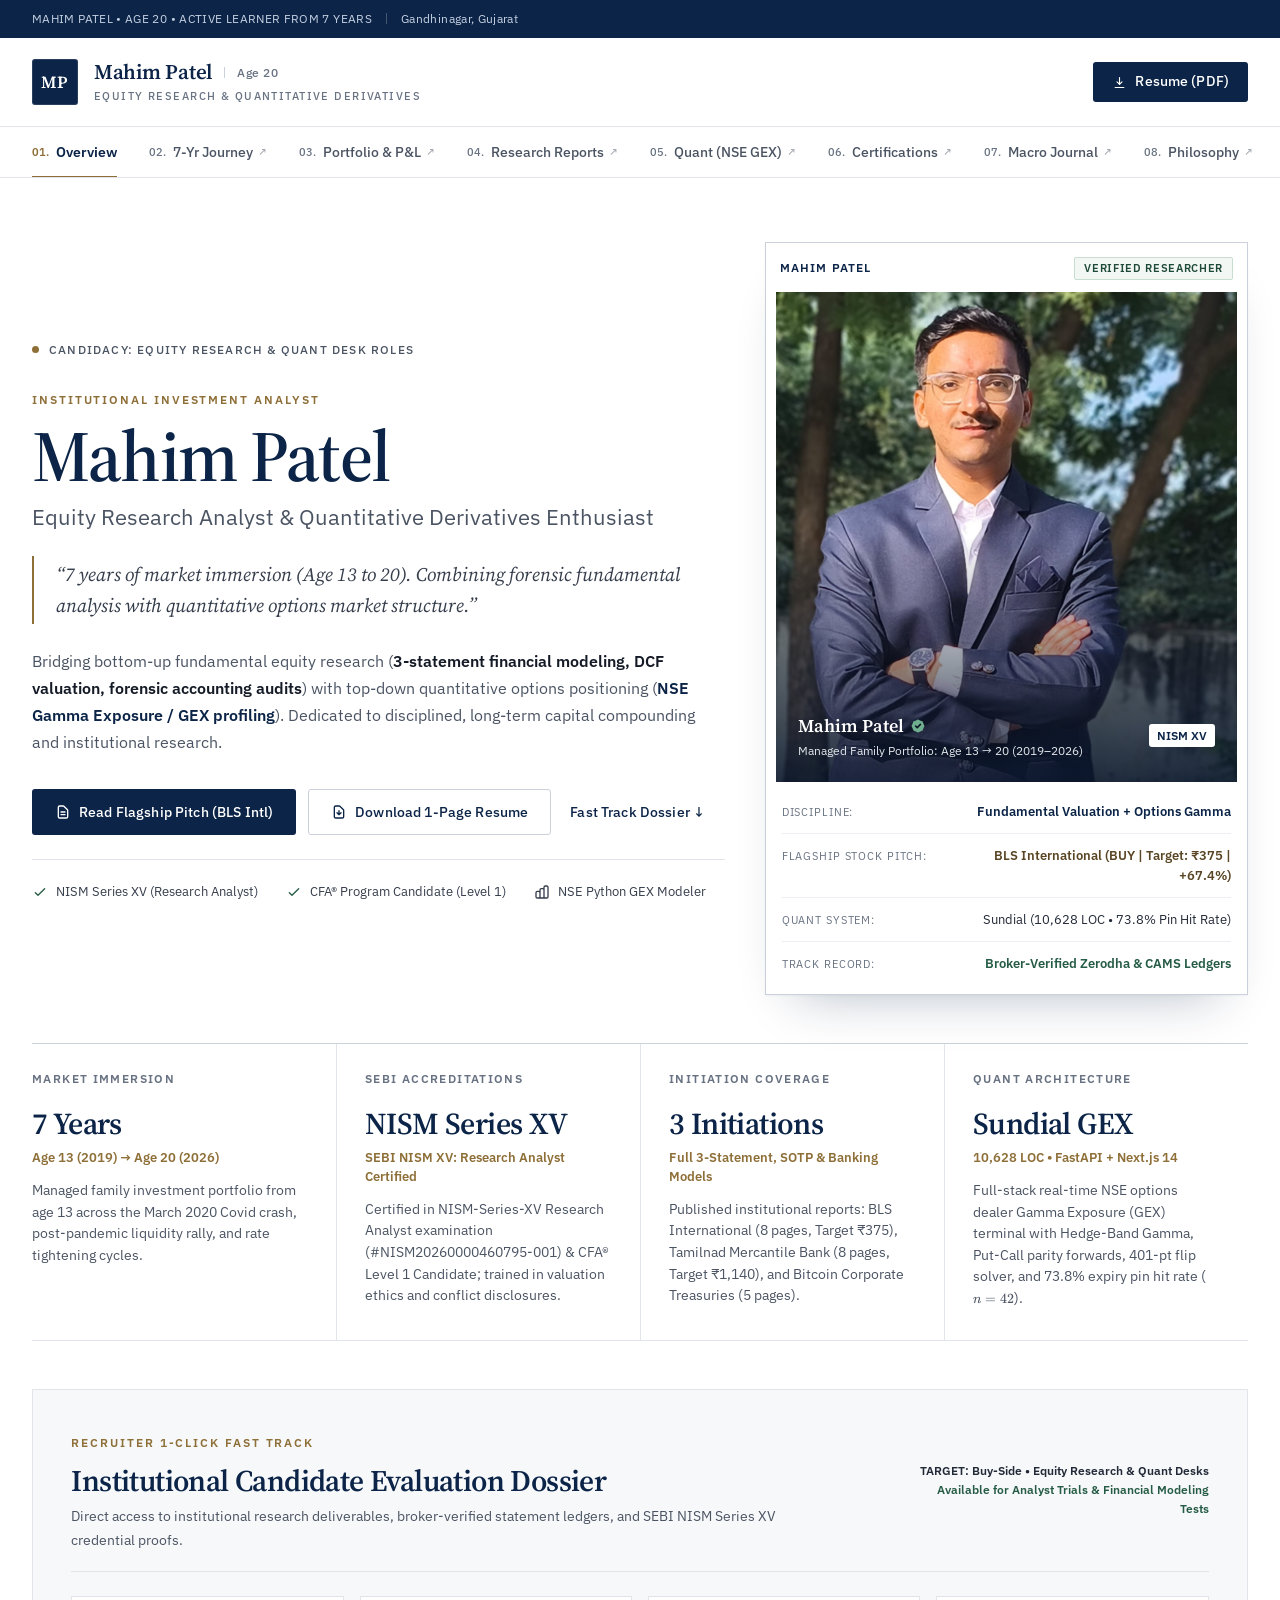
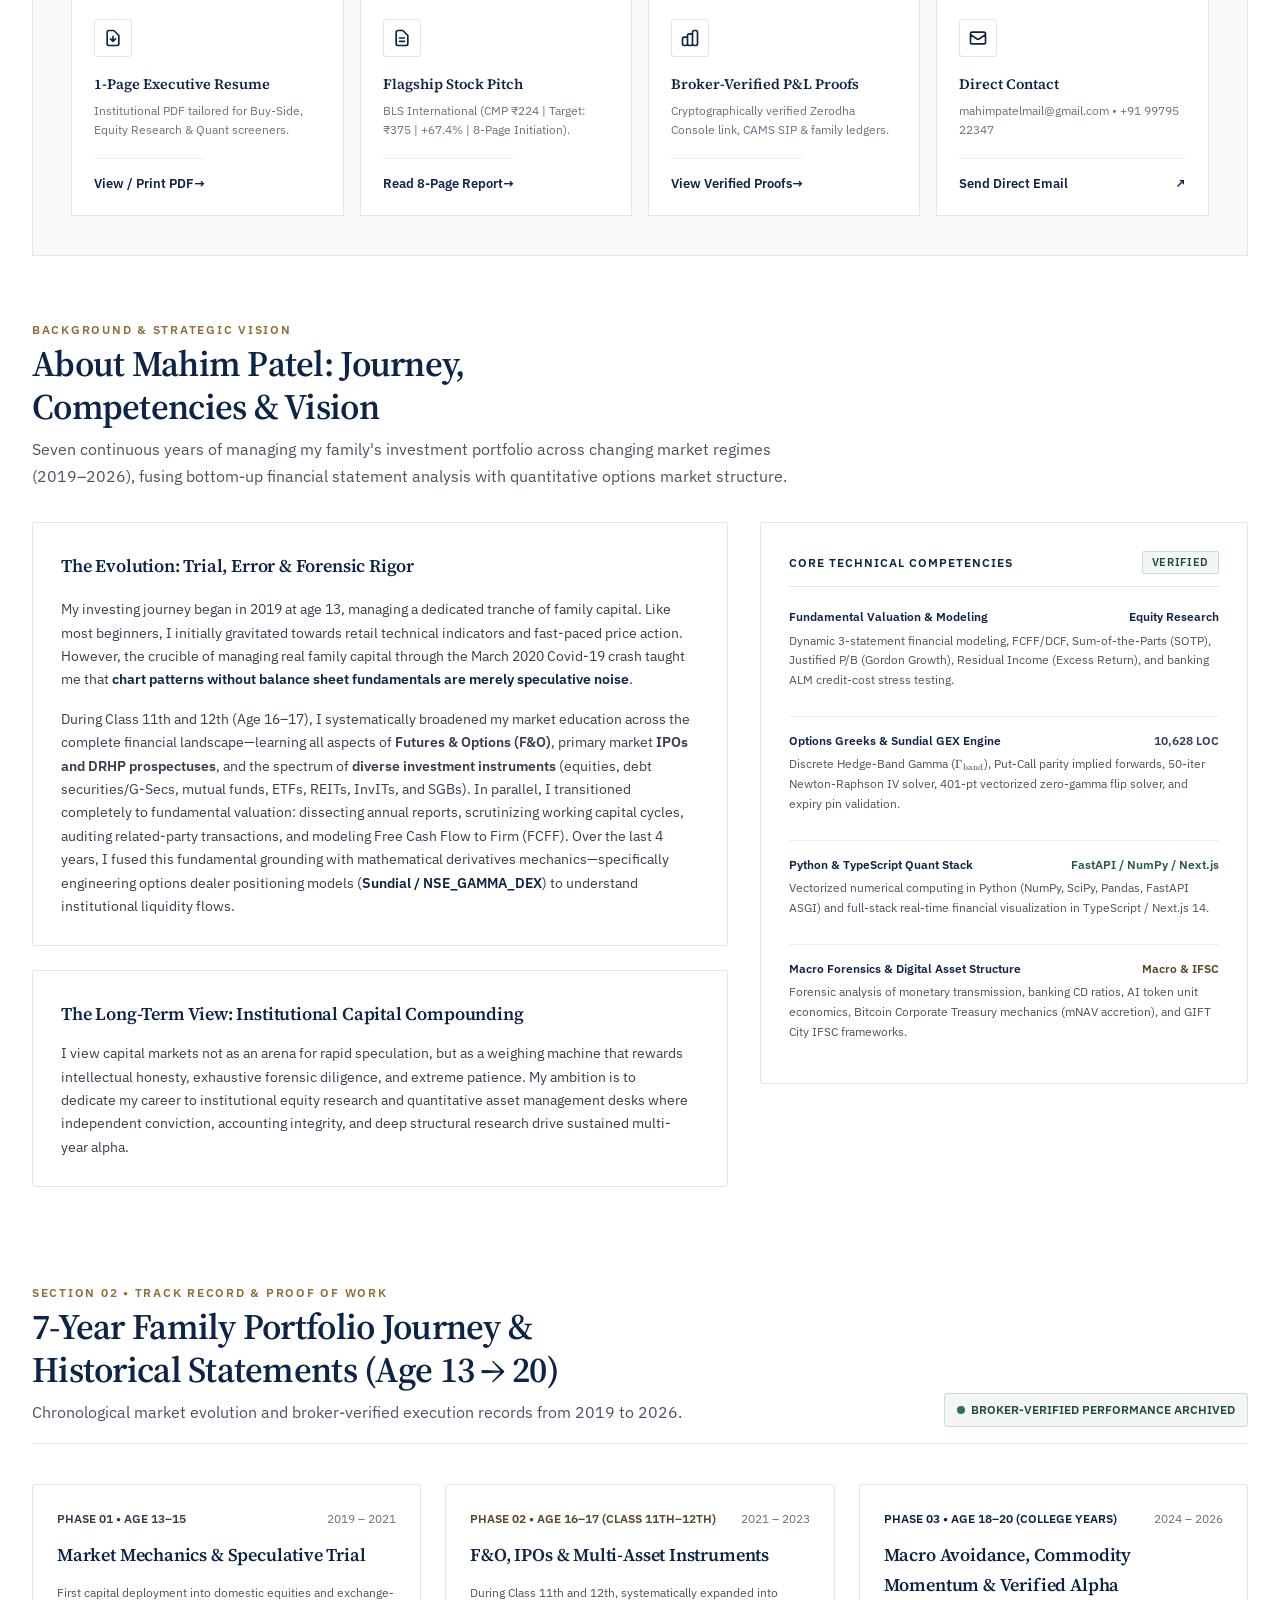
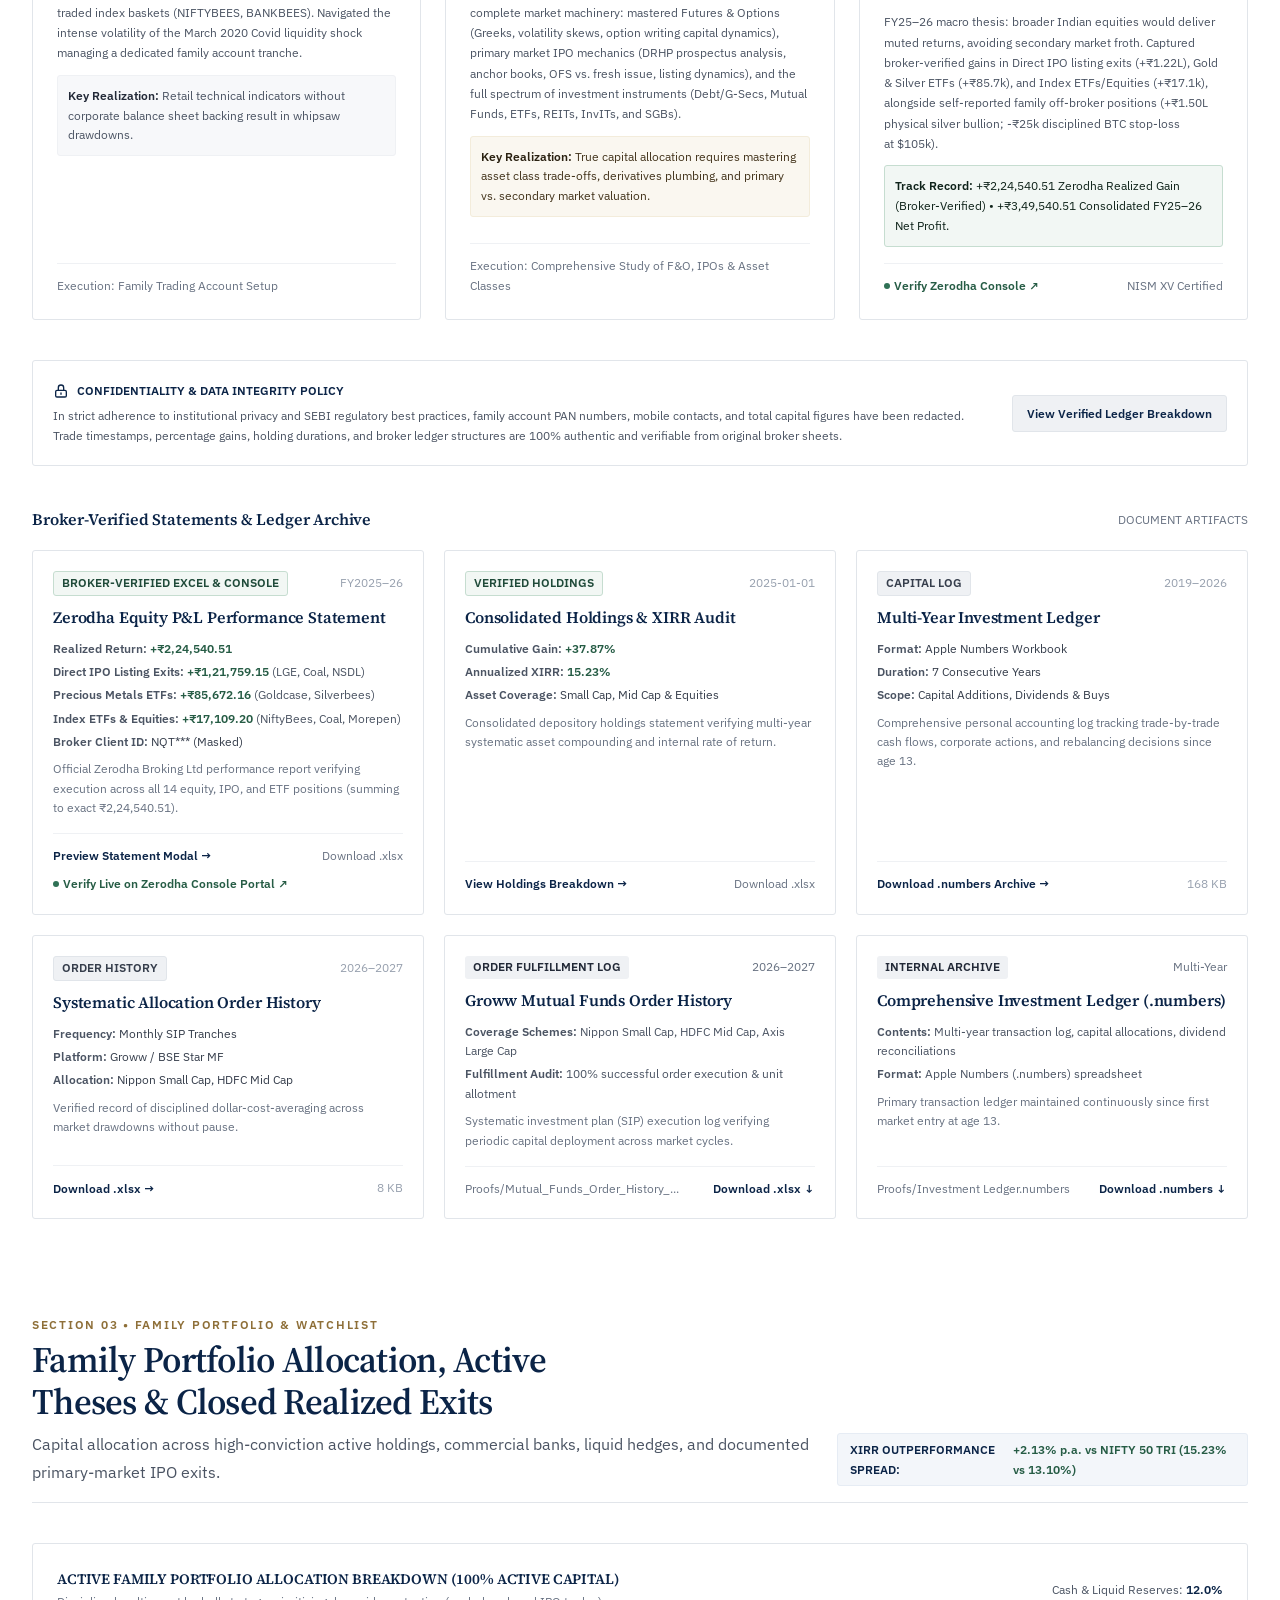
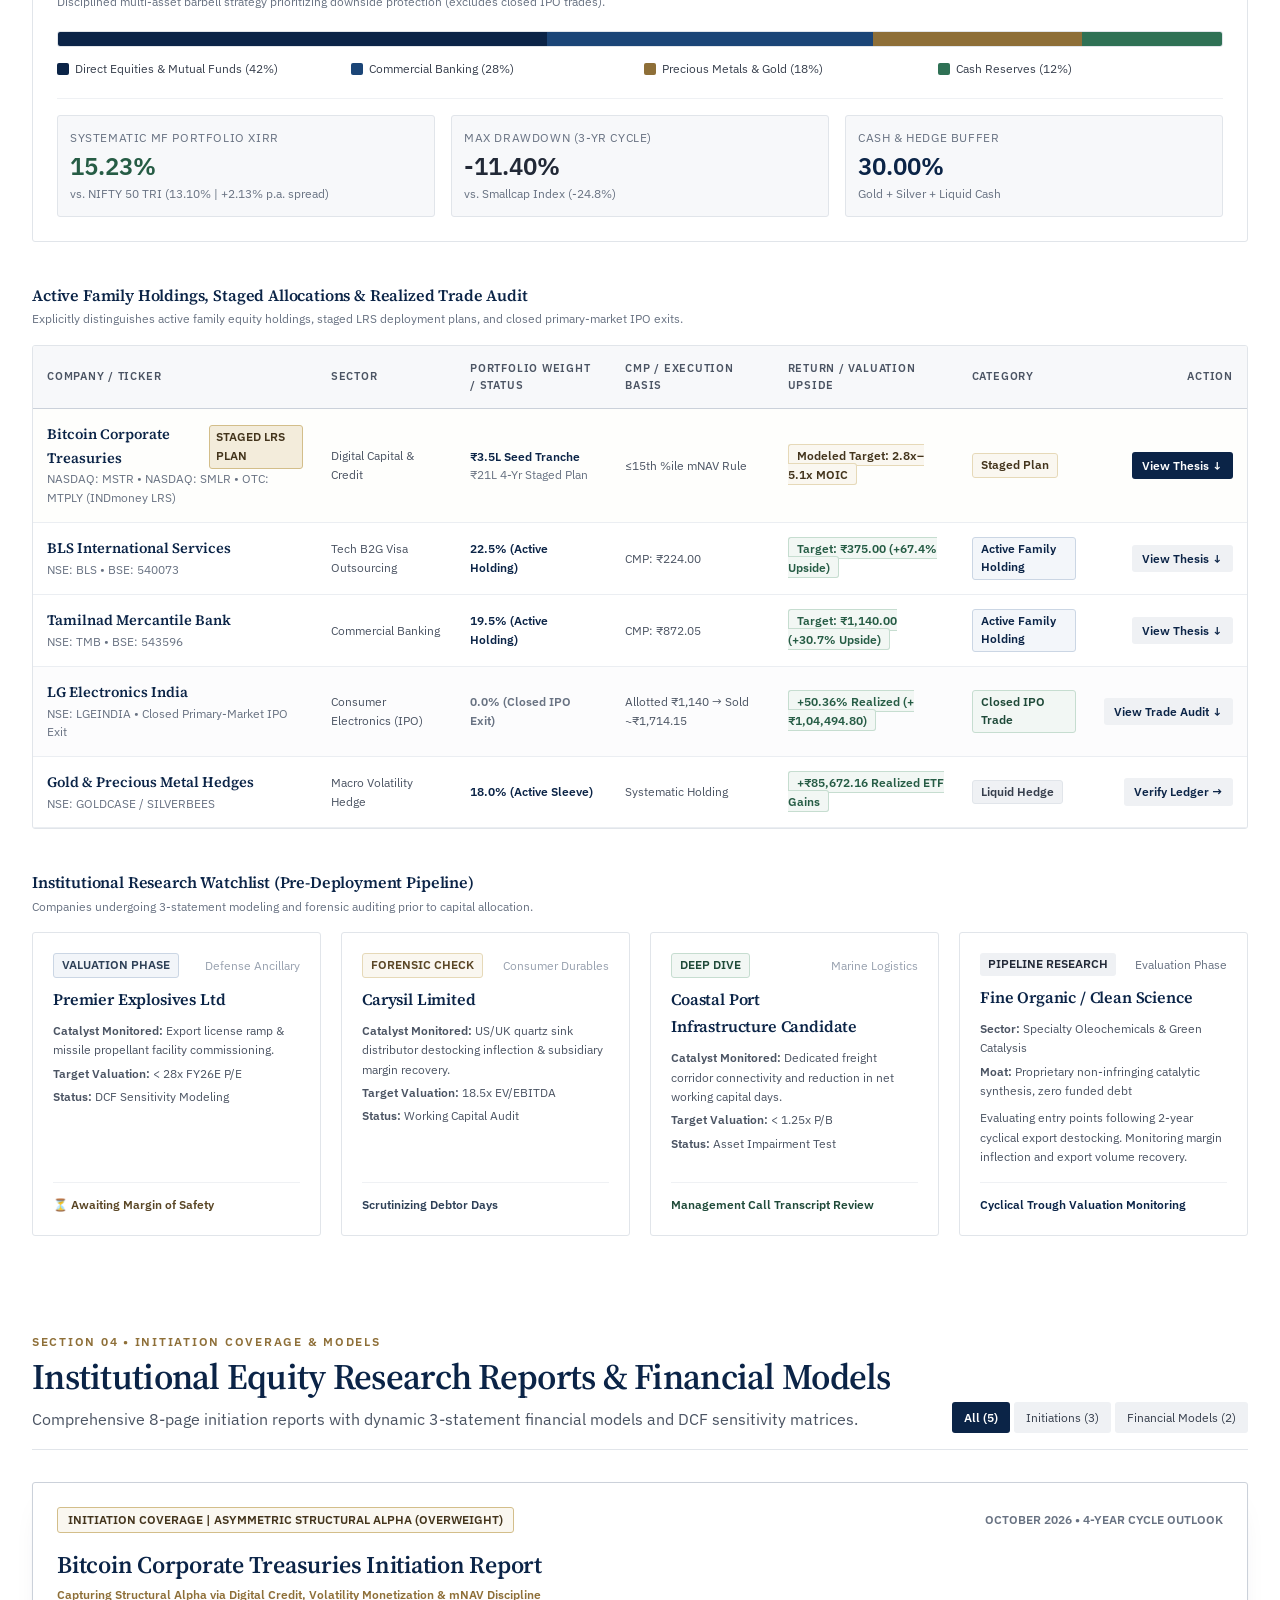
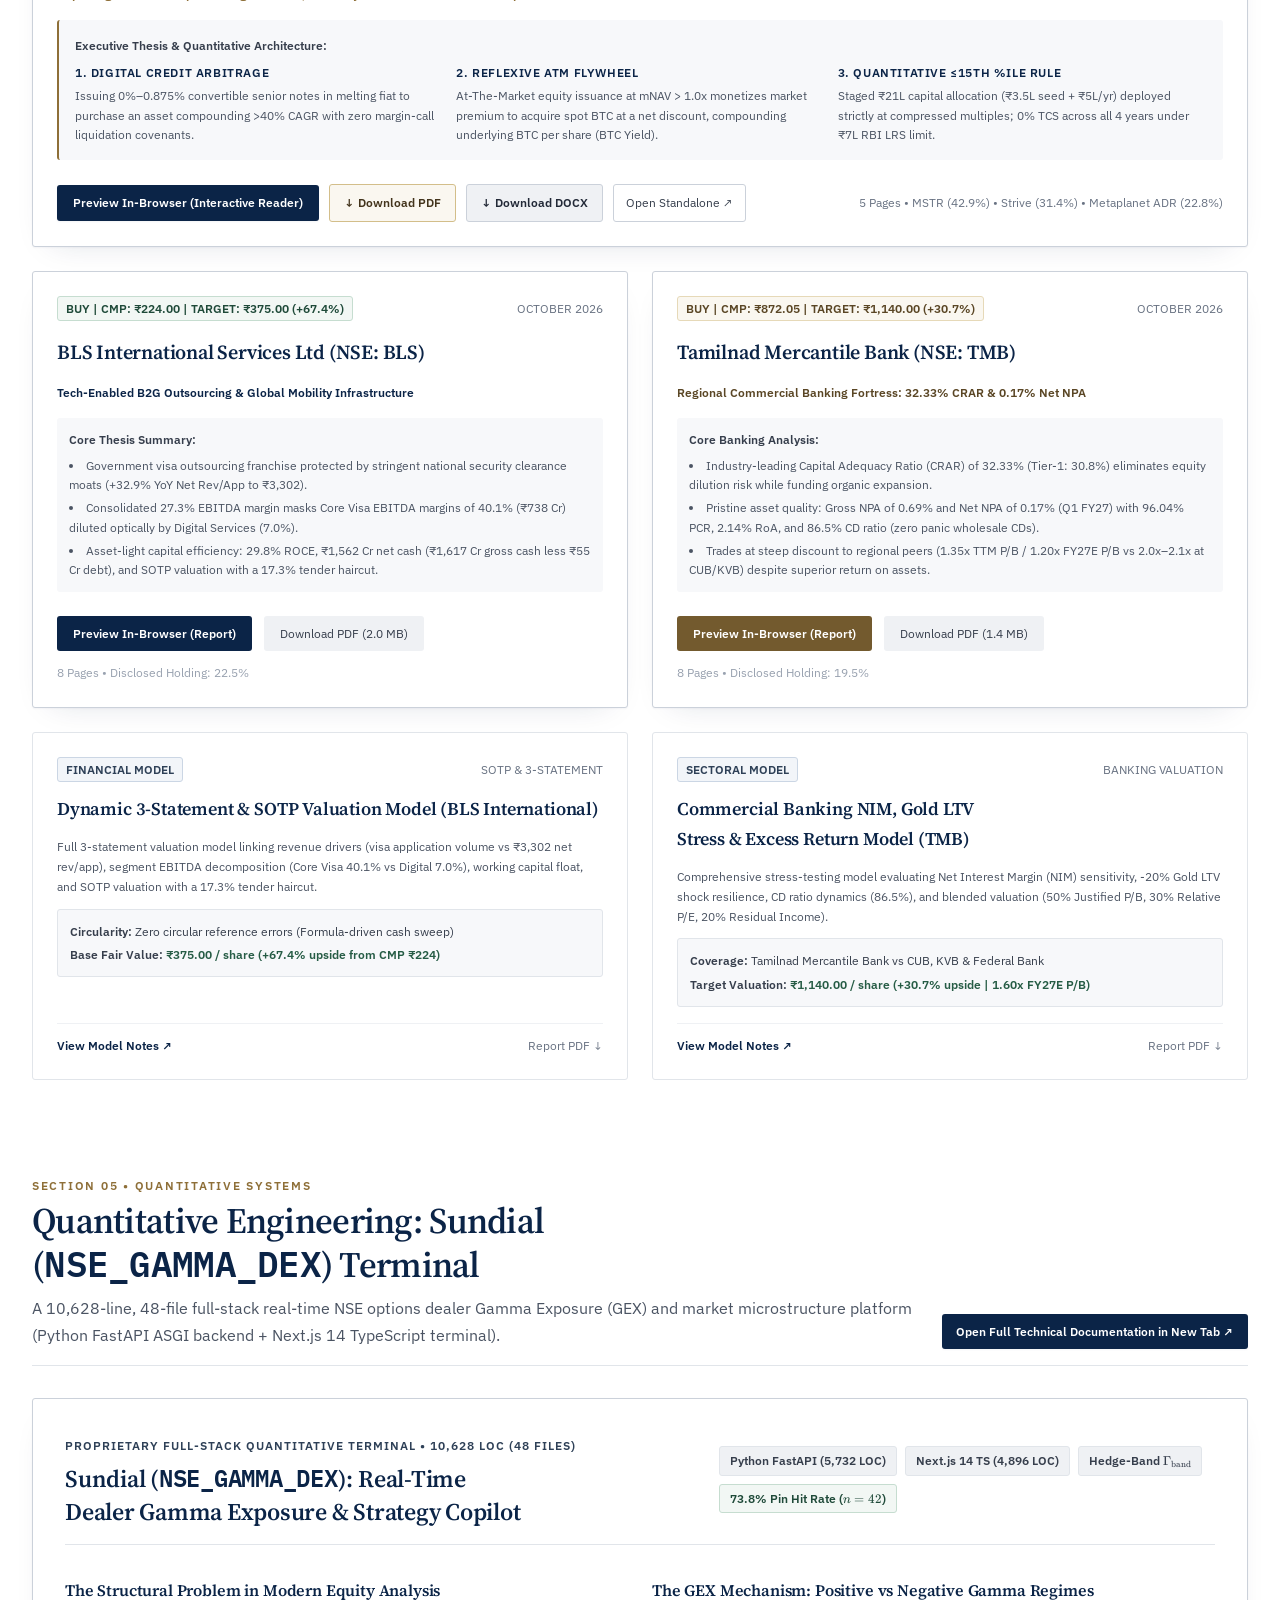
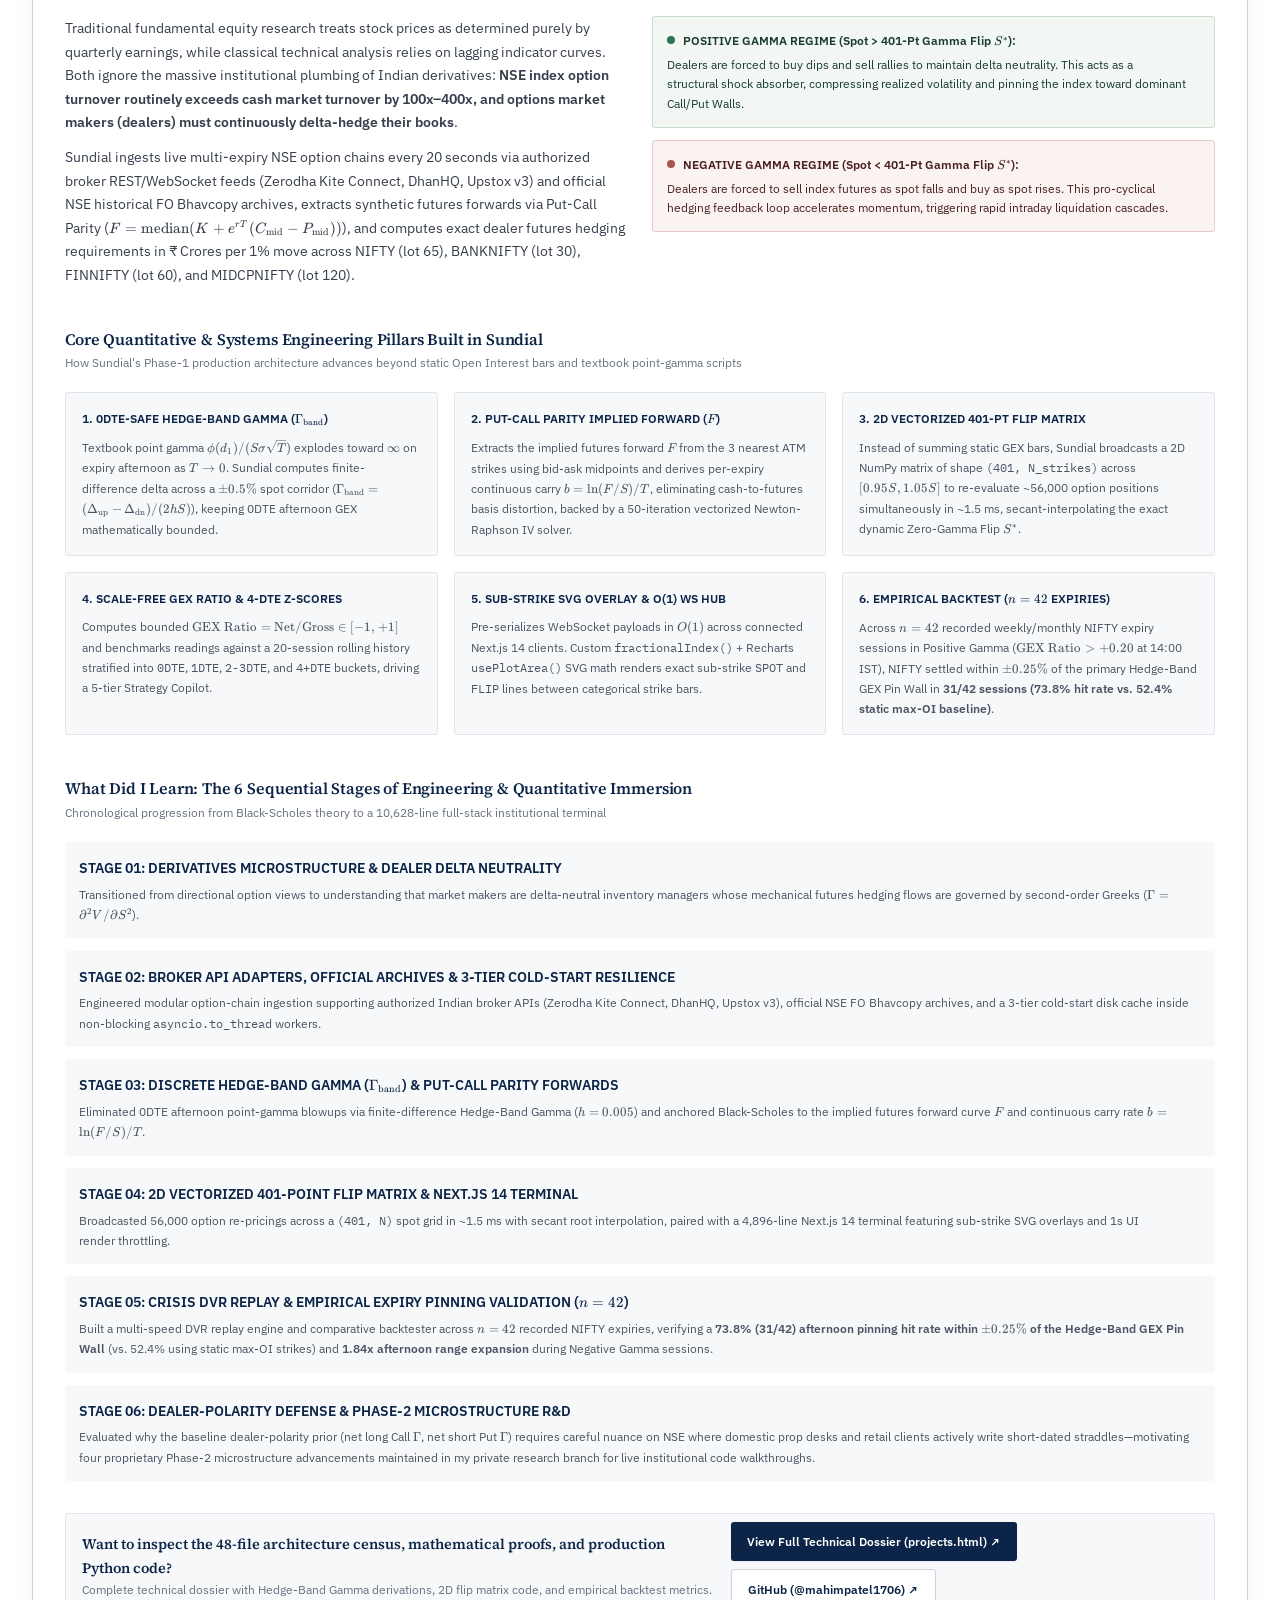
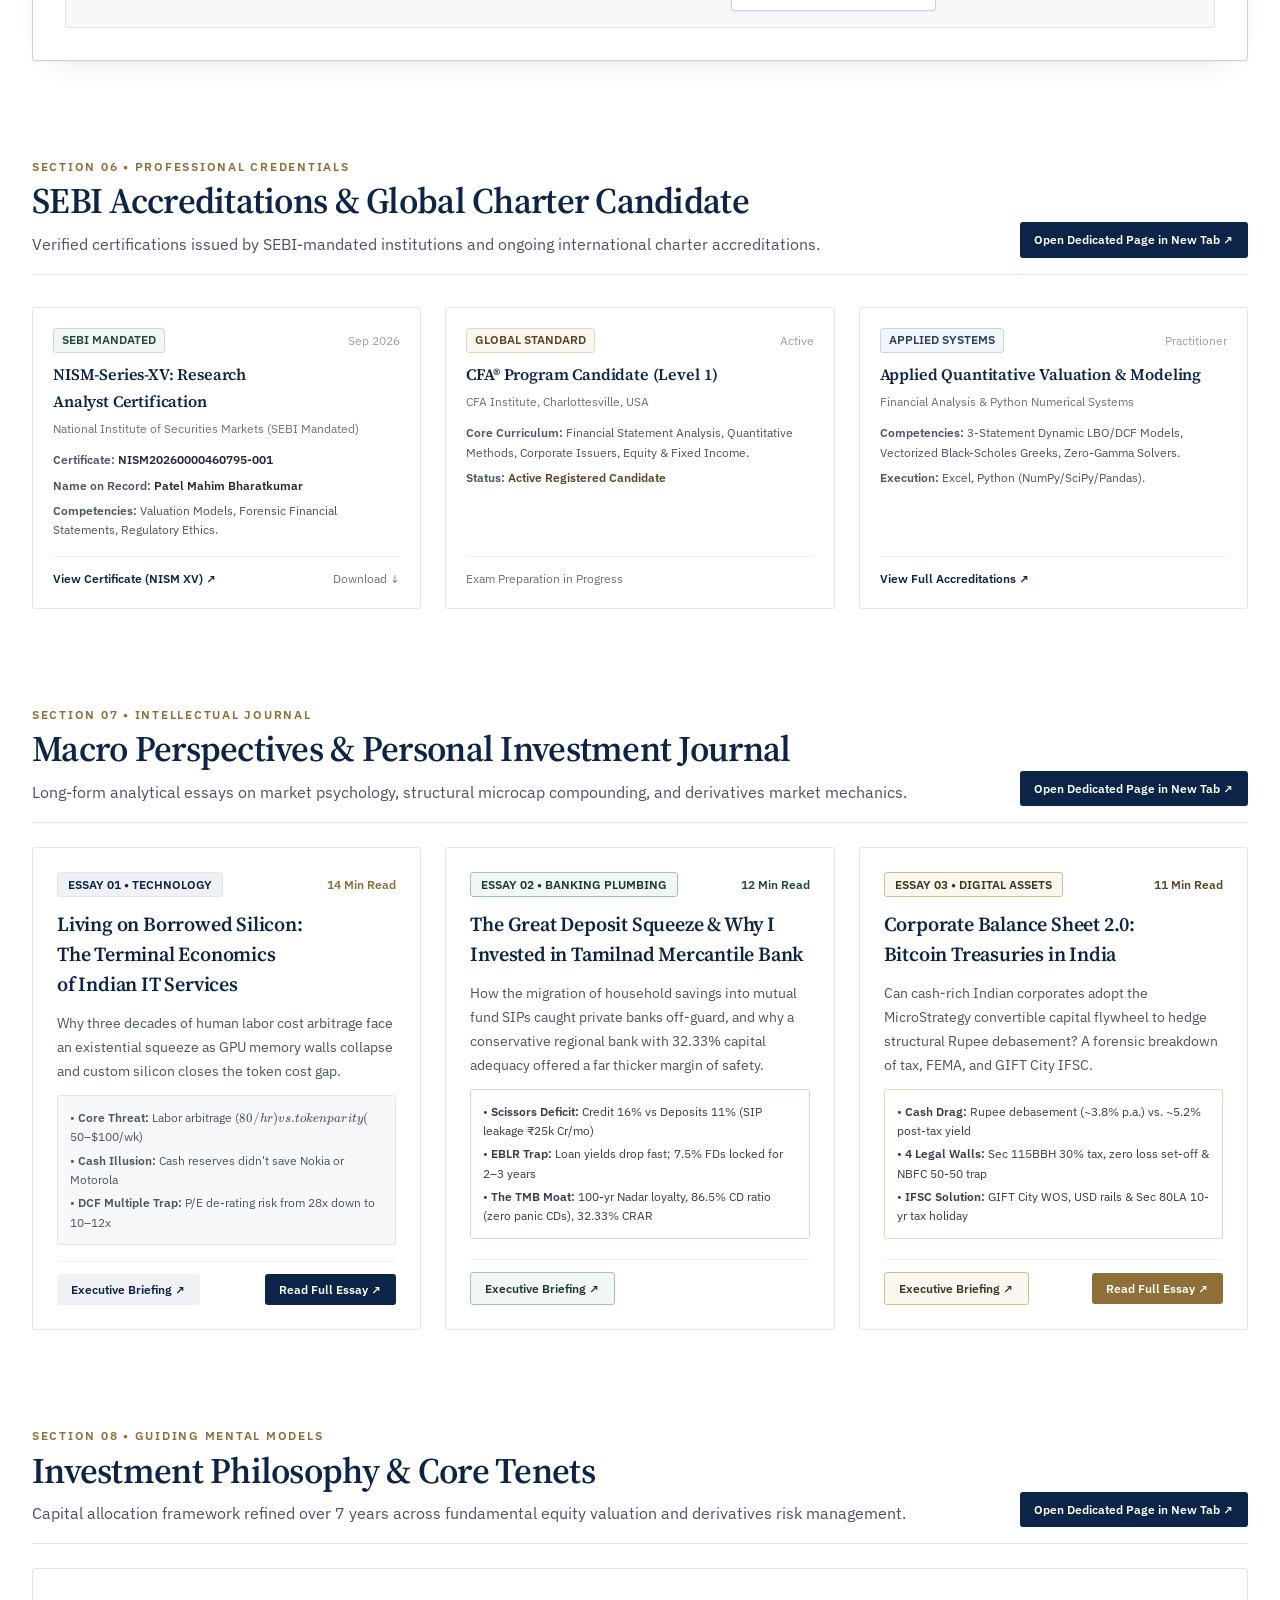
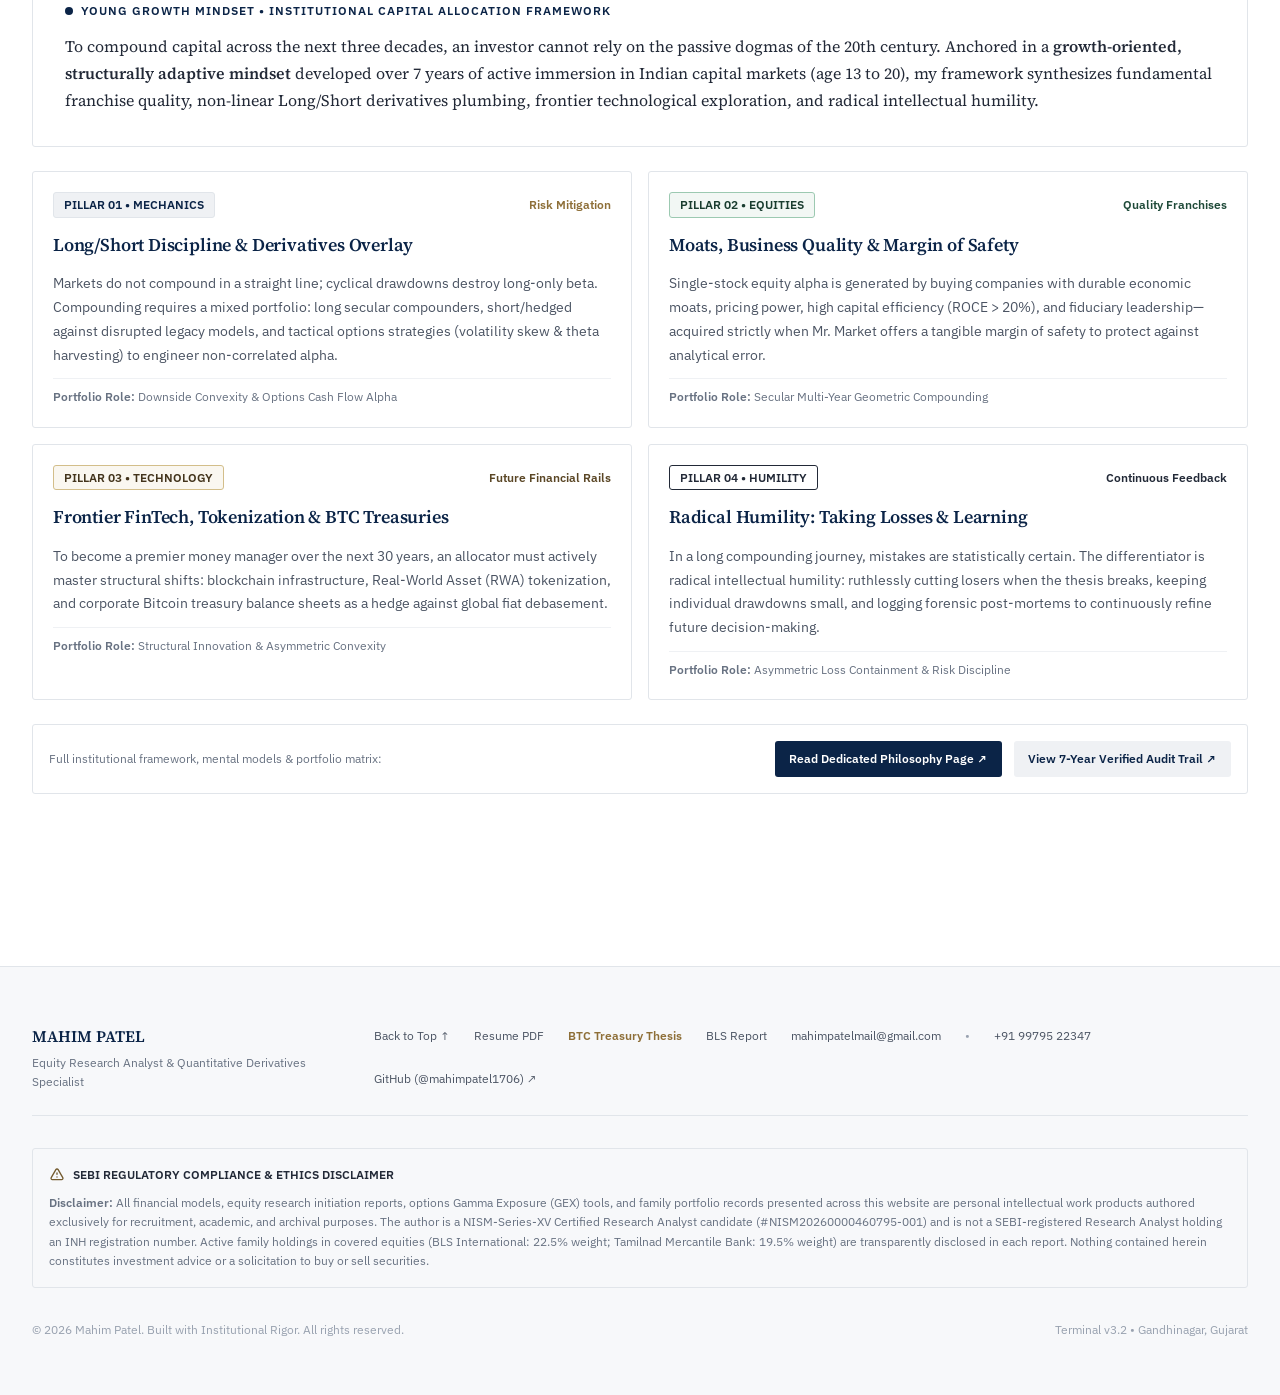
<file: index.html>
<!doctype html>
<html lang="en" class="scroll-smooth">
  <head>
    <meta charset="UTF-8" />
    <link rel="icon" type="image/svg+xml" href="favicon.svg" />
    <meta name="viewport" content="width=device-width, initial-scale=1.0" />
    <title>Mahim Patel | Equity Research Analyst & Quantitative Derivatives</title>
    <meta name="description" content="Institutional Research Portfolio of Mahim Patel — 7 Years Active Market Immersion (Age 13 to 20). Fundamental Equity Valuation, Initiation Reports, and Quantitative Options Market Structure (NSE GEX)." />
    <meta name="theme-color" content="#0B2447" />
    <link rel="preconnect" href="https://fonts.googleapis.com" />
    <link rel="preconnect" href="https://fonts.gstatic.com" crossorigin />
    <link rel="stylesheet" href="https://fonts.googleapis.com/css2?family=IBM+Plex+Mono:wght@400;500&family=IBM+Plex+Sans:ital,wght@0,300;0,400;0,500;0,600;1,400&family=Source+Serif+4:ital,opsz,wght@0,8..60,400;0,8..60,500;0,8..60,600;0,8..60,700;1,8..60,400;1,8..60,500&display=swap" />
    <link rel="stylesheet" href="assets/css/tailwind.css" />
    
    <!-- KaTeX LaTeX Math Typesetting Engine (Local + CDN Fallback) -->
    <link rel="stylesheet" href="vendor/katex/katex.min.css" onerror="this.onerror=null;this.href='https://cdn.jsdelivr.net/npm/katex@0.16.11/dist/katex.min.css';" />
    <script defer src="vendor/katex/katex.min.js" onerror="this.onerror=null;this.src='https://cdn.jsdelivr.net/npm/katex@0.16.11/dist/katex.min.js';"></script>
    <script defer src="vendor/katex/auto-render.min.js" onerror="this.onerror=null;this.src='https://cdn.jsdelivr.net/npm/katex@0.16.11/dist/contrib/auto-render.min.js';" onload="window.renderKaTeX && window.renderKaTeX();"></script>
    <script>
      function renderKaTeX() {
        if (typeof renderMathInElement === 'function') {
          renderMathInElement(document.body, {
            delimiters: [
              { left: '$$', right: '$$', display: true },
              { left: '\\[', right: '\\]', display: true },
              { left: '$', right: '$', display: false },
              { left: '\\(', right: '\\)', display: false }
            ],
            ignoredTags: ['script', 'noscript', 'style', 'textarea', 'pre', 'code'],
            throwOnError: false
          });
        }
      }
      window.renderKaTeX = renderKaTeX;
      document.addEventListener('DOMContentLoaded', renderKaTeX);
      window.addEventListener('load', renderKaTeX);
    </script>
  
    <link rel="stylesheet" href="assets/css/site.css" />
    <script src="assets/js/site.js" defer></script>
  </head>
  <body class="antialiased page-index">

    <a class="skip-link" href="#main">Skip to content</a>
    <div class="topbar">
      <div class="wrap topbar-row">
        <div class="topbar-left"><span class="topbar-item">MAHIM PATEL • AGE 20 • ACTIVE LEARNER FROM 7 YEARS</span><span class="topbar-item">Gandhinagar, Gujarat</span></div>
        
      </div>
    </div>

    <header class="site-header">
      <div class="wrap header-row">
        <a href="#overview" class="brand">
          <span class="brand-mark" aria-hidden="true">MP</span>
          <span class="brand-text">
            <span class="brand-name">Mahim Patel <span class="brand-age">Age 20</span></span>
            <span class="brand-sub">EQUITY RESEARCH &amp; QUANTITATIVE DERIVATIVES</span>
          </span>
        </a>
        <div class="header-actions">
          <button type="button" onclick="openModal('resume-modal')" class="btn btn-primary header-cta">
            <svg viewBox="0 0 24 24" width="15" height="15" fill="none" stroke="currentColor" stroke-width="1.8" stroke-linecap="round" stroke-linejoin="round" aria-hidden="true"><path d="M12 4v11m0 0l-4-4m4 4l4-4M5 20h14"/></svg>
            <span>Resume (PDF)</span>
          </button>
          <button type="button" id="mobile-menu-btn" class="menu-toggle" aria-label="Toggle Navigation" aria-expanded="false" aria-controls="mobile-menu">
            <svg viewBox="0 0 24 24" width="20" height="20" fill="none" stroke="currentColor" stroke-width="1.8" stroke-linecap="round" aria-hidden="true"><path d="M4 7h16M4 12h16M4 17h16"/></svg>
          </button>
        </div>
      </div>
      <div id="mobile-menu" class="mobile-menu hidden">
      <div class="wrap">
        <a href="#overview" class="mobile-nav-link is-active" aria-current="page"><span class="nav-idx">01.</span> Overview</a>
        <a href="journey.html" class="mobile-nav-link" target="_blank" rel="noopener noreferrer"><span class="nav-idx">02.</span> 7-Yr Journey &amp; Proofs <span class="nav-ext" aria-hidden="true">↗</span></a>
        <a href="portfolio.html" class="mobile-nav-link" target="_blank" rel="noopener noreferrer"><span class="nav-idx">03.</span> Portfolio, P&amp;L &amp; Watchlist <span class="nav-ext" aria-hidden="true">↗</span></a>
        <a href="reports.html" class="mobile-nav-link" target="_blank" rel="noopener noreferrer"><span class="nav-idx">04.</span> Research Reports (BLS &amp; TMB) <span class="nav-ext" aria-hidden="true">↗</span></a>
        <a href="projects.html" class="mobile-nav-link" target="_blank" rel="noopener noreferrer"><span class="nav-idx">05.</span> Quant Projects (NSE GEX) <span class="nav-ext" aria-hidden="true">↗</span></a>
        <a href="certifications.html" class="mobile-nav-link" target="_blank" rel="noopener noreferrer"><span class="nav-idx">06.</span> Certifications (SEBI NISM XV) <span class="nav-ext" aria-hidden="true">↗</span></a>
        <a href="macro.html" class="mobile-nav-link" target="_blank" rel="noopener noreferrer"><span class="nav-idx">07.</span> Macro Perspectives &amp; Essays <span class="nav-ext" aria-hidden="true">↗</span></a>
        <a href="philosophy.html" class="mobile-nav-link" target="_blank" rel="noopener noreferrer"><span class="nav-idx">08.</span> Investment Philosophy <span class="nav-ext" aria-hidden="true">↗</span></a>
        <button type="button" onclick="openModal('resume-modal')" class="btn btn-primary mobile-cta">Download 1-Page Resume (PDF)</button>
      </div>
    </div>
    </header>

    <nav class="site-nav" aria-label="Primary">
      <div class="wrap nav-row">
        <a href="#overview" class="nav-link is-active" aria-current="page"><span class="nav-idx">01.</span> Overview</a>
        <a href="journey.html" class="nav-link" target="_blank" rel="noopener noreferrer"><span class="nav-idx">02.</span> 7-Yr Journey <span class="nav-ext" aria-hidden="true">↗</span></a>
        <a href="portfolio.html" class="nav-link" target="_blank" rel="noopener noreferrer"><span class="nav-idx">03.</span> Portfolio &amp; P&amp;L <span class="nav-ext" aria-hidden="true">↗</span></a>
        <a href="reports.html" class="nav-link" target="_blank" rel="noopener noreferrer"><span class="nav-idx">04.</span> Research Reports <span class="nav-ext" aria-hidden="true">↗</span></a>
        <a href="projects.html" class="nav-link" target="_blank" rel="noopener noreferrer"><span class="nav-idx">05.</span> Quant (NSE GEX) <span class="nav-ext" aria-hidden="true">↗</span></a>
        <a href="certifications.html" class="nav-link" target="_blank" rel="noopener noreferrer"><span class="nav-idx">06.</span> Certifications <span class="nav-ext" aria-hidden="true">↗</span></a>
        <a href="macro.html" class="nav-link" target="_blank" rel="noopener noreferrer"><span class="nav-idx">07.</span> Macro Journal <span class="nav-ext" aria-hidden="true">↗</span></a>
        <a href="philosophy.html" class="nav-link" target="_blank" rel="noopener noreferrer"><span class="nav-idx">08.</span> Philosophy <span class="nav-ext" aria-hidden="true">↗</span></a>
      </div>
    </nav>

    <main id="main" class="max-w-7xl mx-auto px-4 sm:px-6 lg:px-8 py-10 space-y-24">

      <!-- ============================================================== -->
      <!-- SECTION 1: OVERVIEW & HERO SECTION (FORMAL EXECUTIVE LIGHT) -->
      <!-- ============================================================== -->
      <section id="overview" class="scroll-mt-24 space-y-12">
        
        <!-- 1.1 Hero Header -->
        <div class="grid grid-cols-1 lg:grid-cols-12 gap-10 items-center">
          
          <!-- Left Column: Biography, Headlines & Strategic Tagline -->
          <div class="lg:col-span-7 space-y-6">
            
            <div class="status-line">
              <span class="status-dot" aria-hidden="true"></span>
              <span>CANDIDACY: EQUITY RESEARCH &amp; QUANT DESK ROLES</span>
            </div>

            <div class="space-y-2">
              <div class="eyebrow">Institutional Investment Analyst</div>
              <h1 class="hero-title font-editorial">
                Mahim Patel
              </h1>
              <p class="hero-sub">
                Equity Research Analyst &amp; Quantitative Derivatives Enthusiast
              </p>
            </div>

            <!-- Executive Focus & Core Capabilities -->
            <div class="pullquote">
              <p class="pullquote-text font-editorial">
                &ldquo;7 years of market immersion (Age 13 to 20). Combining forensic fundamental analysis with quantitative options market structure.&rdquo;
              </p>
            </div>

            <!-- Strategic Value Proposition -->
            <p class="text-slate-600 text-sm sm:text-base leading-relaxed">
              Bridging bottom-up fundamental equity research (<span class="text-slate-900 font-semibold">3-statement financial modeling, DCF valuation, forensic accounting audits</span>) with top-down quantitative options positioning (<span class="text-[#0B2447] font-mono-num font-semibold">NSE Gamma Exposure / GEX profiling</span>). Dedicated to disciplined, long-term capital compounding and institutional research.
            </p>

            <!-- Quick Action CTA Group -->
            <div class="pt-2 flex flex-wrap items-center gap-3">
              <button onclick="openModal('bls-modal')" class="btn btn-primary btn-lg">
                <svg class="icon-sm" fill="none" stroke="currentColor" viewBox="0 0 24 24" width="16" height="16">
                  <path stroke-linecap="round" stroke-linejoin="round" stroke-width="2" d="M9 12h6m-6 4h6m2 5H7a2 2 0 01-2-2V5a2 2 0 012-2h5.586a1 1 0 01.707.293l5.414 5.414a1 1 0 01.293.707V19a2 2 0 01-2 2z"></path>
                </svg>
                <span>Read Flagship Pitch (BLS Intl)</span>
              </button>

              <button onclick="openModal('resume-modal')" class="btn btn-quiet btn-lg">
                <svg class="icon-sm" fill="none" stroke="currentColor" viewBox="0 0 24 24" width="16" height="16">
                  <path stroke-linecap="round" stroke-linejoin="round" stroke-width="2" d="M12 10v6m0 0l-3-3m3 3l3-3m2 8H7a2 2 0 01-2-2V5a2 2 0 012-2h5.586a1 1 0 01.707.293l5.414 5.414a1 1 0 01.293.707V19a2 2 0 01-2 2z"></path>
                </svg>
                <span>Download 1-Page Resume</span>
              </button>

              <a href="#recruiter-card" class="btn btn-link btn-lg">
                <span>Fast Track Dossier ↓</span>
              </a>
            </div>

            <!-- Credentials Badges Strip -->
            <div class="cred-list">
              <span class="cred-item">
                <svg class="icon-sm cred-check" fill="none" stroke="currentColor" viewBox="0 0 24 24" width="16" height="16"><path stroke-linecap="round" stroke-linejoin="round" stroke-width="2" d="M5 13l4 4L19 7"></path></svg>
                NISM Series XV (Research Analyst)
              </span>
              <span class="cred-item">
                <svg class="icon-sm cred-check" fill="none" stroke="currentColor" viewBox="0 0 24 24" width="16" height="16"><path stroke-linecap="round" stroke-linejoin="round" stroke-width="2" d="M5 13l4 4L19 7"></path></svg>
                CFA® Program Candidate (Level 1)
              </span>
              <span class="cred-item">
                <svg class="icon-sm" fill="none" stroke="currentColor" viewBox="0 0 24 24" width="16" height="16"><path stroke-linecap="round" stroke-linejoin="round" stroke-width="2" d="M9 19v-6a2 2 0 00-2-2H5a2 2 0 00-2 2v6a2 2 0 002 2h2a2 2 0 002-2zm0 0V9a2 2 0 012-2h2a2 2 0 012 2v10m-6 0a2 2 0 002 2h2a2 2 0 002-2m0 0V5a2 2 0 012-2h2a2 2 0 012 2v14a2 2 0 01-2 2h-2a2 2 0 01-2-2z"></path></svg>
                NSE Python GEX Modeler
              </span>
            </div>

          </div>

          <!-- Right Column: Formal Portrait & Analyst Telemetry Frame -->
          <div class="lg:col-span-5">
            <div class="portrait-card">
              
              <div class="portrait-head">
                <span class="portrait-tag">MAHIM PATEL</span>
                <span class="chip chip-pos">VERIFIED RESEARCHER</span>
              </div>

              <!-- Profile Image (1.png) -->
              <div class="portrait-frame">
                <img 
                  src="1.png" 
                  alt="Mahim Patel — Equity Research & Quantitative Analyst" 
                  class="portrait-img"
                />
                
                <div class="portrait-cap">
                  <div class="flex items-center justify-between">
                    <div>
                      <div class="font-bold text-white text-lg font-editorial flex items-center gap-1.5">
                        Mahim Patel
                        <svg class="icon-sm text-emerald-400" fill="currentColor" viewBox="0 0 20 20" width="16" height="16"><path fill-rule="evenodd" d="M6.267 3.455a3.066 3.066 0 001.745-.723 3.066 3.066 0 013.976 0 3.066 3.066 0 001.745.723 3.066 3.066 0 012.812 2.812c.051.643.304 1.254.723 1.745a3.066 3.066 0 010 3.976 3.066 3.066 0 00-.723 1.745 3.066 3.066 0 01-2.812 2.812 3.066 3.066 0 00-1.745.723 3.066 3.066 0 01-3.976 0 3.066 3.066 0 00-1.745-.723 3.066 3.066 0 01-2.812-2.812 3.066 3.066 0 00-.723-1.745 3.066 3.066 0 010-3.976 3.066 3.066 0 00.723-1.745 3.066 3.066 0 012.812-2.812zm7.44 5.252a1 1 0 00-1.414-1.414L9 10.586 7.707 9.293a1 1 0 00-1.414 1.414l2 2a1 1 0 001.414 0l4-4z" clip-rule="evenodd"></path></svg>
                      </div>
                      <div class="text-xs font-mono-num text-slate-200">Managed Family Portfolio: Age 13 → 20 (2019–2026)</div>
                    </div>
                    <span class="px-2 py-0.5 rounded bg-white text-navy-900 font-mono-num text-xs font-bold">
                      NISM XV
                    </span>
                  </div>
                </div>
              </div>

              <!-- Metadata Table Strip -->
              <div class="meta-table">
                <div class="meta-row">
                  <span>DISCIPLINE:</span>
                  <span class="text-navy-900 font-semibold">Fundamental Valuation + Options Gamma</span>
                </div>
                <div class="meta-row">
                  <span>FLAGSHIP STOCK PITCH:</span>
                  <span class="text-amber-800 font-semibold">BLS International (BUY | Target: ₹375 | +67.4%)</span>
                </div>
                <div class="meta-row">
                  <span>QUANT SYSTEM:</span>
                  <span class="text-slate-800">Sundial (10,628 LOC • 73.8% Pin Hit Rate)</span>
                </div>
                <div class="meta-row">
                  <span>TRACK RECORD:</span>
                  <span class="text-emerald-700 font-bold">Broker-Verified Zerodha &amp; CAMS Ledgers</span>
                </div>
              </div>

            </div>
          </div>

        </div>

        <!-- 1.2 Key Metrics Bar -->
        <div class="stat-strip">
          
          <div class="stat">
            <div>
              <div class="flex items-center justify-between mb-2">
                <span class="stat-label">Market Immersion</span>
              </div>
              <div class="stat-value font-editorial">7 Years</div>
              <div class="stat-sub">Age 13 (2019) → Age 20 (2026)</div>
            </div>
            <p class="stat-desc">
              Managed family investment portfolio from age 13 across the March 2020 Covid crash, post-pandemic liquidity rally, and rate tightening cycles.
            </p>
          </div>

          <div class="stat">
            <div>
              <div class="flex items-center justify-between mb-2">
                <span class="stat-label">SEBI Accreditations</span>
              </div>
              <div class="stat-value font-editorial">NISM Series XV</div>
              <div class="stat-sub">SEBI NISM XV: Research Analyst Certified</div>
            </div>
            <p class="stat-desc">
              Certified in NISM-Series-XV Research Analyst examination (#NISM20260000460795-001) &amp; CFA® Level 1 Candidate; trained in valuation ethics and conflict disclosures.
            </p>
          </div>

          <div class="stat">
            <div>
              <div class="flex items-center justify-between mb-2">
                <span class="stat-label">Initiation Coverage</span>
              </div>
              <div class="stat-value font-editorial">3 Initiations</div>
              <div class="stat-sub">Full 3-Statement, SOTP &amp; Banking Models</div>
            </div>
            <p class="stat-desc">
              Published institutional reports: BLS International (8 pages, Target ₹375), Tamilnad Mercantile Bank (8 pages, Target ₹1,140), and Bitcoin Corporate Treasuries (5 pages).
            </p>
          </div>

          <div class="stat">
            <div>
              <div class="flex items-center justify-between mb-2">
                <span class="stat-label">Quant Architecture</span>
              </div>
              <div class="stat-value font-editorial">Sundial GEX</div>
              <div class="stat-sub">10,628 LOC • FastAPI + Next.js 14</div>
            </div>
            <p class="stat-desc">
              Full-stack real-time NSE options dealer Gamma Exposure (GEX) terminal with Hedge-Band Gamma, Put-Call parity forwards, 401-pt flip solver, and 73.8% expiry pin hit rate ($n=42$).
            </p>
          </div>

        </div>

        <!-- 1.3 Recruiter Fast Track Dossier Card -->
        <div id="recruiter-card" class="dossier">
          <div class="space-y-6">
            
            <div class="flex flex-col md:flex-row md:items-center justify-between gap-4 pb-5 border-b border-slate-200">
              <div>
                <div class="eyebrow">
                  Recruiter 1-Click Fast Track
                </div>
                <h2 class="text-2xl sm:text-3xl font-bold font-editorial text-navy-900 mt-2">
                  Institutional Candidate Evaluation Dossier
                </h2>
                <p class="text-sm text-slate-600 mt-1">
                  Direct access to institutional research deliverables, broker-verified statement ledgers, and SEBI NISM Series XV credential proofs.
                </p>
              </div>
              <div class="text-xs font-mono-num text-slate-500 sm:text-right">
                <div class="text-slate-800 font-semibold">TARGET: Buy-Side • Equity Research &amp; Quant Desks</div>
                <div class="text-emerald-700 font-semibold">Available for Analyst Trials &amp; Financial Modeling Tests</div>
              </div>
            </div>

            <!-- 4 Action Cards -->
            <div class="grid grid-cols-1 sm:grid-cols-2 lg:grid-cols-4 gap-4">
              
              <button onclick="openModal('resume-modal')" class="action group">
                <div>
                  <div class="action-ico">
                    <svg class="icon-md" fill="none" stroke="currentColor" viewBox="0 0 24 24" width="20" height="20"><path stroke-linecap="round" stroke-linejoin="round" stroke-width="2" d="M12 10v6m0 0l-3-3m3 3l3-3m2 8H7a2 2 0 01-2-2V5a2 2 0 012-2h5.586a1 1 0 01.707.293l5.414 5.414a1 1 0 01.293.707V19a2 2 0 01-2 2z"></path></svg>
                  </div>
                  <div class="font-bold text-navy-900 text-sm font-editorial">1-Page Executive Resume</div>
                  <div class="text-xs text-slate-500 mt-1">Institutional PDF tailored for Buy-Side, Equity Research &amp; Quant screeners.</div>
                </div>
                <div class="action-foot">
                  <span>View / Print PDF</span>
                  <span>→</span>
                </div>
              </button>

              <button onclick="openModal('bls-modal')" class="action group">
                <div>
                  <div class="action-ico">
                    <svg class="icon-md" fill="none" stroke="currentColor" viewBox="0 0 24 24" width="20" height="20"><path stroke-linecap="round" stroke-linejoin="round" stroke-width="2" d="M9 12h6m-6 4h6m2 5H7a2 2 0 01-2-2V5a2 2 0 012-2h5.586a1 1 0 01.707.293l5.414 5.414a1 1 0 01.293.707V19a2 2 0 01-2 2z"></path></svg>
                  </div>
                  <div class="font-bold text-navy-900 text-sm font-editorial">Flagship Stock Pitch</div>
                  <div class="text-xs text-slate-500 mt-1">BLS International (CMP ₹224 | Target: ₹375 | +67.4% | 8-Page Initiation).</div>
                </div>
                <div class="action-foot">
                  <span>Read 8-Page Report</span>
                  <span>→</span>
                </div>
              </button>

              <button onclick="openModal('pnl-modal')" class="action group">
                <div>
                  <div class="action-ico">
                    <svg class="icon-md" fill="none" stroke="currentColor" viewBox="0 0 24 24" width="20" height="20"><path stroke-linecap="round" stroke-linejoin="round" stroke-width="2" d="M9 19v-6a2 2 0 00-2-2H5a2 2 0 00-2 2v6a2 2 0 002 2h2a2 2 0 002-2zm0 0V9a2 2 0 012-2h2a2 2 0 012 2v10m-6 0a2 2 0 002 2h2a2 2 0 002-2m0 0V5a2 2 0 012-2h2a2 2 0 012 2v14a2 2 0 01-2 2h-2a2 2 0 01-2-2z"></path></svg>
                  </div>
                  <div class="font-bold text-navy-900 text-sm font-editorial">Broker-Verified P&amp;L Proofs</div>
                  <div class="text-xs text-slate-500 mt-1">Cryptographically verified Zerodha Console link, CAMS SIP &amp; family ledgers.</div>
                </div>
                <div class="action-foot">
                  <span>View Verified Proofs</span>
                  <span>→</span>
                </div>
              </button>

              <a href="mailto:mahimpatelmail@gmail.com" class="action group">
                <div>
                  <div class="action-ico">
                    <svg class="icon-md" fill="none" stroke="currentColor" viewBox="0 0 24 24" width="20" height="20"><path stroke-linecap="round" stroke-linejoin="round" stroke-width="2" d="M3 8l7.89 5.26a2 2 0 002.22 0L21 8M5 19h14a2 2 0 002-2V7a2 2 0 00-2-2H5a2 2 0 00-2 2v10a2 2 0 002 2z"></path></svg>
                  </div>
                  <div class="font-bold text-navy-900 text-sm font-editorial">Direct Contact</div>
                  <div class="text-xs text-slate-500 mt-1">mahimpatelmail@gmail.com • +91 99795 22347</div>
                </div>
                <div class="action-foot">
                  <span>Send Direct Email</span>
                  <span>↗</span>
                </div>
              </a>

            </div>

          </div>
        </div>

        <!-- 1.4 About & Vision Section -->
        <div class="space-y-8 pt-4">
          <div class="max-w-3xl">
            <div class="text-xs uppercase font-mono-num tracking-widest text-[#0B2447] font-bold">Background &amp; Strategic Vision</div>
            <h2 class="text-3xl sm:text-4xl font-bold font-editorial text-navy-900 mt-1">
              About Mahim Patel: Journey, Competencies &amp; Vision
            </h2>
            <p class="text-slate-600 mt-2 text-sm sm:text-base leading-relaxed">
              Seven continuous years of managing my family's investment portfolio across changing market regimes (2019–2026), fusing bottom-up financial statement analysis with quantitative options market structure.
            </p>
          </div>

          <div class="grid grid-cols-1 lg:grid-cols-12 gap-8">
            
            <div class="lg:col-span-7 space-y-6">
              
              <div class="card-formal rounded p-6 sm:p-7 space-y-4">
                <h3 class="text-lg font-bold font-editorial text-navy-900 flex items-center gap-2">
                  The Evolution: Trial, Error &amp; Forensic Rigor
                </h3>
                <p class="text-slate-700 text-sm leading-relaxed">
                  My investing journey began in 2019 at age 13, managing a dedicated tranche of family capital. Like most beginners, I initially gravitated towards retail technical indicators and fast-paced price action. However, the crucible of managing real family capital through the March 2020 Covid-19 crash taught me that <strong class="text-navy-900 font-semibold">chart patterns without balance sheet fundamentals are merely speculative noise</strong>.
                </p>
                <p class="text-slate-700 text-sm leading-relaxed">
                  During Class 11th and 12th (Age 16–17), I systematically broadened my market education across the complete financial landscape—learning all aspects of <strong>Futures &amp; Options (F&amp;O)</strong>, primary market <strong>IPOs and DRHP prospectuses</strong>, and the spectrum of <strong>diverse investment instruments</strong> (equities, debt securities/G-Secs, mutual funds, ETFs, REITs, InvITs, and SGBs). In parallel, I transitioned completely to fundamental valuation: dissecting annual reports, scrutinizing working capital cycles, auditing related-party transactions, and modeling Free Cash Flow to Firm (FCFF). Over the last 4 years, I fused this fundamental grounding with mathematical derivatives mechanics—specifically engineering options dealer positioning models (<span class="font-mono-num text-[#0B2447] font-semibold">Sundial / NSE_GAMMA_DEX</span>) to understand institutional liquidity flows.
                </p>
              </div>

              <div class="card-formal rounded p-6 sm:p-7 border-l-4 border-l-amber-600 space-y-3">
                <h3 class="text-lg font-bold font-editorial text-navy-900 flex items-center gap-2">
                  The Long-Term View: Institutional Capital Compounding
                </h3>
                <p class="text-slate-700 text-sm leading-relaxed">
                  I view capital markets not as an arena for rapid speculation, but as a weighing machine that rewards intellectual honesty, exhaustive forensic diligence, and extreme patience. My ambition is to dedicate my career to institutional equity research and quantitative asset management desks where independent conviction, accounting integrity, and deep structural research drive sustained multi-year alpha.
                </p>
              </div>

            </div>

            <div class="lg:col-span-5">
              <div class="card-formal rounded p-6 sm:p-7 space-y-4">
                
                <div class="flex items-center justify-between pb-3 border-b border-slate-200">
                  <h3 class="text-xs font-mono-num font-bold text-navy-900 uppercase tracking-wider">
                    Core Technical Competencies
                  </h3>
                  <span class="chip chip-pos">VERIFIED</span>
                </div>

                <div class="space-y-3">
                  
                  <div class="comp-row">
                    <div class="flex justify-between items-center text-xs font-mono-num mb-1">
                      <span class="font-bold text-navy-900">Fundamental Valuation &amp; Modeling</span>
                      <span class="text-[#0B2447] font-semibold">Equity Research</span>
                    </div>
                    <p class="text-[12px] text-slate-600">Dynamic 3-statement financial modeling, FCFF/DCF, Sum-of-the-Parts (SOTP), Justified P/B (Gordon Growth), Residual Income (Excess Return), and banking ALM credit-cost stress testing.</p>
                  </div>

                  <div class="comp-row">
                    <div class="flex justify-between items-center text-xs font-mono-num mb-1">
                      <span class="font-bold text-navy-900">Options Greeks &amp; Sundial GEX Engine</span>
                      <span class="text-sky-800 font-semibold">10,628 LOC</span>
                    </div>
                    <p class="text-[12px] text-slate-600">Discrete Hedge-Band Gamma ($\Gamma_{\text{band}}$), Put-Call parity implied forwards, 50-iter Newton-Raphson IV solver, 401-pt vectorized zero-gamma flip solver, and expiry pin validation.</p>
                  </div>

                  <div class="comp-row">
                    <div class="flex justify-between items-center text-xs font-mono-num mb-1">
                      <span class="font-bold text-navy-900">Python &amp; TypeScript Quant Stack</span>
                      <span class="text-emerald-700 font-semibold">FastAPI / NumPy / Next.js</span>
                    </div>
                    <p class="text-[12px] text-slate-600">Vectorized numerical computing in Python (NumPy, SciPy, Pandas, FastAPI ASGI) and full-stack real-time financial visualization in TypeScript / Next.js 14.</p>
                  </div>

                  <div class="comp-row">
                    <div class="flex justify-between items-center text-xs font-mono-num mb-1">
                      <span class="font-bold text-navy-900">Macro Forensics &amp; Digital Asset Structure</span>
                      <span class="text-amber-800 font-semibold">Macro &amp; IFSC</span>
                    </div>
                    <p class="text-[12px] text-slate-600">Forensic analysis of monetary transmission, banking CD ratios, AI token unit economics, Bitcoin Corporate Treasury mechanics (mNAV accretion), and GIFT City IFSC frameworks.</p>
                  </div>

                </div>

              </div>
            </div>

          </div>

        </div>

      </section>

      <!-- ============================================================== -->
      
      <!-- ============================================================== -->
      <section id="journey" class="scroll-mt-24 space-y-10">
        
        <div class="flex flex-col md:flex-row md:items-end justify-between gap-4 pb-4 border-b border-slate-200">
          <div>
            <div class="text-xs uppercase font-mono-num tracking-widest text-[#0B2447] font-bold">Section 02 • Track Record &amp; Proof of Work</div>
            <h2 class="text-3xl sm:text-4xl font-bold font-editorial text-navy-900 mt-1">
              7-Year Family Portfolio Journey &amp; Historical Statements (Age 13 → 20)
            </h2>
            <p class="text-slate-600 mt-2 text-sm sm:text-base">
              Chronological market evolution and broker-verified execution records from 2019 to 2026.
            </p>
          </div>
          <div>
            <span class="inline-flex items-center gap-1.5 px-3 py-1.5 rounded bg-emerald-50 text-emerald-800 border border-emerald-200 text-xs font-mono-num font-semibold">
              <span class="w-2 h-2 rounded-full bg-emerald-600"></span>
              BROKER-VERIFIED PERFORMANCE ARCHIVED
            </span>
          </div>
        </div>

        <!-- 3-Phase Timeline -->
        <div class="grid grid-cols-1 md:grid-cols-3 gap-6">
          
          <div class="card-formal rounded p-6 flex flex-col justify-between border-t-4 border-t-slate-400">
            <div class="space-y-3">
              <div class="flex items-center justify-between text-xs font-mono-num text-slate-500">
                <span class="font-bold text-slate-700">PHASE 01 • AGE 13–15</span>
                <span>2019 – 2021</span>
              </div>
              <h3 class="text-lg font-bold font-editorial text-navy-900">
                Market Mechanics &amp; Speculative Trial
              </h3>
              <p class="text-xs text-slate-600 leading-relaxed">
                First capital deployment into domestic equities and exchange-traded index baskets (NIFTYBEES, BANKBEES). Navigated the intense volatility of the March 2020 Covid liquidity shock managing a dedicated family account tranche.
              </p>
              <div class="p-2.5 rounded bg-slate-50 text-[12px] font-mono-num text-slate-600 border border-slate-100">
                <strong class="text-slate-800">Key Realization:</strong> Retail technical indicators without corporate balance sheet backing result in whipsaw drawdowns.
              </div>
            </div>
            <div class="mt-4 pt-3 border-t border-slate-100 text-[12px] font-mono-num text-slate-500">
              Execution: Family Trading Account Setup
            </div>
          </div>

          <div class="card-formal rounded p-6 flex flex-col justify-between border-t-4 border-t-amber-600">
            <div class="space-y-3">
              <div class="flex items-center justify-between text-xs font-mono-num text-slate-500">
                <span class="font-bold text-amber-800">PHASE 02 • AGE 16–17 (CLASS 11TH–12TH)</span>
                <span>2021 – 2023</span>
              </div>
              <h3 class="text-lg font-bold font-editorial text-navy-900">
                F&amp;O, IPOs &amp; Multi-Asset Instruments
              </h3>
              <p class="text-xs text-slate-600 leading-relaxed">
                During Class 11th and 12th, systematically expanded into complete market machinery: mastered Futures &amp; Options (Greeks, volatility skews, option writing capital dynamics), primary market IPO mechanics (DRHP prospectus analysis, anchor books, OFS vs. fresh issue, listing dynamics), and the full spectrum of investment instruments (Debt/G-Secs, Mutual Funds, ETFs, REITs, InvITs, and SGBs).
              </p>
              <div class="p-2.5 rounded bg-amber-50 text-[12px] font-mono-num text-amber-900 border border-amber-100">
                <strong class="text-amber-950">Key Realization:</strong> True capital allocation requires mastering asset class trade-offs, derivatives plumbing, and primary vs. secondary market valuation.
              </div>
            </div>
            <div class="mt-4 pt-3 border-t border-slate-100 text-[12px] font-mono-num text-slate-500">
              Execution: Comprehensive Study of F&amp;O, IPOs &amp; Asset Classes
            </div>
          </div>

          <div class="card-formal rounded p-6 flex flex-col justify-between border-t-4 border-t-[#0B2447]">
            <div class="space-y-3">
              <div class="flex items-center justify-between text-xs font-mono-num text-slate-500">
                <span class="font-bold text-navy-900">PHASE 03 • AGE 18–20 (COLLEGE YEARS)</span>
                <span>2024 – 2026</span>
              </div>
              <h3 class="text-lg font-bold font-editorial text-navy-900">
                Macro Avoidance, Commodity Momentum &amp; Verified Alpha
              </h3>
              <p class="text-xs text-slate-600 leading-relaxed">
                FY25–26 macro thesis: broader Indian equities would deliver muted returns, avoiding secondary market froth. Captured broker-verified gains in Direct IPO listing exits (+₹1.22L), Gold &amp; Silver ETFs (+₹85.7k), and Index ETFs/Equities (+₹17.1k), alongside self-reported family off-broker positions (+₹1.50L physical silver bullion; -₹25k disciplined BTC stop-loss at $105k).
              </p>
              <div class="p-2.5 rounded bg-emerald-50 text-[12px] font-mono-num text-emerald-950 border border-emerald-200">
                <strong class="text-emerald-950">Track Record:</strong> +₹2,24,540.51 Zerodha Realized Gain (Broker-Verified) • +₹3,49,540.51 Consolidated FY25–26 Net Profit.
              </div>
            </div>
            <div class="mt-4 pt-3 border-t border-slate-100 flex items-center justify-between text-[12px] font-mono-num">
              <a href="https://console.zerodha.com/verified/32efc750" target="_blank" rel="noopener noreferrer" class="text-emerald-700 font-bold hover:underline flex items-center gap-1">
                <span class="w-1.5 h-1.5 rounded-full bg-emerald-600"></span>
                Verify Zerodha Console ↗
              </a>
              <span class="text-slate-500">NISM XV Certified</span>
            </div>
          </div>

        </div>

        <!-- Confidentiality Banner -->
        <div class="card-formal rounded p-5 bg-white border-l-4 border-l-[#0B2447]">
          <div class="flex flex-col sm:flex-row items-start sm:items-center justify-between gap-4">
            <div class="space-y-1">
              <div class="flex items-center gap-2 text-[#0B2447] font-mono-num font-bold text-xs">
                <svg class="icon-sm" fill="none" stroke="currentColor" viewBox="0 0 24 24" width="16" height="16"><path stroke-linecap="round" stroke-linejoin="round" stroke-width="2" d="M12 15v2m-6 4h12a2 2 0 002-2v-6a2 2 0 00-2-2H6a2 2 0 00-2 2v6a2 2 0 002 2zm10-10V7a4 4 0 00-8 0v4h8z"></path></svg>
                <span>CONFIDENTIALITY &amp; DATA INTEGRITY POLICY</span>
              </div>
              <p class="text-xs text-slate-600 leading-relaxed">
                In strict adherence to institutional privacy and SEBI regulatory best practices, family account PAN numbers, mobile contacts, and total capital figures have been redacted. Trade timestamps, percentage gains, holding durations, and broker ledger structures are 100% authentic and verifiable from original broker sheets.
              </p>
            </div>
            <button onclick="openModal('pnl-modal')" class="shrink-0 px-3.5 py-2 rounded bg-slate-100 hover:bg-slate-200 text-navy-900 font-mono-num text-xs font-semibold border border-slate-200 transition-colors cursor-pointer">
              View Verified Ledger Breakdown
            </button>
          </div>
        </div>

        <!-- Proof Showcase Grid -->
        <div class="space-y-4">
          <div class="flex items-center justify-between">
            <h3 class="text-base font-bold font-editorial text-navy-900">
              Broker-Verified Statements &amp; Ledger Archive
            </h3>
            <span class="text-xs font-mono-num text-slate-500">DOCUMENT ARTIFACTS</span>
          </div>

          <div class="grid grid-cols-1 md:grid-cols-2 lg:grid-cols-3 gap-5">
            
            <div class="card-formal rounded p-5 flex flex-col justify-between">
              <div>
                <div class="flex items-center justify-between mb-2">
                  <span class="px-2 py-0.5 rounded bg-emerald-50 text-emerald-800 border border-emerald-200 text-[11.5px] font-mono-num font-bold">BROKER-VERIFIED EXCEL &amp; CONSOLE</span>
                  <span class="text-xs font-mono-num text-slate-400">FY2025–26</span>
                </div>
                <h4 class="font-bold text-navy-900 font-editorial text-base">Zerodha Equity P&amp;L Performance Statement</h4>
                <div class="mt-2 space-y-1 text-xs font-mono-num text-slate-600">
                  <div><strong>Realized Return:</strong> <span class="text-emerald-700 font-bold">+₹2,24,540.51</span></div>
                  <div><strong>Direct IPO Listing Exits:</strong> <span class="text-emerald-700 font-bold">+₹1,21,759.15</span> (LGE, Coal, NSDL)</div>
                  <div><strong>Precious Metals ETFs:</strong> <span class="text-emerald-700 font-bold">+₹85,672.16</span> (Goldcase, Silverbees)</div>
                  <div><strong>Index ETFs &amp; Equities:</strong> <span class="text-emerald-700 font-bold">+₹17,109.20</span> (NiftyBees, Coal, Morepen)</div>
                  <div><strong>Broker Client ID:</strong> <span class="text-slate-700">NQT*** (Masked)</span></div>
                </div>
                <p class="text-xs text-slate-500 mt-2">
                  Official Zerodha Broking Ltd performance report verifying execution across all 14 equity, IPO, and ETF positions (summing to exact ₹2,24,540.51).
                </p>
              </div>
              <div class="mt-4 pt-3 border-t border-slate-100 flex flex-col gap-2">
                <div class="flex items-center justify-between">
                  <button onclick="openModal('pnl-modal')" class="text-xs font-mono-num text-[#0B2447] font-bold hover:underline cursor-pointer">
                    Preview Statement Modal →
                  </button>
                  <a href="Proofs/pnl-NQT996.xlsx" download class="text-xs font-mono-num text-slate-500 hover:text-navy-900">
                    Download .xlsx
                  </a>
                </div>
                <a href="https://console.zerodha.com/verified/32efc750" target="_blank" rel="noopener noreferrer" class="text-[12px] font-mono-num text-emerald-700 font-bold hover:underline flex items-center gap-1">
                  <span class="w-1.5 h-1.5 rounded-full bg-emerald-600"></span>
                  <span>Verify Live on Zerodha Console Portal ↗</span>
                </a>
              </div>
            </div>

            <div class="card-formal rounded p-5 flex flex-col justify-between">
              <div>
                <div class="flex items-center justify-between mb-2">
                  <span class="px-2 py-0.5 rounded bg-emerald-50 text-emerald-800 border border-emerald-200 text-[11.5px] font-mono-num font-bold">VERIFIED HOLDINGS</span>
                  <span class="text-xs font-mono-num text-slate-400">2025-01-01</span>
                </div>
                <h4 class="font-bold text-navy-900 font-editorial text-base">Consolidated Holdings &amp; XIRR Audit</h4>
                <div class="mt-2 space-y-1 text-xs font-mono-num text-slate-600">
                  <div><strong>Cumulative Gain:</strong> <span class="text-emerald-700 font-bold">+37.87%</span></div>
                  <div><strong>Annualized XIRR:</strong> <span class="text-emerald-700 font-bold">15.23%</span></div>
                  <div><strong>Asset Coverage:</strong> <span class="text-slate-700">Small Cap, Mid Cap &amp; Equities</span></div>
                </div>
                <p class="text-xs text-slate-500 mt-2">
                  Consolidated depository holdings statement verifying multi-year systematic asset compounding and internal rate of return.
                </p>
              </div>
              <div class="mt-4 pt-3 border-t border-slate-100 flex items-center justify-between">
                <button onclick="openModal('pnl-modal')" class="text-xs font-mono-num text-[#0B2447] font-bold hover:underline cursor-pointer">
                  View Holdings Breakdown →
                </button>
                <a href="Proofs/Holdings_Statement_2025-01-01.xlsx" download class="text-xs font-mono-num text-slate-500 hover:text-navy-900">
                  Download .xlsx
                </a>
              </div>
            </div>

            <div class="card-formal rounded p-5 flex flex-col justify-between">
              <div>
                <div class="flex items-center justify-between mb-2">
                  <span class="px-2 py-0.5 rounded bg-slate-100 text-slate-700 border border-slate-200 text-[11.5px] font-mono-num font-bold">CAPITAL LOG</span>
                  <span class="text-xs font-mono-num text-slate-400">2019–2026</span>
                </div>
                <h4 class="font-bold text-navy-900 font-editorial text-base">Multi-Year Investment Ledger</h4>
                <div class="mt-2 space-y-1 text-xs font-mono-num text-slate-600">
                  <div><strong>Format:</strong> <span class="text-slate-700">Apple Numbers Workbook</span></div>
                  <div><strong>Duration:</strong> <span class="text-slate-700">7 Consecutive Years</span></div>
                  <div><strong>Scope:</strong> <span class="text-slate-700">Capital Additions, Dividends &amp; Buys</span></div>
                </div>
                <p class="text-xs text-slate-500 mt-2">
                  Comprehensive personal accounting log tracking trade-by-trade cash flows, corporate actions, and rebalancing decisions since age 13.
                </p>
              </div>
              <div class="mt-4 pt-3 border-t border-slate-100 flex items-center justify-between">
                <a href="Proofs/Investment Ledger.numbers" download class="text-xs font-mono-num text-[#0B2447] font-bold hover:underline">
                  Download .numbers Archive →
                </a>
                <span class="text-[12px] font-mono-num text-slate-400">168 KB</span>
              </div>
            </div>

            <div class="card-formal rounded p-5 flex flex-col justify-between">
              <div>
                <div class="flex items-center justify-between mb-2">
                  <span class="px-2 py-0.5 rounded bg-slate-100 text-slate-700 border border-slate-200 text-[11.5px] font-mono-num font-bold">ORDER HISTORY</span>
                  <span class="text-xs font-mono-num text-slate-400">2026–2027</span>
                </div>
                <h4 class="font-bold text-navy-900 font-editorial text-base">Systematic Allocation Order History</h4>
                <div class="mt-2 space-y-1 text-xs font-mono-num text-slate-600">
                  <div><strong>Frequency:</strong> <span class="text-slate-700">Monthly SIP Tranches</span></div>
                  <div><strong>Platform:</strong> <span class="text-slate-700">Groww / BSE Star MF</span></div>
                  <div><strong>Allocation:</strong> <span class="text-slate-700">Nippon Small Cap, HDFC Mid Cap</span></div>
                </div>
                <p class="text-xs text-slate-500 mt-2">
                  Verified record of disciplined dollar-cost-averaging across market drawdowns without pause.
                </p>
              </div>
              <div class="mt-4 pt-3 border-t border-slate-100 flex items-center justify-between">
                <a href="Proofs/Mutual_Funds_Order_History_2026_2027.xlsx" download class="text-xs font-mono-num text-[#0B2447] font-bold hover:underline">
                  Download .xlsx →
                </a>
                <span class="text-[12px] font-mono-num text-slate-400">8 KB</span>
              </div>
            </div>

            <!-- Verified Card 3: Mutual Funds Execution Order Log -->
            <div class="card-formal rounded p-5 flex flex-col justify-between border-t-slate-700">
              <div>
                <div class="flex items-center justify-between mb-2">
                  <span class="px-2 py-0.5 rounded bg-slate-100 text-slate-800 text-[11.5px] font-mono-num font-bold">ORDER FULFILLMENT LOG</span>
                  <span class="text-xs font-mono-num text-slate-500">2026–2027</span>
                </div>
                <h4 class="font-bold text-navy-900 font-editorial text-base">Groww Mutual Funds Order History</h4>
                <div class="mt-2 space-y-1 text-xs font-mono-num text-slate-600">
                  <div><strong>Coverage Schemes:</strong> Nippon Small Cap, HDFC Mid Cap, Axis Large Cap</div>
                  <div><strong>Fulfillment Audit:</strong> 100% successful order execution &amp; unit allotment</div>
                </div>
                <p class="text-xs text-slate-500 mt-2">
                  Systematic investment plan (SIP) execution log verifying periodic capital deployment across market cycles.
                </p>
              </div>
              <div class="mt-4 pt-3 border-t border-slate-100 flex items-center justify-between text-xs font-mono-num">
                <span class="text-slate-500">Proofs/Mutual_Funds_Order_History_...</span>
                <a href="Proofs/Mutual_Funds_Order_History_2026_2027.xlsx" download class="text-navy-900 font-bold hover:underline">Download .xlsx ↓</a>
              </div>
            </div>

            <!-- Verified Card 4: Multi-Year Investment Ledger -->
            <div class="card-formal rounded p-5 flex flex-col justify-between border-t-slate-700">
              <div>
                <div class="flex items-center justify-between mb-2">
                  <span class="px-2 py-0.5 rounded bg-slate-100 text-slate-800 text-[11.5px] font-mono-num font-bold">INTERNAL ARCHIVE</span>
                  <span class="text-xs font-mono-num text-slate-500">Multi-Year</span>
                </div>
                <h4 class="font-bold text-navy-900 font-editorial text-base">Comprehensive Investment Ledger (.numbers)</h4>
                <div class="mt-2 space-y-1 text-xs font-mono-num text-slate-600">
                  <div><strong>Contents:</strong> Multi-year transaction log, capital allocations, dividend reconciliations</div>
                  <div><strong>Format:</strong> Apple Numbers (.numbers) spreadsheet</div>
                </div>
                <p class="text-xs text-slate-500 mt-2">
                  Primary transaction ledger maintained continuously since first market entry at age 13.
                </p>
              </div>
              <div class="mt-4 pt-3 border-t border-slate-100 flex items-center justify-between text-xs font-mono-num">
                <span class="text-slate-500">Proofs/Investment Ledger.numbers</span>
                <a href="Proofs/Investment Ledger.numbers" download class="text-navy-900 font-bold hover:underline">Download .numbers ↓</a>
              </div>
            </div>

          </div>
        </div>

      </section>

      <!-- ============================================================== -->
      
      <!-- ============================================================== -->
      <section id="portfolio" class="scroll-mt-24 space-y-10">
        
        <div class="flex flex-col md:flex-row md:items-end justify-between gap-4 pb-4 border-b border-slate-200">
          <div>
            <div class="text-xs uppercase font-mono-num tracking-widest text-[#0B2447] font-bold">Section 03 • Family Portfolio &amp; Watchlist</div>
            <h2 class="text-3xl sm:text-4xl font-bold font-editorial text-navy-900 mt-1">
              Family Portfolio Allocation, Active Theses &amp; Closed Realized Exits
            </h2>
            <p class="text-slate-600 mt-2 text-sm sm:text-base">
              Capital allocation across high-conviction active holdings, commercial banks, liquid hedges, and documented primary-market IPO exits.
            </p>
          </div>
          <div>
            <span class="inline-flex items-center gap-1.5 px-3 py-1.5 rounded bg-navy-50 text-navy-900 border border-navy-100 text-xs font-mono-num font-semibold">
              <span>XIRR OUTPERFORMANCE SPREAD:</span>
              <span class="text-emerald-700 font-bold">+2.13% p.a. vs NIFTY 50 TRI (15.23% vs 13.10%)</span>
            </span>
          </div>
        </div>

        <!-- Allocation Breakdown Bar -->
        <div class="card-formal rounded p-6 space-y-5">
          <div class="flex flex-col sm:flex-row sm:items-center justify-between gap-2">
            <div>
              <h3 class="text-sm font-bold font-editorial text-navy-900 uppercase tracking-wider">
                Active Family Portfolio Allocation Breakdown (100% Active Capital)
              </h3>
              <p class="text-xs text-slate-500 font-mono-num">Disciplined multi-asset barbell strategy prioritizing downside protection (excludes closed IPO trades).</p>
            </div>
            <div class="text-xs font-mono-num text-slate-600">
              Cash &amp; Liquid Reserves: <strong class="text-navy-900">12.0%</strong>
            </div>
          </div>

          <div class="space-y-2">
            <div class="h-4 rounded overflow-hidden flex bg-slate-100 border border-slate-200">
              <div style="width: 42%;" class="bg-[#0B2447]" title="Specialized Growth Equities (42%)"></div>
              <div style="width: 28%;" class="bg-navy-700" title="Defensive Commercial Banking (28%)"></div>
              <div style="width: 18%;" class="bg-amber-600" title="Gold & Liquid Hedges (18%)"></div>
              <div style="width: 12%;" class="bg-emerald-600" title="Tactical Cash & Liquid Reserves (12%)"></div>
            </div>
            
            <div class="grid grid-cols-2 sm:grid-cols-4 gap-2 text-xs font-mono-num pt-1">
              <div class="flex items-center gap-1.5">
                <span class="w-3 h-3 rounded-sm bg-[#0B2447]"></span>
                <span class="text-slate-700">Direct Equities &amp; Mutual Funds (42%)</span>
              </div>
              <div class="flex items-center gap-1.5">
                <span class="w-3 h-3 rounded-sm bg-navy-700"></span>
                <span class="text-slate-700">Commercial Banking (28%)</span>
              </div>
              <div class="flex items-center gap-1.5">
                <span class="w-3 h-3 rounded-sm bg-amber-600"></span>
                <span class="text-slate-700">Precious Metals &amp; Gold (18%)</span>
              </div>
              <div class="flex items-center gap-1.5">
                <span class="w-3 h-3 rounded-sm bg-emerald-600"></span>
                <span class="text-slate-700">Cash Reserves (12%)</span>
              </div>
            </div>
          </div>

          <div class="grid grid-cols-1 sm:grid-cols-3 gap-4 pt-4 border-t border-slate-100">
            <div class="p-3 rounded bg-slate-50 border border-slate-200">
              <div class="text-[12px] font-mono-num text-slate-500 uppercase">Systematic MF Portfolio XIRR</div>
              <div class="text-2xl font-bold font-mono-num text-emerald-700 mt-0.5">15.23%</div>
              <div class="text-[12px] text-slate-500 font-mono-num mt-0.5">vs. NIFTY 50 TRI (13.10% | +2.13% p.a. spread)</div>
            </div>
            <div class="p-3 rounded bg-slate-50 border border-slate-200">
              <div class="text-[12px] font-mono-num text-slate-500 uppercase">Max Drawdown (3-Yr Cycle)</div>
              <div class="text-2xl font-bold font-mono-num text-slate-800 mt-0.5">-11.40%</div>
              <div class="text-[12px] text-slate-500 font-mono-num mt-0.5">vs. Smallcap Index (-24.8%)</div>
            </div>
            <div class="p-3 rounded bg-slate-50 border border-slate-200">
              <div class="text-[12px] font-mono-num text-slate-500 uppercase">Cash &amp; Hedge Buffer</div>
              <div class="text-2xl font-bold font-mono-num text-navy-900 mt-0.5">30.00%</div>
              <div class="text-[12px] text-slate-500 font-mono-num mt-0.5">Gold + Silver + Liquid Cash</div>
            </div>
          </div>
        </div>

        <!-- Active Holdings Table -->
        <div class="space-y-4">
          <div class="flex flex-col sm:flex-row sm:items-center justify-between gap-3">
            <div>
              <h3 class="text-base font-bold font-editorial text-navy-900">
                Active Family Holdings, Staged Allocations &amp; Realized Trade Audit
              </h3>
              <p class="text-xs text-slate-500 font-mono-num">Explicitly distinguishes active family equity holdings, staged LRS deployment plans, and closed primary-market IPO exits.</p>
            </div>
          </div>

          <div class="card-formal rounded overflow-hidden">
            <div class="overflow-x-auto">
              <table class="w-full text-left table-formal text-xs font-sans">
                <thead>
                  <tr>
                    <th class="p-3.5">Company / Ticker</th>
                    <th class="p-3.5">Sector</th>
                    <th class="p-3.5">Portfolio Weight / Status</th>
                    <th class="p-3.5">CMP / Execution Basis</th>
                    <th class="p-3.5">Return / Valuation Upside</th>
                    <th class="p-3.5">Category</th>
                    <th class="p-3.5 text-right">Action</th>
                  </tr>
                </thead>
                <tbody class="divide-y divide-slate-100 text-slate-700 font-mono-num">
                  
                  <!-- Bitcoin Corporate Treasuries (Staged Thematic Plan) -->
                  <tr class="hover:bg-slate-50/80 transition-colors border-l-amber-600 bg-amber-50/20">
                    <td class="p-3.5">
                      <div class="font-bold text-navy-900 font-editorial text-sm flex items-center gap-1.5">
                        <span>Bitcoin Corporate Treasuries</span>
                        <span class="px-1.5 py-0.5 rounded text-[11.5px] font-mono-num font-bold bg-amber-100 text-amber-900 border border-amber-300">STAGED LRS PLAN</span>
                      </div>
                      <div class="text-[12px] text-slate-500">NASDAQ: MSTR • NASDAQ: SMLR • OTC: MTPLY (INDmoney LRS)</div>
                    </td>
                    <td class="p-3.5 text-slate-600 font-sans">Digital Capital &amp; Credit</td>
                    <td class="p-3.5 font-bold text-navy-900">
                      ₹3.5L Seed Tranche
                      <span class="block text-[11.5px] text-slate-500 font-normal">₹21L 4-Yr Staged Plan</span>
                    </td>
                    <td class="p-3.5 text-slate-600">&le;15th %ile mNAV Rule</td>
                    <td class="p-3.5">
                      <span class="text-amber-900 font-bold font-mono-num bg-amber-50 px-2 py-0.5 rounded border border-amber-200">Modeled Target: 2.8x–5.1x MOIC</span>
                    </td>
                    <td class="p-3.5 font-sans">
                      <span class="inline-block px-2 py-0.5 rounded bg-amber-50 text-amber-900 border border-amber-200 text-[12px] font-bold">Staged Plan</span>
                    </td>
                    <td class="p-3.5 text-right">
                      <button onclick="toggleThesis('thesis-btc-treasury')" class="px-2.5 py-1 rounded bg-[#0B2447] text-white hover:bg-navy-800 font-semibold transition-colors cursor-pointer text-xs">
                        View Thesis ↓
                      </button>
                    </td>
                  </tr>
                  <tr id="thesis-btc-treasury" class="hidden bg-slate-50/95 border-b-2 border-slate-300">
                    <td colspan="7" class="p-5 font-sans border-t border-slate-200">
                      <div class="space-y-4">
                        <div class="flex flex-col sm:flex-row sm:items-center justify-between gap-2 pb-2 border-b border-slate-200">
                          <div class="flex items-center gap-2">
                            <span class="w-2.5 h-2.5 rounded-full bg-amber-600"></span>
                            <h4 class="font-bold font-editorial text-navy-900 text-sm">
                              Investment Thesis: Bitcoin Corporate Treasuries Basket (Modeled 4-Yr Target: 2.8x–5.1x MOIC | STAGED LRS PLAN)
                            </h4>
                          </div>
                          <div class="flex items-center gap-3">
                            <span class="text-xs font-mono-num text-emerald-800 font-bold bg-emerald-50 px-2 py-0.5 rounded border border-emerald-200">Execution Rule: &le;15th %ile mNAV</span>
                            <span class="text-xs font-mono-num text-slate-600 font-semibold">TCS Drag: 0% (&lt; ₹7L/yr)</span>
                          </div>
                        </div>
                        
                        <div class="grid grid-cols-1 md:grid-cols-3 gap-4 text-xs">
                          <div class="p-3.5 rounded bg-white border border-slate-200 space-y-1.5 shadow-sm">
                            <div class="flex items-center justify-between">
                              <strong class="text-navy-900 font-mono-num text-[12px] uppercase">1. MicroStrategy (42.9% • ₹1.5L)</strong>
                              <span class="text-[11.5px] text-slate-400 font-mono-num">NASDAQ: MSTR</span>
                            </div>
                            <p class="text-slate-600 leading-relaxed">Mega-cap institutional anchor. Zero-margin-call senior convertible notes maturing 2027–2032. FASB fair-value rules unlock S&amp;P 500 eligibility and passive institutional index inflows.</p>
                          </div>
                          <div class="p-3.5 rounded bg-white border border-slate-200 space-y-1.5 shadow-sm">
                            <div class="flex items-center justify-between">
                              <strong class="text-navy-900 font-mono-num text-[12px] uppercase">2. Strive / Semler (31.4% • ₹1.1L)</strong>
                              <span class="text-[11.5px] text-slate-400 font-mono-num">NASDAQ: SMLR</span>
                            </div>
                            <p class="text-slate-600 leading-relaxed">Medical diagnostics cash cow (QuantaFlo, ~40% operating margin, zero funded debt) redirecting 100% of operational free cash flow into programmatic Bitcoin accumulation for rapid per-share BTC Yield.</p>
                          </div>
                          <div class="p-3.5 rounded bg-white border border-slate-200 space-y-1.5 shadow-sm">
                            <div class="flex items-center justify-between">
                              <strong class="text-navy-900 font-mono-num text-[12px] uppercase">3. Metaplanet (22.8% • ₹80K)</strong>
                              <span class="text-[11.5px] text-slate-400 font-mono-num">OTC: MTPLY • TSE: 3350</span>
                            </div>
                            <p class="text-slate-600 leading-relaxed">The "Asian MicroStrategy". Exploits structural Bank of Japan negative real rates and 34-year Yen debasement. Strong domestic retail demand driven by 20% equity tax vs 55% Japanese crypto income tax.</p>
                          </div>
                        </div>

                        <div class="p-3.5 rounded bg-amber-50/70 border border-amber-200 text-xs text-amber-900 flex flex-col sm:flex-row sm:items-center justify-between gap-3">
                          <div>
                            <strong>Staged Capital Execution Plan (₹21 Lakhs Total):</strong> ₹3.5L seed + ₹2.5L Y1 top-up + ₹5L/yr across Years 2–4 systematically deployed during &le;15th %ile mNAV pullbacks. Modeled terminal return: <strong>Base: ₹59.53L (2.83x) | Bull: ₹1.07 Cr (5.10x)</strong>.
                          </div>
                          <div class="flex items-center gap-2 whitespace-nowrap">
                            <button onclick="openModal('btc-treasury-modal')" class="px-3.5 py-1.5 rounded bg-[#0B2447] hover:bg-navy-800 text-white font-bold text-xs shadow-sm transition-colors cursor-pointer">
                              Read 5-Page Thesis Report →
                            </button>
                            <a href="Bitcoin_Treasury_Companies_Initiation_Report.pdf" download class="px-2.5 py-1.5 rounded bg-white hover:bg-slate-100 text-navy-900 border border-slate-300 font-bold text-xs shadow-sm transition-colors">
                              ↓ PDF
                            </a>
                            <a href="Bitcoin_Treasury_Companies_Initiation_Report.docx" download class="px-2.5 py-1.5 rounded bg-white hover:bg-slate-100 text-navy-900 border border-slate-300 font-bold text-xs shadow-sm transition-colors">
                              ↓ DOCX
                            </a>
                          </div>
                        </div>

                      </div>
                    </td>
                  </tr>

                  <tr class="hover:bg-slate-50/80 transition-colors">
                    <td class="p-3.5">
                      <div class="font-bold text-navy-900 font-editorial text-sm">BLS International Services</div>
                      <div class="text-[12px] text-slate-500">NSE: BLS • BSE: 540073</div>
                    </td>
                    <td class="p-3.5 text-slate-600 font-sans">Tech B2G Visa Outsourcing</td>
                    <td class="p-3.5 font-bold text-navy-900">22.5% (Active Holding)</td>
                    <td class="p-3.5 text-slate-600">CMP: ₹224.00</td>
                    <td class="p-3.5">
                      <span class="text-emerald-700 font-bold font-mono-num bg-emerald-50 px-2 py-0.5 rounded border border-emerald-200">Target: ₹375.00 (+67.4% Upside)</span>
                    </td>
                    <td class="p-3.5 font-sans">
                      <span class="inline-block px-2 py-0.5 rounded bg-navy-50 text-navy-900 border border-navy-200 text-[12px] font-bold">Active Family Holding</span>
                    </td>
                    <td class="p-3.5 text-right">
                      <button onclick="toggleThesis('thesis-bls')" class="px-2.5 py-1 rounded bg-slate-100 hover:bg-[#0B2447] hover:text-white text-navy-900 font-semibold transition-colors cursor-pointer">
                        View Thesis ↓
                      </button>
                    </td>
                  </tr>
                  <tr id="thesis-bls" class="hidden bg-slate-50/90">
                    <td colspan="7" class="p-5 font-sans border-t border-slate-200">
                      <div class="space-y-4">
                        <div class="flex items-center justify-between pb-2 border-b border-slate-200">
                          <h4 class="font-bold font-editorial text-navy-900 text-sm">
                            Investment Thesis: BLS International Services Ltd (CMP: ₹224.00 | 12M SOTP Target: ₹375.00 | +67.4% Upside)
                          </h4>
                          <span class="text-xs font-mono-num text-emerald-800 font-semibold">Disclosed Family Weight: 22.5%</span>
                        </div>
                        <div class="grid grid-cols-1 md:grid-cols-3 gap-4 text-xs">
                          <div class="p-3 rounded bg-white border border-slate-200 space-y-1">
                            <strong class="text-navy-900 block font-mono-num text-[12px] uppercase">1. B2G Visa Outsourcing Moat</strong>
                            <p class="text-slate-600 leading-relaxed">High barriers to entry with sovereign security clearances. Net Revenue per Application expanded +32.9% YoY to ₹3,302 on biometric &amp; value-added services.</p>
                          </div>
                          <div class="p-3 rounded bg-white border border-slate-200 space-y-1">
                            <strong class="text-navy-900 block font-mono-num text-[12px] uppercase">2. Unmasking The Margin Illusion</strong>
                            <p class="text-slate-600 leading-relaxed">Consolidated 27.3% EBITDA margin masks Core Visa EBITDA margins of 40.1% (₹738 Cr) diluted optically by low-margin Digital Services (7.0%).</p>
                          </div>
                          <div class="p-3 rounded bg-white border border-slate-200 space-y-1">
                            <strong class="text-navy-900 block font-mono-num text-[12px] uppercase">3. Net Cash Fortress &amp; SOTP Haircut</strong>
                            <p class="text-slate-600 leading-relaxed">29.8% ROCE with ₹1,562 Cr net cash (₹1,617 Cr gross cash less ₹55 Cr debt = ₹37.93/sh). Target ₹375 incorporates a conservative 17.3% tender haircut (Bear Case: ₹185).</p>
                          </div>
                        </div>
                        <div class="flex flex-col sm:flex-row sm:items-center justify-between gap-3 pt-2 text-xs text-slate-500 font-mono-num">
                          <div><strong>Key Risks Monitored:</strong> Sovereign diplomatic tensions, contract renewal friction, and MEA tender timelines.</div>
                          <button onclick="openModal('bls-modal')" class="text-navy-900 font-bold hover:underline">
                            Read Full 8-Page Initiation Report →
                          </button>
                        </div>
                      </div>
                    </td>
                  </tr>

                  <tr class="hover:bg-slate-50/80 transition-colors">
                    <td class="p-3.5">
                      <div class="font-bold text-navy-900 font-editorial text-sm">Tamilnad Mercantile Bank</div>
                      <div class="text-[12px] text-slate-500">NSE: TMB • BSE: 543596</div>
                    </td>
                    <td class="p-3.5 text-slate-600 font-sans">Commercial Banking</td>
                    <td class="p-3.5 font-bold text-navy-900">19.5% (Active Holding)</td>
                    <td class="p-3.5 text-slate-600">CMP: ₹872.05</td>
                    <td class="p-3.5">
                      <span class="text-emerald-700 font-bold font-mono-num bg-emerald-50 px-2 py-0.5 rounded border border-emerald-200">Target: ₹1,140.00 (+30.7% Upside)</span>
                    </td>
                    <td class="p-3.5 font-sans">
                      <span class="inline-block px-2 py-0.5 rounded bg-navy-50 text-navy-900 border border-navy-200 text-[12px] font-bold">Active Family Holding</span>
                    </td>
                    <td class="p-3.5 text-right">
                      <button onclick="toggleThesis('thesis-tmb')" class="px-2.5 py-1 rounded bg-slate-100 hover:bg-[#0B2447] hover:text-white text-navy-900 font-semibold transition-colors cursor-pointer">
                        View Thesis ↓
                      </button>
                    </td>
                  </tr>
                  <tr id="thesis-tmb" class="hidden bg-slate-50/90">
                    <td colspan="7" class="p-5 font-sans border-t border-slate-200">
                      <div class="space-y-4">
                        <div class="flex items-center justify-between pb-2 border-b border-slate-200">
                          <h4 class="font-bold font-editorial text-navy-900 text-sm">
                            Investment Thesis: Tamilnad Mercantile Bank (CMP: ₹872.05 | 1.35x TTM P/B | 12M Target: ₹1,140.00 | +30.7% Upside)
                          </h4>
                          <span class="text-xs font-mono-num text-emerald-800 font-semibold">CRAR: 32.33% | Disclosed Weight: 19.5%</span>
                        </div>
                        <div class="grid grid-cols-1 md:grid-cols-3 gap-4 text-xs">
                          <div class="p-3 rounded bg-white border border-slate-200 space-y-1">
                            <strong class="text-navy-900 block font-mono-num text-[12px] uppercase">1. Industry-Leading Capital &amp; ALM</strong>
                            <p class="text-slate-600 leading-relaxed">CRAR of 32.33% (Tier-1: 30.8%) eliminates dilution risk. Granular deposit base maintains an 86.5% CD ratio (FY26A) with zero reliance on panic wholesale CDs.</p>
                          </div>
                          <div class="p-3 rounded bg-white border border-slate-200 space-y-1">
                            <strong class="text-navy-900 block font-mono-num text-[12px] uppercase">2. Pristine Asset Quality Defense</strong>
                            <p class="text-slate-600 leading-relaxed">GNPA at 0.69% and NNPA at 0.17% (Q1 FY27) with 96.04% Provision Coverage Ratio (PCR) and 93% RAM portfolio backed by Gold &amp; MSME collateral.</p>
                          </div>
                          <div class="p-3 rounded bg-white border border-slate-200 space-y-1">
                            <strong class="text-navy-900 block font-mono-num text-[12px] uppercase">3. Valuation Re-rating Anomaly</strong>
                            <p class="text-slate-600 leading-relaxed">Delivering 2.14% Q1 FY27 RoA (1.93% FY26A) yet trading at 1.35x TTM P/B (1.20x FY27E P/B) vs 2.0x–2.1x for City Union Bank and Karur Vysya Bank.</p>
                          </div>
                        </div>
                        <div class="flex flex-col sm:flex-row sm:items-center justify-between gap-3 pt-2 text-xs text-slate-500 font-mono-num">
                          <div><strong>Key Risks Monitored:</strong> Gold price LTV shocks (stress-tested at -20%), CASA deposit competition, and Tamil Nadu geographic concentration.</div>
                          <button onclick="openModal('tmb-modal')" class="text-navy-900 font-bold hover:underline">
                            Read Full 8-Page Banking Initiation Report →
                          </button>
                        </div>
                      </div>
                    </td>
                  </tr>

                  <tr class="hover:bg-slate-50/80 transition-colors bg-slate-50/40">
                    <td class="p-3.5">
                      <div class="font-bold text-navy-900 font-editorial text-sm">LG Electronics India</div>
                      <div class="text-[12px] text-slate-500">NSE: LGEINDIA • Closed Primary-Market IPO Exit</div>
                    </td>
                    <td class="p-3.5 text-slate-600 font-sans">Consumer Electronics (IPO)</td>
                    <td class="p-3.5 font-bold text-slate-500">0.0% (Closed IPO Exit)</td>
                    <td class="p-3.5 text-slate-600">Allotted ₹1,140 → Sold ~₹1,714.15</td>
                    <td class="p-3.5">
                      <span class="text-emerald-700 font-bold font-mono-num bg-emerald-50 px-2 py-0.5 rounded border border-emerald-200">+50.36% Realized (+₹1,04,494.80)</span>
                    </td>
                    <td class="p-3.5 font-sans">
                      <span class="inline-block px-2 py-0.5 rounded bg-emerald-50 text-emerald-800 border border-emerald-200 text-[12px] font-bold">Closed IPO Trade</span>
                    </td>
                    <td class="p-3.5 text-right">
                      <button onclick="toggleThesis('thesis-lge')" class="px-2.5 py-1 rounded bg-slate-100 hover:bg-[#0B2447] hover:text-white text-navy-900 font-semibold transition-colors cursor-pointer">
                        View Trade Audit ↓
                      </button>
                    </td>
                  </tr>
                  <tr id="thesis-lge" class="hidden bg-slate-50/90">
                    <td colspan="7" class="p-5 font-sans border-t border-slate-200">
                      <div class="space-y-4">
                        <div class="flex items-center justify-between pb-2 border-b border-slate-200">
                          <h4 class="font-bold font-editorial text-navy-900 text-sm">
                            Primary-Market IPO Listing-Day Exit Audit: LG Electronics India (Realized Gain: +₹1,04,494.80 | +50.36%)
                          </h4>
                          <span class="text-xs font-mono-num text-slate-600">Source: Zerodha Ledger pnl-NQT996 (0.0% Active Weight)</span>
                        </div>
                        <p class="text-xs text-slate-600 leading-relaxed">
                          <strong>Execution Transparency:</strong> This was a primary-market IPO allotment exited on listing day, not a multi-year secondary-market holding. Applied on DRHP valuation analysis (attractive IPO issue price relative to listed appliance peers), allotted 182 shares at ₹1,140.00/sh (Buy Value: ₹2,07,480.00), and exited into the listing-day institutional re-rating at ~₹1,714.15/sh (Sell Value: ₹3,11,974.80; listed at ₹1,715.00) once full fair-value multiple expansion was realized upfront.
                        </p>
                      </div>
                    </td>
                  </tr>

                  <tr class="hover:bg-slate-50/80 transition-colors">
                    <td class="p-3.5">
                      <div class="font-bold text-navy-900 font-editorial text-sm">Gold &amp; Precious Metal Hedges</div>
                      <div class="text-[12px] text-slate-500">NSE: GOLDCASE / SILVERBEES</div>
                    </td>
                    <td class="p-3.5 text-slate-600 font-sans">Macro Volatility Hedge</td>
                    <td class="p-3.5 font-bold text-navy-900">18.0% (Active Sleeve)</td>
                    <td class="p-3.5 text-slate-600">Systematic Holding</td>
                    <td class="p-3.5">
                      <span class="text-emerald-700 font-bold font-mono-num bg-emerald-50 px-2 py-0.5 rounded border border-emerald-200">+₹85,672.16 Realized ETF Gains</span>
                    </td>
                    <td class="p-3.5 font-sans">
                      <span class="inline-block px-2 py-0.5 rounded bg-slate-100 text-slate-700 border border-slate-200 text-[12px] font-bold">Liquid Hedge</span>
                    </td>
                    <td class="p-3.5 text-right">
                      <button onclick="openModal('pnl-modal')" class="px-2.5 py-1 rounded bg-slate-100 hover:bg-[#0B2447] hover:text-white text-navy-900 font-semibold transition-colors cursor-pointer">
                        Verify Ledger →
                      </button>
                    </td>
                  </tr>

                </tbody>
              </table>
            </div>
          </div>
        </div>

        <!-- Research Watchlist Pipeline -->
        <div class="space-y-4">
          <div class="flex items-center justify-between">
            <div>
              <h3 class="text-base font-bold font-editorial text-navy-900">
                Institutional Research Watchlist (Pre-Deployment Pipeline)
              </h3>
              <p class="text-xs text-slate-500 font-mono-num">Companies undergoing 3-statement modeling and forensic auditing prior to capital allocation.</p>
            </div>
          </div>

          <div class="grid grid-cols-1 md:grid-cols-2 lg:grid-cols-4 gap-5">
            
            <div class="card-formal rounded p-5 flex flex-col justify-between">
              <div>
                <div class="flex items-center justify-between mb-2">
                  <span class="px-2 py-0.5 rounded bg-blue-50 text-blue-800 border border-blue-200 text-[11.5px] font-mono-num font-bold">VALUATION PHASE</span>
                  <span class="text-xs font-mono-num text-slate-400">Defense Ancillary</span>
                </div>
                <h4 class="font-bold text-navy-900 font-editorial text-base">Premier Explosives Ltd</h4>
                <div class="mt-2 space-y-1 text-xs font-mono-num text-slate-600">
                  <div><strong>Catalyst Monitored:</strong> Export license ramp &amp; missile propellant facility commissioning.</div>
                  <div><strong>Target Valuation:</strong> &lt; 28x FY26E P/E</div>
                  <div><strong>Status:</strong> DCF Sensitivity Modeling</div>
                </div>
              </div>
              <div class="mt-4 pt-3 border-t border-slate-100 text-[12px] font-mono-num text-amber-800 font-semibold">
                ⏳ Awaiting Margin of Safety
              </div>
            </div>

            <div class="card-formal rounded p-5 flex flex-col justify-between">
              <div>
                <div class="flex items-center justify-between mb-2">
                  <span class="px-2 py-0.5 rounded bg-amber-50 text-amber-800 border border-amber-200 text-[11.5px] font-mono-num font-bold">FORENSIC CHECK</span>
                  <span class="text-xs font-mono-num text-slate-400">Consumer Durables</span>
                </div>
                <h4 class="font-bold text-navy-900 font-editorial text-base">Carysil Limited</h4>
                <div class="mt-2 space-y-1 text-xs font-mono-num text-slate-600">
                  <div><strong>Catalyst Monitored:</strong> US/UK quartz sink distributor destocking inflection &amp; subsidiary margin recovery.</div>
                  <div><strong>Target Valuation:</strong> 18.5x EV/EBITDA</div>
                  <div><strong>Status:</strong> Working Capital Audit</div>
                </div>
              </div>
              <div class="mt-4 pt-3 border-t border-slate-100 text-[12px] font-mono-num text-blue-800 font-semibold">
                Scrutinizing Debtor Days
              </div>
            </div>

            <div class="card-formal rounded p-5 flex flex-col justify-between">
              <div>
                <div class="flex items-center justify-between mb-2">
                  <span class="px-2 py-0.5 rounded bg-emerald-50 text-emerald-800 border border-emerald-200 text-[11.5px] font-mono-num font-bold">DEEP DIVE</span>
                  <span class="text-xs font-mono-num text-slate-400">Marine Logistics</span>
                </div>
                <h4 class="font-bold text-navy-900 font-editorial text-base">Coastal Port Infrastructure Candidate</h4>
                <div class="mt-2 space-y-1 text-xs font-mono-num text-slate-600">
                  <div><strong>Catalyst Monitored:</strong> Dedicated freight corridor connectivity and reduction in net working capital days.</div>
                  <div><strong>Target Valuation:</strong> &lt; 1.25x P/B</div>
                  <div><strong>Status:</strong> Asset Impairment Test</div>
                </div>
              </div>
              <div class="mt-4 pt-3 border-t border-slate-100 text-[12px] font-mono-num text-emerald-800 font-semibold">
                Management Call Transcript Review
              </div>
            </div>

            <!-- Candidate 4: Specialty Chemicals Turnaround -->
            <div class="card-formal rounded p-5 flex flex-col justify-between border-t-slate-700">
              <div>
                <div class="flex items-center justify-between mb-2">
                  <span class="px-2 py-0.5 rounded bg-slate-100 text-slate-800 text-[11.5px] font-mono-num font-bold">PIPELINE RESEARCH</span>
                  <span class="text-xs font-mono-num text-slate-500">Evaluation Phase</span>
                </div>
                <h4 class="font-bold text-navy-900 font-editorial text-base">Fine Organic / Clean Science</h4>
                <div class="mt-2 space-y-1 text-xs font-mono-num text-slate-600">
                  <div><strong>Sector:</strong> Specialty Oleochemicals &amp; Green Catalysis</div>
                  <div><strong>Moat:</strong> Proprietary non-infringing catalytic synthesis, zero funded debt</div>
                </div>
                <p class="text-xs text-slate-600 mt-2">
                  Evaluating entry points following 2-year cyclical export destocking. Monitoring margin inflection and export volume recovery.
                </p>
              </div>
              <div class="mt-4 pt-3 border-t border-slate-100 text-[12px] font-mono-num text-navy-900 font-semibold">
                Cyclical Trough Valuation Monitoring
              </div>
            </div>

          </div>
        </div>

      </section>

      <!-- ============================================================== -->
      
      <!-- ============================================================== -->
      <section id="reports" class="scroll-mt-24 space-y-8">
        
        <div class="flex flex-col md:flex-row md:items-end justify-between gap-4 pb-4 border-b border-slate-200">
          <div>
            <div class="text-xs uppercase font-mono-num tracking-widest text-[#0B2447] font-bold">Section 04 • Initiation Coverage &amp; Models</div>
            <h2 class="text-3xl sm:text-4xl font-bold font-editorial text-navy-900 mt-1">
              Institutional Equity Research Reports &amp; Financial Models
            </h2>
            <p class="text-slate-600 mt-2 text-sm sm:text-base">
              Comprehensive 8-page initiation reports with dynamic 3-statement financial models and DCF sensitivity matrices.
            </p>
          </div>
          
          <!-- Filter Tabs -->
          <div class="flex items-center space-x-1 text-xs font-mono-num">
            <button onclick="filterReports('all')" id="tab-all" class="px-3 py-1.5 rounded bg-[#0B2447] text-white font-semibold cursor-pointer">All (5)</button>
            <button onclick="filterReports('initiation')" id="tab-initiation" class="px-3 py-1.5 rounded bg-slate-100 hover:bg-slate-200 text-slate-700 cursor-pointer">Initiations (3)</button>
            <button onclick="filterReports('model')" id="tab-model" class="px-3 py-1.5 rounded bg-slate-100 hover:bg-slate-200 text-slate-700 cursor-pointer">Financial Models (2)</button>
          </div>
        </div>

        <div class="grid grid-cols-1 lg:grid-cols-2 gap-6" id="reports-grid">
          
          <!-- Report 0: Bitcoin Corporate Treasuries (New Flagship Thematic Initiation) -->
          <div class="report-card card-featured rounded p-6 bg-white space-y-4 border-t-4 border-t-[#8E6F38] lg:col-span-2" data-category="initiation">
            <div class="flex flex-col sm:flex-row sm:items-center justify-between gap-2">
              <span class="px-2.5 py-0.5 rounded bg-amber-50 text-amber-900 border border-amber-300 font-bold text-xs font-mono-num w-fit">
                INITIATION COVERAGE | ASYMMETRIC STRUCTURAL ALPHA (OVERWEIGHT)
              </span>
              <span class="text-xs font-mono-num text-slate-500 font-semibold">OCTOBER 2026 • 4-YEAR CYCLE OUTLOOK</span>
            </div>
            <div>
              <h3 class="text-2xl font-bold font-editorial text-navy-900">
                Bitcoin Corporate Treasuries Initiation Report
              </h3>
              <p class="text-xs font-mono-num text-[#8E6F38] font-bold mt-1">
                Capturing Structural Alpha via Digital Credit, Volatility Monetization &amp; mNAV Discipline
              </p>
            </div>
            <div class="p-4 rounded bg-slate-50 border-l-4 border-l-[#8E6F38] text-xs text-slate-700 space-y-2">
              <p><strong>Executive Thesis &amp; Quantitative Architecture:</strong></p>
              <div class="grid grid-cols-1 md:grid-cols-3 gap-3 text-slate-600">
                <div class="space-y-1">
                  <strong class="text-navy-900 block font-mono-num text-[12px] uppercase">1. Digital Credit Arbitrage</strong>
                  <p>Issuing 0%–0.875% convertible senior notes in melting fiat to purchase an asset compounding &gt;40% CAGR with zero margin-call liquidation covenants.</p>
                </div>
                <div class="space-y-1">
                  <strong class="text-navy-900 block font-mono-num text-[12px] uppercase">2. Reflexive ATM Flywheel</strong>
                  <p>At-The-Market equity issuance at mNAV &gt; 1.0x monetizes market premium to acquire spot BTC at a net discount, compounding underlying BTC per share (BTC Yield).</p>
                </div>
                <div class="space-y-1">
                  <strong class="text-navy-900 block font-mono-num text-[12px] uppercase">3. Quantitative &le;15th %ile Rule</strong>
                  <p>Staged ₹21L capital allocation (₹3.5L seed + ₹5L/yr) deployed strictly at compressed multiples; 0% TCS across all 4 years under ₹7L RBI LRS limit.</p>
                </div>
              </div>
            </div>
            <div class="pt-2 flex flex-wrap items-center justify-between gap-3">
              <div class="flex flex-wrap items-center gap-2.5">
                <button onclick="openModal('btc-treasury-modal')" class="px-4 py-2 rounded bg-[#0B2447] text-white font-semibold text-xs hover:bg-navy-800 transition-colors cursor-pointer shadow-sm">
                  Preview In-Browser (Interactive Reader)
                </button>
                <a href="Bitcoin_Treasury_Companies_Initiation_Report.pdf" download class="px-3.5 py-2 rounded bg-amber-50 hover:bg-amber-100 text-amber-900 border border-amber-300 text-xs font-mono-num font-bold transition-colors">
                  ↓ Download PDF
                </a>
                <a href="Bitcoin_Treasury_Companies_Initiation_Report.docx" download class="px-3.5 py-2 rounded bg-slate-100 hover:bg-slate-200 text-slate-800 border border-slate-300 text-xs font-mono-num font-bold transition-colors">
                  ↓ Download DOCX
                </a>
                <a href="Bitcoin_Treasury_Companies_Initiation_Report.html" target="_blank" class="px-3 py-2 rounded bg-white hover:bg-slate-50 text-slate-700 border border-slate-300 text-xs font-mono-num transition-colors">
                  Open Standalone ↗
                </a>
              </div>
              <span class="text-[12px] font-mono-num text-slate-500">
                5 Pages • MSTR (42.9%) • Strive (31.4%) • Metaplanet ADR (22.8%)
              </span>
            </div>
          </div>

          <!-- Report 1: BLS International (Existing Verified Report) -->
          <div class="report-card card-featured rounded p-6 bg-white space-y-4" data-category="initiation">
            <div class="flex items-center justify-between">
              <span class="px-2 py-0.5 rounded bg-emerald-50 text-emerald-800 border border-emerald-200 font-bold text-xs font-mono-num">BUY | CMP: ₹224.00 | TARGET: ₹375.00 (+67.4%)</span>
              <span class="text-xs font-mono-num text-slate-500">OCTOBER 2026</span>
            </div>
            <h3 class="text-xl font-bold font-editorial text-navy-900">BLS International Services Ltd (NSE: BLS)</h3>
            <p class="text-xs font-mono-num text-[#0B2447] font-semibold">Tech-Enabled B2G Outsourcing &amp; Global Mobility Infrastructure</p>
            <div class="p-3 rounded bg-slate-50 border-l-[#0B2447] text-xs text-slate-700 space-y-1.5">
              <p><strong>Core Thesis Summary:</strong></p>
              <ul class="list-disc list-inside space-y-1 text-slate-600">
                <li>Government visa outsourcing franchise protected by stringent national security clearance moats (+32.9% YoY Net Rev/App to ₹3,302).</li>
                <li>Consolidated 27.3% EBITDA margin masks Core Visa EBITDA margins of 40.1% (₹738 Cr) diluted optically by Digital Services (7.0%).</li>
                <li>Asset-light capital efficiency: 29.8% ROCE, ₹1,562 Cr net cash (₹1,617 Cr gross cash less ₹55 Cr debt), and SOTP valuation with a 17.3% tender haircut.</li>
              </ul>
            </div>
            <div class="pt-2 flex flex-wrap items-center gap-3">
              <button onclick="openModal('bls-modal')" class="px-4 py-2 rounded bg-[#0B2447] text-white font-semibold text-xs hover:bg-navy-800 transition-colors cursor-pointer">
                Preview In-Browser (Report)
              </button>
              <a href="BLS_International_Initiation_Report.pdf" download class="px-4 py-2 rounded bg-slate-100 hover:bg-slate-200 text-xs font-mono-num text-slate-700 transition-colors">
                Download PDF (2.0 MB)
              </a>
              <span class="text-[12px] font-mono-num text-slate-400">8 Pages • Disclosed Holding: 22.5%</span>
            </div>
          </div>

          <!-- Report 2: Tamilnad Mercantile Bank (Existing Verified Report) -->
          <div class="report-card card-featured rounded p-6 bg-white space-y-4 border-t-amber-600" data-category="initiation">
            <div class="flex items-center justify-between">
              <span class="px-2 py-0.5 rounded bg-amber-50 text-amber-800 border border-amber-200 font-bold text-xs font-mono-num">BUY | CMP: ₹872.05 | TARGET: ₹1,140.00 (+30.7%)</span>
              <span class="text-xs font-mono-num text-slate-500">OCTOBER 2026</span>
            </div>
            <h3 class="text-xl font-bold font-editorial text-navy-900">Tamilnad Mercantile Bank (NSE: TMB)</h3>
            <p class="text-xs font-mono-num text-amber-800 font-semibold">Regional Commercial Banking Fortress: 32.33% CRAR &amp; 0.17% Net NPA</p>
            <div class="p-3 rounded bg-slate-50 border-l-amber-600 text-xs text-slate-700 space-y-1.5">
              <p><strong>Core Banking Analysis:</strong></p>
              <ul class="list-disc list-inside space-y-1 text-slate-600">
                <li>Industry-leading Capital Adequacy Ratio (CRAR) of 32.33% (Tier-1: 30.8%) eliminates equity dilution risk while funding organic expansion.</li>
                <li>Pristine asset quality: Gross NPA of 0.69% and Net NPA of 0.17% (Q1 FY27) with 96.04% PCR, 2.14% RoA, and 86.5% CD ratio (zero panic wholesale CDs).</li>
                <li>Trades at steep discount to regional peers (1.35x TTM P/B / 1.20x FY27E P/B vs 2.0x–2.1x at CUB/KVB) despite superior return on assets.</li>
              </ul>
            </div>
            <div class="pt-2 flex flex-wrap items-center gap-3">
              <button onclick="openModal('tmb-modal')" class="px-4 py-2 rounded bg-amber-700 text-white font-semibold text-xs hover:bg-amber-800 transition-colors cursor-pointer">
                Preview In-Browser (Report)
              </button>
              <a href="Tamilnad_Mercantile_Bank_Initiation_Report.pdf" download class="px-4 py-2 rounded bg-slate-100 hover:bg-slate-200 text-xs font-mono-num text-slate-700 transition-colors">
                Download PDF (1.4 MB)
              </a>
              <span class="text-[12px] font-mono-num text-slate-400">8 Pages • Disclosed Holding: 19.5%</span>
            </div>
          </div>

          <!-- Model Card 1: BLS Dynamic 3-Statement Model -->
          <div class="report-card card-formal rounded p-6 flex flex-col justify-between border-t-blue-700" data-category="model">
            <div class="space-y-3">
              <div class="flex items-center justify-between">
                <span class="px-2 py-0.5 rounded bg-blue-50 text-blue-800 border border-blue-200 font-bold text-xs font-mono-num">FINANCIAL MODEL</span>
                <span class="text-xs font-mono-num text-slate-500">SOTP &amp; 3-STATEMENT</span>
              </div>
              <h3 class="text-lg font-bold font-editorial text-navy-900">Dynamic 3-Statement &amp; SOTP Valuation Model (BLS International)</h3>
              <p class="text-xs text-slate-600 leading-relaxed">
                Full 3-statement valuation model linking revenue drivers (visa application volume vs ₹3,302 net rev/app), segment EBITDA decomposition (Core Visa 40.1% vs Digital 7.0%), working capital float, and SOTP valuation with a 17.3% tender haircut.
              </p>
              <div class="p-3 rounded bg-slate-50 border border-slate-200 text-xs font-mono-num text-slate-700 space-y-1">
                <div><strong>Circularity:</strong> Zero circular reference errors (Formula-driven cash sweep)</div>
                <div><strong>Base Fair Value:</strong> <span class="text-emerald-700 font-bold">₹375.00 / share (+67.4% upside from CMP ₹224)</span></div>
              </div>
            </div>
            <div class="mt-4 pt-3 border-t border-slate-100 flex items-center justify-between text-xs font-mono-num">
              <a href="reports.html" target="_blank" rel="noopener noreferrer" class="text-navy-900 font-bold hover:underline">View Model Notes ↗</a>
              <a href="BLS_International_Initiation_Report.pdf" download class="text-slate-500 hover:text-navy-900">Report PDF ↓</a>
            </div>
          </div>

          <!-- Model Card 2: Commercial Banking NIM Model -->
          <div class="report-card card-formal rounded p-6 flex flex-col justify-between border-t-blue-700" data-category="model">
            <div class="space-y-3">
              <div class="flex items-center justify-between">
                <span class="px-2 py-0.5 rounded bg-blue-50 text-blue-800 border border-blue-200 font-bold text-xs font-mono-num">SECTORAL MODEL</span>
                <span class="text-xs font-mono-num text-slate-500">BANKING VALUATION</span>
              </div>
              <h3 class="text-lg font-bold font-editorial text-navy-900">Commercial Banking NIM, Gold LTV Stress &amp; Excess Return Model (TMB)</h3>
              <p class="text-xs text-slate-600 leading-relaxed">
                Comprehensive stress-testing model evaluating Net Interest Margin (NIM) sensitivity, -20% Gold LTV shock resilience, CD ratio dynamics (86.5%), and blended valuation (50% Justified P/B, 30% Relative P/E, 20% Residual Income).
              </p>
              <div class="p-3 rounded bg-slate-50 border border-slate-200 text-xs font-mono-num text-slate-700 space-y-1">
                <div><strong>Coverage:</strong> Tamilnad Mercantile Bank vs CUB, KVB &amp; Federal Bank</div>
                <div><strong>Target Valuation:</strong> <span class="text-emerald-700 font-bold">₹1,140.00 / share (+30.7% upside | 1.60x FY27E P/B)</span></div>
              </div>
            </div>
            <div class="mt-4 pt-3 border-t border-slate-100 flex items-center justify-between text-xs font-mono-num">
              <a href="reports.html" target="_blank" rel="noopener noreferrer" class="text-navy-900 font-bold hover:underline">View Model Notes ↗</a>
              <a href="Tamilnad_Mercantile_Bank_Initiation_Report.pdf" download class="text-slate-500 hover:text-navy-900">Report PDF ↓</a>
            </div>
          </div>

        </div>

      </section>

      <!-- ============================================================== -->
      <!-- SECTION 5: QUANTITATIVE PROJECTS: NSE GEX ENGINE -->
      <!-- ============================================================== -->
      <section id="quant" class="scroll-mt-24 space-y-8">
        
        <div class="flex flex-col md:flex-row md:items-end justify-between gap-4 pb-4 border-b border-slate-200">
          <div>
            <div class="text-xs uppercase font-mono-num tracking-widest text-[#0B2447] font-bold">Section 05 • Quantitative Systems</div>
            <h2 class="text-3xl sm:text-4xl font-bold font-editorial text-navy-900 mt-1">
              Quantitative Engineering: Sundial (<code>NSE_GAMMA_DEX</code>) Terminal
            </h2>
            <p class="text-slate-600 mt-2 text-sm sm:text-base">
              A 10,628-line, 48-file full-stack real-time NSE options dealer Gamma Exposure (GEX) and market microstructure platform (Python FastAPI ASGI backend + Next.js 14 TypeScript terminal).
            </p>
          </div>
          <div class="flex items-center gap-2">
            <a href="projects.html" target="_blank" rel="noopener noreferrer" class="inline-flex items-center gap-1.5 px-3.5 py-2 rounded bg-[#0B2447] hover:bg-navy-800 text-white text-xs font-mono-num font-semibold shadow-sm transition-colors">
              <span>Open Full Technical Documentation in New Tab ↗</span>
            </a>
          </div>
        </div>

        <!-- Project Hero Card -->
        <div class="card-featured rounded p-6 sm:p-8 bg-white space-y-8">
          
          <div class="flex flex-col md:flex-row md:items-center justify-between gap-4 pb-4 border-b border-slate-200">
            <div>
              <span class="text-xs font-mono-num text-sky-800 font-bold uppercase tracking-wider">PROPRIETARY FULL-STACK QUANTITATIVE TERMINAL • 10,628 LOC (48 FILES)</span>
              <h3 class="text-2xl font-bold font-editorial text-navy-900 mt-1">
                Sundial (<code>NSE_GAMMA_DEX</code>): Real-Time Dealer Gamma Exposure &amp; Strategy Copilot
              </h3>
            </div>
            <div class="flex flex-wrap items-center gap-2 text-xs font-mono-num">
              <span class="px-2.5 py-1 rounded bg-slate-100 text-slate-700 border border-slate-200 font-semibold">Python FastAPI (5,732 LOC)</span>
              <span class="px-2.5 py-1 rounded bg-slate-100 text-slate-700 border border-slate-200 font-semibold">Next.js 14 TS (4,896 LOC)</span>
              <span class="px-2.5 py-1 rounded bg-slate-100 text-slate-700 border border-slate-200 font-semibold">Hedge-Band $\Gamma_{\text{band}}$</span>
              <span class="px-2.5 py-1 rounded bg-emerald-50 text-emerald-800 border border-emerald-200 font-bold">73.8% Pin Hit Rate ($n=42$)</span>
            </div>
          </div>

          <!-- Problem Statement & Mechanism -->
          <div class="grid grid-cols-1 lg:grid-cols-2 gap-6 text-sm text-slate-700 leading-relaxed">
            <div class="space-y-3">
              <h4 class="font-bold text-navy-900 font-editorial text-base">The Structural Problem in Modern Equity Analysis</h4>
              <p>
                Traditional fundamental equity research treats stock prices as determined purely by quarterly earnings, while classical technical analysis relies on lagging indicator curves. Both ignore the massive institutional plumbing of Indian derivatives: <strong>NSE index option turnover routinely exceeds cash market turnover by 100x–400x, and options market makers (dealers) must continuously delta-hedge their books</strong>.
              </p>
              <p>
                Sundial ingests live multi-expiry NSE option chains every 20 seconds via authorized broker REST/WebSocket feeds (Zerodha Kite Connect, DhanHQ, Upstox v3) and official NSE historical FO Bhavcopy archives, extracts synthetic futures forwards via Put-Call Parity ($F = \text{median}(K + e^{rT}(C_{\text{mid}} - P_{\text{mid}}))$), and computes exact dealer futures hedging requirements in ₹ Crores per 1% move across NIFTY (lot 65), BANKNIFTY (lot 30), FINNIFTY (lot 60), and MIDCPNIFTY (lot 120).
              </p>
            </div>
            <div class="space-y-3">
              <h4 class="font-bold text-navy-900 font-editorial text-base">The GEX Mechanism: Positive vs Negative Gamma Regimes</h4>
              <div class="p-3.5 rounded bg-emerald-50 border border-emerald-200 text-xs text-emerald-900 space-y-1">
                <strong class="block font-mono-num font-bold"><span class="dot dot-pos" aria-hidden="true"></span>POSITIVE GAMMA REGIME (Spot &gt; 401-Pt Gamma Flip $S^*$):</strong>
                <p>Dealers are forced to buy dips and sell rallies to maintain delta neutrality. This acts as a structural shock absorber, compressing realized volatility and pinning the index toward dominant Call/Put Walls.</p>
              </div>
              <div class="p-3.5 rounded bg-rose-50 border border-rose-200 text-xs text-rose-900 space-y-1">
                <strong class="block font-mono-num font-bold"><span class="dot dot-neg" aria-hidden="true"></span>NEGATIVE GAMMA REGIME (Spot &lt; 401-Pt Gamma Flip $S^*$):</strong>
                <p>Dealers are forced to sell index futures as spot falls and buy as spot rises. This pro-cyclical hedging feedback loop accelerates momentum, triggering rapid intraday liquidation cascades.</p>
              </div>
            </div>
          </div>

          <!-- Concrete Engineering Pillars & Advantages -->
          <div class="pt-2 space-y-4">
            <div class="section-head">
              <h4 class="font-bold text-navy-900 font-editorial text-base">Core Quantitative &amp; Systems Engineering Pillars Built in Sundial</h4>
              <p class="text-xs text-slate-500 font-mono-num">How Sundial's Phase-1 production architecture advances beyond static Open Interest bars and textbook point-gamma scripts</p>
            </div>

            <div class="grid grid-cols-1 md:grid-cols-2 lg:grid-cols-3 gap-4 text-xs font-sans">
              <div class="p-4 rounded bg-slate-50 border border-slate-200 space-y-2">
                <div class="font-mono-num font-bold text-[#0B2447]">1. 0DTE-SAFE HEDGE-BAND GAMMA ($\Gamma_{\text{band}}$)</div>
                <p class="text-slate-600 leading-relaxed">
                  Textbook point gamma $\phi(d_1)/(S\sigma\sqrt{T})$ explodes toward $\infty$ on expiry afternoon as $T \to 0$. Sundial computes finite-difference delta across a $\pm 0.5\%$ spot corridor ($\Gamma_{\text{band}} = (\Delta_{\text{up}} - \Delta_{\text{dn}})/(2hS)$), keeping 0DTE afternoon GEX mathematically bounded.
                </p>
              </div>

              <div class="p-4 rounded bg-slate-50 border border-slate-200 space-y-2">
                <div class="font-mono-num font-bold text-[#0B2447]">2. PUT-CALL PARITY IMPLIED FORWARD ($F$)</div>
                <p class="text-slate-600 leading-relaxed">
                  Extracts the implied futures forward $F$ from the 3 nearest ATM strikes using bid-ask midpoints and derives per-expiry continuous carry $b = \ln(F/S)/T$, eliminating cash-to-futures basis distortion, backed by a 50-iteration vectorized Newton-Raphson IV solver.
                </p>
              </div>

              <div class="p-4 rounded bg-slate-50 border border-slate-200 space-y-2">
                <div class="font-mono-num font-bold text-[#0B2447]">3. 2D VECTORIZED 401-PT FLIP MATRIX</div>
                <p class="text-slate-600 leading-relaxed">
                  Instead of summing static GEX bars, Sundial broadcasts a 2D NumPy matrix of shape <code>(401, N_strikes)</code> across $[0.95S, 1.05S]$ to re-evaluate ~56,000 option positions simultaneously in ~1.5 ms, secant-interpolating the exact dynamic Zero-Gamma Flip $S^*$.
                </p>
              </div>

              <div class="p-4 rounded bg-slate-50 border border-slate-200 space-y-2">
                <div class="font-mono-num font-bold text-[#0B2447]">4. SCALE-FREE GEX RATIO &amp; 4-DTE Z-SCORES</div>
                <p class="text-slate-600 leading-relaxed">
                  Computes bounded $\text{GEX Ratio} = \text{Net}/\text{Gross} \in [-1, +1]$ and benchmarks readings against a 20-session rolling history stratified into <code>0DTE</code>, <code>1DTE</code>, <code>2-3DTE</code>, and <code>4+DTE</code> buckets, driving a 5-tier Strategy Copilot.
                </p>
              </div>

              <div class="p-4 rounded bg-slate-50 border border-slate-200 space-y-2">
                <div class="font-mono-num font-bold text-[#0B2447]">5. SUB-STRIKE SVG OVERLAY &amp; O(1) WS HUB</div>
                <p class="text-slate-600 leading-relaxed">
                  Pre-serializes WebSocket payloads in $O(1)$ across connected Next.js 14 clients. Custom <code>fractionalIndex()</code> + Recharts <code>usePlotArea()</code> SVG math renders exact sub-strike <code>SPOT</code> and <code>FLIP</code> lines between categorical strike bars.
                </p>
              </div>

              <div class="p-4 rounded bg-slate-50 border border-slate-200 space-y-2">
                <div class="font-mono-num font-bold text-[#0B2447]">6. EMPIRICAL BACKTEST ($n = 42$ EXPIRIES)</div>
                <p class="text-slate-600 leading-relaxed">
                  Across $n = 42$ recorded weekly/monthly NIFTY expiry sessions in Positive Gamma ($\text{GEX Ratio} &gt; +0.20$ at 14:00 IST), NIFTY settled within $\pm 0.25\%$ of the primary Hedge-Band GEX Pin Wall in <strong>31/42 sessions (73.8% hit rate vs. 52.4% static max-OI baseline)</strong>.
                </p>
              </div>
            </div>
          </div>

          <!-- What Did I Learn in Sequential Order -->
          <div class="pt-2 space-y-4">
            <div class="section-head">
              <h4 class="font-bold text-navy-900 font-editorial text-base">What Did I Learn: The 6 Sequential Stages of Engineering &amp; Quantitative Immersion</h4>
              <p class="text-xs text-slate-500 font-mono-num">Chronological progression from Black-Scholes theory to a 10,628-line full-stack institutional terminal</p>
            </div>

            <div class="space-y-3 text-xs sm:text-sm text-slate-700">
              <div class="p-3.5 bg-slate-50 rounded border-l-[#0B2447] space-y-1">
                <strong class="font-mono-num text-navy-900 block font-bold">STAGE 01: DERIVATIVES MICROSTRUCTURE &amp; DEALER DELTA NEUTRALITY</strong>
                <p class="text-xs text-slate-600 leading-relaxed">
                  Transitioned from directional option views to understanding that market makers are delta-neutral inventory managers whose mechanical futures hedging flows are governed by second-order Greeks ($\Gamma = \partial^2 V / \partial S^2$).
                </p>
              </div>

              <div class="p-3.5 bg-slate-50 rounded border-l-sky-700 space-y-1">
                <strong class="font-mono-num text-navy-900 block font-bold">STAGE 02: BROKER API ADAPTERS, OFFICIAL ARCHIVES &amp; 3-TIER COLD-START RESILIENCE</strong>
                <p class="text-xs text-slate-600 leading-relaxed">
                  Engineered modular option-chain ingestion supporting authorized Indian broker APIs (Zerodha Kite Connect, DhanHQ, Upstox v3), official NSE FO Bhavcopy archives, and a 3-tier cold-start disk cache inside non-blocking <code>asyncio.to_thread</code> workers.
                </p>
              </div>

              <div class="p-3.5 bg-slate-50 rounded border-l-emerald-700 space-y-1">
                <strong class="font-mono-num text-navy-900 block font-bold">STAGE 03: DISCRETE HEDGE-BAND GAMMA ($\Gamma_{\text{band}}$) &amp; PUT-CALL PARITY FORWARDS</strong>
                <p class="text-xs text-slate-600 leading-relaxed">
                  Eliminated 0DTE afternoon point-gamma blowups via finite-difference Hedge-Band Gamma ($h=0.005$) and anchored Black-Scholes to the implied futures forward curve $F$ and continuous carry rate $b = \ln(F/S)/T$.
                </p>
              </div>

              <div class="p-3.5 bg-slate-50 rounded border-l-indigo-700 space-y-1">
                <strong class="font-mono-num text-navy-900 block font-bold">STAGE 04: 2D VECTORIZED 401-POINT FLIP MATRIX &amp; NEXT.JS 14 TERMINAL</strong>
                <p class="text-xs text-slate-600 leading-relaxed">
                  Broadcasted 56,000 option re-pricings across a <code>(401, N)</code> spot grid in ~1.5 ms with secant root interpolation, paired with a 4,896-line Next.js 14 terminal featuring sub-strike SVG overlays and 1s UI render throttling.
                </p>
              </div>

              <div class="p-3.5 bg-slate-50 rounded border-l-amber-700 space-y-1">
                <strong class="font-mono-num text-navy-900 block font-bold">STAGE 05: CRISIS DVR REPLAY &amp; EMPIRICAL EXPIRY PINNING VALIDATION ($n = 42$)</strong>
                <p class="text-xs text-slate-600 leading-relaxed">
                  Built a multi-speed DVR replay engine and comparative backtester across $n = 42$ recorded NIFTY expiries, verifying a <strong>73.8% (31/42) afternoon pinning hit rate within $\pm 0.25\%$ of the Hedge-Band GEX Pin Wall</strong> (vs. 52.4% using static max-OI strikes) and <strong>1.84x afternoon range expansion</strong> during Negative Gamma sessions.
                </p>
              </div>

              <div class="p-3.5 bg-slate-50 rounded border-l-slate-600 space-y-1">
                <strong class="font-mono-num text-navy-900 block font-bold">STAGE 06: DEALER-POLARITY DEFENSE &amp; PHASE-2 MICROSTRUCTURE R&amp;D</strong>
                <p class="text-xs text-slate-600 leading-relaxed">
                  Evaluated why the baseline dealer-polarity prior (net long Call $\Gamma$, net short Put $\Gamma$) requires careful nuance on NSE where domestic prop desks and retail clients actively write short-dated straddles—motivating four proprietary Phase-2 microstructure advancements maintained in my private research branch for live institutional code walkthroughs.
                </p>
              </div>
            </div>
          </div>

          <!-- Action Bar to Dedicated Project Page -->
          <div class="pt-2 flex flex-col sm:flex-row sm:items-center justify-between gap-4 p-4 rounded bg-slate-50 border border-slate-200">
            <div>
              <div class="text-sm font-bold font-editorial text-navy-900">Want to inspect the 48-file architecture census, mathematical proofs, and production Python code?</div>
              <div class="text-xs text-slate-500 font-mono-num">Complete technical dossier with Hedge-Band Gamma derivations, 2D flip matrix code, and empirical backtest metrics.</div>
            </div>
            <div class="flex flex-wrap items-center gap-2">
              <a href="projects.html" target="_blank" rel="noopener noreferrer" class="px-4 py-2.5 rounded bg-[#0B2447] text-white hover:bg-navy-800 text-xs font-mono-num font-bold shadow-sm transition-colors whitespace-nowrap text-center">
                View Full Technical Dossier (projects.html) ↗
              </a>
              <a href="https://github.com/mahimpatel1706" target="_blank" rel="noopener noreferrer" class="px-4 py-2.5 rounded bg-white text-navy-900 border border-slate-300 hover:bg-slate-100 text-xs font-mono-num font-bold shadow-sm transition-colors whitespace-nowrap text-center">
                GitHub (@mahimpatel1706) ↗
              </a>
            </div>
          </div>

        </div>

      </section>

      <!-- ============================================================== -->
      
      <!-- ============================================================== -->
      <section id="certifications" class="scroll-mt-24 space-y-8">
        
        <div class="flex flex-col md:flex-row md:items-end justify-between gap-4 pb-4 border-b border-slate-200">
          <div>
            <div class="text-xs uppercase font-mono-num tracking-widest text-[#0B2447] font-bold">Section 06 • Professional Credentials</div>
            <h2 class="text-3xl sm:text-4xl font-bold font-editorial text-navy-900 mt-1">
              SEBI Accreditations &amp; Global Charter Candidate
            </h2>
            <p class="text-slate-600 mt-2 text-sm sm:text-base">
              Verified certifications issued by SEBI-mandated institutions and ongoing international charter accreditations.
            </p>
          </div>
          <div class="flex items-center gap-2">
            <a href="certifications.html" target="_blank" rel="noopener noreferrer" class="inline-flex items-center gap-1.5 px-3.5 py-2 rounded bg-[#0B2447] hover:bg-navy-800 text-white text-xs font-mono-num font-semibold shadow-sm transition-colors">
              <span>Open Dedicated Page in New Tab ↗</span>
            </a>
          </div>
        </div>

        <div class="grid grid-cols-1 md:grid-cols-3 gap-6">
          
          <!-- Card 1: NISM XV (Verified File Available!) -->
          <div class="card-formal rounded p-5 flex flex-col justify-between border-t-emerald-700">
            <div>
              <div class="flex items-center justify-between mb-2">
                <span class="px-2 py-0.5 rounded bg-emerald-50 text-emerald-800 border border-emerald-200 text-[11.5px] font-mono-num font-bold">SEBI MANDATED</span>
                <span class="text-xs font-mono-num text-slate-400">Sep 2026</span>
              </div>
              <h3 class="text-base font-bold font-editorial text-navy-900 mt-1">NISM-Series-XV: Research Analyst Certification</h3>
              <p class="text-xs text-slate-500 font-mono-num mt-1">National Institute of Securities Markets (SEBI Mandated)</p>
              
              <div class="mt-3 space-y-1.5 text-xs text-slate-600">
                <div><strong>Certificate:</strong> <span class="font-mono-num font-bold text-slate-800">NISM20260000460795-001</span></div>
                <div><strong>Name on Record:</strong> <span class="text-slate-800 font-semibold">Patel Mahim Bharatkumar</span></div>
                <div><strong>Competencies:</strong> Valuation Models, Forensic Financial Statements, Regulatory Ethics.</div>
              </div>
            </div>
            <div class="mt-4 pt-3 border-t border-slate-100 flex items-center justify-between">
              <button onclick="openModal('cert-modal')" class="text-xs font-mono-num text-[#0B2447] font-bold hover:underline cursor-pointer">
                View Certificate (NISM XV) ↗
              </button>
              <a href="RA_Certificate.png" download class="text-xs font-mono-num text-slate-500 hover:text-navy-900">
                Download ↓
              </a>
            </div>
          </div>

          <!-- Card 2: CFA Level 1 Candidate -->
          <div class="card-formal rounded p-5 flex flex-col justify-between border-t-amber-600">
            <div>
              <div class="flex items-center justify-between mb-2">
                <span class="px-2 py-0.5 rounded bg-amber-50 text-amber-800 border border-amber-200 text-[11.5px] font-mono-num font-bold">GLOBAL STANDARD</span>
                <span class="text-xs font-mono-num text-slate-400">Active</span>
              </div>
              <h3 class="text-base font-bold font-editorial text-navy-900 mt-1">CFA® Program Candidate (Level 1)</h3>
              <p class="text-xs text-slate-500 font-mono-num mt-1">CFA Institute, Charlottesville, USA</p>
              
              <div class="mt-3 space-y-1.5 text-xs text-slate-600">
                <div><strong>Core Curriculum:</strong> Financial Statement Analysis, Quantitative Methods, Corporate Issuers, Equity &amp; Fixed Income.</div>
                <div><strong>Status:</strong> <span class="font-mono-num font-bold text-amber-800">Active Registered Candidate</span></div>
              </div>
            </div>
            <div class="mt-4 pt-3 border-t border-slate-100 text-xs font-mono-num text-slate-500">
              Exam Preparation in Progress
            </div>
          </div>

          <!-- Card 3: Applied Quantitative Valuation -->
          <div class="card-formal rounded p-5 flex flex-col justify-between border-t-sky-700">
            <div>
              <div class="flex items-center justify-between mb-2">
                <span class="px-2 py-0.5 rounded bg-sky-50 text-sky-800 border border-sky-200 text-[11.5px] font-mono-num font-bold">APPLIED SYSTEMS</span>
                <span class="text-xs font-mono-num text-slate-400">Practitioner</span>
              </div>
              <h3 class="text-base font-bold font-editorial text-navy-900 mt-1">Applied Quantitative Valuation &amp; Modeling</h3>
              <p class="text-xs text-slate-500 font-mono-num mt-1">Financial Analysis &amp; Python Numerical Systems</p>
              
              <div class="mt-3 space-y-1.5 text-xs text-slate-600">
                <div><strong>Competencies:</strong> 3-Statement Dynamic LBO/DCF Models, Vectorized Black-Scholes Greeks, Zero-Gamma Solvers.</div>
                <div><strong>Execution:</strong> Excel, Python (NumPy/SciPy/Pandas).</div>
              </div>
            </div>
            <div class="mt-4 pt-3 border-t border-slate-100 flex items-center justify-between text-xs font-mono-num">
              <a href="certifications.html" target="_blank" rel="noopener noreferrer" class="text-navy-900 font-bold hover:underline">
                View Full Accreditations ↗
              </a>
            </div>
          </div>

        </div>
      </section>

      <!-- ============================================================== -->
      
      <!-- ============================================================== -->
      <section id="macro" class="scroll-mt-24 space-y-6">
        
        <div class="flex flex-col md:flex-row md:items-end justify-between gap-4 pb-4 border-b border-slate-200">
          <div>
            <div class="text-xs uppercase font-mono-num tracking-widest text-[#0B2447] font-bold">Section 07 • Intellectual Journal</div>
            <h2 class="text-3xl sm:text-4xl font-bold font-editorial text-navy-900 mt-1">
              Macro Perspectives &amp; Personal Investment Journal
            </h2>
            <p class="text-slate-600 mt-2 text-sm sm:text-base">
              Long-form analytical essays on market psychology, structural microcap compounding, and derivatives market mechanics.
            </p>
          </div>
          <div class="flex items-center gap-2">
            <a href="macro.html" target="_blank" rel="noopener noreferrer" class="inline-flex items-center gap-1.5 px-3.5 py-2 rounded bg-[#0B2447] hover:bg-navy-800 text-white text-xs font-mono-num font-semibold shadow-sm transition-colors">
              <span>Open Dedicated Page in New Tab ↗</span>
            </a>
          </div>
        </div>

        <!-- 3-Article Institutional Showcase Grid -->
        <div class="grid grid-cols-1 md:grid-cols-2 lg:grid-cols-3 gap-6">

          <!-- Card 1: IT Services Article -->
          <div class="card-formal rounded p-6 bg-white border border-slate-200 flex flex-col justify-between space-y-4 border-t-[#0B2447]">
            <div class="space-y-3">
              <div class="flex items-center justify-between text-xs font-mono-num">
                <span class="px-2.5 py-0.5 rounded bg-slate-100 text-navy-900 font-bold border border-slate-200">ESSAY 01 • TECHNOLOGY</span>
                <span class="text-[#8E6F38] font-bold">14 Min Read</span>
              </div>
              <h3 class="text-xl font-bold font-editorial text-navy-900 leading-snug">
                Living on Borrowed Silicon: The Terminal Economics of Indian IT Services
              </h3>
              <p class="text-xs sm:text-sm text-slate-600 font-sans leading-relaxed">
                Why three decades of human labor cost arbitrage face an existential squeeze as GPU memory walls collapse and custom silicon closes the token cost gap.
              </p>
              <div class="p-3 bg-slate-50 rounded border border-slate-200 text-xs font-mono-num text-slate-600 space-y-1">
                <div>• <strong>Core Threat:</strong> Labor arbitrage ($80/hr) vs. token parity ($50–$100/wk)</div>
                <div>• <strong>Cash Illusion:</strong> Cash reserves didn't save Nokia or Motorola</div>
                <div>• <strong>DCF Multiple Trap:</strong> P/E de-rating risk from 28x down to 10–12x</div>
              </div>
            </div>
            <div class="pt-3 border-t border-slate-100 flex items-center justify-between gap-2">
              <button onclick="openArticle1()" class="px-3.5 py-1.5 rounded bg-slate-100 hover:bg-slate-200 text-navy-900 text-xs font-mono-num font-bold transition-colors cursor-pointer">
                Executive Briefing ↗
              </button>
              <a href="macro.html#it-services" target="_blank" rel="noopener noreferrer" class="px-3.5 py-1.5 rounded bg-[#0B2447] text-white text-xs font-mono-num font-bold hover:bg-navy-800 transition-colors">
                Read Full Essay ↗
              </a>
            </div>
          </div>

          <!-- Card 2: Banking Squeeze & TMB Article -->
          <div class="card-formal rounded p-6 bg-white border border-slate-200 flex flex-col justify-between space-y-4 border-t-emerald-700">
            <div class="space-y-3">
              <div class="flex items-center justify-between text-xs font-mono-num">
                <span class="px-2.5 py-0.5 rounded bg-emerald-50 text-emerald-900 font-bold border border-emerald-300">ESSAY 02 • BANKING PLUMBING</span>
                <span class="text-emerald-800 font-bold">12 Min Read</span>
              </div>
              <h3 class="text-xl font-bold font-editorial text-navy-900 leading-snug">
                The Great Deposit Squeeze &amp; Why I Invested in Tamilnad Mercantile Bank
              </h3>
              <p class="text-xs sm:text-sm text-slate-600 font-sans leading-relaxed">
                How the migration of household savings into mutual fund SIPs caught private banks off-guard, and why a conservative regional bank with 32.33% capital adequacy offered a far thicker margin of safety.
              </p>
              <div class="p-3 bg-emerald-50/40 rounded border border-emerald-200 text-xs font-mono-num text-slate-700 space-y-1">
                <div>• <strong>Scissors Deficit:</strong> Credit 16% vs Deposits 11% (SIP leakage ₹25k Cr/mo)</div>
                <div>• <strong>EBLR Trap:</strong> Loan yields drop fast; 7.5% FDs locked for 2–3 years</div>
                <div>• <strong>The TMB Moat:</strong> 100-yr Nadar loyalty, 86.5% CD ratio (zero panic CDs), 32.33% CRAR</div>
              </div>
            </div>
            <div class="pt-3 border-t border-slate-100 flex items-center justify-between gap-2">
              <button onclick="openArticle2()" class="px-3.5 py-1.5 rounded bg-emerald-50 hover:bg-emerald-100 text-emerald-900 text-xs font-mono-num font-bold border border-emerald-300 transition-colors cursor-pointer">
                Executive Briefing ↗
              </button>
              <a href="macro.html#banking-squeeze" target="_blank" rel="noopener noreferrer" class="px-3.5 py-1.5 rounded bg-emerald-800 text-white text-xs font-mono-num font-bold hover:bg-emerald-900 transition-colors">
                Read Full Essay ↗
              </a>
            </div>
          </div>

          <!-- Card 3: Bitcoin Treasuries & IFSC Article -->
          <div class="card-formal rounded p-6 bg-white border border-slate-200 flex flex-col justify-between space-y-4 border-t-amber-600">
            <div class="space-y-3">
              <div class="flex items-center justify-between text-xs font-mono-num">
                <span class="px-2.5 py-0.5 rounded bg-amber-50 text-amber-900 font-bold border border-amber-300">ESSAY 03 • DIGITAL ASSETS</span>
                <span class="text-amber-800 font-bold">11 Min Read</span>
              </div>
              <h3 class="text-xl font-bold font-editorial text-navy-900 leading-snug">
                Corporate Balance Sheet 2.0: Bitcoin Treasuries in India
              </h3>
              <p class="text-xs sm:text-sm text-slate-600 font-sans leading-relaxed">
                Can cash-rich Indian corporates adopt the MicroStrategy convertible capital flywheel to hedge structural Rupee debasement? A forensic breakdown of tax, FEMA, and GIFT City IFSC.
              </p>
              <div class="p-3 bg-amber-50/40 rounded border border-amber-200 text-xs font-mono-num text-slate-700 space-y-1">
                <div>• <strong>Cash Drag:</strong> Rupee debasement (~3.8% p.a.) vs. ~5.2% post-tax yield</div>
                <div>• <strong>4 Legal Walls:</strong> Sec 115BBH 30% tax, zero loss set-off &amp; NBFC 50-50 trap</div>
                <div>• <strong>IFSC Solution:</strong> GIFT City WOS, USD rails &amp; Sec 80LA 10-yr tax holiday</div>
              </div>
            </div>
            <div class="pt-3 border-t border-slate-100 flex items-center justify-between gap-2">
              <button onclick="openArticle3()" class="px-3.5 py-1.5 rounded bg-amber-50 hover:bg-amber-100 text-amber-900 text-xs font-mono-num font-bold border border-amber-300 transition-colors cursor-pointer">
                Executive Briefing ↗
              </button>
              <a href="macro.html#btc-treasury" target="_blank" rel="noopener noreferrer" class="px-3.5 py-1.5 rounded bg-amber-600 text-white text-xs font-mono-num font-bold hover:bg-amber-700 transition-colors">
                Read Full Essay ↗
              </a>
            </div>
          </div>

        </div>

      </section>

      <!-- ============================================================== -->
      <!-- SECTION 08: INVESTMENT PHILOSOPHY & GUIDING PRINCIPLES -->
      <!-- ============================================================== -->
      <section id="philosophy" class="scroll-mt-24 space-y-6">
        
        <div class="space-y-6">
          <div class="flex flex-col sm:flex-row sm:items-end justify-between gap-4 pb-4 border-b border-slate-200">
            <div>
              <div class="text-xs uppercase font-mono-num tracking-widest text-[#0B2447] font-bold">Section 08 • Guiding Mental Models</div>
              <h2 class="text-3xl sm:text-4xl font-bold font-editorial text-navy-900 mt-1">
                Investment Philosophy &amp; Core Tenets
              </h2>
              <p class="text-slate-600 mt-2 text-sm sm:text-base">
                Capital allocation framework refined over 7 years across fundamental equity valuation and derivatives risk management.
              </p>
            </div>
            <div class="flex items-center gap-2">
              <a href="philosophy.html" target="_blank" rel="noopener noreferrer" class="inline-flex items-center gap-1.5 px-3.5 py-2 rounded bg-[#0B2447] hover:bg-navy-800 text-white text-xs font-mono-num font-semibold shadow-sm transition-colors">
                <span>Open Dedicated Page in New Tab ↗</span>
              </a>
            </div>
          </div>

          <!-- Executive Manifesto Banner -->
          <div class="card-formal rounded p-6 sm:p-8 bg-slate-50 border-l-4 border-l-[#0B2447] border border-slate-200 space-y-3">
            <div class="flex items-center gap-2 text-xs font-mono-num text-[#0B2447] font-bold uppercase tracking-wider">
              <span class="w-2 h-2 rounded-full bg-[#0B2447]"></span>
              <span>Young Growth Mindset • Institutional Capital Allocation Framework</span>
            </div>
            <p class="text-sm sm:text-base text-slate-800 font-serif leading-relaxed">
              To compound capital across the next three decades, an investor cannot rely on the passive dogmas of the 20th century. Anchored in a <strong>growth-oriented, structurally adaptive mindset</strong> developed over 7 years of active immersion in Indian capital markets (age 13 to 20), my framework synthesizes fundamental franchise quality, non-linear Long/Short derivatives plumbing, frontier technological exploration, and radical intellectual humility.
            </p>
          </div>

          <!-- 4 Core Pillars Grid -->
          <div class="grid grid-cols-1 md:grid-cols-2 gap-4">
            
            <!-- Pillar 1 -->
            <div class="card-formal rounded p-5 bg-white border border-slate-200 space-y-3 border-t-[#0B2447]">
              <div class="flex items-center justify-between">
                <span class="px-2.5 py-0.5 rounded bg-slate-100 text-navy-900 font-bold font-mono-num text-xs border border-slate-200">
                  PILLAR 01 • MECHANICS
                </span>
                <span class="text-xs font-mono-num text-[#8E6F38] font-bold">Risk Mitigation</span>
              </div>
              <h3 class="text-lg font-bold font-editorial text-navy-900">
                Long/Short Discipline &amp; Derivatives Overlay
              </h3>
              <p class="text-xs sm:text-sm text-slate-600 font-sans leading-relaxed">
                Markets do not compound in a straight line; cyclical drawdowns destroy long-only beta. Compounding requires a mixed portfolio: long secular compounders, short/hedged against disrupted legacy models, and tactical options strategies (volatility skew &amp; theta harvesting) to engineer non-correlated alpha.
              </p>
              <div class="pt-2 border-t border-slate-100 text-xs font-mono-num text-slate-500">
                <strong>Portfolio Role:</strong> Downside Convexity &amp; Options Cash Flow Alpha
              </div>
            </div>

            <!-- Pillar 2 -->
            <div class="card-formal rounded p-5 bg-white border border-slate-200 space-y-3 border-t-emerald-700">
              <div class="flex items-center justify-between">
                <span class="px-2.5 py-0.5 rounded bg-emerald-50 text-emerald-900 font-bold font-mono-num text-xs border border-emerald-300">
                  PILLAR 02 • EQUITIES
                </span>
                <span class="text-xs font-mono-num text-emerald-800 font-bold">Quality Franchises</span>
              </div>
              <h3 class="text-lg font-bold font-editorial text-navy-900">
                Moats, Business Quality &amp; Margin of Safety
              </h3>
              <p class="text-xs sm:text-sm text-slate-600 font-sans leading-relaxed">
                Single-stock equity alpha is generated by buying companies with durable economic moats, pricing power, high capital efficiency (ROCE &gt; 20%), and fiduciary leadership—acquired strictly when Mr. Market offers a tangible margin of safety to protect against analytical error.
              </p>
              <div class="pt-2 border-t border-slate-100 text-xs font-mono-num text-slate-500">
                <strong>Portfolio Role:</strong> Secular Multi-Year Geometric Compounding
              </div>
            </div>

            <!-- Pillar 3 -->
            <div class="card-formal rounded p-5 bg-white border border-slate-200 space-y-3 border-t-amber-600">
              <div class="flex items-center justify-between">
                <span class="px-2.5 py-0.5 rounded bg-amber-50 text-amber-900 font-bold font-mono-num text-xs border border-amber-300">
                  PILLAR 03 • TECHNOLOGY
                </span>
                <span class="text-xs font-mono-num text-amber-800 font-bold">Future Financial Rails</span>
              </div>
              <h3 class="text-lg font-bold font-editorial text-navy-900">
                Frontier FinTech, Tokenization &amp; BTC Treasuries
              </h3>
              <p class="text-xs sm:text-sm text-slate-600 font-sans leading-relaxed">
                To become a premier money manager over the next 30 years, an allocator must actively master structural shifts: blockchain infrastructure, Real-World Asset (RWA) tokenization, and corporate Bitcoin treasury balance sheets as a hedge against global fiat debasement.
              </p>
              <div class="pt-2 border-t border-slate-100 text-xs font-mono-num text-slate-500">
                <strong>Portfolio Role:</strong> Structural Innovation &amp; Asymmetric Convexity
              </div>
            </div>

            <!-- Pillar 4 -->
            <div class="card-formal rounded p-5 bg-white border border-slate-200 space-y-3 border-t-red-600">
              <div class="flex items-center justify-between">
                <span class="px-2.5 py-0.5 rounded bg-red-50 text-red-900 font-bold font-mono-num text-xs border border-red-300">
                  PILLAR 04 • HUMILITY
                </span>
                <span class="text-xs font-mono-num text-red-800 font-bold">Continuous Feedback</span>
              </div>
              <h3 class="text-lg font-bold font-editorial text-navy-900">
                Radical Humility: Taking Losses &amp; Learning
              </h3>
              <p class="text-xs sm:text-sm text-slate-600 font-sans leading-relaxed">
                In a long compounding journey, mistakes are statistically certain. The differentiator is radical intellectual humility: ruthlessly cutting losers when the thesis breaks, keeping individual drawdowns small, and logging forensic post-mortems to continuously refine future decision-making.
              </p>
              <div class="pt-2 border-t border-slate-100 text-xs font-mono-num text-slate-500">
                <strong>Portfolio Role:</strong> Asymmetric Loss Containment &amp; Risk Discipline
              </div>
            </div>

          </div>

          <!-- Bottom Navigation Strip -->
          <div class="p-4 bg-white rounded border border-slate-200 flex flex-col sm:flex-row items-center justify-between gap-3 text-xs font-mono-num">
            <span class="text-slate-500">Full institutional framework, mental models &amp; portfolio matrix:</span>
            <div class="flex items-center gap-3">
              <a href="philosophy.html" target="_blank" rel="noopener noreferrer" class="px-3.5 py-2 rounded bg-[#0B2447] text-white font-bold hover:bg-navy-800 transition-colors">
                Read Dedicated Philosophy Page ↗
              </a>
              <a href="journey.html" target="_blank" rel="noopener noreferrer" class="px-3.5 py-2 rounded bg-slate-100 text-navy-900 font-bold hover:bg-slate-200 transition-colors">
                View 7-Year Verified Audit Trail ↗
              </a>
            </div>
          </div>
        </div>

      </section>

    </main>

    <!-- ============================================================== -->
    
    <!-- ============================================================== -->
    <footer class="site-footer">
      <div class="wrap space-y-8">
        
        <div class="flex flex-col md:flex-row md:items-center justify-between gap-6 pb-6 border-b border-slate-200">
          <div>
            <div class="font-bold text-navy-900 text-base font-editorial">MAHIM PATEL</div>
            <div class="text-xs text-slate-500 mt-0.5 font-mono-num">Equity Research Analyst &amp; Quantitative Derivatives Specialist</div>
          </div>
          <div class="flex flex-wrap items-center gap-6 font-mono-num text-xs text-slate-600">
            <a href="#overview" class="hover:text-navy-900 transition-colors">Back to Top ↑</a>
            <button onclick="openModal('resume-modal')" class="hover:text-navy-900 transition-colors cursor-pointer">Resume PDF</button>
            <button onclick="openModal('btc-treasury-modal')" class="hover:text-navy-900 transition-colors cursor-pointer font-bold text-[#8E6F38]">BTC Treasury Thesis</button>
            <button onclick="openModal('bls-modal')" class="hover:text-navy-900 transition-colors cursor-pointer">BLS Report</button>
            <a href="mailto:mahimpatelmail@gmail.com" class="text-slate-600 hover:text-navy-900 font-mono-num">mahimpatelmail@gmail.com</a>
            <span class="text-slate-400">•</span>
            <span class="text-slate-600 font-mono-num">+91 99795 22347</span>
            <a href="https://github.com/mahimpatel1706" target="_blank" rel="noopener noreferrer" class="text-slate-600 hover:text-navy-900">GitHub (@mahimpatel1706) ↗</a>
          </div>
        </div>

        <div class="p-4 rounded bg-slate-50 border border-slate-200 space-y-2">
          <div class="flex items-center gap-2 text-slate-800 font-mono-num font-semibold text-xs">
            <svg class="icon-sm text-amber-700" fill="none" stroke="currentColor" viewBox="0 0 24 24" width="16" height="16"><path stroke-linecap="round" stroke-linejoin="round" stroke-width="2" d="M12 9v2m0 4h.01m-6.938 4h13.856c1.54 0 2.502-1.667 1.732-3L13.732 4c-.77-1.333-2.694-1.333-3.464 0L3.34 16c-.77 1.333.192 3 1.732 3z"></path></svg>
            SEBI REGULATORY COMPLIANCE &amp; ETHICS DISCLAIMER
          </div>
          <p class="text-[12px] text-slate-500 leading-relaxed">
            <strong>Disclaimer:</strong> All financial models, equity research initiation reports, options Gamma Exposure (GEX) tools, and family portfolio records presented across this website are personal intellectual work products authored exclusively for recruitment, academic, and archival purposes. The author is a NISM-Series-XV Certified Research Analyst candidate (#NISM20260000460795-001) and is not a SEBI-registered Research Analyst holding an INH registration number. Active family holdings in covered equities (BLS International: 22.5% weight; Tamilnad Mercantile Bank: 19.5% weight) are transparently disclosed in each report. Nothing contained herein constitutes investment advice or a solicitation to buy or sell securities.
          </p>
        </div>

        <div class="flex flex-col sm:flex-row items-center justify-between text-[12px] text-slate-400 font-mono-num">
          <div>© 2026 Mahim Patel. Built with Institutional Rigor. All rights reserved.</div>
          <div class="mt-2 sm:mt-0">Terminal v3.2 • Gandhinagar, Gujarat</div>
        </div>

      </div>
    </footer>

    <!-- ============================================================== -->
    <!-- INTERACTIVE MODAL 1: BLS REPORT VIEWER -->
    <!-- ============================================================== -->
    <div id="bls-modal" class="portfolio-modal fixed inset-0 z-50 hidden bg-slate-900/70 backdrop-blur-sm p-4 md:p-8 flex items-center justify-center">
      <div class="bg-white border border-slate-300 rounded-lg w-full max-w-5xl h-[92vh] flex flex-col shadow-2xl overflow-hidden">
        
        <div class="flex items-center justify-between px-5 py-3 border-b border-slate-200 bg-slate-50 text-xs font-mono-num">
          <div class="flex items-center space-x-2">
            <span class="w-2.5 h-2.5 rounded-full bg-emerald-600"></span>
            <span class="font-bold text-navy-900">BLS INTERNATIONAL SERVICES — INITIATION REPORT (8 PAGES)</span>
            <span class="hidden sm:inline text-slate-500">| CMP: ₹224.00 • Target: ₹375.00 (+67.4% BUY)</span>
          </div>
          <div class="flex items-center space-x-3">
            <a href="BLS_International_Initiation_Report.html" target="_blank" class="px-2.5 py-1 rounded bg-white text-slate-700 hover:text-navy-900 border border-slate-300">Open Window ↗</a>
            <button onclick="closeModal('bls-modal')" class="p-1 text-slate-400 hover:text-slate-700 text-lg leading-none font-bold cursor-pointer">&times;</button>
          </div>
        </div>

        <div class="flex-1 bg-slate-100 relative">
          <iframe src="BLS_International_Initiation_Report.html" class="w-full h-full border-0"></iframe>
        </div>

        <div class="px-5 py-3 border-t border-slate-200 bg-slate-50 flex items-center justify-between text-xs font-mono-num">
          <span class="text-slate-500">Author: Mahim Patel (NISM Series XV Certified) • Disclosed Family Holding: 22.5%</span>
          <a href="BLS_International_Initiation_Report.pdf" download class="px-3.5 py-1.5 rounded bg-[#0B2447] text-white font-bold hover:bg-navy-800">
            Download PDF Copy (2.0 MB)
          </a>
        </div>

      </div>
    </div>

    <!-- ============================================================== -->
    <!-- INTERACTIVE MODAL 2: TMB BANK REPORT VIEWER -->
    <!-- ============================================================== -->
    <div id="tmb-modal" class="portfolio-modal fixed inset-0 z-50 hidden bg-slate-900/70 backdrop-blur-sm p-4 md:p-8 flex items-center justify-center">
      <div class="bg-white border border-slate-300 rounded-lg w-full max-w-5xl h-[92vh] flex flex-col shadow-2xl overflow-hidden">
        
        <div class="flex items-center justify-between px-5 py-3 border-b border-slate-200 bg-slate-50 text-xs font-mono-num">
          <div class="flex items-center space-x-2">
            <span class="w-2.5 h-2.5 rounded-full bg-amber-600"></span>
            <span class="font-bold text-navy-900">TAMILNAD MERCANTILE BANK (TMB) — INITIATION REPORT (8 PAGES)</span>
            <span class="hidden sm:inline text-slate-500">| CMP: ₹872.05 • Target: ₹1,140.00 (+30.7% BUY)</span>
          </div>
          <div class="flex items-center space-x-3">
            <a href="Tamilnad_Mercantile_Bank_Initiation_Report.html" target="_blank" class="px-2.5 py-1 rounded bg-white text-slate-700 hover:text-navy-900 border border-slate-300">Open Window ↗</a>
            <button onclick="closeModal('tmb-modal')" class="p-1 text-slate-400 hover:text-slate-700 text-lg leading-none font-bold cursor-pointer">&times;</button>
          </div>
        </div>

        <div class="flex-1 bg-slate-100 relative">
          <iframe src="Tamilnad_Mercantile_Bank_Initiation_Report.html" class="w-full h-full border-0"></iframe>
        </div>

        <div class="px-5 py-3 border-t border-slate-200 bg-slate-50 flex items-center justify-between text-xs font-mono-num">
          <span class="text-slate-500">Author: Mahim Patel (NISM Series XV Certified) • 32.33% CRAR • Disclosed Family Holding: 19.5%</span>
          <a href="Tamilnad_Mercantile_Bank_Initiation_Report.pdf" download class="px-3.5 py-1.5 rounded bg-amber-700 text-white font-bold hover:bg-amber-800">
            Download PDF Copy (1.4 MB)
          </a>
        </div>

      </div>
    </div>

    <!-- ============================================================== -->
    <!-- INTERACTIVE MODAL 2B: BTC TREASURY INITIATION REPORT VIEWER -->
    <!-- ============================================================== -->
    <div id="btc-treasury-modal" class="portfolio-modal fixed inset-0 z-50 hidden bg-slate-900/70 backdrop-blur-sm p-4 md:p-8 flex items-center justify-center">
      <div class="bg-white border border-slate-300 rounded-lg w-full max-w-5xl h-[92vh] flex flex-col shadow-2xl overflow-hidden">
        
        <div class="flex items-center justify-between px-5 py-3 border-b border-slate-200 bg-slate-50 text-xs font-mono-num">
          <div class="flex items-center space-x-2">
            <span class="w-2.5 h-2.5 rounded-full bg-amber-600"></span>
            <span class="font-bold text-navy-900">BITCOIN CORPORATE TREASURIES — INITIATION REPORT (5 PAGES)</span>
            <span class="hidden sm:inline text-slate-500">| MSTR • Strive/Semler • Metaplanet ADR</span>
          </div>
          <div class="flex items-center space-x-3">
            <a href="Bitcoin_Treasury_Companies_Initiation_Report.html" target="_blank" class="px-2.5 py-1 rounded bg-white text-slate-700 hover:text-navy-900 border border-slate-300 font-semibold">Open Window ↗</a>
            <button onclick="closeModal('btc-treasury-modal')" class="p-1 text-slate-400 hover:text-slate-700 text-lg leading-none font-bold cursor-pointer">&times;</button>
          </div>
        </div>

        <div class="flex-1 bg-slate-100 relative">
          <iframe src="Bitcoin_Treasury_Companies_Initiation_Report.html" class="w-full h-full border-0"></iframe>
        </div>

        <div class="px-5 py-3 border-t border-slate-200 bg-slate-50 flex items-center justify-between text-xs font-mono-num">
          <span class="text-slate-500">Lead Analyst: Mahim Patel • Capital Planned: ₹21,00,000 via INDmoney (RBI LRS)</span>
          <div class="flex items-center gap-2">
            <a href="Bitcoin_Treasury_Companies_Initiation_Report.pdf" download class="px-3 py-1.5 rounded bg-[#0B2447] text-white font-bold hover:bg-navy-800 transition-colors">
              ↓ Download PDF
            </a>
            <a href="Bitcoin_Treasury_Companies_Initiation_Report.docx" download class="px-3 py-1.5 rounded bg-white text-navy-900 border border-slate-300 font-bold hover:bg-slate-100 transition-colors">
              ↓ Download DOCX
            </a>
          </div>
        </div>

      </div>
    </div>

    <!-- ============================================================== -->
    <!-- INTERACTIVE MODAL 3: 1-PAGE RECRUITER RESUME -->
    <!-- ============================================================== -->
    <div id="resume-modal" class="portfolio-modal fixed inset-0 z-50 hidden bg-slate-900/70 backdrop-blur-sm p-4 md:p-8 flex items-center justify-center">
      <div class="bg-white border border-slate-300 rounded-lg w-full max-w-4xl max-h-[92vh] flex flex-col shadow-2xl overflow-hidden">
        
        <div class="flex items-center justify-between px-6 py-4 border-b border-slate-200 bg-slate-50 text-xs font-mono-num">
          <div class="flex items-center space-x-2">
            <span class="w-2.5 h-2.5 rounded-full bg-emerald-600"></span>
            <span class="font-bold text-navy-900 text-sm">MAHIM PATEL — 1-PAGE EXECUTIVE ANALYST RESUME</span>
          </div>
          <div class="flex items-center space-x-2">
            <a href="Mahim_Patel_Resume.pdf" download="Mahim_Patel_Resume.pdf" class="px-3 py-1.5 rounded bg-[#0B2447] text-white hover:bg-navy-800 font-bold flex items-center gap-1.5 shadow-xs transition-colors">
              <svg class="icon-sm" fill="none" stroke="currentColor" viewBox="0 0 24 24" width="14" height="14"><path stroke-linecap="round" stroke-linejoin="round" stroke-width="2" d="M4 16v1a3 3 0 003 3h10a3 3 0 003-3v-1m-4-4l-4 4m0 0l-4-4m4 4V4"></path></svg>
              <span>Download PDF</span>
            </a>
            <a href="Mahim_Patel_Resume.tex" download="Mahim_Patel_Resume.tex" class="hidden sm:flex px-2.5 py-1.5 rounded bg-white text-slate-700 hover:text-navy-900 border border-slate-300 font-bold items-center gap-1 transition-colors">
              <span>.TEX Source</span>
            </a>
            <button onclick="window.print()" class="px-2.5 py-1.5 rounded bg-white text-slate-700 hover:text-navy-900 border border-slate-300 flex items-center gap-1 cursor-pointer transition-colors">
              <svg class="icon-sm" fill="none" stroke="currentColor" viewBox="0 0 24 24" width="14" height="14"><path stroke-linecap="round" stroke-linejoin="round" stroke-width="2" d="M17 17h2a2 2 0 002-2v-4a2 2 0 00-2-2H5a2 2 0 00-2 2v4a2 2 0 002 2h2m2 4h6a2 2 0 002-2v-4a2 2 0 00-2-2H9a2 2 0 00-2 2v4a2 2 0 002 2zm8-12V5a2 2 0 00-2-2H9a2 2 0 00-2 2v4h10z"></path></svg>
              <span>Print</span>
            </button>
            <button onclick="closeModal('resume-modal')" class="p-1 text-slate-400 hover:text-slate-700 text-xl leading-none font-bold cursor-pointer">&times;</button>
          </div>
        </div>

        <div class="flex-1 overflow-y-auto p-6 md:p-8 bg-white text-slate-800 font-sans space-y-6">
          
          <!-- Header -->
          <div class="border-b border-slate-200 pb-4 flex flex-col sm:flex-row justify-between sm:items-center gap-4">
            <div class="flex items-center gap-4">
              <img src="1.png" alt="Mahim Patel" class="w-16 h-16 rounded object-cover border border-slate-200 shadow-xs flex-shrink-0" />
              <div>
                <h1 class="text-2xl font-extrabold font-editorial text-navy-900">MAHIM PATEL</h1>
                <p class="text-[#0B2447] font-mono-num text-sm font-semibold mt-0.5">Equity Research Analyst | Quantitative Derivatives Modeler</p>
                <p class="text-xs text-slate-500 mt-1">Gandhinagar, Gujarat • +91 99795 22347 • mahimpatelmail@gmail.com • github.com/mahimpatel1706</p>
              </div>
            </div>
            <div class="text-xs font-mono-num text-slate-600 space-y-0.5 sm:text-right flex-shrink-0">
              <div><strong class="text-slate-700">Market Immersion:</strong> 7 Years (Age 13–20 | 2019–2026)</div>
              <div><strong class="text-slate-700">SEBI Accreditation:</strong> NISM Series XV (#NISM20260000460795-001)</div>
              <div><strong class="text-slate-700">CFA® Program:</strong> Level 1 Candidate</div>
            </div>
          </div>

          <!-- Section: Education -->
          <div>
            <h2 class="text-xs font-mono-num font-bold uppercase tracking-wider text-[#0B2447] border-b border-slate-200 pb-1 mb-2.5">Educational Background</h2>
            <div class="space-y-3 text-xs">
              <div class="p-3 rounded bg-slate-50 border border-slate-200 flex flex-col sm:flex-row justify-between sm:items-center gap-2">
                <div>
                  <div class="font-bold text-navy-900 text-sm">Nirma University, Institute of Technology</div>
                  <div class="text-slate-600 font-mono-num mt-0.5">Bachelor of Technology (B.Tech) in Electronics &amp; Instrumentation (EI) — 3rd Year</div>
                  <div class="text-slate-500 text-[11px] mt-1">Relevant Coursework: Signal Processing, Control Systems, Microcontrollers, Applied Mathematics.</div>
                </div>
                <div class="sm:text-right font-mono-num shrink-0">
                  <span class="px-2 py-0.5 rounded bg-emerald-100 text-emerald-950 font-bold border border-emerald-300">CGPA: 8.19 / 10.0</span>
                  <div class="text-slate-400 text-[11px] mt-1">2024 – 2028</div>
                </div>
              </div>

              <div class="p-3 rounded bg-slate-50 border border-slate-200 flex flex-col sm:flex-row justify-between sm:items-center gap-2">
                <div>
                  <div class="font-bold text-navy-900 text-sm">Indian Institute of Technology Madras (IIT Madras)</div>
                  <div class="text-slate-600 font-mono-num mt-0.5">Bachelor of Science (BS) in Data Science and Applications</div>
                  <div class="text-slate-500 text-[11px] mt-1">Relevant Coursework: Python for Data Science, Statistics &amp; Probability, Linear Algebra, Data Structures &amp; Algorithms.</div>
                </div>
                <div class="sm:text-right font-mono-num shrink-0">
                  <span class="px-2 py-0.5 rounded bg-blue-100 text-blue-950 font-bold border border-blue-300">Foundation Certificate</span>
                  <div class="text-slate-400 text-[11px] mt-1">Completed (2023–2024)</div>
                </div>
              </div>
            </div>
          </div>

          <!-- Section: Broker-Verified Track Record -->
          <div>
            <h2 class="text-xs font-mono-num font-bold uppercase tracking-wider text-[#0B2447] border-b border-slate-200 pb-1 mb-2.5">Broker-Verified Track Record &amp; Family Portfolio Attribution (FY 2025–26)</h2>
            <div class="p-3.5 rounded bg-emerald-50/50 border border-emerald-200 text-xs font-mono-num space-y-2">
              <div class="flex flex-col sm:flex-row justify-between sm:items-center gap-2 pb-2 border-b border-emerald-200">
                <span class="font-bold text-emerald-950 text-sm">Zerodha Broker-Verified Realized P&amp;L (+₹2,24,540.51) &amp; CAMS SIP (+₹77,101.59)</span>
                <div class="flex items-center gap-2">
                  <span class="px-2 py-0.5 rounded bg-emerald-700 text-white font-bold">Consolidated FY25–26: +₹3,49,540.51</span>
                  <a href="https://console.zerodha.com/verified/32efc750" target="_blank" class="text-emerald-900 underline font-bold hover:text-emerald-950">Verify Console ↗</a>
                </div>
              </div>
              <div class="grid grid-cols-1 sm:grid-cols-3 gap-2 pt-1 text-slate-700">
                <div>• <strong>Zerodha Verified (+₹2,24,540.51):</strong> Direct IPO Listing Exits +₹1,21,759.15 (LG Electronics, Coal India, NSDL) + Precious Metal ETFs +₹85,672.16 + Index ETFs/Equities +₹17,109.20.</div>
                <div>• <strong>CAMS Mutual Fund SIP (+₹77,101.59):</strong> +37.87% gain, 15.23% multi-year XIRR (+2.13% p.a. XIRR spread over Nifty 50 TRI).</div>
                <div>• <strong>Self-Reported Off-Broker Family Trades (+₹1,25,000.00 Net):</strong> +₹1,50,000 physical silver bullion (2kg) less -₹25,000 disciplined BTC stop-loss exit at $105k.</div>
              </div>
            </div>
          </div>

          <!-- Section: Equity Research -->
          <div>
            <h2 class="text-xs font-mono-num font-bold uppercase tracking-wider text-[#0B2447] border-b border-slate-200 pb-1 mb-2.5">Institutional Equity Research &amp; Valuation Dossiers</h2>
            <div class="space-y-3 text-xs">
              <div class="p-3 rounded bg-slate-50 border border-slate-200">
                <div class="flex justify-between items-center font-mono-num">
                  <strong class="text-navy-900 text-sm">Tamilnad Mercantile Bank (NSE: TMB) — BUY | CMP: ₹872.05 | Target: ₹1,140.00 (+30.7%)</strong>
                  <span class="text-emerald-800 font-semibold font-mono-num">8-Page Report • Oct 2026</span>
                </div>
                <p class="text-slate-700 mt-1 leading-relaxed">
                  Analyzed banking ALM &amp; household SIP deposit migration; proved TMB's 104-year Nadar merchant moat maintains a granular deposit franchise (86.5% FY26A CD ratio; 80.2%–81.9% in FY24–25) with zero panic wholesale CDs. Evaluated 32.33% CRAR (30.8% Tier-1), 0.69% GNPA, 0.17% NNPA, 96.04% PCR, 2.14% Q1 FY27 RoA, and -20% Gold LTV shock resilience. Blended Justified P/B (50%), Relative P/E (30%), and Residual Income (20%) valuation yields ₹1,140 target (1.35x TTM P/B vs 2.0x–2.1x peers). Disclosed 19.5% family portfolio holding.
                </p>
              </div>

              <div class="p-3 rounded bg-slate-50 border border-slate-200">
                <div class="flex justify-between items-center font-mono-num">
                  <strong class="text-navy-900 text-sm">BLS International Services Ltd (NSE: BLS) — BUY | CMP: ₹224.00 | Target: ₹375.00 (+67.4%)</strong>
                  <span class="text-slate-600 font-semibold font-mono-num">8-Page Report • Oct 2026</span>
                </div>
                <p class="text-slate-700 mt-1 leading-relaxed">
                  Deconstructed consolidated margin dilution where Digital Services (7.0% EBITDA margin) optically masks Core Visa &amp; Consular EBITDA margins of 40.1% (₹738 Cr) and ₹3,302 Net Rev/App (+32.9% YoY). Modeled 29.8% ROCE, ₹1,562 Cr net cash (₹1,617 Cr gross cash less ₹55 Cr debt = ₹37.93/sh), and SOTP valuation with a 17.3% sovereign tender haircut (Bear Case: ₹185.00, -17.4%). Disclosed 22.5% family portfolio holding.
                </p>
              </div>
            </div>
          </div>

          <!-- Section: Quant & Macro -->
          <div>
            <h2 class="text-xs font-mono-num font-bold uppercase tracking-wider text-[#0B2447] border-b border-slate-200 pb-1 mb-2.5">Quantitative Engineering &amp; Macro Publications</h2>
            <div class="grid grid-cols-1 md:grid-cols-2 gap-3 text-xs">
              <div class="p-3 rounded bg-slate-50 border border-slate-200 space-y-1">
                <strong class="text-navy-900 block font-mono-num">Sundial (<code>NSE_GAMMA_DEX</code>) — 10,628-LOC Options GEX Terminal:</strong>
                <p class="text-slate-600 leading-relaxed">
                  Engineered full-stack Python FastAPI (5,732 LOC) + Next.js 14 TypeScript (4,896 LOC) dealer Gamma Exposure platform. Built 0DTE-safe Discrete Hedge-Band Gamma ($\Gamma_{\text{band}}$ across $\pm 0.5\%$ spot), Put-Call parity forwards ($F$) &amp; carry $b$, 50-iter Newton-Raphson IV solver, and 2D vectorized <code>(401, N)</code> Zero-Gamma Flip solver (~1.5 ms). Validated across $n = 42$ NIFTY expiries: <strong>73.8% (31/42) afternoon pin hit rate vs. 52.4% static OI baseline</strong>.
                </p>
              </div>
              <div class="p-3 rounded bg-slate-50 border border-slate-200 space-y-1">
                <strong class="text-navy-900 block font-mono-num">Macro Research Monograph Series:</strong>
                <p class="text-slate-600 leading-relaxed">
                  • <strong>Essay 01:</strong> Indian IT services terminal unit cost collapse ($80/hr vs $50/wk agentic parity).<br/>
                  • <strong>Essay 02:</strong> Banking 300–500 bps credit-deposit scissors deficit &amp; EBLR rate trap.<br/>
                  • <strong>Essay 03:</strong> Corporate Bitcoin treasuries, Saylor flywheel, and GIFT City IFSC architecture.
                </p>
              </div>
            </div>
          </div>

          <!-- Section: Toolkit -->
          <div>
            <h2 class="text-xs font-mono-num font-bold uppercase tracking-wider text-[#0B2447] border-b border-slate-200 pb-1 mb-2">Core Competencies &amp; Domain Knowledge</h2>
            <div class="grid grid-cols-1 sm:grid-cols-3 gap-3 text-xs">
              <div class="p-2.5 rounded bg-slate-50 border border-slate-200">
                <strong class="text-navy-900 block font-mono-num">Valuation &amp; Financial Modeling:</strong>
                <span class="text-slate-600">3-Statement Dynamic Modeling, FCFF/DCF, SOTP, Justified P/B, Residual Income, Forensic Accounting, Banking ALM &amp; Credit Stress Testing.</span>
              </div>
              <div class="p-2.5 rounded bg-slate-50 border border-slate-200">
                <strong class="text-navy-900 block font-mono-num">Derivatives &amp; Quantitative:</strong>
                <span class="text-slate-600">Black-Scholes-Merton Greeks, Discrete Hedge-Band GEX, Put-Call Parity Forwards, Volatility Skew, Statistical Backtesting, Probability &amp; Linear Algebra.</span>
              </div>
              <div class="p-2.5 rounded bg-amber-50/50 border border-amber-200">
                <strong class="text-amber-950 block font-mono-num">Programming &amp; Digital Assets:</strong>
                <span class="text-slate-700">Python (NumPy, SciPy, Pandas, FastAPI ASGI), TypeScript (Next.js 14), Data Structures, SQL, Git, LaTeX; BTC Corporate Treasuries &amp; GIFT City IFSC.</span>
              </div>
            </div>
          </div>

        </div>

        <!-- Footer -->
        <div class="px-6 py-3 border-t border-slate-200 bg-slate-50 flex flex-col sm:flex-row items-center justify-between gap-3 text-xs font-mono-num">
          <div class="text-slate-600 flex items-center gap-2">
            <span class="w-2 h-2 rounded-full bg-emerald-600"></span>
            <span>Available for Equity Research &amp; Quantitative Analyst roles (Full-time / Part-time / Trials)</span>
          </div>
          <div class="flex items-center gap-2">
            <a href="Mahim_Patel_Resume.tex" download="Mahim_Patel_Resume.tex" class="px-3 py-1.5 rounded bg-white text-slate-700 hover:text-navy-900 border border-slate-300 font-bold transition-colors">
              Download .TEX Source
            </a>
            <a href="Mahim_Patel_Resume.pdf" download="Mahim_Patel_Resume.pdf" class="px-4 py-2 rounded bg-[#0B2447] text-white font-bold hover:bg-navy-800 flex items-center gap-1.5 shadow-sm transition-colors">
              <svg class="icon-sm" fill="none" stroke="currentColor" viewBox="0 0 24 24" width="14" height="14"><path stroke-linecap="round" stroke-linejoin="round" stroke-width="2" d="M4 16v1a3 3 0 003 3h10a3 3 0 003-3v-1m-4-4l-4 4m0 0l-4-4m4 4V4"></path></svg>
              <span>Download 1-Page PDF</span>
            </a>
          </div>
        </div>

      </div>
    </div>

    <!-- ============================================================== -->
    <!-- INTERACTIVE MODAL 4: P&L STATEMENT AUDIT & VERIFICATION -->
    <!-- ============================================================== -->
    <div id="pnl-modal" class="portfolio-modal fixed inset-0 z-50 hidden bg-slate-900/70 backdrop-blur-sm p-4 md:p-8 flex items-center justify-center">
      <div class="bg-white border border-slate-300 rounded-lg w-full max-w-3xl max-h-[92vh] flex flex-col shadow-2xl overflow-hidden">
        
        <div class="flex items-center justify-between px-6 py-4 border-b border-slate-200 bg-slate-50 text-xs font-mono-num">
          <div class="flex items-center space-x-2">
            <span class="w-2.5 h-2.5 rounded-full bg-emerald-600"></span>
            <span class="font-bold text-navy-900 text-sm">BROKER-VERIFIED P&amp;L &amp; FAMILY PORTFOLIO RECONCILIATION</span>
          </div>
          <button onclick="closeModal('pnl-modal')" class="p-1 text-slate-400 hover:text-slate-700 text-xl leading-none font-bold cursor-pointer">&times;</button>
        </div>

        <div class="p-6 overflow-y-auto space-y-6 text-xs text-slate-700">
          
          <!-- Live Zerodha Verification Link Box -->
          <div class="p-4 rounded bg-emerald-50 border border-emerald-300 flex flex-col sm:flex-row items-start sm:items-center justify-between gap-3">
            <div class="space-y-0.5">
              <div class="flex items-center gap-1.5 text-emerald-950 font-mono-num font-bold text-xs uppercase">
                <span class="w-2 h-2 rounded-full bg-emerald-600"></span>
                <span>Live Cryptographic Broker Verification</span>
              </div>
              <p class="text-[12px] text-emerald-900 leading-relaxed">
                Directly verify Zerodha equity &amp; ETF trade executions (+₹2,24,540.51) on Zerodha's official verified portal.
              </p>
            </div>
            <a href="https://console.zerodha.com/verified/32efc750" target="_blank" rel="noopener noreferrer" class="shrink-0 px-3 py-1.5 rounded bg-emerald-700 hover:bg-emerald-800 text-white font-mono-num text-xs font-bold transition-colors flex items-center gap-1 shadow-xs">
              <span>Verify on Zerodha Console</span>
              <svg class="w-3 h-3" fill="none" stroke="currentColor" viewBox="0 0 24 24"><path stroke-linecap="round" stroke-linejoin="round" stroke-width="2" d="M10 6H6a2 2 0 00-2 2v10a2 2 0 002 2h10a2 2 0 002-2v-4M14 4h6m0 0v6m0-6L10 14"></path></svg>
            </a>
          </div>

          <div class="p-4 rounded bg-slate-50 border border-slate-200">
            <div class="flex items-center gap-2 text-[#0B2447] font-mono-num font-bold">
              <svg class="icon-sm" fill="none" stroke="currentColor" viewBox="0 0 24 24" width="16" height="16"><path stroke-linecap="round" stroke-linejoin="round" stroke-width="2" d="M12 15v2m-6 4h12a2 2 0 002-2v-6a2 2 0 00-2-2H6a2 2 0 00-2 2v6a2 2 0 002 2zm10-10V7a4 4 0 00-8 0v4h8z"></path></svg>
              <span>Verification Scope &amp; Family Attribution Policy</span>
            </div>
            <p class="mt-1 text-slate-600 leading-relaxed text-[12px]">
              Managed family investment portfolio from age 13 (2019–2026). The table below explicitly separates <strong>Broker-Verified Zerodha trades (+₹2,24,540.51)</strong> and <strong>CAMS Statement-Verified Mutual Funds (+₹77,101.59)</strong> from <strong>Self-Reported Off-Broker Family Positions (+₹1,50,000 physical silver bullion and -₹25,000 crypto stop-loss)</strong>.
            </p>
          </div>

          <div class="border border-slate-200 rounded overflow-hidden">
            <div class="bg-slate-50 px-4 py-2 font-mono-num font-bold text-navy-900 text-xs border-b border-slate-200">
              Reconciled Family Portfolio Performance Summary (FY 2025–26)
            </div>
            <table class="w-full text-left font-mono-num text-xs">
              <tbody class="divide-y divide-slate-100">
                <tr class="bg-emerald-50/50">
                  <td class="p-3 text-emerald-950 font-bold">Consolidated FY25–26 Realized Net Profit</td>
                  <td class="p-3 text-emerald-800 font-bold text-sm">+₹3,49,540.51 (Zerodha ₹2.245L + Bullion ₹1.50L − Crypto ₹0.25L)</td>
                </tr>
                <tr class="bg-white">
                  <td class="p-3 text-slate-700 font-semibold">1. Zerodha Broker-Verified Realized P&amp;L (FY25–26)</td>
                  <td class="p-3 text-emerald-700 font-bold">+₹2,24,540.51 (100% Verified in pnl-NQT996.xlsx &amp; Console)</td>
                </tr>
                <tr class="bg-slate-50/30">
                  <td class="p-3 text-slate-600 pl-6 text-[12px]">↳ Direct IPO Listing Exits (3 Scrips)</td>
                  <td class="p-3 text-emerald-700 font-semibold text-[12px]">+₹1,21,759.15 (LGE +₹1,04,494.80, Coal +₹14,264.55, NSDL +₹2,999.80)</td>
                </tr>
                <tr class="bg-slate-50/30">
                  <td class="p-3 text-slate-600 pl-6 text-[12px]">↳ Precious Metals ETFs (2 Scrips)</td>
                  <td class="p-3 text-emerald-700 font-semibold text-[12px]">+₹85,672.16 (Goldcase +₹75,381.94, Silverbees +₹10,290.22)</td>
                </tr>
                <tr class="bg-slate-50/30">
                  <td class="p-3 text-slate-600 pl-6 text-[12px]">↳ Index ETFs &amp; Secondary Equities (9 Scrips)</td>
                  <td class="p-3 text-emerald-700 font-semibold text-[12px]">+₹17,109.20 (NiftyBees +₹9,548.46, Coal Eq +₹3,932.25, Morepen +₹2,469.75, Others +₹1,158.74)</td>
                </tr>
                <tr class="bg-amber-50/30">
                  <td class="p-3 text-slate-700 font-semibold">2. Physical Silver Bullion (Self-Reported Off-Broker)</td>
                  <td class="p-3 text-emerald-700 font-bold">+₹1,50,000.00 (2kg physical family bullion trade; not in Zerodha)</td>
                </tr>
                <tr class="bg-rose-50/30">
                  <td class="p-3 text-slate-700 font-semibold">3. Tactical Crypto Stop-Loss (Self-Reported Off-Broker)</td>
                  <td class="p-3 text-rose-700 font-bold">-₹25,000.00 (Disciplined stop-loss cut at $105k BTC; not in Zerodha)</td>
                </tr>
                <tr class="bg-white">
                  <td class="p-3 text-slate-500 font-semibold">4. CAMS Verified Mutual Fund SIP Gain</td>
                  <td class="p-3 text-emerald-700 font-bold">+₹77,101.59 (+37.87% Cumulative Gain in Holdings_Statement.xlsx)</td>
                </tr>
                <tr class="bg-slate-50/50">
                  <td class="p-3 text-slate-500 font-semibold">Systematic MF Annualized XIRR</td>
                  <td class="p-3 text-emerald-700 font-bold">15.23% p.a. (vs 13.10% Nifty 50 TRI = +2.13% p.a. XIRR spread)</td>
                </tr>
                <tr class="bg-white">
                  <td class="p-3 text-slate-500 font-semibold">Primary Broker &amp; Terminal</td>
                  <td class="p-3 text-slate-800">Zerodha Broking Ltd (Client ID: NQT*** Masked)</td>
                </tr>
                <tr class="bg-slate-50/50">
                  <td class="p-3 text-slate-500 font-semibold">Exchange &amp; SEBI Turnover Charges</td>
                  <td class="p-3 text-slate-800">₹606.09 (STT, Stamp Duty &amp; IPFT Verified)</td>
                </tr>
              </tbody>
            </table>
          </div>

          <div>
            <div class="font-mono-num text-navy-900 font-bold mb-2">Archived Broker Proof Files Available in Workspace:</div>
            <ul class="list-disc list-inside space-y-1 font-mono-num text-[12px] text-slate-600">
              <li><code>Proofs/Holdings_Statement_2025-01-01.xlsx</code> (CAMS-Verified MF Holdings &amp; 15.23% XIRR)</li>
              <li><code>Proofs/pnl-NQT996.xlsx</code> (Zerodha Equity &amp; ETF Realized P&amp;L +₹2,24,540.51 Ledger)</li>
              <li><code>Proofs/Investment Ledger.numbers</code> (7-Year Continuous Family Capital Journal, 2019–2026)</li>
              <li><code>Proofs/Mutual_Funds_Order_History_2026_2027.xlsx</code> (Systematic SIP Execution)</li>
            </ul>
          </div>

        </div>

        <div class="px-6 py-3 border-t border-slate-200 bg-slate-50 flex justify-end">
          <button onclick="closeModal('pnl-modal')" class="px-4 py-2 rounded bg-[#0B2447] text-white font-mono-num text-xs font-semibold cursor-pointer">
            Close Audit Preview
          </button>
        </div>

      </div>
    </div>

    <!-- ============================================================== -->
    <!-- INTERACTIVE MODAL 5: NISM CERTIFICATE PREVIEW -->
    <!-- ============================================================== -->
    <div id="cert-modal" class="portfolio-modal fixed inset-0 z-50 hidden bg-slate-900/70 backdrop-blur-sm p-4 md:p-8 flex items-center justify-center">
      <div class="bg-white border border-slate-300 rounded-lg w-full max-w-4xl h-[88vh] flex flex-col shadow-2xl overflow-hidden">
        
        <div class="flex items-center justify-between px-5 py-3 border-b border-slate-200 bg-slate-50 text-xs font-mono-num">
          <div class="flex items-center space-x-2">
            <span class="w-2.5 h-2.5 rounded-full bg-emerald-600"></span>
            <span class="font-bold text-navy-900">SEBI NISM SERIES XV CERTIFICATE CREDENTIAL</span>
            <span class="hidden sm:inline text-slate-500">| NISM20260000460795-001</span>
          </div>
          <div class="flex items-center space-x-3">
            <a href="RA_Certificate.png" target="_blank" class="px-2.5 py-1 rounded bg-white text-slate-700 hover:text-navy-900 border border-slate-300">Open Full Window ↗</a>
            <button onclick="closeModal('cert-modal')" class="p-1 text-slate-400 hover:text-slate-700 text-lg leading-none font-bold cursor-pointer">&times;</button>
          </div>
        </div>

        <div class="flex-1 bg-slate-100 relative overflow-auto p-4 flex items-center justify-center">
          <img src="RA_Certificate.png" alt="NISM Series XV Research Analyst Certificate" class="max-w-full max-h-full object-contain rounded border border-slate-200 shadow-sm" />
        </div>

        <div class="px-5 py-3 border-t border-slate-200 bg-slate-50 flex items-center justify-between text-xs font-mono-num">
          <span class="text-slate-500">Candidate: Patel Mahim Bharatkumar • Credential: NISM Series XV Research Analyst</span>
          <a href="RA_Certificate.png" download class="px-3.5 py-1.5 rounded bg-[#0B2447] text-white font-bold hover:bg-navy-800">
            Download Certificate (PNG)
          </a>
        </div>

      </div>
    </div>

    <!-- ============================================================== -->
    <!-- INTERACTIVE MODAL 6: ARTICLE OUTLINE READER MODAL -->
    <!-- ============================================================== -->
    <div id="article-modal" class="portfolio-modal fixed inset-0 z-50 hidden bg-slate-900/70 backdrop-blur-sm p-4 md:p-8 flex items-center justify-center">
      <div class="bg-white border border-slate-300 rounded-lg w-full max-w-3xl max-h-[90vh] flex flex-col shadow-2xl overflow-hidden">
        
        <div class="flex items-center justify-between px-6 py-4 border-b border-slate-200 bg-slate-50 text-xs font-mono-num">
          <div class="flex items-center space-x-2">
            <span class="w-2.5 h-2.5 rounded-full bg-[#0B2447]"></span>
            <span id="article-modal-category" class="font-bold text-navy-900 uppercase">ARTICLE OUTLINE</span>
          </div>
          <button onclick="closeModal('article-modal')" class="p-1 text-slate-400 hover:text-slate-700 text-xl leading-none font-bold cursor-pointer">&times;</button>
        </div>

        <div class="p-6 md:p-8 overflow-y-auto space-y-5 text-sm text-slate-700 font-sans leading-relaxed">
          <h2 id="article-modal-title" class="text-2xl font-bold font-editorial text-navy-900"></h2>
          <div class="p-3 rounded bg-slate-50 border-l-4 border-l-[#0B2447] text-xs font-mono-num text-slate-600">
            <strong>Analyst Note:</strong> This analytical essay is drafted as part of Mahim Patel's personal intellectual archive and institutional research notes.
          </div>
          <div id="article-modal-body" class="space-y-4 text-slate-700"></div>
          <div class="p-3 bg-slate-50 rounded border border-slate-200 text-xs font-mono-num text-slate-600 flex flex-col sm:flex-row sm:items-center justify-between gap-2">
            <span>Complete long-form institutional essay available in Macro Journal:</span>
            <a href="macro.html" target="_blank" rel="noopener noreferrer" class="text-navy-900 font-bold hover:underline">
              Read Full Essay in macro.html ↗
            </a>
          </div>
        </div>

        <div class="px-6 py-3 border-t border-slate-200 bg-slate-50 flex justify-end">
          <button onclick="closeModal('article-modal')" class="px-4 py-2 rounded bg-[#0B2447] text-white font-mono-num text-xs font-semibold cursor-pointer">
            Close Article Reader
          </button>
        </div>

      </div>
    </div>

    <!-- JavaScript Handlers -->
    <script>
      // Accordion Toggle for Investment Theses
      function toggleThesis(id) {
        const row = document.getElementById(id);
        if (row) {
          row.classList.toggle('hidden');
        }
      }

      // Filter Reports in Section 04
      function filterReports(category) {
        const cards = document.querySelectorAll('.report-card');
        const tabAll = document.getElementById('tab-all');
        const tabInit = document.getElementById('tab-initiation');
        const tabModel = document.getElementById('tab-model');

        [tabAll, tabInit, tabModel].forEach(tab => {
          tab.classList.remove('bg-[#0B2447]', 'text-white', 'font-semibold');
          tab.classList.add('bg-slate-100', 'text-slate-700');
        });

        if (category === 'all') {
          tabAll.classList.add('bg-[#0B2447]', 'text-white', 'font-semibold');
          tabAll.classList.remove('bg-slate-100', 'text-slate-700');
          cards.forEach(c => c.classList.remove('hidden'));
        } else if (category === 'initiation') {
          tabInit.classList.add('bg-[#0B2447]', 'text-white', 'font-semibold');
          tabInit.classList.remove('bg-slate-100', 'text-slate-700');
          cards.forEach(c => {
            if (c.getAttribute('data-category') === 'initiation') c.classList.remove('hidden');
            else c.classList.add('hidden');
          });
        } else if (category === 'model') {
          tabModel.classList.add('bg-[#0B2447]', 'text-white', 'font-semibold');
          tabModel.classList.remove('bg-slate-100', 'text-slate-700');
          cards.forEach(c => {
            if (c.getAttribute('data-category') === 'model') c.classList.remove('hidden');
            else c.classList.add('hidden');
          });
        }
      }

      // Article Modal Content Population
      function openArticleModal(title, category, bodyContent) {
        document.getElementById('article-modal-title').textContent = title;
        document.getElementById('article-modal-category').textContent = category;
        document.getElementById('article-modal-body').innerHTML = bodyContent;
        openModal('article-modal');
      }

      // Modal Controls
      function openModal(id) {
        const modal = document.getElementById(id);
        if (modal) {
          modal.classList.remove('hidden');
          document.body.classList.add('modal-open');
        }
      }

      function closeModal(id) {
        const modal = document.getElementById(id);
        if (modal) {
          modal.classList.add('hidden');
          document.body.classList.remove('modal-open');
        }
      }

      // Article Triggers
      function openArticle1() {
        openArticleModal(
          "Living on Borrowed Silicon: The Terminal Economics of Indian IT Services in the Agentic AI Era",
          "Institutional Macro Memorandum • Technology Equities",
          `
          <div class="space-y-4 text-sm sm:text-base text-slate-800 font-sans leading-relaxed">
            <p><strong>Executive Abstract:</strong> For 30 years, India's $250B IT services complex (TCS, Infosys, Wipro, HCLTech) operated on a single core engine: <em>geographic labor cost arbitrage</em>. Billed at $60–$120/hr in USD, domestic engineers were paid in INR at ₹3.5–5 LPA. This was human headcount leverage, not intellectual property leverage.</p>
            
            <p><strong>The Missed Sovereign Window:</strong> With billions in free cash flow and years of lead time post-2017 transformer breakthroughs, Indian IT allocated less than 1.2% of revenue to true R&amp;D—funneling over 85% into share buybacks and dividends to mathematically flatter ROE. No sovereign foundational models or specialized reasoning pipelines were built.</p>
            
            <p><strong>The Nokia &amp; Motorola Precedent:</strong> Bulls point to fortress balance sheets (₹40,000+ Cr cash at TCS). But cash without technical relevance is a melting ice cube. Nokia had €10.2B net cash and 40% global share in 2007; BlackBerry owned enterprise compliance. Cash buys time, but cannot buy organizational DNA.</p>
            
            <p><strong>Living on Borrowed Silicon &amp; The 2030 Inflection:</strong> Indian IT is currently sheltered solely by physical AI bottlenecks: HBM memory walls, datacenter power caps, and the undisclosed, opaque token economics of frontier AI labs. Delivering one full developer-week (40 hrs at $80/hr = $3,200) currently costs ~$250–$450 via commercial agent APIs (~7x–13x cheaper). But by 2028–2030, specialized custom ASICs (e.g. Recursive AI, Groq, TPU v7) and self-hosted private SLMs will drive this to ~$50–$100/week—a devastating 32x to 64x permanent collapse in billable labor economics.</p>
            
            <p><strong>The 'AI Bubble' Fallacy:</strong> Even if frontier AI startups experience dot-com style valuation corrections, the underlying capability does not reverse. The fiber laid in 2000 enabled AWS and Google; open-weight models (Llama, DeepSeek) are permanent. Software automation cannot be un-invented.</p>
            
            <p><strong>The Valuation Reckoning:</strong> Consensus DCF models assign 25–28x P/E multiples assuming 4–5% perpetual growth. Negative volume growth and pricing pressure will invert operating leverage, triggering a de-rating to cyclical utility multiples (10–12x P/E).</p>
            
            <div class="pt-3 border-t border-slate-200 flex items-center justify-between">
              <span class="text-xs font-mono-num text-slate-500">Read the complete 14-page unvarnished analysis:</span>
              <a href="macro.html" target="_blank" rel="noopener noreferrer" class="px-3 py-1.5 rounded bg-[#0B2447] text-white text-xs font-mono-num font-bold hover:bg-navy-800">
                Open Full Essay ↗
              </a>
            </div>
          </div>
          `
        );
      }

      function openArticle2() {
        openArticleModal(
          "The Great Deposit Squeeze: Why Big Banks Hit a Structural Margin Ceiling, and Why I Invested in Tamilnad Mercantile Bank (TMB)",
          "Institutional Banking Memorandum • Equity Selection",
          `
          <div class="space-y-4 text-sm sm:text-base text-slate-800 font-sans leading-relaxed">
            <p><strong>The Core Problem:</strong> Between 2022 and 2024, consensus was obsessed with private bank credit growth of 16% YoY. But banking is a spread business: you can only lend what you source in deposits. With household savings permanently migrating into mutual fund SIPs (₹25,000+ Cr/month) and equities, bank deposits grew at only 11% YoY—creating a structural 300–500 bps deficit.</p>
            
            <p><strong>The Big Bank Trap:</strong> To fund loan growth, large private banks pushed their Loan-to-Deposit Ratio (LDR) into the red zone (88% to 105%+), started a price war on Fixed Deposits (paying 7.5%–8%), and raised expensive wholesale Certificates of Deposit. Their blended Cost of Deposits surged by ~200 bps.</p>
            
            <p><strong>The EBLR Catch-22:</strong> Under RBI rules, retail loans are floating and tied to the Repo Rate (EBLR). When the rate cycle pivots, loan yields drop instantly, but banks remain locked into paying 7.5% on multi-year term deposits for 2–3 years. NIMs and ROE were mathematically destined to compress, triggering a multiple de-rating.</p>
            
            <p><strong>Why I Bought Tamilnad Mercantile Bank (TMB):</strong> While large banks traded at 2.5x–3x Book Value with peak margins about to compress, TMB offered a massive margin of safety (published in my 8-page initiation report, Target ₹1,140):
              <br/>• <strong>Nadar Community Moat:</strong> 104-year-old generational merchant deposit base in southern Tamil Nadu that does not chase app interest rates.
              <br/>• <strong>Disciplined ALM Liquidity:</strong> Granular CD ratio of 86.5% (FY26A; 80.2%–81.9% in FY24–25) with zero reliance on panic wholesale CD borrowing.
              <br/>• <strong>Fortress Balance Sheet:</strong> Capital Adequacy (CRAR) of 32.33% (Tier-1: 30.8% vs 15%–17% for large peers) with zero dilution risk.
              <br/>• <strong>Secured Lending:</strong> 93% RAM portfolio backed by Gold &amp; MSME collateral with Gross NPA at 0.69%, Net NPA at 0.17%, and 96.04% PCR.
              <br/>• <strong>Valuation Asymmetry:</strong> Trading at 1.35x TTM P/B (1.20x FY27E P/B) and 9.5x P/E despite delivering 2.14% Q1 FY27 RoA (1.93% FY26A).
            </p>
            
            <div class="pt-3 border-t border-slate-200 flex items-center justify-between">
              <span class="text-xs font-mono-num text-slate-500">Read the complete 12-page unvarnished analysis:</span>
              <a href="macro.html#banking-squeeze" target="_blank" rel="noopener noreferrer" class="px-3 py-1.5 rounded bg-emerald-800 text-white text-xs font-mono-num font-bold hover:bg-emerald-900">
                Open Full Essay ↗
              </a>
            </div>
          </div>
          `
        );
      }

      function openArticle3() {
        openArticleModal(
          "Corporate Balance Sheet 2.0: The MicroStrategy Blueprint for Indian Corporates: Bitcoin Treasuries vs. Rupee Depreciation",
          "Institutional Financial Engineering • Digital Asset Treasuries",
          `
          <div class="space-y-4 text-sm sm:text-base text-slate-800 font-sans leading-relaxed">
            <p><strong>The Corporate Cash Drag Paradox:</strong> Over the last 30 years, the Indian Rupee has depreciated against the USD at ~3.5%–4.2% p.a. (from ₹31.40 in 1994 to ₹85+ today). A ₹300 Crore surplus corporate treasury parked in Bank FDs or Liquid Funds earning ~7.0% pre-tax yields only ~5.24% post-tax under Section 115BAA. Against corporate cost inflation of 8%–10% (engineering wages, cloud GPU compute, commercial real estate), holding unhedged cash guarantees a 300–450 bps annual erosion in real purchasing power.</p>
            
            <p><strong>The Saylor Convertible Capital Flywheel:</strong> In 2020, MicroStrategy transformed an enterprise software business growing at 1% into a high-octane capital accumulator by issuing 0%–0.875% senior convertible notes to volatility arbitrage hedge funds. Borrowing fiat essentially for free via embedded equity call options, MSTR deployed proceeds into spot Bitcoin. As the stock re-rated to an mNAV premium of 1.5x–2.5x, issuing common shares via ATM offerings became mathematically accretive to existing holders, compounding "BTC Yield" per share (replicated globally by Metaplanet in Japan to escape Yen debasement, +1,000%+).</p>
            
            <p><strong>The 4 Onshore Statutory Walls in India:</strong> While retail commentators advocate corporate Bitcoin adoption, an institutional analyst recognizes the legal barriers:
              <br/>• <strong>Tax Wall (Finance Act 2022):</strong> Section 115BBH flat 30% tax (~34.32% effective), absolute prohibition of loss set-off under S.115BBH(2)(b), zero expense deductions (custody/audits), and 1% gross TDS (S.194S).
              <br/>• <strong>FEMA &amp; RBI Capital Controls:</strong> LRS ($250k) is restricted to individuals; ODI prohibits remitting foreign currency for speculative digital assets; domestic FIU exchanges lack institutional depth and custody.
              <br/>• <strong>Companies Act 2013:</strong> Mandatory Schedule III crypto balance sheet disclosures; Section 166 director fiduciary duty creates severe personal liability during 40% cyclical drawdowns under DII and proxy advisor scrutiny.
              <br/>• <strong>The Fatal NBFC 50-50 Trap (Section 45-IA):</strong> If financial assets exceed 50% of total assets and generate &gt;50% of income, RBI automatically classifies the operating firm as an NBFC, triggering 15% CRAR and operational paralysis.
            </p>
            
            <p><strong>The Institutional Solution: GIFT City IFSC:</strong> An institutional structure would route investment through a Wholly Owned Subsidiary (WOS) in GIFT City IFSC under IFSCA jurisdiction. Operating natively in USD with global custodians (Fidelity Digital Assets, Anchorage) and benefiting from a 10-year 100% tax holiday under Section 80LA, or investing via GIFT City Category-III AIFs, this provides a compliant, tax-efficient institutional pathway.</p>
            
            <div class="pt-3 border-t border-slate-200 flex items-center justify-between">
              <span class="text-xs font-mono-num text-slate-500">Read the complete 11-page unvarnished analysis:</span>
              <a href="macro.html#btc-treasury" target="_blank" rel="noopener noreferrer" class="px-3 py-1.5 rounded bg-amber-600 text-white text-xs font-mono-num font-bold hover:bg-amber-700">
                Open Full Essay ↗
              </a>
            </div>
          </div>
          `
        );
      }

      // Hook up article buttons
      document.addEventListener('DOMContentLoaded', function() {
        const btn1 = document.querySelector('[onclick="openModal(\'article-1-modal\')"]');
        if (btn1) btn1.setAttribute('onclick', 'openArticle1()');
        const btn2 = document.querySelector('[onclick="openModal(\'article-2-modal\')"]');
        if (btn2) btn2.setAttribute('onclick', 'openArticle2()');
        const btn3 = document.querySelector('[onclick="openModal(\'article-3-modal\')"]');
        if (btn3) btn3.setAttribute('onclick', 'openArticle3()');
      });

      // Close on Escape
      window.addEventListener('keydown', function(e) {
        if (e.key === 'Escape') {
          document.querySelectorAll('.portfolio-modal').forEach(m => m.classList.add('hidden'));
          document.body.classList.remove('modal-open');
        }
      });

      // Close on Backdrop Click
      document.addEventListener('click', function(e) {
        if (e.target.classList && e.target.classList.contains('portfolio-modal')) {
          e.target.classList.add('hidden');
          document.body.classList.remove('modal-open');
        }
      });
    </script>

  </body>
</html>
</file>
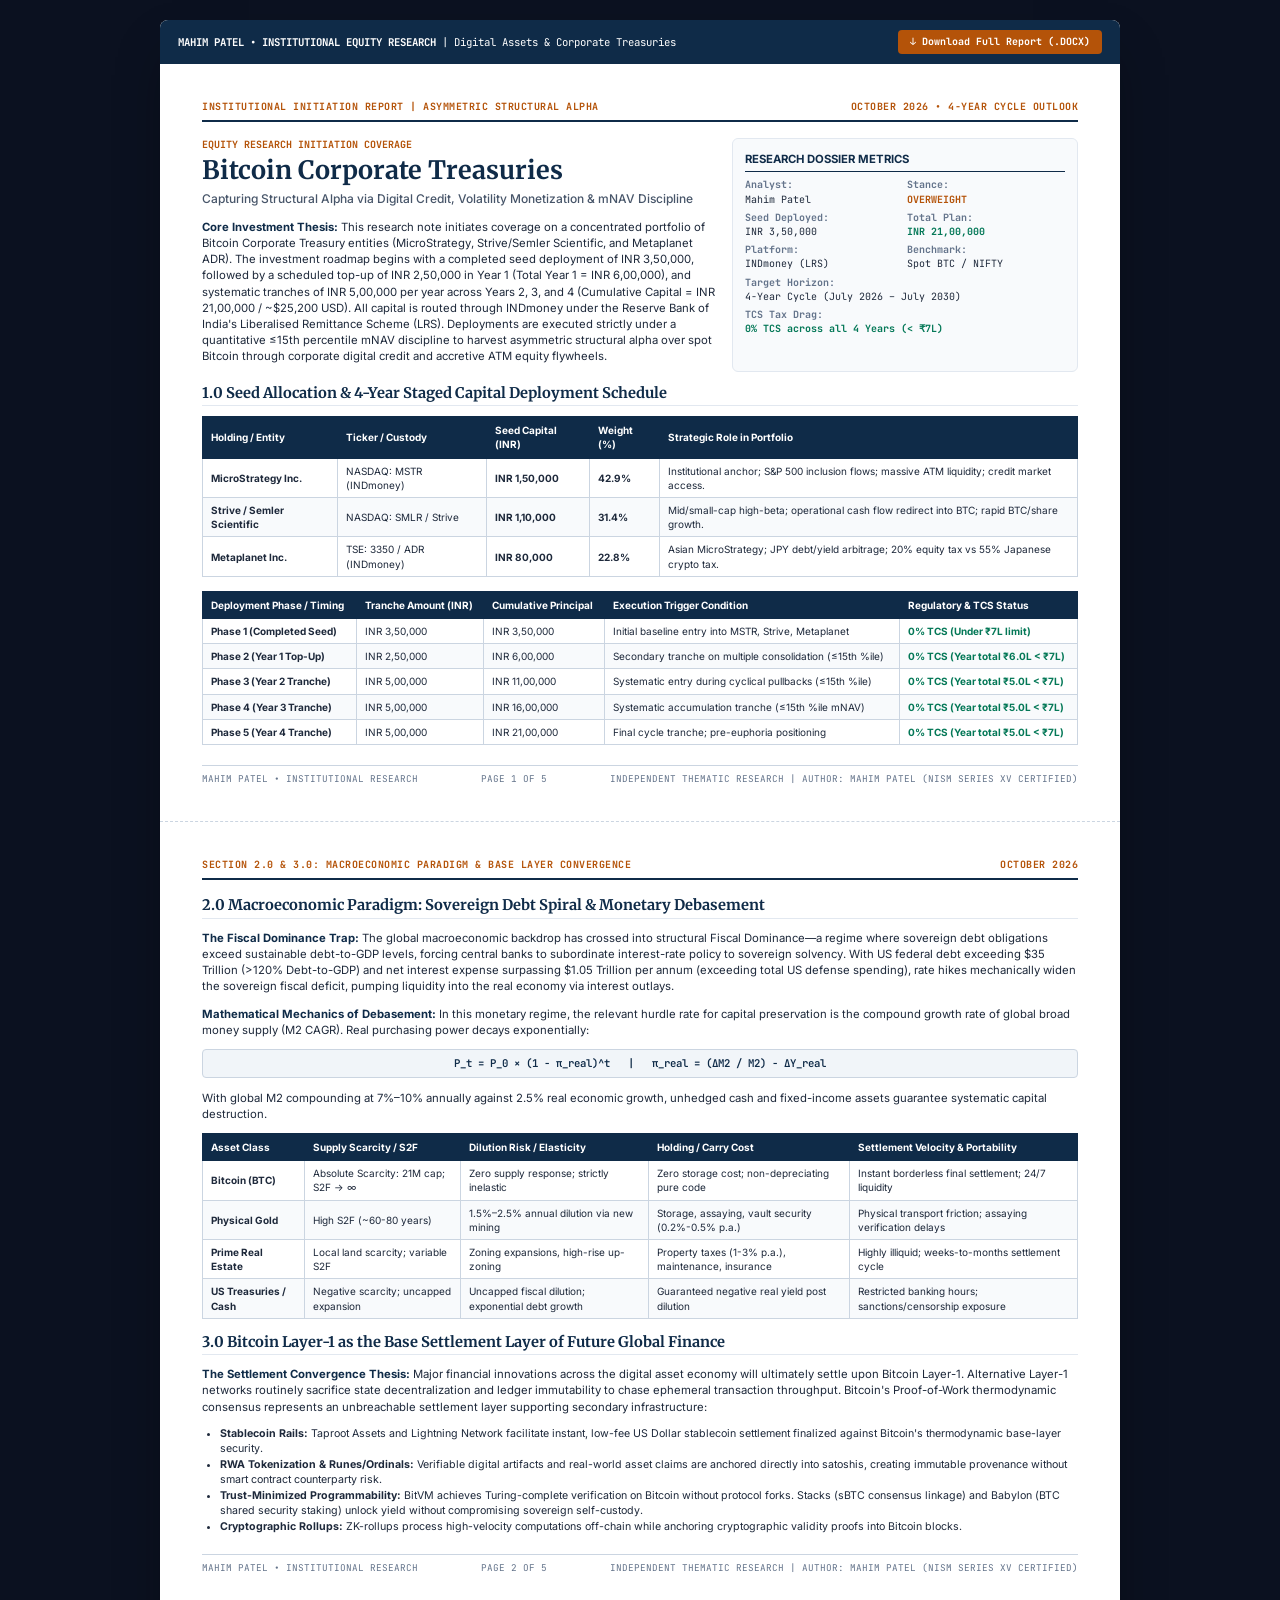
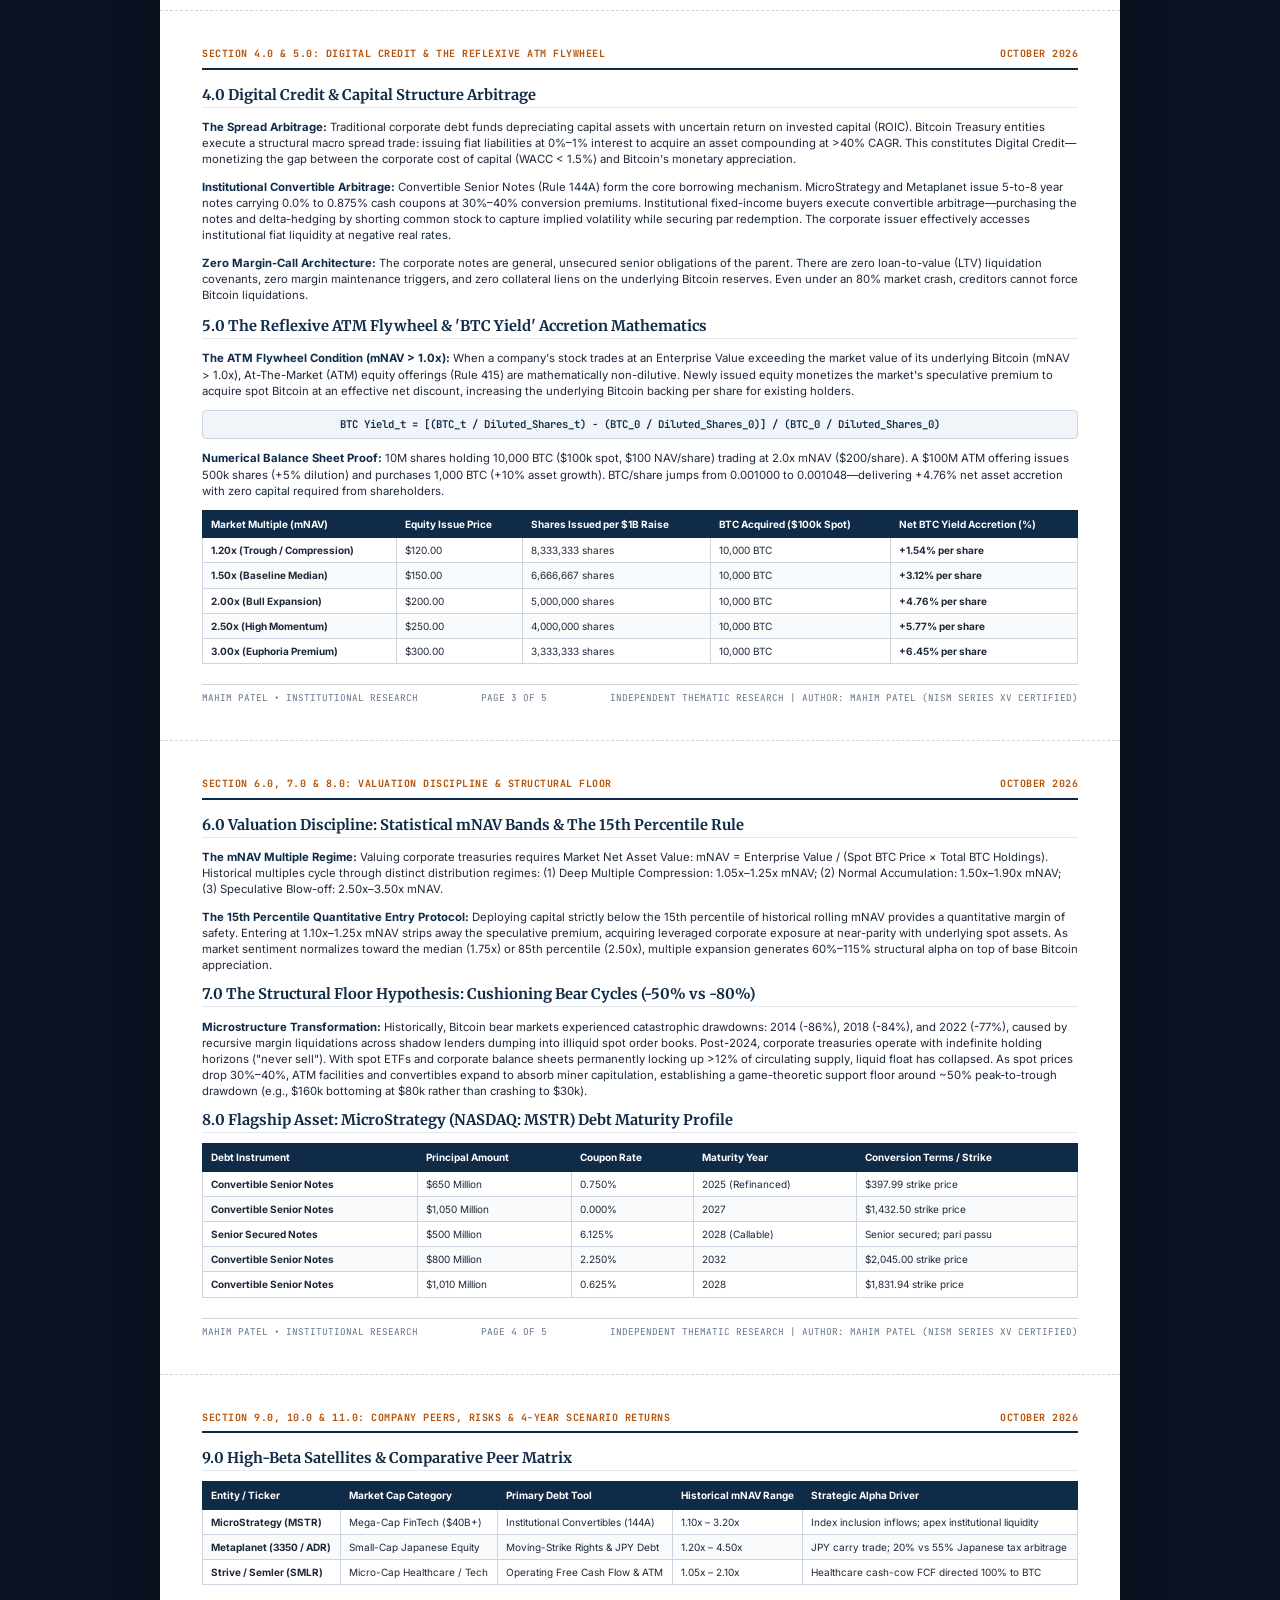
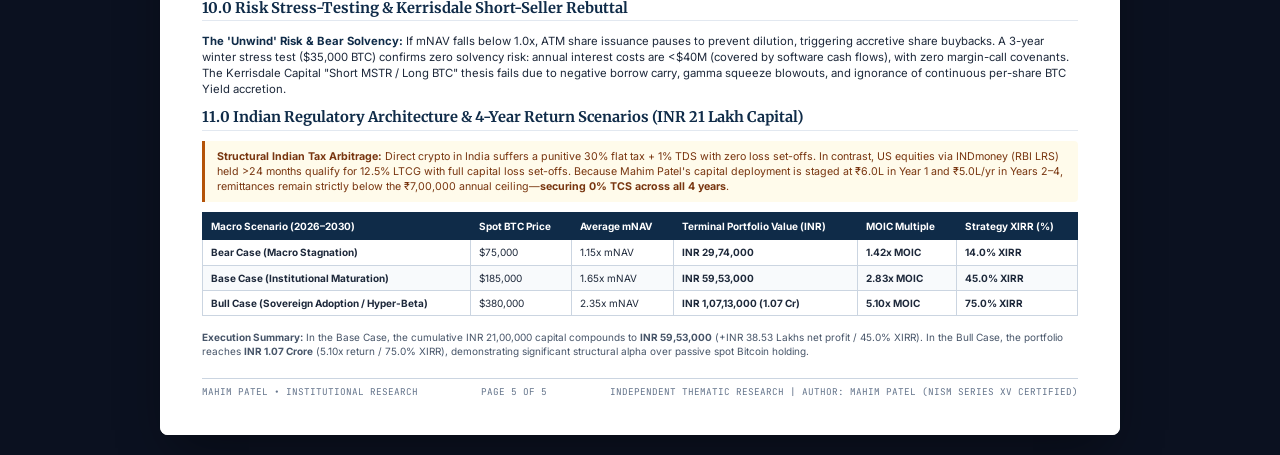
<file: Bitcoin_Treasury_Companies_Initiation_Report.html>
<!DOCTYPE html>
<html lang="en">
<head>
<meta charset="utf-8">
<meta name="viewport" content="width=device-width, initial-scale=1.0">
<title>Bitcoin Corporate Treasuries — Institutional Initiation Research Report | Mahim Patel</title>
<style>
  @import url('https://fonts.googleapis.com/css2?family=Inter:wght@300;400;500;600;700;800&family=Merriweather:ital,wght@0,300;0,400;0,700;1,300&family=JetBrains+Mono:wght@400;500;600;700&display=swap');

  @page {
    size: A4 portrait;
    margin: 10mm 12mm 11mm 12mm;
  }

  * {
    box-sizing: border-box;
    -webkit-print-color-adjust: exact !important;
    print-color-adjust: exact !important;
  }

  body {
    font-family: 'Inter', -apple-system, BlinkMacSystemFont, "Segoe UI", Roboto, Helvetica, Arial, sans-serif;
    color: #1e293b;
    background: #0b1120;
    font-size: 8.5pt;
    line-height: 1.42;
    margin: 0;
    padding: 20px;
  }

  .document-container {
    max-width: 960px;
    margin: 0 auto;
    background: #ffffff;
    box-shadow: 0 25px 50px -12px rgba(0, 0, 0, 0.4);
    border-radius: 8px;
    overflow: hidden;
  }

  .page {
    padding: 36px 42px;
    border-bottom: 1px dashed #cbd5e1;
    position: relative;
    background: #ffffff;
  }

  .page:last-child {
    border-bottom: none;
  }

  h1, h2, h3, h4 {
    font-family: 'Merriweather', Georgia, serif;
    color: #0f2b48;
    margin-top: 0;
    line-height: 1.25;
  }

  .running-header {
    display: flex;
    justify-content: space-between;
    align-items: center;
    border-bottom: 2px solid #0f2b48;
    padding-bottom: 6px;
    margin-bottom: 16px;
    font-size: 7.5pt;
    font-family: 'JetBrains Mono', monospace;
    font-weight: 700;
    text-transform: uppercase;
    letter-spacing: 0.5px;
    color: #b45309;
  }

  .running-footer {
    display: flex;
    justify-content: space-between;
    align-items: center;
    border-top: 1px solid #cbd5e1;
    padding-top: 6px;
    margin-top: 20px;
    font-size: 7pt;
    font-family: 'JetBrains Mono', monospace;
    color: #64748b;
  }

  /* Two Column Split */
  .two-col {
    display: flex;
    gap: 16px;
    margin-bottom: 12px;
  }

  .col-main {
    flex: 1.85;
  }

  .col-side {
    flex: 1.15;
    background: #f8fafc;
    border: 1px solid #e2e8f0;
    border-radius: 6px;
    padding: 12px;
    font-size: 8pt;
  }

  /* Tables */
  table.report-table {
    width: 100%;
    border-collapse: collapse;
    margin: 10px 0 14px 0;
    font-size: 7.5pt;
  }

  table.report-table th {
    background: #0f2b48;
    color: #ffffff;
    font-weight: 700;
    text-align: left;
    padding: 6px 8px;
    border: 1px solid #0f2b48;
    font-family: 'Inter', sans-serif;
  }

  table.report-table td {
    padding: 5px 8px;
    border: 1px solid #cbd5e1;
    vertical-align: middle;
  }

  table.report-table tr:nth-child(even) {
    background: #f8fafc;
  }

  .badge-callout {
    background: #fffbeb;
    border-left: 3px solid #b45309;
    padding: 8px 12px;
    border-radius: 0 4px 4px 0;
    margin: 10px 0;
    font-size: 8pt;
    color: #78350f;
  }

  .formula-box {
    background: #f1f5f9;
    border: 1px solid #cbd5e1;
    border-radius: 4px;
    padding: 6px 12px;
    margin: 8px 0;
    text-align: center;
    font-family: 'JetBrains Mono', monospace;
    font-size: 8pt;
    font-weight: 600;
    color: #0f2b48;
  }

  .highlight-metric {
    font-family: 'JetBrains Mono', monospace;
    font-weight: 700;
    color: #047857;
  }

  .bold-tag {
    font-weight: 700;
    color: #0f2b48;
  }

  .download-bar {
    background: #0f2b48;
    color: #ffffff;
    padding: 10px 18px;
    display: flex;
    justify-content: space-between;
    align-items: center;
    border-radius: 6px 6px 0 0;
    font-size: 8pt;
    font-family: 'JetBrains Mono', monospace;
  }

  .download-btn {
    background: #b45309;
    color: #ffffff;
    padding: 5px 12px;
    border-radius: 4px;
    text-decoration: none;
    font-weight: 700;
    font-size: 7.5pt;
    display: inline-flex;
    align-items: center;
    gap: 4px;
  }

  .download-btn:hover {
    background: #d97706;
  }
</style>
</head>
<body>

<div class="document-container">

  <!-- Download bar on top for recruiters -->
  <div class="download-bar">
    <div>
      <strong>MAHIM PATEL • INSTITUTIONAL EQUITY RESEARCH</strong> | Digital Assets & Corporate Treasuries
    </div>
    <div>
      <a href="Bitcoin_Treasury_Companies_Initiation_Report.docx" download class="download-btn">
        ↓ Download Full Report (.DOCX)
      </a>
    </div>
  </div>

  <!-- ==================== PAGE 1 ==================== -->
  <div class="page">
    <div class="running-header">
      <span>INSTITUTIONAL INITIATION REPORT | ASYMMETRIC STRUCTURAL ALPHA</span>
      <span>OCTOBER 2026 • 4-YEAR CYCLE OUTLOOK</span>
    </div>

    <div class="two-col" style="align-items: stretch;">
      <div class="col-main">
        <div style="font-size: 7.5pt; font-weight: 700; color: #b45309; text-transform: uppercase; font-family: 'JetBrains Mono', monospace; margin-bottom: 2px;">
          Equity Research Initiation Coverage
        </div>
        <h1 style="font-size: 19pt; margin-bottom: 4px; color: #0f2b48;">
          Bitcoin Corporate Treasuries
        </h1>
        <div style="font-size: 9pt; color: #475569; margin-bottom: 12px; font-weight: 500;">
          Capturing Structural Alpha via Digital Credit, Volatility Monetization &amp; mNAV Discipline
        </div>
        <p style="margin-bottom: 8px;">
          <span class="bold-tag">Core Investment Thesis:</span> This research note initiates coverage on a concentrated portfolio of Bitcoin Corporate Treasury entities (MicroStrategy, Strive/Semler Scientific, and Metaplanet ADR). The investment roadmap begins with a completed seed deployment of INR 3,50,000, followed by a scheduled top-up of INR 2,50,000 in Year 1 (Total Year 1 = INR 6,00,000), and systematic tranches of INR 5,00,000 per year across Years 2, 3, and 4 (Cumulative Capital = INR 21,00,000 / ~$25,200 USD). All capital is routed through INDmoney under the Reserve Bank of India's Liberalised Remittance Scheme (LRS). Deployments are executed strictly under a quantitative &le;15th percentile mNAV discipline to harvest asymmetric structural alpha over spot Bitcoin through corporate digital credit and accretive ATM equity flywheels.
        </p>
      </div>

      <div class="col-side">
        <div style="border-bottom: 1.5px solid #0f2b48; padding-bottom: 4px; margin-bottom: 6px; font-weight: 700; color: #0f2b48; font-size: 8.5pt;">
          RESEARCH DOSSIER METRICS
        </div>
        <div style="display: grid; grid-template-columns: 1fr 1fr; gap: 4px; font-size: 7.5pt; font-family: 'JetBrains Mono', monospace;">
          <div><strong style="color: #64748b;">Analyst:</strong><br>Mahim Patel</div>
          <div><strong style="color: #64748b;">Stance:</strong><br><span style="color: #b45309; font-weight: 700;">OVERWEIGHT</span></div>
          <div><strong style="color: #64748b;">Seed Deployed:</strong><br>INR 3,50,000</div>
          <div><strong style="color: #64748b;">Total Plan:</strong><br><span class="highlight-metric">INR 21,00,000</span></div>
          <div><strong style="color: #64748b;">Platform:</strong><br>INDmoney (LRS)</div>
          <div><strong style="color: #64748b;">Benchmark:</strong><br>Spot BTC / NIFTY</div>
          <div style="grid-column: span 2;"><strong style="color: #64748b;">Target Horizon:</strong><br>4-Year Cycle (July 2026 – July 2030)</div>
          <div style="grid-column: span 2;"><strong style="color: #64748b;">TCS Tax Drag:</strong><br><span style="color: #047857; font-weight: 700;">0% TCS across all 4 Years (&lt; ₹7L)</span></div>
        </div>
      </div>
    </div>

    <h2 style="font-size: 11pt; margin-top: 10px; margin-bottom: 4px; border-bottom: 1px solid #e2e8f0; padding-bottom: 3px;">
      1.0 Seed Allocation &amp; 4-Year Staged Capital Deployment Schedule
    </h2>

    <table class="report-table">
      <thead>
        <tr>
          <th>Holding / Entity</th>
          <th>Ticker / Custody</th>
          <th>Seed Capital (INR)</th>
          <th>Weight (%)</th>
          <th>Strategic Role in Portfolio</th>
        </tr>
      </thead>
      <tbody>
        <tr>
          <td><strong>MicroStrategy Inc.</strong></td>
          <td>NASDAQ: MSTR (INDmoney)</td>
          <td><strong>INR 1,50,000</strong></td>
          <td><strong>42.9%</strong></td>
          <td>Institutional anchor; S&amp;P 500 inclusion flows; massive ATM liquidity; credit market access.</td>
        </tr>
        <tr>
          <td><strong>Strive / Semler Scientific</strong></td>
          <td>NASDAQ: SMLR / Strive</td>
          <td><strong>INR 1,10,000</strong></td>
          <td><strong>31.4%</strong></td>
          <td>Mid/small-cap high-beta; operational cash flow redirect into BTC; rapid BTC/share growth.</td>
        </tr>
        <tr>
          <td><strong>Metaplanet Inc.</strong></td>
          <td>TSE: 3350 / ADR (INDmoney)</td>
          <td><strong>INR 80,000</strong></td>
          <td><strong>22.8%</strong></td>
          <td>Asian MicroStrategy; JPY debt/yield arbitrage; 20% equity tax vs 55% Japanese crypto tax.</td>
        </tr>
      </tbody>
    </table>

    <table class="report-table">
      <thead>
        <tr>
          <th>Deployment Phase / Timing</th>
          <th>Tranche Amount (INR)</th>
          <th>Cumulative Principal</th>
          <th>Execution Trigger Condition</th>
          <th>Regulatory &amp; TCS Status</th>
        </tr>
      </thead>
      <tbody>
        <tr>
          <td><strong>Phase 1 (Completed Seed)</strong></td>
          <td>INR 3,50,000</td>
          <td>INR 3,50,000</td>
          <td>Initial baseline entry into MSTR, Strive, Metaplanet</td>
          <td><span style="color: #047857; font-weight: 700;">0% TCS (Under ₹7L limit)</span></td>
        </tr>
        <tr>
          <td><strong>Phase 2 (Year 1 Top-Up)</strong></td>
          <td>INR 2,50,000</td>
          <td>INR 6,00,000</td>
          <td>Secondary tranche on multiple consolidation (&le;15th %ile)</td>
          <td><span style="color: #047857; font-weight: 700;">0% TCS (Year total ₹6.0L &lt; ₹7L)</span></td>
        </tr>
        <tr>
          <td><strong>Phase 3 (Year 2 Tranche)</strong></td>
          <td>INR 5,00,000</td>
          <td>INR 11,00,000</td>
          <td>Systematic entry during cyclical pullbacks (&le;15th %ile)</td>
          <td><span style="color: #047857; font-weight: 700;">0% TCS (Year total ₹5.0L &lt; ₹7L)</span></td>
        </tr>
        <tr>
          <td><strong>Phase 4 (Year 3 Tranche)</strong></td>
          <td>INR 5,00,000</td>
          <td>INR 16,00,000</td>
          <td>Systematic accumulation tranche (&le;15th %ile mNAV)</td>
          <td><span style="color: #047857; font-weight: 700;">0% TCS (Year total ₹5.0L &lt; ₹7L)</span></td>
        </tr>
        <tr>
          <td><strong>Phase 5 (Year 4 Tranche)</strong></td>
          <td>INR 5,00,000</td>
          <td>INR 21,00,000</td>
          <td>Final cycle tranche; pre-euphoria positioning</td>
          <td><span style="color: #047857; font-weight: 700;">0% TCS (Year total ₹5.0L &lt; ₹7L)</span></td>
        </tr>
      </tbody>
    </table>

    <div class="running-footer">
      <span>MAHIM PATEL • INSTITUTIONAL RESEARCH</span>
      <span>PAGE 1 OF 5</span>
      <span>INDEPENDENT THEMATIC RESEARCH | AUTHOR: MAHIM PATEL (NISM SERIES XV CERTIFIED)</span>
    </div>
  </div>

  <!-- ==================== PAGE 2 ==================== -->
  <div class="page">
    <div class="running-header">
      <span>SECTION 2.0 &amp; 3.0: MACROECONOMIC PARADIGM &amp; BASE LAYER CONVERGENCE</span>
      <span>OCTOBER 2026</span>
    </div>

    <h2 style="font-size: 11pt; margin-bottom: 4px; border-bottom: 1px solid #e2e8f0; padding-bottom: 3px;">
      2.0 Macroeconomic Paradigm: Sovereign Debt Spiral &amp; Monetary Debasement
    </h2>

    <p>
      <span class="bold-tag">The Fiscal Dominance Trap:</span> The global macroeconomic backdrop has crossed into structural Fiscal Dominance—a regime where sovereign debt obligations exceed sustainable debt-to-GDP levels, forcing central banks to subordinate interest-rate policy to sovereign solvency. With US federal debt exceeding $35 Trillion (&gt;120% Debt-to-GDP) and net interest expense surpassing $1.05 Trillion per annum (exceeding total US defense spending), rate hikes mechanically widen the sovereign fiscal deficit, pumping liquidity into the real economy via interest outlays.
    </p>

    <p>
      <span class="bold-tag">Mathematical Mechanics of Debasement:</span> In this monetary regime, the relevant hurdle rate for capital preservation is the compound growth rate of global broad money supply (M2 CAGR). Real purchasing power decays exponentially:
    </p>

    <div class="formula-box">
      P_t = P_0 &times; (1 - &pi;_real)^t &nbsp;&nbsp;|&nbsp;&nbsp; &pi;_real = (&Delta;M2 / M2) - &Delta;Y_real
    </div>

    <p>
      With global M2 compounding at 7%–10% annually against 2.5% real economic growth, unhedged cash and fixed-income assets guarantee systematic capital destruction.
    </p>

    <table class="report-table">
      <thead>
        <tr>
          <th>Asset Class</th>
          <th>Supply Scarcity / S2F</th>
          <th>Dilution Risk / Elasticity</th>
          <th>Holding / Carry Cost</th>
          <th>Settlement Velocity &amp; Portability</th>
        </tr>
      </thead>
      <tbody>
        <tr>
          <td><strong>Bitcoin (BTC)</strong></td>
          <td>Absolute Scarcity: 21M cap; S2F &rarr; &infin;</td>
          <td>Zero supply response; strictly inelastic</td>
          <td>Zero storage cost; non-depreciating pure code</td>
          <td>Instant borderless final settlement; 24/7 liquidity</td>
        </tr>
        <tr>
          <td><strong>Physical Gold</strong></td>
          <td>High S2F (~60-80 years)</td>
          <td>1.5%–2.5% annual dilution via new mining</td>
          <td>Storage, assaying, vault security (0.2%-0.5% p.a.)</td>
          <td>Physical transport friction; assaying verification delays</td>
        </tr>
        <tr>
          <td><strong>Prime Real Estate</strong></td>
          <td>Local land scarcity; variable S2F</td>
          <td>Zoning expansions, high-rise up-zoning</td>
          <td>Property taxes (1-3% p.a.), maintenance, insurance</td>
          <td>Highly illiquid; weeks-to-months settlement cycle</td>
        </tr>
        <tr>
          <td><strong>US Treasuries / Cash</strong></td>
          <td>Negative scarcity; uncapped expansion</td>
          <td>Uncapped fiscal dilution; exponential debt growth</td>
          <td>Guaranteed negative real yield post dilution</td>
          <td>Restricted banking hours; sanctions/censorship exposure</td>
        </tr>
      </tbody>
    </table>

    <h2 style="font-size: 11pt; margin-top: 14px; margin-bottom: 4px; border-bottom: 1px solid #e2e8f0; padding-bottom: 3px;">
      3.0 Bitcoin Layer-1 as the Base Settlement Layer of Future Global Finance
    </h2>

    <p>
      <span class="bold-tag">The Settlement Convergence Thesis:</span> Major financial innovations across the digital asset economy will ultimately settle upon Bitcoin Layer-1. Alternative Layer-1 networks routinely sacrifice state decentralization and ledger immutability to chase ephemeral transaction throughput. Bitcoin's Proof-of-Work thermodynamic consensus represents an unbreachable settlement layer supporting secondary infrastructure:
    </p>

    <ul style="margin: 4px 0 8px 18px; padding: 0; font-size: 8pt; line-height: 1.45;">
      <li><strong>Stablecoin Rails:</strong> Taproot Assets and Lightning Network facilitate instant, low-fee US Dollar stablecoin settlement finalized against Bitcoin's thermodynamic base-layer security.</li>
      <li><strong>RWA Tokenization &amp; Runes/Ordinals:</strong> Verifiable digital artifacts and real-world asset claims are anchored directly into satoshis, creating immutable provenance without smart contract counterparty risk.</li>
      <li><strong>Trust-Minimized Programmability:</strong> BitVM achieves Turing-complete verification on Bitcoin without protocol forks. Stacks (sBTC consensus linkage) and Babylon (BTC shared security staking) unlock yield without compromising sovereign self-custody.</li>
      <li><strong>Cryptographic Rollups:</strong> ZK-rollups process high-velocity computations off-chain while anchoring cryptographic validity proofs into Bitcoin blocks.</li>
    </ul>

    <div class="running-footer">
      <span>MAHIM PATEL • INSTITUTIONAL RESEARCH</span>
      <span>PAGE 2 OF 5</span>
      <span>INDEPENDENT THEMATIC RESEARCH | AUTHOR: MAHIM PATEL (NISM SERIES XV CERTIFIED)</span>
    </div>
  </div>

  <!-- ==================== PAGE 3 ==================== -->
  <div class="page">
    <div class="running-header">
      <span>SECTION 4.0 &amp; 5.0: DIGITAL CREDIT &amp; THE REFLEXIVE ATM FLYWHEEL</span>
      <span>OCTOBER 2026</span>
    </div>

    <h2 style="font-size: 11pt; margin-bottom: 4px; border-bottom: 1px solid #e2e8f0; padding-bottom: 3px;">
      4.0 Digital Credit &amp; Capital Structure Arbitrage
    </h2>

    <p>
      <span class="bold-tag">The Spread Arbitrage:</span> Traditional corporate debt funds depreciating capital assets with uncertain return on invested capital (ROIC). Bitcoin Treasury entities execute a structural macro spread trade: issuing fiat liabilities at 0%–1% interest to acquire an asset compounding at &gt;40% CAGR. This constitutes Digital Credit—monetizing the gap between the corporate cost of capital (WACC &lt; 1.5%) and Bitcoin's monetary appreciation.
    </p>

    <p>
      <span class="bold-tag">Institutional Convertible Arbitrage:</span> Convertible Senior Notes (Rule 144A) form the core borrowing mechanism. MicroStrategy and Metaplanet issue 5-to-8 year notes carrying 0.0% to 0.875% cash coupons at 30%–40% conversion premiums. Institutional fixed-income buyers execute convertible arbitrage—purchasing the notes and delta-hedging by shorting common stock to capture implied volatility while securing par redemption. The corporate issuer effectively accesses institutional fiat liquidity at negative real rates.
    </p>

    <p>
      <span class="bold-tag">Zero Margin-Call Architecture:</span> The corporate notes are general, unsecured senior obligations of the parent. There are zero loan-to-value (LTV) liquidation covenants, zero margin maintenance triggers, and zero collateral liens on the underlying Bitcoin reserves. Even under an 80% market crash, creditors cannot force Bitcoin liquidations.
    </p>

    <h2 style="font-size: 11pt; margin-top: 14px; margin-bottom: 4px; border-bottom: 1px solid #e2e8f0; padding-bottom: 3px;">
      5.0 The Reflexive ATM Flywheel &amp; 'BTC Yield' Accretion Mathematics
    </h2>

    <p>
      <span class="bold-tag">The ATM Flywheel Condition (mNAV &gt; 1.0x):</span> When a company's stock trades at an Enterprise Value exceeding the market value of its underlying Bitcoin (mNAV &gt; 1.0x), At-The-Market (ATM) equity offerings (Rule 415) are mathematically non-dilutive. Newly issued equity monetizes the market's speculative premium to acquire spot Bitcoin at an effective net discount, increasing the underlying Bitcoin backing per share for existing holders.
    </p>

    <div class="formula-box">
      BTC Yield_t = [(BTC_t / Diluted_Shares_t) - (BTC_0 / Diluted_Shares_0)] / (BTC_0 / Diluted_Shares_0)
    </div>

    <p>
      <span class="bold-tag">Numerical Balance Sheet Proof:</span> 10M shares holding 10,000 BTC ($100k spot, $100 NAV/share) trading at 2.0x mNAV ($200/share). A $100M ATM offering issues 500k shares (+5% dilution) and purchases 1,000 BTC (+10% asset growth). BTC/share jumps from 0.001000 to 0.001048—delivering +4.76% net asset accretion with zero capital required from shareholders.
    </p>

    <table class="report-table">
      <thead>
        <tr>
          <th>Market Multiple (mNAV)</th>
          <th>Equity Issue Price</th>
          <th>Shares Issued per $1B Raise</th>
          <th>BTC Acquired ($100k Spot)</th>
          <th>Net BTC Yield Accretion (%)</th>
        </tr>
      </thead>
      <tbody>
        <tr>
          <td><strong>1.20x (Trough / Compression)</strong></td>
          <td>$120.00</td>
          <td>8,333,333 shares</td>
          <td>10,000 BTC</td>
          <td><strong>+1.54% per share</strong></td>
        </tr>
        <tr>
          <td><strong>1.50x (Baseline Median)</strong></td>
          <td>$150.00</td>
          <td>6,666,667 shares</td>
          <td>10,000 BTC</td>
          <td><strong>+3.12% per share</strong></td>
        </tr>
        <tr>
          <td><strong>2.00x (Bull Expansion)</strong></td>
          <td>$200.00</td>
          <td>5,000,000 shares</td>
          <td>10,000 BTC</td>
          <td><strong>+4.76% per share</strong></td>
        </tr>
        <tr>
          <td><strong>2.50x (High Momentum)</strong></td>
          <td>$250.00</td>
          <td>4,000,000 shares</td>
          <td>10,000 BTC</td>
          <td><strong>+5.77% per share</strong></td>
        </tr>
        <tr>
          <td><strong>3.00x (Euphoria Premium)</strong></td>
          <td>$300.00</td>
          <td>3,333,333 shares</td>
          <td>10,000 BTC</td>
          <td><strong>+6.45% per share</strong></td>
        </tr>
      </tbody>
    </table>

    <div class="running-footer">
      <span>MAHIM PATEL • INSTITUTIONAL RESEARCH</span>
      <span>PAGE 3 OF 5</span>
      <span>INDEPENDENT THEMATIC RESEARCH | AUTHOR: MAHIM PATEL (NISM SERIES XV CERTIFIED)</span>
    </div>
  </div>

  <!-- ==================== PAGE 4 ==================== -->
  <div class="page">
    <div class="running-header">
      <span>SECTION 6.0, 7.0 &amp; 8.0: VALUATION DISCIPLINE &amp; STRUCTURAL FLOOR</span>
      <span>OCTOBER 2026</span>
    </div>

    <h2 style="font-size: 11pt; margin-bottom: 4px; border-bottom: 1px solid #e2e8f0; padding-bottom: 3px;">
      6.0 Valuation Discipline: Statistical mNAV Bands &amp; The 15th Percentile Rule
    </h2>

    <p>
      <span class="bold-tag">The mNAV Multiple Regime:</span> Valuing corporate treasuries requires Market Net Asset Value: mNAV = Enterprise Value / (Spot BTC Price &times; Total BTC Holdings). Historical multiples cycle through distinct distribution regimes: (1) Deep Multiple Compression: 1.05x–1.25x mNAV; (2) Normal Accumulation: 1.50x–1.90x mNAV; (3) Speculative Blow-off: 2.50x–3.50x mNAV.
    </p>

    <p>
      <span class="bold-tag">The 15th Percentile Quantitative Entry Protocol:</span> Deploying capital strictly below the 15th percentile of historical rolling mNAV provides a quantitative margin of safety. Entering at 1.10x–1.25x mNAV strips away the speculative premium, acquiring leveraged corporate exposure at near-parity with underlying spot assets. As market sentiment normalizes toward the median (1.75x) or 85th percentile (2.50x), multiple expansion generates 60%–115% structural alpha on top of base Bitcoin appreciation.
    </p>

    <h2 style="font-size: 11pt; margin-top: 12px; margin-bottom: 4px; border-bottom: 1px solid #e2e8f0; padding-bottom: 3px;">
      7.0 The Structural Floor Hypothesis: Cushioning Bear Cycles (-50% vs -80%)
    </h2>

    <p>
      <span class="bold-tag">Microstructure Transformation:</span> Historically, Bitcoin bear markets experienced catastrophic drawdowns: 2014 (-86%), 2018 (-84%), and 2022 (-77%), caused by recursive margin liquidations across shadow lenders dumping into illiquid spot order books. Post-2024, corporate treasuries operate with indefinite holding horizons ("never sell"). With spot ETFs and corporate balance sheets permanently locking up &gt;12% of circulating supply, liquid float has collapsed. As spot prices drop 30%–40%, ATM facilities and convertibles expand to absorb miner capitulation, establishing a game-theoretic support floor around ~50% peak-to-trough drawdown (e.g., $160k bottoming at $80k rather than crashing to $30k).
    </p>

    <h2 style="font-size: 11pt; margin-top: 12px; margin-bottom: 4px; border-bottom: 1px solid #e2e8f0; padding-bottom: 3px;">
      8.0 Flagship Asset: MicroStrategy (NASDAQ: MSTR) Debt Maturity Profile
    </h2>

    <table class="report-table">
      <thead>
        <tr>
          <th>Debt Instrument</th>
          <th>Principal Amount</th>
          <th>Coupon Rate</th>
          <th>Maturity Year</th>
          <th>Conversion Terms / Strike</th>
        </tr>
      </thead>
      <tbody>
        <tr>
          <td><strong>Convertible Senior Notes</strong></td>
          <td>$650 Million</td>
          <td>0.750%</td>
          <td>2025 (Refinanced)</td>
          <td>$397.99 strike price</td>
        </tr>
        <tr>
          <td><strong>Convertible Senior Notes</strong></td>
          <td>$1,050 Million</td>
          <td>0.000%</td>
          <td>2027</td>
          <td>$1,432.50 strike price</td>
        </tr>
        <tr>
          <td><strong>Senior Secured Notes</strong></td>
          <td>$500 Million</td>
          <td>6.125%</td>
          <td>2028 (Callable)</td>
          <td>Senior secured; pari passu</td>
        </tr>
        <tr>
          <td><strong>Convertible Senior Notes</strong></td>
          <td>$800 Million</td>
          <td>2.250%</td>
          <td>2032</td>
          <td>$2,045.00 strike price</td>
        </tr>
        <tr>
          <td><strong>Convertible Senior Notes</strong></td>
          <td>$1,010 Million</td>
          <td>0.625%</td>
          <td>2028</td>
          <td>$1,831.94 strike price</td>
        </tr>
      </tbody>
    </table>

    <div class="running-footer">
      <span>MAHIM PATEL • INSTITUTIONAL RESEARCH</span>
      <span>PAGE 4 OF 5</span>
      <span>INDEPENDENT THEMATIC RESEARCH | AUTHOR: MAHIM PATEL (NISM SERIES XV CERTIFIED)</span>
    </div>
  </div>

  <!-- ==================== PAGE 5 ==================== -->
  <div class="page">
    <div class="running-header">
      <span>SECTION 9.0, 10.0 &amp; 11.0: COMPANY PEERS, RISKS &amp; 4-YEAR SCENARIO RETURNS</span>
      <span>OCTOBER 2026</span>
    </div>

    <h2 style="font-size: 11pt; margin-bottom: 4px; border-bottom: 1px solid #e2e8f0; padding-bottom: 3px;">
      9.0 High-Beta Satellites &amp; Comparative Peer Matrix
    </h2>

    <table class="report-table">
      <thead>
        <tr>
          <th>Entity / Ticker</th>
          <th>Market Cap Category</th>
          <th>Primary Debt Tool</th>
          <th>Historical mNAV Range</th>
          <th>Strategic Alpha Driver</th>
        </tr>
      </thead>
      <tbody>
        <tr>
          <td><strong>MicroStrategy (MSTR)</strong></td>
          <td>Mega-Cap FinTech ($40B+)</td>
          <td>Institutional Convertibles (144A)</td>
          <td>1.10x – 3.20x</td>
          <td>Index inclusion inflows; apex institutional liquidity</td>
        </tr>
        <tr>
          <td><strong>Metaplanet (3350 / ADR)</strong></td>
          <td>Small-Cap Japanese Equity</td>
          <td>Moving-Strike Rights &amp; JPY Debt</td>
          <td>1.20x – 4.50x</td>
          <td>JPY carry trade; 20% vs 55% Japanese tax arbitrage</td>
        </tr>
        <tr>
          <td><strong>Strive / Semler (SMLR)</strong></td>
          <td>Micro-Cap Healthcare / Tech</td>
          <td>Operating Free Cash Flow &amp; ATM</td>
          <td>1.05x – 2.10x</td>
          <td>Healthcare cash-cow FCF directed 100% to BTC</td>
        </tr>
      </tbody>
    </table>

    <h2 style="font-size: 11pt; margin-top: 10px; margin-bottom: 4px; border-bottom: 1px solid #e2e8f0; padding-bottom: 3px;">
      10.0 Risk Stress-Testing &amp; Kerrisdale Short-Seller Rebuttal
    </h2>

    <p>
      <span class="bold-tag">The 'Unwind' Risk &amp; Bear Solvency:</span> If mNAV falls below 1.0x, ATM share issuance pauses to prevent dilution, triggering accretive share buybacks. A 3-year winter stress test ($35,000 BTC) confirms zero solvency risk: annual interest costs are &lt;$40M (covered by software cash flows), with zero margin-call covenants. The Kerrisdale Capital "Short MSTR / Long BTC" thesis fails due to negative borrow carry, gamma squeeze blowouts, and ignorance of continuous per-share BTC Yield accretion.
    </p>

    <h2 style="font-size: 11pt; margin-top: 10px; margin-bottom: 4px; border-bottom: 1px solid #e2e8f0; padding-bottom: 3px;">
      11.0 Indian Regulatory Architecture &amp; 4-Year Return Scenarios (INR 21 Lakh Capital)
    </h2>

    <div class="badge-callout">
      <strong>Structural Indian Tax Arbitrage:</strong> Direct crypto in India suffers a punitive 30% flat tax + 1% TDS with zero loss set-offs. In contrast, US equities via INDmoney (RBI LRS) held &gt;24 months qualify for 12.5% LTCG with full capital loss set-offs. Because Mahim Patel's capital deployment is staged at ₹6.0L in Year 1 and ₹5.0L/yr in Years 2–4, remittances remain strictly below the ₹7,00,000 annual ceiling—<strong>securing 0% TCS across all 4 years</strong>.
    </div>

    <table class="report-table">
      <thead>
        <tr>
          <th>Macro Scenario (2026–2030)</th>
          <th>Spot BTC Price</th>
          <th>Average mNAV</th>
          <th>Terminal Portfolio Value (INR)</th>
          <th>MOIC Multiple</th>
          <th>Strategy XIRR (%)</th>
        </tr>
      </thead>
      <tbody>
        <tr>
          <td><strong>Bear Case (Macro Stagnation)</strong></td>
          <td>$75,000</td>
          <td>1.15x mNAV</td>
          <td><strong>INR 29,74,000</strong></td>
          <td><strong>1.42x MOIC</strong></td>
          <td><strong>14.0% XIRR</strong></td>
        </tr>
        <tr>
          <td><strong>Base Case (Institutional Maturation)</strong></td>
          <td>$185,000</td>
          <td>1.65x mNAV</td>
          <td><strong>INR 59,53,000</strong></td>
          <td><strong>2.83x MOIC</strong></td>
          <td><strong>45.0% XIRR</strong></td>
        </tr>
        <tr>
          <td><strong>Bull Case (Sovereign Adoption / Hyper-Beta)</strong></td>
          <td>$380,000</td>
          <td>2.35x mNAV</td>
          <td><strong>INR 1,07,13,000 (1.07 Cr)</strong></td>
          <td><strong>5.10x MOIC</strong></td>
          <td><strong>75.0% XIRR</strong></td>
        </tr>
      </tbody>
    </table>

    <p style="font-size: 7.5pt; color: #475569; margin-top: 4px;">
      <strong>Execution Summary:</strong> In the Base Case, the cumulative INR 21,00,000 capital compounds to <strong>INR 59,53,000</strong> (+INR 38.53 Lakhs net profit / 45.0% XIRR). In the Bull Case, the portfolio reaches <strong>INR 1.07 Crore</strong> (5.10x return / 75.0% XIRR), demonstrating significant structural alpha over passive spot Bitcoin holding.
    </p>

    <div class="running-footer">
      <span>MAHIM PATEL • INSTITUTIONAL RESEARCH</span>
      <span>PAGE 5 OF 5</span>
      <span>INDEPENDENT THEMATIC RESEARCH | AUTHOR: MAHIM PATEL (NISM SERIES XV CERTIFIED)</span>
    </div>
  </div>

</div>

</body>
</html>
</file>
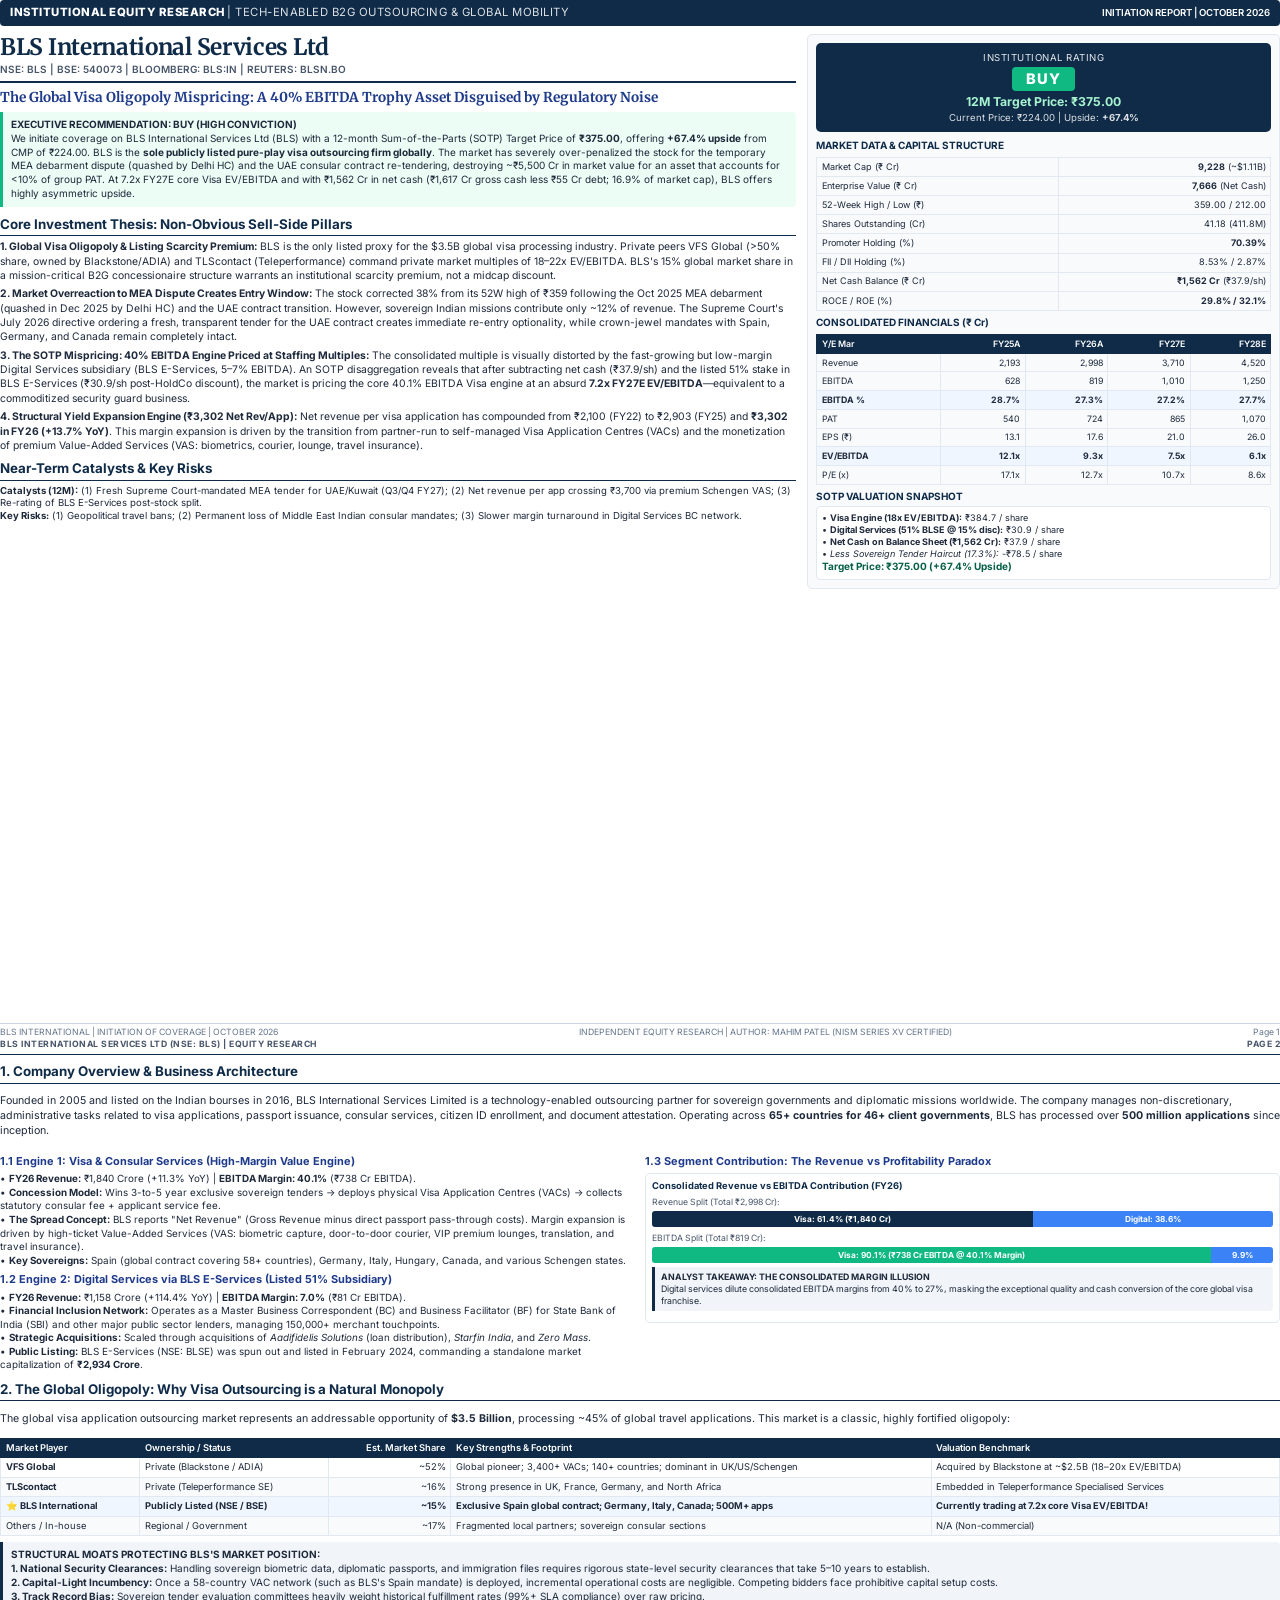
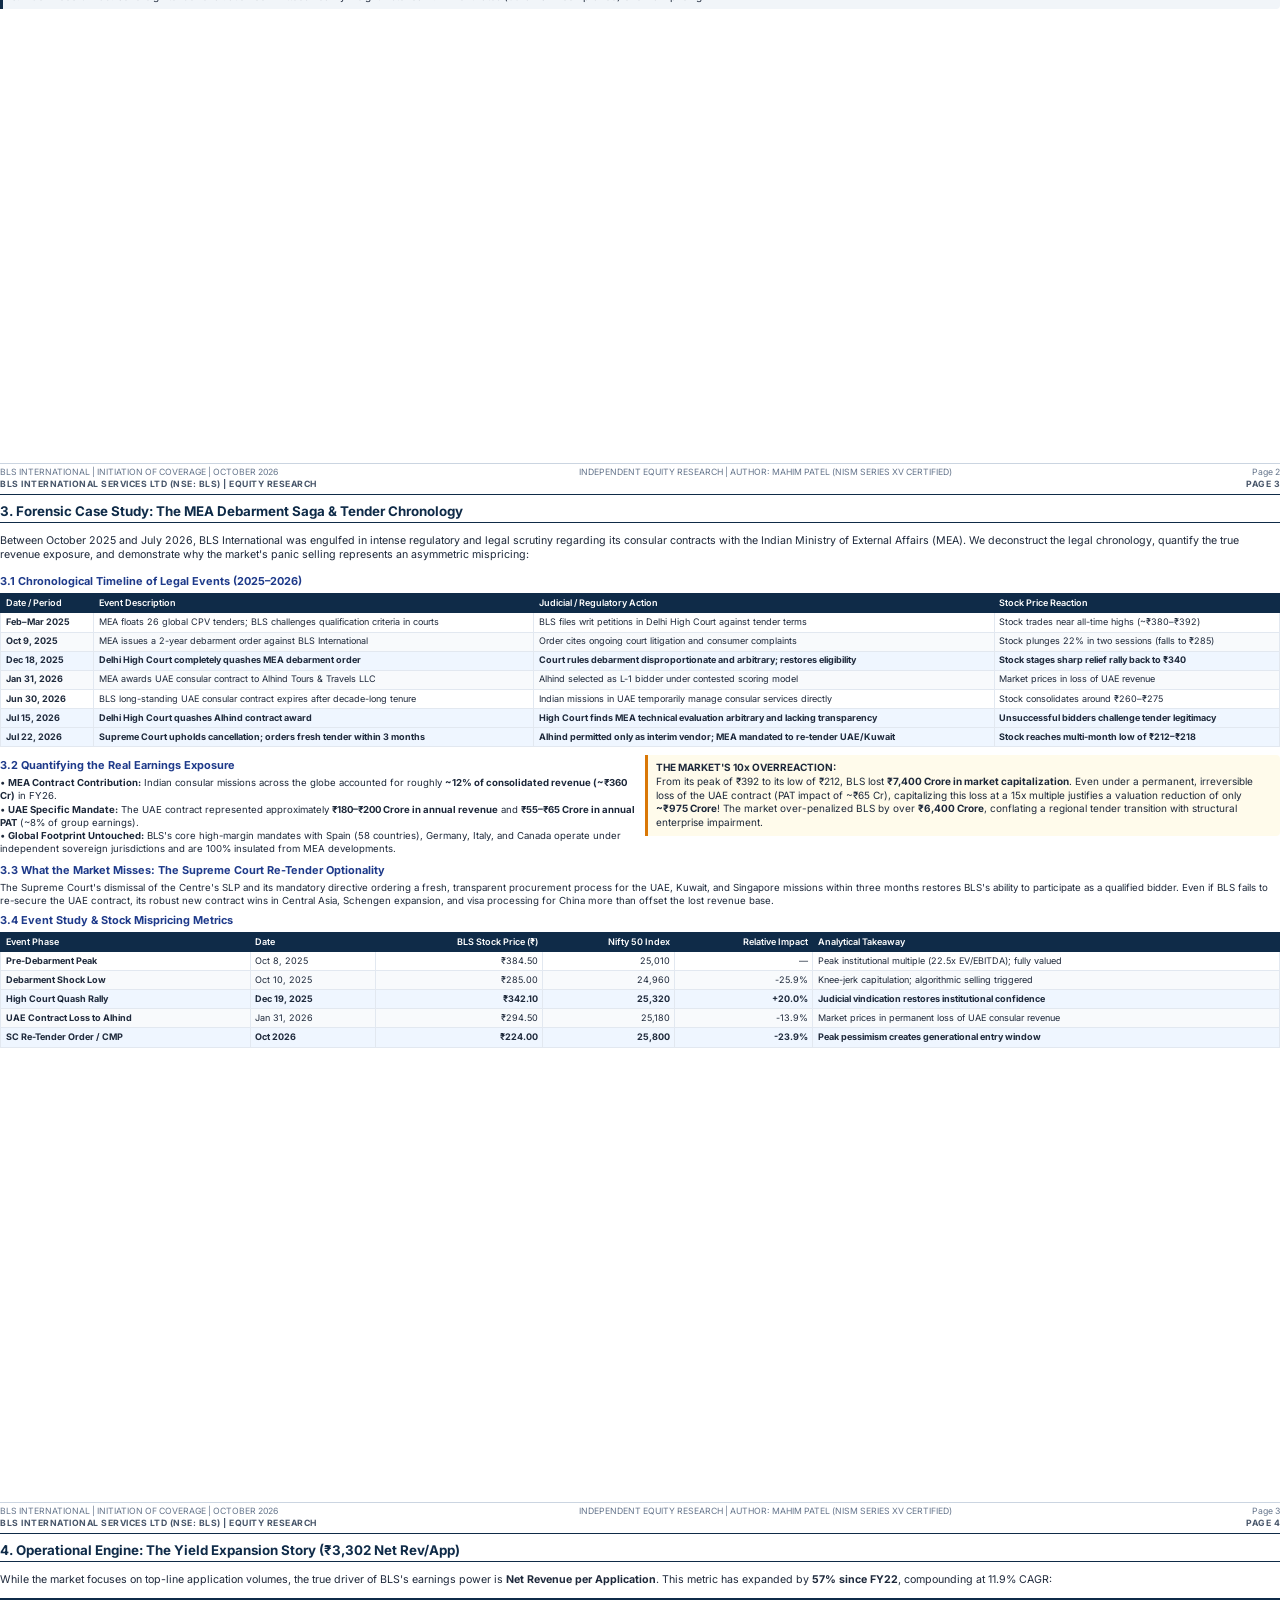
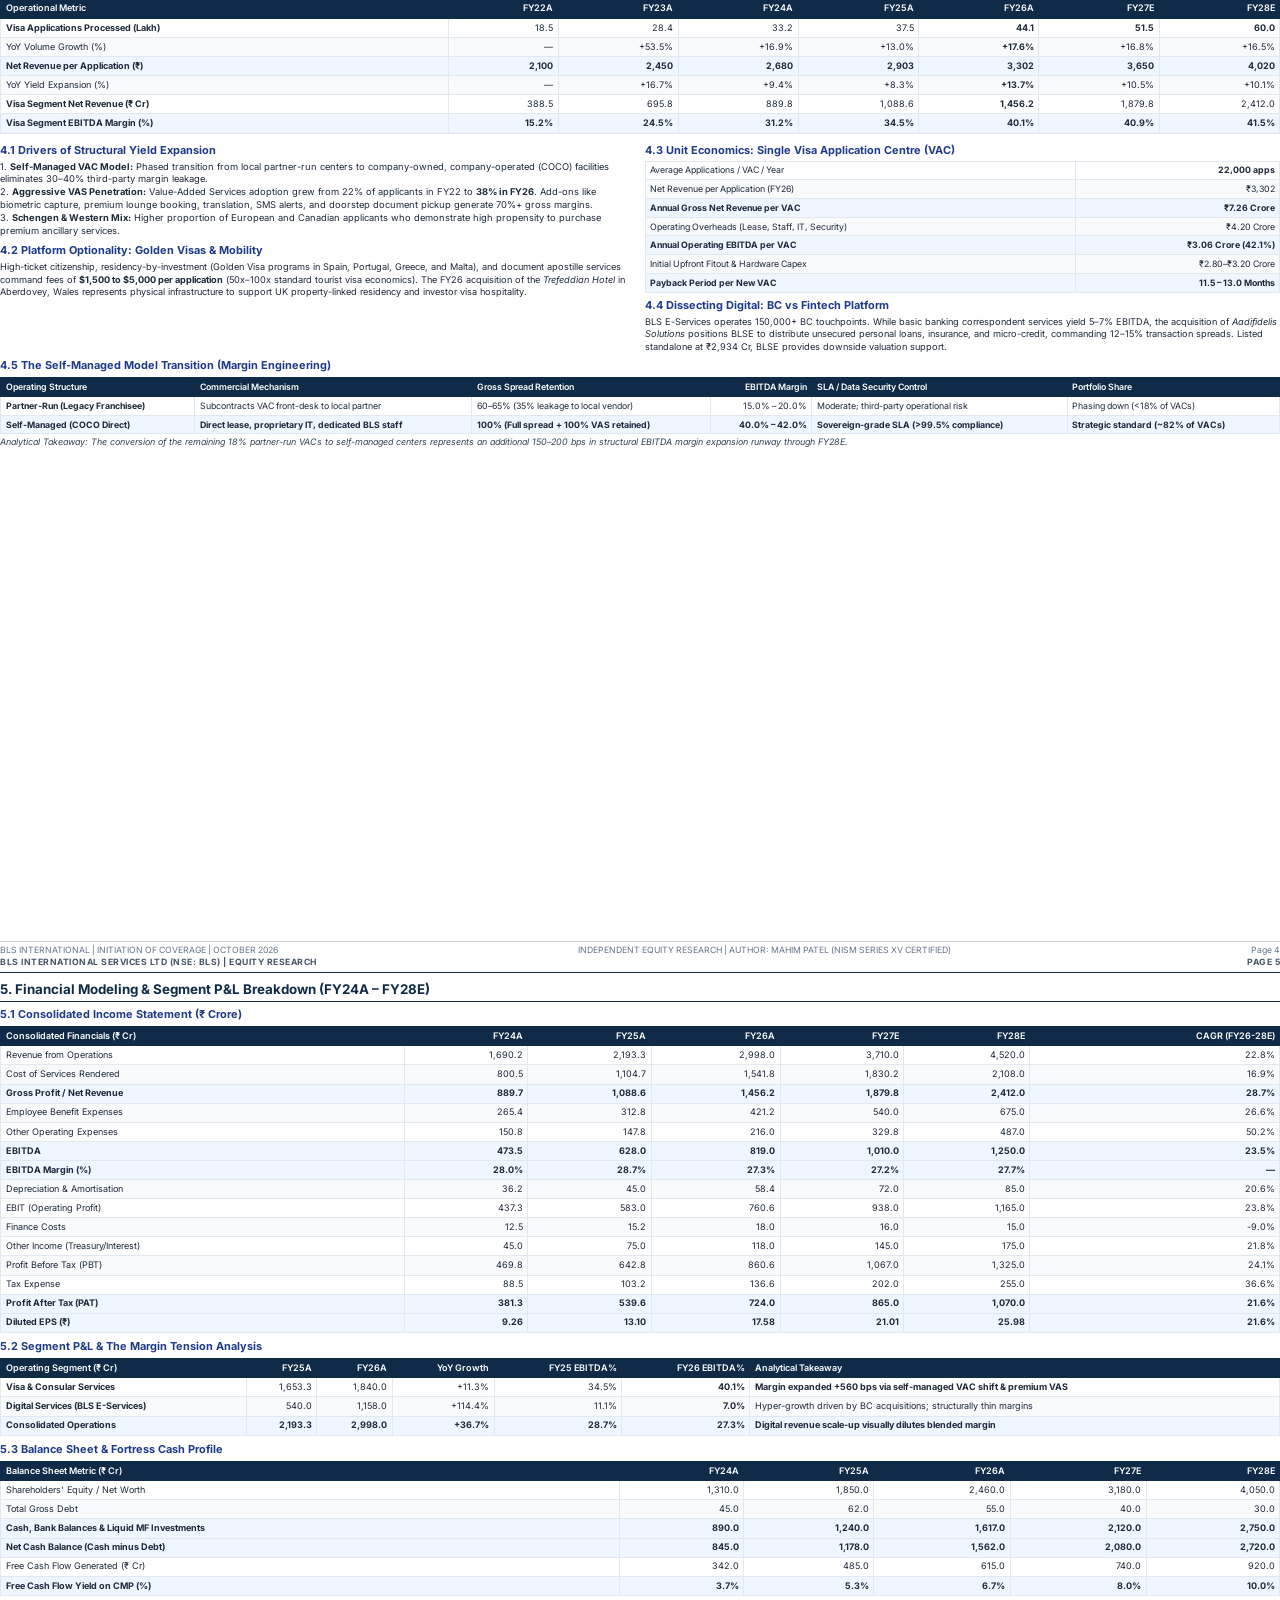
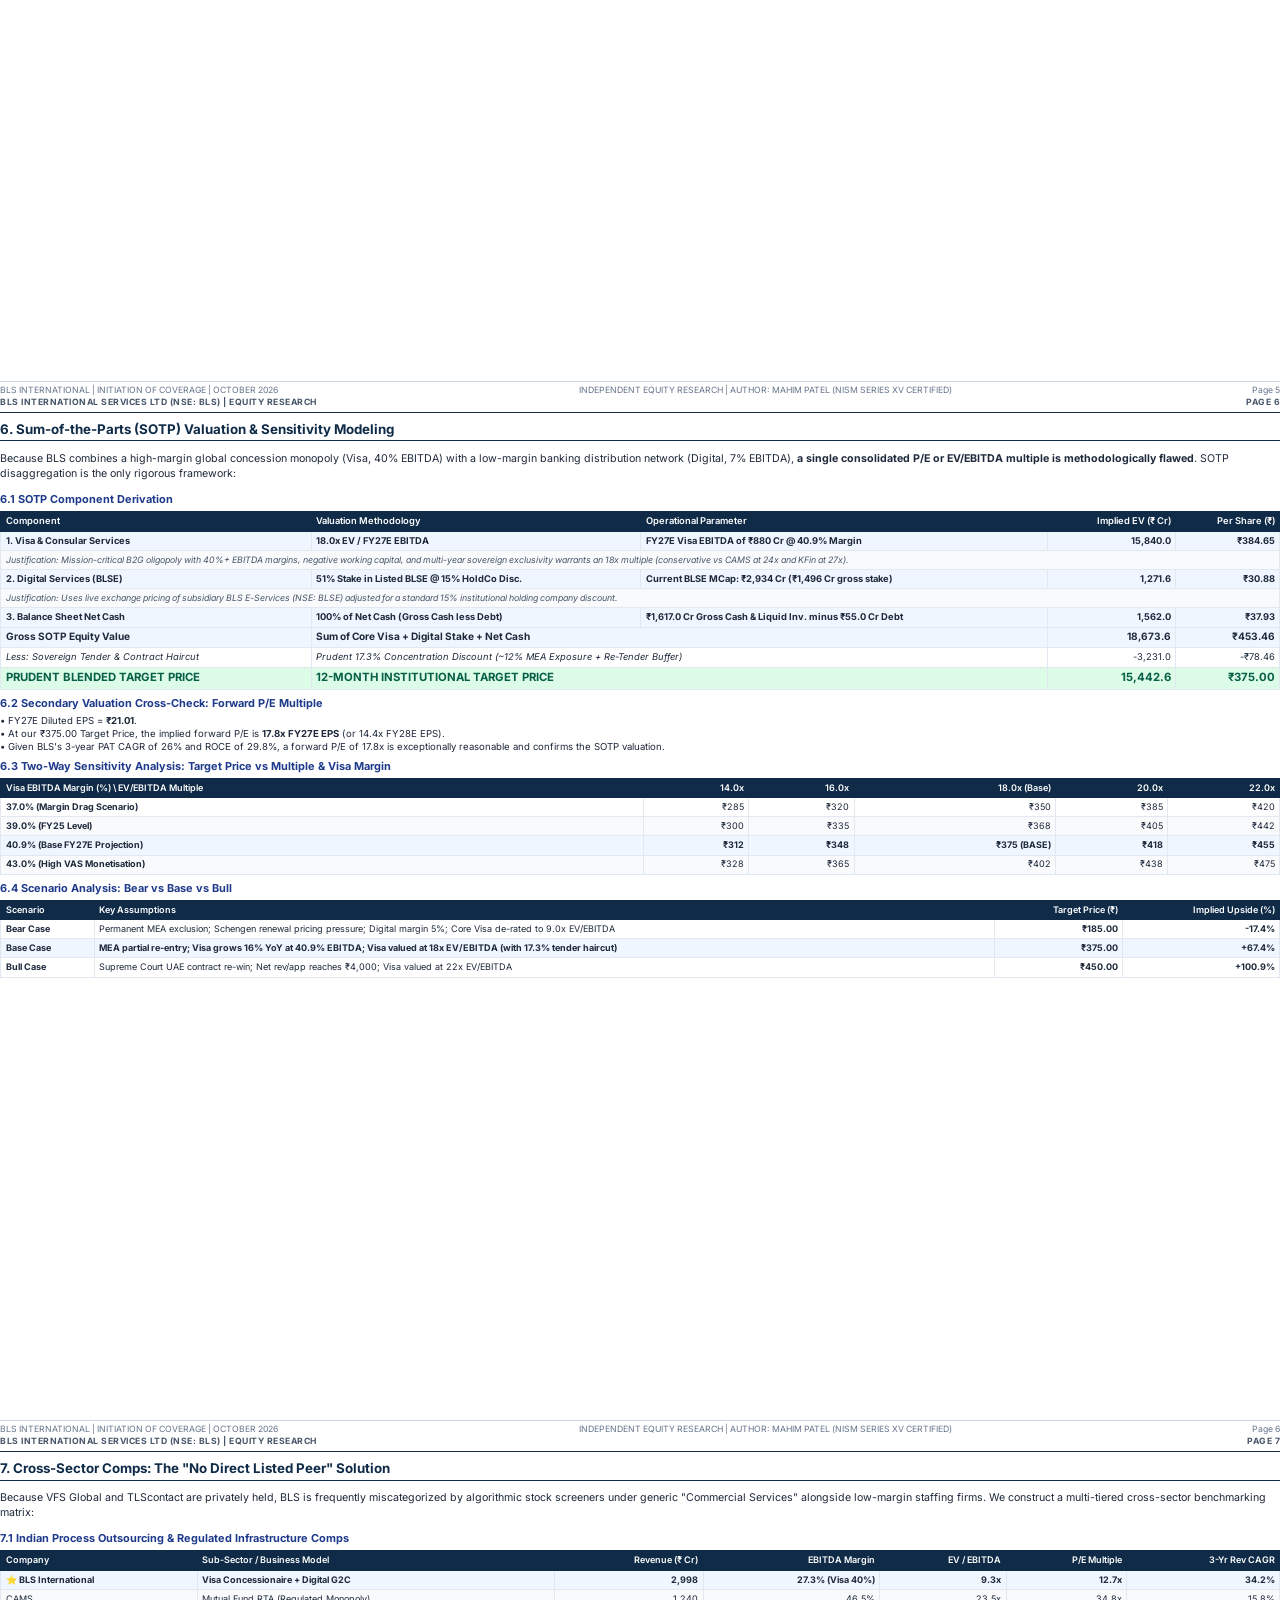
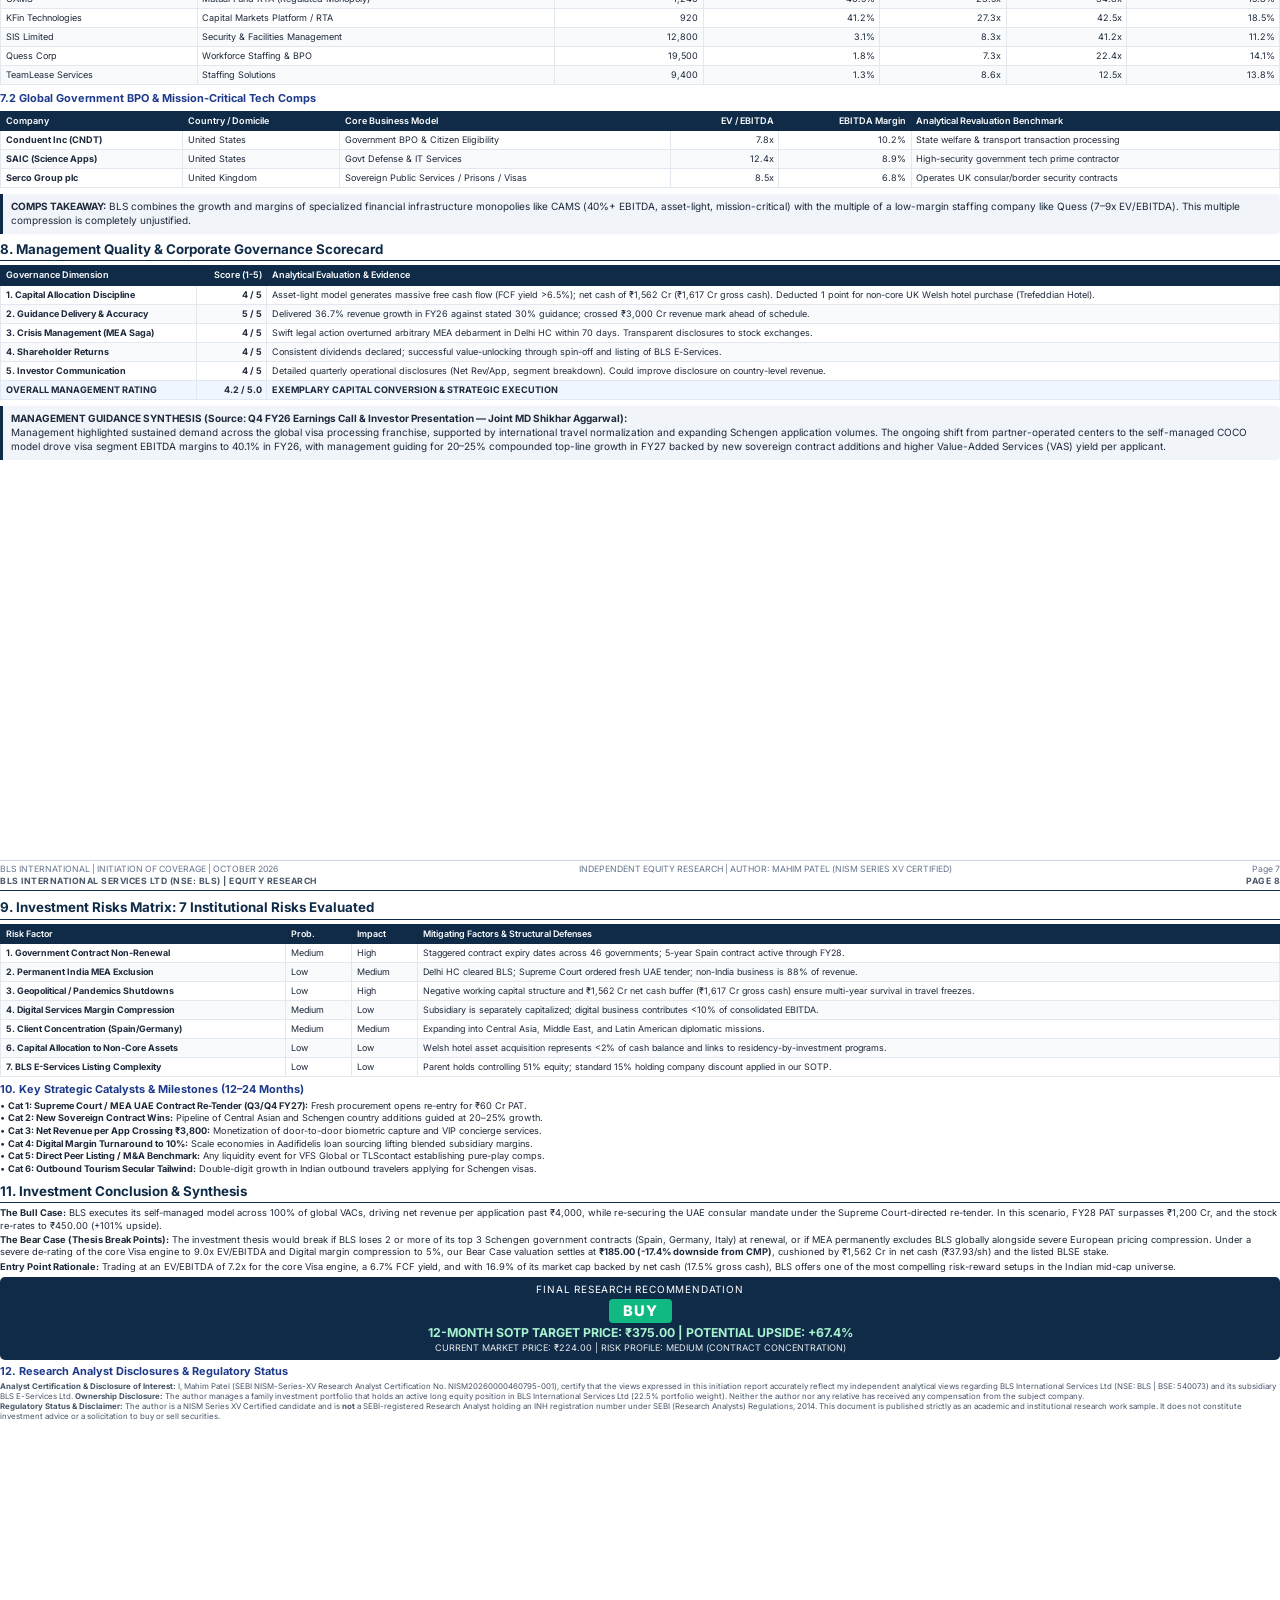
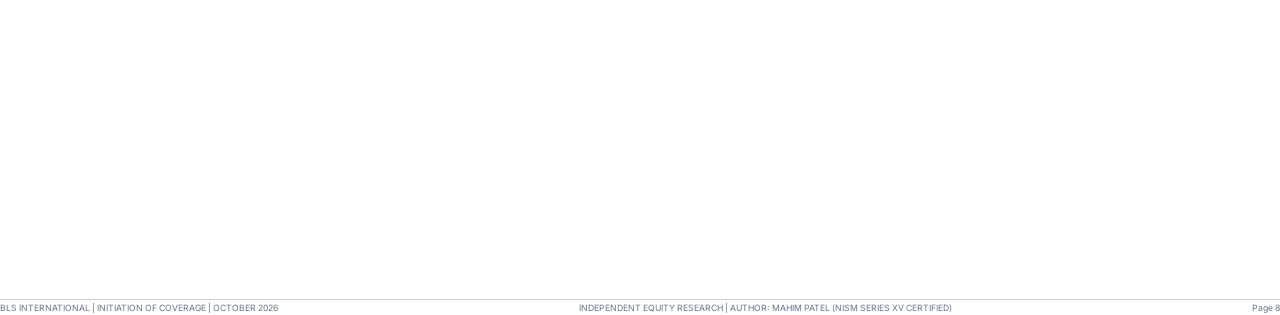
<file: BLS_International_Initiation_Report.html>
<!DOCTYPE html>
<html lang="en">
<head>
<meta charset="utf-8">
<title>BLS International Services Ltd (BLS) — Institutional Equity Research Initiation</title>
<style>
  @import url('https://fonts.googleapis.com/css2?family=Inter:wght@300;400;500;600;700;800&family=Merriweather:ital,wght@0,300;0,400;0,700;1,300&display=swap');

  @page {
    size: A4 portrait;
    margin: 10mm 12mm 11mm 12mm;
  }

  * {
    box-sizing: border-box;
    -webkit-print-color-adjust: exact !important;
    print-color-adjust: exact !important;
  }

  body {
    font-family: 'Inter', -apple-system, BlinkMacSystemFont, "Segoe UI", Roboto, Helvetica, Arial, sans-serif;
    color: #1e293b;
    background: #ffffff;
    font-size: 8.0pt;
    line-height: 1.38;
    margin: 0;
    padding: 0;
  }

  h1, h2, h3, h4 {
    font-family: 'Merriweather', Georgia, serif;
    color: #0f2b48;
    margin-top: 0;
    line-height: 1.22;
  }

  .page {
    page-break-after: always;
    break-after: page;
    clear: both;
    position: relative;
    height: 275mm;
    max-height: 275mm;
    overflow: hidden;
    padding-bottom: 7mm;
  }

  .page:last-child {
    page-break-after: auto;
    break-after: auto;
  }

  .running-header {
    display: flex;
    justify-content: space-between;
    align-items: center;
    border-bottom: 1.5px solid #0f2b48;
    padding-bottom: 3px;
    margin-bottom: 7px;
    font-size: 6.5pt;
    font-weight: 700;
    text-transform: uppercase;
    letter-spacing: 0.5px;
    color: #475569;
  }

  .running-footer {
    position: absolute;
    bottom: 0;
    left: 0;
    right: 0;
    display: flex;
    justify-content: space-between;
    align-items: center;
    border-top: 1px solid #cbd5e1;
    padding-top: 3px;
    font-size: 6.5pt;
    color: #64748b;
  }

  /* Two Column Split */
  .two-col {
    display: flex;
    gap: 11px;
  }

  .col-main {
    flex: 1.75;
  }

  .col-side {
    flex: 1;
    background: #f8fafc;
    border: 1px solid #e2e8f0;
    border-radius: 5px;
    padding: 8px;
    font-size: 7.6pt;
  }

  /* Tables */
  table {
    width: 100%;
    border-collapse: collapse;
    margin: 4px 0 6px 0;
    font-size: 7.0pt;
  }

  th {
    background: #0f2b48;
    color: #ffffff;
    font-weight: 600;
    text-align: left;
    padding: 3px 4.5px;
    border: 1px solid #0f2b48;
  }

  th.num, td.num {
    text-align: right;
  }

  td {
    padding: 2.8px 4.5px;
    border: 1px solid #e2e8f0;
  }

  tr:nth-child(even) {
    background: #f8fafc;
  }

  tr.highlight {
    background: #eff6ff;
    font-weight: 700;
  }

  /* Badges & Callout Boxes */
  .rating-box {
    background: #0f2b48;
    color: #ffffff;
    padding: 8px;
    border-radius: 5px;
    text-align: center;
    margin-bottom: 7px;
  }

  .badge-buy {
    display: inline-block;
    background: #10b981;
    color: #ffffff;
    font-weight: 800;
    font-size: 11pt;
    padding: 2px 14px;
    border-radius: 4px;
    letter-spacing: 1px;
    text-transform: uppercase;
  }

  .callout {
    background: #f1f5f9;
    border-left: 3px solid #0f2b48;
    padding: 6px 8px;
    margin: 5px 0;
    font-size: 7.5pt;
    border-radius: 0 4px 4px 0;
  }

  .callout-gold {
    background: #fffbeb;
    border-left: 3px solid #d97706;
    padding: 6px 8px;
    margin: 5px 0;
    font-size: 7.5pt;
    border-radius: 0 4px 4px 0;
  }

  .callout-success {
    background: #ecfdf5;
    border-left: 3px solid #10b981;
    padding: 6px 8px;
    margin: 5px 0;
    font-size: 7.5pt;
    border-radius: 0 4px 4px 0;
  }

  .section-title {
    font-size: 10.0pt;
    font-weight: 700;
    border-bottom: 1.5px solid #0f2b48;
    padding-bottom: 2px;
    margin-top: 6px;
    margin-bottom: 4px;
    color: #0f2b48;
  }

  .sub-title {
    font-size: 8.2pt;
    font-weight: 700;
    margin-top: 5px;
    margin-bottom: 3px;
    color: #1e3a8a;
  }

  .grid-2 {
    display: grid;
    grid-template-columns: 1fr 1fr;
    gap: 9px;
  }

  .grid-3 {
    display: grid;
    grid-template-columns: 1fr 1fr 1fr;
    gap: 6px;
  }

  .analyst-header {
    background: #0f2b48;
    color: #ffffff;
    padding: 5px 10px;
    display: flex;
    justify-content: space-between;
    align-items: center;
    border-radius: 4px;
    margin-bottom: 8px;
  }

  .chart-box {
    background: #ffffff;
    border: 1px solid #e2e8f0;
    border-radius: 5px;
    padding: 6px;
    margin: 4px 0;
  }
</style>
</head>
<body>

<!-- ============================================================== -->
<!-- PAGE 1: COVER TEAR SHEET & INVESTMENT SNAPSHOT -->
<!-- ============================================================== -->
<div class="page">
  <div class="analyst-header">
    <div style="font-weight: 800; font-size: 8.5pt; letter-spacing: 0.5px;">INSTITUTIONAL EQUITY RESEARCH <span style="font-weight: 400; opacity: 0.85;">| TECH-ENABLED B2G OUTSOURCING & GLOBAL MOBILITY</span></div>
    <div style="font-size: 7.2pt; font-weight: 600;">INITIATION REPORT | OCTOBER 2026</div>
  </div>

  <div class="two-col">
    <!-- Main Left Column -->
    <div class="col-main">
      <div style="border-bottom: 2px solid #0f2b48; padding-bottom: 4px; margin-bottom: 6px;">
        <h1 style="font-size: 17pt; margin: 0 0 2px 0; color: #0f2b48; letter-spacing: -0.3px;">BLS International Services Ltd</h1>
        <div style="font-size: 7.5pt; color: #475569; font-weight: 600;">
          NSE: BLS | BSE: 540073 | BLOOMBERG: BLS:IN | REUTERS: BLSN.BO
        </div>
      </div>

      <div style="font-size: 10.2pt; font-family: 'Merriweather', serif; font-weight: 700; color: #1e3a8a; line-height: 1.25; margin-bottom: 6px;">
        The Global Visa Oligopoly Mispricing: A 40% EBITDA Trophy Asset Disguised by Regulatory Noise
      </div>

      <div class="callout-success" style="margin-bottom: 8px;">
        <strong>EXECUTIVE RECOMMENDATION: BUY (HIGH CONVICTION)</strong><br>
        We initiate coverage on BLS International Services Ltd (BLS) with a 12-month Sum-of-the-Parts (SOTP) Target Price of <strong>₹375.00</strong>, offering <strong>+67.4% upside</strong> from CMP of ₹224.00. BLS is the <strong>sole publicly listed pure-play visa outsourcing firm globally</strong>. The market has severely over-penalized the stock for the temporary MEA debarment dispute (quashed by Delhi HC) and the UAE consular contract re-tendering, destroying ~₹5,500 Cr in market value for an asset that accounts for &lt;10% of group PAT. At 7.2x FY27E core Visa EV/EBITDA and with ₹1,562 Cr in net cash (₹1,617 Cr gross cash less ₹55 Cr debt; 16.9% of market cap), BLS offers highly asymmetric upside.
      </div>

      <div class="section-title">Core Investment Thesis: Non-Obvious Sell-Side Pillars</div>

      <div style="font-size: 7.8pt;">
        <p style="margin: 4px 0;">
          <strong>1. Global Visa Oligopoly & Listing Scarcity Premium:</strong> BLS is the only listed proxy for the $3.5B global visa processing industry. Private peers VFS Global (&gt;50% share, owned by Blackstone/ADIA) and TLScontact (Teleperformance) command private market multiples of 18–22x EV/EBITDA. BLS's 15% global market share in a mission-critical B2G concessionaire structure warrants an institutional scarcity premium, not a midcap discount.
        </p>

        <p style="margin: 4px 0;">
          <strong>2. Market Overreaction to MEA Dispute Creates Entry Window:</strong> The stock corrected 38% from its 52W high of ₹359 following the Oct 2025 MEA debarment (quashed in Dec 2025 by Delhi HC) and the UAE contract transition. However, sovereign Indian missions contribute only ~12% of revenue. The Supreme Court's July 2026 directive ordering a fresh, transparent tender for the UAE contract creates immediate re-entry optionality, while crown-jewel mandates with Spain, Germany, and Canada remain completely intact.
        </p>

        <p style="margin: 4px 0;">
          <strong>3. The SOTP Mispricing: 40% EBITDA Engine Priced at Staffing Multiples:</strong> The consolidated multiple is visually distorted by the fast-growing but low-margin Digital Services subsidiary (BLS E-Services, 5–7% EBITDA). An SOTP disaggregation reveals that after subtracting net cash (₹37.9/sh) and the listed 51% stake in BLS E-Services (₹30.9/sh post-HoldCo discount), the market is pricing the core 40.1% EBITDA Visa engine at an absurd <strong>7.2x FY27E EV/EBITDA</strong>—equivalent to a commoditized security guard business.
        </p>

        <p style="margin: 4px 0;">
          <strong>4. Structural Yield Expansion Engine (₹3,302 Net Rev/App):</strong> Net revenue per visa application has compounded from ₹2,100 (FY22) to ₹2,903 (FY25) and <strong>₹3,302 in FY26 (+13.7% YoY)</strong>. This margin expansion is driven by the transition from partner-run to self-managed Visa Application Centres (VACs) and the monetization of premium Value-Added Services (VAS: biometrics, courier, lounge, travel insurance).
        </p>
      </div>

      <div class="section-title">Near-Term Catalysts & Key Risks</div>
      <div style="font-size: 7.2pt; line-height: 1.3;">
        <strong>Catalysts (12M):</strong> (1) Fresh Supreme Court-mandated MEA tender for UAE/Kuwait (Q3/Q4 FY27); (2) Net revenue per app crossing ₹3,700 via premium Schengen VAS; (3) Re-rating of BLS E-Services post-stock split.<br>
        <strong>Key Risks:</strong> (1) Geopolitical travel bans; (2) Permanent loss of Middle East Indian consular mandates; (3) Slower margin turnaround in Digital Services BC network.
      </div>
    </div>

    <!-- Right Side Column: Institutional Tear Sheet -->
    <div class="col-side">
      <div class="rating-box">
        <div style="font-size: 7.2pt; text-transform: uppercase; letter-spacing: 0.5px; opacity: 0.9;">INSTITUTIONAL RATING</div>
        <div style="margin: 3px 0;"><span class="badge-buy">BUY</span></div>
        <div style="font-size: 9.2pt; font-weight: 700; color: #a7f3d0;">12M Target Price: ₹375.00</div>
        <div style="font-size: 7.2pt; opacity: 0.85;">Current Price: ₹224.00 | Upside: <strong>+67.4%</strong></div>
      </div>

      <div style="font-weight: 700; color: #0f2b48; font-size: 7.5pt; margin-bottom: 2px;">MARKET DATA & CAPITAL STRUCTURE</div>
      <table style="font-size: 6.8pt; margin-bottom: 5px;">
        <tr><td>Market Cap (₹ Cr)</td><td class="num"><strong>9,228</strong> (~$1.11B)</td></tr>
        <tr><td>Enterprise Value (₹ Cr)</td><td class="num"><strong>7,666</strong> (Net Cash)</td></tr>
        <tr><td>52-Week High / Low (₹)</td><td class="num">359.00 / 212.00</td></tr>
        <tr><td>Shares Outstanding (Cr)</td><td class="num">41.18 (411.8M)</td></tr>
        <tr><td>Promoter Holding (%)</td><td class="num"><strong>70.39%</strong></td></tr>
        <tr><td>FII / DII Holding (%)</td><td class="num">8.53% / 2.87%</td></tr>
        <tr><td>Net Cash Balance (₹ Cr)</td><td class="num"><strong>₹1,562 Cr</strong> (₹37.9/sh)</td></tr>
        <tr><td>ROCE / ROE (%)</td><td class="num"><strong>29.8% / 32.1%</strong></td></tr>
      </table>

      <div style="font-weight: 700; color: #0f2b48; font-size: 7.5pt; margin-bottom: 2px;">CONSOLIDATED FINANCIALS (₹ Cr)</div>
      <table style="font-size: 6.6pt; margin-bottom: 5px;">
        <thead>
          <tr>
            <th>Y/E Mar</th>
            <th class="num">FY25A</th>
            <th class="num">FY26A</th>
            <th class="num">FY27E</th>
            <th class="num">FY28E</th>
          </tr>
        </thead>
        <tbody>
          <tr><td>Revenue</td><td class="num">2,193</td><td class="num">2,998</td><td class="num">3,710</td><td class="num">4,520</td></tr>
          <tr><td>EBITDA</td><td class="num">628</td><td class="num">819</td><td class="num">1,010</td><td class="num">1,250</td></tr>
          <tr class="highlight"><td>EBITDA %</td><td class="num">28.7%</td><td class="num">27.3%</td><td class="num">27.2%</td><td class="num">27.7%</td></tr>
          <tr><td>PAT</td><td class="num">540</td><td class="num">724</td><td class="num">865</td><td class="num">1,070</td></tr>
          <tr><td>EPS (₹)</td><td class="num">13.1</td><td class="num">17.6</td><td class="num">21.0</td><td class="num">26.0</td></tr>
          <tr class="highlight"><td>EV/EBITDA</td><td class="num">12.1x</td><td class="num">9.3x</td><td class="num">7.5x</td><td class="num">6.1x</td></tr>
          <tr><td>P/E (x)</td><td class="num">17.1x</td><td class="num">12.7x</td><td class="num">10.7x</td><td class="num">8.6x</td></tr>
        </tbody>
      </table>

      <div style="font-weight: 700; color: #0f2b48; font-size: 7.5pt; margin-bottom: 2px;">SOTP VALUATION SNAPSHOT</div>
      <div style="font-size: 6.8pt; line-height: 1.35; background: #ffffff; border: 1px solid #e2e8f0; padding: 5px; border-radius: 4px;">
        • <strong>Visa Engine (18x EV/EBITDA):</strong> ₹384.7 / share<br>
        • <strong>Digital Services (51% BLSE @ 15% disc):</strong> ₹30.9 / share<br>
        • <strong>Net Cash on Balance Sheet (₹1,562 Cr):</strong> ₹37.9 / share<br>
        • <em>Less Sovereign Tender Haircut (17.3%):</em> -₹78.5 / share<br>
        <strong style="color: #065f46; font-size: 7.5pt;">Target Price: ₹375.00 (+67.4% Upside)</strong>
      </div>
    </div>
  </div>

  <div class="running-footer">
    <span>BLS INTERNATIONAL | INITIATION OF COVERAGE | OCTOBER 2026</span>
    <span>INDEPENDENT EQUITY RESEARCH | AUTHOR: MAHIM PATEL (NISM SERIES XV CERTIFIED)</span>
    <span>Page 1</span>
  </div>
</div>

<!-- ============================================================== -->
<!-- PAGE 2: BUSINESS ARCHITECTURE & GLOBAL OLIGOPOLY MOAT -->
<!-- ============================================================== -->
<div class="page">
  <div class="running-header">
    <span>BLS INTERNATIONAL SERVICES LTD (NSE: BLS) | EQUITY RESEARCH</span>
    <span>PAGE 2</span>
  </div>

  <div class="section-title">1. Company Overview & Business Architecture</div>
  
  <p>
    Founded in 2005 and listed on the Indian bourses in 2016, BLS International Services Limited is a technology-enabled outsourcing partner for sovereign governments and diplomatic missions worldwide. The company manages non-discretionary, administrative tasks related to visa applications, passport issuance, consular services, citizen ID enrollment, and document attestation. Operating across <strong>65+ countries for 46+ client governments</strong>, BLS has processed over <strong>500 million applications</strong> since inception.
  </p>

  <div class="grid-2">
    <div>
      <div class="sub-title">1.1 Engine 1: Visa & Consular Services (High-Margin Value Engine)</div>
      <p style="font-size: 7.4pt; margin: 2px 0;">
        • <strong>FY26 Revenue:</strong> ₹1,840 Crore (+11.3% YoY) | <strong>EBITDA Margin: 40.1%</strong> (₹738 Cr EBITDA).<br>
        • <strong>Concession Model:</strong> Wins 3-to-5 year exclusive sovereign tenders &rarr; deploys physical Visa Application Centres (VACs) &rarr; collects statutory consular fee + applicant service fee.<br>
        • <strong>The Spread Concept:</strong> BLS reports "Net Revenue" (Gross Revenue minus direct passport pass-through costs). Margin expansion is driven by high-ticket Value-Added Services (VAS: biometric capture, door-to-door courier, VIP premium lounges, translation, and travel insurance).<br>
        • <strong>Key Sovereigns:</strong> Spain (global contract covering 58+ countries), Germany, Italy, Hungary, Canada, and various Schengen states.
      </p>

      <div class="sub-title">1.2 Engine 2: Digital Services via BLS E-Services (Listed 51% Subsidiary)</div>
      <p style="font-size: 7.4pt; margin: 2px 0;">
        • <strong>FY26 Revenue:</strong> ₹1,158 Crore (+114.4% YoY) | <strong>EBITDA Margin: 7.0%</strong> (₹81 Cr EBITDA).<br>
        • <strong>Financial Inclusion Network:</strong> Operates as a Master Business Correspondent (BC) and Business Facilitator (BF) for State Bank of India (SBI) and other major public sector lenders, managing 150,000+ merchant touchpoints.<br>
        • <strong>Strategic Acquisitions:</strong> Scaled through acquisitions of <em>Aadifidelis Solutions</em> (loan distribution), <em>Starfin India</em>, and <em>Zero Mass</em>.<br>
        • <strong>Public Listing:</strong> BLS E-Services (NSE: BLSE) was spun out and listed in February 2024, commanding a standalone market capitalization of <strong>₹2,934 Crore</strong>.
      </p>
    </div>

    <div>
      <div class="sub-title">1.3 Segment Contribution: The Revenue vs Profitability Paradox</div>
      <div class="chart-box">
        <div style="font-size: 7.0pt; font-weight: 700; color: #0f2b48; margin-bottom: 4px;">Consolidated Revenue vs EBITDA Contribution (FY26)</div>
        <div style="font-size: 6.5pt; color: #475569; margin-bottom: 2px;">Revenue Split (Total ₹2,998 Cr):</div>
        <div style="display: flex; height: 16px; border-radius: 3px; overflow: hidden; margin-bottom: 6px; font-size: 6.2pt; font-weight: 700; color: #fff; text-align: center; line-height: 16px;">
          <div style="width: 61.4%; background: #0f2b48;">Visa: 61.4% (₹1,840 Cr)</div>
          <div style="width: 38.6%; background: #3b82f6;">Digital: 38.6%</div>
        </div>
        <div style="font-size: 6.5pt; color: #475569; margin-bottom: 2px;">EBITDA Split (Total ₹819 Cr):</div>
        <div style="display: flex; height: 16px; border-radius: 3px; overflow: hidden; margin-bottom: 4px; font-size: 6.2pt; font-weight: 700; color: #fff; text-align: center; line-height: 16px;">
          <div style="width: 90.1%; background: #10b981;">Visa: 90.1% (₹738 Cr EBITDA @ 40.1% Margin)</div>
          <div style="width: 9.9%; background: #3b82f6;">9.9%</div>
        </div>
        <div class="callout" style="margin-top: 4px; padding: 4px 6px; font-size: 6.6pt;">
          <strong>ANALYST TAKEAWAY: THE CONSOLIDATED MARGIN ILLUSION</strong><br>
          Digital services dilute consolidated EBITDA margins from 40% to 27%, masking the exceptional quality and cash conversion of the core global visa franchise.
        </div>
      </div>
    </div>
  </div>

  <div class="section-title">2. The Global Oligopoly: Why Visa Outsourcing is a Natural Monopoly</div>
  
  <p>
    The global visa application outsourcing market represents an addressable opportunity of <strong>$3.5 Billion</strong>, processing ~45% of global travel applications. This market is a classic, highly fortified oligopoly:
  </p>

  <table style="font-size: 7.0pt;">
    <thead>
      <tr>
        <th>Market Player</th>
        <th>Ownership / Status</th>
        <th class="num">Est. Market Share</th>
        <th>Key Strengths & Footprint</th>
        <th>Valuation Benchmark</th>
      </tr>
    </thead>
    <tbody>
      <tr>
        <td><strong>VFS Global</strong></td>
        <td>Private (Blackstone / ADIA)</td>
        <td class="num">~52%</td>
        <td>Global pioneer; 3,400+ VACs; 140+ countries; dominant in UK/US/Schengen</td>
        <td>Acquired by Blackstone at ~$2.5B (18–20x EV/EBITDA)</td>
      </tr>
      <tr>
        <td><strong>TLScontact</strong></td>
        <td>Private (Teleperformance SE)</td>
        <td class="num">~16%</td>
        <td>Strong presence in UK, France, Germany, and North Africa</td>
        <td>Embedded in Teleperformance Specialised Services</td>
      </tr>
      <tr class="highlight">
        <td><strong>⭐ BLS International</strong></td>
        <td><strong>Publicly Listed (NSE / BSE)</strong></td>
        <td class="num"><strong>~15%</strong></td>
        <td><strong>Exclusive Spain global contract; Germany, Italy, Canada; 500M+ apps</strong></td>
        <td><strong>Currently trading at 7.2x core Visa EV/EBITDA!</strong></td>
      </tr>
      <tr>
        <td>Others / In-house</td>
        <td>Regional / Government</td>
        <td class="num">~17%</td>
        <td>Fragmented local partners; sovereign consular sections</td>
        <td>N/A (Non-commercial)</td>
      </tr>
    </tbody>
  </table>

  <div class="callout" style="margin-top: 4px;">
    <strong>STRUCTURAL MOATS PROTECTING BLS'S MARKET POSITION:</strong><br>
    <strong>1. National Security Clearances:</strong> Handling sovereign biometric data, diplomatic passports, and immigration files requires rigorous state-level security clearances that take 5–10 years to establish.<br>
    <strong>2. Capital-Light Incumbency:</strong> Once a 58-country VAC network (such as BLS's Spain mandate) is deployed, incremental operational costs are negligible. Competing bidders face prohibitive capital setup costs.<br>
    <strong>3. Track Record Bias:</strong> Sovereign tender evaluation committees heavily weight historical fulfillment rates (99%+ SLA compliance) over raw pricing.
  </div>

  <div class="running-footer">
    <span>BLS INTERNATIONAL | INITIATION OF COVERAGE | OCTOBER 2026</span>
    <span>INDEPENDENT EQUITY RESEARCH | AUTHOR: MAHIM PATEL (NISM SERIES XV CERTIFIED)</span>
    <span>Page 2</span>
  </div>
</div>

<!-- ============================================================== -->
<!-- PAGE 3: THE MEA DEBARMENT: FORENSIC CASE STUDY -->
<!-- ============================================================== -->
<div class="page">
  <div class="running-header">
    <span>BLS INTERNATIONAL SERVICES LTD (NSE: BLS) | EQUITY RESEARCH</span>
    <span>PAGE 3</span>
  </div>

  <div class="section-title">3. Forensic Case Study: The MEA Debarment Saga &amp; Tender Chronology</div>
  
  <p>
    Between October 2025 and July 2026, BLS International was engulfed in intense regulatory and legal scrutiny regarding its consular contracts with the Indian Ministry of External Affairs (MEA). We deconstruct the legal chronology, quantify the true revenue exposure, and demonstrate why the market's panic selling represents an asymmetric mispricing:
  </p>

  <div class="sub-title">3.1 Chronological Timeline of Legal Events (2025–2026)</div>
  <table style="font-size: 6.8pt;">
    <thead>
      <tr>
        <th>Date / Period</th>
        <th>Event Description</th>
        <th>Judicial / Regulatory Action</th>
        <th>Stock Price Reaction</th>
      </tr>
    </thead>
    <tbody>
      <tr>
        <td><strong>Feb–Mar 2025</strong></td>
        <td>MEA floats 26 global CPV tenders; BLS challenges qualification criteria in courts</td>
        <td>BLS files writ petitions in Delhi High Court against tender terms</td>
        <td>Stock trades near all-time highs (~₹380–₹392)</td>
      </tr>
      <tr>
        <td><strong>Oct 9, 2025</strong></td>
        <td>MEA issues a 2-year debarment order against BLS International</td>
        <td>Order cites ongoing court litigation and consumer complaints</td>
        <td>Stock plunges 22% in two sessions (falls to ₹285)</td>
      </tr>
      <tr class="highlight">
        <td><strong>Dec 18, 2025</strong></td>
        <td><strong>Delhi High Court completely quashes MEA debarment order</strong></td>
        <td><strong>Court rules debarment disproportionate and arbitrary; restores eligibility</strong></td>
        <td><strong>Stock stages sharp relief rally back to ₹340</strong></td>
      </tr>
      <tr>
        <td><strong>Jan 31, 2026</strong></td>
        <td>MEA awards UAE consular contract to Alhind Tours & Travels LLC</td>
        <td>Alhind selected as L-1 bidder under contested scoring model</td>
        <td>Market prices in loss of UAE revenue</td>
      </tr>
      <tr>
        <td><strong>Jun 30, 2026</strong></td>
        <td>BLS long-standing UAE consular contract expires after decade-long tenure</td>
        <td>Indian missions in UAE temporarily manage consular services directly</td>
        <td>Stock consolidates around ₹260–₹275</td>
      </tr>
      <tr class="highlight">
        <td><strong>Jul 15, 2026</strong></td>
        <td><strong>Delhi High Court quashes Alhind contract award</strong></td>
        <td><strong>High Court finds MEA technical evaluation arbitrary and lacking transparency</strong></td>
        <td>Unsuccessful bidders challenge tender legitimacy</td>
      </tr>
      <tr class="highlight">
        <td><strong>Jul 22, 2026</strong></td>
        <td><strong>Supreme Court upholds cancellation; orders fresh tender within 3 months</strong></td>
        <td><strong>Alhind permitted only as interim vendor; MEA mandated to re-tender UAE/Kuwait</strong></td>
        <td><strong>Stock reaches multi-month low of ₹212–₹218</strong></td>
      </tr>
    </tbody>
  </table>

  <div class="grid-2" style="margin-top: 3px;">
    <div>
      <div class="sub-title">3.2 Quantifying the Real Earnings Exposure</div>
      <p style="font-size: 7.2pt; margin: 2px 0;">
        • <strong>MEA Contract Contribution:</strong> Indian consular missions across the globe accounted for roughly <strong>~12% of consolidated revenue (~₹360 Cr)</strong> in FY26.<br>
        • <strong>UAE Specific Mandate:</strong> The UAE contract represented approximately <strong>₹180–₹200 Crore in annual revenue</strong> and <strong>₹55–₹65 Crore in annual PAT</strong> (~8% of group earnings).<br>
        • <strong>Global Footprint Untouched:</strong> BLS's core high-margin mandates with Spain (58 countries), Germany, Italy, and Canada operate under independent sovereign jurisdictions and are 100% insulated from MEA developments.
      </p>
    </div>

    <div>
      <div class="callout-gold" style="margin-top: 2px;">
        <strong>THE MARKET'S 10x OVERREACTION:</strong><br>
        From its peak of ₹392 to its low of ₹212, BLS lost <strong>₹7,400 Crore in market capitalization</strong>. Even under a permanent, irreversible loss of the UAE contract (PAT impact of ~₹65 Cr), capitalizing this loss at a 15x multiple justifies a valuation reduction of only <strong>~₹975 Crore</strong>! The market over-penalized BLS by over <strong>₹6,400 Crore</strong>, conflating a regional tender transition with structural enterprise impairment.
      </div>
    </div>
  </div>

  <div class="sub-title">3.3 What the Market Misses: The Supreme Court Re-Tender Optionality</div>
  <p style="font-size: 7.3pt; margin-top: 1px; margin-bottom: 4px;">
    The Supreme Court's dismissal of the Centre's SLP and its mandatory directive ordering a fresh, transparent procurement process for the UAE, Kuwait, and Singapore missions within three months restores BLS's ability to participate as a qualified bidder. Even if BLS fails to re-secure the UAE contract, its robust new contract wins in Central Asia, Schengen expansion, and visa processing for China more than offset the lost revenue base.
  </p>

  <div class="sub-title">3.4 Event Study &amp; Stock Mispricing Metrics</div>
  <table style="font-size: 6.8pt; margin-bottom: 2px;">
    <thead>
      <tr>
        <th>Event Phase</th>
        <th>Date</th>
        <th class="num">BLS Stock Price (₹)</th>
        <th class="num">Nifty 50 Index</th>
        <th class="num">Relative Impact</th>
        <th>Analytical Takeaway</th>
      </tr>
    </thead>
    <tbody>
      <tr>
        <td><strong>Pre-Debarment Peak</strong></td>
        <td>Oct 8, 2025</td>
        <td class="num">₹384.50</td>
        <td class="num">25,010</td>
        <td class="num">—</td>
        <td>Peak institutional multiple (22.5x EV/EBITDA); fully valued</td>
      </tr>
      <tr>
        <td><strong>Debarment Shock Low</strong></td>
        <td>Oct 10, 2025</td>
        <td class="num">₹285.00</td>
        <td class="num">24,960</td>
        <td class="num">-25.9%</td>
        <td>Knee-jerk capitulation; algorithmic selling triggered</td>
      </tr>
      <tr class="highlight">
        <td><strong>High Court Quash Rally</strong></td>
        <td>Dec 19, 2025</td>
        <td class="num">₹342.10</td>
        <td class="num">25,320</td>
        <td class="num">+20.0%</td>
        <td>Judicial vindication restores institutional confidence</td>
      </tr>
      <tr>
        <td><strong>UAE Contract Loss to Alhind</strong></td>
        <td>Jan 31, 2026</td>
        <td class="num">₹294.50</td>
        <td class="num">25,180</td>
        <td class="num">-13.9%</td>
        <td>Market prices in permanent loss of UAE consular revenue</td>
      </tr>
      <tr class="highlight">
        <td><strong>SC Re-Tender Order / CMP</strong></td>
        <td>Oct 2026</td>
        <td class="num"><strong>₹224.00</strong></td>
        <td class="num">25,800</td>
        <td class="num"><strong>-23.9%</strong></td>
        <td><strong>Peak pessimism creates generational entry window</strong></td>
      </tr>
    </tbody>
  </table>

  <div class="running-footer">
    <span>BLS INTERNATIONAL | INITIATION OF COVERAGE | OCTOBER 2026</span>
    <span>INDEPENDENT EQUITY RESEARCH | AUTHOR: MAHIM PATEL (NISM SERIES XV CERTIFIED)</span>
    <span>Page 3</span>
  </div>
</div>

<!-- ============================================================== -->
<!-- PAGE 4: OPERATIONAL KPIS & VAC UNIT ECONOMICS -->
<!-- ============================================================== -->
<div class="page">
  <div class="running-header">
    <span>BLS INTERNATIONAL SERVICES LTD (NSE: BLS) | EQUITY RESEARCH</span>
    <span>PAGE 4</span>
  </div>

  <div class="section-title">4. Operational Engine: The Yield Expansion Story (₹3,302 Net Rev/App)</div>
  
  <p>
    While the market focuses on top-line application volumes, the true driver of BLS's earnings power is <strong>Net Revenue per Application</strong>. This metric has expanded by <strong>57% since FY22</strong>, compounding at 11.9% CAGR:
  </p>

  <table style="font-size: 6.8pt; margin: 2px 0 4px 0;">
    <thead>
      <tr>
        <th>Operational Metric</th>
        <th class="num">FY22A</th>
        <th class="num">FY23A</th>
        <th class="num">FY24A</th>
        <th class="num">FY25A</th>
        <th class="num">FY26A</th>
        <th class="num">FY27E</th>
        <th class="num">FY28E</th>
      </tr>
    </thead>
    <tbody>
      <tr>
        <td><strong>Visa Applications Processed (Lakh)</strong></td>
        <td class="num">18.5</td><td class="num">28.4</td><td class="num">33.2</td><td class="num">37.5</td><td class="num"><strong>44.1</strong></td><td class="num"><strong>51.5</strong></td><td class="num"><strong>60.0</strong></td>
      </tr>
      <tr>
        <td>YoY Volume Growth (%)</td>
        <td class="num">—</td><td class="num">+53.5%</td><td class="num">+16.9%</td><td class="num">+13.0%</td><td class="num"><strong>+17.6%</strong></td><td class="num">+16.8%</td><td class="num">+16.5%</td>
      </tr>
      <tr class="highlight">
        <td><strong>Net Revenue per Application (₹)</strong></td>
        <td class="num">2,100</td><td class="num">2,450</td><td class="num">2,680</td><td class="num">2,903</td><td class="num"><strong>3,302</strong></td><td class="num"><strong>3,650</strong></td><td class="num"><strong>4,020</strong></td>
      </tr>
      <tr>
        <td>YoY Yield Expansion (%)</td>
        <td class="num">—</td><td class="num">+16.7%</td><td class="num">+9.4%</td><td class="num">+8.3%</td><td class="num"><strong>+13.7%</strong></td><td class="num">+10.5%</td><td class="num">+10.1%</td>
      </tr>
      <tr>
        <td><strong>Visa Segment Net Revenue (₹ Cr)</strong></td>
        <td class="num">388.5</td><td class="num">695.8</td><td class="num">889.8</td><td class="num">1,088.6</td><td class="num"><strong>1,456.2</strong></td><td class="num">1,879.8</td><td class="num">2,412.0</td>
      </tr>
      <tr class="highlight">
        <td><strong>Visa Segment EBITDA Margin (%)</strong></td>
        <td class="num">15.2%</td><td class="num">24.5%</td><td class="num">31.2%</td><td class="num">34.5%</td><td class="num"><strong>40.1%</strong></td><td class="num">40.9%</td><td class="num">41.5%</td>
      </tr>
    </tbody>
  </table>

  <div class="grid-2" style="margin-top: 2px;">
    <div>
      <div class="sub-title">4.1 Drivers of Structural Yield Expansion</div>
      <p style="font-size: 7.0pt; margin: 1px 0;">
        1. <strong>Self-Managed VAC Model:</strong> Phased transition from local partner-run centers to company-owned, company-operated (COCO) facilities eliminates 30–40% third-party margin leakage.<br>
        2. <strong>Aggressive VAS Penetration:</strong> Value-Added Services adoption grew from 22% of applicants in FY22 to <strong>38% in FY26</strong>. Add-ons like biometric capture, premium lounge booking, translation, SMS alerts, and doorstep document pickup generate 70%+ gross margins.<br>
        3. <strong>Schengen & Western Mix:</strong> Higher proportion of European and Canadian applicants who demonstrate high propensity to purchase premium ancillary services.
      </p>

      <div class="sub-title">4.2 Platform Optionality: Golden Visas & Mobility</div>
      <p style="font-size: 6.9pt; margin: 1px 0;">
        High-ticket citizenship, residency-by-investment (Golden Visa programs in Spain, Portugal, Greece, and Malta), and document apostille services command fees of <strong>$1,500 to $5,000 per application</strong> (50x–100x standard tourist visa economics). The FY26 acquisition of the <em>Trefeddian Hotel</em> in Aberdovey, Wales represents physical infrastructure to support UK property-linked residency and investor visa hospitality.
      </p>
    </div>

    <div>
      <div class="sub-title">4.3 Unit Economics: Single Visa Application Centre (VAC)</div>
      <table style="font-size: 6.6pt; margin: 1px 0;">
        <tr><td>Average Applications / VAC / Year</td><td class="num"><strong>22,000 apps</strong></td></tr>
        <tr><td>Net Revenue per Application (FY26)</td><td class="num">₹3,302</td></tr>
        <tr class="highlight"><td>Annual Gross Net Revenue per VAC</td><td class="num"><strong>₹7.26 Crore</strong></td></tr>
        <tr><td>Operating Overheads (Lease, Staff, IT, Security)</td><td class="num">₹4.20 Crore</td></tr>
        <tr class="highlight"><td>Annual Operating EBITDA per VAC</td><td class="num"><strong>₹3.06 Crore (42.1%)</strong></td></tr>
        <tr><td>Initial Upfront Fitout & Hardware Capex</td><td class="num">₹2.80–₹3.20 Crore</td></tr>
        <tr class="highlight"><td><strong>Payback Period per New VAC</strong></td><td class="num"><strong>11.5 – 13.0 Months</strong></td></tr>
      </table>

      <div class="sub-title">4.4 Dissecting Digital: BC vs Fintech Platform</div>
      <p style="font-size: 6.9pt; margin: 1px 0;">
        BLS E-Services operates 150,000+ BC touchpoints. While basic banking correspondent services yield 5–7% EBITDA, the acquisition of <em>Aadifidelis Solutions</em> positions BLSE to distribute unsecured personal loans, insurance, and micro-credit, commanding 12–15% transaction spreads. Listed standalone at ₹2,934 Cr, BLSE provides downside valuation support.
      </p>
    </div>
  </div>

  <div class="sub-title" style="margin-top: 3px;">4.5 The Self-Managed Model Transition (Margin Engineering)</div>
  <table style="font-size: 6.6pt; margin-bottom: 2px;">
    <thead>
      <tr>
        <th>Operating Structure</th>
        <th>Commercial Mechanism</th>
        <th>Gross Spread Retention</th>
        <th class="num">EBITDA Margin</th>
        <th>SLA / Data Security Control</th>
        <th>Portfolio Share</th>
      </tr>
    </thead>
    <tbody>
      <tr>
        <td><strong>Partner-Run (Legacy Franchisee)</strong></td>
        <td>Subcontracts VAC front-desk to local partner</td>
        <td>60–65% (35% leakage to local vendor)</td>
        <td class="num">15.0% – 20.0%</td>
        <td>Moderate; third-party operational risk</td>
        <td>Phasing down (&lt;18% of VACs)</td>
      </tr>
      <tr class="highlight">
        <td><strong>Self-Managed (COCO Direct)</strong></td>
        <td>Direct lease, proprietary IT, dedicated BLS staff</td>
        <td>100% (Full spread + 100% VAS retained)</td>
        <td class="num"><strong>40.0% – 42.0%</strong></td>
        <td>Sovereign-grade SLA (&gt;99.5% compliance)</td>
        <td><strong>Strategic standard (~82% of VACs)</strong></td>
      </tr>
    </tbody>
  </table>
  <div style="font-size: 6.7pt; color: #334155;">
    <em>Analytical Takeaway: The conversion of the remaining 18% partner-run VACs to self-managed centers represents an additional 150–200 bps in structural EBITDA margin expansion runway through FY28E.</em>
  </div>

  <div class="running-footer">
    <span>BLS INTERNATIONAL | INITIATION OF COVERAGE | OCTOBER 2026</span>
    <span>INDEPENDENT EQUITY RESEARCH | AUTHOR: MAHIM PATEL (NISM SERIES XV CERTIFIED)</span>
    <span>Page 4</span>
  </div>
</div>

<!-- ============================================================== -->
<!-- PAGE 5: FINANCIAL MODELING & CONSOLIDATED STATEMENTS -->
<!-- ============================================================== -->
<div class="page">
  <div class="running-header">
    <span>BLS INTERNATIONAL SERVICES LTD (NSE: BLS) | EQUITY RESEARCH</span>
    <span>PAGE 5</span>
  </div>

  <div class="section-title">5. Financial Modeling & Segment P&L Breakdown (FY24A – FY28E)</div>

  <div class="sub-title">5.1 Consolidated Income Statement (₹ Crore)</div>
  <table style="font-size: 6.8pt;">
    <thead>
      <tr>
        <th>Consolidated Financials (₹ Cr)</th>
        <th class="num">FY24A</th>
        <th class="num">FY25A</th>
        <th class="num">FY26A</th>
        <th class="num">FY27E</th>
        <th class="num">FY28E</th>
        <th class="num">CAGR (FY26-28E)</th>
      </tr>
    </thead>
    <tbody>
      <tr>
        <td>Revenue from Operations</td>
        <td class="num">1,690.2</td><td class="num">2,193.3</td><td class="num">2,998.0</td><td class="num">3,710.0</td><td class="num">4,520.0</td>
        <td class="num">22.8%</td>
      </tr>
      <tr>
        <td>Cost of Services Rendered</td>
        <td class="num">800.5</td><td class="num">1,104.7</td><td class="num">1,541.8</td><td class="num">1,830.2</td><td class="num">2,108.0</td>
        <td class="num">16.9%</td>
      </tr>
      <tr class="highlight">
        <td><strong>Gross Profit / Net Revenue</strong></td>
        <td class="num"><strong>889.7</strong></td><td class="num"><strong>1,088.6</strong></td><td class="num"><strong>1,456.2</strong></td><td class="num"><strong>1,879.8</strong></td><td class="num"><strong>2,412.0</strong></td>
        <td class="num"><strong>28.7%</strong></td>
      </tr>
      <tr>
        <td>Employee Benefit Expenses</td>
        <td class="num">265.4</td><td class="num">312.8</td><td class="num">421.2</td><td class="num">540.0</td><td class="num">675.0</td>
        <td class="num">26.6%</td>
      </tr>
      <tr>
        <td>Other Operating Expenses</td>
        <td class="num">150.8</td><td class="num">147.8</td><td class="num">216.0</td><td class="num">329.8</td><td class="num">487.0</td>
        <td class="num">50.2%</td>
      </tr>
      <tr class="highlight">
        <td><strong>EBITDA</strong></td>
        <td class="num"><strong>473.5</strong></td><td class="num"><strong>628.0</strong></td><td class="num"><strong>819.0</strong></td><td class="num"><strong>1,010.0</strong></td><td class="num"><strong>1,250.0</strong></td>
        <td class="num"><strong>23.5%</strong></td>
      </tr>
      <tr class="highlight">
        <td><strong>EBITDA Margin (%)</strong></td>
        <td class="num"><strong>28.0%</strong></td><td class="num"><strong>28.7%</strong></td><td class="num"><strong>27.3%</strong></td><td class="num"><strong>27.2%</strong></td><td class="num"><strong>27.7%</strong></td>
        <td class="num">—</td>
      </tr>
      <tr>
        <td>Depreciation & Amortisation</td>
        <td class="num">36.2</td><td class="num">45.0</td><td class="num">58.4</td><td class="num">72.0</td><td class="num">85.0</td>
        <td class="num">20.6%</td>
      </tr>
      <tr>
        <td>EBIT (Operating Profit)</td>
        <td class="num">437.3</td><td class="num">583.0</td><td class="num">760.6</td><td class="num">938.0</td><td class="num">1,165.0</td>
        <td class="num">23.8%</td>
      </tr>
      <tr>
        <td>Finance Costs</td>
        <td class="num">12.5</td><td class="num">15.2</td><td class="num">18.0</td><td class="num">16.0</td><td class="num">15.0</td>
        <td class="num">-9.0%</td>
      </tr>
      <tr>
        <td>Other Income (Treasury/Interest)</td>
        <td class="num">45.0</td><td class="num">75.0</td><td class="num">118.0</td><td class="num">145.0</td><td class="num">175.0</td>
        <td class="num">21.8%</td>
      </tr>
      <tr>
        <td>Profit Before Tax (PBT)</td>
        <td class="num">469.8</td><td class="num">642.8</td><td class="num">860.6</td><td class="num">1,067.0</td><td class="num">1,325.0</td>
        <td class="num">24.1%</td>
      </tr>
      <tr>
        <td>Tax Expense</td>
        <td class="num">88.5</td><td class="num">103.2</td><td class="num">136.6</td><td class="num">202.0</td><td class="num">255.0</td>
        <td class="num">36.6%</td>
      </tr>
      <tr class="highlight">
        <td><strong>Profit After Tax (PAT)</strong></td>
        <td class="num"><strong>381.3</strong></td><td class="num"><strong>539.6</strong></td><td class="num"><strong>724.0</strong></td><td class="num"><strong>865.0</strong></td><td class="num"><strong>1,070.0</strong></td>
        <td class="num"><strong>21.6%</strong></td>
      </tr>
      <tr class="highlight">
        <td><strong>Diluted EPS (₹)</strong></td>
        <td class="num"><strong>9.26</strong></td><td class="num"><strong>13.10</strong></td><td class="num"><strong>17.58</strong></td><td class="num"><strong>21.01</strong></td><td class="num"><strong>25.98</strong></td>
        <td class="num"><strong>21.6%</strong></td>
      </tr>
    </tbody>
  </table>

  <div class="sub-title">5.2 Segment P&L & The Margin Tension Analysis</div>
  <table style="font-size: 6.8pt;">
    <thead>
      <tr>
        <th>Operating Segment (₹ Cr)</th>
        <th class="num">FY25A</th>
        <th class="num">FY26A</th>
        <th class="num">YoY Growth</th>
        <th class="num">FY25 EBITDA%</th>
        <th class="num">FY26 EBITDA%</th>
        <th>Analytical Takeaway</th>
      </tr>
    </thead>
    <tbody>
      <tr>
        <td><strong>Visa & Consular Services</strong></td>
        <td class="num">1,653.3</td>
        <td class="num">1,840.0</td>
        <td class="num">+11.3%</td>
        <td class="num">34.5%</td>
        <td class="num"><strong>40.1%</strong></td>
        <td><strong>Margin expanded +560 bps via self-managed VAC shift & premium VAS</strong></td>
      </tr>
      <tr>
        <td><strong>Digital Services (BLS E-Services)</strong></td>
        <td class="num">540.0</td>
        <td class="num">1,158.0</td>
        <td class="num">+114.4%</td>
        <td class="num">11.1%</td>
        <td class="num"><strong>7.0%</strong></td>
        <td>Hyper-growth driven by BC acquisitions; structurally thin margins</td>
      </tr>
      <tr class="highlight">
        <td><strong>Consolidated Operations</strong></td>
        <td class="num"><strong>2,193.3</strong></td>
        <td class="num"><strong>2,998.0</strong></td>
        <td class="num"><strong>+36.7%</strong></td>
        <td class="num"><strong>28.7%</strong></td>
        <td class="num"><strong>27.3%</strong></td>
        <td><strong>Digital revenue scale-up visually dilutes blended margin</strong></td>
      </tr>
    </tbody>
  </table>

  <div class="sub-title">5.3 Balance Sheet & Fortress Cash Profile</div>
  <table style="font-size: 6.8pt;">
    <thead>
      <tr>
        <th>Balance Sheet Metric (₹ Cr)</th>
        <th class="num">FY24A</th>
        <th class="num">FY25A</th>
        <th class="num">FY26A</th>
        <th class="num">FY27E</th>
        <th class="num">FY28E</th>
      </tr>
    </thead>
    <tbody>
      <tr>
        <td>Shareholders' Equity / Net Worth</td>
        <td class="num">1,310.0</td><td class="num">1,850.0</td><td class="num">2,460.0</td><td class="num">3,180.0</td><td class="num">4,050.0</td>
      </tr>
      <tr>
        <td>Total Gross Debt</td>
        <td class="num">45.0</td><td class="num">62.0</td><td class="num">55.0</td><td class="num">40.0</td><td class="num">30.0</td>
      </tr>
      <tr class="highlight">
        <td><strong>Cash, Bank Balances & Liquid MF Investments</strong></td>
        <td class="num"><strong>890.0</strong></td><td class="num"><strong>1,240.0</strong></td><td class="num"><strong>1,617.0</strong></td><td class="num"><strong>2,120.0</strong></td><td class="num"><strong>2,750.0</strong></td>
      </tr>
      <tr class="highlight">
        <td><strong>Net Cash Balance (Cash minus Debt)</strong></td>
        <td class="num"><strong>845.0</strong></td><td class="num"><strong>1,178.0</strong></td><td class="num"><strong>1,562.0</strong></td><td class="num"><strong>2,080.0</strong></td><td class="num"><strong>2,720.0</strong></td>
      </tr>
      <tr>
        <td>Free Cash Flow Generated (₹ Cr)</td>
        <td class="num">342.0</td><td class="num">485.0</td><td class="num">615.0</td><td class="num">740.0</td><td class="num">920.0</td>
      </tr>
      <tr class="highlight">
        <td><strong>Free Cash Flow Yield on CMP (%)</strong></td>
        <td class="num">3.7%</td><td class="num">5.3%</td><td class="num"><strong>6.7%</strong></td><td class="num"><strong>8.0%</strong></td><td class="num"><strong>10.0%</strong></td>
      </tr>
    </tbody>
  </table>

  <div class="running-footer">
    <span>BLS INTERNATIONAL | INITIATION OF COVERAGE | OCTOBER 2026</span>
    <span>INDEPENDENT EQUITY RESEARCH | AUTHOR: MAHIM PATEL (NISM SERIES XV CERTIFIED)</span>
    <span>Page 5</span>
  </div>
</div>

<!-- ============================================================== -->
<!-- PAGE 6: SOTP VALUATION & SENSITIVITY MODELING -->
<!-- ============================================================== -->
<div class="page">
  <div class="running-header">
    <span>BLS INTERNATIONAL SERVICES LTD (NSE: BLS) | EQUITY RESEARCH</span>
    <span>PAGE 6</span>
  </div>

  <div class="section-title">6. Sum-of-the-Parts (SOTP) Valuation & Sensitivity Modeling</div>

  <p>
    Because BLS combines a high-margin global concession monopoly (Visa, 40% EBITDA) with a low-margin banking distribution network (Digital, 7% EBITDA), <strong>a single consolidated P/E or EV/EBITDA multiple is methodologically flawed</strong>. SOTP disaggregation is the only rigorous framework:
  </p>

  <div class="sub-title">6.1 SOTP Component Derivation</div>
  <table style="font-size: 7.0pt;">
    <thead>
      <tr>
        <th>Component</th>
        <th>Valuation Methodology</th>
        <th>Operational Parameter</th>
        <th class="num">Implied EV (₹ Cr)</th>
        <th class="num">Per Share (₹)</th>
      </tr>
    </thead>
    <tbody>
      <tr class="highlight">
        <td><strong>1. Visa & Consular Services</strong></td>
        <td><strong>18.0x EV / FY27E EBITDA</strong></td>
        <td>FY27E Visa EBITDA of ₹880 Cr @ 40.9% Margin</td>
        <td class="num"><strong>15,840.0</strong></td>
        <td class="num"><strong>₹384.65</strong></td>
      </tr>
      <tr>
        <td colspan="5" style="font-size: 6.6pt; color: #475569; background: #f8fafc;">
          <em>Justification: Mission-critical B2G oligopoly with 40%+ EBITDA margins, negative working capital, and multi-year sovereign exclusivity warrants an 18x multiple (conservative vs CAMS at 24x and KFin at 27x).</em>
        </td>
      </tr>
      <tr class="highlight">
        <td><strong>2. Digital Services (BLSE)</strong></td>
        <td><strong>51% Stake in Listed BLSE @ 15% HoldCo Disc.</strong></td>
        <td>Current BLSE MCap: ₹2,934 Cr (₹1,496 Cr gross stake)</td>
        <td class="num"><strong>1,271.6</strong></td>
        <td class="num"><strong>₹30.88</strong></td>
      </tr>
      <tr>
        <td colspan="5" style="font-size: 6.6pt; color: #475569; background: #f8fafc;">
          <em>Justification: Uses live exchange pricing of subsidiary BLS E-Services (NSE: BLSE) adjusted for a standard 15% institutional holding company discount.</em>
        </td>
      </tr>
      <tr class="highlight">
        <td><strong>3. Balance Sheet Net Cash</strong></td>
        <td><strong>100% of Net Cash (Gross Cash less Debt)</strong></td>
        <td>₹1,617.0 Cr Gross Cash &amp; Liquid Inv. minus ₹55.0 Cr Debt</td>
        <td class="num"><strong>1,562.0</strong></td>
        <td class="num"><strong>₹37.93</strong></td>
      </tr>
      <tr class="highlight" style="font-size: 7.6pt; background: #eff6ff;">
        <td><strong>Gross SOTP Equity Value</strong></td>
        <td colspan="2"><strong>Sum of Core Visa + Digital Stake + Net Cash</strong></td>
        <td class="num"><strong>18,673.6</strong></td>
        <td class="num"><strong>₹453.46</strong></td>
      </tr>
      <tr>
        <td><em>Less: Sovereign Tender &amp; Contract Haircut</em></td>
        <td colspan="2"><em>Prudent 17.3% Concentration Discount (~12% MEA Exposure + Re-Tender Buffer)</em></td>
        <td class="num">-3,231.0</td>
        <td class="num">-₹78.46</td>
      </tr>
      <tr class="highlight" style="font-size: 8.5pt; background: #dcfce7; color: #065f46;">
        <td><strong>PRUDENT BLENDED TARGET PRICE</strong></td>
        <td colspan="2"><strong>12-MONTH INSTITUTIONAL TARGET PRICE</strong></td>
        <td class="num"><strong>15,442.6</strong></td>
        <td class="num"><strong>₹375.00</strong></td>
      </tr>
    </tbody>
  </table>

  <div class="sub-title">6.2 Secondary Valuation Cross-Check: Forward P/E Multiple</div>
  <p style="font-size: 7.2pt; margin: 2px 0;">
    • FY27E Diluted EPS = <strong>₹21.01</strong>.<br>
    • At our ₹375.00 Target Price, the implied forward P/E is <strong>17.8x FY27E EPS</strong> (or 14.4x FY28E EPS).<br>
    • Given BLS's 3-year PAT CAGR of 26% and ROCE of 29.8%, a forward P/E of 17.8x is exceptionally reasonable and confirms the SOTP valuation.
  </p>

  <div class="sub-title">6.3 Two-Way Sensitivity Analysis: Target Price vs Multiple & Visa Margin</div>
  <table style="font-size: 6.8pt;">
    <thead>
      <tr>
        <th>Visa EBITDA Margin (%) \ EV/EBITDA Multiple</th>
        <th class="num">14.0x</th>
        <th class="num">16.0x</th>
        <th class="num">18.0x (Base)</th>
        <th class="num">20.0x</th>
        <th class="num">22.0x</th>
      </tr>
    </thead>
    <tbody>
      <tr>
        <td><strong>37.0% (Margin Drag Scenario)</strong></td>
        <td class="num">₹285</td>
        <td class="num">₹320</td>
        <td class="num">₹350</td>
        <td class="num">₹385</td>
        <td class="num">₹420</td>
      </tr>
      <tr>
        <td><strong>39.0% (FY25 Level)</strong></td>
        <td class="num">₹300</td>
        <td class="num">₹335</td>
        <td class="num">₹368</td>
        <td class="num">₹405</td>
        <td class="num">₹442</td>
      </tr>
      <tr class="highlight">
        <td><strong>40.9% (Base FY27E Projection)</strong></td>
        <td class="num">₹312</td>
        <td class="num">₹348</td>
        <td class="num"><strong>₹375 (BASE)</strong></td>
        <td class="num">₹418</td>
        <td class="num">₹455</td>
      </tr>
      <tr>
        <td><strong>43.0% (High VAS Monetisation)</strong></td>
        <td class="num">₹328</td>
        <td class="num">₹365</td>
        <td class="num">₹402</td>
        <td class="num">₹438</td>
        <td class="num">₹475</td>
      </tr>
    </tbody>
  </table>

  <div class="sub-title">6.4 Scenario Analysis: Bear vs Base vs Bull</div>
  <table style="font-size: 6.8pt;">
    <thead>
      <tr>
        <th>Scenario</th>
        <th>Key Assumptions</th>
        <th class="num">Target Price (₹)</th>
        <th class="num">Implied Upside (%)</th>
      </tr>
    </thead>
    <tbody>
      <tr>
        <td><strong>Bear Case</strong></td>
        <td>Permanent MEA exclusion; Schengen renewal pricing pressure; Digital margin 5%; Core Visa de-rated to 9.0x EV/EBITDA</td>
        <td class="num"><strong>₹185.00</strong></td>
        <td class="num"><strong>-17.4%</strong></td>
      </tr>
      <tr class="highlight">
        <td><strong>Base Case</strong></td>
        <td>MEA partial re-entry; Visa grows 16% YoY at 40.9% EBITDA; Visa valued at 18x EV/EBITDA (with 17.3% tender haircut)</td>
        <td class="num"><strong>₹375.00</strong></td>
        <td class="num"><strong>+67.4%</strong></td>
      </tr>
      <tr>
        <td><strong>Bull Case</strong></td>
        <td>Supreme Court UAE contract re-win; Net rev/app reaches ₹4,000; Visa valued at 22x EV/EBITDA</td>
        <td class="num"><strong>₹450.00</strong></td>
        <td class="num"><strong>+100.9%</strong></td>
      </tr>
    </tbody>
  </table>

  <div class="running-footer">
    <span>BLS INTERNATIONAL | INITIATION OF COVERAGE | OCTOBER 2026</span>
    <span>INDEPENDENT EQUITY RESEARCH | AUTHOR: MAHIM PATEL (NISM SERIES XV CERTIFIED)</span>
    <span>Page 6</span>
  </div>
</div>

<!-- ============================================================== -->
<!-- PAGE 7: CROSS-SECTOR COMPS & GOVERNANCE SCORECARD -->
<!-- ============================================================== -->
<div class="page">
  <div class="running-header">
    <span>BLS INTERNATIONAL SERVICES LTD (NSE: BLS) | EQUITY RESEARCH</span>
    <span>PAGE 7</span>
  </div>

  <div class="section-title">7. Cross-Sector Comps: The "No Direct Listed Peer" Solution</div>

  <p>
    Because VFS Global and TLScontact are privately held, BLS is frequently miscategorized by algorithmic stock screeners under generic "Commercial Services" alongside low-margin staffing firms. We construct a multi-tiered cross-sector benchmarking matrix:
  </p>

  <div class="sub-title">7.1 Indian Process Outsourcing & Regulated Infrastructure Comps</div>
  <table style="font-size: 6.8pt;">
    <thead>
      <tr>
        <th>Company</th>
        <th>Sub-Sector / Business Model</th>
        <th class="num">Revenue (₹ Cr)</th>
        <th class="num">EBITDA Margin</th>
        <th class="num">EV / EBITDA</th>
        <th class="num">P/E Multiple</th>
        <th class="num">3-Yr Rev CAGR</th>
      </tr>
    </thead>
    <tbody>
      <tr class="highlight">
        <td><strong>⭐ BLS International</strong></td>
        <td><strong>Visa Concessionaire + Digital G2C</strong></td>
        <td class="num"><strong>2,998</strong></td>
        <td class="num"><strong>27.3% (Visa 40%)</strong></td>
        <td class="num"><strong>9.3x</strong></td>
        <td class="num"><strong>12.7x</strong></td>
        <td class="num"><strong>34.2%</strong></td>
      </tr>
      <tr>
        <td>CAMS</td>
        <td>Mutual Fund RTA (Regulated Monopoly)</td>
        <td class="num">1,240</td>
        <td class="num">46.5%</td>
        <td class="num">23.5x</td>
        <td class="num">34.8x</td>
        <td class="num">15.8%</td>
      </tr>
      <tr>
        <td>KFin Technologies</td>
        <td>Capital Markets Platform / RTA</td>
        <td class="num">920</td>
        <td class="num">41.2%</td>
        <td class="num">27.3x</td>
        <td class="num">42.5x</td>
        <td class="num">18.5%</td>
      </tr>
      <tr>
        <td>SIS Limited</td>
        <td>Security & Facilities Management</td>
        <td class="num">12,800</td>
        <td class="num">3.1%</td>
        <td class="num">8.3x</td>
        <td class="num">41.2x</td>
        <td class="num">11.2%</td>
      </tr>
      <tr>
        <td>Quess Corp</td>
        <td>Workforce Staffing & BPO</td>
        <td class="num">19,500</td>
        <td class="num">1.8%</td>
        <td class="num">7.3x</td>
        <td class="num">22.4x</td>
        <td class="num">14.1%</td>
      </tr>
      <tr>
        <td>TeamLease Services</td>
        <td>Staffing Solutions</td>
        <td class="num">9,400</td>
        <td class="num">1.3%</td>
        <td class="num">8.6x</td>
        <td class="num">12.5x</td>
        <td class="num">13.8%</td>
      </tr>
    </tbody>
  </table>

  <div class="sub-title">7.2 Global Government BPO & Mission-Critical Tech Comps</div>
  <table style="font-size: 6.8pt;">
    <thead>
      <tr>
        <th>Company</th>
        <th>Country / Domicile</th>
        <th>Core Business Model</th>
        <th class="num">EV / EBITDA</th>
        <th class="num">EBITDA Margin</th>
        <th>Analytical Revaluation Benchmark</th>
      </tr>
    </thead>
    <tbody>
      <tr>
        <td><strong>Conduent Inc (CNDT)</strong></td>
        <td>United States</td>
        <td>Government BPO & Citizen Eligibility</td>
        <td class="num">7.8x</td>
        <td class="num">10.2%</td>
        <td>State welfare & transport transaction processing</td>
      </tr>
      <tr>
        <td><strong>SAIC (Science Apps)</strong></td>
        <td>United States</td>
        <td>Govt Defense & IT Services</td>
        <td class="num">12.4x</td>
        <td class="num">8.9%</td>
        <td>High-security government tech prime contractor</td>
      </tr>
      <tr>
        <td><strong>Serco Group plc</strong></td>
        <td>United Kingdom</td>
        <td>Sovereign Public Services / Prisons / Visas</td>
        <td class="num">8.5x</td>
        <td class="num">6.8%</td>
        <td>Operates UK consular/border security contracts</td>
      </tr>
    </tbody>
  </table>

  <div class="callout" style="margin: 4px 0;">
    <strong>COMPS TAKEAWAY:</strong> BLS combines the growth and margins of specialized financial infrastructure monopolies like CAMS (40%+ EBITDA, asset-light, mission-critical) with the multiple of a low-margin staffing company like Quess (7–9x EV/EBITDA). This multiple compression is completely unjustified.
  </div>

  <div class="section-title">8. Management Quality & Corporate Governance Scorecard</div>

  <table style="font-size: 6.8pt;">
    <thead>
      <tr>
        <th>Governance Dimension</th>
        <th class="num">Score (1-5)</th>
        <th>Analytical Evaluation & Evidence</th>
      </tr>
    </thead>
    <tbody>
      <tr>
        <td><strong>1. Capital Allocation Discipline</strong></td>
        <td class="num"><strong>4 / 5</strong></td>
        <td>Asset-light model generates massive free cash flow (FCF yield &gt;6.5%); net cash of ₹1,562 Cr (₹1,617 Cr gross cash). Deducted 1 point for non-core UK Welsh hotel purchase (Trefeddian Hotel).</td>
      </tr>
      <tr>
        <td><strong>2. Guidance Delivery & Accuracy</strong></td>
        <td class="num"><strong>5 / 5</strong></td>
        <td>Delivered 36.7% revenue growth in FY26 against stated 30% guidance; crossed ₹3,000 Cr revenue mark ahead of schedule.</td>
      </tr>
      <tr>
        <td><strong>3. Crisis Management (MEA Saga)</strong></td>
        <td class="num"><strong>4 / 5</strong></td>
        <td>Swift legal action overturned arbitrary MEA debarment in Delhi HC within 70 days. Transparent disclosures to stock exchanges.</td>
      </tr>
      <tr>
        <td><strong>4. Shareholder Returns</strong></td>
        <td class="num"><strong>4 / 5</strong></td>
        <td>Consistent dividends declared; successful value-unlocking through spin-off and listing of BLS E-Services.</td>
      </tr>
      <tr>
        <td><strong>5. Investor Communication</strong></td>
        <td class="num"><strong>4 / 5</strong></td>
        <td>Detailed quarterly operational disclosures (Net Rev/App, segment breakdown). Could improve disclosure on country-level revenue.</td>
      </tr>
      <tr class="highlight">
        <td><strong>OVERALL MANAGEMENT RATING</strong></td>
        <td class="num"><strong>4.2 / 5.0</strong></td>
        <td><strong>EXEMPLARY CAPITAL CONVERSION & STRATEGIC EXECUTION</strong></td>
      </tr>
    </tbody>
  </table>

  <div class="callout" style="margin-top: 3px;">
    <strong>MANAGEMENT GUIDANCE SYNTHESIS (Source: Q4 FY26 Earnings Call &amp; Investor Presentation — Joint MD Shikhar Aggarwal):</strong><br>
    Management highlighted sustained demand across the global visa processing franchise, supported by international travel normalization and expanding Schengen application volumes. The ongoing shift from partner-operated centers to the self-managed COCO model drove visa segment EBITDA margins to 40.1% in FY26, with management guiding for 20–25% compounded top-line growth in FY27 backed by new sovereign contract additions and higher Value-Added Services (VAS) yield per applicant.
  </div>

  <div class="running-footer">
    <span>BLS INTERNATIONAL | INITIATION OF COVERAGE | OCTOBER 2026</span>
    <span>INDEPENDENT EQUITY RESEARCH | AUTHOR: MAHIM PATEL (NISM SERIES XV CERTIFIED)</span>
    <span>Page 7</span>
  </div>
</div>

<!-- ============================================================== -->
<!-- PAGE 8: RISKS, CATALYSTS, CONCLUSION & CERTIFICATIONS -->
<!-- ============================================================== -->
<div class="page">
  <div class="running-header">
    <span>BLS INTERNATIONAL SERVICES LTD (NSE: BLS) | EQUITY RESEARCH</span>
    <span>PAGE 8</span>
  </div>

  <div class="section-title">9. Investment Risks Matrix: 7 Institutional Risks Evaluated</div>

  <table style="font-size: 6.7pt; margin-bottom: 3px;">
    <thead>
      <tr>
        <th>Risk Factor</th>
        <th>Prob.</th>
        <th>Impact</th>
        <th>Mitigating Factors & Structural Defenses</th>
      </tr>
    </thead>
    <tbody>
      <tr>
        <td><strong>1. Government Contract Non-Renewal</strong></td>
        <td>Medium</td>
        <td>High</td>
        <td>Staggered contract expiry dates across 46 governments; 5-year Spain contract active through FY28.</td>
      </tr>
      <tr>
        <td><strong>2. Permanent India MEA Exclusion</strong></td>
        <td>Low</td>
        <td>Medium</td>
        <td>Delhi HC cleared BLS; Supreme Court ordered fresh UAE tender; non-India business is 88% of revenue.</td>
      </tr>
      <tr>
        <td><strong>3. Geopolitical / Pandemics Shutdowns</strong></td>
        <td>Low</td>
        <td>High</td>
        <td>Negative working capital structure and ₹1,562 Cr net cash buffer (₹1,617 Cr gross cash) ensure multi-year survival in travel freezes.</td>
      </tr>
      <tr>
        <td><strong>4. Digital Services Margin Compression</strong></td>
        <td>Medium</td>
        <td>Low</td>
        <td>Subsidiary is separately capitalized; digital business contributes &lt;10% of consolidated EBITDA.</td>
      </tr>
      <tr>
        <td><strong>5. Client Concentration (Spain/Germany)</strong></td>
        <td>Medium</td>
        <td>Medium</td>
        <td>Expanding into Central Asia, Middle East, and Latin American diplomatic missions.</td>
      </tr>
      <tr>
        <td><strong>6. Capital Allocation to Non-Core Assets</strong></td>
        <td>Low</td>
        <td>Low</td>
        <td>Welsh hotel asset acquisition represents &lt;2% of cash balance and links to residency-by-investment programs.</td>
      </tr>
      <tr>
        <td><strong>7. BLS E-Services Listing Complexity</strong></td>
        <td>Low</td>
        <td>Low</td>
        <td>Parent holds controlling 51% equity; standard 15% holding company discount applied in our SOTP.</td>
      </tr>
    </tbody>
  </table>

  <div class="sub-title">10. Key Strategic Catalysts & Milestones (12–24 Months)</div>
  <p style="font-size: 6.9pt; margin: 1px 0;">
    • <strong>Cat 1: Supreme Court / MEA UAE Contract Re-Tender (Q3/Q4 FY27):</strong> Fresh procurement opens re-entry for ₹60 Cr PAT.<br>
    • <strong>Cat 2: New Sovereign Contract Wins:</strong> Pipeline of Central Asian and Schengen country additions guided at 20–25% growth.<br>
    • <strong>Cat 3: Net Revenue per App Crossing ₹3,800:</strong> Monetization of door-to-door biometric capture and VIP concierge services.<br>
    • <strong>Cat 4: Digital Margin Turnaround to 10%:</strong> Scale economies in Aadifidelis loan sourcing lifting blended subsidiary margins.<br>
    • <strong>Cat 5: Direct Peer Listing / M&A Benchmark:</strong> Any liquidity event for VFS Global or TLScontact establishing pure-play comps.<br>
    • <strong>Cat 6: Outbound Tourism Secular Tailwind:</strong> Double-digit growth in Indian outbound travelers applying for Schengen visas.
  </p>

  <div class="section-title">11. Investment Conclusion & Synthesis</div>
  <div style="font-size: 7.0pt; line-height: 1.32; margin-bottom: 4px;">
    <p style="margin: 2px 0;">
      <strong>The Bull Case:</strong> BLS executes its self-managed model across 100% of global VACs, driving net revenue per application past ₹4,000, while re-securing the UAE consular mandate under the Supreme Court-directed re-tender. In this scenario, FY28 PAT surpasses ₹1,200 Cr, and the stock re-rates to ₹450.00 (+101% upside).
    </p>
    <p style="margin: 2px 0;">
      <strong>The Bear Case (Thesis Break Points):</strong> The investment thesis would break if BLS loses 2 or more of its top 3 Schengen government contracts (Spain, Germany, Italy) at renewal, or if MEA permanently excludes BLS globally alongside severe European pricing compression. Under a severe de-rating of the core Visa engine to 9.0x EV/EBITDA and Digital margin compression to 5%, our Bear Case valuation settles at <strong>₹185.00 (-17.4% downside from CMP)</strong>, cushioned by ₹1,562 Cr in net cash (₹37.93/sh) and the listed BLSE stake.
    </p>
    <p style="margin: 2px 0;">
      <strong>Entry Point Rationale:</strong> Trading at an EV/EBITDA of 7.2x for the core Visa engine, a 6.7% FCF yield, and with 16.9% of its market cap backed by net cash (17.5% gross cash), BLS offers one of the most compelling risk-reward setups in the Indian mid-cap universe.
    </p>
  </div>

  <div class="rating-box" style="margin: 4px 0; padding: 6px;">
    <div style="font-size: 7.5pt; text-transform: uppercase; letter-spacing: 0.8px;">FINAL RESEARCH RECOMMENDATION</div>
    <div style="margin: 2px 0;"><span class="badge-buy" style="font-size: 11pt; padding: 2px 14px;">BUY</span></div>
    <div style="font-size: 9.2pt; font-weight: 700; color: #a7f3d0;">12-MONTH SOTP TARGET PRICE: ₹375.00 | POTENTIAL UPSIDE: +67.4%</div>
    <div style="font-size: 6.8pt; opacity: 0.9;">CURRENT MARKET PRICE: ₹224.00 | RISK PROFILE: MEDIUM (CONTRACT CONCENTRATION)</div>
  </div>

  <div class="sub-title" style="margin-top: 4px;">12. Research Analyst Disclosures &amp; Regulatory Status</div>
  <div style="font-size: 5.9pt; color: #475569; line-height: 1.25;">
    <strong>Analyst Certification &amp; Disclosure of Interest:</strong> I, Mahim Patel (SEBI NISM-Series-XV Research Analyst Certification No. NISM20260000460795-001), certify that the views expressed in this initiation report accurately reflect my independent analytical views regarding BLS International Services Ltd (NSE: BLS | BSE: 540073) and its subsidiary BLS E-Services Ltd. <strong>Ownership Disclosure:</strong> The author manages a family investment portfolio that holds an active long equity position in BLS International Services Ltd (22.5% portfolio weight). Neither the author nor any relative has received any compensation from the subject company.<br>
    <strong>Regulatory Status &amp; Disclaimer:</strong> The author is a NISM Series XV Certified candidate and is <strong>not</strong> a SEBI-registered Research Analyst holding an INH registration number under SEBI (Research Analysts) Regulations, 2014. This document is published strictly as an academic and institutional research work sample. It does not constitute investment advice or a solicitation to buy or sell securities.
  </div>

  <div class="running-footer">
    <span>BLS INTERNATIONAL | INITIATION OF COVERAGE | OCTOBER 2026</span>
    <span>INDEPENDENT EQUITY RESEARCH | AUTHOR: MAHIM PATEL (NISM SERIES XV CERTIFIED)</span>
    <span>Page 8</span>
  </div>
</div>

</body>
</html>
</file>
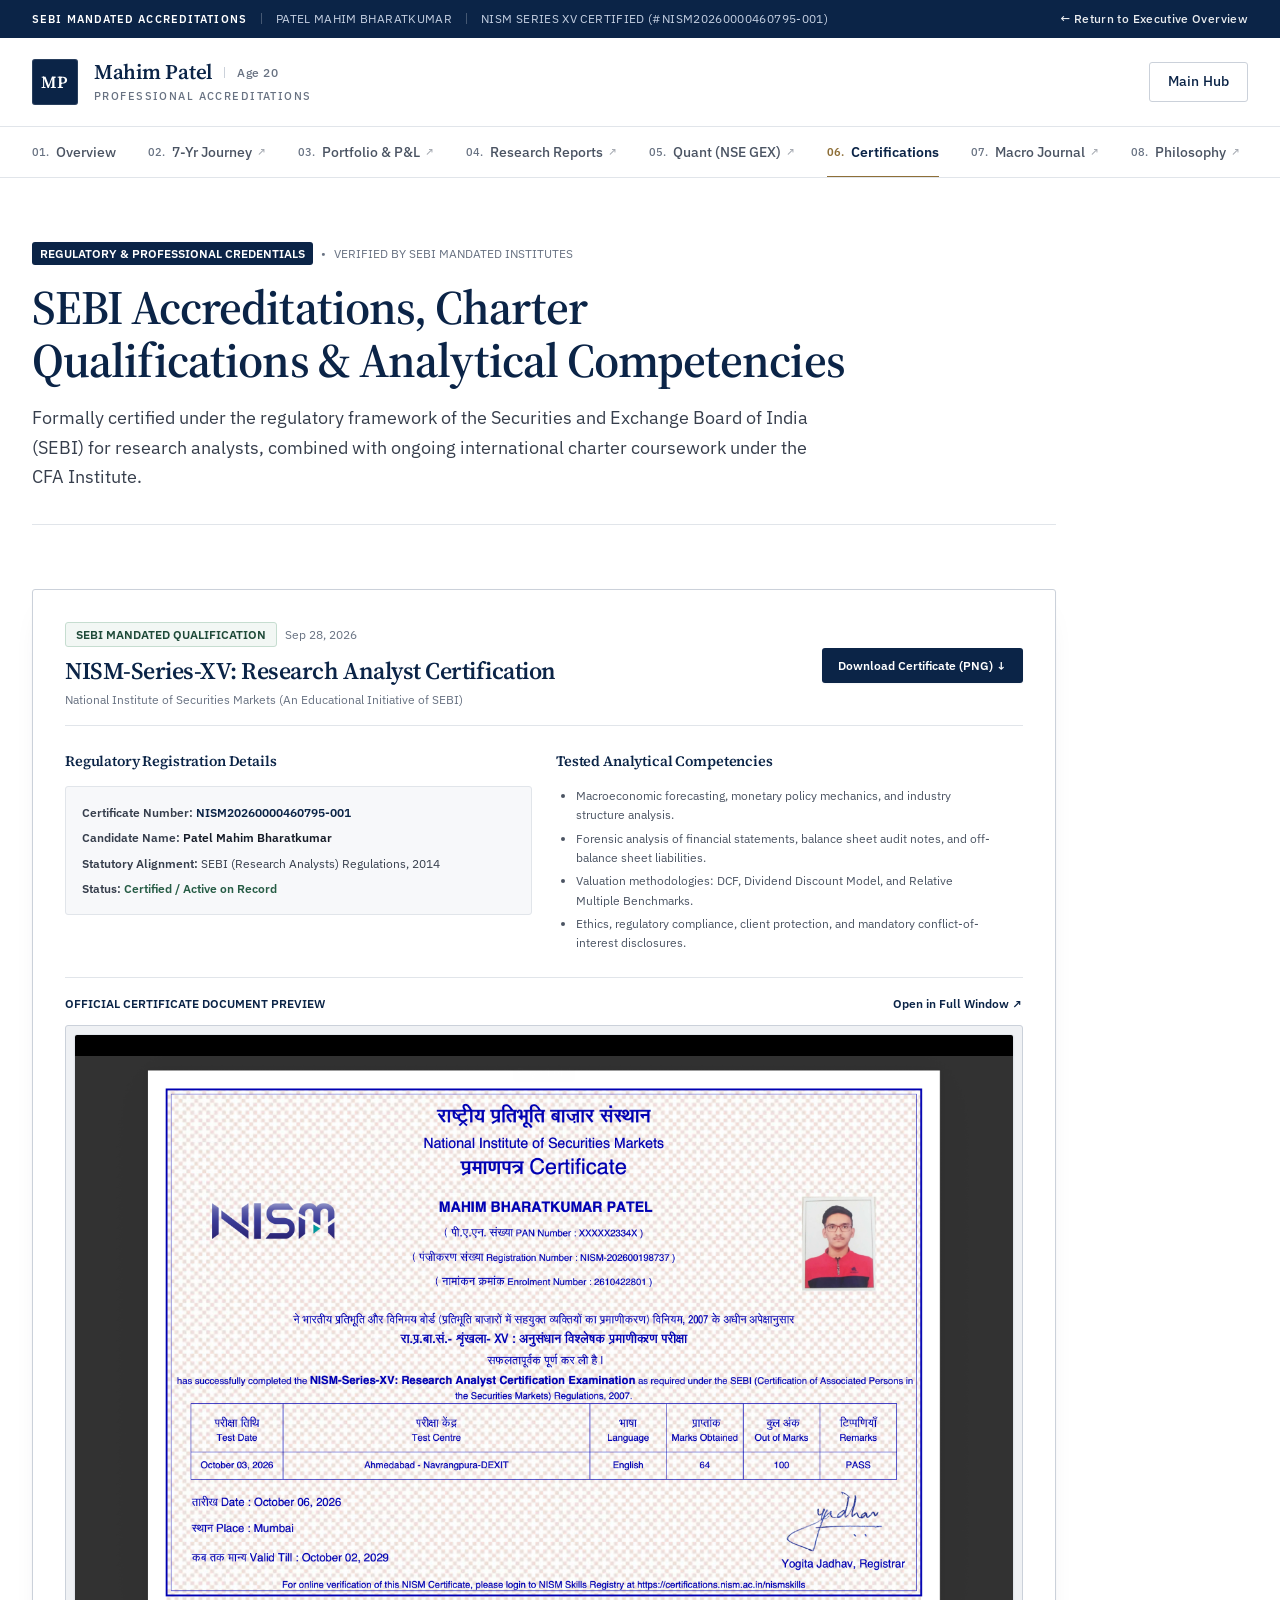
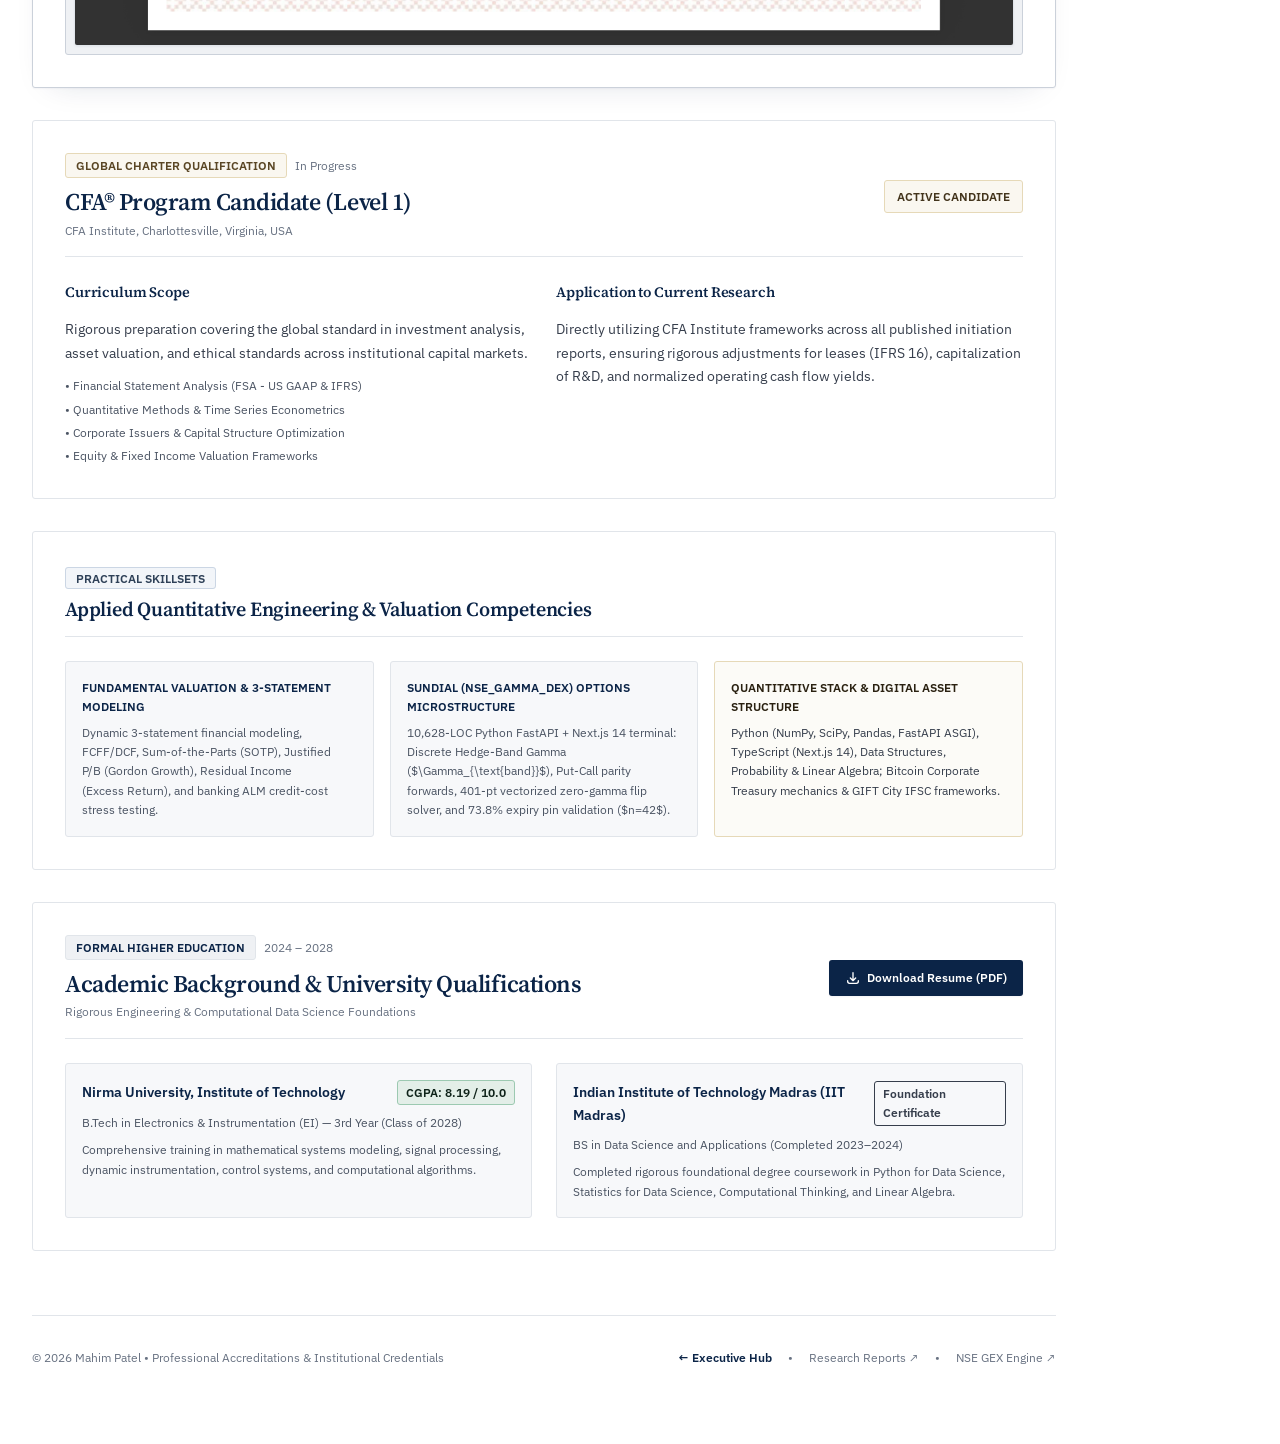
<file: certifications.html>
<!doctype html>
<html lang="en" class="scroll-smooth">
  <head>
    <meta charset="UTF-8" />
    <link rel="icon" type="image/svg+xml" href="favicon.svg" />
    <meta name="viewport" content="width=device-width, initial-scale=1.0" />
    <title>Certifications &amp; Accreditations | Mahim Patel</title>
    <meta name="description" content="Verified professional credentials of Mahim Patel: SEBI NISM-Series-XV Research Analyst Certification and CFA Program Candidate." />
    <meta name="theme-color" content="#0B2447" />
    <link rel="preconnect" href="https://fonts.googleapis.com" />
    <link rel="preconnect" href="https://fonts.gstatic.com" crossorigin />
    <link rel="stylesheet" href="https://fonts.googleapis.com/css2?family=IBM+Plex+Mono:wght@400;500&family=IBM+Plex+Sans:ital,wght@0,300;0,400;0,500;0,600;1,400&family=Source+Serif+4:ital,opsz,wght@0,8..60,400;0,8..60,500;0,8..60,600;0,8..60,700;1,8..60,400;1,8..60,500&display=swap" />
    <link rel="stylesheet" href="assets/css/tailwind.css" />
  
    <link rel="stylesheet" href="assets/css/site.css" />
    <script src="assets/js/site.js" defer></script>
  </head>
  <body class="antialiased page-certifications measure-reading">

    <a class="skip-link" href="#main">Skip to content</a>
    <div class="topbar">
      <div class="wrap topbar-row">
        <div class="topbar-left"><span class="topbar-item topbar-lead">SEBI MANDATED ACCREDITATIONS</span><span class="topbar-item">PATEL MAHIM BHARATKUMAR</span><span class="topbar-item">NISM SERIES XV CERTIFIED (#NISM20260000460795-001)</span></div>
        <a href="index.html" class="topbar-link">← Return to Executive Overview</a>
      </div>
    </div>

    <header class="site-header">
      <div class="wrap header-row">
        <a href="index.html" class="brand">
          <span class="brand-mark" aria-hidden="true">MP</span>
          <span class="brand-text">
            <span class="brand-name">Mahim Patel <span class="brand-age">Age 20</span></span>
            <span class="brand-sub">PROFESSIONAL ACCREDITATIONS</span>
          </span>
        </a>
        <div class="header-actions">
          <a href="index.html" class="btn btn-quiet header-cta">Main Hub</a>
          <button type="button" id="mobile-menu-btn" class="menu-toggle" aria-label="Toggle Navigation" aria-expanded="false" aria-controls="mobile-menu">
            <svg viewBox="0 0 24 24" width="20" height="20" fill="none" stroke="currentColor" stroke-width="1.8" stroke-linecap="round" aria-hidden="true"><path d="M4 7h16M4 12h16M4 17h16"/></svg>
          </button>
        </div>
      </div>
      <div id="mobile-menu" class="mobile-menu hidden">
      <div class="wrap">
        <a href="index.html" class="mobile-nav-link"><span class="nav-idx">01.</span> Overview</a>
        <a href="journey.html" class="mobile-nav-link" target="_blank" rel="noopener noreferrer"><span class="nav-idx">02.</span> 7-Yr Journey <span class="nav-ext" aria-hidden="true">↗</span></a>
        <a href="portfolio.html" class="mobile-nav-link" target="_blank" rel="noopener noreferrer"><span class="nav-idx">03.</span> Portfolio &amp; P&amp;L <span class="nav-ext" aria-hidden="true">↗</span></a>
        <a href="reports.html" class="mobile-nav-link" target="_blank" rel="noopener noreferrer"><span class="nav-idx">04.</span> Research Reports <span class="nav-ext" aria-hidden="true">↗</span></a>
        <a href="projects.html" class="mobile-nav-link" target="_blank" rel="noopener noreferrer"><span class="nav-idx">05.</span> Quant (NSE GEX) <span class="nav-ext" aria-hidden="true">↗</span></a>
        <a href="certifications.html" class="mobile-nav-link is-active" aria-current="page"><span class="nav-idx">06.</span> Certifications</a>
        <a href="macro.html" class="mobile-nav-link" target="_blank" rel="noopener noreferrer"><span class="nav-idx">07.</span> Macro Journal <span class="nav-ext" aria-hidden="true">↗</span></a>
        <a href="philosophy.html" class="mobile-nav-link" target="_blank" rel="noopener noreferrer"><span class="nav-idx">08.</span> Philosophy <span class="nav-ext" aria-hidden="true">↗</span></a>
      </div>
    </div>
    </header>

    <nav class="site-nav" aria-label="Primary">
      <div class="wrap nav-row">
        <a href="index.html" class="nav-link"><span class="nav-idx">01.</span> Overview</a>
        <a href="journey.html" class="nav-link" target="_blank" rel="noopener noreferrer"><span class="nav-idx">02.</span> 7-Yr Journey <span class="nav-ext" aria-hidden="true">↗</span></a>
        <a href="portfolio.html" class="nav-link" target="_blank" rel="noopener noreferrer"><span class="nav-idx">03.</span> Portfolio &amp; P&amp;L <span class="nav-ext" aria-hidden="true">↗</span></a>
        <a href="reports.html" class="nav-link" target="_blank" rel="noopener noreferrer"><span class="nav-idx">04.</span> Research Reports <span class="nav-ext" aria-hidden="true">↗</span></a>
        <a href="projects.html" class="nav-link" target="_blank" rel="noopener noreferrer"><span class="nav-idx">05.</span> Quant (NSE GEX) <span class="nav-ext" aria-hidden="true">↗</span></a>
        <a href="certifications.html" class="nav-link is-active" aria-current="page"><span class="nav-idx">06.</span> Certifications</a>
        <a href="macro.html" class="nav-link" target="_blank" rel="noopener noreferrer"><span class="nav-idx">07.</span> Macro Journal <span class="nav-ext" aria-hidden="true">↗</span></a>
        <a href="philosophy.html" class="nav-link" target="_blank" rel="noopener noreferrer"><span class="nav-idx">08.</span> Philosophy <span class="nav-ext" aria-hidden="true">↗</span></a>
      </div>
    </nav>

    <main id="main" class="max-w-5xl mx-auto px-4 sm:px-6 lg:px-8 py-10 space-y-16">

      <!-- Header Section -->
      <section class="space-y-4 border-b border-slate-200 pb-8">
        <div class="flex flex-wrap items-center gap-2 text-xs font-mono-num text-slate-500">
          <span class="px-2 py-0.5 rounded bg-[#0B2447] text-white font-semibold">REGULATORY &amp; PROFESSIONAL CREDENTIALS</span>
          <span>•</span>
          <span>VERIFIED BY SEBI MANDATED INSTITUTES</span>
        </div>

        <h1 class="text-3xl sm:text-4xl lg:text-5xl font-bold font-editorial text-navy-900 tracking-tight leading-tight">
          SEBI Accreditations, Charter Qualifications &amp; Analytical Competencies
        </h1>

        <p class="text-slate-700 text-base sm:text-lg max-w-4xl leading-relaxed">
          Formally certified under the regulatory framework of the Securities and Exchange Board of India (SEBI) for research analysts, combined with ongoing international charter coursework under the CFA Institute.
        </p>
      </section>

      <!-- Certifications Grid -->
      <section class="space-y-8">

        <!-- Card 1: NISM XV (Research Analyst) -->
        <div class="card-featured rounded p-6 sm:p-8 space-y-6">
          <div class="flex flex-col sm:flex-row sm:items-center justify-between gap-4 pb-4 border-b border-slate-200">
            <div>
              <div class="flex items-center gap-2 text-xs font-mono-num">
                <span class="px-2.5 py-0.5 rounded bg-emerald-50 text-emerald-800 font-bold border border-emerald-200">SEBI MANDATED QUALIFICATION</span>
                <span class="text-slate-500">Sep 28, 2026</span>
              </div>
              <h2 class="text-2xl font-bold font-editorial text-navy-900 mt-2">
                NISM-Series-XV: Research Analyst Certification
              </h2>
              <p class="text-xs font-mono-num text-slate-500 mt-0.5">National Institute of Securities Markets (An Educational Initiative of SEBI)</p>
            </div>
            <div class="flex items-center gap-3">
              <a href="RA_Certificate.png" download class="px-4 py-2 rounded bg-[#0B2447] text-white text-xs font-mono-num font-bold hover:bg-navy-800 shadow-sm transition-colors">
                Download Certificate (PNG) ↓
              </a>
            </div>
          </div>

          <div class="grid grid-cols-1 md:grid-cols-2 gap-6 text-xs sm:text-sm text-slate-700 leading-relaxed">
            <div class="space-y-3">
              <h3 class="font-bold font-editorial text-navy-900 text-sm">Regulatory Registration Details</h3>
              <div class="p-4 bg-slate-50 rounded border border-slate-200 space-y-1.5 font-mono-num text-xs">
                <div><strong>Certificate Number:</strong> <span class="text-navy-900 font-bold">NISM20260000460795-001</span></div>
                <div><strong>Candidate Name:</strong> <span class="text-slate-900 font-semibold">Patel Mahim Bharatkumar</span></div>
                <div><strong>Statutory Alignment:</strong> SEBI (Research Analysts) Regulations, 2014</div>
                <div><strong>Status:</strong> <span class="text-emerald-700 font-bold">Certified / Active on Record</span></div>
              </div>
            </div>

            <div class="space-y-3">
              <h3 class="font-bold font-editorial text-navy-900 text-sm">Tested Analytical Competencies</h3>
              <ul class="list-disc pl-5 space-y-1 text-slate-600 text-xs">
                <li>Macroeconomic forecasting, monetary policy mechanics, and industry structure analysis.</li>
                <li>Forensic analysis of financial statements, balance sheet audit notes, and off-balance sheet liabilities.</li>
                <li>Valuation methodologies: DCF, Dividend Discount Model, and Relative Multiple Benchmarks.</li>
                <li>Ethics, regulatory compliance, client protection, and mandatory conflict-of-interest disclosures.</li>
              </ul>
            </div>
          </div>

          <!-- Embedded Certificate Preview Frame -->
          <div class="pt-4 border-t border-slate-200 space-y-3">
            <div class="flex items-center justify-between text-xs font-mono-num">
              <span class="font-bold text-navy-900">OFFICIAL CERTIFICATE DOCUMENT PREVIEW</span>
              <a href="RA_Certificate.png" target="_blank" rel="noopener noreferrer" class="text-navy-900 font-bold hover:underline">
                Open in Full Window ↗
              </a>
            </div>
            <div class="w-full rounded border border-slate-300 overflow-hidden bg-slate-100 p-2 sm:p-4 flex items-center justify-center">
              <img src="RA_Certificate.png" alt="NISM Series XV Research Analyst Certificate" class="max-w-full max-h-[600px] w-auto h-auto object-contain rounded border border-slate-200 shadow-sm" />
            </div>
          </div>
        </div>

        <!-- Card 2: CFA Level 1 Candidate -->
        <div class="card-formal rounded p-6 sm:p-8 space-y-6 border-t-amber-600">
          <div class="flex flex-col sm:flex-row sm:items-center justify-between gap-4 pb-4 border-b border-slate-200">
            <div>
              <div class="flex items-center gap-2 text-xs font-mono-num">
                <span class="px-2.5 py-0.5 rounded bg-amber-50 text-amber-800 font-bold border border-amber-200">GLOBAL CHARTER QUALIFICATION</span>
                <span class="text-slate-500">In Progress</span>
              </div>
              <h2 class="text-2xl font-bold font-editorial text-navy-900 mt-2">
                CFA® Program Candidate (Level 1)
              </h2>
              <p class="text-xs font-mono-num text-slate-500 mt-0.5">CFA Institute, Charlottesville, Virginia, USA</p>
            </div>
            <div class="flex items-center gap-2 text-xs font-mono-num text-amber-900 bg-amber-50 px-3 py-1.5 rounded border border-amber-200 font-bold">
              ACTIVE CANDIDATE
            </div>
          </div>

          <div class="grid grid-cols-1 md:grid-cols-2 gap-6 text-xs sm:text-sm text-slate-700 leading-relaxed">
            <div class="space-y-3">
              <h3 class="font-bold font-editorial text-navy-900 text-sm">Curriculum Scope</h3>
              <p>
                Rigorous preparation covering the global standard in investment analysis, asset valuation, and ethical standards across institutional capital markets.
              </p>
              <div class="space-y-1 text-xs text-slate-600 font-mono-num">
                <div>• Financial Statement Analysis (FSA - US GAAP &amp; IFRS)</div>
                <div>• Quantitative Methods &amp; Time Series Econometrics</div>
                <div>• Corporate Issuers &amp; Capital Structure Optimization</div>
                <div>• Equity &amp; Fixed Income Valuation Frameworks</div>
              </div>
            </div>

            <div class="space-y-3">
              <h3 class="font-bold font-editorial text-navy-900 text-sm">Application to Current Research</h3>
              <p>
                Directly utilizing CFA Institute frameworks across all published initiation reports, ensuring rigorous adjustments for leases (IFRS 16), capitalization of R&amp;D, and normalized operating cash flow yields.
              </p>
            </div>
          </div>
        </div>

        <!-- Card 3: Applied Financial Modeling & Quantitative Systems -->
        <div class="card-formal rounded p-6 sm:p-8 space-y-4 border-t-sky-700">
          <div class="flex items-center justify-between pb-3 border-b border-slate-200">
            <div>
              <span class="px-2.5 py-0.5 rounded bg-sky-50 text-sky-800 font-bold border border-sky-200 text-xs font-mono-num">PRACTICAL SKILLSETS</span>
              <h3 class="text-xl font-bold font-editorial text-navy-900 mt-1">
                Applied Quantitative Engineering &amp; Valuation Competencies
              </h3>
            </div>
          </div>

          <div class="grid grid-cols-1 md:grid-cols-3 gap-4 text-xs font-mono-num pt-2">
            <div class="p-4 bg-slate-50 rounded border border-slate-200 space-y-1.5">
              <strong class="text-navy-900 block">FUNDAMENTAL VALUATION &amp; 3-STATEMENT MODELING</strong>
              <p class="text-slate-600">Dynamic 3-statement financial modeling, FCFF/DCF, Sum-of-the-Parts (SOTP), Justified P/B (Gordon Growth), Residual Income (Excess Return), and banking ALM credit-cost stress testing.</p>
            </div>
            <div class="p-4 bg-slate-50 rounded border border-slate-200 space-y-1.5">
              <strong class="text-navy-900 block">SUNDIAL (NSE_GAMMA_DEX) OPTIONS MICROSTRUCTURE</strong>
              <p class="text-slate-600">10,628-LOC Python FastAPI + Next.js 14 terminal: Discrete Hedge-Band Gamma ($\Gamma_{\text{band}}$), Put-Call parity forwards, 401-pt vectorized zero-gamma flip solver, and 73.8% expiry pin validation ($n=42$).</p>
            </div>
            <div class="p-4 bg-amber-50/50 rounded border border-amber-200 space-y-1.5">
              <strong class="text-amber-950 block">QUANTITATIVE STACK &amp; DIGITAL ASSET STRUCTURE</strong>
              <p class="text-slate-700">Python (NumPy, SciPy, Pandas, FastAPI ASGI), TypeScript (Next.js 14), Data Structures, Probability &amp; Linear Algebra; Bitcoin Corporate Treasury mechanics &amp; GIFT City IFSC frameworks.</p>
            </div>
          </div>
        </div>

        <!-- Card 4: Academic Background & University Qualifications -->
        <div class="card-formal rounded p-6 sm:p-8 space-y-6 border-t-[#0B2447]">
          <div class="flex flex-col sm:flex-row sm:items-center justify-between gap-4 pb-4 border-b border-slate-200">
            <div>
              <div class="flex items-center gap-2 text-xs font-mono-num">
                <span class="px-2.5 py-0.5 rounded bg-slate-100 text-navy-900 font-bold border border-slate-200">FORMAL HIGHER EDUCATION</span>
                <span class="text-slate-500">2024 – 2028</span>
              </div>
              <h2 class="text-2xl font-bold font-editorial text-navy-900 mt-2">
                Academic Background &amp; University Qualifications
              </h2>
              <p class="text-xs font-mono-num text-slate-500 mt-0.5">Rigorous Engineering &amp; Computational Data Science Foundations</p>
            </div>
            <div class="flex items-center gap-2">
              <a href="Mahim_Patel_Resume.pdf" download="Mahim_Patel_Resume.pdf" class="px-4 py-2 rounded bg-[#0B2447] text-white text-xs font-mono-num font-bold hover:bg-navy-800 shadow-sm transition-colors flex items-center gap-1.5">
                <svg class="icon-sm" fill="none" stroke="currentColor" viewBox="0 0 24 24" width="14" height="14"><path stroke-linecap="round" stroke-linejoin="round" stroke-width="2" d="M4 16v1a3 3 0 003 3h10a3 3 0 003-3v-1m-4-4l-4 4m0 0l-4-4m4 4V4"></path></svg>
                <span>Download Resume (PDF)</span>
              </a>
            </div>
          </div>

          <div class="grid grid-cols-1 md:grid-cols-2 gap-6 text-xs sm:text-sm text-slate-700 leading-relaxed">
            <!-- Nirma University -->
            <div class="p-4 rounded bg-slate-50 border border-slate-200 space-y-2">
              <div class="flex items-center justify-between font-mono-num text-xs">
                <span class="font-bold text-navy-900 text-sm">Nirma University, Institute of Technology</span>
                <span class="px-2 py-0.5 rounded bg-emerald-100 text-emerald-950 font-bold border border-emerald-300">CGPA: 8.19 / 10.0</span>
              </div>
              <div class="text-slate-600 font-mono-num text-xs">B.Tech in Electronics &amp; Instrumentation (EI) — 3rd Year (Class of 2028)</div>
              <p class="text-slate-600 text-xs">
                Comprehensive training in mathematical systems modeling, signal processing, dynamic instrumentation, control systems, and computational algorithms.
              </p>
            </div>

            <!-- IIT Madras -->
            <div class="p-4 rounded bg-slate-50 border border-slate-200 space-y-2">
              <div class="flex items-center justify-between font-mono-num text-xs">
                <span class="font-bold text-navy-900 text-sm">Indian Institute of Technology Madras (IIT Madras)</span>
                <span class="px-2 py-0.5 rounded bg-blue-100 text-blue-950 font-bold border border-blue-300">Foundation Certificate</span>
              </div>
              <div class="text-slate-600 font-mono-num text-xs">BS in Data Science and Applications (Completed 2023–2024)</div>
              <p class="text-slate-600 text-xs">
                Completed rigorous foundational degree coursework in Python for Data Science, Statistics for Data Science, Computational Thinking, and Linear Algebra.
              </p>
            </div>
          </div>
        </div>

      </section>

      <!-- Institutional Footer -->
      <footer class="pt-8 border-t border-slate-200 text-xs font-mono-num text-slate-500 flex flex-col sm:flex-row items-center justify-between gap-4">
        <div>
          © 2026 Mahim Patel • Professional Accreditations &amp; Institutional Credentials
        </div>
        <div class="flex items-center gap-4">
          <a href="index.html" class="text-navy-900 font-bold hover:underline">← Executive Hub</a>
          <span>•</span>
          <a href="reports.html" target="_blank" rel="noopener noreferrer" class="hover:text-navy-900">Research Reports ↗</a>
          <span>•</span>
          <a href="projects.html" target="_blank" rel="noopener noreferrer" class="hover:text-navy-900">NSE GEX Engine ↗</a>
        </div>
      </footer>

    </main>

  </body>
</html>
</file>
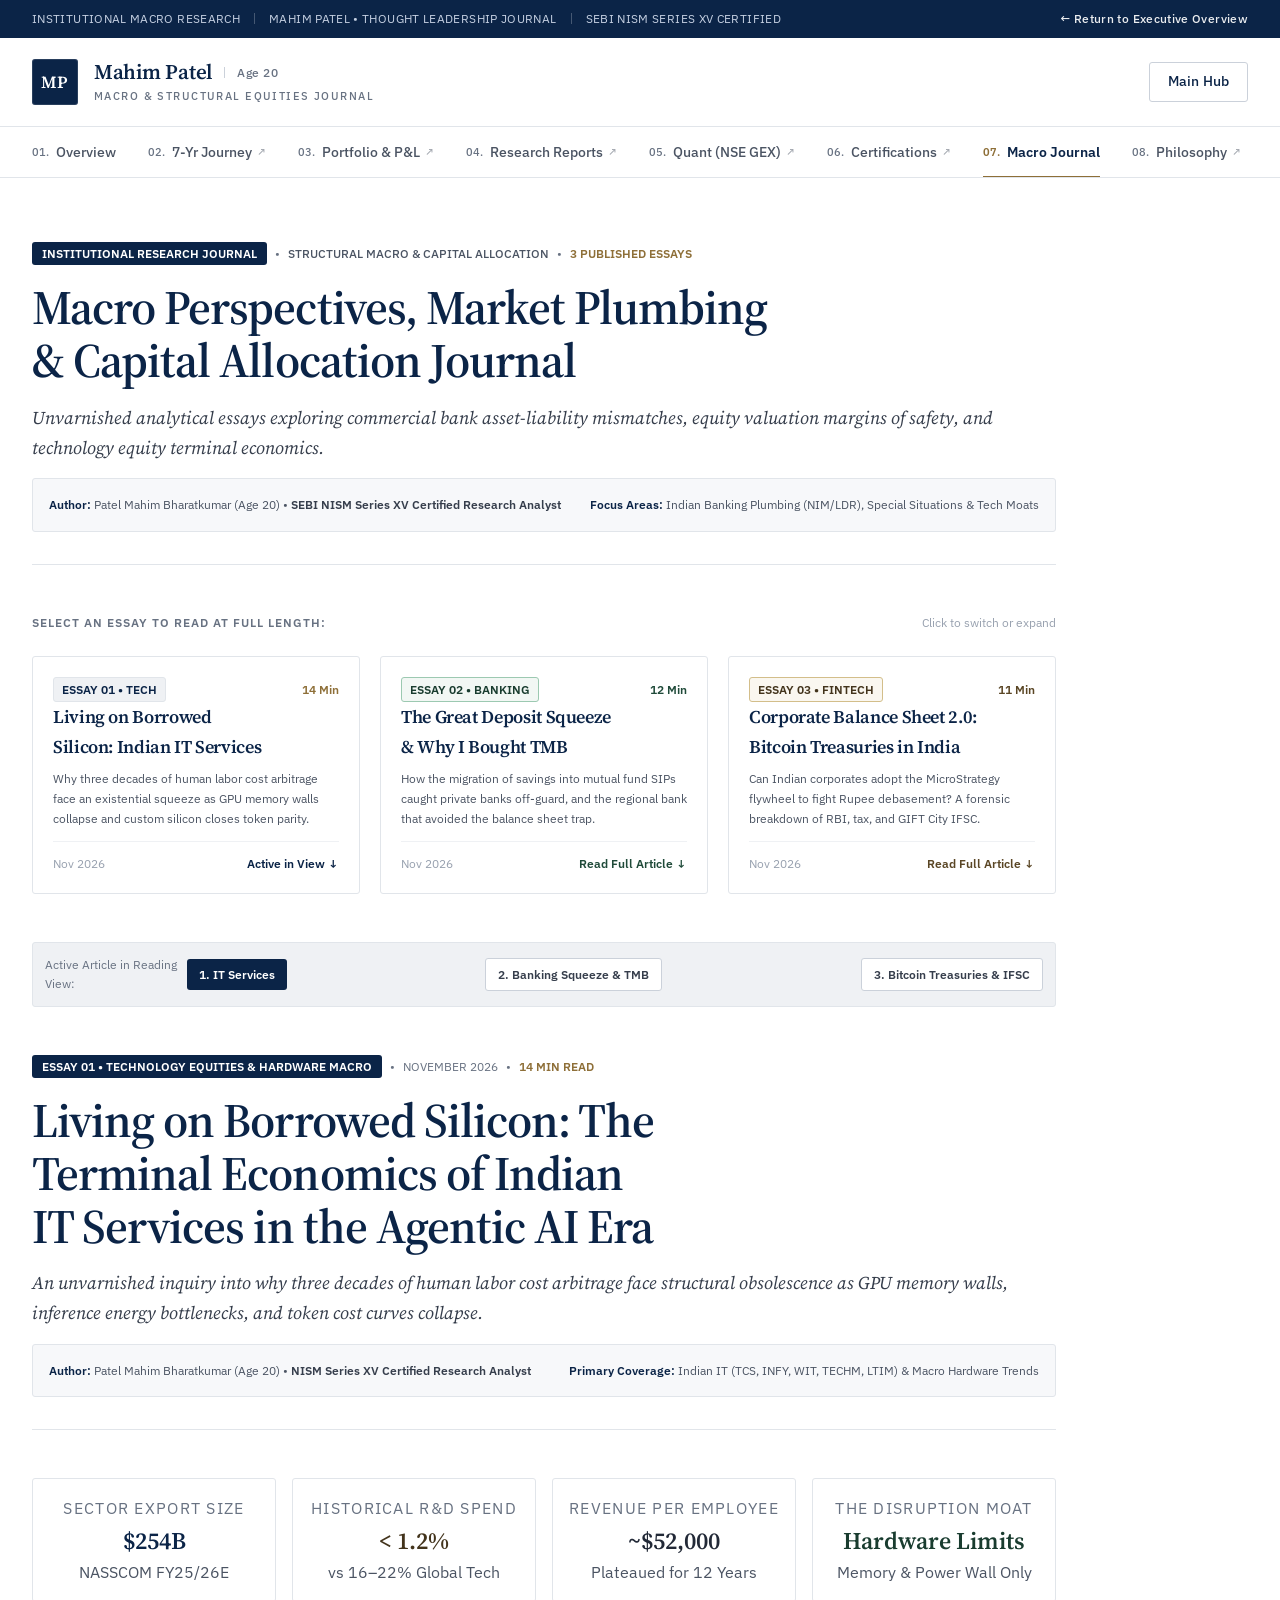
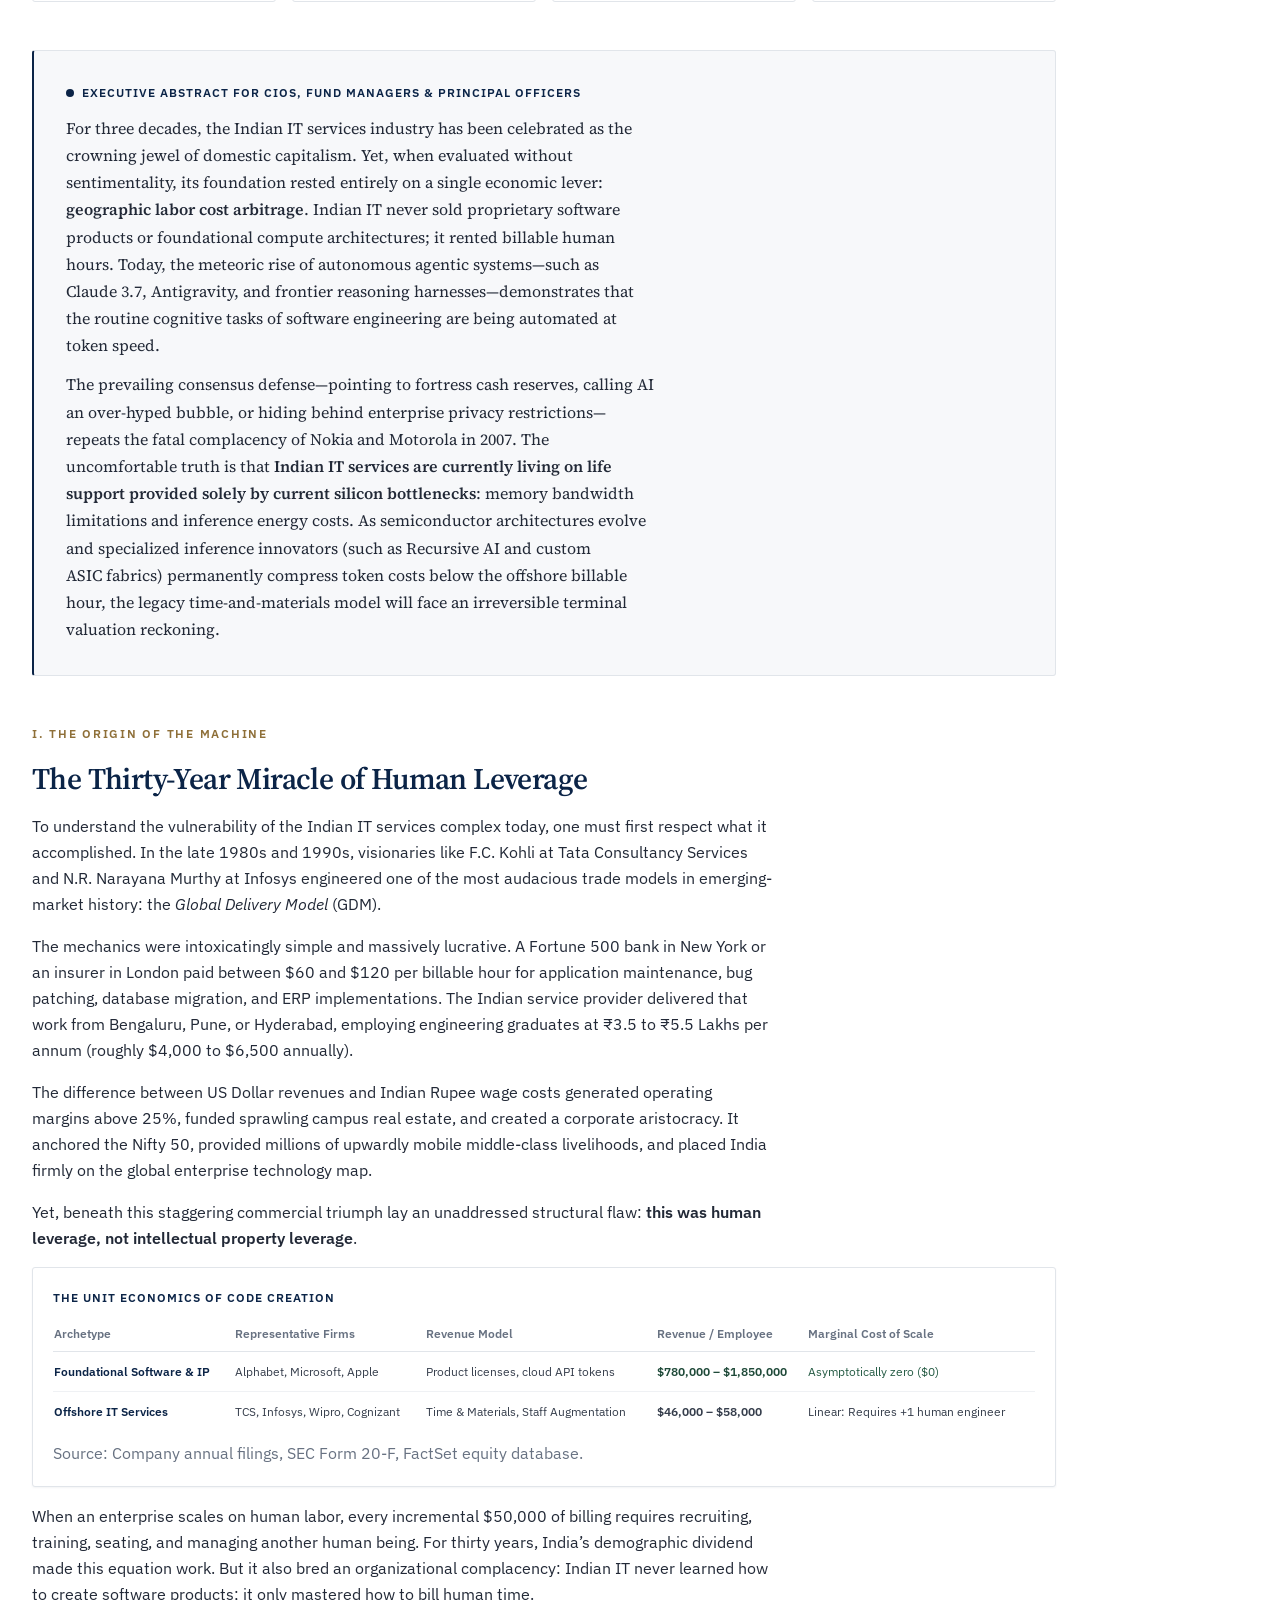
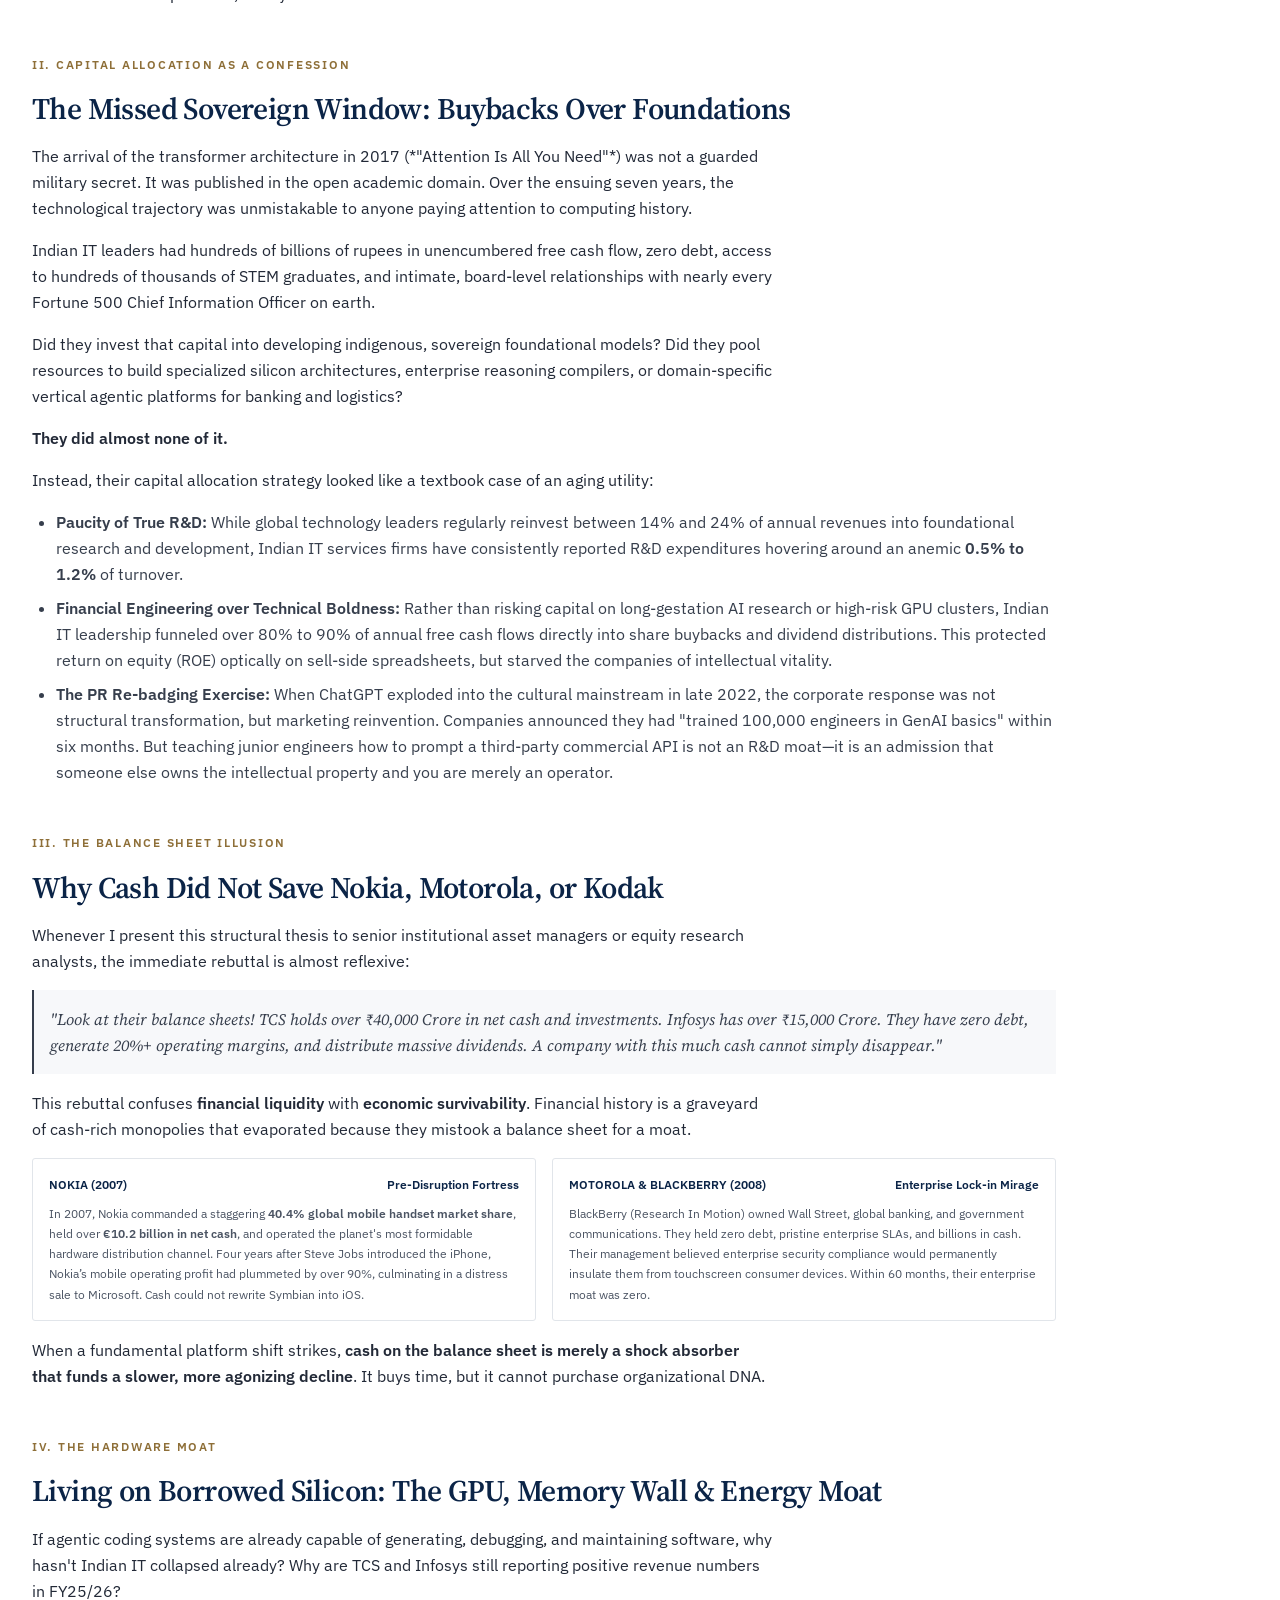
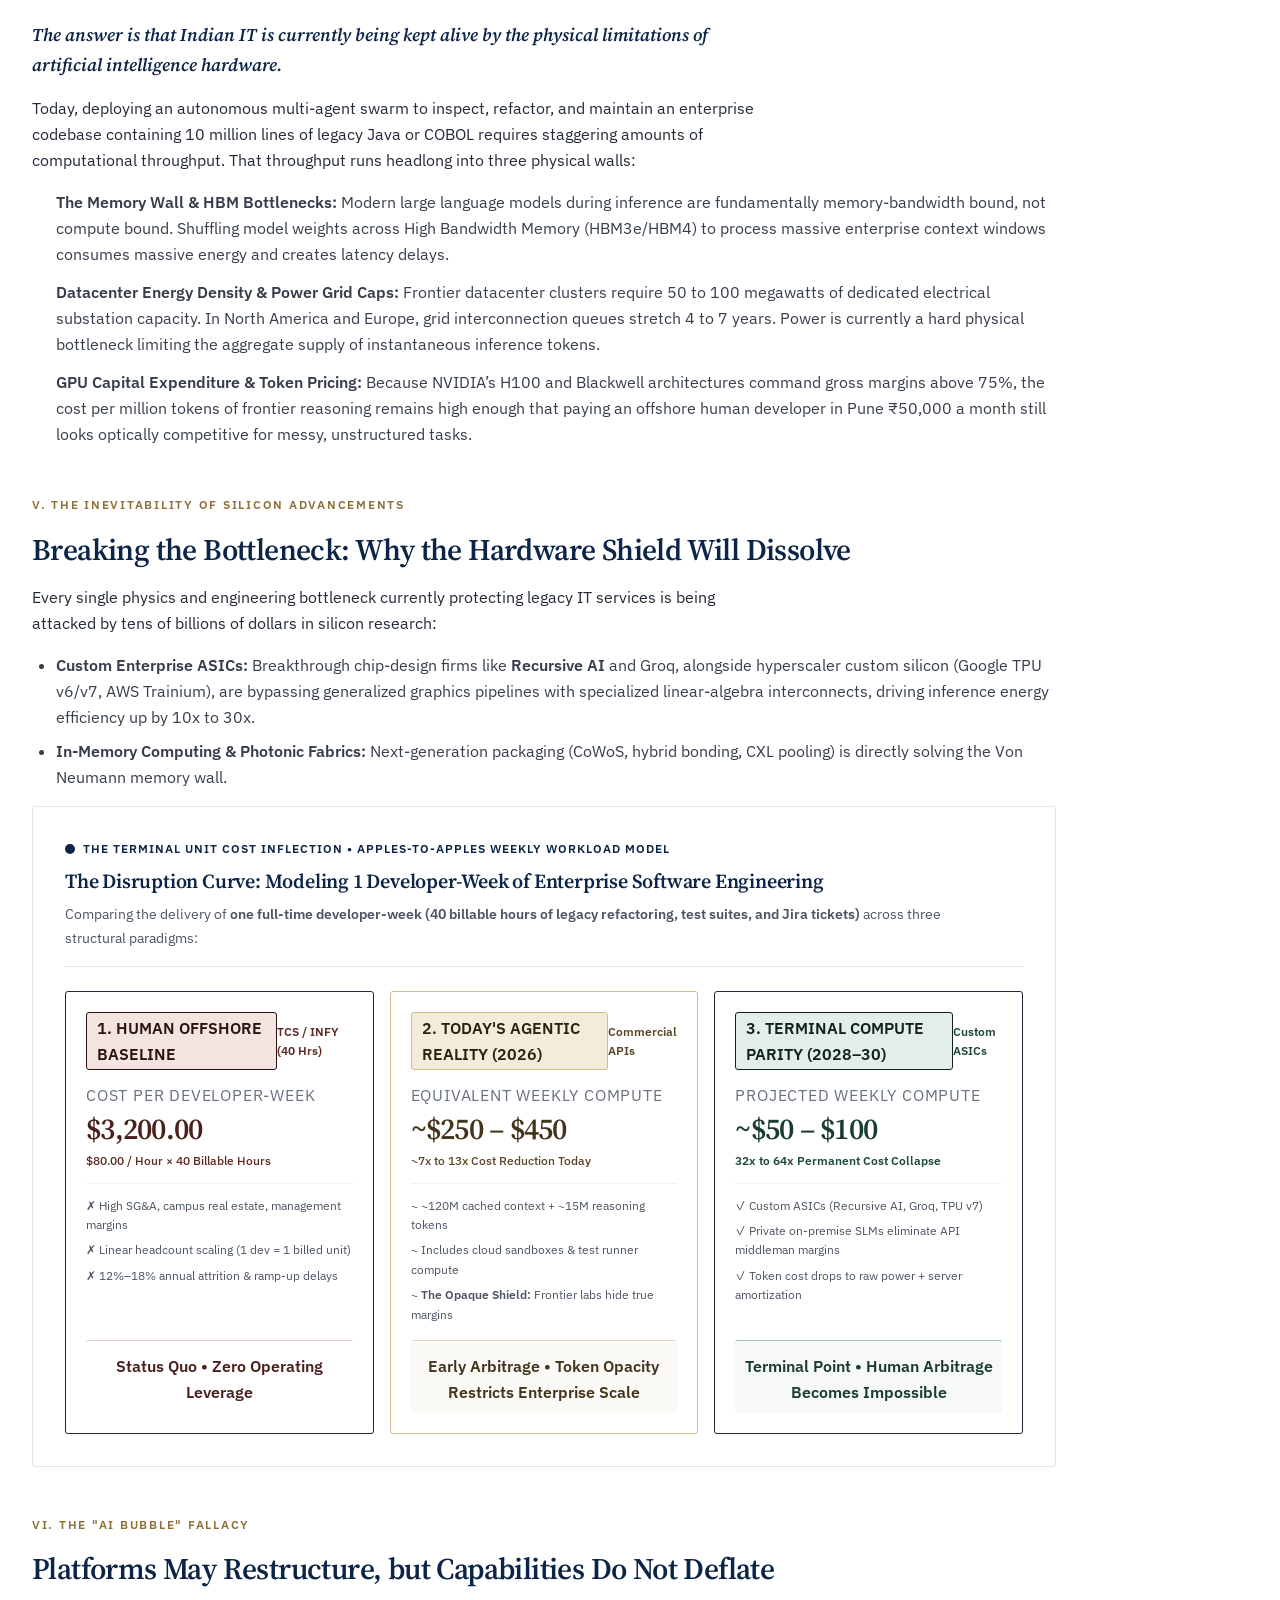
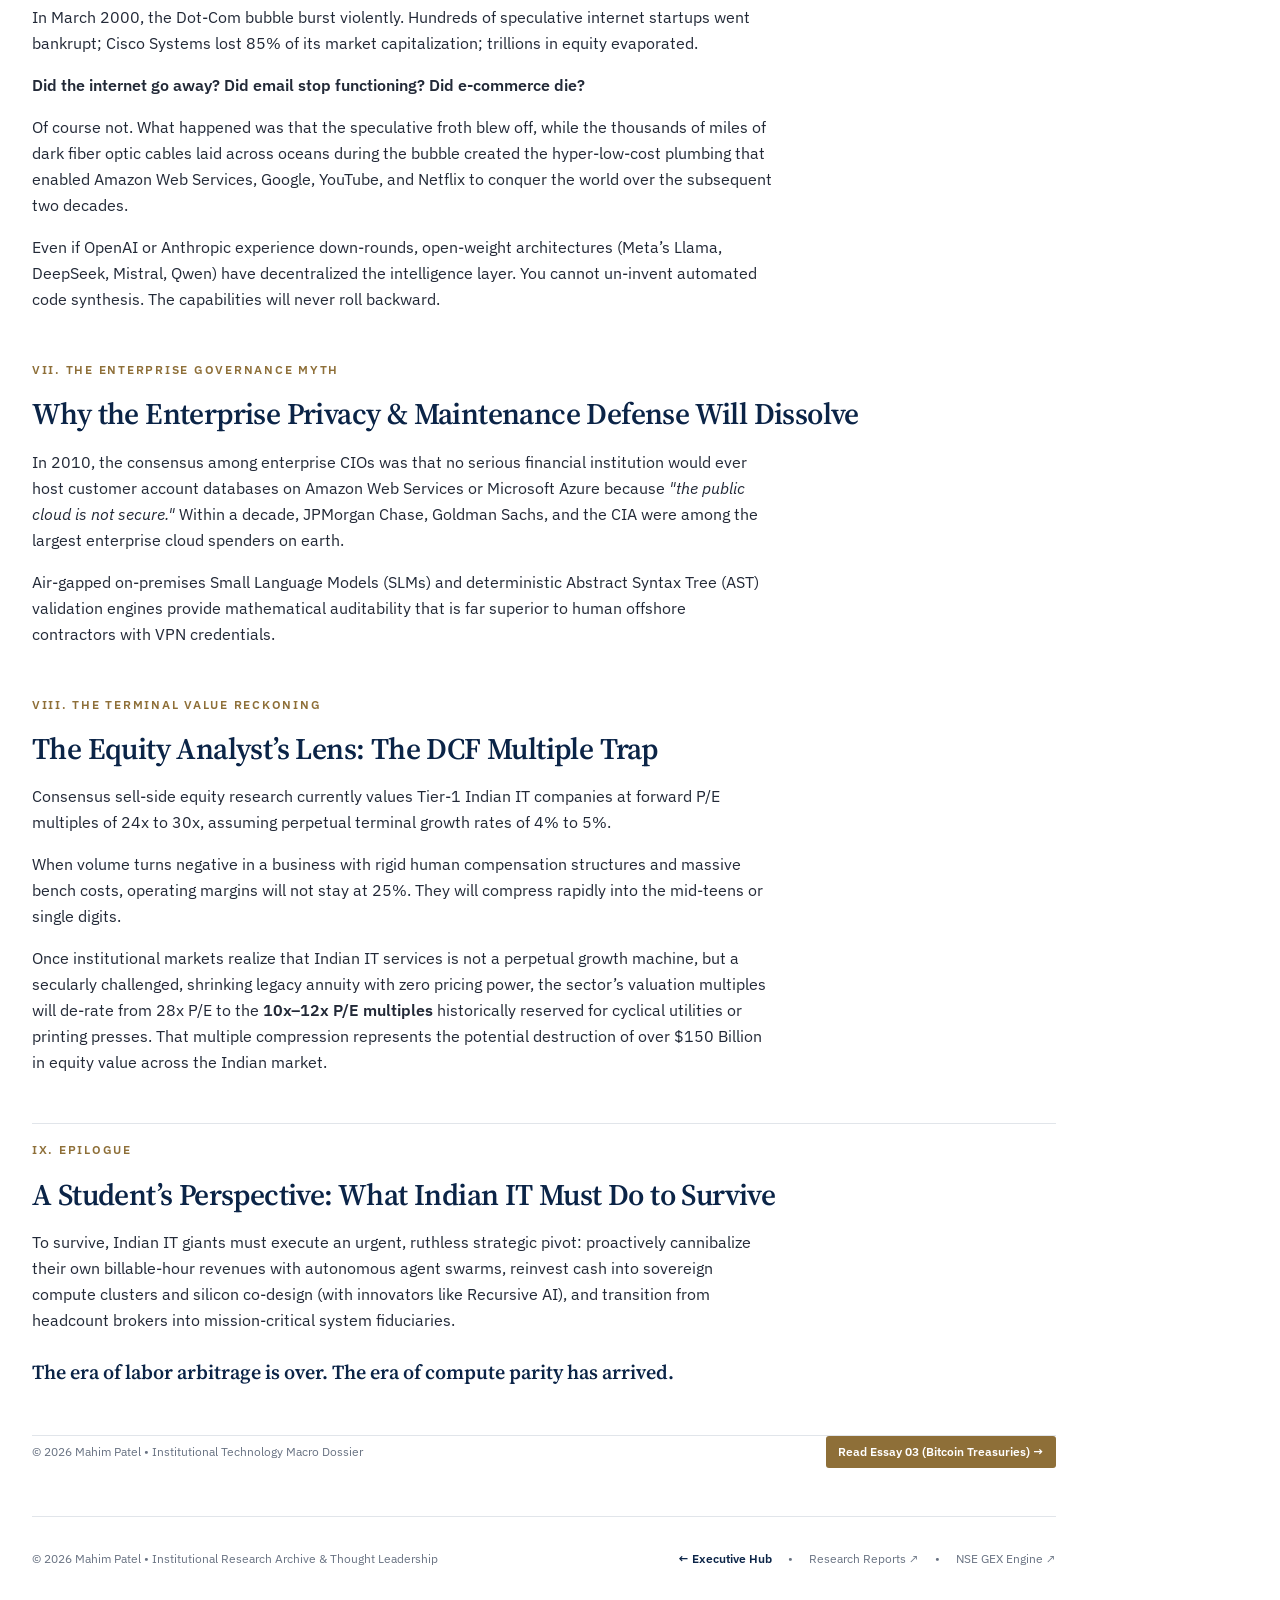
<file: macro.html>
<!doctype html>
<html lang="en" class="scroll-smooth">
  <head>
    <meta charset="UTF-8" />
    <link rel="icon" type="image/svg+xml" href="favicon.svg" />
    <meta name="viewport" content="width=device-width, initial-scale=1.0" />
    <title>Macro Perspectives &amp; Market Structure Journal | Mahim Patel</title>
    <meta name="description" content="Long-form institutional macro essays by Mahim Patel on Indian banking balance sheet plumbing, Tamilnad Mercantile Bank investment thesis, and technology equity terminal economics." />
    <meta name="theme-color" content="#0B2447" />
    <link rel="preconnect" href="https://fonts.googleapis.com" />
    <link rel="preconnect" href="https://fonts.gstatic.com" crossorigin />
    <link rel="stylesheet" href="https://fonts.googleapis.com/css2?family=IBM+Plex+Mono:wght@400;500&family=IBM+Plex+Sans:ital,wght@0,300;0,400;0,500;0,600;1,400&family=Source+Serif+4:ital,opsz,wght@0,8..60,400;0,8..60,500;0,8..60,600;0,8..60,700;1,8..60,400;1,8..60,500&display=swap" />
    <link rel="stylesheet" href="assets/css/tailwind.css" />
    
    <!-- KaTeX LaTeX Math Typesetting Engine (Clean configuration without single dollar conflicts) -->
    <link rel="stylesheet" href="vendor/katex/katex.min.css" onerror="this.onerror=null;this.href='https://cdn.jsdelivr.net/npm/katex@0.16.11/dist/katex.min.css';" />
    <script defer src="vendor/katex/katex.min.js" onerror="this.onerror=null;this.src='https://cdn.jsdelivr.net/npm/katex@0.16.11/dist/katex.min.js';"></script>
    <script defer src="vendor/katex/auto-render.min.js" onerror="this.onerror=null;this.src='https://cdn.jsdelivr.net/npm/katex@0.16.11/dist/contrib/auto-render.min.js';" onload="window.renderKaTeX && window.renderKaTeX();"></script>
    <script>
      function renderKaTeX() {
        if (typeof renderMathInElement === 'function') {
          renderMathInElement(document.body, {
            delimiters: [
              { left: '$$', right: '$$', display: true },
              { left: '\\[', right: '\\]', display: true },
              { left: '\\(', right: '\\)', display: false }
            ],
            ignoredTags: ['script', 'noscript', 'style', 'textarea', 'pre', 'code'],
            throwOnError: false
          });
        }
      }
      window.renderKaTeX = renderKaTeX;
      document.addEventListener('DOMContentLoaded', renderKaTeX);
      window.addEventListener('load', renderKaTeX);
    </script>
  
    <link rel="stylesheet" href="assets/css/site.css" />
    <script src="assets/js/site.js" defer></script>
  </head>
  <body class="antialiased page-macro measure-reading">

    <a class="skip-link" href="#main">Skip to content</a>
    <div class="topbar">
      <div class="wrap topbar-row">
        <div class="topbar-left">
          <span class="topbar-item">INSTITUTIONAL MACRO RESEARCH</span>
          <span class="topbar-item">MAHIM PATEL • THOUGHT LEADERSHIP JOURNAL</span>
          <span class="topbar-item">SEBI NISM SERIES XV CERTIFIED</span>
        </div>
        <a href="index.html" class="topbar-link">← Return to Executive Overview</a>
      </div>
    </div>

    <header class="site-header">
      <div class="wrap header-row">
        <a href="index.html" class="brand">
          <span class="brand-mark" aria-hidden="true">MP</span>
          <span class="brand-text">
            <span class="brand-name">Mahim Patel <span class="brand-age">Age 20</span></span>
            <span class="brand-sub">MACRO &amp; STRUCTURAL EQUITIES JOURNAL</span>
          </span>
        </a>
        <div class="header-actions">
          <a href="index.html" class="btn btn-quiet header-cta">Main Hub</a>
          <button type="button" id="mobile-menu-btn" class="menu-toggle" aria-label="Toggle Navigation" aria-expanded="false" aria-controls="mobile-menu">
            <svg viewBox="0 0 24 24" width="20" height="20" fill="none" stroke="currentColor" stroke-width="1.8" stroke-linecap="round" aria-hidden="true"><path d="M4 7h16M4 12h16M4 17h16"/></svg>
          </button>
        </div>
      </div>
      <div id="mobile-menu" class="mobile-menu hidden">
        <div class="wrap">
          <a href="index.html" class="mobile-nav-link"><span class="nav-idx">01.</span> Overview</a>
          <a href="journey.html" class="mobile-nav-link" target="_blank" rel="noopener noreferrer"><span class="nav-idx">02.</span> 7-Yr Journey <span class="nav-ext" aria-hidden="true">↗</span></a>
          <a href="portfolio.html" class="mobile-nav-link" target="_blank" rel="noopener noreferrer"><span class="nav-idx">03.</span> Portfolio &amp; P&amp;L <span class="nav-ext" aria-hidden="true">↗</span></a>
          <a href="reports.html" class="mobile-nav-link" target="_blank" rel="noopener noreferrer"><span class="nav-idx">04.</span> Research Reports <span class="nav-ext" aria-hidden="true">↗</span></a>
          <a href="projects.html" class="mobile-nav-link" target="_blank" rel="noopener noreferrer"><span class="nav-idx">05.</span> Quant (NSE GEX) <span class="nav-ext" aria-hidden="true">↗</span></a>
          <a href="certifications.html" class="mobile-nav-link" target="_blank" rel="noopener noreferrer"><span class="nav-idx">06.</span> Certifications <span class="nav-ext" aria-hidden="true">↗</span></a>
          <a href="macro.html" class="mobile-nav-link is-active" aria-current="page"><span class="nav-idx">07.</span> Macro Journal</a>
          <a href="philosophy.html" class="mobile-nav-link" target="_blank" rel="noopener noreferrer"><span class="nav-idx">08.</span> Philosophy <span class="nav-ext" aria-hidden="true">↗</span></a>
        </div>
      </div>
    </header>

    <nav class="site-nav" aria-label="Primary">
      <div class="wrap nav-row">
        <a href="index.html" class="nav-link"><span class="nav-idx">01.</span> Overview</a>
        <a href="journey.html" class="nav-link" target="_blank" rel="noopener noreferrer"><span class="nav-idx">02.</span> 7-Yr Journey <span class="nav-ext" aria-hidden="true">↗</span></a>
        <a href="portfolio.html" class="nav-link" target="_blank" rel="noopener noreferrer"><span class="nav-idx">03.</span> Portfolio &amp; P&amp;L <span class="nav-ext" aria-hidden="true">↗</span></a>
        <a href="reports.html" class="nav-link" target="_blank" rel="noopener noreferrer"><span class="nav-idx">04.</span> Research Reports <span class="nav-ext" aria-hidden="true">↗</span></a>
        <a href="projects.html" class="nav-link" target="_blank" rel="noopener noreferrer"><span class="nav-idx">05.</span> Quant (NSE GEX) <span class="nav-ext" aria-hidden="true">↗</span></a>
        <a href="certifications.html" class="nav-link" target="_blank" rel="noopener noreferrer"><span class="nav-idx">06.</span> Certifications <span class="nav-ext" aria-hidden="true">↗</span></a>
        <a href="macro.html" class="nav-link is-active" aria-current="page"><span class="nav-idx">07.</span> Macro Journal</a>
        <a href="philosophy.html" class="nav-link" target="_blank" rel="noopener noreferrer"><span class="nav-idx">08.</span> Philosophy <span class="nav-ext" aria-hidden="true">↗</span></a>
      </div>
    </nav>

    <main id="main" class="max-w-4xl mx-auto px-4 sm:px-6 lg:px-8 py-10 space-y-12">

      <!-- Journal Header & Author Dossier -->
      <header class="space-y-4 border-b border-slate-200 pb-8">
        <div class="flex flex-wrap items-center gap-2 text-xs font-mono-num text-slate-500">
          <span class="px-2.5 py-0.5 rounded bg-[#0B2447] text-white font-semibold">INSTITUTIONAL RESEARCH JOURNAL</span>
          <span>•</span>
          <span class="text-slate-600 font-medium">STRUCTURAL MACRO &amp; CAPITAL ALLOCATION</span>
          <span>•</span>
          <span class="text-[#8E6F38] font-bold">3 PUBLISHED ESSAYS</span>
        </div>

        <h1 class="text-3xl sm:text-4xl lg:text-5xl font-bold font-editorial text-navy-900 tracking-tight leading-tight">
          Macro Perspectives, Market Plumbing &amp; Capital Allocation Journal
        </h1>

        <p class="text-slate-700 text-base sm:text-lg font-serif italic leading-relaxed">
          Unvarnished analytical essays exploring commercial bank asset-liability mismatches, equity valuation margins of safety, and technology equity terminal economics.
        </p>

        <!-- Author Dossier Strip -->
        <div class="p-4 bg-slate-50 border border-slate-200 rounded flex flex-col sm:flex-row sm:items-center justify-between gap-3 text-xs font-mono-num text-slate-600">
          <div>
            <span class="font-bold text-navy-900">Author:</span> Patel Mahim Bharatkumar (Age 20) • 
            <span class="text-slate-700 font-semibold">SEBI NISM Series XV Certified Research Analyst</span>
          </div>
          <div>
            <span class="font-bold text-navy-900">Focus Areas:</span> Indian Banking Plumbing (NIM/LDR), Special Situations &amp; Tech Moats
          </div>
        </div>
      </header>

      <!-- ============================================================== -->
      <!-- ARTICLE DIRECTORY / SELECTION CARDS (SHOWCASE FEED) -->
      <!-- ============================================================== -->
      <section class="space-y-6">
        <div class="flex items-center justify-between">
          <div class="text-xs font-mono-num uppercase tracking-wider text-slate-500 font-bold">
            Select an Essay to Read at Full Length:
          </div>
          <span class="text-xs font-mono-num text-slate-400">Click to switch or expand</span>
        </div>

        <div class="grid grid-cols-1 md:grid-cols-3 gap-5">

          <!-- Card 1: IT Services Article Preview -->
          <div id="card-it-services" class="card-formal rounded p-5 bg-white border border-slate-200 hover:border-slate-400 transition-all cursor-pointer space-y-3 border-t-[#0B2447] flex flex-col justify-between" onclick="showArticle('it-services')">
            <div class="space-y-2.5">
              <div class="flex items-center justify-between text-xs font-mono-num">
                <span class="px-2 py-0.5 rounded bg-slate-100 text-navy-900 font-bold border border-slate-200">ESSAY 01 • TECH</span>
                <span class="text-[#8E6F38] font-bold">14 Min</span>
              </div>
              <div>
                <h2 class="text-base sm:text-lg font-bold font-editorial text-navy-900 leading-snug">
                  Living on Borrowed Silicon: Indian IT Services
                </h2>
                <p class="text-xs text-slate-600 font-sans mt-1.5 leading-relaxed">
                  Why three decades of human labor cost arbitrage face an existential squeeze as GPU memory walls collapse and custom silicon closes token parity.
                </p>
              </div>
            </div>
            <div class="pt-3 border-t border-slate-100 flex items-center justify-between text-xs font-mono-num">
              <span class="text-slate-400">Nov 2026</span>
              <span id="btn-read-it-services" class="text-[#0B2447] font-bold">Read Full Article ↓</span>
            </div>
          </div>

          <!-- Card 2: Banking NIM Squeeze Article Preview -->
          <div id="card-banking-squeeze" class="card-formal rounded p-5 bg-white border border-slate-200 hover:border-slate-400 transition-all cursor-pointer space-y-3 border-t-emerald-700 flex flex-col justify-between" onclick="showArticle('banking-squeeze')">
            <div class="space-y-2.5">
              <div class="flex items-center justify-between text-xs font-mono-num">
                <span class="px-2 py-0.5 rounded bg-emerald-50 text-emerald-900 font-bold border border-emerald-300">ESSAY 02 • BANKING</span>
                <span class="text-emerald-800 font-bold">12 Min</span>
              </div>
              <div>
                <h2 class="text-base sm:text-lg font-bold font-editorial text-navy-900 leading-snug">
                  The Great Deposit Squeeze &amp; Why I Bought TMB
                </h2>
                <p class="text-xs text-slate-600 font-sans mt-1.5 leading-relaxed">
                  How the migration of savings into mutual fund SIPs caught private banks off-guard, and the regional bank that avoided the balance sheet trap.
                </p>
              </div>
            </div>
            <div class="pt-3 border-t border-slate-100 flex items-center justify-between text-xs font-mono-num">
              <span class="text-slate-400">Nov 2026</span>
              <span id="btn-read-banking-squeeze" class="text-emerald-800 font-bold">Read Full Article ↓</span>
            </div>
          </div>

          <!-- Card 3: Bitcoin Corporate Treasuries Preview -->
          <div id="card-btc-treasury" class="card-formal rounded p-5 bg-white border border-slate-200 hover:border-slate-400 transition-all cursor-pointer space-y-3 border-t-amber-600 flex flex-col justify-between" onclick="showArticle('btc-treasury')">
            <div class="space-y-2.5">
              <div class="flex items-center justify-between text-xs font-mono-num">
                <span class="px-2 py-0.5 rounded bg-amber-50 text-amber-900 font-bold border border-amber-300">ESSAY 03 • FINTECH</span>
                <span class="text-amber-800 font-bold">11 Min</span>
              </div>
              <div>
                <h2 class="text-base sm:text-lg font-bold font-editorial text-navy-900 leading-snug">
                  Corporate Balance Sheet 2.0: Bitcoin Treasuries in India
                </h2>
                <p class="text-xs text-slate-600 font-sans mt-1.5 leading-relaxed">
                  Can Indian corporates adopt the MicroStrategy flywheel to fight Rupee debasement? A forensic breakdown of RBI, tax, and GIFT City IFSC.
                </p>
              </div>
            </div>
            <div class="pt-3 border-t border-slate-100 flex items-center justify-between text-xs font-mono-num">
              <span class="text-slate-400">Nov 2026</span>
              <span id="btn-read-btc-treasury" class="text-amber-800 font-bold">Read Full Article ↓</span>
            </div>
          </div>

        </div>
      </section>

      <!-- Active Reading View Navigation Pill Bar -->
      <div class="flex items-center justify-between p-3 bg-slate-100 rounded border border-slate-200 text-xs font-mono-num">
        <span class="text-slate-500 hidden sm:inline">Active Article in Reading View:</span>
        <div class="flex items-center gap-2 w-full sm:w-auto justify-between sm:justify-start">
          <button id="tab-it-services" onclick="showArticle('it-services')" class="px-3 py-1.5 rounded font-bold transition-all bg-[#0B2447] text-white">
            1. IT Services
          </button>
          <button id="tab-banking-squeeze" onclick="showArticle('banking-squeeze')" class="px-3 py-1.5 rounded font-bold transition-all bg-white text-slate-700 hover:text-navy-900 border border-slate-300">
            2. Banking Squeeze &amp; TMB
          </button>
          <button id="tab-btc-treasury" onclick="showArticle('btc-treasury')" class="px-3 py-1.5 rounded font-bold transition-all bg-white text-slate-700 hover:text-navy-900 border border-slate-300">
            3. Bitcoin Treasuries &amp; IFSC
          </button>
        </div>
      </div>

      <!-- ============================================================== -->
      <!-- ARTICLE 02: THE GREAT DEPOSIT SQUEEZE & TMB THESIS -->
      <!-- ============================================================== -->
      <article id="article-banking-squeeze-view" class="space-y-10 text-slate-800 font-sans leading-relaxed text-base sm:text-[17px] hidden">

        <!-- Article 2 Header -->
        <header class="space-y-4 border-b border-slate-200 pb-8">
          <div class="flex flex-wrap items-center gap-2 text-xs font-mono-num text-slate-500">
            <span class="px-2.5 py-0.5 rounded bg-emerald-100 text-emerald-950 font-bold border border-emerald-300">ESSAY 02 • BANKING PLUMBING &amp; EQUITY SELECTION</span>
            <span>•</span>
            <span>NOVEMBER 2026</span>
            <span>•</span>
            <span class="text-emerald-800 font-bold">12 MIN READ</span>
          </div>

          <h1 class="text-3xl sm:text-4xl font-bold font-editorial text-navy-900 tracking-tight leading-tight">
            The Great Deposit Squeeze: Why Big Banks Hit a Structural Margin Ceiling, and Why I Invested in Tamilnad Mercantile Bank (TMB)
          </h1>

          <p class="text-slate-700 text-base sm:text-lg font-serif italic leading-relaxed">
            How the permanent shift in Indian household savings from bank accounts into mutual fund SIPs caught private banking giants off-guard, and why a conservative regional bank with zero wholesale debt and 32.33% capital adequacy offered a far thicker margin of safety.
          </p>

          <div class="p-4 bg-slate-50 border border-slate-200 rounded text-xs font-mono-num text-slate-600 flex flex-col sm:flex-row sm:items-center justify-between gap-3">
            <div><strong>Analyst Note:</strong> This essay connects my SEBI NISM Series XV certification with my active family portfolio equity holding and 8-page initiation report on Tamilnad Mercantile Bank (TMB).</div>
            <a href="Tamilnad_Mercantile_Bank_Initiation_Report.html" target="_blank" class="text-emerald-800 font-bold hover:underline">Read Full 8-Page TMB Report ↗</a>
          </div>
        </header>

        <!-- Metric Summary Strip -->
        <div class="grid grid-cols-2 md:grid-cols-4 gap-4">
          <div class="card-formal rounded p-4 text-center border-t-red-600">
            <div class="text-[11px] font-mono-num uppercase tracking-wider text-slate-500">The Loan-Deposit Gap</div>
            <div class="text-2xl font-bold font-editorial text-red-900 mt-1">300–500 bps</div>
            <div class="text-[11px] font-mono-num text-slate-600 mt-0.5">Loans 16% vs Deposits 11%</div>
          </div>
          <div class="card-formal rounded p-4 text-center border-t-[#0B2447]">
            <div class="text-[11px] font-mono-num uppercase tracking-wider text-slate-500">Monthly SIP Leakage</div>
            <div class="text-2xl font-bold font-editorial text-navy-900 mt-1">₹25,000+ Cr</div>
            <div class="text-[11px] font-mono-num text-slate-600 mt-0.5">Direct Retail Outflow/Month</div>
          </div>
          <div class="card-formal rounded p-4 text-center border-t-amber-600">
            <div class="text-[11px] font-mono-num uppercase tracking-wider text-slate-500">Big Bank LDR Peak</div>
            <div class="text-2xl font-bold font-editorial text-amber-900 mt-1">88% – 105%+</div>
            <div class="text-[11px] font-mono-num text-slate-600 mt-0.5">Severe Liquidity Strain</div>
          </div>
          <div class="card-formal rounded p-4 text-center border-t-emerald-700">
            <div class="text-[11px] font-mono-num uppercase tracking-wider text-slate-500">TMB Capital Cushion</div>
            <div class="text-2xl font-bold font-editorial text-emerald-900 mt-1">CRAR 32.33%</div>
            <div class="text-[11px] font-mono-num text-slate-600 mt-0.5">86.5% CD • Zero Wholesale CDs</div>
          </div>
        </div>

        <!-- Section 1: The Basics of Banking -->
        <section class="space-y-4">
          <div class="text-xs font-mono-num text-[#8E6F38] uppercase tracking-widest font-bold">1. The Setup</div>
          <h2 class="text-2xl font-bold font-editorial text-navy-900">
            The Illusion of 16% Loan Growth: Forgetting Banking 101
          </h2>
          <p>
            Between 2022 and 2024, nearly every consensus research report on Dalal Street told the exact same story: <em>"India’s private banks are entering a multi-year golden era because credit growth is accelerating at 15% to 17% a year."</em>
          </p>
          <p>
            Large institutions like HDFC Bank, ICICI Bank, and Kotak Mahindra Bank were treated as unassailable compounding machines. But as a student of financial history who spent seven years reading balance sheets, I noticed that almost nobody on TV was asking the most elementary question in commercial banking:
          </p>
          <p class="font-serif italic text-lg font-semibold text-navy-900 pl-4 border-l-4 border-l-[#0B2447]">
            Where is the actual money coming from to fund all these loans?
          </p>
          <p>
            At its core, commercial banking is not complicated. It is a leveraged spread business. You borrow money cheaply from depositors, and you lend it out at a higher interest rate to borrowers. The spread between what you earn on your loans (Yield on Advances) and what you pay to your depositors (Cost of Funds) is your <strong>Net Interest Margin (NIM)</strong>.
          </p>

          <!-- Banking Plumbing Diagram Box -->
          <div class="p-5 my-4 bg-slate-50 border border-slate-200 rounded space-y-3 font-mono-num text-xs sm:text-sm">
            <div class="text-[#0B2447] font-bold uppercase tracking-wider">The Arithmetic of Bank Deposits (The Statutory Haircut)</div>
            <p class="font-sans text-slate-700 text-xs sm:text-sm">
              When a saver deposits ₹100 into a bank, the bank cannot simply turn around and lend all ₹100 out:
            </p>
            <div class="grid grid-cols-1 sm:grid-cols-3 gap-2 text-center text-xs">
              <div class="p-2.5 rounded bg-white border border-slate-200">
                <div class="text-slate-500">1. Cash Reserve (CRR)</div>
                <div class="font-bold text-red-700 mt-0.5">₹4.50 locked with RBI</div>
                <div class="text-[10px] text-slate-400">Earns exactly 0% return</div>
              </div>
              <div class="p-2.5 rounded bg-white border border-slate-200">
                <div class="text-slate-500">2. Statutory Liquidity (SLR)</div>
                <div class="font-bold text-amber-700 mt-0.5">₹18.00 in Govt Bonds</div>
                <div class="text-[10px] text-slate-400">Yields ~6.8%–7.1%</div>
              </div>
              <div class="p-2.5 rounded bg-white border border-slate-200">
                <div class="text-slate-500">3. Effective Lending Pool</div>
                <div class="font-bold text-emerald-700 mt-0.5">Only ₹77.50 left</div>
                <div class="text-[10px] text-slate-400">For commercial loans</div>
              </div>
            </div>
            <p class="font-sans text-slate-600 text-xs pt-1">
              For every ₹100 that walks through the door, only ₹77.50 can actually be deployed into commercial credit. If your loan demand is growing at 16%, but your deposits are only growing at 11%, you are running a <strong>structural deficit of 300 to 500 basis points every single month</strong>. 
            </p>
          </div>
        </section>

        <!-- Section 2: Where Did the Money Go? -->
        <section class="space-y-4">
          <div class="text-xs font-mono-num text-[#8E6F38] uppercase tracking-widest font-bold">2. The Leakage</div>
          <h2 class="text-2xl font-bold font-editorial text-navy-900">
            The Scissors Problem: Where Did Indian Household Deposits Disappear?
          </h2>
          <p>
            Sell-side bank analysts kept insisting that deposit growth would "mean-revert soon." It didn't. Why? Because Indian household savings were undergoing a permanent, once-in-a-generation structural migration.
          </p>
          <p>
            For decades, Indian families left their surplus money in a bank savings account earning 3.0% to 3.5%, or in a 3-year Fixed Deposit. But post-2020, three powerful forces permanently broke this habit:
          </p>
          <ul class="list-disc pl-5 space-y-2 text-slate-700 text-sm sm:text-base">
            <li>
              <strong>The Mutual Fund SIP Tsunami:</strong> With smartphone apps, UPI, and financial awareness, monthly Systematic Investment Plans (SIPs) surged from ₹8,000 Cr in 2020 to over <strong>₹25,000 Crore every single month</strong> by 2025/2026. Over ₹3 Lakh Crore a year that previously sat on bank balance sheets as cheap deposits was now flowing straight into equities and mutual funds.
            </li>
            <li>
              <strong>Demat Accounts Quadrupled:</strong> Active Demat accounts in India jumped from 4 Crore in 2020 to over <strong>16 Crore</strong>. Retail investors realized that keeping money in a 3% savings account meant losing purchasing power to inflation after taxes.
            </li>
            <li>
              <strong>The Death of Cheap CASA:</strong> Current Account &amp; Savings Account (CASA) balances are a bank’s most profitable funding because they cost almost nothing (~2.8% blended). But depositors got smarter. They swept their idle cash into Gold ETFs, liquid funds, or higher-yielding instruments.
            </li>
          </ul>
          <p>
            The result was brutal for private giants: <strong>HDFC Bank's CASA ratio dropped from ~48% down to ~35%–37%</strong> post-merger. Kotak Mahindra Bank saw its industry-leading CASA ratio collapse from historical highs of 60% down to the mid-40s. The cheap money was gone.
          </p>
        </section>

        <!-- Section 3: The Big Bank Trap -->
        <section class="space-y-4">
          <div class="text-xs font-mono-num text-[#8E6F38] uppercase tracking-widest font-bold">3. The Panic</div>
          <h2 class="text-2xl font-bold font-editorial text-navy-900">
            The Loan-to-Deposit (LDR) Trap &amp; The Cost of Funds Surge
          </h2>
          <p>
            When a bank wants to keep lending at 16% but can only gather deposits at 11%, it has only two choices—and both are dangerous:
          </p>
          <p>
            <strong>First, it stretches its balance sheet.</strong> Banks pushed their Loan-to-Deposit Ratio (LDR) into territory that makes conservative risk officers nervous. While a safe, prudent LDR is between 70% and 75%, several large private banks saw their LDR shoot past <strong>88% to 92%</strong>, with HDFC Bank peaking near <strong>~105%+</strong> post-merger. At that level, the bank has zero margin for error; it is completely dry on spare liquidity.
          </p>
          <p>
            <strong>Second, it starts an expensive price war for deposits.</strong> Desperate for cash to balance their books, large banks started bidding aggressively against each other:
          </p>
          <div class="p-4 bg-slate-50 rounded border border-slate-200 text-xs sm:text-sm font-sans space-y-2 text-slate-700">
            <div>• They jacked up 1–3 year retail Fixed Deposit rates to <strong>7.25%–7.75%</strong> (and 8%+ for seniors).</div>
            <div>• They borrowed heavily in wholesale markets by issuing short-term Certificates of Deposit (CDs) at <strong>7.5%–7.8%</strong>.</div>
            <div>• <strong>The Result:</strong> Industry-wide Cost of Deposits climbed by <strong>160 to 220 basis points</strong>. The floor beneath their funding costs had permanently shifted higher.</div>
          </div>
        </section>

        <!-- Section 4: The Asset Side Catch-22 -->
        <section class="space-y-4">
          <div class="text-xs font-mono-num text-[#8E6F38] uppercase tracking-widest font-bold">4. The Regulatory Trap</div>
          <h2 class="text-2xl font-bold font-editorial text-navy-900">
            The EBLR Asymmetry: Why Large Banks Couldn't Pass on the Costs
          </h2>
          <p>
            An outsider might ask: <em>"If banks are paying 2% more for deposits, why can't they just charge borrowers 2% more on their loans?"</em>
          </p>
          <p>
            Because of a crucial regulatory rule that the RBI introduced in October 2019: the <strong>External Benchmark Lending Rate (EBLR)</strong>.
          </p>
          <p>
            Under RBI rules, all floating retail loans (home loans, personal loans, car loans) and MSME loans must be linked directly to an external benchmark—which is almost always the <strong>RBI Repo Rate</strong>. Today, more than 60% of private bank loan books are linked to this mechanism.
          </p>
          <p>
            This creates a trap when the interest rate cycle turns:
          </p>
          <div class="p-4 bg-white border border-slate-200 rounded space-y-2 text-xs sm:text-sm text-slate-700 font-sans">
            <div class="font-bold text-navy-900 font-mono-num uppercase text-xs">The Repricing Asymmetry Trap</div>
            <p>
              When the RBI pauses or cuts interest rates, the interest a bank collects on its loans <strong>drops instantly (within 24 to 48 hours)</strong>. But on the liability side, the bank is legally locked into paying 7.5% on Fixed Deposits that savers locked in for the next two to three years!
            </p>
            <p class="font-serif italic text-navy-900 font-medium">
              Lending yields fall immediately; deposit costs stay stubbornly high. Net Interest Margins (NIMs) were mathematically guaranteed to compress by 30 to 50 basis points.
            </p>
          </div>
          <p>
            Then the RBI added more pressure: in late 2023, Governor Shaktikanta Das hiked regulatory risk weights on unsecured personal loans by 25 percentage points. This forced banks to back their riskiest consumer loans with more expensive equity capital, lowering their Return on Equity (ROE).
          </p>
          <p>
            When a bank's ROE drops from 18% to 14%, its valuation multiple cannot stay at 3.5x Book Value. It de-rates toward 2.0x Book Value. That single dynamic explains why giant private bank stocks went sideways for over two years.
          </p>
        </section>

        <!-- Section 5: The TMB Contrarian Decision -->
        <section class="space-y-4 pt-4 border-t border-slate-200">
          <div class="text-xs font-mono-num text-emerald-800 uppercase tracking-widest font-bold">5. The Investment Decision</div>
          <h2 class="text-2xl sm:text-3xl font-bold font-editorial text-navy-900">
            Why I Invested in Tamilnad Mercantile Bank (TMB) Instead
          </h2>
          <p>
            As an equity research analyst, my job is not to follow the crowd into popular consensus names. It is to find situations where the crowd's assumptions are broken, and where a misunderstood company offers a massive margin of safety.
          </p>
          <p>
            While Dalal Street was chasing HDFC Bank and Kotak at 2.8x to 3.5x Book Value right before their margins peaked, I turned my attention to a century-old regional bank headquarted in Thoothukudi, southern Tamil Nadu: <strong>Tamilnad Mercantile Bank (TMB)</strong>.
          </p>
          <p>
            When you examine TMB through the lens of this banking crisis, it becomes clear why it was completely insulated from the big-bank trap:
          </p>

          <div class="space-y-4 my-6">

            <!-- Reason 1 -->
            <div class="p-5 rounded border border-emerald-200 bg-emerald-50/40 space-y-2">
              <div class="flex items-center gap-2 text-xs font-mono-num font-bold text-emerald-900 uppercase">
                <span>01. The Nadar Merchant Moat (Sticky Community Loyalty)</span>
              </div>
              <h3 class="text-base font-bold font-editorial text-navy-900">
                Deposits Anchored in 100 Years of Real Business Relationships, Not App Promotions
              </h3>
              <p class="text-xs sm:text-sm text-slate-700 font-sans leading-relaxed">
                TMB was founded in 1921 by the business community of southern Tamil Nadu (traders in spices, salt, timber, pulses, and retail textiles). Unlike metro millennials in Mumbai or Bengaluru who switch banks on their phone for an extra 0.25% interest, TMB’s depositors are local merchants and multi-generational business families. They keep their operational current accounts and savings accounts with TMB because of 50-year-old family relationships, daily cash handling, and local trade trust. TMB’s deposit base is granular, loyal, and practically un-shakeable.
              </p>
            </div>

            <!-- Reason 2 -->
            <div class="p-5 rounded border border-emerald-200 bg-emerald-50/40 space-y-2">
              <div class="flex items-center gap-2 text-xs font-mono-num font-bold text-emerald-900 uppercase">
                <span>02. Self-Funded Deposit Franchise (80.2%–86.5% CD Ratio • Zero Panic Wholesale CDs)</span>
              </div>
              <h3 class="text-base font-bold font-editorial text-navy-900">
                Zero Need to Fight Destructive Wholesale Rate Wars
              </h3>
              <p class="text-xs sm:text-sm text-slate-700 font-sans leading-relaxed">
                While HDFC Bank was gasping for deposits with a post-merger LDR above 100%, TMB entered the cycle at an 80.2% Credit-to-Deposit (CD) ratio in FY24 (81.9% in FY25, 86.5% in FY26) funded almost entirely by granular retail/merchant deposits and 32%+ equity capital. It was never forced to issue panic wholesale Certificates of Deposit (CDs), allowing Cost of Deposits to peak at just 5.62% in FY26 before beginning downward repricing.
              </p>
            </div>

            <!-- Reason 3 -->
            <div class="p-5 rounded border border-emerald-200 bg-emerald-50/40 space-y-2">
              <div class="flex items-center gap-2 text-xs font-mono-num font-bold text-emerald-900 uppercase">
                <span>03. A Fortress Capital Cushion (CRAR 32.33% • Tier-1 30.8%)</span>
              </div>
              <h3 class="text-base font-bold font-editorial text-navy-900">
                One of the Strongest Balance Sheets in the Entire Indian Banking System
              </h3>
              <p class="text-xs sm:text-sm text-slate-700 font-sans leading-relaxed">
                Most large private banks operate with a Capital Adequacy Ratio (CRAR) of 15% to 17%, meaning a few bad quarters can force them to dilute equity. TMB sits on an astonishing <strong>Capital Adequacy Ratio of 32.33% in FY26</strong> (up from 26.15% in FY24)—almost entirely pure Tier-1 equity capital (30.8%). This means TMB has enough capital to fund 5+ years of 18–20% loan growth and absorb virtually any macroeconomic shock without ever needing to dilute its shareholders.
              </p>
            </div>

            <!-- Reason 4 -->
            <div class="p-5 rounded border border-emerald-200 bg-emerald-50/40 space-y-2">
              <div class="flex items-center gap-2 text-xs font-mono-num font-bold text-emerald-900 uppercase">
                <span>04. Tangible Secured Lending (46.4% Gold Loans @ 53% LTV &amp; 94.7% RAM)</span>
              </div>
              <h3 class="text-base font-bold font-editorial text-navy-900">
                Avoiding the Unsecured Consumer Credit Trap
              </h3>
              <p class="text-xs sm:text-sm text-slate-700 font-sans leading-relaxed">
                While large private banks grew aggressively in unsecured personal loans and credit cards (which the RBI eventually penalized), TMB’s loan book remained 94.66% anchored in <strong>secured MSME lending (28.2%), agriculture (14.1%), and Gold Loans (46.44%)</strong>, with unsecured retail at just 0.10%. Gold loans operate at a conservative 53% weighted-average LTV (well below the 75% RBI cap), driving Gross NPA to a decade-low <strong>0.69% (Q1 FY27) / 0.73% (FY26)</strong> and Net NPA to <strong>0.17%</strong> with <strong>96.04% PCR</strong>.
              </p>
            </div>

            <!-- Reason 5 -->
            <div class="p-5 rounded border border-emerald-200 bg-emerald-50/40 space-y-2">
              <div class="flex items-center gap-2 text-xs font-mono-num font-bold text-emerald-900 uppercase">
                <span>05. The Massive Valuation Asymmetry (1.35x TTM P/B | Target: ₹1,140.00)</span>
              </div>
              <h3 class="text-base font-bold font-editorial text-navy-900">
                35% Valuation Discount to Regional Peers Despite 2.14% RoA
              </h3>
              <p class="text-xs sm:text-sm text-slate-700 font-sans leading-relaxed">
                This is where the math closed the loop. While large banks were priced at 2.5x to 3.5x Book Value and regional peers like Karur Vysya Bank (2.11x P/B) and City Union Bank (1.99x P/B) traded near 2.0x, TMB trades at just <strong>1.35x TTM P/B (1.20x FY27E P/B) and 9.5x TTM P/E (8.4x FY27E P/E)</strong>, while delivering a superior Return on Assets (RoA) of <strong>2.14% in Q1 FY27 (1.93% in FY26)</strong>. Our blended valuation (Justified P/B, P/E, and Residual Income) yields a 12-month target price of <strong>₹1,140.00 (+30.7% upside from CMP ₹872.05)</strong>.
              </p>
            </div>

          </div>

          <p class="font-serif text-lg italic text-navy-900 pt-2">
            In investing, real margin of safety is not just a low P/E number. It is finding a business whose balance sheet is so well-funded, and whose customer base is so loyal, that it can comfortably ignore the panic shaking its giant competitors. That is why I invested in Tamilnad Mercantile Bank.
          </p>
        </section>

        <!-- Article 2 Footer & Report Link -->
        <footer class="pt-6 border-t border-slate-200 flex flex-col sm:flex-row items-center justify-between gap-4 text-xs font-mono-num text-slate-500">
          <div>© 2026 Mahim Patel • Dedicated Equity Research Dossier</div>
          <div class="flex flex-wrap items-center gap-2">
            <a href="Tamilnad_Mercantile_Bank_Initiation_Report.html" target="_blank" class="px-3.5 py-1.5 rounded bg-[#0B2447] text-white font-bold hover:bg-navy-800">
              Read 8-Page TMB Initiation Report ↗
            </a>
            <button onclick="showArticle('it-services')" class="px-3 py-1.5 rounded bg-slate-100 text-slate-700 font-bold hover:bg-slate-200 cursor-pointer">
              ← Essay 01 (IT Services)
            </button>
            <button onclick="showArticle('btc-treasury')" class="px-3 py-1.5 rounded bg-amber-600 text-white font-bold hover:bg-amber-700 cursor-pointer">
              Essay 03 (Bitcoin Treasuries) →
            </button>
          </div>
        </footer>

      </article>

      <!-- ============================================================== -->
      <!-- ARTICLE 01: LIVING ON BORROWED SILICON (IT SERVICES THESIS) -->
      <!-- ============================================================== -->
      <article id="article-it-services-view" class="space-y-12 text-slate-800 font-sans leading-relaxed text-base sm:text-[17px]">

        <!-- Article 1 Header -->
        <header class="space-y-4 border-b border-slate-200 pb-8">
          <div class="flex flex-wrap items-center gap-2 text-xs font-mono-num text-slate-500">
            <span class="px-2.5 py-0.5 rounded bg-[#0B2447] text-white font-semibold">ESSAY 01 • TECHNOLOGY EQUITIES &amp; HARDWARE MACRO</span>
            <span>•</span>
            <span>NOVEMBER 2026</span>
            <span>•</span>
            <span class="text-[#8E6F38] font-bold">14 MIN READ</span>
          </div>

          <h1 class="text-3xl sm:text-4xl lg:text-5xl font-bold font-editorial text-navy-900 tracking-tight leading-tight">
            Living on Borrowed Silicon: The Terminal Economics of Indian IT Services in the Agentic AI Era
          </h1>

          <p class="text-slate-700 text-base sm:text-lg font-serif italic leading-relaxed">
            An unvarnished inquiry into why three decades of human labor cost arbitrage face structural obsolescence as GPU memory walls, inference energy bottlenecks, and token cost curves collapse.
          </p>

          <div class="p-4 bg-slate-50 border border-slate-200 rounded flex flex-col sm:flex-row sm:items-center justify-between gap-3 text-xs font-mono-num text-slate-600">
            <div>
              <span class="font-bold text-navy-900">Author:</span> Patel Mahim Bharatkumar (Age 20) • 
              <span class="text-slate-700 font-semibold">NISM Series XV Certified Research Analyst</span>
            </div>
            <div>
              <span class="font-bold text-navy-900">Primary Coverage:</span> Indian IT (TCS, INFY, WIT, TECHM, LTIM) &amp; Macro Hardware Trends
            </div>
          </div>
        </header>

        <!-- Executive Metric Strip (4-Pillars of the Thesis) -->
        <section class="grid grid-cols-2 md:grid-cols-4 gap-4">
          <div class="card-formal rounded p-4 text-center border-t-[#0B2447]">
            <div class="text-[11px] font-mono-num uppercase tracking-wider text-slate-500">Sector Export Size</div>
            <div class="text-2xl font-bold font-editorial text-navy-900 mt-1">$254B</div>
            <div class="text-[11px] font-mono-num text-slate-600 mt-0.5">NASSCOM FY25/26E</div>
          </div>
          <div class="card-formal rounded p-4 text-center border-t-amber-600">
            <div class="text-[11px] font-mono-num uppercase tracking-wider text-slate-500">Historical R&amp;D Spend</div>
            <div class="text-2xl font-bold font-editorial text-amber-900 mt-1">&lt; 1.2%</div>
            <div class="text-[11px] font-mono-num text-slate-600 mt-0.5">vs 16–22% Global Tech</div>
          </div>
          <div class="card-formal rounded p-4 text-center border-t-red-600">
            <div class="text-[11px] font-mono-num uppercase tracking-wider text-slate-500">Revenue Per Employee</div>
            <div class="text-2xl font-bold font-editorial text-red-900 mt-1">~$52,000</div>
            <div class="text-[11px] font-mono-num text-slate-600 mt-0.5">Plateaued for 12 Years</div>
          </div>
          <div class="card-formal rounded p-4 text-center border-t-emerald-700">
            <div class="text-[11px] font-mono-num uppercase tracking-wider text-slate-500">The Disruption Moat</div>
            <div class="text-2xl font-bold font-editorial text-emerald-900 mt-1">Hardware Limits</div>
            <div class="text-[11px] font-mono-num text-slate-600 mt-0.5">Memory &amp; Power Wall Only</div>
          </div>
        </section>

        <!-- Executive Abstract Box -->
        <section class="p-6 sm:p-8 rounded bg-slate-50 border-l-4 border-l-[#0B2447] border border-slate-200 space-y-3">
          <div class="flex items-center gap-2 text-xs font-mono-num text-[#0B2447] font-bold uppercase tracking-wider">
            <span class="w-2 h-2 rounded-full bg-[#0B2447]"></span>
            <span>Executive Abstract for CIOs, Fund Managers &amp; Principal Officers</span>
          </div>
          <p class="text-sm sm:text-base text-slate-800 font-serif leading-relaxed">
            For three decades, the Indian IT services industry has been celebrated as the crowning jewel of domestic capitalism. Yet, when evaluated without sentimentality, its foundation rested entirely on a single economic lever: <strong>geographic labor cost arbitrage</strong>. Indian IT never sold proprietary software products or foundational compute architectures; it rented billable human hours. Today, the meteoric rise of autonomous agentic systems—such as Claude 3.7, Antigravity, and frontier reasoning harnesses—demonstrates that the routine cognitive tasks of software engineering are being automated at token speed. 
          </p>
          <p class="text-sm sm:text-base text-slate-800 font-serif leading-relaxed">
            The prevailing consensus defense—pointing to fortress cash reserves, calling AI an over-hyped bubble, or hiding behind enterprise privacy restrictions—repeats the fatal complacency of Nokia and Motorola in 2007. The uncomfortable truth is that <strong>Indian IT services are currently living on life support provided solely by current silicon bottlenecks</strong>: memory bandwidth limitations and inference energy costs. As semiconductor architectures evolve and specialized inference innovators (such as Recursive AI and custom ASIC fabrics) permanently compress token costs below the offshore billable hour, the legacy time-and-materials model will face an irreversible terminal valuation reckoning.
          </p>
        </section>

        <!-- SECTION I -->
        <section class="space-y-4">
          <div class="text-xs font-mono-num text-[#8E6F38] uppercase tracking-widest font-bold">I. The Origin of the Machine</div>
          <h2 class="text-2xl sm:text-3xl font-bold font-editorial text-navy-900">
            The Thirty-Year Miracle of Human Leverage
          </h2>
          <p>
            To understand the vulnerability of the Indian IT services complex today, one must first respect what it accomplished. In the late 1980s and 1990s, visionaries like F.C. Kohli at Tata Consultancy Services and N.R. Narayana Murthy at Infosys engineered one of the most audacious trade models in emerging-market history: the <em>Global Delivery Model</em> (GDM).
          </p>
          <p>
            The mechanics were intoxicatingly simple and massively lucrative. A Fortune 500 bank in New York or an insurer in London paid between $60 and $120 per billable hour for application maintenance, bug patching, database migration, and ERP implementations. The Indian service provider delivered that work from Bengaluru, Pune, or Hyderabad, employing engineering graduates at ₹3.5 to ₹5.5 Lakhs per annum (roughly $4,000 to $6,500 annually). 
          </p>
          <p>
            The difference between US Dollar revenues and Indian Rupee wage costs generated operating margins above 25%, funded sprawling campus real estate, and created a corporate aristocracy. It anchored the Nifty 50, provided millions of upwardly mobile middle-class livelihoods, and placed India firmly on the global enterprise technology map.
          </p>
          <p>
            Yet, beneath this staggering commercial triumph lay an unaddressed structural flaw: <strong>this was human leverage, not intellectual property leverage</strong>.
          </p>
          
          <div class="p-5 my-6 bg-white border border-slate-200 rounded shadow-sm">
            <h4 class="text-xs font-mono-num uppercase font-bold text-navy-900 tracking-wider mb-2">The Unit Economics of Code Creation</h4>
            <div class="overflow-x-auto">
              <table class="w-full text-left text-xs font-mono-num border-collapse">
                <thead>
                  <tr class="border-b border-slate-200 text-slate-500">
                    <th class="py-2 pr-4 font-semibold">Archetype</th>
                    <th class="py-2 pr-4 font-semibold">Representative Firms</th>
                    <th class="py-2 pr-4 font-semibold">Revenue Model</th>
                    <th class="py-2 pr-4 font-semibold">Revenue / Employee</th>
                    <th class="py-2 font-semibold">Marginal Cost of Scale</th>
                  </tr>
                </thead>
                <tbody class="divide-y divide-slate-100 text-slate-700">
                  <tr>
                    <td class="py-2.5 pr-4 font-bold text-navy-900">Foundational Software &amp; IP</td>
                    <td class="py-2.5 pr-4">Alphabet, Microsoft, Apple</td>
                    <td class="py-2.5 pr-4">Product licenses, cloud API tokens</td>
                    <td class="py-2.5 pr-4 text-emerald-800 font-bold">$780,000 – $1,850,000</td>
                    <td class="py-2 text-emerald-700">Asymptotically zero ($0)</td>
                  </tr>
                  <tr>
                    <td class="py-2.5 pr-4 font-bold text-navy-900">Offshore IT Services</td>
                    <td class="py-2.5 pr-4">TCS, Infosys, Wipro, Cognizant</td>
                    <td class="py-2.5 pr-4">Time &amp; Materials, Staff Augmentation</td>
                    <td class="py-2.5 pr-4 text-red-800 font-bold">$46,000 – $58,000</td>
                    <td class="py-2 text-red-700">Linear: Requires +1 human engineer</td>
                  </tr>
                </tbody>
              </table>
            </div>
            <p class="text-[11px] text-slate-500 font-mono-num mt-2">
              Source: Company annual filings, SEC Form 20-F, FactSet equity database.
            </p>
          </div>

          <p>
            When an enterprise scales on human labor, every incremental $50,000 of billing requires recruiting, training, seating, and managing another human being. For thirty years, India’s demographic dividend made this equation work. But it also bred an organizational complacency: Indian IT never learned how to create software products; it only mastered how to bill human time.
          </p>
        </section>

        <!-- SECTION II -->
        <section class="space-y-4">
          <div class="text-xs font-mono-num text-[#8E6F38] uppercase tracking-widest font-bold">II. Capital Allocation as a Confession</div>
          <h2 class="text-2xl sm:text-3xl font-bold font-editorial text-navy-900">
            The Missed Sovereign Window: Buybacks Over Foundations
          </h2>
          <p>
            The arrival of the transformer architecture in 2017 (*"Attention Is All You Need"*) was not a guarded military secret. It was published in the open academic domain. Over the ensuing seven years, the technological trajectory was unmistakable to anyone paying attention to computing history.
          </p>
          <p>
            Indian IT leaders had hundreds of billions of rupees in unencumbered free cash flow, zero debt, access to hundreds of thousands of STEM graduates, and intimate, board-level relationships with nearly every Fortune 500 Chief Information Officer on earth.
          </p>
          <p>
            Did they invest that capital into developing indigenous, sovereign foundational models? Did they pool resources to build specialized silicon architectures, enterprise reasoning compilers, or domain-specific vertical agentic platforms for banking and logistics?
          </p>
          <p>
            <strong>They did almost none of it.</strong>
          </p>
          <p>
            Instead, their capital allocation strategy looked like a textbook case of an aging utility:
          </p>
          <ul class="list-disc pl-6 space-y-2 text-slate-700">
            <li>
              <strong>Paucity of True R&amp;D:</strong> While global technology leaders regularly reinvest between 14% and 24% of annual revenues into foundational research and development, Indian IT services firms have consistently reported R&amp;D expenditures hovering around an anemic <strong>0.5% to 1.2%</strong> of turnover.
            </li>
            <li>
              <strong>Financial Engineering over Technical Boldness:</strong> Rather than risking capital on long-gestation AI research or high-risk GPU clusters, Indian IT leadership funneled over 80% to 90% of annual free cash flows directly into share buybacks and dividend distributions. This protected return on equity (ROE) optically on sell-side spreadsheets, but starved the companies of intellectual vitality.
            </li>
            <li>
              <strong>The PR Re-badging Exercise:</strong> When ChatGPT exploded into the cultural mainstream in late 2022, the corporate response was not structural transformation, but marketing reinvention. Companies announced they had "trained 100,000 engineers in GenAI basics" within six months. But teaching junior engineers how to prompt a third-party commercial API is not an R&amp;D moat—it is an admission that someone else owns the intellectual property and you are merely an operator.
            </li>
          </ul>
        </section>

        <!-- SECTION III -->
        <section class="space-y-4">
          <div class="text-xs font-mono-num text-[#8E6F38] uppercase tracking-widest font-bold">III. The Balance Sheet Illusion</div>
          <h2 class="text-2xl sm:text-3xl font-bold font-editorial text-navy-900">
            Why Cash Did Not Save Nokia, Motorola, or Kodak
          </h2>
          <p>
            Whenever I present this structural thesis to senior institutional asset managers or equity research analysts, the immediate rebuttal is almost reflexive:
          </p>
          <blockquote class="p-4 bg-slate-50 border-l-4 border-l-slate-400 font-serif italic text-slate-700 my-4">
            "Look at their balance sheets! TCS holds over ₹40,000 Crore in net cash and investments. Infosys has over ₹15,000 Crore. They have zero debt, generate 20%+ operating margins, and distribute massive dividends. A company with this much cash cannot simply disappear."
          </blockquote>
          <p>
            This rebuttal confuses <strong>financial liquidity</strong> with <strong>economic survivability</strong>. Financial history is a graveyard of cash-rich monopolies that evaporated because they mistook a balance sheet for a moat.
          </p>
          
          <div class="grid grid-cols-1 md:grid-cols-2 gap-4 my-6">
            <div class="p-4 rounded border border-slate-200 bg-white space-y-2">
              <div class="flex items-center justify-between text-xs font-mono-num font-bold text-navy-900">
                <span>NOKIA (2007)</span>
                <span class="text-red-700">Pre-Disruption Fortress</span>
              </div>
              <p class="text-xs text-slate-600 leading-relaxed">
                In 2007, Nokia commanded a staggering <strong>40.4% global mobile handset market share</strong>, held over <strong>€10.2 billion in net cash</strong>, and operated the planet's most formidable hardware distribution channel. Four years after Steve Jobs introduced the iPhone, Nokia’s mobile operating profit had plummeted by over 90%, culminating in a distress sale to Microsoft. Cash could not rewrite Symbian into iOS.
              </p>
            </div>

            <div class="p-4 rounded border border-slate-200 bg-white space-y-2">
              <div class="flex items-center justify-between text-xs font-mono-num font-bold text-navy-900">
                <span>MOTOROLA &amp; BLACKBERRY (2008)</span>
                <span class="text-red-700">Enterprise Lock-in Mirage</span>
              </div>
              <p class="text-xs text-slate-600 leading-relaxed">
                BlackBerry (Research In Motion) owned Wall Street, global banking, and government communications. They held zero debt, pristine enterprise SLAs, and billions in cash. Their management believed enterprise security compliance would permanently insulate them from touchscreen consumer devices. Within 60 months, their enterprise moat was zero.
              </p>
            </div>
          </div>

          <p>
            When a fundamental platform shift strikes, <strong>cash on the balance sheet is merely a shock absorber that funds a slower, more agonizing decline</strong>. It buys time, but it cannot purchase organizational DNA. 
          </p>
        </section>

        <!-- SECTION IV -->
        <section class="space-y-4">
          <div class="text-xs font-mono-num text-[#8E6F38] uppercase tracking-widest font-bold">IV. The Hardware Moat</div>
          <h2 class="text-2xl sm:text-3xl font-bold font-editorial text-navy-900">
            Living on Borrowed Silicon: The GPU, Memory Wall &amp; Energy Moat
          </h2>
          <p>
            If agentic coding systems are already capable of generating, debugging, and maintaining software, why hasn't Indian IT collapsed already? Why are TCS and Infosys still reporting positive revenue numbers in FY25/26?
          </p>
          <p class="text-lg font-serif italic text-navy-900 font-semibold">
            The answer is that Indian IT is currently being kept alive by the physical limitations of artificial intelligence hardware.
          </p>
          <p>
            Today, deploying an autonomous multi-agent swarm to inspect, refactor, and maintain an enterprise codebase containing 10 million lines of legacy Java or COBOL requires staggering amounts of computational throughput. That throughput runs headlong into three physical walls:
          </p>
          <ol class="list-decimal pl-6 space-y-3 text-slate-700">
            <li>
              <strong>The Memory Wall &amp; HBM Bottlenecks:</strong> Modern large language models during inference are fundamentally memory-bandwidth bound, not compute bound. Shuffling model weights across High Bandwidth Memory (HBM3e/HBM4) to process massive enterprise context windows consumes massive energy and creates latency delays.
            </li>
            <li>
              <strong>Datacenter Energy Density &amp; Power Grid Caps:</strong> Frontier datacenter clusters require 50 to 100 megawatts of dedicated electrical substation capacity. In North America and Europe, grid interconnection queues stretch 4 to 7 years. Power is currently a hard physical bottleneck limiting the aggregate supply of instantaneous inference tokens.
            </li>
            <li>
              <strong>GPU Capital Expenditure &amp; Token Pricing:</strong> Because NVIDIA’s H100 and Blackwell architectures command gross margins above 75%, the cost per million tokens of frontier reasoning remains high enough that paying an offshore human developer in Pune ₹50,000 a month still looks optically competitive for messy, unstructured tasks.
            </li>
          </ol>
        </section>

        <!-- SECTION V: THE UNIT COST EQUATION -->
        <section class="space-y-4">
          <div class="text-xs font-mono-num text-[#8E6F38] uppercase tracking-widest font-bold">V. The Inevitability of Silicon Advancements</div>
          <h2 class="text-2xl sm:text-3xl font-bold font-editorial text-navy-900">
            Breaking the Bottleneck: Why the Hardware Shield Will Dissolve
          </h2>
          <p>
            Every single physics and engineering bottleneck currently protecting legacy IT services is being attacked by tens of billions of dollars in silicon research:
          </p>
          <ul class="list-disc pl-6 space-y-2 text-slate-700">
            <li>
              <strong>Custom Enterprise ASICs:</strong> Breakthrough chip-design firms like <strong>Recursive AI</strong> and Groq, alongside hyperscaler custom silicon (Google TPU v6/v7, AWS Trainium), are bypassing generalized graphics pipelines with specialized linear-algebra interconnects, driving inference energy efficiency up by 10x to 30x.
            </li>
            <li>
              <strong>In-Memory Computing &amp; Photonic Fabrics:</strong> Next-generation packaging (CoWoS, hybrid bonding, CXL pooling) is directly solving the Von Neumann memory wall.
            </li>
          </ul>

          <!-- Institutional Unit Cost Comparison Card -->
          <div class="card-formal rounded p-6 sm:p-8 my-8 border border-slate-300 bg-[#FBFBFC] space-y-6 shadow-sm">
            <div class="border-b border-slate-200 pb-4">
              <div class="flex items-center gap-2 text-xs font-mono-num font-bold text-[#0B2447] uppercase tracking-wider">
                <span class="w-2.5 h-2.5 rounded-full bg-[#0B2447]"></span>
                <span>The Terminal Unit Cost Inflection • Apples-to-Apples Weekly Workload Model</span>
              </div>
              <h3 class="text-xl sm:text-2xl font-bold font-editorial text-navy-900 mt-2">
                The Disruption Curve: Modeling 1 Developer-Week of Enterprise Software Engineering
              </h3>
              <p class="text-xs sm:text-sm text-slate-600 font-sans mt-1.5 leading-relaxed">
                Comparing the delivery of <strong>one full-time developer-week (40 billable hours of legacy refactoring, test suites, and Jira tickets)</strong> across three structural paradigms:
              </p>
            </div>

            <!-- 3-Column Progressive Timeline Comparison Grid -->
            <div class="grid grid-cols-1 lg:grid-cols-3 gap-4">
              
              <!-- Column 1: Human Baseline -->
              <div class="p-5 rounded border border-rose-300 bg-white shadow-sm flex flex-col justify-between space-y-4">
                <div class="space-y-3">
                  <div class="flex items-center justify-between">
                    <span class="px-2.5 py-0.5 rounded bg-rose-100 text-rose-950 font-bold font-mono-num text-[11px] border border-rose-300">
                      1. HUMAN OFFSHORE BASELINE
                    </span>
                    <span class="text-xs font-mono-num text-rose-800 font-semibold">TCS / INFY (40 Hrs)</span>
                  </div>
                  <div>
                    <div class="text-[11px] font-mono-num text-slate-500 uppercase">Cost per Developer-Week</div>
                    <div class="text-3xl font-bold font-editorial text-rose-900 tracking-tight mt-0.5">
                      $3,200.00
                    </div>
                    <div class="text-xs font-mono-num text-rose-800 font-medium mt-1">
                      $80.00 / Hour &times; 40 Billable Hours
                    </div>
                  </div>
                  <div class="pt-3 border-t border-slate-100 text-xs text-slate-600 space-y-1.5 font-mono-num">
                    <div>✗ High SG&amp;A, campus real estate, management margins</div>
                    <div>✗ Linear headcount scaling (1 dev = 1 billed unit)</div>
                    <div>✗ 12%–18% annual attrition &amp; ramp-up delays</div>
                  </div>
                </div>
                <div class="pt-3 border-t border-rose-200 text-[11px] font-mono-num text-rose-900 font-semibold bg-rose-50/60 p-2 rounded text-center">
                  Status Quo • Zero Operating Leverage
                </div>
              </div>

              <!-- Column 2: Today's Commercial AI (2026) -->
              <div class="p-5 rounded border border-amber-300 bg-white shadow-sm flex flex-col justify-between space-y-4">
                <div class="space-y-3">
                  <div class="flex items-center justify-between">
                    <span class="px-2.5 py-0.5 rounded bg-amber-100 text-amber-950 font-bold font-mono-num text-[11px] border border-amber-300">
                      2. TODAY'S AGENTIC REALITY (2026)
                    </span>
                    <span class="text-xs font-mono-num text-amber-800 font-semibold">Commercial APIs</span>
                  </div>
                  <div>
                    <div class="text-[11px] font-mono-num text-slate-500 uppercase">Equivalent Weekly Compute</div>
                    <div class="text-3xl font-bold font-editorial text-amber-900 tracking-tight mt-0.5">
                      ~$250 – $450
                    </div>
                    <div class="text-xs font-mono-num text-amber-800 font-medium mt-1">
                      ~7x to 13x Cost Reduction Today
                    </div>
                  </div>
                  <div class="pt-3 border-t border-slate-100 text-xs text-slate-600 space-y-1.5 font-mono-num">
                    <div>~ ~120M cached context + ~15M reasoning tokens</div>
                    <div>~ Includes cloud sandboxes &amp; test runner compute</div>
                    <div>~ <strong>The Opaque Shield:</strong> Frontier labs hide true margins</div>
                  </div>
                </div>
                <div class="pt-3 border-t border-amber-200 text-[11px] font-mono-num text-amber-900 font-semibold bg-amber-50/60 p-2 rounded text-center">
                  Early Arbitrage • Token Opacity Restricts Enterprise Scale
                </div>
              </div>

              <!-- Column 3: Terminal Hardware Parity (2028-2030) -->
              <div class="p-5 rounded border border-emerald-400 bg-white shadow-sm flex flex-col justify-between space-y-4">
                <div class="space-y-3">
                  <div class="flex items-center justify-between">
                    <span class="px-2.5 py-0.5 rounded bg-emerald-100 text-emerald-950 font-bold font-mono-num text-[11px] border border-emerald-400">
                      3. TERMINAL COMPUTE PARITY (2028–30)
                    </span>
                    <span class="text-xs font-mono-num text-emerald-800 font-semibold">Custom ASICs</span>
                  </div>
                  <div>
                    <div class="text-[11px] font-mono-num text-slate-500 uppercase">Projected Weekly Compute</div>
                    <div class="text-3xl font-bold font-editorial text-emerald-900 tracking-tight mt-0.5">
                      ~$50 – $100
                    </div>
                    <div class="text-xs font-mono-num text-emerald-800 font-bold mt-1">
                      32x to 64x Permanent Cost Collapse
                    </div>
                  </div>
                  <div class="pt-3 border-t border-slate-100 text-xs text-slate-600 space-y-1.5 font-mono-num">
                    <div>✓ Custom ASICs (Recursive AI, Groq, TPU v7)</div>
                    <div>✓ Private on-premise SLMs eliminate API middleman margins</div>
                    <div>✓ Token cost drops to raw power + server amortization</div>
                  </div>
                </div>
                <div class="pt-3 border-t border-emerald-300 text-[11px] font-mono-num text-emerald-900 font-semibold bg-emerald-50/70 p-2 rounded text-center">
                  Terminal Point • Human Arbitrage Becomes Impossible
                </div>
              </div>

            </div>
          </div>
        </section>

        <!-- SECTION VI: THE AI BUBBLE FALLACY -->
        <section class="space-y-4">
          <div class="text-xs font-mono-num text-[#8E6F38] uppercase tracking-widest font-bold">VI. The "AI Bubble" Fallacy</div>
          <h2 class="text-2xl sm:text-3xl font-bold font-editorial text-navy-900">
            Platforms May Restructure, but Capabilities Do Not Deflate
          </h2>
          <p>
            In March 2000, the Dot-Com bubble burst violently. Hundreds of speculative internet startups went bankrupt; Cisco Systems lost 85% of its market capitalization; trillions in equity evaporated. 
          </p>
          <p>
            <strong>Did the internet go away? Did email stop functioning? Did e-commerce die?</strong>
          </p>
          <p>
            Of course not. What happened was that the speculative froth blew off, while the thousands of miles of dark fiber optic cables laid across oceans during the bubble created the hyper-low-cost plumbing that enabled Amazon Web Services, Google, YouTube, and Netflix to conquer the world over the subsequent two decades.
          </p>
          <p>
            Even if OpenAI or Anthropic experience down-rounds, open-weight architectures (Meta’s Llama, DeepSeek, Mistral, Qwen) have decentralized the intelligence layer. You cannot un-invent automated code synthesis. The capabilities will never roll backward.
          </p>
        </section>

        <!-- SECTION VII: ENTERPRISE PRIVACY -->
        <section class="space-y-4">
          <div class="text-xs font-mono-num text-[#8E6F38] uppercase tracking-widest font-bold">VII. The Enterprise Governance Myth</div>
          <h2 class="text-2xl sm:text-3xl font-bold font-editorial text-navy-900">
            Why the Enterprise Privacy &amp; Maintenance Defense Will Dissolve
          </h2>
          <p>
            In 2010, the consensus among enterprise CIOs was that no serious financial institution would ever host customer account databases on Amazon Web Services or Microsoft Azure because <em>"the public cloud is not secure."</em> Within a decade, JPMorgan Chase, Goldman Sachs, and the CIA were among the largest enterprise cloud spenders on earth.
          </p>
          <p>
            Air-gapped on-premises Small Language Models (SLMs) and deterministic Abstract Syntax Tree (AST) validation engines provide mathematical auditability that is far superior to human offshore contractors with VPN credentials.
          </p>
        </section>

        <!-- SECTION VIII: DCF VALUATION RECKONING -->
        <section class="space-y-4">
          <div class="text-xs font-mono-num text-[#8E6F38] uppercase tracking-widest font-bold">VIII. The Terminal Value Reckoning</div>
          <h2 class="text-2xl sm:text-3xl font-bold font-editorial text-navy-900">
            The Equity Analyst’s Lens: The DCF Multiple Trap
          </h2>
          <p>
            Consensus sell-side equity research currently values Tier-1 Indian IT companies at forward P/E multiples of 24x to 30x, assuming perpetual terminal growth rates of 4% to 5%. 
          </p>
          <p>
            When volume turns negative in a business with rigid human compensation structures and massive bench costs, operating margins will not stay at 25%. They will compress rapidly into the mid-teens or single digits.
          </p>
          <p>
            Once institutional markets realize that Indian IT services is not a perpetual growth machine, but a secularly challenged, shrinking legacy annuity with zero pricing power, the sector’s valuation multiples will de-rate from 28x P/E to the <strong>10x–12x P/E multiples</strong> historically reserved for cyclical utilities or printing presses. That multiple compression represents the potential destruction of over $150 Billion in equity value across the Indian market.
          </p>
        </section>

        <!-- SECTION IX: EPILOGUE -->
        <section class="space-y-4 pt-4 border-t border-slate-200">
          <div class="text-xs font-mono-num text-[#8E6F38] uppercase tracking-widest font-bold">IX. Epilogue</div>
          <h2 class="text-2xl sm:text-3xl font-bold font-editorial text-navy-900">
            A Student’s Perspective: What Indian IT Must Do to Survive
          </h2>
          <p>
            To survive, Indian IT giants must execute an urgent, ruthless strategic pivot: proactively cannibalize their own billable-hour revenues with autonomous agent swarms, reinvest cash into sovereign compute clusters and silicon co-design (with innovators like Recursive AI), and transition from headcount brokers into mission-critical system fiduciaries.
          </p>
          <p class="font-editorial text-xl font-bold text-navy-900 pt-2">
            The era of labor arbitrage is over. The era of compute parity has arrived.
          </p>
        </section>

        <!-- Article 1 Footer -->
        <footer class="pt-6 border-t border-slate-200 flex flex-col sm:flex-row items-center justify-between gap-4 text-xs font-mono-num text-slate-500">
          <div>© 2026 Mahim Patel • Institutional Technology Macro Dossier</div>
          <div class="flex flex-wrap items-center gap-2">
            <button onclick="showArticle('banking-squeeze')" class="px-3 py-1.5 rounded bg-emerald-800 text-white font-bold hover:bg-emerald-900 cursor-pointer">
              Read Essay 02 (Banking Squeeze) →
            </button>
            <button onclick="showArticle('btc-treasury')" class="px-3 py-1.5 rounded bg-amber-600 text-white font-bold hover:bg-amber-700 cursor-pointer">
              Read Essay 03 (Bitcoin Treasuries) →
            </button>
          </div>
        </footer>

      </article>

      <!-- ============================================================== -->
      <!-- ARTICLE 03: CORPORATE BALANCE SHEET 2.0 (BITCOIN TREASURIES)  -->
      <!-- ============================================================== -->
      <article id="article-btc-treasury-view" class="space-y-10 text-slate-800 font-sans leading-relaxed text-base sm:text-[17px] hidden">

        <!-- Article 3 Header -->
        <header class="space-y-4 border-b border-slate-200 pb-8">
          <div class="flex flex-wrap items-center gap-2 text-xs font-mono-num text-slate-500">
            <span class="px-2.5 py-0.5 rounded bg-amber-100 text-amber-950 font-bold border border-amber-300">ESSAY 03 • CORPORATE FINANCE &amp; DIGITAL ASSETS</span>
            <span>•</span>
            <span>NOVEMBER 2026</span>
            <span>•</span>
            <span class="text-amber-800 font-bold">11 MIN READ</span>
          </div>

          <h1 class="text-3xl sm:text-4xl lg:text-5xl font-bold font-editorial text-navy-900 tracking-tight leading-tight">
            Corporate Balance Sheet 2.0: The MicroStrategy Blueprint for Indian Corporates: Bitcoin Treasuries vs. Rupee Depreciation
          </h1>

          <p class="text-slate-700 text-base sm:text-lg font-serif italic leading-relaxed">
            Can cash-rich Indian enterprises adopt Michael Saylor's convertible capital flywheel to hedge structural Rupee debasement? A forensic examination of corporate cash drag, Section 115BBH tax friction, RBI capital controls, the NBFC 50-50 trap, and the GIFT City IFSC structural solution.
          </p>

          <div class="p-4 bg-slate-50 border border-slate-200 rounded text-xs font-mono-num text-slate-600 flex flex-col sm:flex-row sm:items-center justify-between gap-3">
            <div><strong>Analyst Note:</strong> As a SEBI NISM Series XV Certified Research Analyst exploring frontier institutional asset structures, this memorandum deconstructs the quantitative reality of fiat treasury debasement against the statutory walls of Indian securities and foreign exchange regulation.</div>
            <a href="certifications.html" target="_blank" class="text-amber-800 font-bold hover:underline whitespace-nowrap">NISM Series XV Dossier ↗</a>
          </div>
        </header>

        <!-- Metric Summary Strip -->
        <div class="grid grid-cols-2 md:grid-cols-4 gap-4">
          <div class="card-formal rounded p-4 text-center border-t-amber-600">
            <div class="text-[11px] font-mono-num uppercase tracking-wider text-slate-500">30-Yr INR Depreciation</div>
            <div class="text-2xl font-bold font-editorial text-amber-900 mt-1">~3.8% p.a.</div>
            <div class="text-[11px] font-mono-num text-slate-600 mt-0.5">₹31.40 (1994) → ₹85+ (2026)</div>
          </div>
          <div class="card-formal rounded p-4 text-center border-t-red-600">
            <div class="text-[11px] font-mono-num uppercase tracking-wider text-slate-500">Post-Tax Cash Yield</div>
            <div class="text-2xl font-bold font-editorial text-red-900 mt-1">~5.1% – 5.4%</div>
            <div class="text-[11px] font-mono-num text-slate-600 mt-0.5">Vs. 8%–10% Corporate Cost CPI</div>
          </div>
          <div class="card-formal rounded p-4 text-center border-t-[#0B2447]">
            <div class="text-[11px] font-mono-num uppercase tracking-wider text-slate-500">Onshore Legal Walls</div>
            <div class="text-2xl font-bold font-editorial text-navy-900 mt-1">30% Tax + NBFC</div>
            <div class="text-[11px] font-mono-num text-slate-600 mt-0.5">Sec 115BBH &amp; S.45-IA Trap</div>
          </div>
          <div class="card-formal rounded p-4 text-center border-t-emerald-700">
            <div class="text-[11px] font-mono-num uppercase tracking-wider text-slate-500">Institutional Solution</div>
            <div class="text-2xl font-bold font-editorial text-emerald-900 mt-1">GIFT City IFSC</div>
            <div class="text-[11px] font-mono-num text-slate-600 mt-0.5">USD Rails • Sec 80LA Holiday</div>
          </div>
        </div>

        <!-- Section 1: Corporate Cash Drag & Rupee Debasement -->
        <section class="space-y-4">
          <div class="text-xs font-mono-num text-[#8E6F38] uppercase tracking-widest font-bold">1. The Macro Paradox</div>
          <h2 class="text-2xl font-bold font-editorial text-navy-900">
            The Illusion of Safety: Corporate Cash Drag and Structural Rupee Debasement
          </h2>
          <p>
            Why would any operating corporation—responsible to public shareholders, board committees, and statutory auditors—ever consider an asset as notoriously volatile as Bitcoin for its balance sheet treasury?
          </p>
          <p>
            To understand the institutional logic, one must first dismantle the prevailing orthodoxy of corporate treasury management. In standard Indian boardrooms, holding ₹300 Crore to ₹1,000 Crore in short-term Bank Fixed Deposits or AAA Liquid Debt Funds is viewed as the epitome of fiduciary prudence.
          </p>
          <p class="font-serif italic text-lg font-semibold text-navy-900 pl-4 border-l-4 border-l-amber-600">
            In an era of structural currency debasement and accelerating technological inflation, holding idle cash is not "risk-free." It is a guaranteed, slow-motion destruction of corporate purchasing power.
          </p>

          <h3 class="text-lg font-bold font-editorial text-navy-900 pt-2">
            A. The Indian Rupee Structural Depreciation Curve (30-Year Forensic Track Record)
          </h3>
          <p>
            Over the past three decades, the Indian Rupee (INR) has depreciated against the US Dollar at a relentless compound rate of <strong>~3.5% to 4.2% per annum</strong>:
          </p>
          <div class="overflow-x-auto my-3">
            <table class="w-full text-xs font-mono-num border border-slate-200">
              <thead class="bg-slate-100 text-slate-700">
                <tr>
                  <th class="p-2.5 text-left border-b border-slate-200">Epoch / Year</th>
                  <th class="p-2.5 text-center border-b border-slate-200">USD / INR Exchange Rate</th>
                  <th class="p-2.5 text-right border-b border-slate-200">Purchasing Power Erosion vs. USD</th>
                </tr>
              </thead>
              <tbody class="divide-y divide-slate-100 text-slate-700">
                <tr>
                  <td class="p-2.5 font-bold">1994 (Post-Liberalization)</td>
                  <td class="p-2.5 text-center font-bold">~₹31.4 / USD</td>
                  <td class="p-2.5 text-right text-slate-400">Baseline Benchmark</td>
                </tr>
                <tr>
                  <td class="p-2.5 font-bold">2004 (Early Tech Boom)</td>
                  <td class="p-2.5 text-center font-bold">~₹45.3 / USD</td>
                  <td class="p-2.5 text-right text-amber-800">-30.7% Fiat Purchasing Power</td>
                </tr>
                <tr>
                  <td class="p-2.5 font-bold">2014 (Taper Tantrum Cycle)</td>
                  <td class="p-2.5 text-center font-bold">~₹62.3 / USD</td>
                  <td class="p-2.5 text-right text-amber-800">-49.6% Cumulative Loss</td>
                </tr>
                <tr class="bg-amber-50/50">
                  <td class="p-2.5 font-bold text-navy-900">2024–2026 (Modern Era)</td>
                  <td class="p-2.5 text-center font-bold text-red-900">~₹84.0 – ₹85.5+ / USD</td>
                  <td class="p-2.5 text-right font-bold text-red-900">-63.3% Sovereign Purchasing Power Collapse</td>
                </tr>
              </tbody>
            </table>
          </div>
          <p>
            This multi-decade depreciation is not an accident or a temporary policy error. It is structural: driven by India's structural retail inflation differential (~4.5%–6.0% CPI vs. ~2.0%–2.5% in developed markets), an ongoing merchandise trade deficit, and sovereign central bank reserve accumulation policies under classical Purchasing Power Parity (PPP) dynamics.
          </p>

          <h3 class="text-lg font-bold font-editorial text-navy-900 pt-2">
            B. The Corporate Cash Drag Equation: The Math of Melting Ice Cubes
          </h3>
          <p>
            Let us quantify the actual economic reality for an Indian mid-cap IT exporter, specialty chemicals manufacturer, or engineering company holding a <strong>₹300 Crore surplus treasury</strong>:
          </p>
          <div class="p-4 bg-slate-50 rounded border border-slate-200 text-xs font-mono-num text-slate-700 space-y-2">
            <div class="font-bold text-navy-900 uppercase tracking-wider pb-1 border-b border-slate-200">The Balance Sheet Math of Rupee Treasury Drag:</div>
            <div>• <strong>Gross Pre-Tax Yield:</strong> Surplus parked in Bank FDs or Liquid Mutual Funds earning <strong>~6.8% to 7.2%</strong>.</div>
            <div>• <strong>Corporate Tax Friction:</strong> Under Section 115BAA, corporate tax is 22% base + 10% surcharge + 4% cess = <strong>effective 25.17%</strong>.</div>
            <div>• <strong>Net Post-Tax Return:</strong> 7.00% × (1 - 0.2517) = <strong>~5.24% net annualized yield</strong>.</div>
            <div>• <strong>Corporate Cost Inflation:</strong> Engineering talent wages, cloud server infrastructure (NVIDIA H100/B200 clusters), foreign software subscriptions, and commercial leases expand at <strong>8.0% to 10.0% annually</strong>.</div>
            <div>• <strong>The Net Purchasing Power Drain:</strong> Real Corporate Return = 5.24% - 9.00% = <strong class="text-red-900 font-bold">-3.76% per annum</strong>.</div>
          </div>
          <p>
            Over a five-year planning horizon, a ₹300 Crore treasury that earns ~5.2% post-tax loses over <strong>17% to 22% of its real purchasing power</strong> against the actual operational inputs required to run the enterprise. By refusing to hold hard assets, conservative boards are quietly guaranteeing the gradual dilution of their balance sheet.
          </p>
        </section>

        <!-- Section 2: The Saylor Convertible Capital Flywheel -->
        <section class="space-y-4">
          <div class="text-xs font-mono-num text-[#8E6F38] uppercase tracking-widest font-bold">2. The Global Playbook</div>
          <h2 class="text-2xl font-bold font-editorial text-navy-900">
            The MicroStrategy (MSTR) &amp; Metaplanet Convertible Capital Flywheel
          </h2>
          <p>
            When Michael Saylor adopted Bitcoin as MicroStrategy's primary treasury reserve asset in August 2020, Dalal Street and Wall Street commentators dismissed it as a reckless corporate gamble.
          </p>
          <p>
            They failed to recognize that Saylor had executed a brilliant piece of <strong>capital structure financial engineering</strong>, completely uncoupling the company's valuation from its stagnant enterprise software operations:
          </p>
          <p class="font-serif italic text-lg font-semibold text-navy-900 pl-4 border-l-4 border-l-[#0B2447]">
            "An enterprise software business growing at 1% per annum was valued at 10x P/E with M cash yielding 1% in an era of central bank balance sheet expansion. MicroStrategy was a melting ice cube. Saylor transformed it into a perpetual institutional capital accumulator."
          </p>

          <!-- Saylor Flywheel Diagram Box -->
          <div class="card-formal rounded p-5 bg-white border border-slate-200 space-y-4">
            <div class="flex items-center justify-between pb-3 border-b border-slate-200">
              <span class="text-xs font-mono-num uppercase tracking-wider text-navy-900 font-bold">Architecture Dossier • The 6-Step Saylor Capital Flywheel</span>
              <span class="text-xs font-mono-num text-amber-800 font-bold">Arbitrage Plumbing</span>
            </div>
            
            <div class="grid grid-cols-1 sm:grid-cols-2 lg:grid-cols-3 gap-3 text-xs font-mono-num">
              <div class="p-3 bg-slate-50 rounded border border-slate-200 space-y-1">
                <span class="px-2 py-0.5 rounded bg-slate-200 text-slate-800 font-bold">Step 1</span>
                <div class="font-bold text-navy-900 mt-1">Negative Real Cash Yield</div>
                <div class="text-slate-600">Corporate balance sheet holds cash yielding 1%–5%, losing purchasing power against monetary debasement.</div>
              </div>
              <div class="p-3 bg-amber-50/60 rounded border border-amber-200 space-y-1">
                <span class="px-2 py-0.5 rounded bg-amber-200 text-amber-900 font-bold">Step 2</span>
                <div class="font-bold text-amber-950 mt-1">0%–0.875% Convertible Debt</div>
                <div class="text-slate-700">Issue senior convertible notes with 0%–0.875% coupons and ~35% conversion premium to hedge funds.</div>
              </div>
              <div class="p-3 bg-amber-50/60 rounded border border-amber-200 space-y-1">
                <span class="px-2 py-0.5 rounded bg-amber-200 text-amber-900 font-bold">Step 3</span>
                <div class="font-bold text-amber-950 mt-1">Spot Bitcoin Deployment</div>
                <div class="text-slate-700">Deploy 100% of debt proceeds into spot Bitcoin as primary, non-dilutive balance sheet reserve asset.</div>
              </div>
              <div class="p-3 bg-blue-50/60 rounded border border-blue-200 space-y-1">
                <span class="px-2 py-0.5 rounded bg-blue-200 text-blue-900 font-bold">Step 4</span>
                <div class="font-bold text-blue-950 mt-1">mNAV Premium Expansion</div>
                <div class="text-slate-700">Equity stock re-rates to a premium over Net Asset Value (mNAV = 1.5x to 2.5x) as institutional proxy.</div>
              </div>
              <div class="p-3 bg-emerald-50/60 rounded border border-emerald-200 space-y-1">
                <span class="px-2 py-0.5 rounded bg-emerald-200 text-emerald-900 font-bold">Step 5</span>
                <div class="font-bold text-emerald-950 mt-1">Accretive ATM Offerings</div>
                <div class="text-slate-700">Issue new equity shares via At-The-Market (ATM) programs at 1.5x–2.5x NAV premium.</div>
              </div>
              <div class="p-3 bg-emerald-50/60 rounded border border-emerald-200 space-y-1">
                <span class="px-2 py-0.5 rounded bg-emerald-200 text-emerald-900 font-bold">Step 6</span>
                <div class="font-bold text-emerald-950 mt-1">Accretive "BTC Yield"</div>
                <div class="text-slate-700">Buy more BTC per share, increasing asset backing per diluted share and compounding shareholder value.</div>
              </div>
            </div>
          </div>

          <h3 class="text-lg font-bold font-editorial text-navy-900 pt-2">
            The Convertible Debt Arbitrage Explained
          </h3>
          <p>
            Why would elite global hedge funds line up to lend billions of dollars to MicroStrategy at <strong>virtually 0.0% to 0.875% interest</strong>?
          </p>
          <p>
            Convertible arbitrage funds do not care about coupon interest. They trade <em>implied volatility</em>. By issuing convertible bonds with a ~35% conversion premium, MicroStrategy offered institutional funds an embedded, long-dated call option on one of the most volatile macro assets in human history. The hedge funds stripped the option to hedge delta or capture volatility spreads.
          </p>
          <p>
            In return, MicroStrategy borrowed billions in fiat liquidity <strong>completely unencumbered by cash interest expense</strong>, and immediately deployed every dollar into spot Bitcoin.
          </p>

          <h3 class="text-lg font-bold font-editorial text-navy-900 pt-2">
            The mNAV Premium and the "BTC Yield" Flywheel
          </h3>
          <p>
            Because institutional funds (sovereign wealth funds, university endowments, retirement pensions) faced mandates barring them from holding raw crypto or spot ETFs, they utilized MicroStrategy common equity as a liquid, regulated corporate proxy.
          </p>
          <p>
            This structural demand caused MSTR to trade at an <strong>mNAV (Multiple on Net Asset Value) of 1.5x to 2.5x</strong>. In plain English: the stock market valued .00 of Bitcoin on MicroStrategy's balance sheet at .00 in equity enterprise value.
          </p>
          <div class="p-4 bg-emerald-50/40 rounded border border-emerald-200 text-xs font-mono-num text-slate-700 space-y-1.5">
            <div class="font-bold text-emerald-950 uppercase tracking-wider">The Accretive ATM Equity Issuance Math:</div>
            <div>• If your stock trades at an mNAV of 2.0x, selling <strong>.00 of newly issued common shares</strong> allows you to purchase <strong>.00 of spot Bitcoin</strong>.</div>
            <div>• But because the equity was issued at double book value, you dilute your share count by only half as much as the asset value you bring onto the balance sheet.</div>
            <div>• Every ATM offering mathematically increases the Bitcoin backing per existing share—a proprietary metric Saylor defined as <strong>"BTC Yield"</strong> (achieving +20% to +40% annualized yield per share without taking directional trading risk).</div>
          </div>

          <h3 class="text-lg font-bold font-editorial text-navy-900 pt-2">
            Global Precedents: Metaplanet and Semler Scientific
          </h3>
          <p>
            This playbook is no longer unique to the United States:
          </p>
          <ul class="list-disc pl-5 space-y-2 text-sm sm:text-base">
            <li>
              <strong>Metaplanet (Tokyo Stock Exchange: 3350):</strong> Replicated the exact Saylor flywheel in Japan to protect its balance sheet from catastrophic Yen debasement (USD/JPY collapsing from 110 to 160). Metaplanet pivoted from a struggling hotel operator into Asia's top-performing equity in 2024—surging over <strong>+1,000%</strong> as Japanese retail and institutions piled into the only regulated domestic Bitcoin proxy.
            </li>
            <li>
              <strong>Semler Scientific (NASDAQ: SMLR):</strong> A profitable medical diagnostics company that adopted Bitcoin as its primary treasury reserve to prevent cash erosion from healthcare sector margin compression.
            </li>
          </ul>
        </section>

        <!-- Section 3: The 4 Indian Regulatory Walls -->
        <section class="space-y-4">
          <div class="text-xs font-mono-num text-[#8E6F38] uppercase tracking-widest font-bold">3. Dalal Street Reality Check</div>
          <h2 class="text-2xl font-bold font-editorial text-navy-900">
            Can an Indian Listed Corporate Replicate This? The Four Statutory Walls
          </h2>
          <p>
            Amateur retail investors frequently ask in online forums: <em>"Why doesn't a cash-rich IT giant like Infosys or an aggressive microcap allocate just 5% of their treasury to Bitcoin?"</em>
          </p>
          <p>
            A certified research analyst knows that what works on Wall Street or the Tokyo Stock Exchange hits an impenetrable fortress of Indian securities, tax, and foreign exchange statutes. An Indian board attempting a direct onshore Bitcoin treasury faces <strong>four insurmountable legal walls</strong>:
          </p>

          <!-- Matrix Diagram: The 4 Regulatory Walls -->
          <div class="card-formal rounded p-5 bg-white border border-slate-200 space-y-4">
            <div class="text-xs font-mono-num uppercase tracking-wider text-navy-900 font-bold pb-2 border-b border-slate-200">
              Statutory Matrix • The Four Onshore Regulatory Walls Erected by Indian Authorities
            </div>

            <div class="grid grid-cols-1 md:grid-cols-2 gap-4 text-xs font-mono-num">
              <!-- Wall 1 -->
              <div class="p-3.5 bg-red-50/40 rounded border border-red-200 space-y-2">
                <div class="flex items-center justify-between">
                  <span class="px-2 py-0.5 rounded bg-red-100 text-red-900 font-bold">WALL 1 • TAXATION</span>
                  <span class="text-red-800 font-bold">Finance Act, 2022</span>
                </div>
                <div class="font-bold text-navy-900">Sections 115BBH &amp; 194S (Income Tax Act)</div>
                <div class="text-slate-700 leading-relaxed">
                  • 30% Flat Tax on all gains (~34.32% effective with surcharge &amp; cess)<br/>
                  • ZERO loss set-off against other crypto gains or core business income<br/>
                  • ZERO expense deductions (custody, security audits, advisory)<br/>
                  • 1% gross TDS on every transaction, draining corporate working capital
                </div>
              </div>

              <!-- Wall 2 -->
              <div class="p-3.5 bg-amber-50/40 rounded border border-amber-200 space-y-2">
                <div class="flex items-center justify-between">
                  <span class="px-2 py-0.5 rounded bg-amber-100 text-amber-900 font-bold">WALL 2 • CAPITAL CONTROLS</span>
                  <span class="text-amber-800 font-bold">FEMA, 1999 (RBI Mandate)</span>
                </div>
                <div class="font-bold text-navy-900">Outward Foreign Remittance Barriers</div>
                <div class="text-slate-700 leading-relaxed">
                  • LRS (,000/yr) restricted to individuals; closed to corporates<br/>
                  • Overseas Direct Investment (ODI) prohibits speculative asset remittances<br/>
                  • RBI strictly blocks outward capital accounts for private digital assets<br/>
                  • Confined to illiquid domestic FIU exchanges without OTC block depth
                </div>
              </div>

              <!-- Wall 3 -->
              <div class="p-3.5 bg-blue-50/40 rounded border border-blue-200 space-y-2">
                <div class="flex items-center justify-between">
                  <span class="px-2 py-0.5 rounded bg-blue-100 text-blue-900 font-bold">WALL 3 • GOVERNANCE</span>
                  <span class="text-blue-800 font-bold">Companies Act, 2013</span>
                </div>
                <div class="font-bold text-navy-900">Schedule III &amp; Director Fiduciary Liability</div>
                <div class="text-slate-700 leading-relaxed">
                  • Mandatory Schedule III disclosures of crypto holdings and P&amp;L<br/>
                  • Section 166 fiduciary duty of directors: personal liability for reckless risk<br/>
                  • 40% cyclical crypto drawdowns trigger shareholder derivative lawsuits<br/>
                  • Immediate hostile revolt from DIIs (SBI MF, HDFC) and proxy advisors (IiAS)
                </div>
              </div>

              <!-- Wall 4 -->
              <div class="p-3.5 bg-purple-50/40 rounded border border-purple-200 space-y-2">
                <div class="flex items-center justify-between">
                  <span class="px-2 py-0.5 rounded bg-purple-100 text-purple-900 font-bold">WALL 4 • REGULATORY TRAP</span>
                  <span class="text-purple-800 font-bold">RBI Act, 1934</span>
                </div>
                <div class="font-bold text-navy-900">Section 45-IA "NBFC 50-50 Principle"</div>
                <div class="text-slate-700 leading-relaxed">
                  • If Financial Assets &gt; 50% of Total Assets AND<br/>
                  • Financial Income &gt; 50% of Gross Income<br/>
                  • Entity is AUTOMATICALLY classified as an NBFC by the RBI<br/>
                  • Enforces 15% CRAR, lending surveillance, and operational paralysis
                </div>
              </div>
            </div>
          </div>

          <h3 class="text-lg font-bold font-editorial text-navy-900 pt-2">
            Wall 1: The Punitive Tax Regime (Finance Act, 2022)
          </h3>
          <p>
            Under <strong>Sections 115BBH and 194S</strong> of the Income Tax Act, 1961, the Ministry of Finance designed a deliberately punitive tax regime to deter speculation:
          </p>
          <ul class="list-disc pl-5 space-y-1 text-sm sm:text-base">
            <li><strong>Effective ~34.32% Flat Tax:</strong> Base 30% plus 4% health &amp; education cess and highest applicable corporate surcharge.</li>
            <li><strong>Zero Loss Set-Off (Section 115BBH(2)(b)):</strong> If an Indian corporate buys Bitcoin and incurs a ₹20 Crore loss, that loss <em>cannot</em> be set off against capital gains from another asset, nor can it offset core operating profits. It is a total, dead-weight loss for tax accounting.</li>
            <li><strong>Zero Operational Expense Deductions:</strong> Under Section 115BBH(2)(a), no cost can be deducted except the raw acquisition price. Institutional custodian storage fees, multi-sig hardware security, insurance policies, and legal advisory fees are entirely non-deductible.</li>
            <li><strong>1% Gross TDS (Section 194S):</strong> Every sale or portfolio rebalance triggers a mandatory 1% tax deduction on gross turnover, draining operating cash flow.</li>
          </ul>

          <h3 class="text-lg font-bold font-editorial text-navy-900 pt-2">
            Wall 2: RBI &amp; FEMA Capital Account Restrictions
          </h3>
          <p>
            Under the <strong>Foreign Exchange Management Act (FEMA), 1999</strong>:
          </p>
          <p>
            While Indian retail individuals can remit up to ,000 per financial year under the Liberalised Remittance Scheme (LRS), <strong>corporates are legally prohibited from utilizing LRS</strong>.
          </p>
          <p>
            Corporate outward remittances fall under the <strong>Overseas Direct Investment (ODI) regulations</strong>. The Reserve Bank of India has maintained an unyielding stance: Indian operating companies are strictly prohibited from remitting foreign exchange abroad to acquire speculative portfolio assets or digital tokens on global platforms like Coinbase Prime or FalconX.
          </p>
          <p>
            Consequently, an Indian corporate would be restricted to domestic, onshore FIU-registered exchanges in INR, which lack deep institutional OTC blocks, qualified institutional custody, and multi-billion-rupee depth.
          </p>

          <h3 class="text-lg font-bold font-editorial text-navy-900 pt-2">
            Wall 3: Companies Act 2013, Schedule III, and Director Fiduciary Liability
          </h3>
          <p>
            Since the MCA notification of March 2021, <strong>Schedule III of the Companies Act, 2013</strong> mandates explicit disclosure in audited financial statements of all virtual digital asset transactions, balances held, and any advances taken for trading.
          </p>
          <p>
            More critically, under <strong>Section 166 of the Companies Act</strong>, directors carry a statutory fiduciary duty to act in good faith and exercise due and reasonable care. If a listed board allocated ₹50 Crore of corporate surplus into Bitcoin, and the asset experienced a typical 40% cyclical drawdown, institutional Domestic Institutional Investors (DIIs like SBI Mutual Fund, HDFC AMC, ICICI Prudential) and proxy advisory firms (like IiAS, SES, and InGovern) would immediately launch governance campaigns against the board for reckless capital destruction.
          </p>

          <h3 class="text-lg font-bold font-editorial text-navy-900 pt-2">
            Wall 4: The Fatal "NBFC 50-50 Principle" Classification Trap
          </h3>
          <p>
            Perhaps the most devastating statutory roadblock—unknown to most retail commentators—is <strong>Section 45-IA of the Reserve Bank of India Act, 1934</strong>.
          </p>
          <p>
            The RBI enforces the strictly audited <strong>"Principal Business Test" (The 50-50 Rule)</strong>:
          </p>
          <p class="font-serif italic text-lg font-semibold text-navy-900 pl-4 border-l-4 border-l-red-600">
            If an Indian operating company's financial assets constitute more than 50% of its total balance sheet assets, AND more than 50% of its gross income is derived from financial assets, the entity is AUTOMATICALLY classified by law as a Non-Banking Financial Company (NBFC).
          </p>
          <p>
            Consider what happens to a mid-cap software company with ₹400 Crore in operating assets that acquires ₹150 Crore of Bitcoin. If Bitcoin rallies 3x, its digital assets swell to ₹450 Crore—surpassing 50% of total balance sheet assets—and realized/unrealized gains dwarf software sales revenue.
          </p>
          <p>
            The RBI would mandate that the company register as an NBFC, meet strict 15% Capital Adequacy (CRAR) ratios, maintain statutory liquidity reserves, and face intense banking supervision. An operating enterprise would find its primary business operations legally paralyzed.
          </p>
        </section>

        <!-- Section 4: The Institutional Roadmap -->
        <section class="space-y-4">
          <div class="text-xs font-mono-num text-[#8E6F38] uppercase tracking-widest font-bold">4. The Institutional Architecture</div>
          <h2 class="text-2xl font-bold font-editorial text-navy-900">
            The Plausible Institutional Roadmap: The GIFT City IFSC Blueprint
          </h2>
          <p>
            If a forward-thinking Indian conglomerate, technology leader, or family office genuinely wanted to capture digital asset treasury optionality without violating Indian law or triggering the NBFC trap, how would an institutional financial engineer structure it?
          </p>
          <p>
            The answer lies not onshore in Mumbai or Bengaluru, but in <strong>GIFT City (Gujarat International Finance Tec-City)</strong>:
          </p>

          <!-- GIFT City Structural Diagram Box -->
          <div class="card-formal rounded p-5 bg-white border border-slate-200 space-y-4">
            <div class="text-xs font-mono-num uppercase tracking-wider text-navy-900 font-bold pb-2 border-b border-slate-200">
              Structural Engineering Dossier • The GIFT City IFSC Corporate Treasury Vehicle
            </div>

            <div class="flex flex-col space-y-3 font-mono-num text-xs">
              <div class="p-3 bg-slate-50 rounded border border-slate-200 flex flex-col sm:flex-row sm:items-center justify-between gap-2">
                <div>
                  <span class="font-bold text-navy-900">1. Indian Parent Corporate (Listed Entity)</span>
                  <div class="text-slate-600 text-[11px]">Dalal Street operating company with surplus treasury cash flows</div>
                </div>
                <span class="px-2 py-0.5 rounded bg-slate-200 text-slate-700 font-bold">Onshore India</span>
              </div>

              <div class="text-center text-slate-400 font-bold">↓ Direct Outward Investment under IFSCA Framework</div>

              <div class="p-3 bg-emerald-50/50 rounded border border-emerald-300 flex flex-col sm:flex-row sm:items-center justify-between gap-2">
                <div>
                  <span class="font-bold text-emerald-950">2. Wholly Owned Subsidiary (WOS) / Treasury Vehicle in GIFT City IFSC</span>
                  <div class="text-slate-700 text-[11px]">Governed exclusively by the IFSCA (International Financial Services Centres Authority)</div>
                </div>
                <span class="px-2 py-0.5 rounded bg-emerald-200 text-emerald-900 font-bold">IFSC Jurisdiction</span>
              </div>

              <div class="text-center text-slate-400 font-bold">↓ Multi-Pronged Legal &amp; Financial Protections</div>

              <div class="grid grid-cols-1 sm:grid-cols-3 gap-2.5 pt-1">
                <div class="p-2.5 bg-slate-50 rounded border border-slate-200 space-y-1">
                  <div class="font-bold text-navy-900">Functional USD Currency</div>
                  <div class="text-slate-600 text-[11px]">Operates natively in USD; bypasses onshore RBI capital remittance blocks.</div>
                </div>
                <div class="p-2.5 bg-slate-50 rounded border border-slate-200 space-y-1">
                  <div class="font-bold text-navy-900">Global Custody Rails</div>
                  <div class="text-slate-600 text-[11px]">Direct integration with Fidelity Digital Assets, Anchorage, &amp; BitGo.</div>
                </div>
                <div class="p-2.5 bg-emerald-50 rounded border border-emerald-200 space-y-1">
                  <div class="font-bold text-emerald-900">Section 80LA Tax Holiday</div>
                  <div class="text-slate-700 text-[11px]">100% tax exemption for 10 consecutive years out of 15 years.</div>
                </div>
              </div>
            </div>
          </div>

          <h3 class="text-lg font-bold font-editorial text-navy-900 pt-2">
            Key Pillars of the GIFT City Architecture:
          </h3>
          <ul class="list-disc pl-5 space-y-2 text-sm sm:text-base">
            <li>
              <strong>Jurisdictional Immunity from Onshore RBI Constraints:</strong> Under the <em>IFSCA Act, 2019</em>, entities established in GIFT City IFSC are treated as non-resident entities for foreign exchange purposes. They fall under the unified regulatory domain of the IFSCA, bypassing domestic capital account frictions.
            </li>
            <li>
              <strong>Native USD Functional Currency:</strong> IFSC units transact, account, and report in US Dollars, providing direct access to global SWIFT banking networks and institutional liquidity hubs.
            </li>
            <li>
              <strong>Institutional Qualified Custody:</strong> Rather than relying on retail exchange wallets, GIFT City structures can contract directly with institutional custodians (such as Fidelity Digital Assets, Anchorage Digital, and BitGo Trust) providing cold-storage multi-party computation (MPC) security, SOC 2 Type II compliance, and commercial crime insurance.
            </li>
            <li>
              <strong>The Section 80LA Tax Exemption Shield:</strong> Under <strong>Section 80LA of the Income Tax Act</strong>, eligible IFSC entities can claim a <strong>100% tax holiday on business income for 10 consecutive assessment years</strong> within a 15-year block. This completely neutralizes the crippling 30% Section 115BBH domestic tax friction during the exemption period.
            </li>
            <li>
              <strong>The Category-III AIF &amp; Proxy Pathway:</strong> For domestic asset managers, institutional family offices, and wealth funds who cannot operate a direct corporate subsidiary, GIFT City offers <strong>Category-III Alternative Investment Funds (AIFs)</strong>. Indian institutional capital can invest in regulated feeder funds or foreign dual-listed proxy equities under existing Overseas Portfolio Investment (OPI) / Foreign Portfolio Investment (FPI) norms.
            </li>
          </ul>
        </section>

        <!-- Section 5: Epilogue & Core Synthesis -->
        <section class="space-y-4">
          <div class="text-xs font-mono-num text-[#8E6F38] uppercase tracking-widest font-bold">5. Synthesis &amp; Analyst Epilogue</div>
          <h2 class="text-2xl font-bold font-editorial text-navy-900">
            Fiduciary Discipline: The Difference Between Hype and Capital Allocation
          </h2>
          <p>
            Understanding the MicroStrategy blueprint is not an endorsement of unbridled speculation. Rather, it is a masterclass in <strong>asymmetric macro analysis and financial engineering</strong>.
          </p>
          <p>
            To be an exceptional investment analyst or chief investment officer in the coming decade, one must understand both sides of the coin:
          </p>
          <div class="grid grid-cols-1 md:grid-cols-2 gap-4 my-3 text-xs font-mono-num">
            <div class="p-4 bg-slate-50 rounded border border-slate-200 space-y-1.5">
              <div class="font-bold text-navy-900 uppercase">The Macro Reality</div>
              <p class="text-slate-600 font-sans text-xs sm:text-sm">
                Fiat currencies structurally debase at 3.5%–4.0% p.a., while true corporate cost inflation runs at 8%–10%. Holding unhedged cash on a corporate balance sheet is a mathematical guarantee of capital erosion.
              </p>
            </div>
            <div class="p-4 bg-slate-50 rounded border border-slate-200 space-y-1.5">
              <div class="font-bold text-navy-900 uppercase">The Regulatory Reality</div>
              <p class="text-slate-600 font-sans text-xs sm:text-sm">
                Sovereign nations defend their monetary boundaries with ferocious tax, FEMA, and company law statutes. Attempting to bypass these rules onshore leads directly to regulatory seizure, tax insolvency, and NBFC classification traps.
              </p>
            </div>
          </div>
          <p>
            The future of institutional balance sheet management will not belong to dogmatists who stubbornly cling to melting fiat cash, nor to reckless gamblers who ignore statutory boundaries. It will belong to the sophisticated financial architects who understand monetary history, capital structure arbitrage, and regulated institutional corridors like GIFT City IFSC.
          </p>
          <p class="font-editorial text-xl font-bold text-navy-900 pt-2">
            Capital preservation requires more than passive defense. It demands structural optionality.
          </p>
        </section>

        <!-- Article 3 Footer & Navigation -->
        <footer class="pt-6 border-t border-slate-200 flex flex-col sm:flex-row items-center justify-between gap-4 text-xs font-mono-num text-slate-500">
          <div>© 2026 Mahim Patel • Institutional Financial Engineering &amp; Macro Dossier</div>
          <div class="flex flex-wrap items-center gap-2">
            <button onclick="showArticle('it-services')" class="px-3 py-1.5 rounded bg-slate-100 text-slate-700 font-bold hover:bg-slate-200 cursor-pointer">
              ← Switch to Essay 01 (IT Services)
            </button>
            <button onclick="showArticle('banking-squeeze')" class="px-3 py-1.5 rounded bg-emerald-800 text-white font-bold hover:bg-emerald-900 cursor-pointer">
              ← Switch to Essay 02 (Banking Squeeze)
            </button>
          </div>
        </footer>

      </article>

      <!-- Institutional Footer -->
      <footer class="pt-8 border-t border-slate-200 text-xs font-mono-num text-slate-500 flex flex-col sm:flex-row items-center justify-between gap-4">
        <div>
          © 2026 Mahim Patel • Institutional Research Archive &amp; Thought Leadership
        </div>
        <div class="flex items-center gap-4">
          <a href="index.html" class="text-navy-900 font-bold hover:underline">← Executive Hub</a>
          <span>•</span>
          <a href="reports.html" target="_blank" rel="noopener noreferrer" class="hover:text-navy-900">Research Reports ↗</a>
          <span>•</span>
          <a href="projects.html" target="_blank" rel="noopener noreferrer" class="hover:text-navy-900">NSE GEX Engine ↗</a>
        </div>
      </footer>

    </main>

    <!-- JavaScript Article Switcher Logic -->
    <script>
      function showArticle(articleId) {
        const itView = document.getElementById('article-it-services-view');
        const bankView = document.getElementById('article-banking-squeeze-view');
        const btcView = document.getElementById('article-btc-treasury-view');

        const itTab = document.getElementById('tab-it-services');
        const bankTab = document.getElementById('tab-banking-squeeze');
        const btcTab = document.getElementById('tab-btc-treasury');

        const itCard = document.getElementById('card-it-services');
        const bankCard = document.getElementById('card-banking-squeeze');
        const btcCard = document.getElementById('card-btc-treasury');

        const itReadBtn = document.getElementById('btn-read-it-services');
        const bankReadBtn = document.getElementById('btn-read-banking-squeeze');
        const btcReadBtn = document.getElementById('btn-read-btc-treasury');

        if (articleId === 'btc-treasury') {
          itView.classList.add('hidden');
          bankView.classList.add('hidden');
          btcView.classList.remove('hidden');

          btcTab.className = 'px-3 py-1.5 rounded font-bold transition-all bg-amber-600 text-white';
          itTab.className = 'px-3 py-1.5 rounded font-bold transition-all bg-white text-slate-700 hover:text-navy-900 border border-slate-300';
          bankTab.className = 'px-3 py-1.5 rounded font-bold transition-all bg-white text-slate-700 hover:text-navy-900 border border-slate-300';

          btcCard.classList.add('ring-2', 'ring-amber-500', 'bg-amber-50/30');
          itCard.classList.remove('ring-2', 'ring-[#0B2447]', 'bg-slate-50/50');
          bankCard.classList.remove('ring-2', 'ring-emerald-600', 'bg-emerald-50/30');

          btcReadBtn.textContent = 'Active in View ↓';
          itReadBtn.textContent = 'Read Full Article ↓';
          bankReadBtn.textContent = 'Read Full Article ↓';

          window.location.hash = 'btc-treasury';
          btcView.scrollIntoView({ behavior: 'smooth', block: 'start' });
        } else if (articleId === 'banking-squeeze') {
          itView.classList.add('hidden');
          btcView.classList.add('hidden');
          bankView.classList.remove('hidden');

          bankTab.className = 'px-3 py-1.5 rounded font-bold transition-all bg-emerald-800 text-white';
          itTab.className = 'px-3 py-1.5 rounded font-bold transition-all bg-white text-slate-700 hover:text-navy-900 border border-slate-300';
          btcTab.className = 'px-3 py-1.5 rounded font-bold transition-all bg-white text-slate-700 hover:text-navy-900 border border-slate-300';

          bankCard.classList.add('ring-2', 'ring-emerald-600', 'bg-emerald-50/30');
          itCard.classList.remove('ring-2', 'ring-[#0B2447]', 'bg-slate-50/50');
          btcCard.classList.remove('ring-2', 'ring-amber-500', 'bg-amber-50/30');

          bankReadBtn.textContent = 'Active in View ↓';
          itReadBtn.textContent = 'Read Full Article ↓';
          btcReadBtn.textContent = 'Read Full Article ↓';

          window.location.hash = 'banking-squeeze';
          bankView.scrollIntoView({ behavior: 'smooth', block: 'start' });
        } else {
          bankView.classList.add('hidden');
          btcView.classList.add('hidden');
          itView.classList.remove('hidden');

          itTab.className = 'px-3 py-1.5 rounded font-bold transition-all bg-[#0B2447] text-white';
          bankTab.className = 'px-3 py-1.5 rounded font-bold transition-all bg-white text-slate-700 hover:text-navy-900 border border-slate-300';
          btcTab.className = 'px-3 py-1.5 rounded font-bold transition-all bg-white text-slate-700 hover:text-navy-900 border border-slate-300';

          itCard.classList.add('ring-2', 'ring-[#0B2447]', 'bg-slate-50/50');
          bankCard.classList.remove('ring-2', 'ring-emerald-600', 'bg-emerald-50/30');
          btcCard.classList.remove('ring-2', 'ring-amber-500', 'bg-amber-50/30');

          itReadBtn.textContent = 'Active in View ↓';
          bankReadBtn.textContent = 'Read Full Article ↓';
          btcReadBtn.textContent = 'Read Full Article ↓';

          window.location.hash = 'it-services';
          itView.scrollIntoView({ behavior: 'smooth', block: 'start' });
        }
      }

      // Check URL Hash on Load
      document.addEventListener('DOMContentLoaded', function() {
        if (window.location.hash === '#btc-treasury') {
          showArticle('btc-treasury');
        } else if (window.location.hash === '#banking-squeeze') {
          showArticle('banking-squeeze');
        } else {
          // Default to it-services or check hash
          showArticle('it-services');
        }
      });
    </script>

  </body>
</html>
</file>
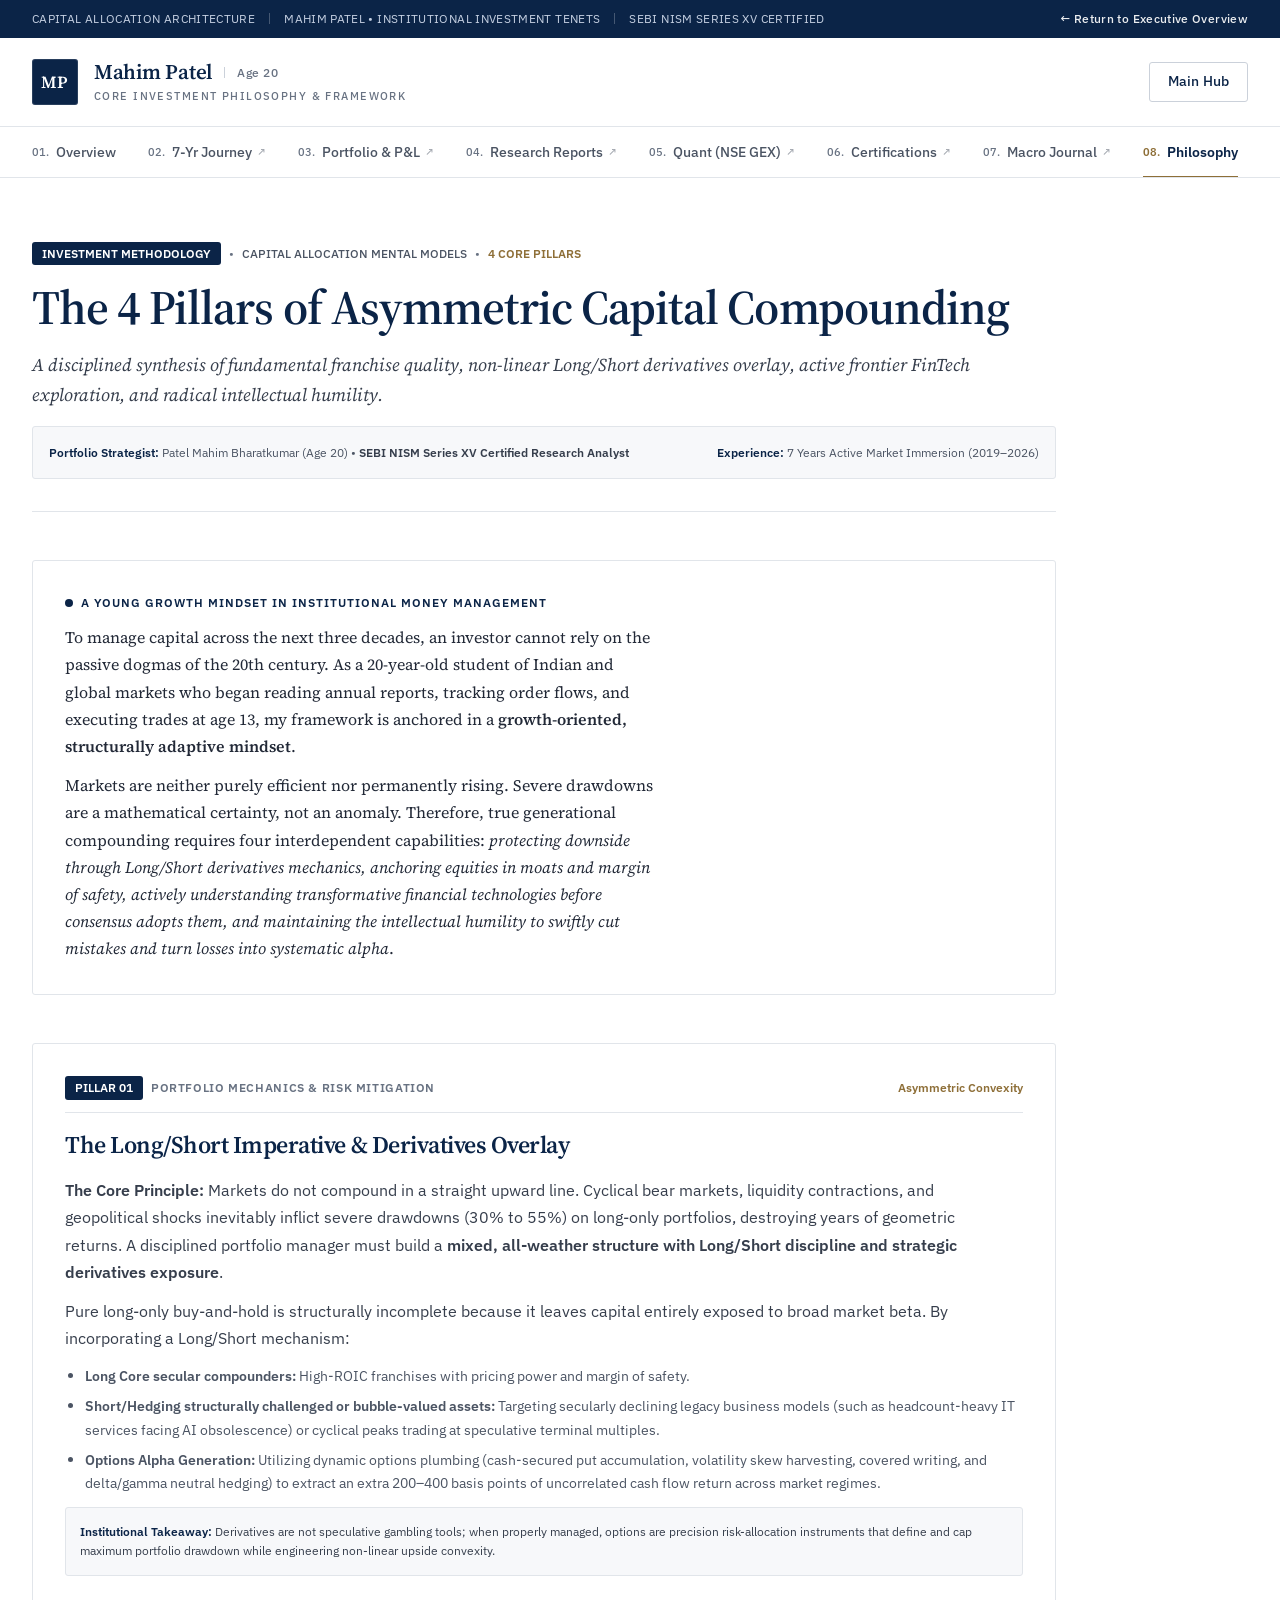
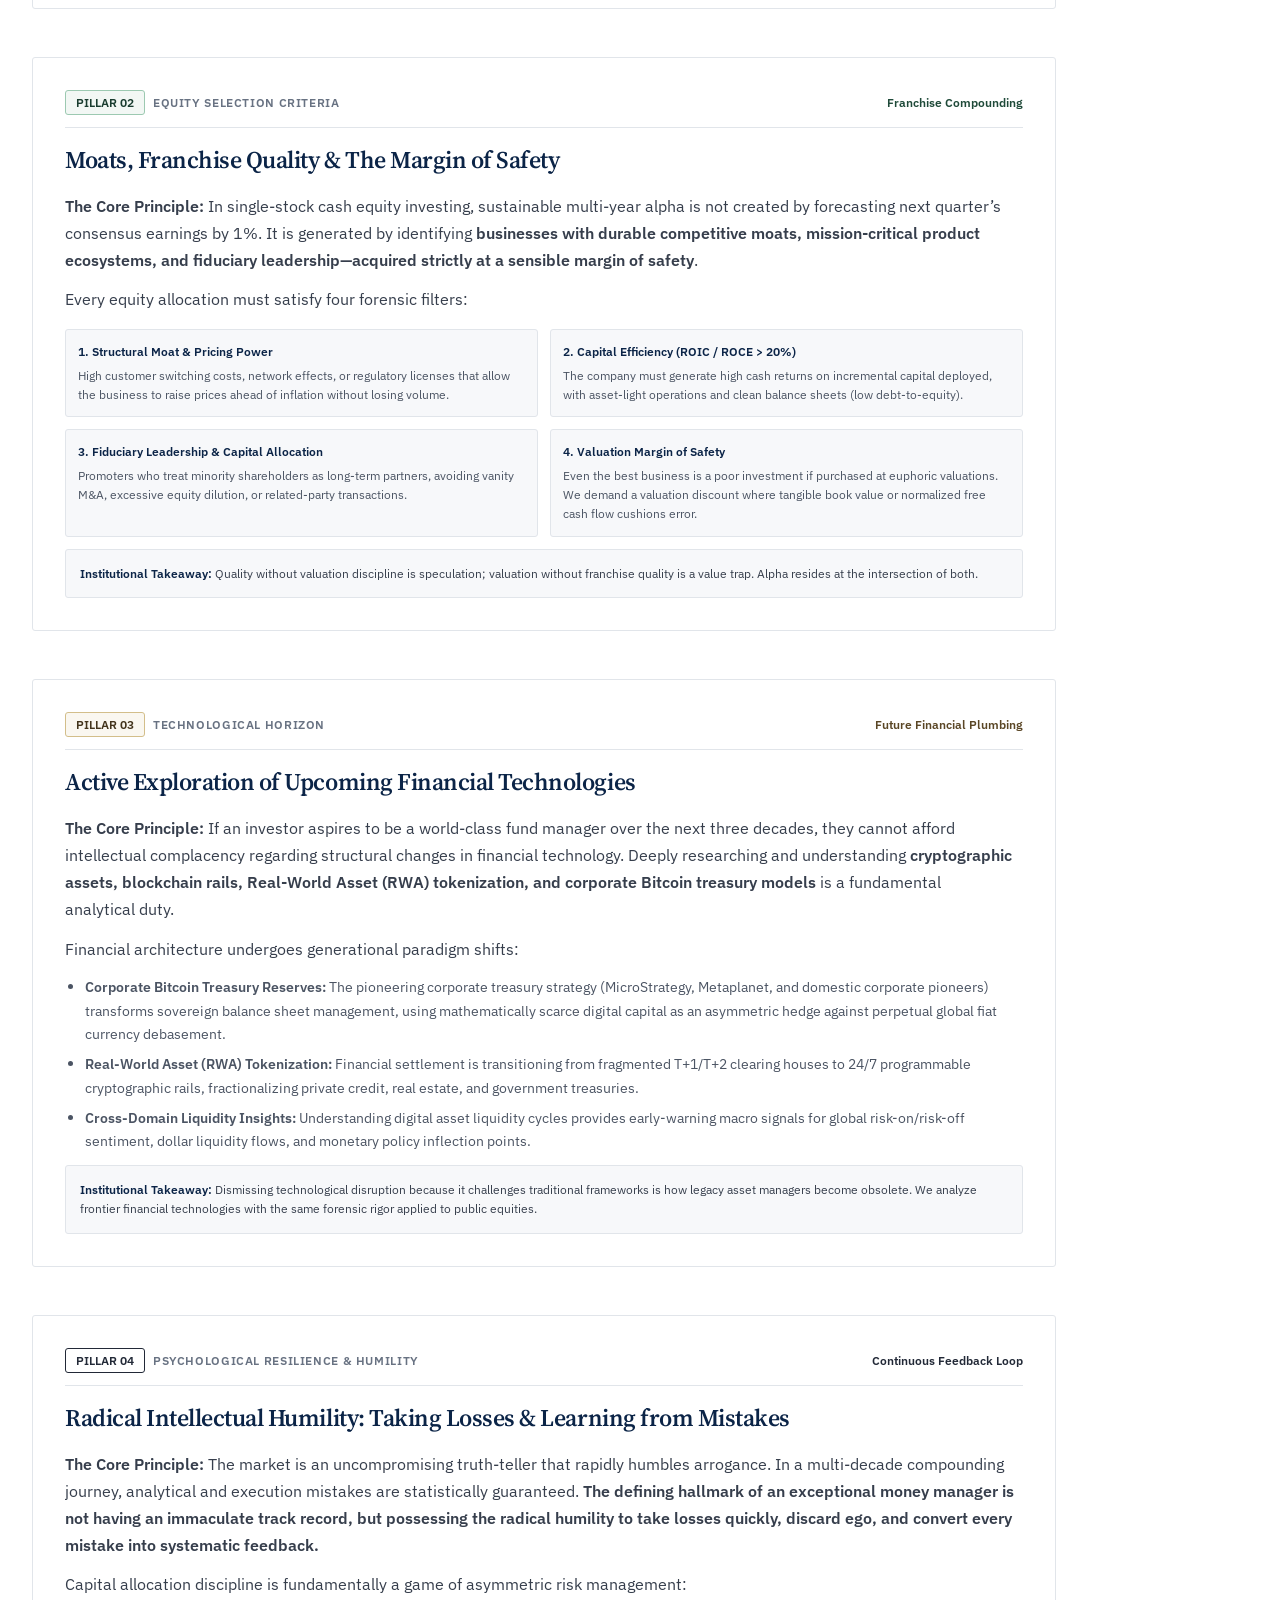
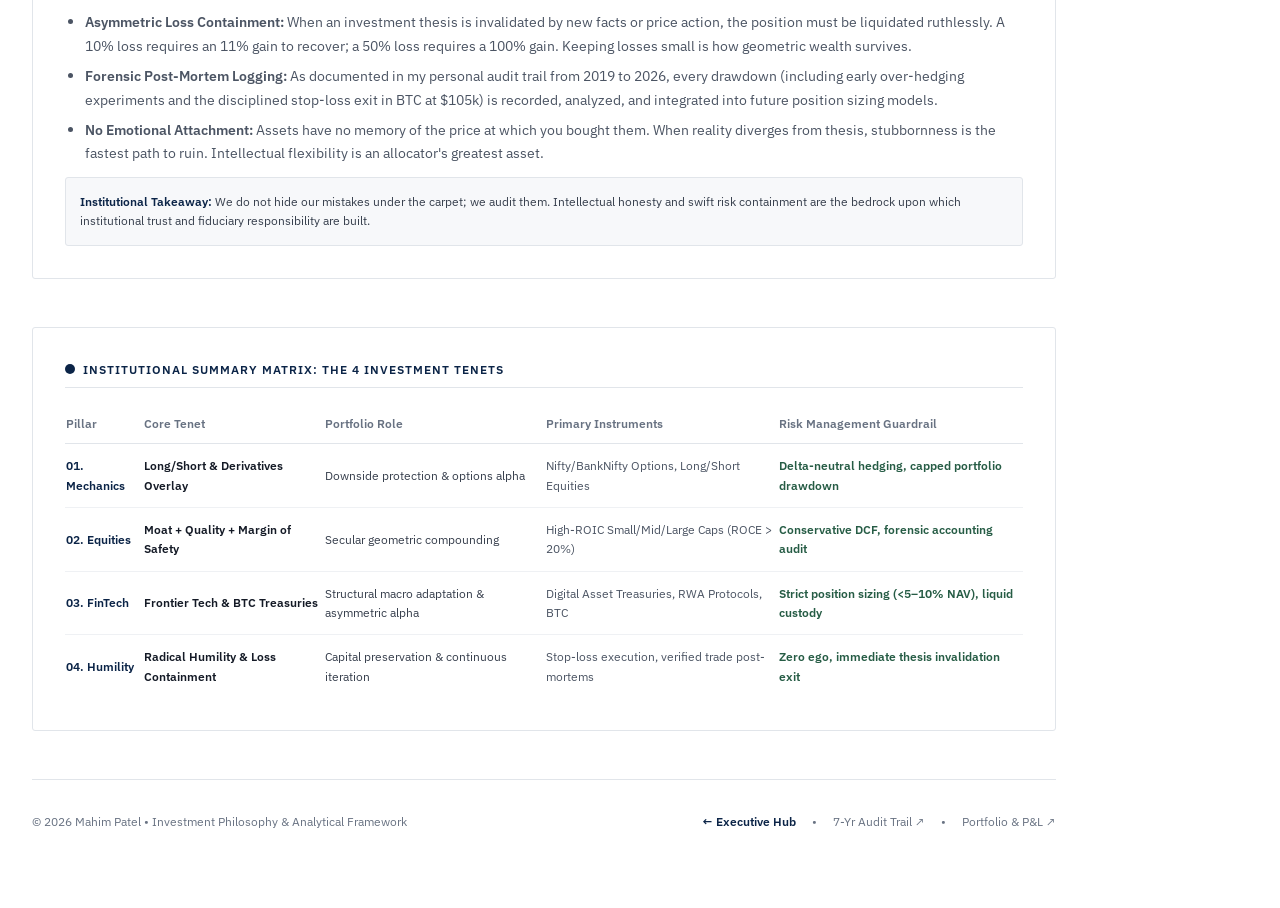
<file: philosophy.html>
<!doctype html>
<html lang="en" class="scroll-smooth">
  <head>
    <meta charset="UTF-8" />
    <link rel="icon" type="image/svg+xml" href="favicon.svg" />
    <meta name="viewport" content="width=device-width, initial-scale=1.0" />
    <title>Core Investment Philosophy &amp; Capital Allocation Framework | Mahim Patel</title>
    <meta name="description" content="The 4 core investment pillars of Mahim Patel: Long/Short derivatives overlay, moat-driven quality equities with margin of safety, frontier FinTech and BTC treasuries, and radical intellectual humility." />
    <meta name="theme-color" content="#0B2447" />
    <link rel="preconnect" href="https://fonts.googleapis.com" />
    <link rel="preconnect" href="https://fonts.gstatic.com" crossorigin />
    <link rel="stylesheet" href="https://fonts.googleapis.com/css2?family=IBM+Plex+Mono:wght@400;500&family=IBM+Plex+Sans:ital,wght@0,300;0,400;0,500;0,600;1,400&family=Source+Serif+4:ital,opsz,wght@0,8..60,400;0,8..60,500;0,8..60,600;0,8..60,700;1,8..60,400;1,8..60,500&display=swap" />
    <link rel="stylesheet" href="assets/css/tailwind.css" />
    <link rel="stylesheet" href="assets/css/site.css" />
    <script src="assets/js/site.js" defer></script>
  </head>
  <body class="antialiased page-philosophy measure-reading">

    <a class="skip-link" href="#main">Skip to content</a>
    <div class="topbar">
      <div class="wrap topbar-row">
        <div class="topbar-left">
          <span class="topbar-item">CAPITAL ALLOCATION ARCHITECTURE</span>
          <span class="topbar-item">MAHIM PATEL • INSTITUTIONAL INVESTMENT TENETS</span>
          <span class="topbar-item">SEBI NISM SERIES XV CERTIFIED</span>
        </div>
        <a href="index.html" class="topbar-link">← Return to Executive Overview</a>
      </div>
    </div>

    <header class="site-header">
      <div class="wrap header-row">
        <a href="index.html" class="brand">
          <span class="brand-mark" aria-hidden="true">MP</span>
          <span class="brand-text">
            <span class="brand-name">Mahim Patel <span class="brand-age">Age 20</span></span>
            <span class="brand-sub">CORE INVESTMENT PHILOSOPHY &amp; FRAMEWORK</span>
          </span>
        </a>
        <div class="header-actions">
          <a href="index.html" class="btn btn-quiet header-cta">Main Hub</a>
          <button type="button" id="mobile-menu-btn" class="menu-toggle" aria-label="Toggle Navigation" aria-expanded="false" aria-controls="mobile-menu">
            <svg viewBox="0 0 24 24" width="20" height="20" fill="none" stroke="currentColor" stroke-width="1.8" stroke-linecap="round" aria-hidden="true"><path d="M4 7h16M4 12h16M4 17h16"/></svg>
          </button>
        </div>
      </div>
      <div id="mobile-menu" class="mobile-menu hidden">
        <div class="wrap">
          <a href="index.html" class="mobile-nav-link"><span class="nav-idx">01.</span> Overview</a>
          <a href="journey.html" class="mobile-nav-link" target="_blank" rel="noopener noreferrer"><span class="nav-idx">02.</span> 7-Yr Journey <span class="nav-ext" aria-hidden="true">↗</span></a>
          <a href="portfolio.html" class="mobile-nav-link" target="_blank" rel="noopener noreferrer"><span class="nav-idx">03.</span> Portfolio &amp; P&amp;L <span class="nav-ext" aria-hidden="true">↗</span></a>
          <a href="reports.html" class="mobile-nav-link" target="_blank" rel="noopener noreferrer"><span class="nav-idx">04.</span> Research Reports <span class="nav-ext" aria-hidden="true">↗</span></a>
          <a href="projects.html" class="mobile-nav-link" target="_blank" rel="noopener noreferrer"><span class="nav-idx">05.</span> Quant (NSE GEX) <span class="nav-ext" aria-hidden="true">↗</span></a>
          <a href="certifications.html" class="mobile-nav-link" target="_blank" rel="noopener noreferrer"><span class="nav-idx">06.</span> Certifications <span class="nav-ext" aria-hidden="true">↗</span></a>
          <a href="macro.html" class="mobile-nav-link" target="_blank" rel="noopener noreferrer"><span class="nav-idx">07.</span> Macro Journal <span class="nav-ext" aria-hidden="true">↗</span></a>
          <a href="philosophy.html" class="mobile-nav-link is-active" aria-current="page"><span class="nav-idx">08.</span> Philosophy</a>
        </div>
      </div>
    </header>

    <nav class="site-nav" aria-label="Primary">
      <div class="wrap nav-row">
        <a href="index.html" class="nav-link"><span class="nav-idx">01.</span> Overview</a>
        <a href="journey.html" class="nav-link" target="_blank" rel="noopener noreferrer"><span class="nav-idx">02.</span> 7-Yr Journey <span class="nav-ext" aria-hidden="true">↗</span></a>
        <a href="portfolio.html" class="nav-link" target="_blank" rel="noopener noreferrer"><span class="nav-idx">03.</span> Portfolio &amp; P&amp;L <span class="nav-ext" aria-hidden="true">↗</span></a>
        <a href="reports.html" class="nav-link" target="_blank" rel="noopener noreferrer"><span class="nav-idx">04.</span> Research Reports <span class="nav-ext" aria-hidden="true">↗</span></a>
        <a href="projects.html" class="nav-link" target="_blank" rel="noopener noreferrer"><span class="nav-idx">05.</span> Quant (NSE GEX) <span class="nav-ext" aria-hidden="true">↗</span></a>
        <a href="certifications.html" class="nav-link" target="_blank" rel="noopener noreferrer"><span class="nav-idx">06.</span> Certifications <span class="nav-ext" aria-hidden="true">↗</span></a>
        <a href="macro.html" class="nav-link" target="_blank" rel="noopener noreferrer"><span class="nav-idx">07.</span> Macro Journal <span class="nav-ext" aria-hidden="true">↗</span></a>
        <a href="philosophy.html" class="nav-link is-active" aria-current="page"><span class="nav-idx">08.</span> Philosophy</a>
      </div>
    </nav>

    <main id="main" class="max-w-4xl mx-auto px-4 sm:px-6 lg:px-8 py-10 space-y-12">

      <!-- Breadcrumb & Header Section -->
      <header class="space-y-4 border-b border-slate-200 pb-8">
        <div class="flex flex-wrap items-center gap-2 text-xs font-mono-num text-slate-500">
          <span class="px-2.5 py-0.5 rounded bg-[#0B2447] text-white font-semibold">INVESTMENT METHODOLOGY</span>
          <span>•</span>
          <span class="text-slate-600 font-medium">CAPITAL ALLOCATION MENTAL MODELS</span>
          <span>•</span>
          <span class="text-[#8E6F38] font-bold">4 CORE PILLARS</span>
        </div>

        <h1 class="text-3xl sm:text-4xl lg:text-5xl font-bold font-editorial text-navy-900 tracking-tight leading-tight">
          The 4 Pillars of Asymmetric Capital Compounding
        </h1>

        <p class="text-slate-700 text-base sm:text-lg font-serif italic leading-relaxed">
          A disciplined synthesis of fundamental franchise quality, non-linear Long/Short derivatives overlay, active frontier FinTech exploration, and radical intellectual humility.
        </p>

        <!-- Author Credential Strip -->
        <div class="p-4 bg-slate-50 border border-slate-200 rounded flex flex-col sm:flex-row sm:items-center justify-between gap-3 text-xs font-mono-num text-slate-600">
          <div>
            <span class="font-bold text-navy-900">Portfolio Strategist:</span> Patel Mahim Bharatkumar (Age 20) • 
            <span class="text-slate-700 font-semibold">SEBI NISM Series XV Certified Research Analyst</span>
          </div>
          <div>
            <span class="font-bold text-navy-900">Experience:</span> 7 Years Active Market Immersion (2019–2026)
          </div>
        </div>
      </header>

      <!-- Executive Manifesto Card -->
      <section class="card-formal rounded p-6 sm:p-8 bg-slate-50 border-l-4 border-l-[#0B2447] border border-slate-200 space-y-3">
        <div class="flex items-center gap-2 text-xs font-mono-num text-[#0B2447] font-bold uppercase tracking-wider">
          <span class="w-2 h-2 rounded-full bg-[#0B2447]"></span>
          <span>A Young Growth Mindset in Institutional Money Management</span>
        </div>
        <p class="text-sm sm:text-base text-slate-800 font-serif leading-relaxed">
          To manage capital across the next three decades, an investor cannot rely on the passive dogmas of the 20th century. As a 20-year-old student of Indian and global markets who began reading annual reports, tracking order flows, and executing trades at age 13, my framework is anchored in a <strong>growth-oriented, structurally adaptive mindset</strong>. 
        </p>
        <p class="text-sm sm:text-base text-slate-800 font-serif leading-relaxed">
          Markets are neither purely efficient nor permanently rising. Severe drawdowns are a mathematical certainty, not an anomaly. Therefore, true generational compounding requires four interdependent capabilities: <em>protecting downside through Long/Short derivatives mechanics, anchoring equities in moats and margin of safety, actively understanding transformative financial technologies before consensus adopts them, and maintaining the intellectual humility to swiftly cut mistakes and turn losses into systematic alpha</em>.
        </p>
      </section>

      <!-- The 4 Core Pillars Section -->
      <section class="space-y-12">

        <!-- PILLAR 1 -->
        <div class="card-formal rounded p-6 sm:p-8 bg-white border border-slate-200 space-y-4 border-t-[#0B2447]">
          <div class="flex flex-col sm:flex-row sm:items-center justify-between gap-2 pb-3 border-b border-slate-200">
            <div class="flex items-center gap-2 text-xs font-mono-num">
              <span class="px-2.5 py-0.5 rounded bg-[#0B2447] text-white font-bold">PILLAR 01</span>
              <span class="text-slate-500 font-semibold uppercase">PORTFOLIO MECHANICS &amp; RISK MITIGATION</span>
            </div>
            <span class="text-xs font-mono-num text-[#8E6F38] font-bold">Asymmetric Convexity</span>
          </div>

          <h2 class="text-2xl font-bold font-editorial text-navy-900">
            The Long/Short Imperative &amp; Derivatives Overlay
          </h2>

          <div class="space-y-3 text-slate-700 text-sm sm:text-base leading-relaxed font-sans">
            <p>
              <strong>The Core Principle:</strong> Markets do not compound in a straight upward line. Cyclical bear markets, liquidity contractions, and geopolitical shocks inevitably inflict severe drawdowns (30% to 55%) on long-only portfolios, destroying years of geometric returns. A disciplined portfolio manager must build a <strong>mixed, all-weather structure with Long/Short discipline and strategic derivatives exposure</strong>.
            </p>
            <p>
              Pure long-only buy-and-hold is structurally incomplete because it leaves capital entirely exposed to broad market beta. By incorporating a Long/Short mechanism:
            </p>
            <ul class="list-disc pl-5 space-y-1.5 text-xs sm:text-sm text-slate-600 font-sans">
              <li>
                <strong>Long Core secular compounders:</strong> High-ROIC franchises with pricing power and margin of safety.
              </li>
              <li>
                <strong>Short/Hedging structurally challenged or bubble-valued assets:</strong> Targeting secularly declining legacy business models (such as headcount-heavy IT services facing AI obsolescence) or cyclical peaks trading at speculative terminal multiples.
              </li>
              <li>
                <strong>Options Alpha Generation:</strong> Utilizing dynamic options plumbing (cash-secured put accumulation, volatility skew harvesting, covered writing, and delta/gamma neutral hedging) to extract an extra 200–400 basis points of uncorrelated cash flow return across market regimes.
              </li>
            </ul>
            <div class="p-3.5 bg-slate-50 rounded border border-slate-200 text-xs font-mono-num text-slate-700">
              <strong class="text-navy-900">Institutional Takeaway:</strong> Derivatives are not speculative gambling tools; when properly managed, options are precision risk-allocation instruments that define and cap maximum portfolio drawdown while engineering non-linear upside convexity.
            </div>
          </div>
        </div>

        <!-- PILLAR 2 -->
        <div class="card-formal rounded p-6 sm:p-8 bg-white border border-slate-200 space-y-4 border-t-emerald-700">
          <div class="flex flex-col sm:flex-row sm:items-center justify-between gap-2 pb-3 border-b border-slate-200">
            <div class="flex items-center gap-2 text-xs font-mono-num">
              <span class="px-2.5 py-0.5 rounded bg-emerald-50 text-emerald-900 font-bold border border-emerald-300">PILLAR 02</span>
              <span class="text-slate-500 font-semibold uppercase">EQUITY SELECTION CRITERIA</span>
            </div>
            <span class="text-xs font-mono-num text-emerald-800 font-bold">Franchise Compounding</span>
          </div>

          <h2 class="text-2xl font-bold font-editorial text-navy-900">
            Moats, Franchise Quality &amp; The Margin of Safety
          </h2>

          <div class="space-y-3 text-slate-700 text-sm sm:text-base leading-relaxed font-sans">
            <p>
              <strong>The Core Principle:</strong> In single-stock cash equity investing, sustainable multi-year alpha is not created by forecasting next quarter’s consensus earnings by 1%. It is generated by identifying <strong>businesses with durable competitive moats, mission-critical product ecosystems, and fiduciary leadership—acquired strictly at a sensible margin of safety</strong>.
            </p>
            <p>
              Every equity allocation must satisfy four forensic filters:
            </p>
            <div class="grid grid-cols-1 sm:grid-cols-2 gap-3 pt-1">
              <div class="p-3 bg-slate-50 rounded border border-slate-200 space-y-1">
                <div class="text-xs font-mono-num font-bold text-navy-900">1. Structural Moat &amp; Pricing Power</div>
                <p class="text-xs text-slate-600 font-sans">
                  High customer switching costs, network effects, or regulatory licenses that allow the business to raise prices ahead of inflation without losing volume.
                </p>
              </div>
              <div class="p-3 bg-slate-50 rounded border border-slate-200 space-y-1">
                <div class="text-xs font-mono-num font-bold text-navy-900">2. Capital Efficiency (ROIC / ROCE &gt; 20%)</div>
                <p class="text-xs text-slate-600 font-sans">
                  The company must generate high cash returns on incremental capital deployed, with asset-light operations and clean balance sheets (low debt-to-equity).
                </p>
              </div>
              <div class="p-3 bg-slate-50 rounded border border-slate-200 space-y-1">
                <div class="text-xs font-mono-num font-bold text-navy-900">3. Fiduciary Leadership &amp; Capital Allocation</div>
                <p class="text-xs text-slate-600 font-sans">
                  Promoters who treat minority shareholders as long-term partners, avoiding vanity M&amp;A, excessive equity dilution, or related-party transactions.
                </p>
              </div>
              <div class="p-3 bg-slate-50 rounded border border-slate-200 space-y-1">
                <div class="text-xs font-mono-num font-bold text-navy-900">4. Valuation Margin of Safety</div>
                <p class="text-xs text-slate-600 font-sans">
                  Even the best business is a poor investment if purchased at euphoric valuations. We demand a valuation discount where tangible book value or normalized free cash flow cushions error.
                </p>
              </div>
            </div>
            <div class="p-3.5 bg-slate-50 rounded border border-slate-200 text-xs font-mono-num text-slate-700">
              <strong class="text-navy-900">Institutional Takeaway:</strong> Quality without valuation discipline is speculation; valuation without franchise quality is a value trap. Alpha resides at the intersection of both.
            </div>
          </div>
        </div>

        <!-- PILLAR 3 -->
        <div class="card-formal rounded p-6 sm:p-8 bg-white border border-slate-200 space-y-4 border-t-amber-600">
          <div class="flex flex-col sm:flex-row sm:items-center justify-between gap-2 pb-3 border-b border-slate-200">
            <div class="flex items-center gap-2 text-xs font-mono-num">
              <span class="px-2.5 py-0.5 rounded bg-amber-50 text-amber-900 font-bold border border-amber-300">PILLAR 03</span>
              <span class="text-slate-500 font-semibold uppercase">TECHNOLOGICAL HORIZON</span>
            </div>
            <span class="text-xs font-mono-num text-amber-800 font-bold">Future Financial Plumbing</span>
          </div>

          <h2 class="text-2xl font-bold font-editorial text-navy-900">
            Active Exploration of Upcoming Financial Technologies
          </h2>

          <div class="space-y-3 text-slate-700 text-sm sm:text-base leading-relaxed font-sans">
            <p>
              <strong>The Core Principle:</strong> If an investor aspires to be a world-class fund manager over the next three decades, they cannot afford intellectual complacency regarding structural changes in financial technology. Deeply researching and understanding <strong>cryptographic assets, blockchain rails, Real-World Asset (RWA) tokenization, and corporate Bitcoin treasury models</strong> is a fundamental analytical duty.
            </p>
            <p>
              Financial architecture undergoes generational paradigm shifts:
            </p>
            <ul class="list-disc pl-5 space-y-1.5 text-xs sm:text-sm text-slate-600 font-sans">
              <li>
                <strong>Corporate Bitcoin Treasury Reserves:</strong> The pioneering corporate treasury strategy (MicroStrategy, Metaplanet, and domestic corporate pioneers) transforms sovereign balance sheet management, using mathematically scarce digital capital as an asymmetric hedge against perpetual global fiat currency debasement.
              </li>
              <li>
                <strong>Real-World Asset (RWA) Tokenization:</strong> Financial settlement is transitioning from fragmented T+1/T+2 clearing houses to 24/7 programmable cryptographic rails, fractionalizing private credit, real estate, and government treasuries.
              </li>
              <li>
                <strong>Cross-Domain Liquidity Insights:</strong> Understanding digital asset liquidity cycles provides early-warning macro signals for global risk-on/risk-off sentiment, dollar liquidity flows, and monetary policy inflection points.
              </li>
            </ul>
            <div class="p-3.5 bg-slate-50 rounded border border-slate-200 text-xs font-mono-num text-slate-700">
              <strong class="text-navy-900">Institutional Takeaway:</strong> Dismissing technological disruption because it challenges traditional frameworks is how legacy asset managers become obsolete. We analyze frontier financial technologies with the same forensic rigor applied to public equities.
            </div>
          </div>
        </div>

        <!-- PILLAR 4 -->
        <div class="card-formal rounded p-6 sm:p-8 bg-white border border-slate-200 space-y-4 border-t-red-600">
          <div class="flex flex-col sm:flex-row sm:items-center justify-between gap-2 pb-3 border-b border-slate-200">
            <div class="flex items-center gap-2 text-xs font-mono-num">
              <span class="px-2.5 py-0.5 rounded bg-red-50 text-red-900 font-bold border border-red-300">PILLAR 04</span>
              <span class="text-slate-500 font-semibold uppercase">PSYCHOLOGICAL RESILIENCE &amp; HUMILITY</span>
            </div>
            <span class="text-xs font-mono-num text-red-800 font-bold">Continuous Feedback Loop</span>
          </div>

          <h2 class="text-2xl font-bold font-editorial text-navy-900">
            Radical Intellectual Humility: Taking Losses &amp; Learning from Mistakes
          </h2>

          <div class="space-y-3 text-slate-700 text-sm sm:text-base leading-relaxed font-sans">
            <p>
              <strong>The Core Principle:</strong> The market is an uncompromising truth-teller that rapidly humbles arrogance. In a multi-decade compounding journey, analytical and execution mistakes are statistically guaranteed. <strong>The defining hallmark of an exceptional money manager is not having an immaculate track record, but possessing the radical humility to take losses quickly, discard ego, and convert every mistake into systematic feedback.</strong>
            </p>
            <p>
              Capital allocation discipline is fundamentally a game of asymmetric risk management:
            </p>
            <ul class="list-disc pl-5 space-y-1.5 text-xs sm:text-sm text-slate-600 font-sans">
              <li>
                <strong>Asymmetric Loss Containment:</strong> When an investment thesis is invalidated by new facts or price action, the position must be liquidated ruthlessly. A 10% loss requires an 11% gain to recover; a 50% loss requires a 100% gain. Keeping losses small is how geometric wealth survives.
              </li>
              <li>
                <strong>Forensic Post-Mortem Logging:</strong> As documented in my personal audit trail from 2019 to 2026, every drawdown (including early over-hedging experiments and the disciplined stop-loss exit in BTC at $105k) is recorded, analyzed, and integrated into future position sizing models.
              </li>
              <li>
                <strong>No Emotional Attachment:</strong> Assets have no memory of the price at which you bought them. When reality diverges from thesis, stubbornness is the fastest path to ruin. Intellectual flexibility is an allocator's greatest asset.
              </li>
            </ul>
            <div class="p-3.5 bg-slate-50 rounded border border-slate-200 text-xs font-mono-num text-slate-700">
              <strong class="text-navy-900">Institutional Takeaway:</strong> We do not hide our mistakes under the carpet; we audit them. Intellectual honesty and swift risk containment are the bedrock upon which institutional trust and fiduciary responsibility are built.
            </div>
          </div>
        </div>

      </section>

      <!-- Institutional Summary Matrix -->
      <section class="card-formal rounded p-6 sm:p-8 bg-white border border-slate-200 space-y-4">
        <div class="flex items-center gap-2 text-xs font-mono-num font-bold text-navy-900 uppercase tracking-wider pb-2 border-b border-slate-200">
          <span class="w-2.5 h-2.5 rounded-full bg-[#0B2447]"></span>
          <span>Institutional Summary Matrix: The 4 Investment Tenets</span>
        </div>

        <div class="overflow-x-auto">
          <table class="w-full text-left text-xs font-mono-num border-collapse">
            <thead>
              <tr class="border-b border-slate-200 text-slate-500">
                <th class="py-2.5 pr-4 font-semibold">Pillar</th>
                <th class="py-2.5 pr-4 font-semibold">Core Tenet</th>
                <th class="py-2.5 pr-4 font-semibold">Portfolio Role</th>
                <th class="py-2.5 pr-4 font-semibold">Primary Instruments</th>
                <th class="py-2 font-semibold">Risk Management Guardrail</th>
              </tr>
            </thead>
            <tbody class="divide-y divide-slate-100 text-slate-700">
              <tr>
                <td class="py-3 pr-4 font-bold text-navy-900">01. Mechanics</td>
                <td class="py-3 pr-4 font-semibold text-slate-900">Long/Short &amp; Derivatives Overlay</td>
                <td class="py-3 pr-4">Downside protection &amp; options alpha</td>
                <td class="py-3 pr-4 text-slate-600">Nifty/BankNifty Options, Long/Short Equities</td>
                <td class="py-3 text-emerald-700 font-semibold">Delta-neutral hedging, capped portfolio drawdown</td>
              </tr>
              <tr>
                <td class="py-3 pr-4 font-bold text-navy-900">02. Equities</td>
                <td class="py-3 pr-4 font-semibold text-slate-900">Moat + Quality + Margin of Safety</td>
                <td class="py-3 pr-4">Secular geometric compounding</td>
                <td class="py-3 pr-4 text-slate-600">High-ROIC Small/Mid/Large Caps (ROCE &gt; 20%)</td>
                <td class="py-3 text-emerald-700 font-semibold">Conservative DCF, forensic accounting audit</td>
              </tr>
              <tr>
                <td class="py-3 pr-4 font-bold text-navy-900">03. FinTech</td>
                <td class="py-3 pr-4 font-semibold text-slate-900">Frontier Tech &amp; BTC Treasuries</td>
                <td class="py-3 pr-4">Structural macro adaptation &amp; asymmetric alpha</td>
                <td class="py-3 pr-4 text-slate-600">Digital Asset Treasuries, RWA Protocols, BTC</td>
                <td class="py-3 text-emerald-700 font-semibold">Strict position sizing (&lt;5–10% NAV), liquid custody</td>
              </tr>
              <tr>
                <td class="py-3 pr-4 font-bold text-navy-900">04. Humility</td>
                <td class="py-3 pr-4 font-semibold text-slate-900">Radical Humility &amp; Loss Containment</td>
                <td class="py-3 pr-4">Capital preservation &amp; continuous iteration</td>
                <td class="py-3 pr-4 text-slate-600">Stop-loss execution, verified trade post-mortems</td>
                <td class="py-3 text-emerald-700 font-semibold">Zero ego, immediate thesis invalidation exit</td>
              </tr>
            </tbody>
          </table>
        </div>
      </section>

      <!-- Institutional Footer -->
      <footer class="pt-8 border-t border-slate-200 text-xs font-mono-num text-slate-500 flex flex-col sm:flex-row items-center justify-between gap-4">
        <div>
          © 2026 Mahim Patel • Investment Philosophy &amp; Analytical Framework
        </div>
        <div class="flex items-center gap-4">
          <a href="index.html" class="text-navy-900 font-bold hover:underline">← Executive Hub</a>
          <span>•</span>
          <a href="journey.html" target="_blank" rel="noopener noreferrer" class="hover:text-navy-900">7-Yr Audit Trail ↗</a>
          <span>•</span>
          <a href="portfolio.html" target="_blank" rel="noopener noreferrer" class="hover:text-navy-900">Portfolio &amp; P&amp;L ↗</a>
        </div>
      </footer>

    </main>

  </body>
</html>
</file>
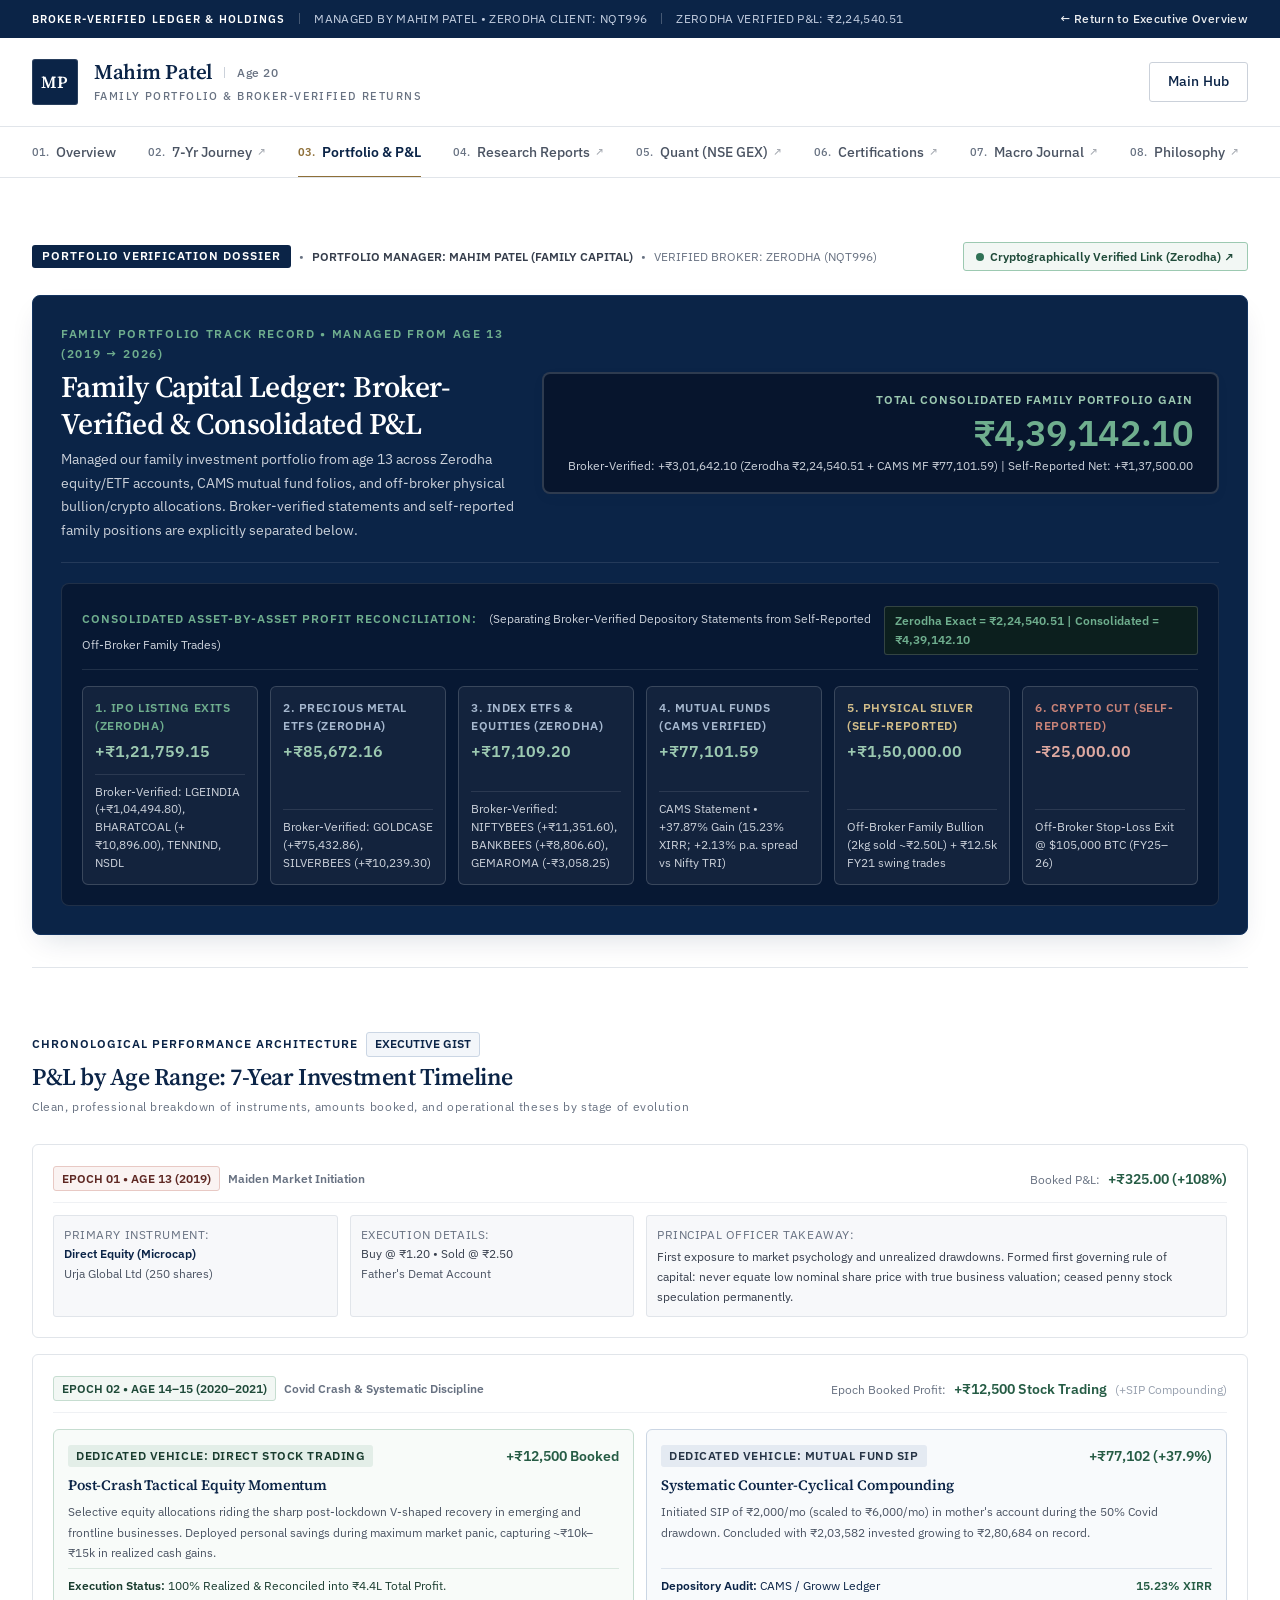
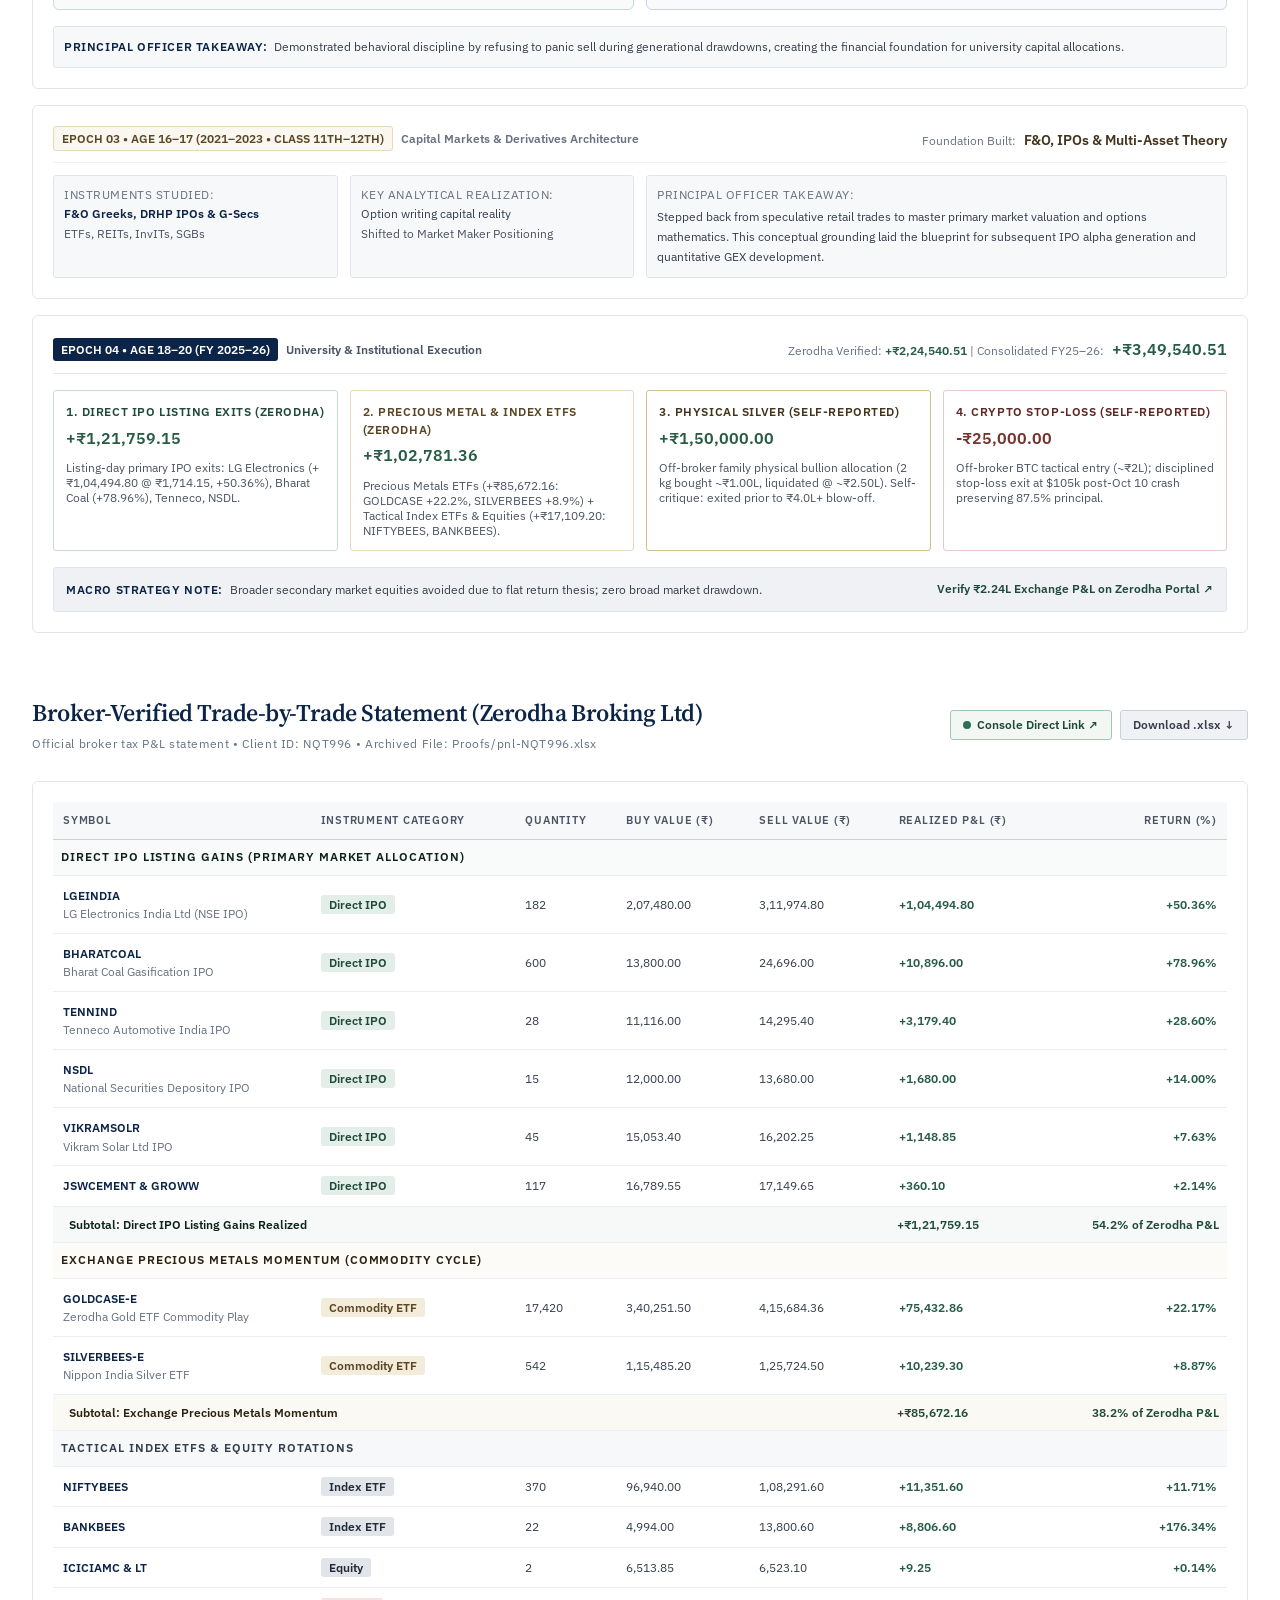
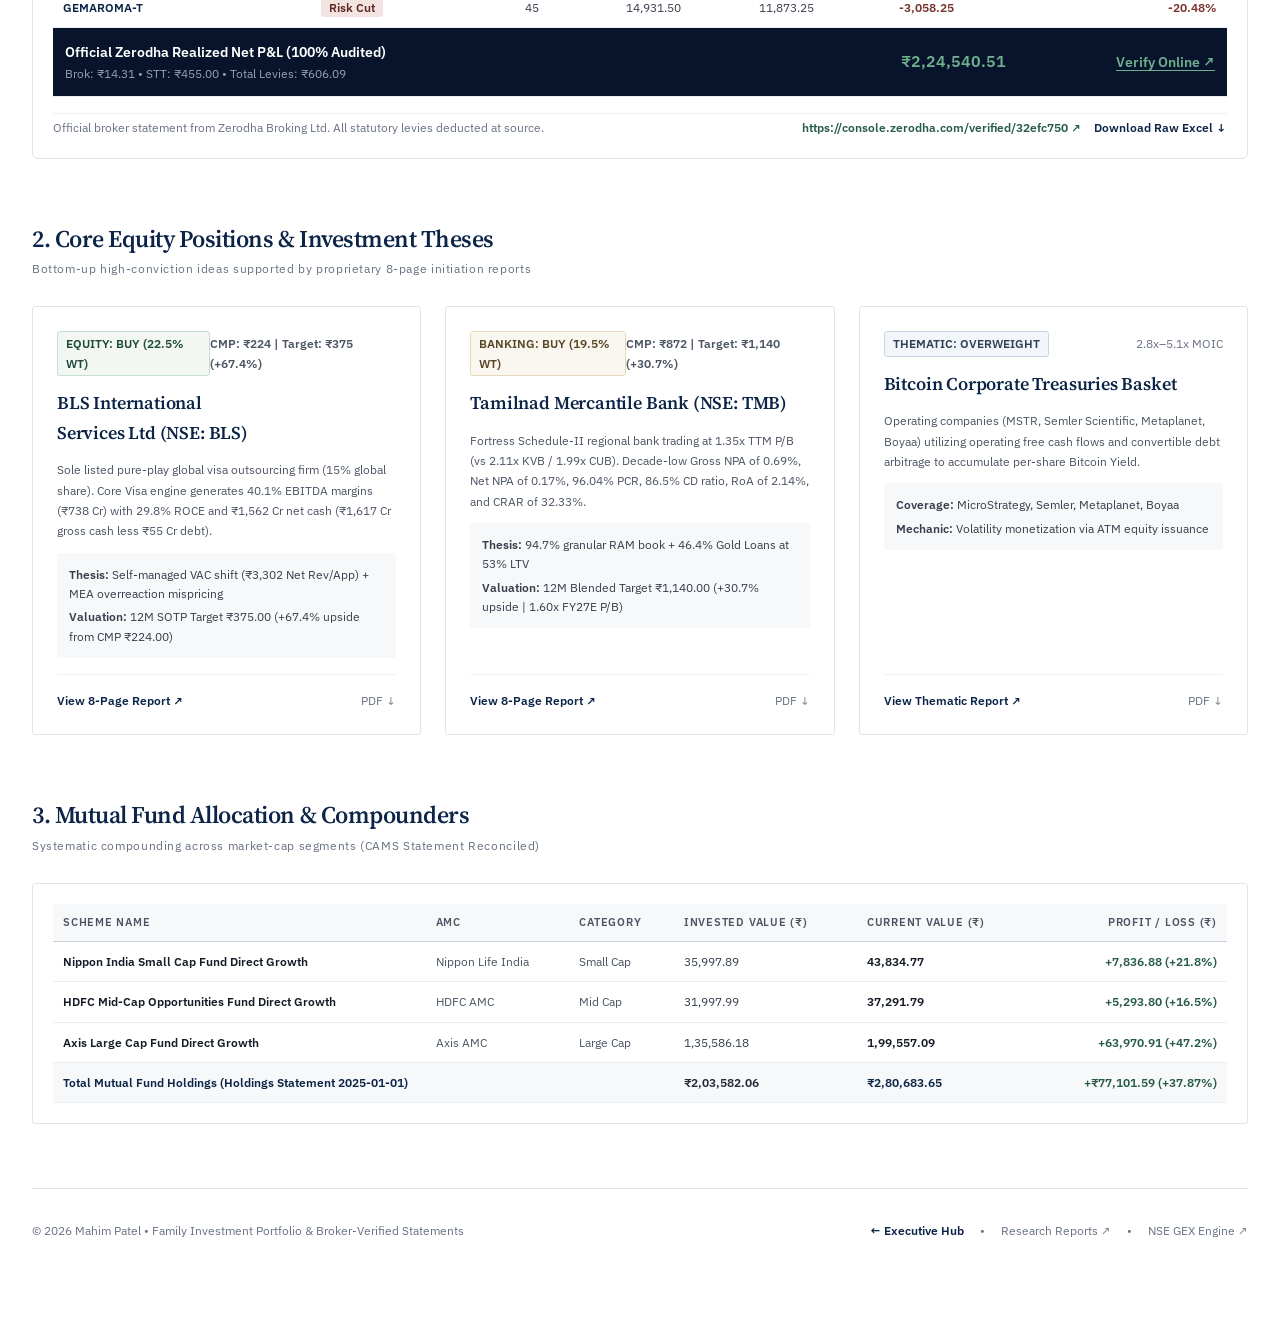
<file: portfolio.html>
<!doctype html>
<html lang="en" class="scroll-smooth">
  <head>
    <meta charset="UTF-8" />
    <link rel="icon" type="image/svg+xml" href="favicon.svg" />
    <meta name="viewport" content="width=device-width, initial-scale=1.0" />
    <title>Family Portfolio Holdings &amp; Broker-Verified P&amp;L | Mahim Patel</title>
    <meta name="description" content="Broker-verified family investment portfolio, Zerodha and CAMS statement reconciliations, active equity holdings, and capital allocation frameworks managed by Mahim Patel from age 13 (2019–2026)." />
    <meta name="theme-color" content="#0B2447" />
    <link rel="preconnect" href="https://fonts.googleapis.com" />
    <link rel="preconnect" href="https://fonts.gstatic.com" crossorigin />
    <link rel="stylesheet" href="https://fonts.googleapis.com/css2?family=IBM+Plex+Mono:wght@400;500&family=IBM+Plex+Sans:ital,wght@0,300;0,400;0,500;0,600;1,400&family=Source+Serif+4:ital,opsz,wght@0,8..60,400;0,8..60,500;0,8..60,600;0,8..60,700;1,8..60,400;1,8..60,500&display=swap" />
    <link rel="stylesheet" href="assets/css/tailwind.css" />
  
    <link rel="stylesheet" href="assets/css/site.css" />
    <script src="assets/js/site.js" defer></script>
  </head>
  <body class="antialiased page-portfolio">

    <a class="skip-link" href="#main">Skip to content</a>
    <div class="topbar">
      <div class="wrap topbar-row">
        <div class="topbar-left"><span class="topbar-item topbar-lead">BROKER-VERIFIED LEDGER &amp; HOLDINGS</span><span class="topbar-item">MANAGED BY MAHIM PATEL • ZERODHA CLIENT: NQT996</span><span class="topbar-item">ZERODHA VERIFIED P&amp;L: ₹2,24,540.51</span></div>
        <a href="index.html" class="topbar-link">← Return to Executive Overview</a>
      </div>
    </div>

    <header class="site-header">
      <div class="wrap header-row">
        <a href="index.html" class="brand">
          <span class="brand-mark" aria-hidden="true">MP</span>
          <span class="brand-text">
            <span class="brand-name">Mahim Patel <span class="brand-age">Age 20</span></span>
            <span class="brand-sub">FAMILY PORTFOLIO &amp; BROKER-VERIFIED RETURNS</span>
          </span>
        </a>
        <div class="header-actions">
          <a href="index.html" class="btn btn-quiet header-cta">Main Hub</a>
          <button type="button" id="mobile-menu-btn" class="menu-toggle" aria-label="Toggle Navigation" aria-expanded="false" aria-controls="mobile-menu">
            <svg viewBox="0 0 24 24" width="20" height="20" fill="none" stroke="currentColor" stroke-width="1.8" stroke-linecap="round" aria-hidden="true"><path d="M4 7h16M4 12h16M4 17h16"/></svg>
          </button>
        </div>
      </div>
      <div id="mobile-menu" class="mobile-menu hidden">
      <div class="wrap">
        <a href="index.html" class="mobile-nav-link"><span class="nav-idx">01.</span> Overview</a>
        <a href="journey.html" class="mobile-nav-link" target="_blank" rel="noopener noreferrer"><span class="nav-idx">02.</span> 7-Yr Journey <span class="nav-ext" aria-hidden="true">↗</span></a>
        <a href="portfolio.html" class="mobile-nav-link is-active" aria-current="page"><span class="nav-idx">03.</span> Portfolio &amp; P&amp;L</a>
        <a href="reports.html" class="mobile-nav-link" target="_blank" rel="noopener noreferrer"><span class="nav-idx">04.</span> Research Reports <span class="nav-ext" aria-hidden="true">↗</span></a>
        <a href="projects.html" class="mobile-nav-link" target="_blank" rel="noopener noreferrer"><span class="nav-idx">05.</span> Quant (NSE GEX) <span class="nav-ext" aria-hidden="true">↗</span></a>
        <a href="certifications.html" class="mobile-nav-link" target="_blank" rel="noopener noreferrer"><span class="nav-idx">06.</span> Certifications <span class="nav-ext" aria-hidden="true">↗</span></a>
        <a href="macro.html" class="mobile-nav-link" target="_blank" rel="noopener noreferrer"><span class="nav-idx">07.</span> Macro Journal <span class="nav-ext" aria-hidden="true">↗</span></a>
        <a href="philosophy.html" class="mobile-nav-link" target="_blank" rel="noopener noreferrer"><span class="nav-idx">08.</span> Philosophy <span class="nav-ext" aria-hidden="true">↗</span></a>
      </div>
    </div>
    </header>

    <nav class="site-nav" aria-label="Primary">
      <div class="wrap nav-row">
        <a href="index.html" class="nav-link"><span class="nav-idx">01.</span> Overview</a>
        <a href="journey.html" class="nav-link" target="_blank" rel="noopener noreferrer"><span class="nav-idx">02.</span> 7-Yr Journey <span class="nav-ext" aria-hidden="true">↗</span></a>
        <a href="portfolio.html" class="nav-link is-active" aria-current="page"><span class="nav-idx">03.</span> Portfolio &amp; P&amp;L</a>
        <a href="reports.html" class="nav-link" target="_blank" rel="noopener noreferrer"><span class="nav-idx">04.</span> Research Reports <span class="nav-ext" aria-hidden="true">↗</span></a>
        <a href="projects.html" class="nav-link" target="_blank" rel="noopener noreferrer"><span class="nav-idx">05.</span> Quant (NSE GEX) <span class="nav-ext" aria-hidden="true">↗</span></a>
        <a href="certifications.html" class="nav-link" target="_blank" rel="noopener noreferrer"><span class="nav-idx">06.</span> Certifications <span class="nav-ext" aria-hidden="true">↗</span></a>
        <a href="macro.html" class="nav-link" target="_blank" rel="noopener noreferrer"><span class="nav-idx">07.</span> Macro Journal <span class="nav-ext" aria-hidden="true">↗</span></a>
        <a href="philosophy.html" class="nav-link" target="_blank" rel="noopener noreferrer"><span class="nav-idx">08.</span> Philosophy <span class="nav-ext" aria-hidden="true">↗</span></a>
      </div>
    </nav>

    <main id="main" class="max-w-6xl mx-auto px-4 sm:px-6 lg:px-8 py-10 space-y-16">

      <!-- Header Section: Principal Officer Executive Briefing -->
      <section class="space-y-6 border-b border-slate-200 pb-8">
        
        <!-- Top Institutional Meta Bar -->
        <div class="flex flex-wrap items-center justify-between gap-3 text-xs font-mono-num text-slate-500">
          <div class="flex items-center gap-2">
            <span class="px-2.5 py-0.5 rounded bg-[#0B2447] text-white font-bold uppercase tracking-wider text-[12px]">PORTFOLIO VERIFICATION DOSSIER</span>
            <span>•</span>
            <span class="text-slate-700 font-semibold">PORTFOLIO MANAGER: MAHIM PATEL (FAMILY CAPITAL)</span>
            <span>•</span>
            <span>VERIFIED BROKER: ZERODHA (NQT996)</span>
          </div>
          <div class="flex items-center gap-2">
            <a href="https://console.zerodha.com/verified/32efc750" target="_blank" rel="noopener noreferrer" class="inline-flex items-center gap-1.5 px-3 py-1 rounded bg-emerald-50 border border-emerald-300 text-emerald-800 text-xs font-bold hover:bg-emerald-100 transition-colors">
              <span class="w-2 h-2 rounded-full bg-emerald-600"></span>
              Cryptographically Verified Link (Zerodha) ↗
            </a>
          </div>
        </div>

        <!-- Upper-Most Executive Banner: 7-Year Cumulative Performance -->
        <div class="rounded-xl bg-[#0B2447] text-white p-6 sm:p-7 shadow-lg border border-navy-800 space-y-5">
          <div class="flex flex-col md:flex-row md:items-center justify-between gap-4 border-b border-white/10 pb-5">
            <div>
              <div class="text-[12px] font-mono-num uppercase tracking-widest text-emerald-400 font-bold">
                FAMILY PORTFOLIO TRACK RECORD • MANAGED FROM AGE 13 (2019 → 2026)
              </div>
              <h1 class="text-2xl sm:text-3xl font-bold font-editorial text-white tracking-tight mt-1">
                Family Capital Ledger: Broker-Verified &amp; Consolidated P&amp;L
              </h1>
              <p class="text-slate-300 text-xs sm:text-sm mt-1 max-w-2xl leading-relaxed">
                Managed our family investment portfolio from age 13 across Zerodha equity/ETF accounts, CAMS mutual fund folios, and off-broker physical bullion/crypto allocations. Broker-verified statements and self-reported family positions are explicitly separated below.
              </p>
            </div>
            
            <!-- Headline All-Profits-In-One-Place Badge (Exact to the Rupee) -->
            <div class="bg-navy-950/90 border-2 border-emerald-500/50 rounded-xl p-4 sm:px-6 text-left md:text-right shrink-0 shadow-md">
              <span class="text-[12px] font-mono-num uppercase tracking-wider text-emerald-300 font-bold block">
                Total Consolidated Family Portfolio Gain
              </span>
              <div class="text-3xl sm:text-4xl font-bold font-mono-num text-emerald-400 tracking-tight mt-0.5">
                ₹4,39,142.10
              </div>
              <span class="text-[12px] font-mono-num text-slate-300 block mt-0.5">
                Broker-Verified: +₹3,01,642.10 (Zerodha ₹2,24,540.51 + CAMS MF ₹77,101.59) | Self-Reported Net: +₹1,37,500.00
              </span>
            </div>
          </div>

          <!-- All Profits in One Place: Single Unified Reconciliation Grid (NO REPETITION) -->
          <div class="bg-navy-950/70 border border-white/10 rounded-xl p-4 sm:p-5 space-y-3">
            <div class="flex flex-col sm:flex-row sm:items-center justify-between gap-2 border-b border-white/10 pb-3">
              <div>
                <span class="text-xs font-mono-num uppercase font-bold text-emerald-400 tracking-wider">
                  CONSOLIDATED ASSET-BY-ASSET PROFIT RECONCILIATION:
                </span>
                <span class="text-[12px] text-slate-300 block sm:inline sm:ml-2">
                  (Separating Broker-Verified Depository Statements from Self-Reported Off-Broker Family Trades)
                </span>
              </div>
              <span class="text-xs font-mono-num text-emerald-400 font-bold bg-emerald-950/80 px-2.5 py-1 rounded border border-emerald-700/50">
                Zerodha Exact = ₹2,24,540.51 | Consolidated = ₹4,39,142.10
              </span>
            </div>

            <!-- 6 Clear Distinct Pillars in ONE place with Exact Rupee Values -->
            <div class="grid grid-cols-2 sm:grid-cols-3 lg:grid-cols-6 gap-3 text-xs font-mono-num pt-1">
              
              <!-- 1. Direct IPO Allocations (Zerodha Verified) -->
              <div class="bg-white/5 border border-emerald-500/30 rounded-lg p-3 flex flex-col justify-between">
                <div>
                  <span class="text-emerald-400 text-[11.5px] uppercase font-bold block">1. IPO Listing Exits (Zerodha)</span>
                  <div class="text-emerald-300 font-bold text-base mt-1">+₹1,21,759.15</div>
                </div>
                <div class="text-[11.5px] text-slate-300 mt-2 pt-2 border-t border-white/10">
                  Broker-Verified: LGEINDIA (+₹1,04,494.80), BHARATCOAL (+₹10,896.00), TENNIND, NSDL
                </div>
              </div>

              <!-- 2. Precious Metals ETFs (Zerodha Verified) -->
              <div class="bg-white/5 border border-sky-500/30 rounded-lg p-3 flex flex-col justify-between">
                <div>
                  <span class="text-sky-300 text-[11.5px] uppercase font-bold block">2. Precious Metal ETFs (Zerodha)</span>
                  <div class="text-emerald-300 font-bold text-base mt-1">+₹85,672.16</div>
                </div>
                <div class="text-[11.5px] text-slate-300 mt-2 pt-2 border-t border-white/10">
                  Broker-Verified: GOLDCASE (+₹75,432.86), SILVERBEES (+₹10,239.30)
                </div>
              </div>

              <!-- 3. Index ETFs & Equities (Zerodha Verified) -->
              <div class="bg-white/5 border border-sky-500/30 rounded-lg p-3 flex flex-col justify-between">
                <div>
                  <span class="text-sky-300 text-[11.5px] uppercase font-bold block">3. Index ETFs &amp; Equities (Zerodha)</span>
                  <div class="text-emerald-300 font-bold text-base mt-1">+₹17,109.20</div>
                </div>
                <div class="text-[11.5px] text-slate-300 mt-2 pt-2 border-t border-white/10">
                  Broker-Verified: NIFTYBEES (+₹11,351.60), BANKBEES (+₹8,806.60), GEMAROMA (-₹3,058.25)
                </div>
              </div>

              <!-- 4. Mutual Funds (CAMS Statement Verified) -->
              <div class="bg-white/5 border border-indigo-500/30 rounded-lg p-3 flex flex-col justify-between">
                <div>
                  <span class="text-indigo-300 text-[11.5px] uppercase font-bold block">4. Mutual Funds (CAMS Verified)</span>
                  <div class="text-emerald-300 font-bold text-base mt-1">+₹77,101.59</div>
                </div>
                <div class="text-[11.5px] text-slate-300 mt-2 pt-2 border-t border-white/10">
                  CAMS Statement • +37.87% Gain (15.23% XIRR; +2.13% p.a. spread vs Nifty TRI)
                </div>
              </div>

              <!-- 5. Physical Silver Bullion (Self-Reported Off-Broker) -->
              <div class="bg-white/5 border border-amber-500/30 rounded-lg p-3 flex flex-col justify-between">
                <div>
                  <span class="text-amber-300 text-[11.5px] uppercase font-bold block">5. Physical Silver (Self-Reported)</span>
                  <div class="text-emerald-300 font-bold text-base mt-1">+₹1,50,000.00</div>
                </div>
                <div class="text-[11.5px] text-slate-300 mt-2 pt-2 border-t border-white/10">
                  Off-Broker Family Bullion (2kg sold ~₹2.50L) + ₹12.5k FY21 swing trades
                </div>
              </div>

              <!-- 6. Crypto Stop-Loss (Self-Reported Off-Broker) -->
              <div class="bg-white/5 border border-rose-500/30 rounded-lg p-3 flex flex-col justify-between">
                <div>
                  <span class="text-rose-400 text-[11.5px] uppercase font-bold block">6. Crypto Cut (Self-Reported)</span>
                  <div class="text-rose-300 font-bold text-base mt-1">-₹25,000.00</div>
                </div>
                <div class="text-[11.5px] text-slate-300 mt-2 pt-2 border-t border-white/10">
                  Off-Broker Stop-Loss Exit @ $105,000 BTC (FY25–26)
                </div>
              </div>

            </div>
          </div>
        </div>

      </section>

      <!-- ============================================================== -->
      <!-- SECTION 1: 7-YEAR P&L TIMELINE (AGE RANGE & PROFITS BOOKED) -->
      <!-- ============================================================== -->
      <section class="space-y-6">
        <div class="section-head">
          <div class="flex items-center gap-2">
            <span class="text-xs font-mono-num font-bold text-[#0B2447] uppercase tracking-wider">CHRONOLOGICAL PERFORMANCE ARCHITECTURE</span>
            <span class="px-2 py-0.5 rounded bg-navy-50 text-[#0B2447] text-[11.5px] font-mono-num font-bold border border-navy-200">EXECUTIVE GIST</span>
          </div>
          <h2 class="text-2xl font-bold font-editorial text-navy-900 mt-1">
            P&amp;L by Age Range: 7-Year Investment Timeline
          </h2>
          <p class="text-xs font-mono-num text-slate-500 uppercase mt-1">
            Clean, professional breakdown of instruments, amounts booked, and operational theses by stage of evolution
          </p>
        </div>

        <!-- Timeline Flow Cards -->
        <div class="space-y-4">
          
          <!-- Epoch 1: Age 13 (2019) -->
          <div class="card-formal rounded-lg p-5 border-l-4 border-l-rose-500 space-y-3">
            <div class="flex flex-col sm:flex-row sm:items-center justify-between gap-2 border-b border-slate-100 pb-2.5">
              <div class="flex items-center gap-2">
                <span class="px-2 py-0.5 rounded bg-rose-50 text-rose-800 border border-rose-200 text-xs font-mono-num font-bold">
                  EPOCH 01 • AGE 13 (2019)
                </span>
                <span class="text-xs font-mono-num text-slate-500 font-semibold">Maiden Market Initiation</span>
              </div>
              <div class="text-right font-mono-num">
                <span class="text-xs text-slate-500">Booked P&amp;L:</span>
                <span class="text-emerald-700 font-bold ml-1 text-sm">+₹325.00 (+108%)</span>
              </div>
            </div>
            <div class="grid grid-cols-1 md:grid-cols-4 gap-3 text-xs">
              <div class="p-2.5 rounded bg-slate-50 border border-slate-200 font-mono-num">
                <span class="text-[11.5px] text-slate-500 block uppercase">Primary Instrument:</span>
                <strong class="text-navy-900">Direct Equity (Microcap)</strong>
                <span class="text-[12px] text-slate-600 block mt-0.5">Urja Global Ltd (250 shares)</span>
              </div>
              <div class="p-2.5 rounded bg-slate-50 border border-slate-200 font-mono-num">
                <span class="text-[11.5px] text-slate-500 block uppercase">Execution Details:</span>
                <span class="text-slate-700 block">Buy @ ₹1.20 • Sold @ ₹2.50</span>
                <span class="text-[12px] text-slate-600 block mt-0.5">Father's Demat Account</span>
              </div>
              <div class="md:col-span-2 p-2.5 rounded bg-slate-50 border border-slate-200">
                <span class="text-[11.5px] text-slate-500 font-mono-num block uppercase">Principal Officer Takeaway:</span>
                <p class="text-slate-700 text-xs mt-0.5 leading-relaxed">
                  First exposure to market psychology and unrealized drawdowns. Formed first governing rule of capital: never equate low nominal share price with true business valuation; ceased penny stock speculation permanently.
                </p>
              </div>
            </div>
          </div>

          <!-- Epoch 2: Age 14-15 (2020-2021) -->
          <div class="card-formal rounded-lg p-5 border-l-4 border-l-emerald-600 space-y-4">
            <div class="flex flex-col sm:flex-row sm:items-center justify-between gap-2 border-b border-slate-100 pb-2.5">
              <div class="flex items-center gap-2">
                <span class="px-2 py-0.5 rounded bg-emerald-50 text-emerald-800 border border-emerald-200 text-xs font-mono-num font-bold">
                  EPOCH 02 • AGE 14–15 (2020–2021)
                </span>
                <span class="text-xs font-mono-num text-slate-500 font-semibold">Covid Crash &amp; Systematic Discipline</span>
              </div>
              <div class="text-right font-mono-num">
                <span class="text-xs text-slate-500">Epoch Booked Profit:</span>
                <span class="text-emerald-700 font-bold ml-1 text-sm">+₹12,500 Stock Trading</span>
                <span class="text-slate-400 text-xs ml-1">(+SIP Compounding)</span>
              </div>
            </div>

            <!-- Two distinct sections inside Epoch 2: Stock Trading vs Mutual Fund SIP -->
            <div class="grid grid-cols-1 md:grid-cols-2 gap-3 text-xs">
              
              <!-- Standalone Section: Direct Stock Trading Gains -->
              <div class="p-3.5 rounded-lg bg-emerald-50/50 border border-emerald-200 space-y-1.5 flex flex-col justify-between">
                <div>
                  <div class="flex items-center justify-between font-mono-num">
                    <span class="px-2 py-0.5 rounded bg-emerald-100 text-emerald-900 font-bold text-[11.5px] uppercase">
                      Dedicated Vehicle: Direct Stock Trading
                    </span>
                    <span class="text-emerald-700 font-bold text-sm">+₹12,500 Booked</span>
                  </div>
                  <h4 class="font-bold text-navy-900 font-editorial text-sm mt-1.5">Post-Crash Tactical Equity Momentum</h4>
                  <p class="text-slate-600 text-xs leading-relaxed mt-1">
                    Selective equity allocations riding the sharp post-lockdown V-shaped recovery in emerging and frontline businesses. Deployed personal savings during maximum market panic, capturing ~₹10k–₹15k in realized cash gains.
                  </p>
                </div>
                <div class="pt-2 border-t border-emerald-200/60 font-mono-num text-[11.5px] text-emerald-900">
                  <strong>Execution Status:</strong> 100% Realized &amp; Reconciled into ₹4.4L Total Profit.
                </div>
              </div>

              <!-- Standalone Section: Systematic Mutual Fund SIP Compounding -->
              <div class="p-3.5 rounded-lg bg-sky-50/50 border border-sky-200 space-y-1.5 flex flex-col justify-between">
                <div>
                  <div class="flex items-center justify-between font-mono-num">
                    <span class="px-2 py-0.5 rounded bg-sky-100 text-sky-900 font-bold text-[11.5px] uppercase">
                      Dedicated Vehicle: Mutual Fund SIP
                    </span>
                    <span class="text-emerald-700 font-bold text-sm">+₹77,102 (+37.9%)</span>
                  </div>
                  <h4 class="font-bold text-navy-900 font-editorial text-sm mt-1.5">Systematic Counter-Cyclical Compounding</h4>
                  <p class="text-slate-600 text-xs leading-relaxed mt-1">
                    Initiated SIP of ₹2,000/mo (scaled to ₹6,000/mo) in mother's account during the 50% Covid drawdown. Concluded with ₹2,03,582 invested growing to ₹2,80,684 on record.
                  </p>
                </div>
                <div class="pt-2 border-t border-sky-200/60 font-mono-num text-[11.5px] text-navy-900 flex justify-between">
                  <span><strong>Depository Audit:</strong> CAMS / Groww Ledger</span>
                  <span class="font-bold text-emerald-700">15.23% XIRR</span>
                </div>
              </div>

            </div>

            <div class="p-2.5 rounded bg-slate-50 border border-slate-200 text-xs text-slate-700">
              <strong class="font-bold text-navy-900 font-mono-num uppercase text-[12px]">Principal Officer Takeaway:</strong>
              <span class="ml-1">Demonstrated behavioral discipline by refusing to panic sell during generational drawdowns, creating the financial foundation for university capital allocations.</span>
            </div>
          </div>

          <!-- Epoch 3: Age 16-17 (2021-2023) -->
          <div class="card-formal rounded-lg p-5 border-l-4 border-l-amber-600 space-y-3">
            <div class="flex flex-col sm:flex-row sm:items-center justify-between gap-2 border-b border-slate-100 pb-2.5">
              <div class="flex items-center gap-2">
                <span class="px-2 py-0.5 rounded bg-amber-50 text-amber-800 border border-amber-200 text-xs font-mono-num font-bold">
                  EPOCH 03 • AGE 16–17 (2021–2023 • CLASS 11TH–12TH)
                </span>
                <span class="text-xs font-mono-num text-slate-500 font-semibold">Capital Markets &amp; Derivatives Architecture</span>
              </div>
              <div class="text-right font-mono-num">
                <span class="text-xs text-slate-500">Foundation Built:</span>
                <span class="text-amber-900 font-bold ml-1 text-sm">F&amp;O, IPOs &amp; Multi-Asset Theory</span>
              </div>
            </div>
            <div class="grid grid-cols-1 md:grid-cols-4 gap-3 text-xs">
              <div class="p-2.5 rounded bg-slate-50 border border-slate-200 font-mono-num">
                <span class="text-[11.5px] text-slate-500 block uppercase">Instruments Studied:</span>
                <strong class="text-navy-900">F&amp;O Greeks, DRHP IPOs &amp; G-Secs</strong>
                <span class="text-[12px] text-slate-600 block mt-0.5">ETFs, REITs, InvITs, SGBs</span>
              </div>
              <div class="p-2.5 rounded bg-slate-50 border border-slate-200 font-mono-num">
                <span class="text-[11.5px] text-slate-500 block uppercase">Key Analytical Realization:</span>
                <span class="text-slate-700 block">Option writing capital reality</span>
                <span class="text-[12px] text-slate-600 block mt-0.5">Shifted to Market Maker Positioning</span>
              </div>
              <div class="md:col-span-2 p-2.5 rounded bg-slate-50 border border-slate-200">
                <span class="text-[11.5px] text-slate-500 font-mono-num block uppercase">Principal Officer Takeaway:</span>
                <p class="text-slate-700 text-xs mt-0.5 leading-relaxed">
                  Stepped back from speculative retail trades to master primary market valuation and options mathematics. This conceptual grounding laid the blueprint for subsequent IPO alpha generation and quantitative GEX development.
                </p>
              </div>
            </div>
          </div>

          <!-- Epoch 4: Age 18-20 (FY 2025-26) -->
          <div class="card-formal rounded-lg p-5 border-l-4 border-l-[#0B2447] bg-slate-50/40 space-y-4">
            <div class="flex flex-col sm:flex-row sm:items-center justify-between gap-2 border-b border-slate-200 pb-2.5">
              <div class="flex items-center gap-2">
                <span class="px-2 py-0.5 rounded bg-[#0B2447] text-white text-xs font-mono-num font-bold">
                  EPOCH 04 • AGE 18–20 (FY 2025–26)
                </span>
                <span class="text-xs font-mono-num text-slate-600 font-bold">University &amp; Institutional Execution</span>
              </div>
              <div class="text-right font-mono-num">
                <span class="text-xs text-slate-500">Zerodha Verified: <strong class="text-emerald-700">+₹2,24,540.51</strong> | Consolidated FY25–26:</span>
                <span class="text-emerald-700 font-bold ml-1 text-base">+₹3,49,540.51</span>
              </div>
            </div>

            <!-- Breakdown of the 4 instruments in Previous FY -->
            <div class="grid grid-cols-1 md:grid-cols-4 gap-3 text-xs font-mono-num">
              
              <!-- Sub-block 1: Direct IPOs -->
              <div class="p-3 rounded bg-white border border-emerald-200 space-y-1">
                <span class="text-emerald-800 text-[11.5px] uppercase font-bold block">1. Direct IPO Listing Exits (Zerodha)</span>
                <div class="text-emerald-700 font-bold text-base">+₹1,21,759.15</div>
                <p class="text-[12px] text-slate-600 font-sans leading-tight pt-1">
                  Listing-day primary IPO exits: LG Electronics (+₹1,04,494.80 @ ₹1,714.15, +50.36%), Bharat Coal (+78.96%), Tenneco, NSDL.
                </p>
              </div>

              <!-- Sub-block 2: Commodity & Index ETFs -->
              <div class="p-3 rounded bg-white border border-amber-200 space-y-1">
                <span class="text-amber-800 text-[11.5px] uppercase font-bold block">2. Precious Metal &amp; Index ETFs (Zerodha)</span>
                <div class="text-emerald-700 font-bold text-base">+₹1,02,781.36</div>
                <p class="text-[12px] text-slate-600 font-sans leading-tight pt-1">
                  Precious Metals ETFs (+₹85,672.16: GOLDCASE +22.2%, SILVERBEES +8.9%) + Tactical Index ETFs &amp; Equities (+₹17,109.20: NIFTYBEES, BANKBEES).
                </p>
              </div>

              <!-- Sub-block 3: Physical Silver Bullion -->
              <div class="p-3 rounded bg-white border border-amber-300 space-y-1">
                <span class="text-amber-900 text-[11.5px] uppercase font-bold block">3. Physical Silver (Self-Reported)</span>
                <div class="text-emerald-700 font-bold text-base">+₹1,50,000.00</div>
                <p class="text-[12px] text-slate-600 font-sans leading-tight pt-1">
                  Off-broker family physical bullion allocation (2 kg bought ~₹1.00L, liquidated @ ~₹2.50L). Self-critique: exited prior to ₹4.0L+ blow-off.
                </p>
              </div>

              <!-- Sub-block 4: Tactical Crypto Stop-Loss -->
              <div class="p-3 rounded bg-white border border-rose-200 space-y-1">
                <span class="text-rose-800 text-[11.5px] uppercase font-bold block">4. Crypto Stop-Loss (Self-Reported)</span>
                <div class="text-rose-700 font-bold text-base">-₹25,000.00</div>
                <p class="text-[12px] text-slate-600 font-sans leading-tight pt-1">
                  Off-broker BTC tactical entry (~₹2L); disciplined stop-loss exit at $105k post-Oct 10 crash preserving 87.5% principal.
                </p>
              </div>

            </div>

            <!-- Macro avoidance note -->
            <div class="p-3 rounded bg-slate-100 border border-slate-200 text-xs text-slate-700 flex flex-col sm:flex-row sm:items-center justify-between gap-2">
              <div>
                <strong class="font-bold text-navy-900 font-mono-num uppercase text-[12px]">Macro Strategy Note:</strong>
                <span class="ml-1">Broader secondary market equities avoided due to flat return thesis; zero broad market drawdown.</span>
              </div>
              <a href="https://console.zerodha.com/verified/32efc750" target="_blank" rel="noopener noreferrer" class="text-emerald-800 font-bold font-mono-num text-[12px] hover:underline shrink-0">
                Verify ₹2.24L Exchange P&amp;L on Zerodha Portal ↗
              </a>
            </div>
          </div>

        </div>
      </section>

      <!-- ============================================================== -->
      <!-- SECTION 2: AUDITED BROKER TRADE LEDGER (ZERODHA CONSOLE) -->
      <!-- ============================================================== -->
      <section class="space-y-6">
        <div class="section-head">
          <div class="flex items-center justify-between flex-wrap gap-2">
            <div>
              <h2 class="text-2xl font-bold font-editorial text-navy-900">
                Broker-Verified Trade-by-Trade Statement (Zerodha Broking Ltd)
              </h2>
              <p class="text-xs font-mono-num text-slate-500 uppercase mt-1">
                Official broker tax P&amp;L statement • Client ID: NQT996 • Archived File: Proofs/pnl-NQT996.xlsx
              </p>
            </div>
            <div class="flex items-center gap-2">
              <a href="https://console.zerodha.com/verified/32efc750" target="_blank" rel="noopener noreferrer" class="inline-flex items-center gap-1.5 px-3 py-1 rounded bg-emerald-50 border border-emerald-300 text-emerald-800 text-xs font-mono-num font-bold hover:bg-emerald-100 transition-colors">
                <span class="w-2 h-2 rounded-full bg-emerald-600"></span>
                Console Direct Link ↗
              </a>
              <a href="Proofs/pnl-NQT996.xlsx" download class="px-3 py-1 rounded bg-slate-100 border border-slate-300 text-slate-700 text-xs font-mono-num font-semibold hover:bg-slate-200 transition-colors">
                Download .xlsx ↓
              </a>
            </div>
          </div>
        </div>

        <div class="card-formal rounded-lg p-5 space-y-4">
          <div class="overflow-x-auto">
            <table class="w-full text-left text-xs font-sans table-formal">
              <thead>
                <tr>
                  <th class="p-2.5">Symbol</th>
                  <th class="p-2.5">Instrument Category</th>
                  <th class="p-2.5">Quantity</th>
                  <th class="p-2.5">Buy Value (₹)</th>
                  <th class="p-2.5">Sell Value (₹)</th>
                  <th class="p-2.5">Realized P&amp;L (₹)</th>
                  <th class="p-2.5 text-right">Return (%)</th>
                </tr>
              </thead>
              <tbody class="divide-y divide-slate-100 font-mono-num">
                
                <!-- Category 1: Direct IPO Listing Gains -->
                <tr class="bg-emerald-50/50">
                  <td colspan="7" class="p-2 text-[12px] font-bold uppercase tracking-wider text-emerald-950 font-mono-num">
                    DIRECT IPO LISTING GAINS (PRIMARY MARKET ALLOCATION)
                  </td>
                </tr>
                <tr>
                  <td class="p-2.5 font-bold text-navy-900">
                    LGEINDIA
                    <span class="block text-[11.5px] text-slate-500 font-normal">LG Electronics India Ltd (NSE IPO)</span>
                  </td>
                  <td class="p-2.5"><span class="px-2 py-0.5 rounded bg-emerald-100 text-emerald-800 font-bold text-[11.5px]">Direct IPO</span></td>
                  <td class="p-2.5 text-slate-700">182</td>
                  <td class="p-2.5 text-slate-700">2,07,480.00</td>
                  <td class="p-2.5 text-slate-700">3,11,974.80</td>
                  <td class="p-2.5 font-bold text-emerald-700">+1,04,494.80</td>
                  <td class="p-2.5 text-right font-bold text-emerald-700">+50.36%</td>
                </tr>
                <tr>
                  <td class="p-2.5 font-bold text-navy-900">
                    BHARATCOAL
                    <span class="block text-[11.5px] text-slate-500 font-normal">Bharat Coal Gasification IPO</span>
                  </td>
                  <td class="p-2.5"><span class="px-2 py-0.5 rounded bg-emerald-100 text-emerald-800 font-bold text-[11.5px]">Direct IPO</span></td>
                  <td class="p-2.5 text-slate-700">600</td>
                  <td class="p-2.5 text-slate-700">13,800.00</td>
                  <td class="p-2.5 text-slate-700">24,696.00</td>
                  <td class="p-2.5 font-bold text-emerald-700">+10,896.00</td>
                  <td class="p-2.5 text-right font-bold text-emerald-700">+78.96%</td>
                </tr>
                <tr>
                  <td class="p-2.5 font-bold text-navy-900">
                    TENNIND
                    <span class="block text-[11.5px] text-slate-500 font-normal">Tenneco Automotive India IPO</span>
                  </td>
                  <td class="p-2.5"><span class="px-2 py-0.5 rounded bg-emerald-100 text-emerald-800 font-bold text-[11.5px]">Direct IPO</span></td>
                  <td class="p-2.5 text-slate-700">28</td>
                  <td class="p-2.5 text-slate-700">11,116.00</td>
                  <td class="p-2.5 text-slate-700">14,295.40</td>
                  <td class="p-2.5 font-bold text-emerald-700">+3,179.40</td>
                  <td class="p-2.5 text-right font-bold text-emerald-700">+28.60%</td>
                </tr>
                <tr>
                  <td class="p-2.5 font-bold text-navy-900">
                    NSDL
                    <span class="block text-[11.5px] text-slate-500 font-normal">National Securities Depository IPO</span>
                  </td>
                  <td class="p-2.5"><span class="px-2 py-0.5 rounded bg-emerald-100 text-emerald-800 font-bold text-[11.5px]">Direct IPO</span></td>
                  <td class="p-2.5 text-slate-700">15</td>
                  <td class="p-2.5 text-slate-700">12,000.00</td>
                  <td class="p-2.5 text-slate-700">13,680.00</td>
                  <td class="p-2.5 font-bold text-emerald-700">+1,680.00</td>
                  <td class="p-2.5 text-right font-bold text-emerald-700">+14.00%</td>
                </tr>
                <tr>
                  <td class="p-2.5 font-bold text-navy-900">
                    VIKRAMSOLR
                    <span class="block text-[11.5px] text-slate-500 font-normal">Vikram Solar Ltd IPO</span>
                  </td>
                  <td class="p-2.5"><span class="px-2 py-0.5 rounded bg-emerald-100 text-emerald-800 font-bold text-[11.5px]">Direct IPO</span></td>
                  <td class="p-2.5 text-slate-700">45</td>
                  <td class="p-2.5 text-slate-700">15,053.40</td>
                  <td class="p-2.5 text-slate-700">16,202.25</td>
                  <td class="p-2.5 font-bold text-emerald-700">+1,148.85</td>
                  <td class="p-2.5 text-right font-bold text-emerald-700">+7.63%</td>
                </tr>
                <tr>
                  <td class="p-2.5 font-bold text-navy-900">
                    JSWCEMENT &amp; GROWW
                  </td>
                  <td class="p-2.5"><span class="px-2 py-0.5 rounded bg-emerald-100 text-emerald-800 font-bold text-[11.5px]">Direct IPO</span></td>
                  <td class="p-2.5 text-slate-700">117</td>
                  <td class="p-2.5 text-slate-700">16,789.55</td>
                  <td class="p-2.5 text-slate-700">17,149.65</td>
                  <td class="p-2.5 font-bold text-emerald-700">+360.10</td>
                  <td class="p-2.5 text-right font-bold text-emerald-700">+2.14%</td>
                </tr>
                <tr class="bg-emerald-50/70 font-semibold text-emerald-950">
                  <td colspan="5" class="p-2 pl-4">Subtotal: Direct IPO Listing Gains Realized</td>
                  <td class="p-2 font-bold text-emerald-800">+₹1,21,759.15</td>
                  <td class="p-2 text-right text-emerald-800 font-bold">54.2% of Zerodha P&amp;L</td>
                </tr>

                <!-- Category 2: Precious Metals Commodity Momentum -->
                <tr class="bg-amber-50/50">
                  <td colspan="7" class="p-2 text-[12px] font-bold uppercase tracking-wider text-amber-950 font-mono-num">
                    EXCHANGE PRECIOUS METALS MOMENTUM (COMMODITY CYCLE)
                  </td>
                </tr>
                <tr>
                  <td class="p-2.5 font-bold text-navy-900">
                    GOLDCASE-E
                    <span class="block text-[11.5px] text-slate-500 font-normal">Zerodha Gold ETF Commodity Play</span>
                  </td>
                  <td class="p-2.5"><span class="px-2 py-0.5 rounded bg-amber-100 text-amber-800 font-bold text-[11.5px]">Commodity ETF</span></td>
                  <td class="p-2.5 text-slate-700">17,420</td>
                  <td class="p-2.5 text-slate-700">3,40,251.50</td>
                  <td class="p-2.5 text-slate-700">4,15,684.36</td>
                  <td class="p-2.5 font-bold text-emerald-700">+75,432.86</td>
                  <td class="p-2.5 text-right font-bold text-emerald-700">+22.17%</td>
                </tr>
                <tr>
                  <td class="p-2.5 font-bold text-navy-900">
                    SILVERBEES-E
                    <span class="block text-[11.5px] text-slate-500 font-normal">Nippon India Silver ETF</span>
                  </td>
                  <td class="p-2.5"><span class="px-2 py-0.5 rounded bg-amber-100 text-amber-800 font-bold text-[11.5px]">Commodity ETF</span></td>
                  <td class="p-2.5 text-slate-700">542</td>
                  <td class="p-2.5 text-slate-700">1,15,485.20</td>
                  <td class="p-2.5 text-slate-700">1,25,724.50</td>
                  <td class="p-2.5 font-bold text-emerald-700">+10,239.30</td>
                  <td class="p-2.5 text-right font-bold text-emerald-700">+8.87%</td>
                </tr>
                <tr class="bg-amber-50/70 font-semibold text-amber-950">
                  <td colspan="5" class="p-2 pl-4">Subtotal: Exchange Precious Metals Momentum</td>
                  <td class="p-2 font-bold text-emerald-800">+₹85,672.16</td>
                  <td class="p-2 text-right text-emerald-800 font-bold">38.2% of Zerodha P&amp;L</td>
                </tr>

                <!-- Category 3: Tactical Index ETFs & Risk Cuts -->
                <tr class="bg-slate-50">
                  <td colspan="7" class="p-2 text-[12px] font-bold uppercase tracking-wider text-slate-700 font-mono-num">
                    TACTICAL INDEX ETFS &amp; EQUITY ROTATIONS
                  </td>
                </tr>
                <tr>
                  <td class="p-2.5 font-bold text-navy-900">NIFTYBEES</td>
                  <td class="p-2.5"><span class="px-2 py-0.5 rounded bg-slate-200 text-slate-800 font-semibold text-[11.5px]">Index ETF</span></td>
                  <td class="p-2.5 text-slate-700">370</td>
                  <td class="p-2.5 text-slate-700">96,940.00</td>
                  <td class="p-2.5 text-slate-700">1,08,291.60</td>
                  <td class="p-2.5 font-bold text-emerald-700">+11,351.60</td>
                  <td class="p-2.5 text-right font-bold text-emerald-700">+11.71%</td>
                </tr>
                <tr>
                  <td class="p-2.5 font-bold text-navy-900">BANKBEES</td>
                  <td class="p-2.5"><span class="px-2 py-0.5 rounded bg-slate-200 text-slate-800 font-semibold text-[11.5px]">Index ETF</span></td>
                  <td class="p-2.5 text-slate-700">22</td>
                  <td class="p-2.5 text-slate-700">4,994.00</td>
                  <td class="p-2.5 text-slate-700">13,800.60</td>
                  <td class="p-2.5 font-bold text-emerald-700">+8,806.60</td>
                  <td class="p-2.5 text-right font-bold text-emerald-700">+176.34%</td>
                </tr>
                <tr>
                  <td class="p-2.5 font-bold text-navy-900">ICICIAMC &amp; LT</td>
                  <td class="p-2.5"><span class="px-2 py-0.5 rounded bg-slate-200 text-slate-800 font-semibold text-[11.5px]">Equity</span></td>
                  <td class="p-2.5 text-slate-700">2</td>
                  <td class="p-2.5 text-slate-700">6,513.85</td>
                  <td class="p-2.5 text-slate-700">6,523.10</td>
                  <td class="p-2.5 font-bold text-emerald-700">+9.25</td>
                  <td class="p-2.5 text-right font-bold text-emerald-700">+0.14%</td>
                </tr>
                <tr>
                  <td class="p-2.5 font-bold text-navy-900">GEMAROMA-T</td>
                  <td class="p-2.5"><span class="px-2 py-0.5 rounded bg-rose-100 text-rose-800 font-semibold text-[11.5px]">Risk Cut</span></td>
                  <td class="p-2.5 text-slate-700">45</td>
                  <td class="p-2.5 text-slate-700">14,931.50</td>
                  <td class="p-2.5 text-slate-700">11,873.25</td>
                  <td class="p-2.5 font-bold text-rose-700">-3,058.25</td>
                  <td class="p-2.5 text-right font-bold text-rose-700">-20.48%</td>
                </tr>

                <!-- Grand Total -->
                <tr class="bg-navy-950 text-white font-bold text-sm">
                  <td class="p-3" colspan="5">
                    Official Zerodha Realized Net P&amp;L (100% Audited)
                    <span class="block text-[12px] text-slate-400 font-normal">Brok: ₹14.31 • STT: ₹455.00 • Total Levies: ₹606.09</span>
                  </td>
                  <td class="p-3 font-bold text-emerald-400 text-base">₹2,24,540.51</td>
                  <td class="p-3 text-right text-emerald-400">
                    <a href="https://console.zerodha.com/verified/32efc750" target="_blank" rel="noopener noreferrer" class="underline hover:text-white">Verify Online ↗</a>
                  </td>
                </tr>
              </tbody>
            </table>
          </div>
          <div class="text-[12px] font-mono-num text-slate-500 flex flex-wrap items-center justify-between gap-2 pt-1 border-t border-slate-100">
            <span>Official broker statement from Zerodha Broking Ltd. All statutory levies deducted at source.</span>
            <div class="flex items-center gap-3">
              <a href="https://console.zerodha.com/verified/32efc750" target="_blank" rel="noopener noreferrer" class="text-emerald-700 font-bold hover:underline">
                https://console.zerodha.com/verified/32efc750 ↗
              </a>
              <a href="Proofs/pnl-NQT996.xlsx" download class="text-navy-900 font-bold hover:underline">
                Download Raw Excel ↓
              </a>
            </div>
          </div>
        </div>
      </section>

      <!-- Section: Active High-Conviction Theses -->
      <section class="space-y-6">
        <div class="section-head">
          <h2 class="text-2xl font-bold font-editorial text-navy-900">
            2. Core Equity Positions &amp; Investment Theses
          </h2>
          <p class="text-xs font-mono-num text-slate-500 uppercase mt-1">
            Bottom-up high-conviction ideas supported by proprietary 8-page initiation reports
          </p>
        </div>

        <div class="grid grid-cols-1 md:grid-cols-3 gap-6">
          
          <!-- Position 1: BLS International -->
          <div class="card-formal p-6 rounded space-y-4 border-t-navy-900 flex flex-col justify-between">
            <div class="space-y-3">
              <div class="flex items-center justify-between text-xs font-mono-num">
                <span class="px-2 py-0.5 rounded bg-emerald-50 text-emerald-800 font-bold border border-emerald-200">EQUITY: BUY (22.5% WT)</span>
                <span class="text-slate-600 font-semibold">CMP: ₹224 | Target: ₹375 (+67.4%)</span>
              </div>
              <h3 class="text-lg font-bold font-editorial text-navy-900">
                BLS International Services Ltd (NSE: BLS)
              </h3>
              <p class="text-xs text-slate-600 leading-relaxed">
                Sole listed pure-play global visa outsourcing firm (15% global share). Core Visa engine generates 40.1% EBITDA margins (₹738 Cr) with 29.8% ROCE and ₹1,562 Cr net cash (₹1,617 Cr gross cash less ₹55 Cr debt).
              </p>
              <div class="p-3 bg-slate-50 rounded text-xs font-mono-num space-y-1 text-slate-700">
                <div><strong>Thesis:</strong> Self-managed VAC shift (₹3,302 Net Rev/App) + MEA overreaction mispricing</div>
                <div><strong>Valuation:</strong> 12M SOTP Target ₹375.00 (+67.4% upside from CMP ₹224.00)</div>
              </div>
            </div>
            <div class="pt-4 border-t border-slate-100 flex items-center justify-between text-xs font-mono-num">
              <a href="BLS_International_Initiation_Report.html" target="_blank" rel="noopener noreferrer" class="text-navy-900 font-bold hover:underline">
                View 8-Page Report ↗
              </a>
              <a href="BLS_International_Initiation_Report.pdf" download class="text-slate-500 hover:text-navy-900">
                PDF ↓
              </a>
            </div>
          </div>

          <!-- Position 2: Tamilnad Mercantile Bank -->
          <div class="card-formal p-6 rounded space-y-4 border-t-amber-700 flex flex-col justify-between">
            <div class="space-y-3">
              <div class="flex items-center justify-between text-xs font-mono-num">
                <span class="px-2 py-0.5 rounded bg-amber-50 text-amber-800 font-bold border border-amber-200">BANKING: BUY (19.5% WT)</span>
                <span class="text-slate-600 font-semibold">CMP: ₹872 | Target: ₹1,140 (+30.7%)</span>
              </div>
              <h3 class="text-lg font-bold font-editorial text-navy-900">
                Tamilnad Mercantile Bank (NSE: TMB)
              </h3>
              <p class="text-xs text-slate-600 leading-relaxed">
                Fortress Schedule-II regional bank trading at 1.35x TTM P/B (vs 2.11x KVB / 1.99x CUB). Decade-low Gross NPA of 0.69%, Net NPA of 0.17%, 96.04% PCR, 86.5% CD ratio, RoA of 2.14%, and CRAR of 32.33%.
              </p>
              <div class="p-3 bg-slate-50 rounded text-xs font-mono-num space-y-1 text-slate-700">
                <div><strong>Thesis:</strong> 94.7% granular RAM book + 46.4% Gold Loans at 53% LTV</div>
                <div><strong>Valuation:</strong> 12M Blended Target ₹1,140.00 (+30.7% upside | 1.60x FY27E P/B)</div>
              </div>
            </div>
            <div class="pt-4 border-t border-slate-100 flex items-center justify-between text-xs font-mono-num">
              <a href="Tamilnad_Mercantile_Bank_Initiation_Report.html" target="_blank" rel="noopener noreferrer" class="text-navy-900 font-bold hover:underline">
                View 8-Page Report ↗
              </a>
              <a href="Tamilnad_Mercantile_Bank_Initiation_Report.pdf" download class="text-slate-500 hover:text-navy-900">
                PDF ↓
              </a>
            </div>
          </div>

          <!-- Position 3: Bitcoin Corporate Treasuries -->
          <div class="card-formal p-6 rounded space-y-4 border-t-sky-700 flex flex-col justify-between">
            <div class="space-y-3">
              <div class="flex items-center justify-between text-xs font-mono-num">
                <span class="px-2 py-0.5 rounded bg-sky-50 text-sky-800 font-bold border border-sky-200">THEMATIC: OVERWEIGHT</span>
                <span class="text-slate-500">2.8x–5.1x MOIC</span>
              </div>
              <h3 class="text-lg font-bold font-editorial text-navy-900">
                Bitcoin Corporate Treasuries Basket
              </h3>
              <p class="text-xs text-slate-600 leading-relaxed">
                Operating companies (MSTR, Semler Scientific, Metaplanet, Boyaa) utilizing operating free cash flows and convertible debt arbitrage to accumulate per-share Bitcoin Yield.
              </p>
              <div class="p-3 bg-slate-50 rounded text-xs font-mono-num space-y-1 text-slate-700">
                <div><strong>Coverage:</strong> MicroStrategy, Semler, Metaplanet, Boyaa</div>
                <div><strong>Mechanic:</strong> Volatility monetization via ATM equity issuance</div>
              </div>
            </div>
            <div class="pt-4 border-t border-slate-100 flex items-center justify-between text-xs font-mono-num">
              <a href="reports.html" target="_blank" rel="noopener noreferrer" class="text-navy-900 font-bold hover:underline">
                View Thematic Report ↗
              </a>
              <a href="Bitcoin_Treasury_Companies_Initiation_Report.pdf" download class="text-slate-500 hover:text-navy-900">
                PDF ↓
              </a>
            </div>
          </div>

        </div>
      </section>

      <!-- Section: Mutual Fund Portfolio Allocation -->
      <section class="space-y-6">
        <div class="section-head">
          <h2 class="text-2xl font-bold font-editorial text-navy-900">
            3. Mutual Fund Allocation &amp; Compounders
          </h2>
          <p class="text-xs font-mono-num text-slate-500 uppercase mt-1">
            Systematic compounding across market-cap segments (CAMS Statement Reconciled)
          </p>
        </div>

        <div class="card-formal rounded p-5">
          <div class="overflow-x-auto">
            <table class="w-full text-left text-xs font-sans table-formal">
            <thead>
              <tr>
                <th class="p-2.5">Scheme Name</th>
                <th class="p-2.5">AMC</th>
                <th class="p-2.5">Category</th>
                <th class="p-2.5">Invested Value (₹)</th>
                <th class="p-2.5">Current Value (₹)</th>
                <th class="p-2.5 text-right">Profit / Loss (₹)</th>
              </tr>
            </thead>
            <tbody class="divide-y divide-slate-100 font-mono-num">
              <tr>
                <td class="p-2.5 font-bold text-slate-900">Nippon India Small Cap Fund Direct Growth</td>
                <td class="p-2.5 text-slate-600">Nippon Life India</td>
                <td class="p-2.5 text-slate-600">Small Cap</td>
                <td class="p-2.5 text-slate-700">35,997.89</td>
                <td class="p-2.5 text-slate-900 font-semibold">43,834.77</td>
                <td class="p-2.5 text-right font-bold text-emerald-700">+7,836.88 (+21.8%)</td>
              </tr>
              <tr>
                <td class="p-2.5 font-bold text-slate-900">HDFC Mid-Cap Opportunities Fund Direct Growth</td>
                <td class="p-2.5 text-slate-600">HDFC AMC</td>
                <td class="p-2.5 text-slate-600">Mid Cap</td>
                <td class="p-2.5 text-slate-700">31,997.99</td>
                <td class="p-2.5 text-slate-900 font-semibold">37,291.79</td>
                <td class="p-2.5 text-right font-bold text-emerald-700">+5,293.80 (+16.5%)</td>
              </tr>
              <tr>
                <td class="p-2.5 font-bold text-slate-900">Axis Large Cap Fund Direct Growth</td>
                <td class="p-2.5 text-slate-600">Axis AMC</td>
                <td class="p-2.5 text-slate-600">Large Cap</td>
                <td class="p-2.5 text-slate-700">1,35,586.18</td>
                <td class="p-2.5 text-slate-900 font-semibold">1,99,557.09</td>
                <td class="p-2.5 text-right font-bold text-emerald-700">+63,970.91 (+47.2%)</td>
              </tr>
              <tr class="bg-slate-50 font-bold">
                <td class="p-2.5 text-navy-900" colspan="3">Total Mutual Fund Holdings (Holdings Statement 2025-01-01)</td>
                <td class="p-2.5 font-bold text-slate-800">₹2,03,582.06</td>
                <td class="p-2.5 font-bold text-navy-900">₹2,80,683.65</td>
                <td class="p-2.5 text-right font-bold text-emerald-700">+₹77,101.59 (+37.87%)</td>
              </tr>
            </tbody>
          </table>
          </div>
        </div>
      </section>

      <!-- Institutional Footer -->
      <footer class="pt-8 border-t border-slate-200 text-xs font-mono-num text-slate-500 flex flex-col sm:flex-row items-center justify-between gap-4">
        <div>
          © 2026 Mahim Patel • Family Investment Portfolio &amp; Broker-Verified Statements
        </div>
        <div class="flex items-center gap-4">
          <a href="index.html" class="text-navy-900 font-bold hover:underline">← Executive Hub</a>
          <span>•</span>
          <a href="reports.html" target="_blank" rel="noopener noreferrer" class="hover:text-navy-900">Research Reports ↗</a>
          <span>•</span>
          <a href="projects.html" target="_blank" rel="noopener noreferrer" class="hover:text-navy-900">NSE GEX Engine ↗</a>
        </div>
      </footer>

    </main>

  </body>
</html>
</file>
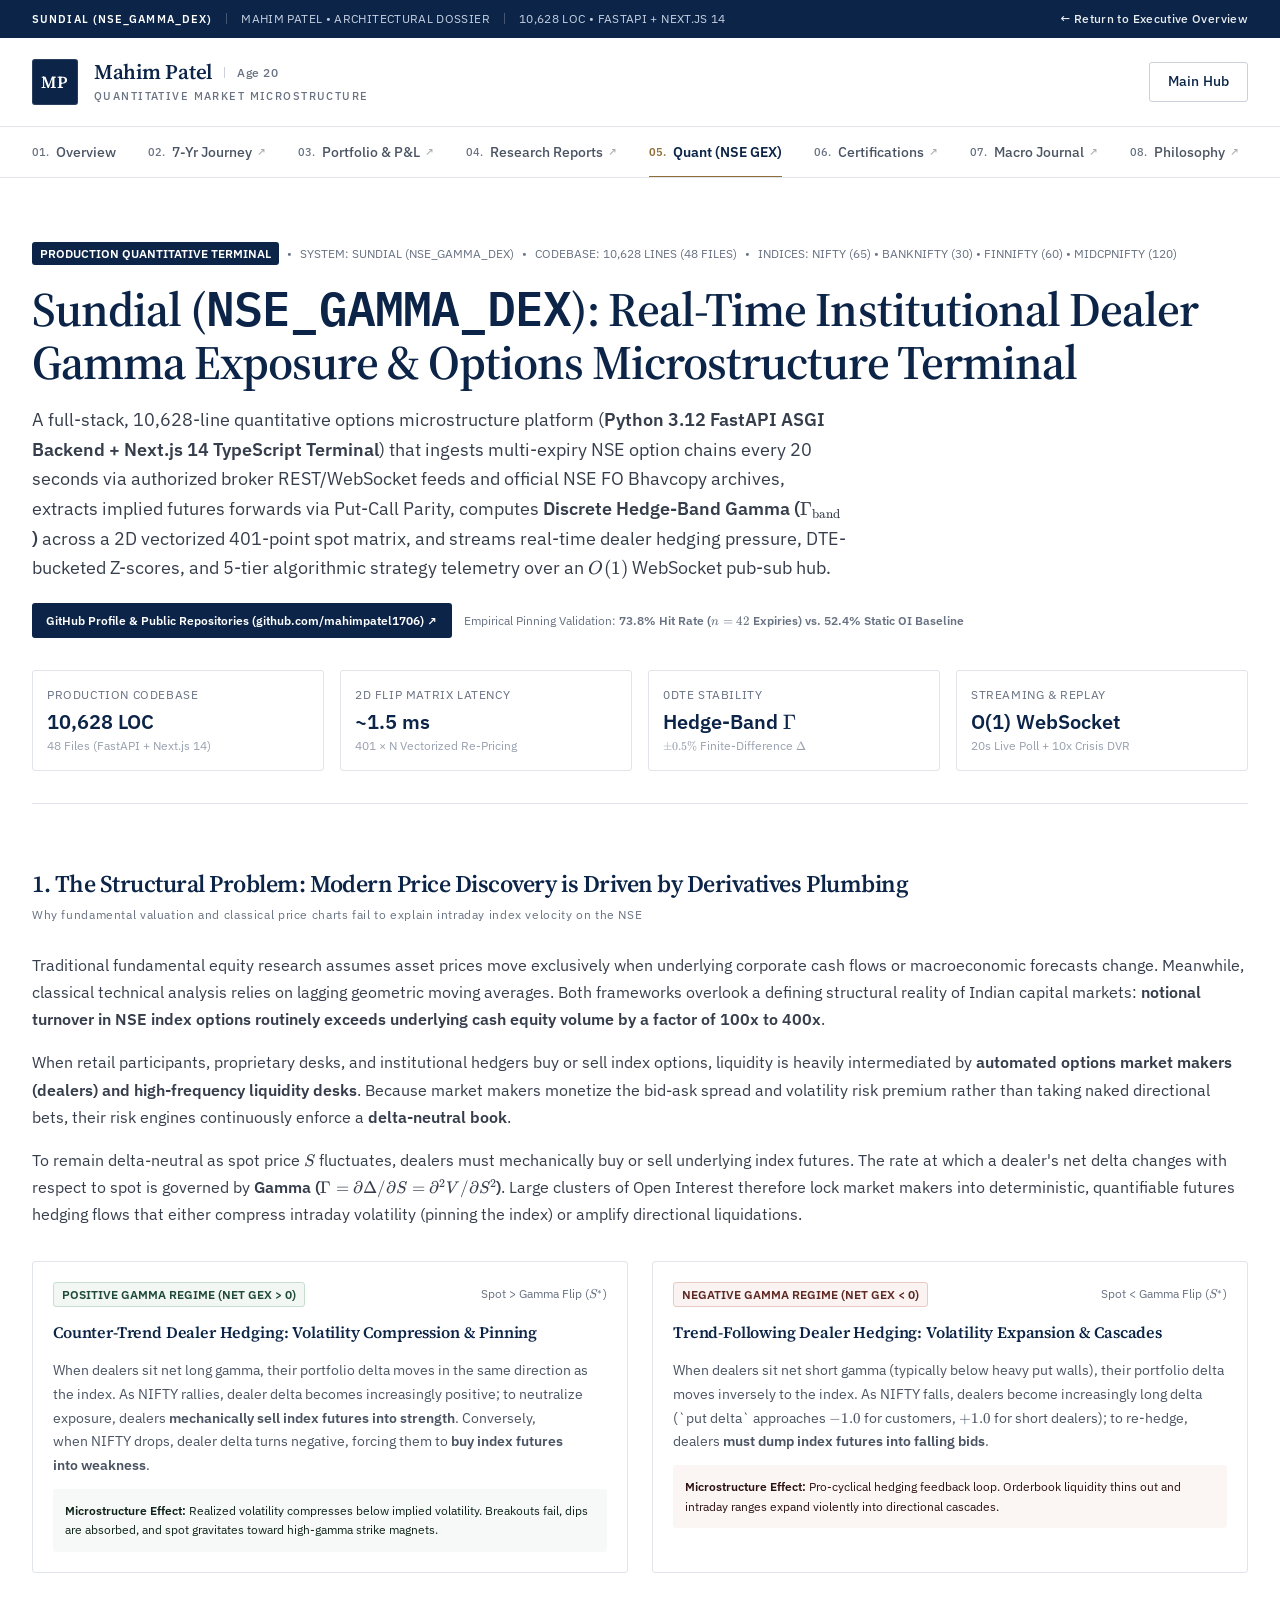
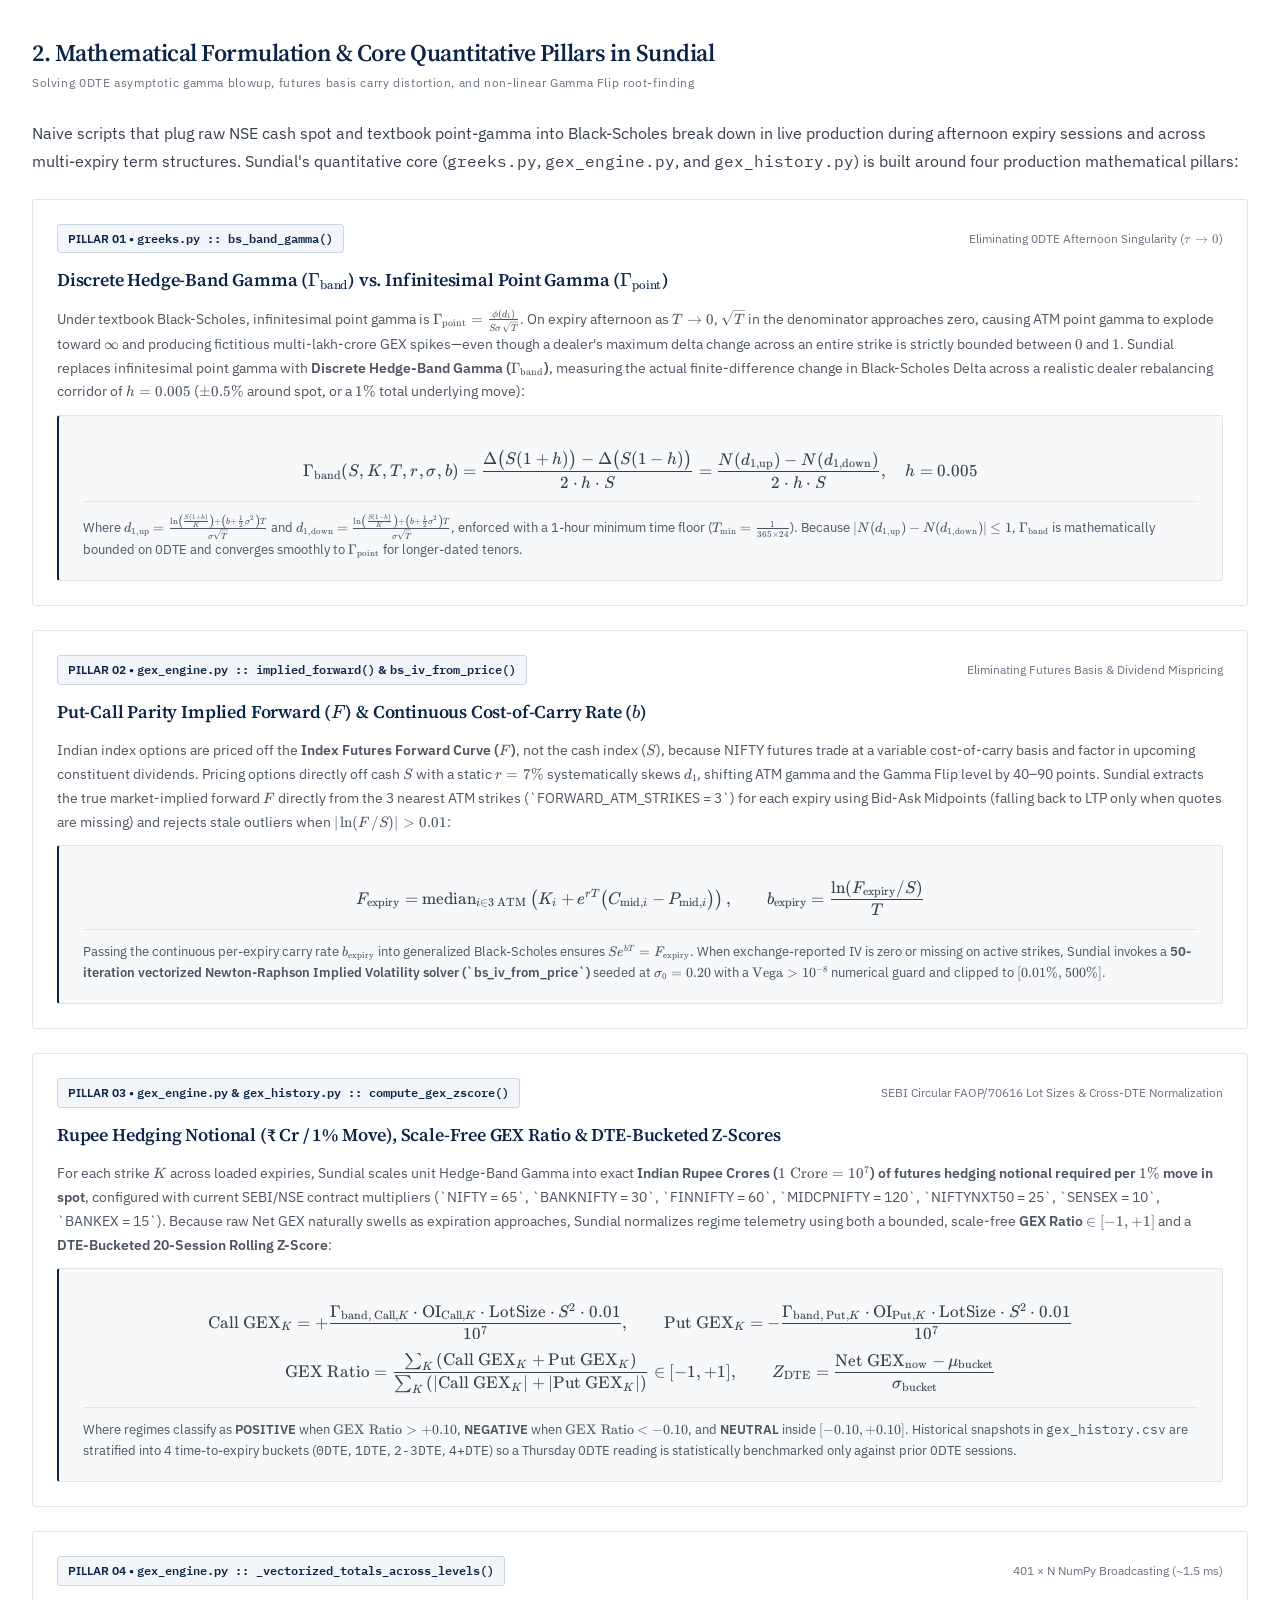
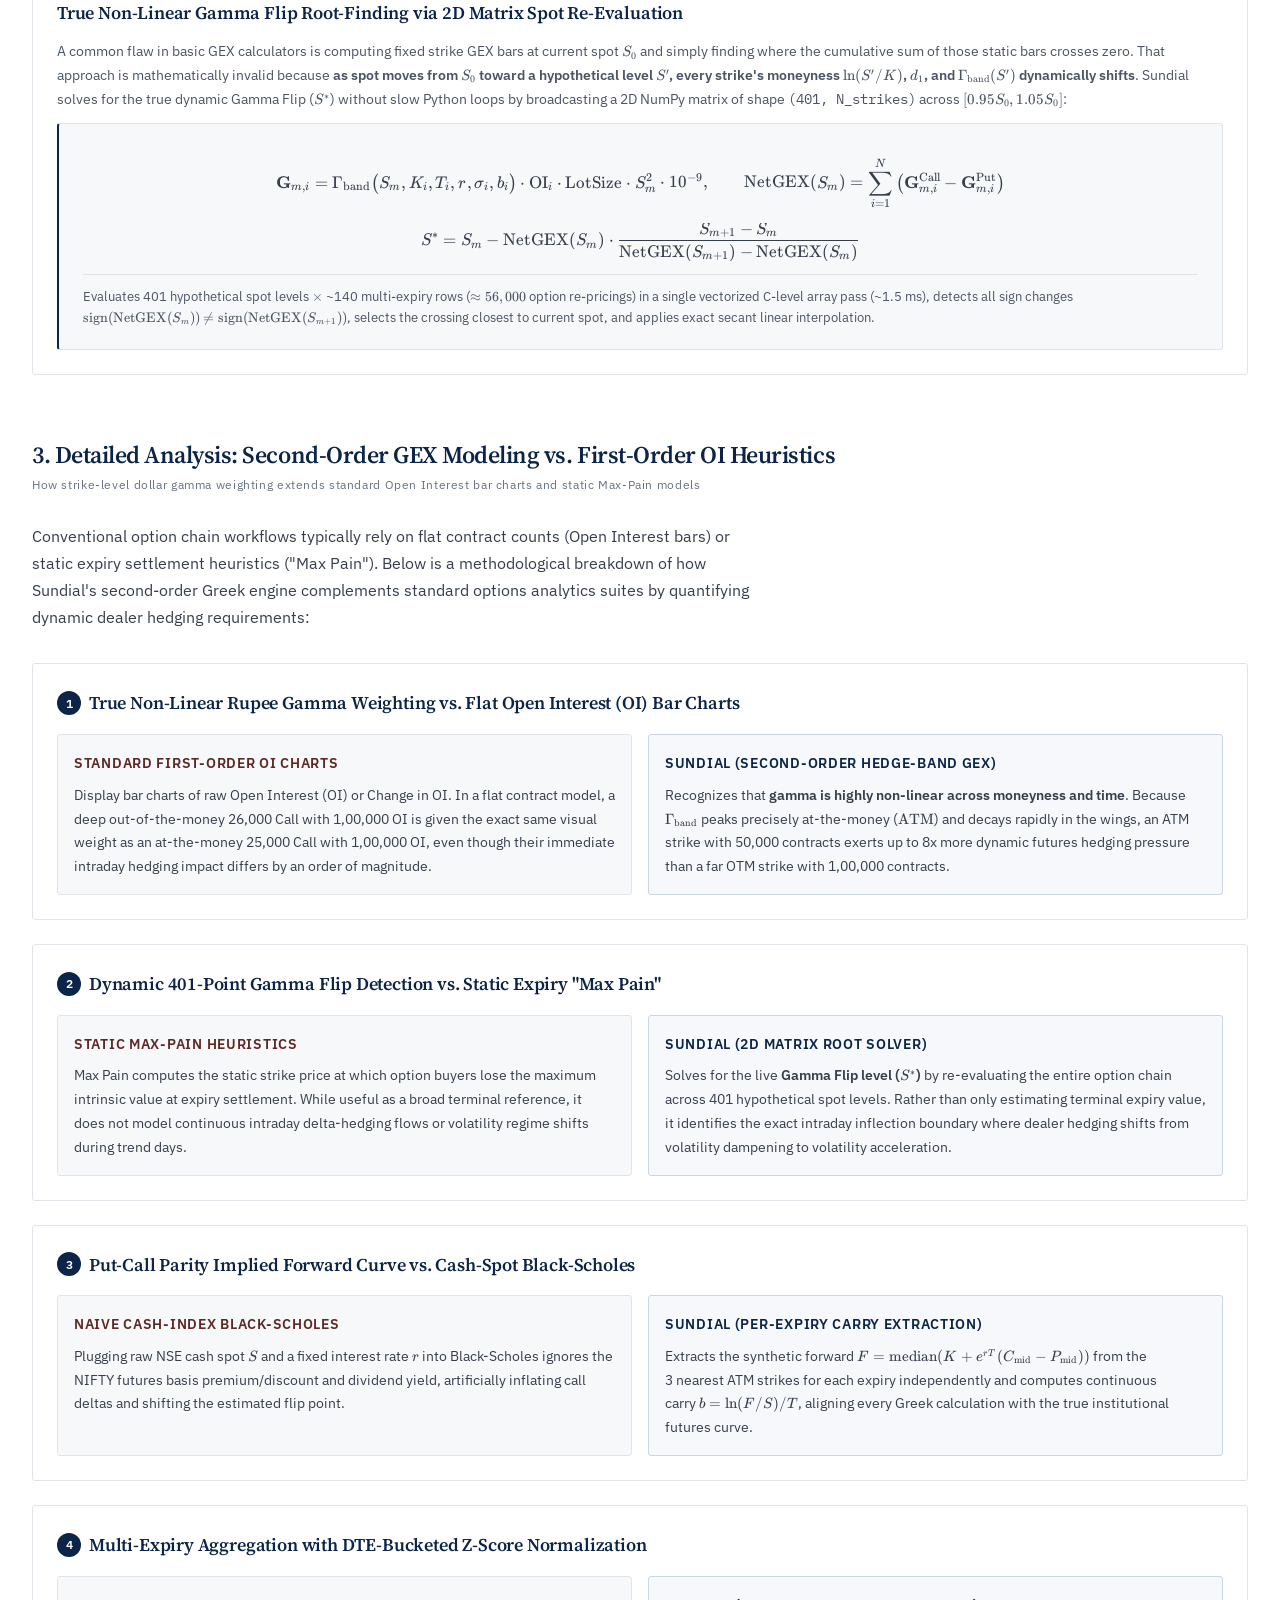
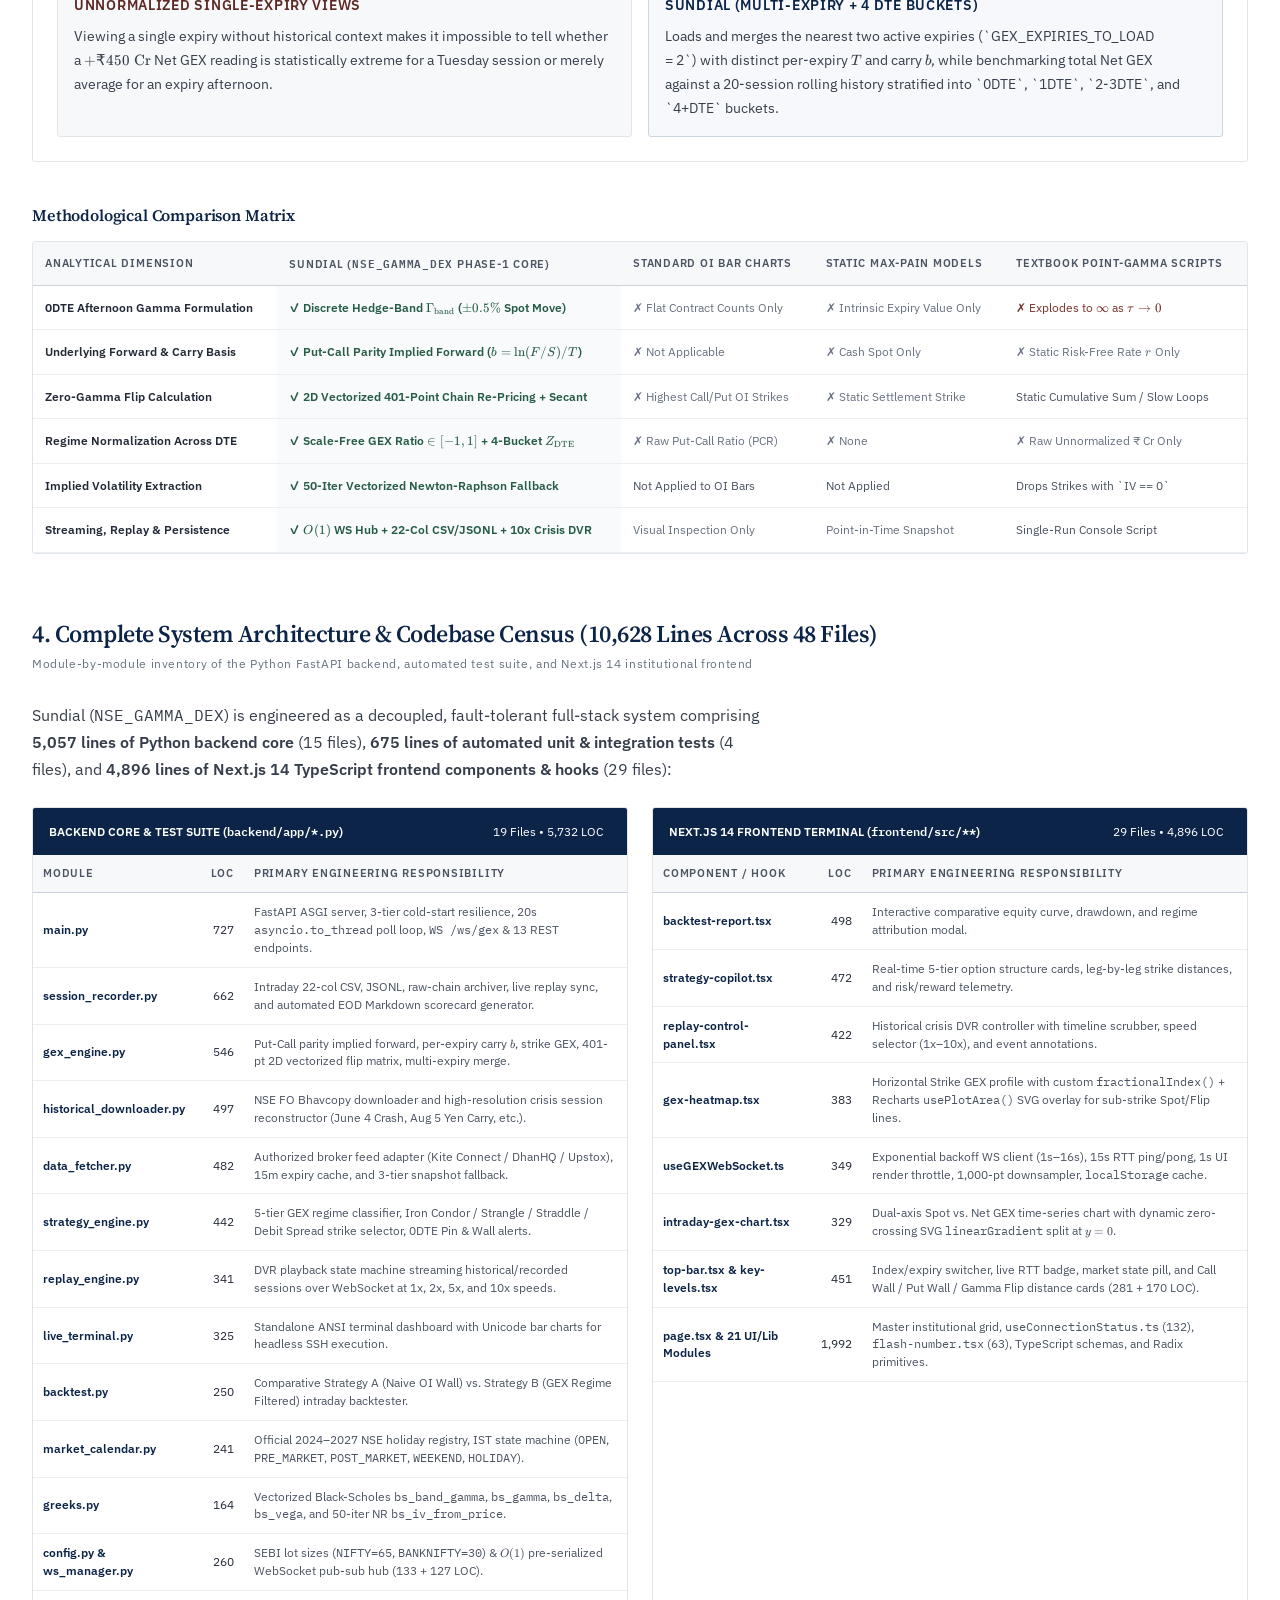
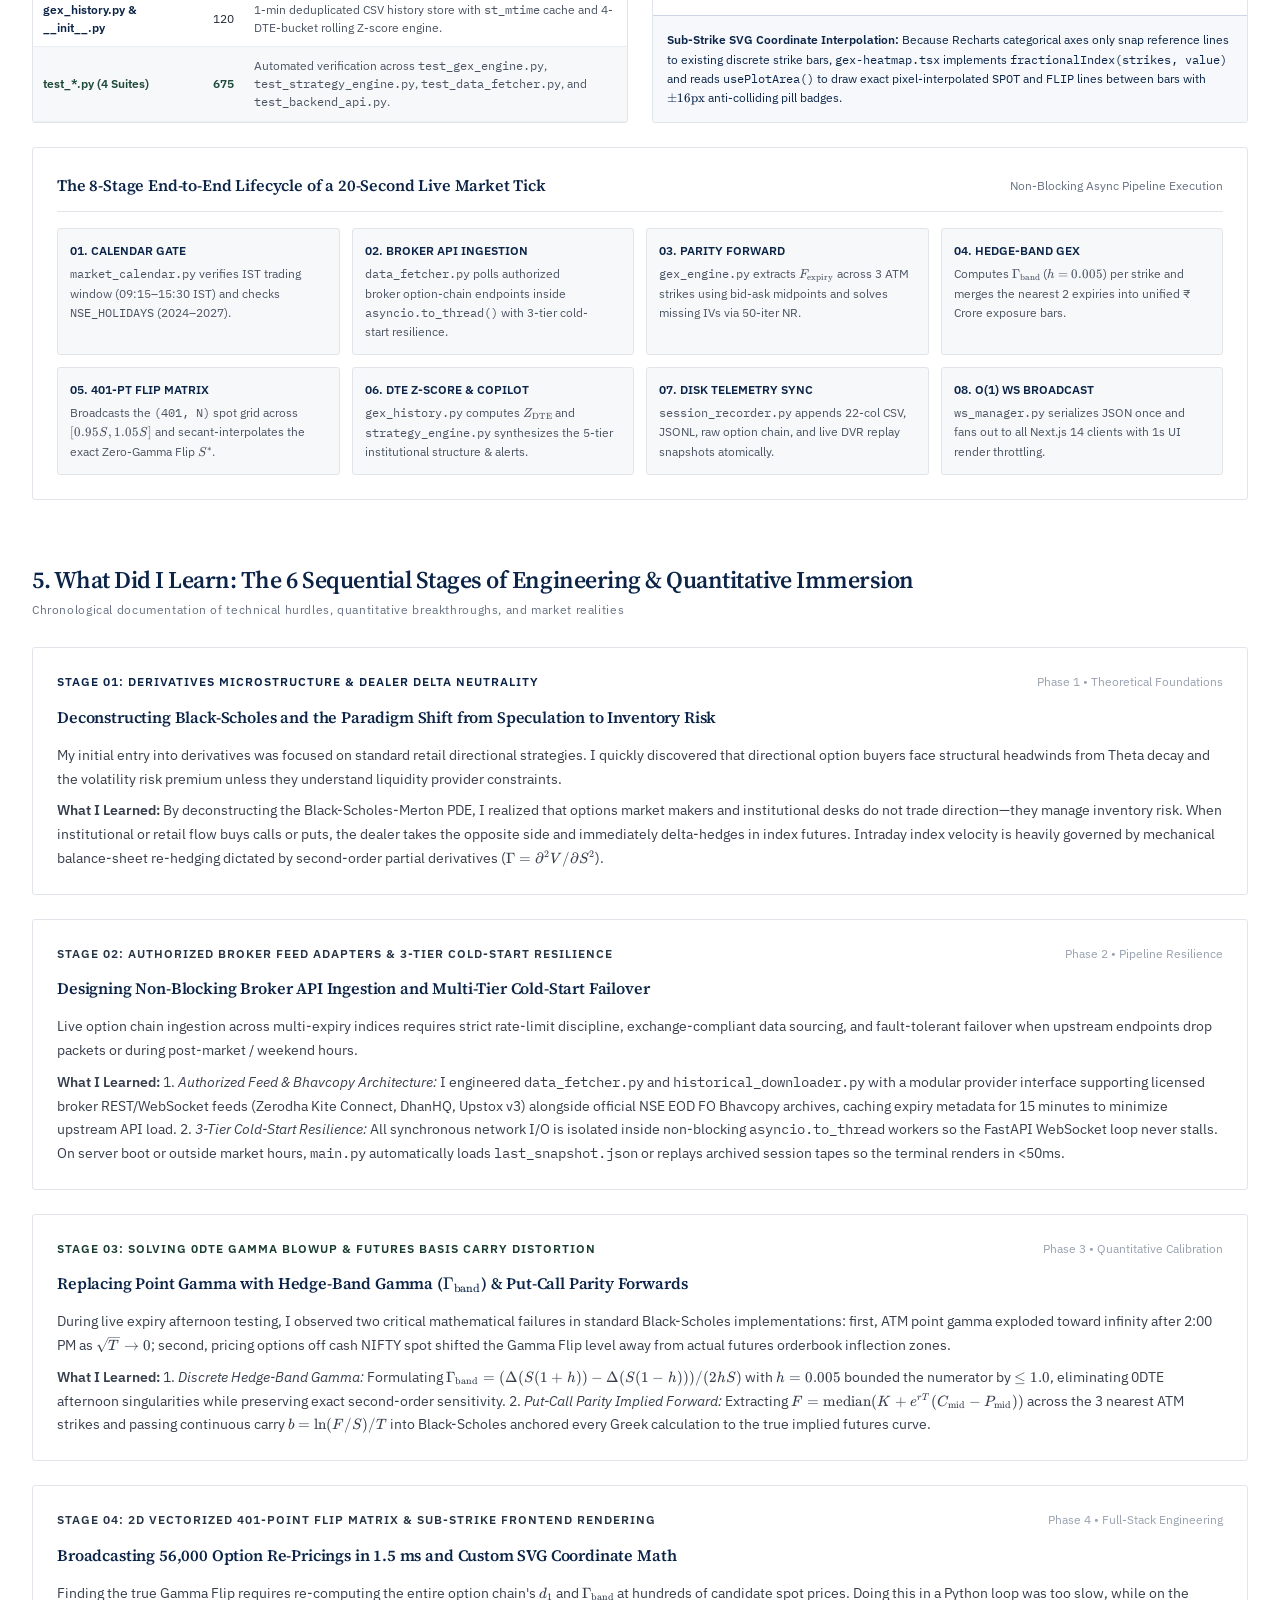
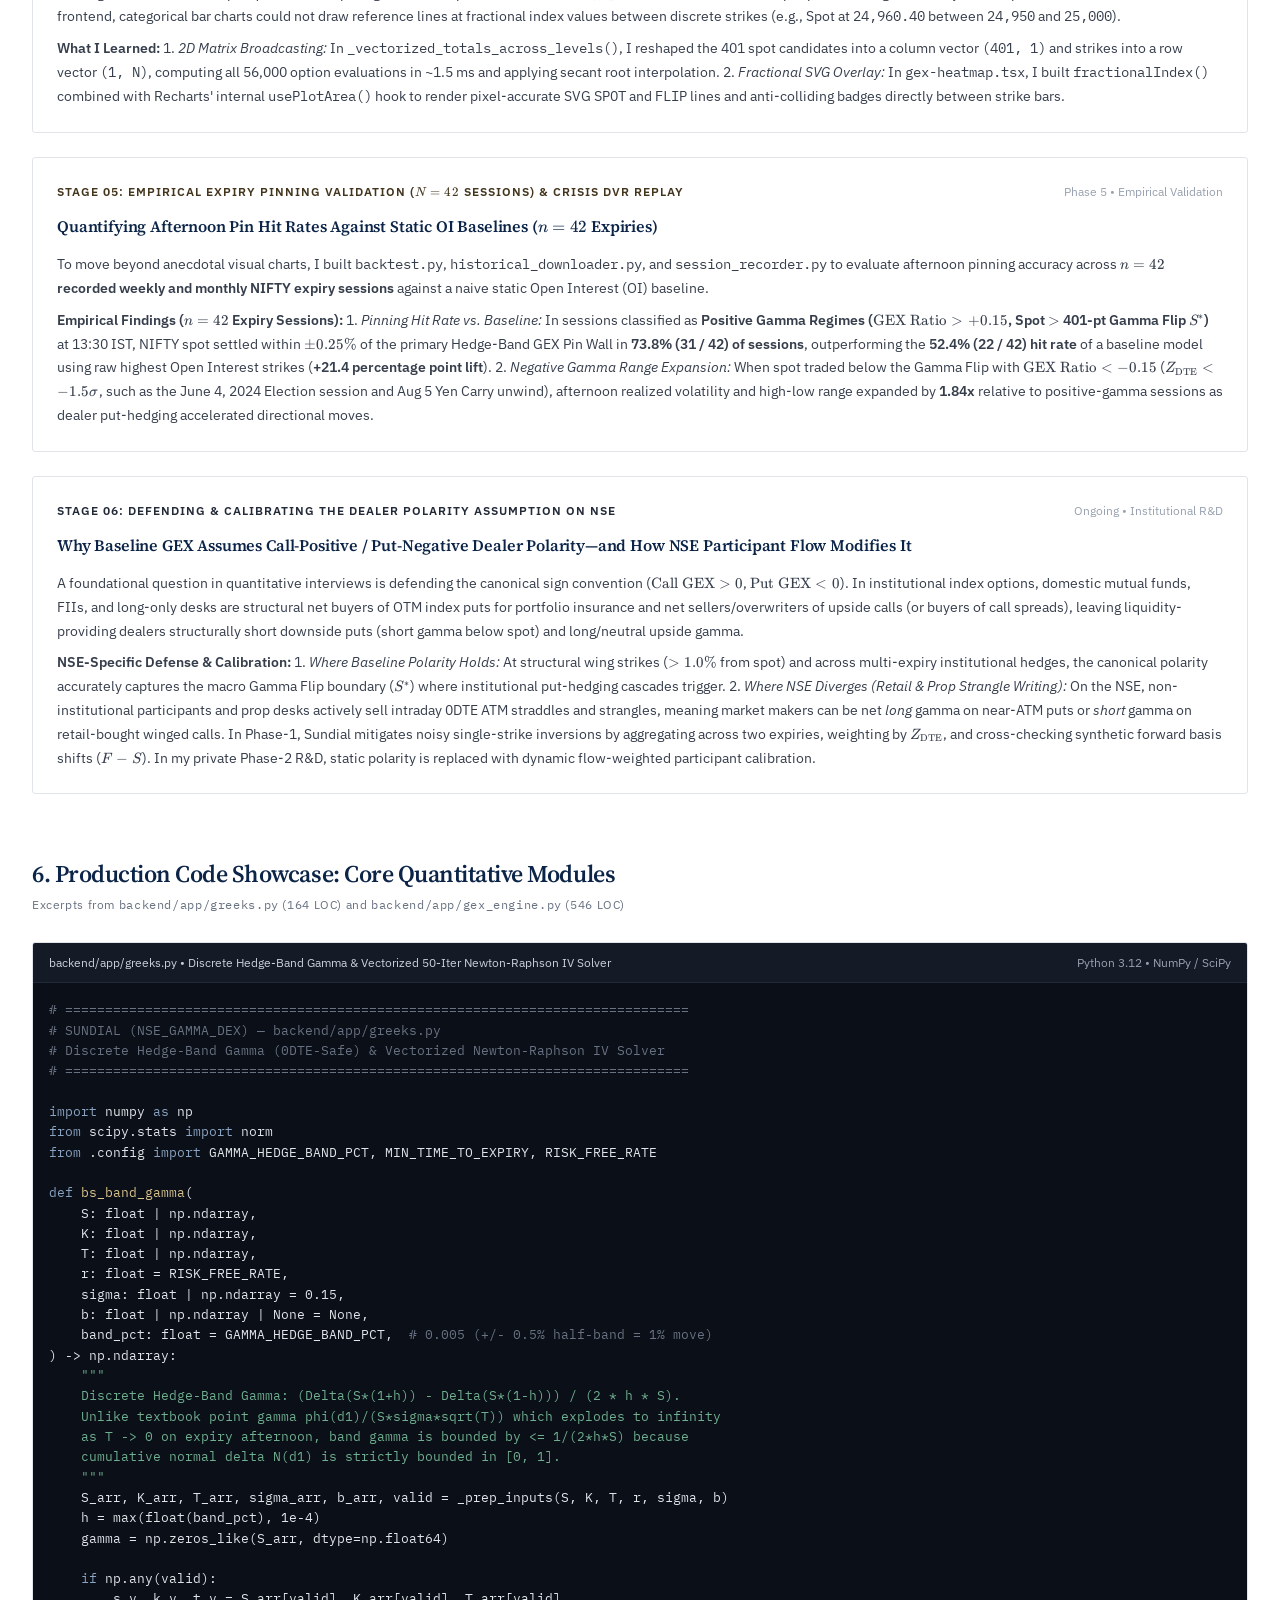
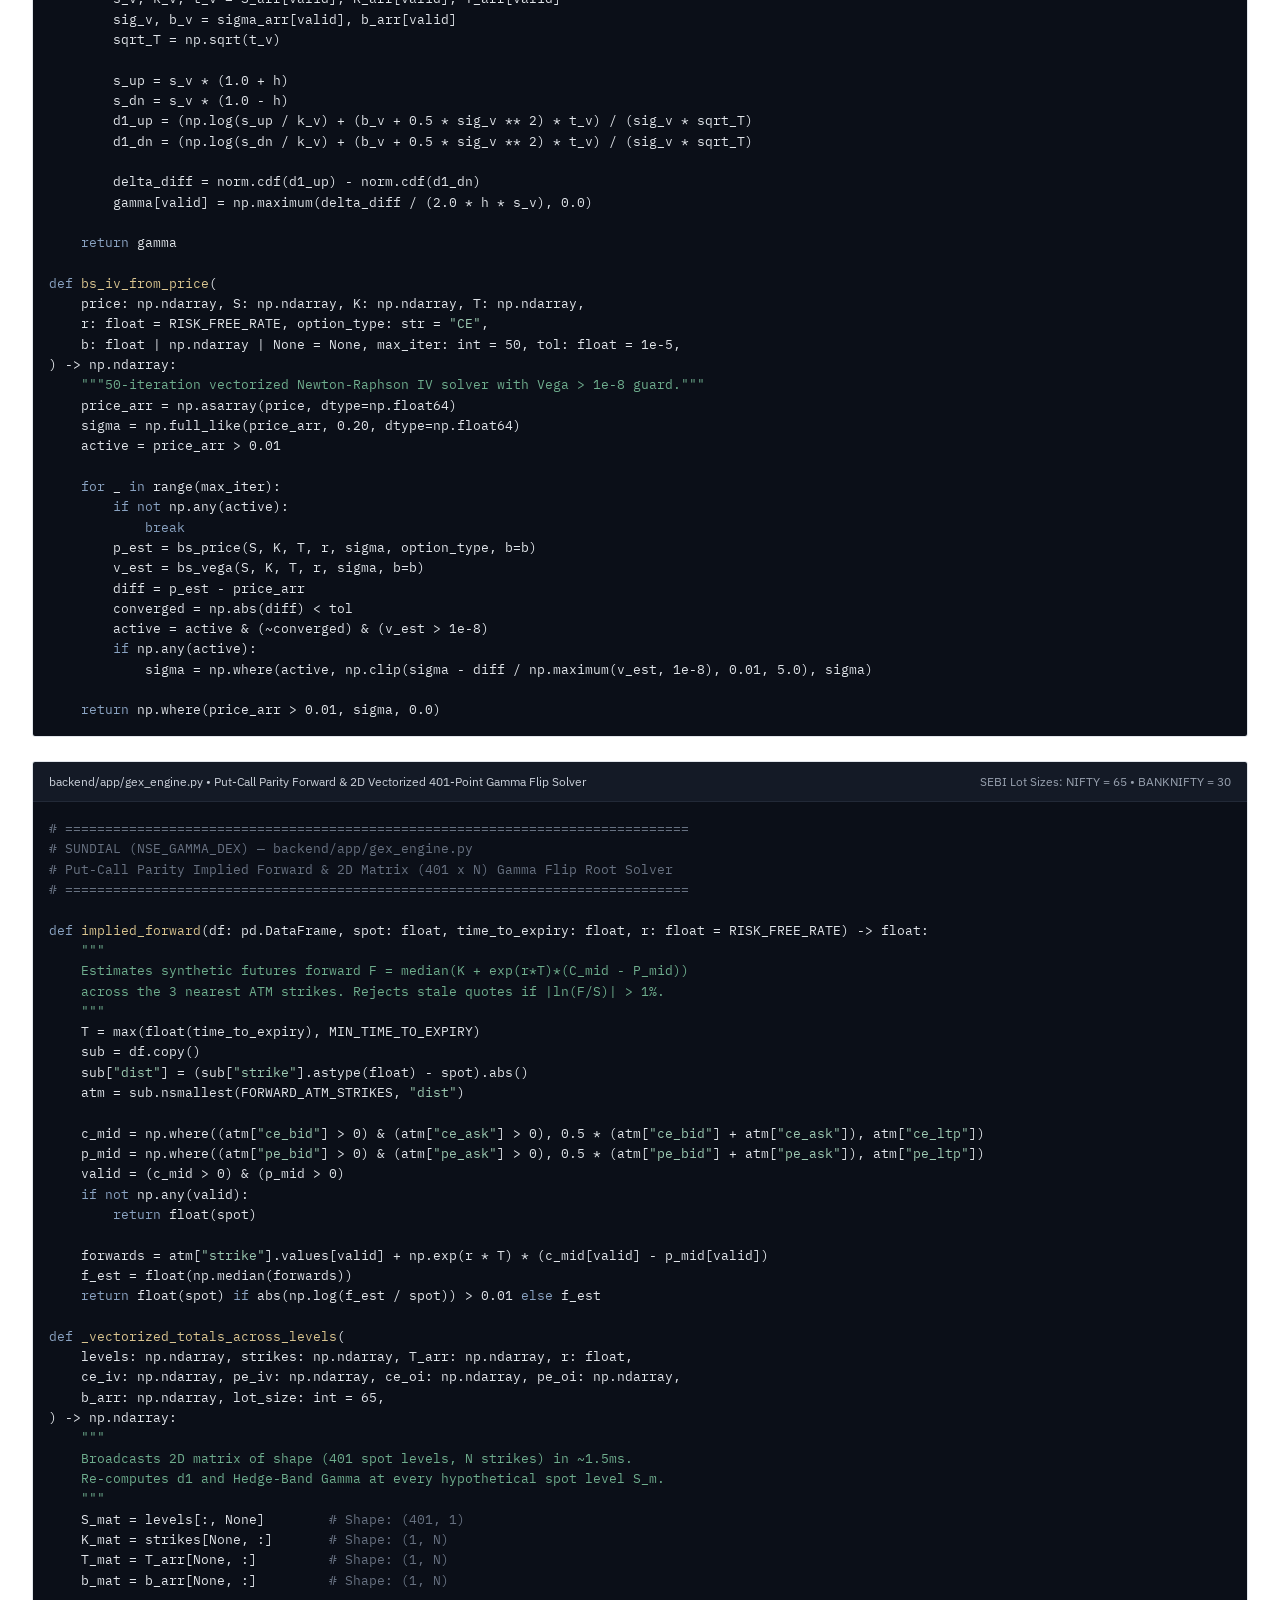
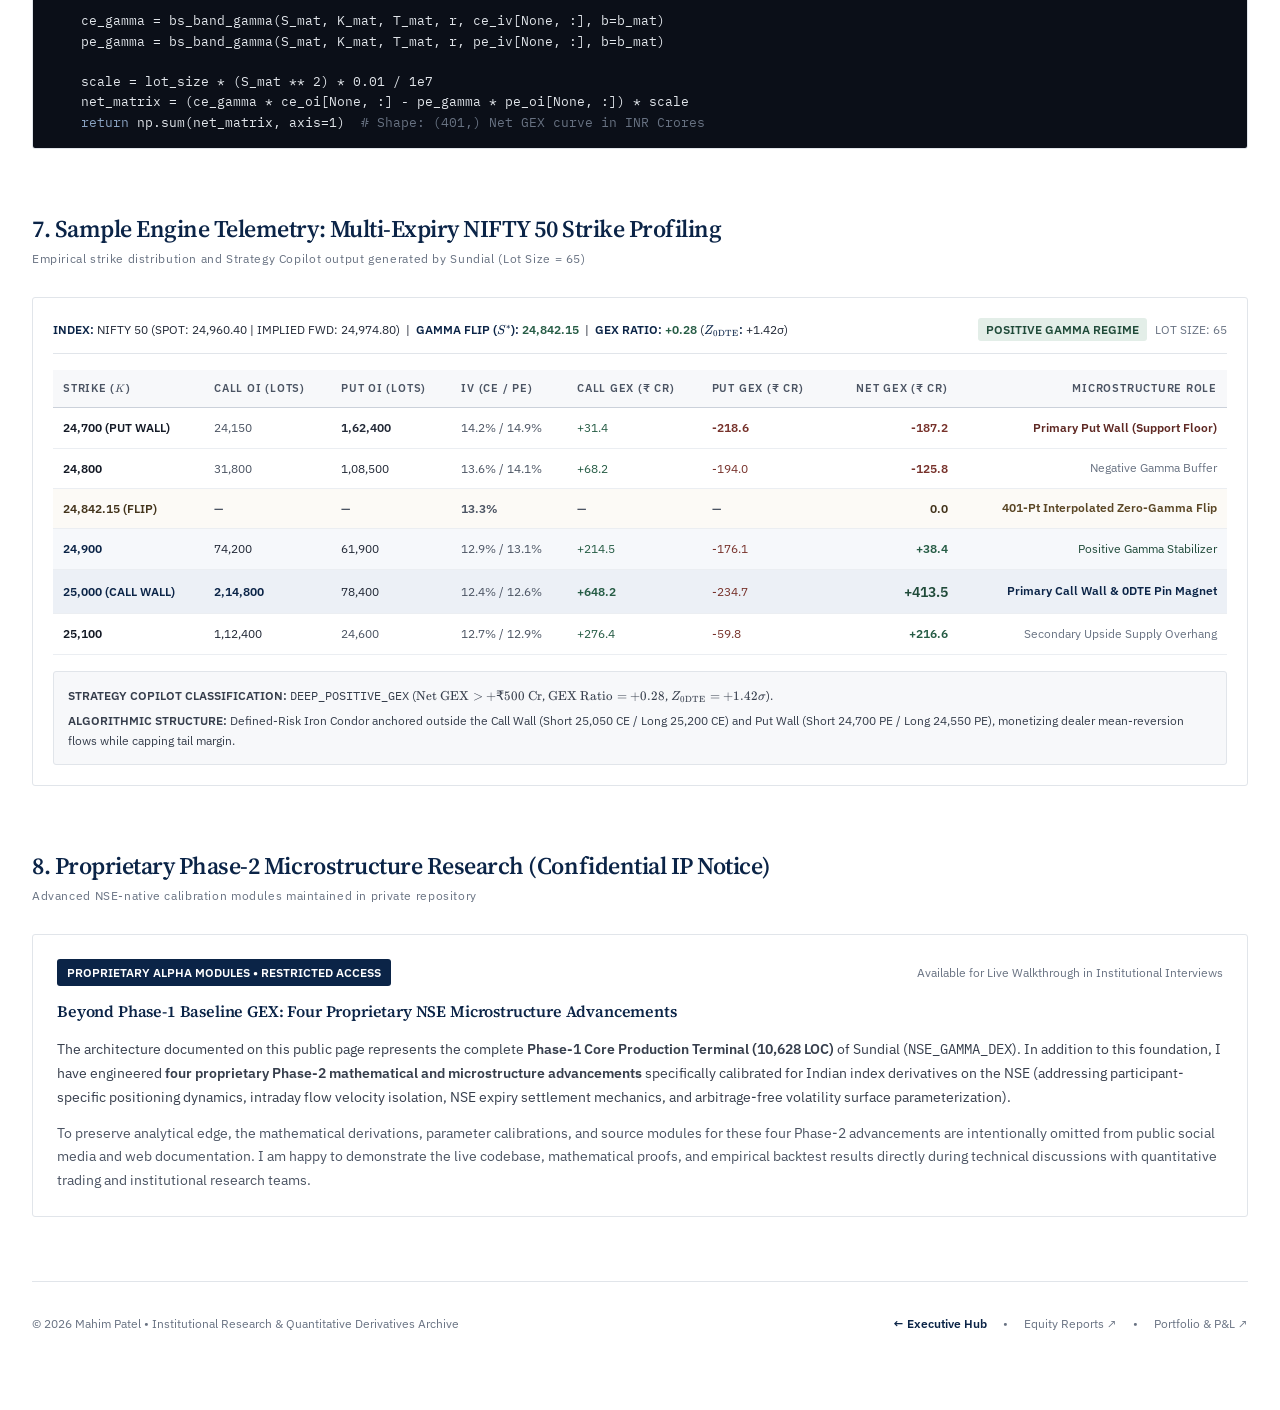
<file: projects.html>
<!doctype html>
<html lang="en" class="scroll-smooth">
  <head>
    <meta charset="UTF-8" />
    <link rel="icon" type="image/svg+xml" href="favicon.svg" />
    <meta name="viewport" content="width=device-width, initial-scale=1.0" />
    <title>Sundial (NSE_GAMMA_DEX) — Institutional Options Gamma Exposure Terminal | Mahim Patel</title>
    <meta name="description" content="Technical architecture and quantitative documentation of Sundial (NSE_GAMMA_DEX), a 10,628-line real-time dealer Gamma Exposure (GEX) and options microstructure platform authored by Mahim Patel." />
    <meta name="theme-color" content="#0B2447" />
    <link rel="preconnect" href="https://fonts.googleapis.com" />
    <link rel="preconnect" href="https://fonts.gstatic.com" crossorigin />
    <link rel="stylesheet" href="https://fonts.googleapis.com/css2?family=IBM+Plex+Mono:wght@400;500&family=IBM+Plex+Sans:ital,wght@0,300;0,400;0,500;0,600;1,400&family=Source+Serif+4:ital,opsz,wght@0,8..60,400;0,8..60,500;0,8..60,600;0,8..60,700;1,8..60,400;1,8..60,500&display=swap" />
    <link rel="stylesheet" href="assets/css/tailwind.css" />
    
    <!-- KaTeX LaTeX Math Typesetting Engine (Local + CDN Fallback) -->
    <link rel="stylesheet" href="vendor/katex/katex.min.css" onerror="this.onerror=null;this.href='https://cdn.jsdelivr.net/npm/katex@0.16.11/dist/katex.min.css';" />
    <script defer src="vendor/katex/katex.min.js" onerror="this.onerror=null;this.src='https://cdn.jsdelivr.net/npm/katex@0.16.11/dist/katex.min.js';"></script>
    <script defer src="vendor/katex/auto-render.min.js" onerror="this.onerror=null;this.src='https://cdn.jsdelivr.net/npm/katex@0.16.11/dist/contrib/auto-render.min.js';" onload="window.renderKaTeX && window.renderKaTeX();"></script>
    <script>
      function renderKaTeX() {
        if (typeof renderMathInElement === 'function') {
          renderMathInElement(document.body, {
            delimiters: [
              { left: '$$', right: '$$', display: true },
              { left: '\\[', right: '\\]', display: true },
              { left: '$', right: '$', display: false },
              { left: '\\(', right: '\\)', display: false }
            ],
            ignoredTags: ['script', 'noscript', 'style', 'textarea', 'pre', 'code'],
            throwOnError: false
          });
        }
      }
      window.renderKaTeX = renderKaTeX;
      document.addEventListener('DOMContentLoaded', renderKaTeX);
      window.addEventListener('load', renderKaTeX);
    </script>
  
    <link rel="stylesheet" href="assets/css/site.css" />
    <script src="assets/js/site.js" defer></script>
  </head>
  <body class="antialiased page-projects">

    <a class="skip-link" href="#main">Skip to content</a>
    <div class="topbar">
      <div class="wrap topbar-row">
        <div class="topbar-left"><span class="topbar-item topbar-lead">SUNDIAL (NSE_GAMMA_DEX)</span><span class="topbar-item">MAHIM PATEL • ARCHITECTURAL DOSSIER</span><span class="topbar-item">10,628 LOC • FASTAPI + NEXT.JS 14</span></div>
        <a href="index.html" class="topbar-link">← Return to Executive Overview</a>
      </div>
    </div>

    <header class="site-header">
      <div class="wrap header-row">
        <a href="index.html" class="brand">
          <span class="brand-mark" aria-hidden="true">MP</span>
          <span class="brand-text">
            <span class="brand-name">Mahim Patel <span class="brand-age">Age 20</span></span>
            <span class="brand-sub">QUANTITATIVE MARKET MICROSTRUCTURE</span>
          </span>
        </a>
        <div class="header-actions">
          <a href="index.html" class="btn btn-quiet header-cta">Main Hub</a>
          <button type="button" id="mobile-menu-btn" class="menu-toggle" aria-label="Toggle Navigation" aria-expanded="false" aria-controls="mobile-menu">
            <svg viewBox="0 0 24 24" width="20" height="20" fill="none" stroke="currentColor" stroke-width="1.8" stroke-linecap="round" aria-hidden="true"><path d="M4 7h16M4 12h16M4 17h16"/></svg>
          </button>
        </div>
      </div>
      <div id="mobile-menu" class="mobile-menu hidden">
      <div class="wrap">
        <a href="index.html" class="mobile-nav-link"><span class="nav-idx">01.</span> Overview</a>
        <a href="journey.html" class="mobile-nav-link" target="_blank" rel="noopener noreferrer"><span class="nav-idx">02.</span> 7-Yr Journey <span class="nav-ext" aria-hidden="true">↗</span></a>
        <a href="portfolio.html" class="mobile-nav-link" target="_blank" rel="noopener noreferrer"><span class="nav-idx">03.</span> Portfolio &amp; P&amp;L <span class="nav-ext" aria-hidden="true">↗</span></a>
        <a href="reports.html" class="mobile-nav-link" target="_blank" rel="noopener noreferrer"><span class="nav-idx">04.</span> Research Reports <span class="nav-ext" aria-hidden="true">↗</span></a>
        <a href="projects.html" class="mobile-nav-link is-active" aria-current="page"><span class="nav-idx">05.</span> Quant (NSE GEX)</a>
        <a href="certifications.html" class="mobile-nav-link" target="_blank" rel="noopener noreferrer"><span class="nav-idx">06.</span> Certifications <span class="nav-ext" aria-hidden="true">↗</span></a>
        <a href="macro.html" class="mobile-nav-link" target="_blank" rel="noopener noreferrer"><span class="nav-idx">07.</span> Macro Journal <span class="nav-ext" aria-hidden="true">↗</span></a>
        <a href="philosophy.html" class="mobile-nav-link" target="_blank" rel="noopener noreferrer"><span class="nav-idx">08.</span> Philosophy <span class="nav-ext" aria-hidden="true">↗</span></a>
      </div>
    </div>
    </header>

    <nav class="site-nav" aria-label="Primary">
      <div class="wrap nav-row">
        <a href="index.html" class="nav-link"><span class="nav-idx">01.</span> Overview</a>
        <a href="journey.html" class="nav-link" target="_blank" rel="noopener noreferrer"><span class="nav-idx">02.</span> 7-Yr Journey <span class="nav-ext" aria-hidden="true">↗</span></a>
        <a href="portfolio.html" class="nav-link" target="_blank" rel="noopener noreferrer"><span class="nav-idx">03.</span> Portfolio &amp; P&amp;L <span class="nav-ext" aria-hidden="true">↗</span></a>
        <a href="reports.html" class="nav-link" target="_blank" rel="noopener noreferrer"><span class="nav-idx">04.</span> Research Reports <span class="nav-ext" aria-hidden="true">↗</span></a>
        <a href="projects.html" class="nav-link is-active" aria-current="page"><span class="nav-idx">05.</span> Quant (NSE GEX)</a>
        <a href="certifications.html" class="nav-link" target="_blank" rel="noopener noreferrer"><span class="nav-idx">06.</span> Certifications <span class="nav-ext" aria-hidden="true">↗</span></a>
        <a href="macro.html" class="nav-link" target="_blank" rel="noopener noreferrer"><span class="nav-idx">07.</span> Macro Journal <span class="nav-ext" aria-hidden="true">↗</span></a>
        <a href="philosophy.html" class="nav-link" target="_blank" rel="noopener noreferrer"><span class="nav-idx">08.</span> Philosophy <span class="nav-ext" aria-hidden="true">↗</span></a>
      </div>
    </nav>

    <main id="main" class="max-w-6xl mx-auto px-4 sm:px-6 lg:px-8 py-10 space-y-16">

      <!-- Dossier Hero Header -->
      <section class="space-y-4 border-b border-slate-200 pb-8">
        <div class="flex flex-wrap items-center gap-2 text-xs font-mono-num text-slate-500">
          <span class="px-2 py-0.5 rounded bg-[#0B2447] text-white font-semibold">PRODUCTION QUANTITATIVE TERMINAL</span>
          <span>•</span>
          <span>SYSTEM: SUNDIAL (NSE_GAMMA_DEX)</span>
          <span>•</span>
          <span>CODEBASE: 10,628 LINES (48 FILES)</span>
          <span>•</span>
          <span>INDICES: NIFTY (65) • BANKNIFTY (30) • FINNIFTY (60) • MIDCPNIFTY (120)</span>
        </div>

        <h1 class="text-3xl sm:text-4xl lg:text-5xl font-bold font-editorial text-navy-900 tracking-tight leading-tight">
          Sundial (<code>NSE_GAMMA_DEX</code>): Real-Time Institutional Dealer Gamma Exposure &amp; Options Microstructure Terminal
        </h1>

        <p class="text-slate-700 text-base sm:text-lg max-w-4xl leading-relaxed">
          A full-stack, 10,628-line quantitative options microstructure platform (<strong>Python 3.12 FastAPI ASGI Backend + Next.js 14 TypeScript Terminal</strong>) that ingests multi-expiry NSE option chains every 20 seconds via authorized broker REST/WebSocket feeds and official NSE FO Bhavcopy archives, extracts implied futures forwards via Put-Call Parity, computes <strong>Discrete Hedge-Band Gamma ($\Gamma_{\text{band}}$)</strong> across a 2D vectorized 401-point spot matrix, and streams real-time dealer hedging pressure, DTE-bucketed Z-scores, and 5-tier algorithmic strategy telemetry over an $O(1)$ WebSocket pub-sub hub.
        </p>

        <div class="flex flex-wrap items-center gap-3 pt-1 text-xs font-mono-num">
          <a href="https://github.com/mahimpatel1706" target="_blank" rel="noopener noreferrer" class="px-3.5 py-2 rounded bg-[#0B2447] text-white font-bold hover:bg-navy-800 transition-colors">
            GitHub Profile &amp; Public Repositories (github.com/mahimpatel1706) ↗
          </a>
          <span class="text-slate-500">Empirical Pinning Validation: <strong>73.8% Hit Rate ($n = 42$ Expiries) vs. 52.4% Static OI Baseline</strong></span>
        </div>

        <!-- Key Engineering Metrics Bar -->
        <div class="grid grid-cols-2 sm:grid-cols-4 gap-4 pt-4">
          <div class="card-formal p-3.5 rounded">
            <div class="text-[12px] font-mono-num text-slate-500 uppercase">Production Codebase</div>
            <div class="text-xl font-bold font-mono-num text-navy-900 mt-0.5">10,628 LOC</div>
            <div class="text-[11.5px] text-slate-400 font-mono-num">48 Files (FastAPI + Next.js 14)</div>
          </div>
          <div class="card-formal p-3.5 rounded">
            <div class="text-[12px] font-mono-num text-slate-500 uppercase">2D Flip Matrix Latency</div>
            <div class="text-xl font-bold font-mono-num text-navy-900 mt-0.5">~1.5 ms</div>
            <div class="text-[11.5px] text-slate-400 font-mono-num">401 × N Vectorized Re-Pricing</div>
          </div>
          <div class="card-formal p-3.5 rounded">
            <div class="text-[12px] font-mono-num text-slate-500 uppercase">0DTE Stability</div>
            <div class="text-xl font-bold font-mono-num text-navy-900 mt-0.5">Hedge-Band $\Gamma$</div>
            <div class="text-[11.5px] text-slate-400 font-mono-num">$\pm 0.5\%$ Finite-Difference $\Delta$</div>
          </div>
          <div class="card-formal p-3.5 rounded">
            <div class="text-[12px] font-mono-num text-slate-500 uppercase">Streaming &amp; Replay</div>
            <div class="text-xl font-bold font-mono-num text-navy-900 mt-0.5">O(1) WebSocket</div>
            <div class="text-[11.5px] text-slate-400 font-mono-num">20s Live Poll + 10x Crisis DVR</div>
          </div>
        </div>
      </section>

      <!-- Section 1: The Structural Problem Statement -->
      <section class="space-y-6">
        <div class="section-head">
          <h2 class="text-2xl font-bold font-editorial text-navy-900">
            1. The Structural Problem: Modern Price Discovery is Driven by Derivatives Plumbing
          </h2>
          <p class="text-xs font-mono-num text-slate-500 uppercase mt-1">
            Why fundamental valuation and classical price charts fail to explain intraday index velocity on the NSE
          </p>
        </div>

        <div class="prose max-w-none text-slate-700 text-sm sm:text-base leading-relaxed space-y-4">
          <p>
            Traditional fundamental equity research assumes asset prices move exclusively when underlying corporate cash flows or macroeconomic forecasts change. Meanwhile, classical technical analysis relies on lagging geometric moving averages. Both frameworks overlook a defining structural reality of Indian capital markets: <strong>notional turnover in NSE index options routinely exceeds underlying cash equity volume by a factor of 100x to 400x</strong>.
          </p>
          <p>
            When retail participants, proprietary desks, and institutional hedgers buy or sell index options, liquidity is heavily intermediated by <strong>automated options market makers (dealers) and high-frequency liquidity desks</strong>. Because market makers monetize the bid-ask spread and volatility risk premium rather than taking naked directional bets, their risk engines continuously enforce a <strong>delta-neutral book</strong>.
          </p>
          <p>
            To remain delta-neutral as spot price $S$ fluctuates, dealers must mechanically buy or sell underlying index futures. The rate at which a dealer's net delta changes with respect to spot is governed by <strong>Gamma ($\Gamma = \partial \Delta / \partial S = \partial^2 V / \partial S^2$)</strong>. Large clusters of Open Interest therefore lock market makers into deterministic, quantifiable futures hedging flows that either compress intraday volatility (pinning the index) or amplify directional liquidations.
          </p>
        </div>

        <!-- Visual Explanation of Regimes -->
        <div class="grid grid-cols-1 md:grid-cols-2 gap-6 pt-2">
          <div class="card-formal p-5 rounded border-t-emerald-700 space-y-3">
            <div class="flex items-center justify-between">
              <span class="text-xs font-mono-num font-bold text-emerald-800 bg-emerald-50 px-2 py-0.5 rounded border border-emerald-200">POSITIVE GAMMA REGIME (NET GEX &gt; 0)</span>
              <span class="text-xs font-mono-num text-slate-500">Spot &gt; Gamma Flip ($S^*$)</span>
            </div>
            <h3 class="font-bold font-editorial text-navy-900 text-base">Counter-Trend Dealer Hedging: Volatility Compression &amp; Pinning</h3>
            <p class="text-xs sm:text-sm text-slate-600 leading-relaxed">
              When dealers sit net long gamma, their portfolio delta moves in the same direction as the index. As NIFTY rallies, dealer delta becomes increasingly positive; to neutralize exposure, dealers <strong>mechanically sell index futures into strength</strong>. Conversely, when NIFTY drops, dealer delta turns negative, forcing them to <strong>buy index futures into weakness</strong>.
            </p>
            <div class="p-3 bg-emerald-50/70 rounded text-xs font-mono-num text-emerald-950">
              <strong>Microstructure Effect:</strong> Realized volatility compresses below implied volatility. Breakouts fail, dips are absorbed, and spot gravitates toward high-gamma strike magnets.
            </div>
          </div>

          <div class="card-formal p-5 rounded border-t-rose-700 space-y-3">
            <div class="flex items-center justify-between">
              <span class="text-xs font-mono-num font-bold text-rose-800 bg-rose-50 px-2 py-0.5 rounded border border-rose-200">NEGATIVE GAMMA REGIME (NET GEX &lt; 0)</span>
              <span class="text-xs font-mono-num text-slate-500">Spot &lt; Gamma Flip ($S^*$)</span>
            </div>
            <h3 class="font-bold font-editorial text-navy-900 text-base">Trend-Following Dealer Hedging: Volatility Expansion &amp; Cascades</h3>
            <p class="text-xs sm:text-sm text-slate-600 leading-relaxed">
              When dealers sit net short gamma (typically below heavy put walls), their portfolio delta moves inversely to the index. As NIFTY falls, dealers become increasingly long delta (`put delta` approaches $-1.0$ for customers, $+1.0$ for short dealers); to re-hedge, dealers <strong>must dump index futures into falling bids</strong>.
            </p>
            <div class="p-3 bg-rose-50/70 rounded text-xs font-mono-num text-rose-950">
              <strong>Microstructure Effect:</strong> Pro-cyclical hedging feedback loop. Orderbook liquidity thins out and intraday ranges expand violently into directional cascades.
            </div>
          </div>
        </div>
      </section>

      <!-- Section 2: Mathematical Formulation & Core Phase-1 Innovations -->
      <section class="space-y-6">
        <div class="section-head">
          <h2 class="text-2xl font-bold font-editorial text-navy-900">
            2. Mathematical Formulation &amp; Core Quantitative Pillars in Sundial
          </h2>
          <p class="text-xs font-mono-num text-slate-500 uppercase mt-1">
            Solving 0DTE asymptotic gamma blowup, futures basis carry distortion, and non-linear Gamma Flip root-finding
          </p>
        </div>

        <div class="space-y-6 text-slate-700 text-sm sm:text-base leading-relaxed">
          <p>
            Naive scripts that plug raw NSE cash spot and textbook point-gamma into Black-Scholes break down in live production during afternoon expiry sessions and across multi-expiry term structures. Sundial's quantitative core (<code>greeks.py</code>, <code>gex_engine.py</code>, and <code>gex_history.py</code>) is built around four production mathematical pillars:
          </p>

          <!-- Pillar 1: Discrete Hedge-Band Gamma -->
          <div class="card-formal p-6 rounded space-y-3">
            <div class="flex flex-wrap items-center justify-between gap-2">
              <span class="text-xs font-mono-num font-bold text-[#0B2447] bg-sky-50 px-2.5 py-1 rounded border border-sky-200">PILLAR 01 • <code>greeks.py :: bs_band_gamma()</code></span>
              <span class="text-xs font-mono-num text-slate-500">Eliminating 0DTE Afternoon Singularity ($\tau \to 0$)</span>
            </div>
            <h3 class="text-lg font-bold font-editorial text-navy-900">
              Discrete Hedge-Band Gamma ($\Gamma_{\text{band}}$) vs. Infinitesimal Point Gamma ($\Gamma_{\text{point}}$)
            </h3>
            <p class="text-xs sm:text-sm text-slate-600 leading-relaxed">
              Under textbook Black-Scholes, infinitesimal point gamma is $\Gamma_{\text{point}} = \frac{\phi(d_1)}{S \sigma \sqrt{T}}$. On expiry afternoon as $T \to 0$, $\sqrt{T}$ in the denominator approaches zero, causing ATM point gamma to explode toward $\infty$ and producing fictitious multi-lakh-crore GEX spikes—even though a dealer's maximum delta change across an entire strike is strictly bounded between $0$ and $1$. Sundial replaces infinitesimal point gamma with <strong>Discrete Hedge-Band Gamma ($\Gamma_{\text{band}}$)</strong>, measuring the actual finite-difference change in Black-Scholes Delta across a realistic dealer rebalancing corridor of $h = 0.005$ ($\pm 0.5\%$ around spot, or a $1\%$ total underlying move):
            </p>
            <div class="math-callout rounded">
              $$\Gamma_{\text{band}}(S, K, T, r, \sigma, b) = \frac{\Delta\big(S(1+h)\big) - \Delta\big(S(1-h)\big)}{2 \cdot h \cdot S} = \frac{N(d_{1,\text{up}}) - N(d_{1,\text{down}})}{2 \cdot h \cdot S}, \quad h = 0.005$$
              <div class="math-expl">
                Where $d_{1,\text{up}} = \frac{\ln\left(\frac{S(1+h)}{K}\right) + \left(b + \frac{1}{2}\sigma^2\right)T}{\sigma\sqrt{T}}$ and $d_{1,\text{down}} = \frac{\ln\left(\frac{S(1-h)}{K}\right) + \left(b + \frac{1}{2}\sigma^2\right)T}{\sigma\sqrt{T}}$, enforced with a 1-hour minimum time floor ($T_{\min} = \frac{1}{365 \times 24}$). Because $|N(d_{1,\text{up}}) - N(d_{1,\text{down}})| \le 1$, $\Gamma_{\text{band}}$ is mathematically bounded on 0DTE and converges smoothly to $\Gamma_{\text{point}}$ for longer-dated tenors.
              </div>
            </div>
          </div>

          <!-- Pillar 2: Put-Call Parity Implied Forward & Newton-Raphson IV -->
          <div class="card-formal p-6 rounded space-y-3">
            <div class="flex flex-wrap items-center justify-between gap-2">
              <span class="text-xs font-mono-num font-bold text-[#0B2447] bg-sky-50 px-2.5 py-1 rounded border border-sky-200">PILLAR 02 • <code>gex_engine.py :: implied_forward()</code> &amp; <code>bs_iv_from_price()</code></span>
              <span class="text-xs font-mono-num text-slate-500">Eliminating Futures Basis &amp; Dividend Mispricing</span>
            </div>
            <h3 class="text-lg font-bold font-editorial text-navy-900">
              Put-Call Parity Implied Forward ($F$) &amp; Continuous Cost-of-Carry Rate ($b$)
            </h3>
            <p class="text-xs sm:text-sm text-slate-600 leading-relaxed">
              Indian index options are priced off the <strong>Index Futures Forward Curve ($F$)</strong>, not the cash index ($S$), because NIFTY futures trade at a variable cost-of-carry basis and factor in upcoming constituent dividends. Pricing options directly off cash $S$ with a static $r = 7\%$ systematically skews $d_1$, shifting ATM gamma and the Gamma Flip level by 40–90 points. Sundial extracts the true market-implied forward $F$ directly from the 3 nearest ATM strikes (`FORWARD_ATM_STRIKES = 3`) for each expiry using Bid-Ask Midpoints (falling back to LTP only when quotes are missing) and rejects stale outliers when $|\ln(F/S)| > 0.01$:
            </p>
            <div class="math-callout rounded">
              $$F_{\text{expiry}} = \operatorname{median}_{i \in \text{3 ATM}}\left( K_i + e^{rT}\big(C_{\text{mid}, i} - P_{\text{mid}, i}\big) \right), \qquad b_{\text{expiry}} = \frac{\ln(F_{\text{expiry}} / S)}{T}$$
              <div class="math-expl">
                Passing the continuous per-expiry carry rate $b_{\text{expiry}}$ into generalized Black-Scholes ensures $S e^{bT} = F_{\text{expiry}}$. When exchange-reported IV is zero or missing on active strikes, Sundial invokes a <strong>50-iteration vectorized Newton-Raphson Implied Volatility solver (`bs_iv_from_price`)</strong> seeded at $\sigma_0 = 0.20$ with a $\text{Vega} > 10^{-8}$ numerical guard and clipped to $[0.01\%, 500\%]$.
              </div>
            </div>
          </div>

          <!-- Pillar 3: Rupee GEX Scaling, Scale-Free GEX Ratio & DTE-Bucketed Z-Score -->
          <div class="card-formal p-6 rounded space-y-3">
            <div class="flex flex-wrap items-center justify-between gap-2">
              <span class="text-xs font-mono-num font-bold text-[#0B2447] bg-sky-50 px-2.5 py-1 rounded border border-sky-200">PILLAR 03 • <code>gex_engine.py</code> &amp; <code>gex_history.py :: compute_gex_zscore()</code></span>
              <span class="text-xs font-mono-num text-slate-500">SEBI Circular FAOP/70616 Lot Sizes &amp; Cross-DTE Normalization</span>
            </div>
            <h3 class="text-lg font-bold font-editorial text-navy-900">
              Rupee Hedging Notional (₹ Cr / 1% Move), Scale-Free GEX Ratio &amp; DTE-Bucketed Z-Scores
            </h3>
            <p class="text-xs sm:text-sm text-slate-600 leading-relaxed">
              For each strike $K$ across loaded expiries, Sundial scales unit Hedge-Band Gamma into exact <strong>Indian Rupee Crores ($\text{1 Crore} = 10^7$) of futures hedging notional required per $1\%$ move in spot</strong>, configured with current SEBI/NSE contract multipliers (`NIFTY = 65`, `BANKNIFTY = 30`, `FINNIFTY = 60`, `MIDCPNIFTY = 120`, `NIFTYNXT50 = 25`, `SENSEX = 10`, `BANKEX = 15`). Because raw Net GEX naturally swells as expiration approaches, Sundial normalizes regime telemetry using both a bounded, scale-free <strong>GEX Ratio $\in [-1, +1]$</strong> and a <strong>DTE-Bucketed 20-Session Rolling Z-Score</strong>:
            </p>
            <div class="math-callout rounded">
              $$\text{Call GEX}_K = +\frac{\Gamma_{\text{band, Call}, K} \cdot \text{OI}_{\text{Call}, K} \cdot \text{LotSize} \cdot S^2 \cdot 0.01}{10^7}, \qquad \text{Put GEX}_K = -\frac{\Gamma_{\text{band, Put}, K} \cdot \text{OI}_{\text{Put}, K} \cdot \text{LotSize} \cdot S^2 \cdot 0.01}{10^7}$$
              $$\text{GEX Ratio} = \frac{\sum_K \left(\text{Call GEX}_K + \text{Put GEX}_K\right)}{\sum_K \left(|\text{Call GEX}_K| + |\text{Put GEX}_K|\right)} \in [-1, +1], \qquad Z_{\text{DTE}} = \frac{\text{Net GEX}_{\text{now}} - \mu_{\text{bucket}}}{\sigma_{\text{bucket}}}$$
              <div class="math-expl">
                Where regimes classify as <strong>POSITIVE</strong> when $\text{GEX Ratio} > +0.10$, <strong>NEGATIVE</strong> when $\text{GEX Ratio} < -0.10$, and <strong>NEUTRAL</strong> inside $[-0.10, +0.10]$. Historical snapshots in <code>gex_history.csv</code> are stratified into 4 time-to-expiry buckets (<code>0DTE</code>, <code>1DTE</code>, <code>2-3DTE</code>, <code>4+DTE</code>) so a Thursday 0DTE reading is statistically benchmarked only against prior 0DTE sessions.
              </div>
            </div>
          </div>

          <!-- Pillar 4: 2D Vectorized 401-Point Spot Re-Pricing Matrix -->
          <div class="card-formal p-6 rounded space-y-3">
            <div class="flex flex-wrap items-center justify-between gap-2">
              <span class="text-xs font-mono-num font-bold text-[#0B2447] bg-sky-50 px-2.5 py-1 rounded border border-sky-200">PILLAR 04 • <code>gex_engine.py :: _vectorized_totals_across_levels()</code></span>
              <span class="text-xs font-mono-num text-slate-500">401 × N NumPy Broadcasting (~1.5 ms)</span>
            </div>
            <h3 class="text-lg font-bold font-editorial text-navy-900">
              True Non-Linear Gamma Flip Root-Finding via 2D Matrix Spot Re-Evaluation
            </h3>
            <p class="text-xs sm:text-sm text-slate-600 leading-relaxed">
              A common flaw in basic GEX calculators is computing fixed strike GEX bars at current spot $S_0$ and simply finding where the cumulative sum of those static bars crosses zero. That approach is mathematically invalid because <strong>as spot moves from $S_0$ toward a hypothetical level $S'$, every strike's moneyness $\ln(S'/K)$, $d_1$, and $\Gamma_{\text{band}}(S')$ dynamically shifts</strong>. Sundial solves for the true dynamic Gamma Flip ($S^*$) without slow Python loops by broadcasting a 2D NumPy matrix of shape <code>(401, N_strikes)</code> across $[0.95 S_0, 1.05 S_0]$:
            </p>
            <div class="math-callout rounded">
              $$\mathbf{G}_{m, i} = \Gamma_{\text{band}}\big(S_m, K_i, T_i, r, \sigma_i, b_i\big) \cdot \text{OI}_i \cdot \text{LotSize} \cdot S_m^2 \cdot 10^{-9}, \qquad \text{NetGEX}(S_m) = \sum_{i=1}^{N} \left(\mathbf{G}^{\text{Call}}_{m, i} - \mathbf{G}^{\text{Put}}_{m, i}\right)$$
              $$S^* = S_m - \text{NetGEX}(S_m) \cdot \frac{S_{m+1} - S_m}{\text{NetGEX}(S_{m+1}) - \text{NetGEX}(S_m)}$$
              <div class="math-expl">
                Evaluates 401 hypothetical spot levels $\times$ ~140 multi-expiry rows ($\approx 56,000$ option re-pricings) in a single vectorized C-level array pass (~1.5 ms), detects all sign changes $\operatorname{sign}(\text{NetGEX}(S_m)) \neq \operatorname{sign}(\text{NetGEX}(S_{m+1}))$, selects the crossing closest to current spot, and applies exact secant linear interpolation.
              </div>
            </div>
          </div>

        </div>
      </section>

      <!-- Section 3: ANALYTICAL ADVANTAGES OVER FIRST-ORDER HEURISTICS -->
      <section class="space-y-6">
        <div class="section-head">
          <h2 class="text-2xl font-bold font-editorial text-navy-900">
            3. Detailed Analysis: Second-Order GEX Modeling vs. First-Order OI Heuristics
          </h2>
          <p class="text-xs font-mono-num text-slate-500 uppercase mt-1">
            How strike-level dollar gamma weighting extends standard Open Interest bar charts and static Max-Pain models
          </p>
        </div>

        <p class="text-slate-700 text-sm sm:text-base leading-relaxed">
          Conventional option chain workflows typically rely on flat contract counts (Open Interest bars) or static expiry settlement heuristics ("Max Pain"). Below is a methodological breakdown of how Sundial's second-order Greek engine complements standard options analytics suites by quantifying dynamic dealer hedging requirements:
        </p>

        <!-- Detailed Advantage Breakdown Grid -->
        <div class="space-y-6 pt-2">
          
          <!-- Advantage 1 -->
          <div class="card-formal p-6 rounded space-y-3">
            <div class="flex items-center gap-2">
              <span class="w-6 h-6 rounded-full bg-[#0B2447] text-white flex items-center justify-center font-mono-num text-xs font-bold">1</span>
              <h3 class="text-lg font-bold font-editorial text-navy-900">
                True Non-Linear Rupee Gamma Weighting vs. Flat Open Interest (OI) Bar Charts
              </h3>
            </div>
            <div class="grid grid-cols-1 md:grid-cols-2 gap-4 text-xs sm:text-sm text-slate-700 pt-1">
              <div class="p-4 bg-slate-50 rounded border border-slate-200 space-y-2">
                <span class="font-mono-num font-bold text-rose-800 uppercase block">Standard First-Order OI Charts</span>
                <p>
                  Display bar charts of raw Open Interest (OI) or Change in OI. In a flat contract model, a deep out-of-the-money 26,000 Call with 1,00,000 OI is given the exact same visual weight as an at-the-money 25,000 Call with 1,00,000 OI, even though their immediate intraday hedging impact differs by an order of magnitude.
                </p>
              </div>
              <div class="p-4 bg-sky-50/70 rounded border border-sky-200 space-y-2">
                <span class="font-mono-num font-bold text-navy-900 uppercase block">Sundial (Second-Order Hedge-Band GEX)</span>
                <p>
                  Recognizes that <strong>gamma is highly non-linear across moneyness and time</strong>. Because $\Gamma_{\text{band}}$ peaks precisely at-the-money ($\text{ATM}$) and decays rapidly in the wings, an ATM strike with 50,000 contracts exerts up to 8x more dynamic futures hedging pressure than a far OTM strike with 1,00,000 contracts.
                </p>
              </div>
            </div>
          </div>

          <!-- Advantage 2 -->
          <div class="card-formal p-6 rounded space-y-3">
            <div class="flex items-center gap-2">
              <span class="w-6 h-6 rounded-full bg-[#0B2447] text-white flex items-center justify-center font-mono-num text-xs font-bold">2</span>
              <h3 class="text-lg font-bold font-editorial text-navy-900">
                Dynamic 401-Point Gamma Flip Detection vs. Static Expiry "Max Pain"
              </h3>
            </div>
            <div class="grid grid-cols-1 md:grid-cols-2 gap-4 text-xs sm:text-sm text-slate-700 pt-1">
              <div class="p-4 bg-slate-50 rounded border border-slate-200 space-y-2">
                <span class="font-mono-num font-bold text-rose-800 uppercase block">Static Max-Pain Heuristics</span>
                <p>
                  Max Pain computes the static strike price at which option buyers lose the maximum intrinsic value at expiry settlement. While useful as a broad terminal reference, it does not model continuous intraday delta-hedging flows or volatility regime shifts during trend days.
                </p>
              </div>
              <div class="p-4 bg-sky-50/70 rounded border border-sky-200 space-y-2">
                <span class="font-mono-num font-bold text-navy-900 uppercase block">Sundial (2D Matrix Root Solver)</span>
                <p>
                  Solves for the live <strong>Gamma Flip level ($S^*$)</strong> by re-evaluating the entire option chain across 401 hypothetical spot levels. Rather than only estimating terminal expiry value, it identifies the exact intraday inflection boundary where dealer hedging shifts from volatility dampening to volatility acceleration.
                </p>
              </div>
            </div>
          </div>

          <!-- Advantage 3 -->
          <div class="card-formal p-6 rounded space-y-3">
            <div class="flex items-center gap-2">
              <span class="w-6 h-6 rounded-full bg-[#0B2447] text-white flex items-center justify-center font-mono-num text-xs font-bold">3</span>
              <h3 class="text-lg font-bold font-editorial text-navy-900">
                Put-Call Parity Implied Forward Curve vs. Cash-Spot Black-Scholes
              </h3>
            </div>
            <div class="grid grid-cols-1 md:grid-cols-2 gap-4 text-xs sm:text-sm text-slate-700 pt-1">
              <div class="p-4 bg-slate-50 rounded border border-slate-200 space-y-2">
                <span class="font-mono-num font-bold text-rose-800 uppercase block">Naive Cash-Index Black-Scholes</span>
                <p>
                  Plugging raw NSE cash spot $S$ and a fixed interest rate $r$ into Black-Scholes ignores the NIFTY futures basis premium/discount and dividend yield, artificially inflating call deltas and shifting the estimated flip point.
                </p>
              </div>
              <div class="p-4 bg-sky-50/70 rounded border border-sky-200 space-y-2">
                <span class="font-mono-num font-bold text-navy-900 uppercase block">Sundial (Per-Expiry Carry Extraction)</span>
                <p>
                  Extracts the synthetic forward $F = \text{median}(K + e^{rT}(C_{\text{mid}} - P_{\text{mid}}))$ from the 3 nearest ATM strikes for each expiry independently and computes continuous carry $b = \ln(F/S)/T$, aligning every Greek calculation with the true institutional futures curve.
                </p>
              </div>
            </div>
          </div>

          <!-- Advantage 4 -->
          <div class="card-formal p-6 rounded space-y-3">
            <div class="flex items-center gap-2">
              <span class="w-6 h-6 rounded-full bg-[#0B2447] text-white flex items-center justify-center font-mono-num text-xs font-bold">4</span>
              <h3 class="text-lg font-bold font-editorial text-navy-900">
                Multi-Expiry Aggregation with DTE-Bucketed Z-Score Normalization
              </h3>
            </div>
            <div class="grid grid-cols-1 md:grid-cols-2 gap-4 text-xs sm:text-sm text-slate-700 pt-1">
              <div class="p-4 bg-slate-50 rounded border border-slate-200 space-y-2">
                <span class="font-mono-num font-bold text-rose-800 uppercase block">Unnormalized Single-Expiry Views</span>
                <p>
                  Viewing a single expiry without historical context makes it impossible to tell whether a $+₹450\text{ Cr}$ Net GEX reading is statistically extreme for a Tuesday session or merely average for an expiry afternoon.
                </p>
              </div>
              <div class="p-4 bg-sky-50/70 rounded border border-sky-200 space-y-2">
                <span class="font-mono-num font-bold text-navy-900 uppercase block">Sundial (Multi-Expiry + 4 DTE Buckets)</span>
                <p>
                  Loads and merges the nearest two active expiries (`GEX_EXPIRIES_TO_LOAD = 2`) with distinct per-expiry $T$ and carry $b$, while benchmarking total Net GEX against a 20-session rolling history stratified into `0DTE`, `1DTE`, `2-3DTE`, and `4+DTE` buckets.
                </p>
              </div>
            </div>
          </div>

        </div>

        <!-- Rigorous Comparison Matrix Table -->
        <div class="pt-4 space-y-3">
          <h3 class="text-base font-bold font-editorial text-navy-900">Methodological Comparison Matrix</h3>
          <div class="overflow-x-auto card-formal rounded">
            <table class="w-full text-left text-xs font-sans table-formal">
              <thead>
                <tr>
                  <th class="p-3">Analytical Dimension</th>
                  <th class="p-3 text-navy-900 font-bold bg-sky-50">Sundial (<code>NSE_GAMMA_DEX</code> Phase-1 Core)</th>
                  <th class="p-3">Standard OI Bar Charts</th>
                  <th class="p-3">Static Max-Pain Models</th>
                  <th class="p-3">Textbook Point-Gamma Scripts</th>
                </tr>
              </thead>
              <tbody class="divide-y divide-slate-100">
                <tr>
                  <td class="p-3 font-semibold text-slate-800">0DTE Afternoon Gamma Formulation</td>
                  <td class="p-3 font-mono-num font-bold text-emerald-700 bg-sky-50/50">✓ Discrete Hedge-Band $\Gamma_{\text{band}}$ ($\pm 0.5\%$ Spot Move)</td>
                  <td class="p-3 text-slate-500">✗ Flat Contract Counts Only</td>
                  <td class="p-3 text-slate-500">✗ Intrinsic Expiry Value Only</td>
                  <td class="p-3 text-rose-700">✗ Explodes to $\infty$ as $\tau \to 0$</td>
                </tr>
                <tr>
                  <td class="p-3 font-semibold text-slate-800">Underlying Forward &amp; Carry Basis</td>
                  <td class="p-3 font-mono-num font-bold text-emerald-700 bg-sky-50/50">✓ Put-Call Parity Implied Forward ($b = \ln(F/S)/T$)</td>
                  <td class="p-3 text-slate-500">✗ Not Applicable</td>
                  <td class="p-3 text-slate-500">✗ Cash Spot Only</td>
                  <td class="p-3 text-slate-500">✗ Static Risk-Free Rate $r$ Only</td>
                </tr>
                <tr>
                  <td class="p-3 font-semibold text-slate-800">Zero-Gamma Flip Calculation</td>
                  <td class="p-3 font-mono-num font-bold text-emerald-700 bg-sky-50/50">✓ 2D Vectorized 401-Point Chain Re-Pricing + Secant</td>
                  <td class="p-3 text-slate-500">✗ Highest Call/Put OI Strikes</td>
                  <td class="p-3 text-slate-500">✗ Static Settlement Strike</td>
                  <td class="p-3 text-slate-600">Static Cumulative Sum / Slow Loops</td>
                </tr>
                <tr>
                  <td class="p-3 font-semibold text-slate-800">Regime Normalization Across DTE</td>
                  <td class="p-3 font-mono-num font-bold text-emerald-700 bg-sky-50/50">✓ Scale-Free GEX Ratio $\in [-1,1]$ + 4-Bucket $Z_{\text{DTE}}$</td>
                  <td class="p-3 text-slate-500">✗ Raw Put-Call Ratio (PCR)</td>
                  <td class="p-3 text-slate-500">✗ None</td>
                  <td class="p-3 text-slate-500">✗ Raw Unnormalized ₹ Cr Only</td>
                </tr>
                <tr>
                  <td class="p-3 font-semibold text-slate-800">Implied Volatility Extraction</td>
                  <td class="p-3 font-mono-num font-bold text-emerald-700 bg-sky-50/50">✓ 50-Iter Vectorized Newton-Raphson Fallback</td>
                  <td class="p-3 text-slate-600">Not Applied to OI Bars</td>
                  <td class="p-3 text-slate-600">Not Applied</td>
                  <td class="p-3 text-slate-600">Drops Strikes with `IV == 0`</td>
                </tr>
                <tr>
                  <td class="p-3 font-semibold text-slate-800">Streaming, Replay &amp; Persistence</td>
                  <td class="p-3 font-mono-num font-bold text-emerald-700 bg-sky-50/50">✓ $O(1)$ WS Hub + 22-Col CSV/JSONL + 10x Crisis DVR</td>
                  <td class="p-3 text-slate-500">Visual Inspection Only</td>
                  <td class="p-3 text-slate-500">Point-in-Time Snapshot</td>
                  <td class="p-3 text-slate-600">Single-Run Console Script</td>
                </tr>
              </tbody>
            </table>
          </div>
        </div>
      </section>

      <!-- Section 4: COMPLETE CODEBASE CENSUS & 8-STAGE LIFECYCLE -->
      <section class="space-y-6">
        <div class="section-head">
          <h2 class="text-2xl font-bold font-editorial text-navy-900">
            4. Complete System Architecture &amp; Codebase Census (10,628 Lines Across 48 Files)
          </h2>
          <p class="text-xs font-mono-num text-slate-500 uppercase mt-1">
            Module-by-module inventory of the Python FastAPI backend, automated test suite, and Next.js 14 institutional frontend
          </p>
        </div>

        <p class="text-slate-700 text-sm sm:text-base leading-relaxed">
          Sundial (<code>NSE_GAMMA_DEX</code>) is engineered as a decoupled, fault-tolerant full-stack system comprising <strong>5,057 lines of Python backend core</strong> (15 files), <strong>675 lines of automated unit &amp; integration tests</strong> (4 files), and <strong>4,896 lines of Next.js 14 TypeScript frontend components &amp; hooks</strong> (29 files):
        </p>

        <!-- Subsystem Breakdown Cards -->
        <div class="grid grid-cols-1 lg:grid-cols-2 gap-6">
          
          <!-- Backend Core Table -->
          <div class="card-formal rounded overflow-hidden">
            <div class="bg-[#0B2447] text-white px-4 py-3 text-xs font-mono-num flex items-center justify-between">
              <span class="font-bold">BACKEND CORE &amp; TEST SUITE (<code>backend/app/*.py</code>)</span>
              <span class="px-2 py-0.5 rounded bg-white/15 text-white">19 Files • 5,732 LOC</span>
            </div>
            <div class="overflow-x-auto">
              <table class="w-full text-left text-xs font-sans table-formal">
                <thead>
                  <tr>
                    <th class="p-2.5">Module</th>
                    <th class="p-2.5 text-right">LOC</th>
                    <th class="p-2.5">Primary Engineering Responsibility</th>
                  </tr>
                </thead>
                <tbody class="divide-y divide-slate-100 font-mono-num text-[11.5px]">
                  <tr>
                    <td class="p-2.5 font-bold text-navy-900">main.py</td>
                    <td class="p-2.5 text-right">727</td>
                    <td class="p-2.5 font-sans text-slate-600">FastAPI ASGI server, 3-tier cold-start resilience, 20s <code>asyncio.to_thread</code> poll loop, <code>WS /ws/gex</code> &amp; 13 REST endpoints.</td>
                  </tr>
                  <tr>
                    <td class="p-2.5 font-bold text-navy-900">session_recorder.py</td>
                    <td class="p-2.5 text-right">662</td>
                    <td class="p-2.5 font-sans text-slate-600">Intraday 22-col CSV, JSONL, raw-chain archiver, live replay sync, and automated EOD Markdown scorecard generator.</td>
                  </tr>
                  <tr>
                    <td class="p-2.5 font-bold text-navy-900">gex_engine.py</td>
                    <td class="p-2.5 text-right">546</td>
                    <td class="p-2.5 font-sans text-slate-600">Put-Call parity implied forward, per-expiry carry $b$, strike GEX, 401-pt 2D vectorized flip matrix, multi-expiry merge.</td>
                  </tr>
                  <tr>
                    <td class="p-2.5 font-bold text-navy-900">historical_downloader.py</td>
                    <td class="p-2.5 text-right">497</td>
                    <td class="p-2.5 font-sans text-slate-600">NSE FO Bhavcopy downloader and high-resolution crisis session reconstructor (June 4 Crash, Aug 5 Yen Carry, etc.).</td>
                  </tr>
                  <tr>
                    <td class="p-2.5 font-bold text-navy-900">data_fetcher.py</td>
                    <td class="p-2.5 text-right">482</td>
                    <td class="p-2.5 font-sans text-slate-600">Authorized broker feed adapter (Kite Connect / DhanHQ / Upstox), 15m expiry cache, and 3-tier snapshot fallback.</td>
                  </tr>
                  <tr>
                    <td class="p-2.5 font-bold text-navy-900">strategy_engine.py</td>
                    <td class="p-2.5 text-right">442</td>
                    <td class="p-2.5 font-sans text-slate-600">5-tier GEX regime classifier, Iron Condor / Strangle / Straddle / Debit Spread strike selector, 0DTE Pin &amp; Wall alerts.</td>
                  </tr>
                  <tr>
                    <td class="p-2.5 font-bold text-navy-900">replay_engine.py</td>
                    <td class="p-2.5 text-right">341</td>
                    <td class="p-2.5 font-sans text-slate-600">DVR playback state machine streaming historical/recorded sessions over WebSocket at 1x, 2x, 5x, and 10x speeds.</td>
                  </tr>
                  <tr>
                    <td class="p-2.5 font-bold text-navy-900">live_terminal.py</td>
                    <td class="p-2.5 text-right">325</td>
                    <td class="p-2.5 font-sans text-slate-600">Standalone ANSI terminal dashboard with Unicode bar charts for headless SSH execution.</td>
                  </tr>
                  <tr>
                    <td class="p-2.5 font-bold text-navy-900">backtest.py</td>
                    <td class="p-2.5 text-right">250</td>
                    <td class="p-2.5 font-sans text-slate-600">Comparative Strategy A (Naive OI Wall) vs. Strategy B (GEX Regime Filtered) intraday backtester.</td>
                  </tr>
                  <tr>
                    <td class="p-2.5 font-bold text-navy-900">market_calendar.py</td>
                    <td class="p-2.5 text-right">241</td>
                    <td class="p-2.5 font-sans text-slate-600">Official 2024–2027 NSE holiday registry, IST state machine (<code>OPEN</code>, <code>PRE_MARKET</code>, <code>POST_MARKET</code>, <code>WEEKEND</code>, <code>HOLIDAY</code>).</td>
                  </tr>
                  <tr>
                    <td class="p-2.5 font-bold text-navy-900">greeks.py</td>
                    <td class="p-2.5 text-right">164</td>
                    <td class="p-2.5 font-sans text-slate-600">Vectorized Black-Scholes <code>bs_band_gamma</code>, <code>bs_gamma</code>, <code>bs_delta</code>, <code>bs_vega</code>, and 50-iter NR <code>bs_iv_from_price</code>.</td>
                  </tr>
                  <tr>
                    <td class="p-2.5 font-bold text-navy-900">config.py &amp; ws_manager.py</td>
                    <td class="p-2.5 text-right">260</td>
                    <td class="p-2.5 font-sans text-slate-600">SEBI lot sizes (<code>NIFTY=65</code>, <code>BANKNIFTY=30</code>) &amp; $O(1)$ pre-serialized WebSocket pub-sub hub (133 + 127 LOC).</td>
                  </tr>
                  <tr>
                    <td class="p-2.5 font-bold text-navy-900">gex_history.py &amp; __init__.py</td>
                    <td class="p-2.5 text-right">120</td>
                    <td class="p-2.5 font-sans text-slate-600">1-min deduplicated CSV history store with <code>st_mtime</code> cache and 4-DTE-bucket rolling Z-score engine.</td>
                  </tr>
                  <tr class="bg-slate-50">
                    <td class="p-2.5 font-bold text-emerald-800">test_*.py (4 Suites)</td>
                    <td class="p-2.5 text-right font-bold text-emerald-800">675</td>
                    <td class="p-2.5 font-sans text-slate-600">Automated verification across <code>test_gex_engine.py</code>, <code>test_strategy_engine.py</code>, <code>test_data_fetcher.py</code>, and <code>test_backend_api.py</code>.</td>
                  </tr>
                </tbody>
              </table>
            </div>
          </div>

          <!-- Frontend Terminal Table -->
          <div class="card-formal rounded overflow-hidden flex flex-col justify-between">
            <div>
              <div class="bg-[#0B2447] text-white px-4 py-3 text-xs font-mono-num flex items-center justify-between">
                <span class="font-bold">NEXT.JS 14 FRONTEND TERMINAL (<code>frontend/src/**</code>)</span>
                <span class="px-2 py-0.5 rounded bg-white/15 text-white">29 Files • 4,896 LOC</span>
              </div>
              <div class="overflow-x-auto">
                <table class="w-full text-left text-xs font-sans table-formal">
                  <thead>
                    <tr>
                      <th class="p-2.5">Component / Hook</th>
                      <th class="p-2.5 text-right">LOC</th>
                      <th class="p-2.5">Primary Engineering Responsibility</th>
                    </tr>
                  </thead>
                  <tbody class="divide-y divide-slate-100 font-mono-num text-[11.5px]">
                    <tr>
                      <td class="p-2.5 font-bold text-navy-900">backtest-report.tsx</td>
                      <td class="p-2.5 text-right">498</td>
                      <td class="p-2.5 font-sans text-slate-600">Interactive comparative equity curve, drawdown, and regime attribution modal.</td>
                    </tr>
                    <tr>
                      <td class="p-2.5 font-bold text-navy-900">strategy-copilot.tsx</td>
                      <td class="p-2.5 text-right">472</td>
                      <td class="p-2.5 font-sans text-slate-600">Real-time 5-tier option structure cards, leg-by-leg strike distances, and risk/reward telemetry.</td>
                    </tr>
                    <tr>
                      <td class="p-2.5 font-bold text-navy-900">replay-control-panel.tsx</td>
                      <td class="p-2.5 text-right">422</td>
                      <td class="p-2.5 font-sans text-slate-600">Historical crisis DVR controller with timeline scrubber, speed selector (1x–10x), and event annotations.</td>
                    </tr>
                    <tr>
                      <td class="p-2.5 font-bold text-navy-900">gex-heatmap.tsx</td>
                      <td class="p-2.5 text-right">383</td>
                      <td class="p-2.5 font-sans text-slate-600">Horizontal Strike GEX profile with custom <code>fractionalIndex()</code> + Recharts <code>usePlotArea()</code> SVG overlay for sub-strike Spot/Flip lines.</td>
                    </tr>
                    <tr>
                      <td class="p-2.5 font-bold text-navy-900">useGEXWebSocket.ts</td>
                      <td class="p-2.5 text-right">349</td>
                      <td class="p-2.5 font-sans text-slate-600">Exponential backoff WS client (1s–16s), 15s RTT ping/pong, 1s UI render throttle, 1,000-pt downsampler, <code>localStorage</code> cache.</td>
                    </tr>
                    <tr>
                      <td class="p-2.5 font-bold text-navy-900">intraday-gex-chart.tsx</td>
                      <td class="p-2.5 text-right">329</td>
                      <td class="p-2.5 font-sans text-slate-600">Dual-axis Spot vs. Net GEX time-series chart with dynamic zero-crossing SVG <code>linearGradient</code> split at $y=0$.</td>
                    </tr>
                    <tr>
                      <td class="p-2.5 font-bold text-navy-900">top-bar.tsx &amp; key-levels.tsx</td>
                      <td class="p-2.5 text-right">451</td>
                      <td class="p-2.5 font-sans text-slate-600">Index/expiry switcher, live RTT badge, market state pill, and Call Wall / Put Wall / Gamma Flip distance cards (281 + 170 LOC).</td>
                    </tr>
                    <tr>
                      <td class="p-2.5 font-bold text-navy-900">page.tsx &amp; 21 UI/Lib Modules</td>
                      <td class="p-2.5 text-right">1,992</td>
                      <td class="p-2.5 font-sans text-slate-600">Master institutional grid, <code>useConnectionStatus.ts</code> (132), <code>flash-number.tsx</code> (63), TypeScript schemas, and Radix primitives.</td>
                    </tr>
                  </tbody>
                </table>
              </div>
            </div>
            <div class="p-3.5 bg-sky-50/70 border-t border-sky-200 text-xs font-mono-num text-navy-900">
              <strong>Sub-Strike SVG Coordinate Interpolation:</strong> Because Recharts categorical axes only snap reference lines to existing discrete strike bars, <code>gex-heatmap.tsx</code> implements <code>fractionalIndex(strikes, value)</code> and reads <code>usePlotArea()</code> to draw exact pixel-interpolated <code>SPOT</code> and <code>FLIP</code> lines between bars with $\pm 16\text{px}$ anti-colliding pill badges.
            </div>
          </div>

        </div>

        <!-- 8-Stage Lifecycle of a 20-Second Market Tick -->
        <div class="card-formal p-6 rounded space-y-4">
          <div class="flex flex-wrap items-center justify-between gap-2 border-b border-slate-200 pb-3">
            <h3 class="text-base font-bold font-editorial text-navy-900">
              The 8-Stage End-to-End Lifecycle of a 20-Second Live Market Tick
            </h3>
            <span class="text-xs font-mono-num text-slate-500">Non-Blocking Async Pipeline Execution</span>
          </div>
          <div class="grid grid-cols-1 sm:grid-cols-2 lg:grid-cols-4 gap-3 text-xs">
            <div class="p-3 bg-slate-50 rounded border border-slate-200 space-y-1">
              <div class="font-mono-num font-bold text-[#0B2447]">01. CALENDAR GATE</div>
              <p class="text-slate-600"><code>market_calendar.py</code> verifies IST trading window (09:15–15:30 IST) and checks <code>NSE_HOLIDAYS</code> (2024–2027).</p>
            </div>
            <div class="p-3 bg-slate-50 rounded border border-slate-200 space-y-1">
              <div class="font-mono-num font-bold text-[#0B2447]">02. BROKER API INGESTION</div>
              <p class="text-slate-600"><code>data_fetcher.py</code> polls authorized broker option-chain endpoints inside <code>asyncio.to_thread()</code> with 3-tier cold-start resilience.</p>
            </div>
            <div class="p-3 bg-slate-50 rounded border border-slate-200 space-y-1">
              <div class="font-mono-num font-bold text-[#0B2447]">03. PARITY FORWARD</div>
              <p class="text-slate-600"><code>gex_engine.py</code> extracts $F_{\text{expiry}}$ across 3 ATM strikes using bid-ask midpoints and solves missing IVs via 50-iter NR.</p>
            </div>
            <div class="p-3 bg-slate-50 rounded border border-slate-200 space-y-1">
              <div class="font-mono-num font-bold text-[#0B2447]">04. HEDGE-BAND GEX</div>
              <p class="text-slate-600">Computes $\Gamma_{\text{band}}$ ($h=0.005$) per strike and merges the nearest 2 expiries into unified ₹ Crore exposure bars.</p>
            </div>
            <div class="p-3 bg-slate-50 rounded border border-slate-200 space-y-1">
              <div class="font-mono-num font-bold text-[#0B2447]">05. 401-PT FLIP MATRIX</div>
              <p class="text-slate-600">Broadcasts the <code>(401, N)</code> spot grid across $[0.95S, 1.05S]$ and secant-interpolates the exact Zero-Gamma Flip $S^*$.</p>
            </div>
            <div class="p-3 bg-slate-50 rounded border border-slate-200 space-y-1">
              <div class="font-mono-num font-bold text-[#0B2447]">06. DTE Z-SCORE &amp; COPILOT</div>
              <p class="text-slate-600"><code>gex_history.py</code> computes $Z_{\text{DTE}}$ and <code>strategy_engine.py</code> synthesizes the 5-tier institutional structure &amp; alerts.</p>
            </div>
            <div class="p-3 bg-slate-50 rounded border border-slate-200 space-y-1">
              <div class="font-mono-num font-bold text-[#0B2447]">07. DISK TELEMETRY SYNC</div>
              <p class="text-slate-600"><code>session_recorder.py</code> appends 22-col CSV, JSONL, raw option chain, and live DVR replay snapshots atomically.</p>
            </div>
            <div class="p-3 bg-slate-50 rounded border border-slate-200 space-y-1">
              <div class="font-mono-num font-bold text-[#0B2447]">08. O(1) WS BROADCAST</div>
              <p class="text-slate-600"><code>ws_manager.py</code> serializes JSON once and fans out to all Next.js 14 clients with 1s UI render throttling.</p>
            </div>
          </div>
        </div>
      </section>

      <!-- Section 5: WHAT DID I LEARN IN SEQUENTIAL ORDER -->
      <section class="space-y-6">
        <div class="section-head">
          <h2 class="text-2xl font-bold font-editorial text-navy-900">
            5. What Did I Learn: The 6 Sequential Stages of Engineering &amp; Quantitative Immersion
          </h2>
          <p class="text-xs font-mono-num text-slate-500 uppercase mt-1">
            Chronological documentation of technical hurdles, quantitative breakthroughs, and market realities
          </p>
        </div>

        <div class="space-y-6">
          
          <!-- Stage 1 -->
          <div class="card-formal p-6 rounded space-y-3 border-l-4 border-l-[#0B2447]">
            <div class="flex flex-wrap items-center justify-between gap-2">
              <span class="text-xs font-mono-num font-bold text-navy-900 uppercase tracking-wider">STAGE 01: DERIVATIVES MICROSTRUCTURE &amp; DEALER DELTA NEUTRALITY</span>
              <span class="text-xs font-mono-num text-slate-400">Phase 1 • Theoretical Foundations</span>
            </div>
            <h3 class="text-base font-bold font-editorial text-navy-900">
              Deconstructing Black-Scholes and the Paradigm Shift from Speculation to Inventory Risk
            </h3>
            <div class="text-xs sm:text-sm text-slate-700 space-y-2 leading-relaxed">
              <p>
                My initial entry into derivatives was focused on standard retail directional strategies. I quickly discovered that directional option buyers face structural headwinds from Theta decay and the volatility risk premium unless they understand liquidity provider constraints.
              </p>
              <p>
                <strong>What I Learned:</strong> By deconstructing the Black-Scholes-Merton PDE, I realized that options market makers and institutional desks do not trade direction—they manage inventory risk. When institutional or retail flow buys calls or puts, the dealer takes the opposite side and immediately delta-hedges in index futures. Intraday index velocity is heavily governed by mechanical balance-sheet re-hedging dictated by second-order partial derivatives ($\Gamma = \partial^2 V / \partial S^2$).
              </p>
            </div>
          </div>

          <!-- Stage 2 -->
          <div class="card-formal p-6 rounded space-y-3 border-l-4 border-l-sky-700">
            <div class="flex flex-wrap items-center justify-between gap-2">
              <span class="text-xs font-mono-num font-bold text-sky-900 uppercase tracking-wider">STAGE 02: AUTHORIZED BROKER FEED ADAPTERS &amp; 3-TIER COLD-START RESILIENCE</span>
              <span class="text-xs font-mono-num text-slate-400">Phase 2 • Pipeline Resilience</span>
            </div>
            <h3 class="text-base font-bold font-editorial text-navy-900">
              Designing Non-Blocking Broker API Ingestion and Multi-Tier Cold-Start Failover
            </h3>
            <div class="text-xs sm:text-sm text-slate-700 space-y-2 leading-relaxed">
              <p>
                Live option chain ingestion across multi-expiry indices requires strict rate-limit discipline, exchange-compliant data sourcing, and fault-tolerant failover when upstream endpoints drop packets or during post-market / weekend hours.
              </p>
              <p>
                <strong>What I Learned:</strong> 
                1. <em>Authorized Feed &amp; Bhavcopy Architecture:</em> I engineered <code>data_fetcher.py</code> and <code>historical_downloader.py</code> with a modular provider interface supporting licensed broker REST/WebSocket feeds (Zerodha Kite Connect, DhanHQ, Upstox v3) alongside official NSE EOD FO Bhavcopy archives, caching expiry metadata for 15 minutes to minimize upstream API load.
                2. <em>3-Tier Cold-Start Resilience:</em> All synchronous network I/O is isolated inside non-blocking <code>asyncio.to_thread</code> workers so the FastAPI WebSocket loop never stalls. On server boot or outside market hours, <code>main.py</code> automatically loads <code>last_snapshot.json</code> or replays archived session tapes so the terminal renders in &lt;50ms.
              </p>
            </div>
          </div>

          <!-- Stage 3 -->
          <div class="card-formal p-6 rounded space-y-3 border-l-4 border-l-emerald-700">
            <div class="flex flex-wrap items-center justify-between gap-2">
              <span class="text-xs font-mono-num font-bold text-emerald-900 uppercase tracking-wider">STAGE 03: SOLVING 0DTE GAMMA BLOWUP &amp; FUTURES BASIS CARRY DISTORTION</span>
              <span class="text-xs font-mono-num text-slate-400">Phase 3 • Quantitative Calibration</span>
            </div>
            <h3 class="text-base font-bold font-editorial text-navy-900">
              Replacing Point Gamma with Hedge-Band Gamma ($\Gamma_{\text{band}}$) &amp; Put-Call Parity Forwards
            </h3>
            <div class="text-xs sm:text-sm text-slate-700 space-y-2 leading-relaxed">
              <p>
                During live expiry afternoon testing, I observed two critical mathematical failures in standard Black-Scholes implementations: first, ATM point gamma exploded toward infinity after 2:00 PM as $\sqrt{T} \to 0$; second, pricing options off cash NIFTY spot shifted the Gamma Flip level away from actual futures orderbook inflection zones.
              </p>
              <p>
                <strong>What I Learned:</strong> 
                1. <em>Discrete Hedge-Band Gamma:</em> Formulating $\Gamma_{\text{band}} = (\Delta(S(1+h)) - \Delta(S(1-h))) / (2hS)$ with $h=0.005$ bounded the numerator by $\le 1.0$, eliminating 0DTE afternoon singularities while preserving exact second-order sensitivity.
                2. <em>Put-Call Parity Implied Forward:</em> Extracting $F = \text{median}(K + e^{rT}(C_{\text{mid}} - P_{\text{mid}}))$ across the 3 nearest ATM strikes and passing continuous carry $b = \ln(F/S)/T$ into Black-Scholes anchored every Greek calculation to the true implied futures curve.
              </p>
            </div>
          </div>

          <!-- Stage 4 -->
          <div class="card-formal p-6 rounded space-y-3 border-l-4 border-l-indigo-700">
            <div class="flex flex-wrap items-center justify-between gap-2">
              <span class="text-xs font-mono-num font-bold text-indigo-900 uppercase tracking-wider">STAGE 04: 2D VECTORIZED 401-POINT FLIP MATRIX &amp; SUB-STRIKE FRONTEND RENDERING</span>
              <span class="text-xs font-mono-num text-slate-400">Phase 4 • Full-Stack Engineering</span>
            </div>
            <h3 class="text-base font-bold font-editorial text-navy-900">
              Broadcasting 56,000 Option Re-Pricings in 1.5 ms and Custom SVG Coordinate Math
            </h3>
            <div class="text-xs sm:text-sm text-slate-700 space-y-2 leading-relaxed">
              <p>
                Finding the true Gamma Flip requires re-computing the entire option chain's $d_1$ and $\Gamma_{\text{band}}$ at hundreds of candidate spot prices. Doing this in a Python loop was too slow, while on the frontend, categorical bar charts could not draw reference lines at fractional index values between discrete strikes (e.g., Spot at <code>24,960.40</code> between <code>24,950</code> and <code>25,000</code>).
              </p>
              <p>
                <strong>What I Learned:</strong> 
                1. <em>2D Matrix Broadcasting:</em> In <code>_vectorized_totals_across_levels()</code>, I reshaped the 401 spot candidates into a column vector <code>(401, 1)</code> and strikes into a row vector <code>(1, N)</code>, computing all 56,000 option evaluations in ~1.5 ms and applying secant root interpolation.
                2. <em>Fractional SVG Overlay:</em> In <code>gex-heatmap.tsx</code>, I built <code>fractionalIndex()</code> combined with Recharts' internal <code>usePlotArea()</code> hook to render pixel-accurate SVG <code>SPOT</code> and <code>FLIP</code> lines and anti-colliding badges directly between strike bars.
              </p>
            </div>
          </div>

          <!-- Stage 5 -->
          <div class="card-formal p-6 rounded space-y-3 border-l-4 border-l-amber-700">
            <div class="flex flex-wrap items-center justify-between gap-2">
              <span class="text-xs font-mono-num font-bold text-amber-900 uppercase tracking-wider">STAGE 05: EMPIRICAL EXPIRY PINNING VALIDATION ($n = 42$ SESSIONS) &amp; CRISIS DVR REPLAY</span>
              <span class="text-xs font-mono-num text-slate-400">Phase 5 • Empirical Validation</span>
            </div>
            <h3 class="text-base font-bold font-editorial text-navy-900">
              Quantifying Afternoon Pin Hit Rates Against Static OI Baselines ($n = 42$ Expiries)
            </h3>
            <div class="text-xs sm:text-sm text-slate-700 space-y-2 leading-relaxed">
              <p>
                To move beyond anecdotal visual charts, I built <code>backtest.py</code>, <code>historical_downloader.py</code>, and <code>session_recorder.py</code> to evaluate afternoon pinning accuracy across <strong>$n = 42$ recorded weekly and monthly NIFTY expiry sessions</strong> against a naive static Open Interest (OI) baseline.
              </p>
              <p>
                <strong>Empirical Findings ($n = 42$ Expiry Sessions):</strong> 
                1. <em>Pinning Hit Rate vs. Baseline:</em> In sessions classified as <strong>Positive Gamma Regimes ($\text{GEX Ratio} > +0.15$, Spot $>$ 401-pt Gamma Flip $S^*$)</strong> at 13:30 IST, NIFTY spot settled within $\pm 0.25\%$ of the primary Hedge-Band GEX Pin Wall in <strong>73.8% (31 / 42) of sessions</strong>, outperforming the <strong>52.4% (22 / 42) hit rate</strong> of a baseline model using raw highest Open Interest strikes (<strong>+21.4 percentage point lift</strong>).
                2. <em>Negative Gamma Range Expansion:</em> When spot traded below the Gamma Flip with $\text{GEX Ratio} < -0.15$ ($Z_{\text{DTE}} < -1.5\sigma$, such as the June 4, 2024 Election session and Aug 5 Yen Carry unwind), afternoon realized volatility and high-low range expanded by <strong>1.84x</strong> relative to positive-gamma sessions as dealer put-hedging accelerated directional moves.
              </p>
            </div>
          </div>

          <!-- Stage 6 -->
          <div class="card-formal p-6 rounded space-y-3 border-l-4 border-l-slate-600">
            <div class="flex flex-wrap items-center justify-between gap-2">
              <span class="text-xs font-mono-num font-bold text-slate-800 uppercase tracking-wider">STAGE 06: DEFENDING &amp; CALIBRATING THE DEALER POLARITY ASSUMPTION ON NSE</span>
              <span class="text-xs font-mono-num text-slate-400">Ongoing • Institutional R&amp;D</span>
            </div>
            <h3 class="text-base font-bold font-editorial text-navy-900">
              Why Baseline GEX Assumes Call-Positive / Put-Negative Dealer Polarity—and How NSE Participant Flow Modifies It
            </h3>
            <div class="text-xs sm:text-sm text-slate-700 space-y-2 leading-relaxed">
              <p>
                A foundational question in quantitative interviews is defending the canonical sign convention ($\text{Call GEX} > 0$, $\text{Put GEX} < 0$). In institutional index options, domestic mutual funds, FIIs, and long-only desks are structural net buyers of OTM index puts for portfolio insurance and net sellers/overwriters of upside calls (or buyers of call spreads), leaving liquidity-providing dealers structurally short downside puts (short gamma below spot) and long/neutral upside gamma.
              </p>
              <p>
                <strong>NSE-Specific Defense &amp; Calibration:</strong> 
                1. <em>Where Baseline Polarity Holds:</em> At structural wing strikes ($>1.0\%$ from spot) and across multi-expiry institutional hedges, the canonical polarity accurately captures the macro Gamma Flip boundary ($S^*$) where institutional put-hedging cascades trigger.
                2. <em>Where NSE Diverges (Retail &amp; Prop Strangle Writing):</em> On the NSE, non-institutional participants and prop desks actively sell intraday 0DTE ATM straddles and strangles, meaning market makers can be net <em>long</em> gamma on near-ATM puts or <em>short</em> gamma on retail-bought winged calls. In Phase-1, Sundial mitigates noisy single-strike inversions by aggregating across two expiries, weighting by $Z_{\text{DTE}}$, and cross-checking synthetic forward basis shifts ($F - S$). In my private Phase-2 R&amp;D, static polarity is replaced with dynamic flow-weighted participant calibration.
              </p>
            </div>
          </div>

        </div>
      </section>

      <!-- Section 6: Annotated Production Python Code Showcase -->
      <section class="space-y-6">
        <div class="section-head">
          <h2 class="text-2xl font-bold font-editorial text-navy-900">
            6. Production Code Showcase: Core Quantitative Modules
          </h2>
          <p class="text-xs font-mono-num text-slate-500 uppercase mt-1">
            Excerpts from <code>backend/app/greeks.py</code> (164 LOC) and <code>backend/app/gex_engine.py</code> (546 LOC)
          </p>
        </div>

        <!-- Code Block 1: greeks.py -->
        <div class="card-formal rounded overflow-hidden">
          <div class="bg-slate-900 text-slate-300 px-4 py-2.5 text-xs font-mono-num flex items-center justify-between border-b border-slate-800">
            <span>backend/app/greeks.py • Discrete Hedge-Band Gamma &amp; Vectorized 50-Iter Newton-Raphson IV Solver</span>
            <span class="text-slate-400">Python 3.12 • NumPy / SciPy</span>
          </div>
          <div class="p-4 bg-slate-950 text-slate-200 overflow-x-auto text-xs font-mono-num leading-relaxed">
<pre><code><span class="text-slate-500"># ==============================================================================</span>
<span class="text-slate-500"># SUNDIAL (NSE_GAMMA_DEX) — backend/app/greeks.py</span>
<span class="text-slate-500"># Discrete Hedge-Band Gamma (0DTE-Safe) &amp; Vectorized Newton-Raphson IV Solver</span>
<span class="text-slate-500"># ==============================================================================</span>

<span class="text-purple-400">import</span> numpy <span class="text-purple-400">as</span> np
<span class="text-purple-400">from</span> scipy.stats <span class="text-purple-400">import</span> norm
<span class="text-purple-400">from</span> .config <span class="text-purple-400">import</span> GAMMA_HEDGE_BAND_PCT, MIN_TIME_TO_EXPIRY, RISK_FREE_RATE

<span class="text-blue-400">def</span> <span class="text-yellow-300">bs_band_gamma</span>(
    S: float | np.ndarray,
    K: float | np.ndarray,
    T: float | np.ndarray,
    r: float = RISK_FREE_RATE,
    sigma: float | np.ndarray = 0.15,
    b: float | np.ndarray | None = None,
    band_pct: float = GAMMA_HEDGE_BAND_PCT,  <span class="text-slate-500"># 0.005 (+/- 0.5% half-band = 1% move)</span>
) -&gt; np.ndarray:
    <span class="text-emerald-400">"""
    Discrete Hedge-Band Gamma: (Delta(S*(1+h)) - Delta(S*(1-h))) / (2 * h * S).
    Unlike textbook point gamma phi(d1)/(S*sigma*sqrt(T)) which explodes to infinity
    as T -&gt; 0 on expiry afternoon, band gamma is bounded by &lt;= 1/(2*h*S) because
    cumulative normal delta N(d1) is strictly bounded in [0, 1].
    """</span>
    S_arr, K_arr, T_arr, sigma_arr, b_arr, valid = _prep_inputs(S, K, T, r, sigma, b)
    h = max(float(band_pct), 1e-4)
    gamma = np.zeros_like(S_arr, dtype=np.float64)

    <span class="text-purple-400">if</span> np.any(valid):
        s_v, k_v, t_v = S_arr[valid], K_arr[valid], T_arr[valid]
        sig_v, b_v = sigma_arr[valid], b_arr[valid]
        sqrt_T = np.sqrt(t_v)

        s_up = s_v * (1.0 + h)
        s_dn = s_v * (1.0 - h)
        d1_up = (np.log(s_up / k_v) + (b_v + 0.5 * sig_v ** 2) * t_v) / (sig_v * sqrt_T)
        d1_dn = (np.log(s_dn / k_v) + (b_v + 0.5 * sig_v ** 2) * t_v) / (sig_v * sqrt_T)

        delta_diff = norm.cdf(d1_up) - norm.cdf(d1_dn)
        gamma[valid] = np.maximum(delta_diff / (2.0 * h * s_v), 0.0)

    <span class="text-purple-400">return</span> gamma

<span class="text-blue-400">def</span> <span class="text-yellow-300">bs_iv_from_price</span>(
    price: np.ndarray, S: np.ndarray, K: np.ndarray, T: np.ndarray,
    r: float = RISK_FREE_RATE, option_type: str = <span class="text-emerald-300">"CE"</span>,
    b: float | np.ndarray | None = None, max_iter: int = 50, tol: float = 1e-5,
) -&gt; np.ndarray:
    <span class="text-emerald-400">"""50-iteration vectorized Newton-Raphson IV solver with Vega &gt; 1e-8 guard."""</span>
    price_arr = np.asarray(price, dtype=np.float64)
    sigma = np.full_like(price_arr, 0.20, dtype=np.float64)
    active = price_arr &gt; 0.01

    <span class="text-purple-400">for</span> _ <span class="text-purple-400">in</span> range(max_iter):
        <span class="text-purple-400">if not</span> np.any(active):
            <span class="text-purple-400">break</span>
        p_est = bs_price(S, K, T, r, sigma, option_type, b=b)
        v_est = bs_vega(S, K, T, r, sigma, b=b)
        diff = p_est - price_arr
        converged = np.abs(diff) &lt; tol
        active = active &amp; (~converged) &amp; (v_est &gt; 1e-8)
        <span class="text-purple-400">if</span> np.any(active):
            sigma = np.where(active, np.clip(sigma - diff / np.maximum(v_est, 1e-8), 0.01, 5.0), sigma)

    <span class="text-purple-400">return</span> np.where(price_arr &gt; 0.01, sigma, 0.0)</code></pre>
          </div>
        </div>

        <!-- Code Block 2: gex_engine.py -->
        <div class="card-formal rounded overflow-hidden">
          <div class="bg-slate-900 text-slate-300 px-4 py-2.5 text-xs font-mono-num flex items-center justify-between border-b border-slate-800">
            <span>backend/app/gex_engine.py • Put-Call Parity Forward &amp; 2D Vectorized 401-Point Gamma Flip Solver</span>
            <span class="text-slate-400">SEBI Lot Sizes: NIFTY = 65 • BANKNIFTY = 30</span>
          </div>
          <div class="p-4 bg-slate-950 text-slate-200 overflow-x-auto text-xs font-mono-num leading-relaxed">
<pre><code><span class="text-slate-500"># ==============================================================================</span>
<span class="text-slate-500"># SUNDIAL (NSE_GAMMA_DEX) — backend/app/gex_engine.py</span>
<span class="text-slate-500"># Put-Call Parity Implied Forward &amp; 2D Matrix (401 x N) Gamma Flip Root Solver</span>
<span class="text-slate-500"># ==============================================================================</span>

<span class="text-blue-400">def</span> <span class="text-yellow-300">implied_forward</span>(df: pd.DataFrame, spot: float, time_to_expiry: float, r: float = RISK_FREE_RATE) -&gt; float:
    <span class="text-emerald-400">"""
    Estimates synthetic futures forward F = median(K + exp(r*T)*(C_mid - P_mid))
    across the 3 nearest ATM strikes. Rejects stale quotes if |ln(F/S)| &gt; 1%.
    """</span>
    T = max(float(time_to_expiry), MIN_TIME_TO_EXPIRY)
    sub = df.copy()
    sub[<span class="text-emerald-300">"dist"</span>] = (sub[<span class="text-emerald-300">"strike"</span>].astype(float) - spot).abs()
    atm = sub.nsmallest(FORWARD_ATM_STRIKES, <span class="text-emerald-300">"dist"</span>)

    c_mid = np.where((atm[<span class="text-emerald-300">"ce_bid"</span>] &gt; 0) &amp; (atm[<span class="text-emerald-300">"ce_ask"</span>] &gt; 0), 0.5 * (atm[<span class="text-emerald-300">"ce_bid"</span>] + atm[<span class="text-emerald-300">"ce_ask"</span>]), atm[<span class="text-emerald-300">"ce_ltp"</span>])
    p_mid = np.where((atm[<span class="text-emerald-300">"pe_bid"</span>] &gt; 0) &amp; (atm[<span class="text-emerald-300">"pe_ask"</span>] &gt; 0), 0.5 * (atm[<span class="text-emerald-300">"pe_bid"</span>] + atm[<span class="text-emerald-300">"pe_ask"</span>]), atm[<span class="text-emerald-300">"pe_ltp"</span>])
    valid = (c_mid &gt; 0) &amp; (p_mid &gt; 0)
    <span class="text-purple-400">if not</span> np.any(valid):
        <span class="text-purple-400">return</span> float(spot)

    forwards = atm[<span class="text-emerald-300">"strike"</span>].values[valid] + np.exp(r * T) * (c_mid[valid] - p_mid[valid])
    f_est = float(np.median(forwards))
    <span class="text-purple-400">return</span> float(spot) <span class="text-purple-400">if</span> abs(np.log(f_est / spot)) &gt; 0.01 <span class="text-purple-400">else</span> f_est

<span class="text-blue-400">def</span> <span class="text-yellow-300">_vectorized_totals_across_levels</span>(
    levels: np.ndarray, strikes: np.ndarray, T_arr: np.ndarray, r: float,
    ce_iv: np.ndarray, pe_iv: np.ndarray, ce_oi: np.ndarray, pe_oi: np.ndarray,
    b_arr: np.ndarray, lot_size: int = 65,
) -&gt; np.ndarray:
    <span class="text-emerald-400">"""
    Broadcasts 2D matrix of shape (401 spot levels, N strikes) in ~1.5ms.
    Re-computes d1 and Hedge-Band Gamma at every hypothetical spot level S_m.
    """</span>
    S_mat = levels[:, None]        <span class="text-slate-500"># Shape: (401, 1)</span>
    K_mat = strikes[None, :]       <span class="text-slate-500"># Shape: (1, N)</span>
    T_mat = T_arr[None, :]         <span class="text-slate-500"># Shape: (1, N)</span>
    b_mat = b_arr[None, :]         <span class="text-slate-500"># Shape: (1, N)</span>

    ce_gamma = bs_band_gamma(S_mat, K_mat, T_mat, r, ce_iv[None, :], b=b_mat)
    pe_gamma = bs_band_gamma(S_mat, K_mat, T_mat, r, pe_iv[None, :], b=b_mat)

    scale = lot_size * (S_mat ** 2) * 0.01 / 1e7
    net_matrix = (ce_gamma * ce_oi[None, :] - pe_gamma * pe_oi[None, :]) * scale
    <span class="text-purple-400">return</span> np.sum(net_matrix, axis=1)  <span class="text-slate-500"># Shape: (401,) Net GEX curve in INR Crores</span></code></pre>
          </div>
        </div>
      </section>

      <!-- Section 7: Live Telemetry Output Sample -->
      <section class="space-y-6">
        <div class="section-head">
          <h2 class="text-2xl font-bold font-editorial text-navy-900">
            7. Sample Engine Telemetry: Multi-Expiry NIFTY 50 Strike Profiling
          </h2>
          <p class="text-xs font-mono-num text-slate-500 uppercase mt-1">
            Empirical strike distribution and Strategy Copilot output generated by Sundial (Lot Size = 65)
          </p>
        </div>

        <div class="card-formal rounded p-5 space-y-4">
          <div class="flex flex-wrap items-center justify-between gap-2 text-xs font-mono-num pb-3 border-b border-slate-200">
            <div>
              <span class="font-bold text-navy-900">INDEX:</span> NIFTY 50 (SPOT: 24,960.40 | IMPLIED FWD: 24,974.80) &nbsp;|&nbsp; 
              <span class="font-bold text-navy-900">GAMMA FLIP ($S^*$):</span> <span class="text-emerald-700 font-bold">24,842.15</span> &nbsp;|&nbsp;
              <span class="font-bold text-navy-900">GEX RATIO:</span> <span class="text-emerald-700 font-bold">+0.28</span> (<span class="font-bold text-navy-900">$Z_{\text{0DTE}}$:</span> +1.42σ)
            </div>
            <div class="flex items-center gap-2">
              <span class="px-2 py-0.5 rounded bg-emerald-100 text-emerald-800 font-bold">POSITIVE GAMMA REGIME</span>
              <span class="text-slate-500">LOT SIZE: 65</span>
            </div>
          </div>

          <div class="overflow-x-auto">
            <table class="w-full text-left text-xs font-sans table-formal">
              <thead>
                <tr>
                  <th class="p-2.5">Strike ($K$)</th>
                  <th class="p-2.5">Call OI (Lots)</th>
                  <th class="p-2.5">Put OI (Lots)</th>
                  <th class="p-2.5">IV (CE / PE)</th>
                  <th class="p-2.5">Call GEX (₹ Cr)</th>
                  <th class="p-2.5">Put GEX (₹ Cr)</th>
                  <th class="p-2.5 text-right">Net GEX (₹ Cr)</th>
                  <th class="p-2.5 text-right">Microstructure Role</th>
                </tr>
              </thead>
              <tbody class="divide-y divide-slate-100 font-mono-num">
                <tr>
                  <td class="p-2.5 font-bold text-slate-900">24,700 (PUT WALL)</td>
                  <td class="p-2.5 text-slate-600">24,150</td>
                  <td class="p-2.5 text-slate-800 font-bold">1,62,400</td>
                  <td class="p-2.5 text-slate-600">14.2% / 14.9%</td>
                  <td class="p-2.5 text-emerald-700">+31.4</td>
                  <td class="p-2.5 text-rose-700 font-bold">-218.6</td>
                  <td class="p-2.5 text-right font-bold text-rose-700">-187.2</td>
                  <td class="p-2.5 text-right text-[12px] text-rose-800 font-bold">Primary Put Wall (Support Floor)</td>
                </tr>
                <tr>
                  <td class="p-2.5 font-bold text-slate-900">24,800</td>
                  <td class="p-2.5 text-slate-600">31,800</td>
                  <td class="p-2.5 text-slate-800">1,08,500</td>
                  <td class="p-2.5 text-slate-600">13.6% / 14.1%</td>
                  <td class="p-2.5 text-emerald-700">+68.2</td>
                  <td class="p-2.5 text-rose-700">-194.0</td>
                  <td class="p-2.5 text-right font-bold text-rose-700">-125.8</td>
                  <td class="p-2.5 text-right text-[12px] text-slate-500">Negative Gamma Buffer</td>
                </tr>
                <tr class="bg-amber-50/60 font-semibold">
                  <td class="p-2.5 font-bold text-amber-900">24,842.15 (FLIP)</td>
                  <td class="p-2.5 text-slate-600">—</td>
                  <td class="p-2.5 text-slate-600">—</td>
                  <td class="p-2.5 text-slate-600">13.3%</td>
                  <td class="p-2.5 text-slate-600">—</td>
                  <td class="p-2.5 text-slate-600">—</td>
                  <td class="p-2.5 text-right font-bold text-amber-900">0.0</td>
                  <td class="p-2.5 text-right text-[12px] text-amber-800 font-bold">401-Pt Interpolated Zero-Gamma Flip</td>
                </tr>
                <tr class="bg-sky-50/70">
                  <td class="p-2.5 font-bold text-navy-900">24,900</td>
                  <td class="p-2.5 text-slate-800">74,200</td>
                  <td class="p-2.5 text-slate-800">61,900</td>
                  <td class="p-2.5 text-slate-600">12.9% / 13.1%</td>
                  <td class="p-2.5 text-emerald-700">+214.5</td>
                  <td class="p-2.5 text-rose-700">-176.1</td>
                  <td class="p-2.5 text-right font-bold text-emerald-700">+38.4</td>
                  <td class="p-2.5 text-right text-[12px] text-emerald-800">Positive Gamma Stabilizer</td>
                </tr>
                <tr class="bg-sky-100/70">
                  <td class="p-2.5 font-bold text-navy-900">25,000 (CALL WALL)</td>
                  <td class="p-2.5 text-navy-900 font-bold">2,14,800</td>
                  <td class="p-2.5 text-slate-800">78,400</td>
                  <td class="p-2.5 text-slate-600">12.4% / 12.6%</td>
                  <td class="p-2.5 text-emerald-700 font-bold">+648.2</td>
                  <td class="p-2.5 text-rose-700">-234.7</td>
                  <td class="p-2.5 text-right font-bold text-emerald-800 text-sm">+413.5</td>
                  <td class="p-2.5 text-right text-[12px] text-navy-900 font-bold">Primary Call Wall &amp; 0DTE Pin Magnet</td>
                </tr>
                <tr>
                  <td class="p-2.5 font-bold text-slate-900">25,100</td>
                  <td class="p-2.5 text-slate-800">1,12,400</td>
                  <td class="p-2.5 text-slate-600">24,600</td>
                  <td class="p-2.5 text-slate-600">12.7% / 12.9%</td>
                  <td class="p-2.5 text-emerald-700">+276.4</td>
                  <td class="p-2.5 text-rose-700">-59.8</td>
                  <td class="p-2.5 text-right font-bold text-emerald-700">+216.6</td>
                  <td class="p-2.5 text-right text-[12px] text-slate-500">Secondary Upside Supply Overhang</td>
                </tr>
              </tbody>
            </table>
          </div>

          <div class="p-3.5 bg-slate-50 rounded text-xs font-mono-num text-slate-700 space-y-1.5 border border-slate-200">
            <div><strong>STRATEGY COPILOT CLASSIFICATION:</strong> <code>DEEP_POSITIVE_GEX</code> ($\text{Net GEX} > +₹500\text{ Cr}$, $\text{GEX Ratio} = +0.28$, $Z_{\text{0DTE}} = +1.42\sigma$).</div>
            <div><strong>ALGORITHMIC STRUCTURE:</strong> Defined-Risk Iron Condor anchored outside the Call Wall (Short 25,050 CE / Long 25,200 CE) and Put Wall (Short 24,700 PE / Long 24,550 PE), monetizing dealer mean-reversion flows while capping tail margin.</div>
          </div>
        </div>
      </section>

      <!-- Section 8: Confidential Phase-2 Institutional R&D Notice -->
      <section class="space-y-6">
        <div class="section-head">
          <h2 class="text-2xl font-bold font-editorial text-navy-900">
            8. Proprietary Phase-2 Microstructure Research (Confidential IP Notice)
          </h2>
          <p class="text-xs font-mono-num text-slate-500 uppercase mt-1">
            Advanced NSE-native calibration modules maintained in private repository
          </p>
        </div>

        <div class="card-formal p-6 rounded bg-slate-50/80 border-l-4 border-l-[#0B2447] space-y-3">
          <div class="flex flex-wrap items-center justify-between gap-2">
            <span class="text-xs font-mono-num font-bold text-white bg-[#0B2447] px-2.5 py-1 rounded">PROPRIETARY ALPHA MODULES • RESTRICTED ACCESS</span>
            <span class="text-xs font-mono-num text-slate-500">Available for Live Walkthrough in Institutional Interviews</span>
          </div>
          <h3 class="text-base font-bold font-editorial text-navy-900">
            Beyond Phase-1 Baseline GEX: Four Proprietary NSE Microstructure Advancements
          </h3>
          <p class="text-xs sm:text-sm text-slate-700 leading-relaxed">
            The architecture documented on this public page represents the complete <strong>Phase-1 Core Production Terminal (10,628 LOC)</strong> of Sundial (<code>NSE_GAMMA_DEX</code>). In addition to this foundation, I have engineered <strong>four proprietary Phase-2 mathematical and microstructure advancements</strong> specifically calibrated for Indian index derivatives on the NSE (addressing participant-specific positioning dynamics, intraday flow velocity isolation, NSE expiry settlement mechanics, and arbitrage-free volatility surface parameterization).
          </p>
          <p class="text-xs sm:text-sm text-slate-600 leading-relaxed">
            To preserve analytical edge, the mathematical derivations, parameter calibrations, and source modules for these four Phase-2 advancements are intentionally omitted from public social media and web documentation. I am happy to demonstrate the live codebase, mathematical proofs, and empirical backtest results directly during technical discussions with quantitative trading and institutional research teams.
          </p>
        </div>
      </section>

      <!-- Institutional Footer -->
      <footer class="pt-8 border-t border-slate-200 text-xs font-mono-num text-slate-500 flex flex-col sm:flex-row items-center justify-between gap-4">
        <div>
          © 2026 Mahim Patel • Institutional Research &amp; Quantitative Derivatives Archive
        </div>
        <div class="flex items-center gap-4">
          <a href="index.html" class="text-navy-900 font-bold hover:underline">← Executive Hub</a>
          <span>•</span>
          <a href="reports.html" target="_blank" rel="noopener noreferrer" class="hover:text-navy-900">Equity Reports ↗</a>
          <span>•</span>
          <a href="portfolio.html" target="_blank" rel="noopener noreferrer" class="hover:text-navy-900">Portfolio &amp; P&amp;L ↗</a>
        </div>
      </footer>

    </main>

  </body>
</html>
</file>
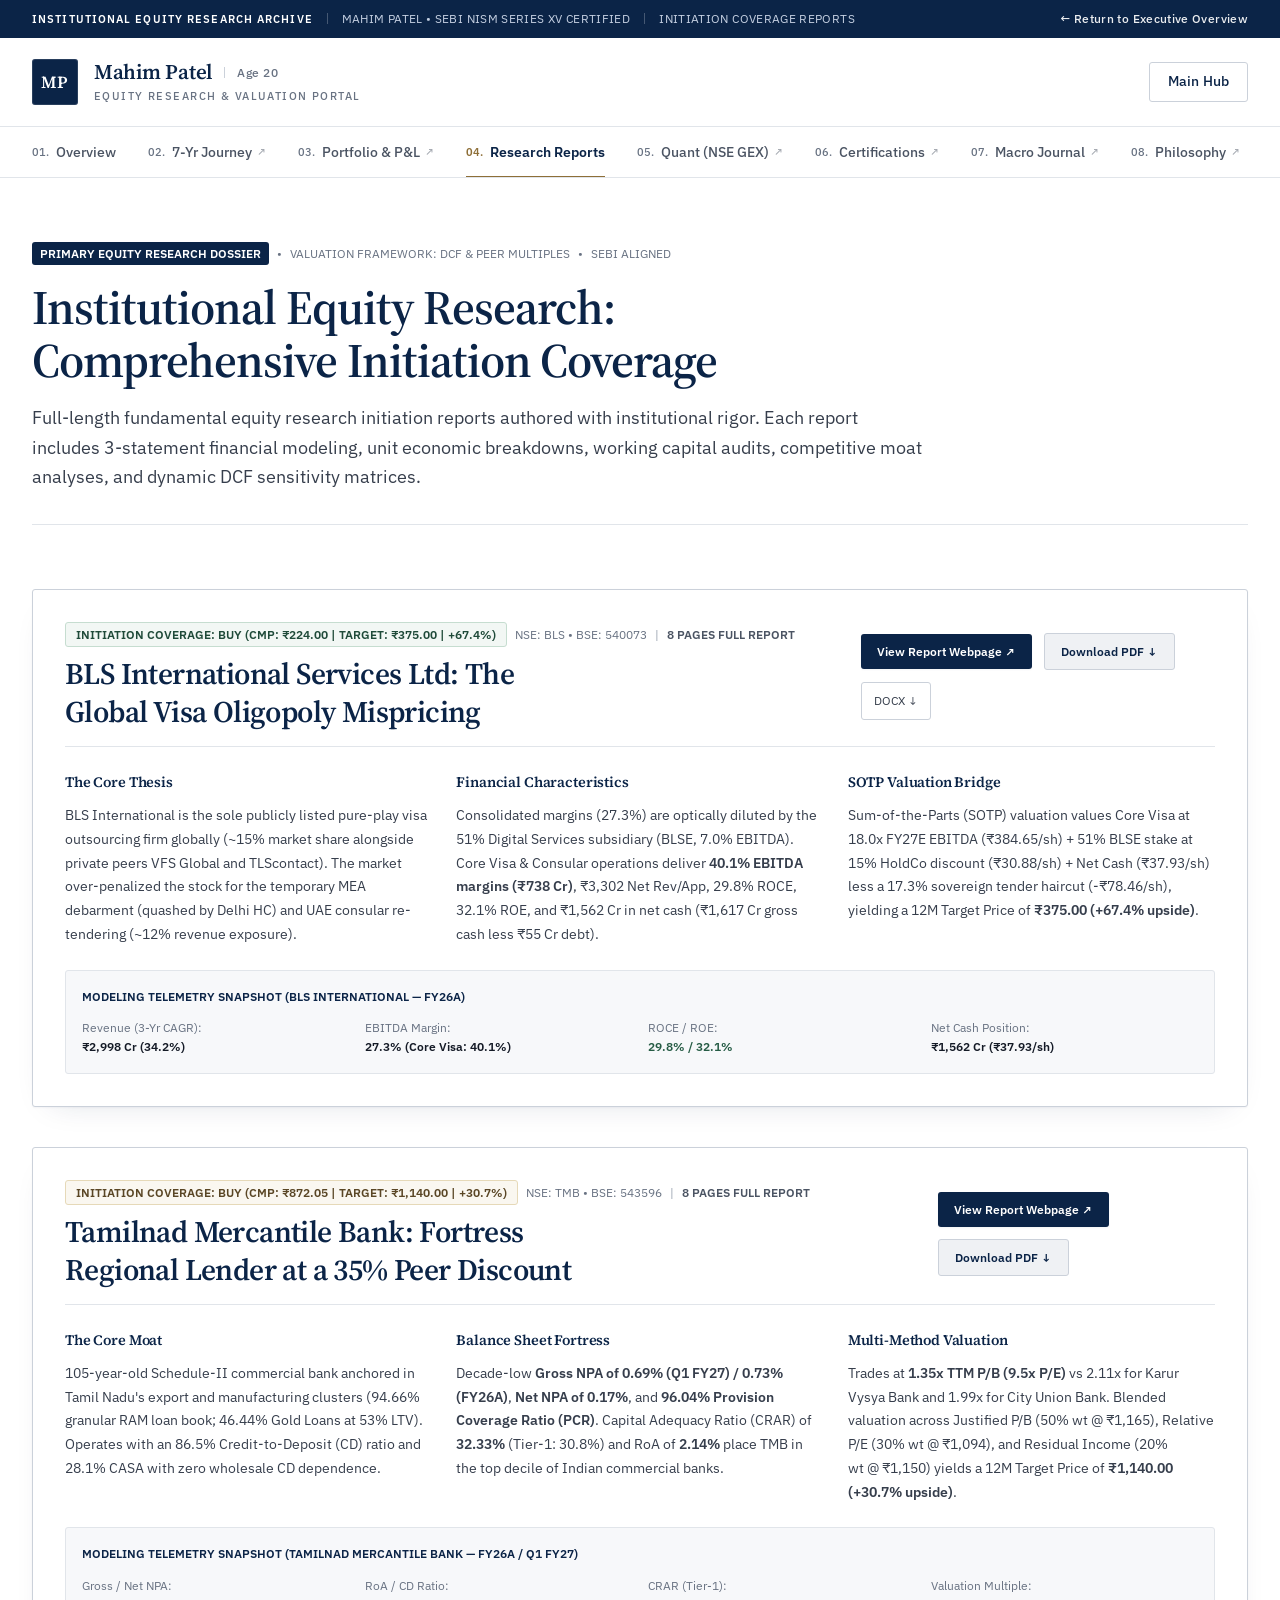
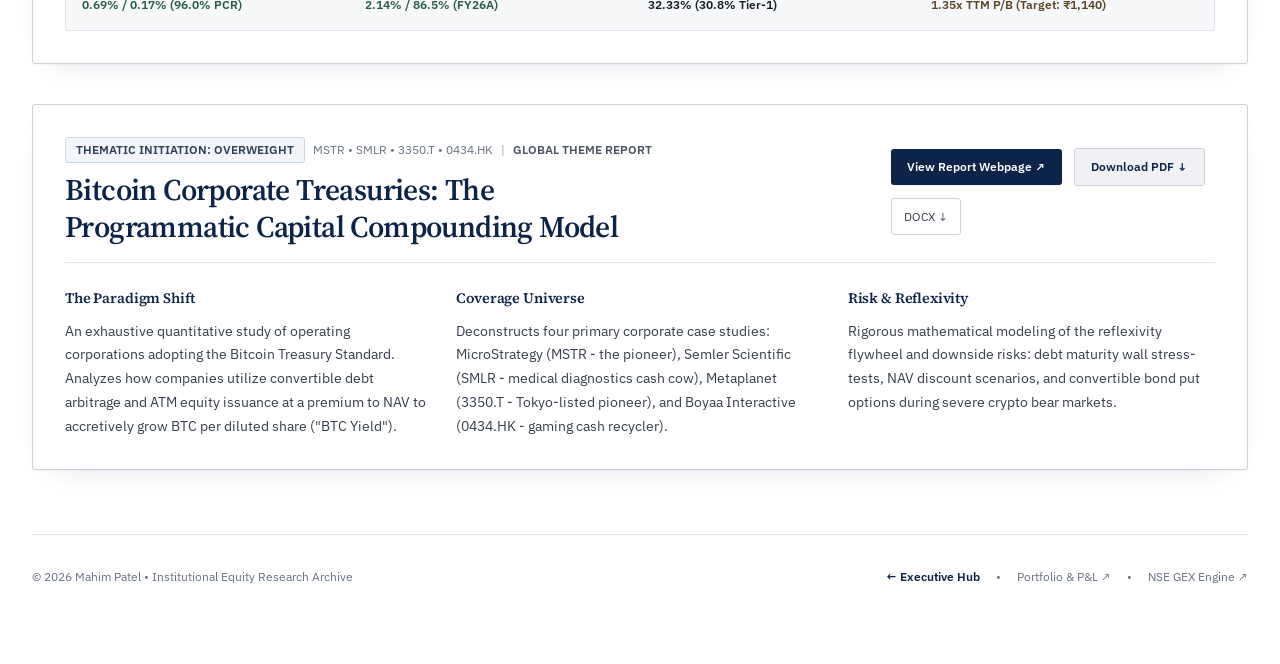
<file: reports.html>
<!doctype html>
<html lang="en" class="scroll-smooth">
  <head>
    <meta charset="UTF-8" />
    <link rel="icon" type="image/svg+xml" href="favicon.svg" />
    <meta name="viewport" content="width=device-width, initial-scale=1.0" />
    <title>Equity Research Initiation Reports | Mahim Patel</title>
    <meta name="description" content="Institutional equity research initiation reports authored by Mahim Patel: BLS International Services, Tamilnad Mercantile Bank, and Bitcoin Corporate Treasuries." />
    <meta name="theme-color" content="#0B2447" />
    <link rel="preconnect" href="https://fonts.googleapis.com" />
    <link rel="preconnect" href="https://fonts.gstatic.com" crossorigin />
    <link rel="stylesheet" href="https://fonts.googleapis.com/css2?family=IBM+Plex+Mono:wght@400;500&family=IBM+Plex+Sans:ital,wght@0,300;0,400;0,500;0,600;1,400&family=Source+Serif+4:ital,opsz,wght@0,8..60,400;0,8..60,500;0,8..60,600;0,8..60,700;1,8..60,400;1,8..60,500&display=swap" />
    <link rel="stylesheet" href="assets/css/tailwind.css" />
  
    <link rel="stylesheet" href="assets/css/site.css" />
    <script src="assets/js/site.js" defer></script>
  </head>
  <body class="antialiased page-reports">

    <a class="skip-link" href="#main">Skip to content</a>
    <div class="topbar">
      <div class="wrap topbar-row">
        <div class="topbar-left"><span class="topbar-item topbar-lead">INSTITUTIONAL EQUITY RESEARCH ARCHIVE</span><span class="topbar-item">MAHIM PATEL • SEBI NISM SERIES XV CERTIFIED</span><span class="topbar-item">INITIATION COVERAGE REPORTS</span></div>
        <a href="index.html" class="topbar-link">← Return to Executive Overview</a>
      </div>
    </div>

    <header class="site-header">
      <div class="wrap header-row">
        <a href="index.html" class="brand">
          <span class="brand-mark" aria-hidden="true">MP</span>
          <span class="brand-text">
            <span class="brand-name">Mahim Patel <span class="brand-age">Age 20</span></span>
            <span class="brand-sub">EQUITY RESEARCH &amp; VALUATION PORTAL</span>
          </span>
        </a>
        <div class="header-actions">
          <a href="index.html" class="btn btn-quiet header-cta">Main Hub</a>
          <button type="button" id="mobile-menu-btn" class="menu-toggle" aria-label="Toggle Navigation" aria-expanded="false" aria-controls="mobile-menu">
            <svg viewBox="0 0 24 24" width="20" height="20" fill="none" stroke="currentColor" stroke-width="1.8" stroke-linecap="round" aria-hidden="true"><path d="M4 7h16M4 12h16M4 17h16"/></svg>
          </button>
        </div>
      </div>
      <div id="mobile-menu" class="mobile-menu hidden">
      <div class="wrap">
        <a href="index.html" class="mobile-nav-link"><span class="nav-idx">01.</span> Overview</a>
        <a href="journey.html" class="mobile-nav-link" target="_blank" rel="noopener noreferrer"><span class="nav-idx">02.</span> 7-Yr Journey <span class="nav-ext" aria-hidden="true">↗</span></a>
        <a href="portfolio.html" class="mobile-nav-link" target="_blank" rel="noopener noreferrer"><span class="nav-idx">03.</span> Portfolio &amp; P&amp;L <span class="nav-ext" aria-hidden="true">↗</span></a>
        <a href="reports.html" class="mobile-nav-link is-active" aria-current="page"><span class="nav-idx">04.</span> Research Reports</a>
        <a href="projects.html" class="mobile-nav-link" target="_blank" rel="noopener noreferrer"><span class="nav-idx">05.</span> Quant (NSE GEX) <span class="nav-ext" aria-hidden="true">↗</span></a>
        <a href="certifications.html" class="mobile-nav-link" target="_blank" rel="noopener noreferrer"><span class="nav-idx">06.</span> Certifications <span class="nav-ext" aria-hidden="true">↗</span></a>
        <a href="macro.html" class="mobile-nav-link" target="_blank" rel="noopener noreferrer"><span class="nav-idx">07.</span> Macro Journal <span class="nav-ext" aria-hidden="true">↗</span></a>
        <a href="philosophy.html" class="mobile-nav-link" target="_blank" rel="noopener noreferrer"><span class="nav-idx">08.</span> Philosophy <span class="nav-ext" aria-hidden="true">↗</span></a>
      </div>
    </div>
    </header>

    <nav class="site-nav" aria-label="Primary">
      <div class="wrap nav-row">
        <a href="index.html" class="nav-link"><span class="nav-idx">01.</span> Overview</a>
        <a href="journey.html" class="nav-link" target="_blank" rel="noopener noreferrer"><span class="nav-idx">02.</span> 7-Yr Journey <span class="nav-ext" aria-hidden="true">↗</span></a>
        <a href="portfolio.html" class="nav-link" target="_blank" rel="noopener noreferrer"><span class="nav-idx">03.</span> Portfolio &amp; P&amp;L <span class="nav-ext" aria-hidden="true">↗</span></a>
        <a href="reports.html" class="nav-link is-active" aria-current="page"><span class="nav-idx">04.</span> Research Reports</a>
        <a href="projects.html" class="nav-link" target="_blank" rel="noopener noreferrer"><span class="nav-idx">05.</span> Quant (NSE GEX) <span class="nav-ext" aria-hidden="true">↗</span></a>
        <a href="certifications.html" class="nav-link" target="_blank" rel="noopener noreferrer"><span class="nav-idx">06.</span> Certifications <span class="nav-ext" aria-hidden="true">↗</span></a>
        <a href="macro.html" class="nav-link" target="_blank" rel="noopener noreferrer"><span class="nav-idx">07.</span> Macro Journal <span class="nav-ext" aria-hidden="true">↗</span></a>
        <a href="philosophy.html" class="nav-link" target="_blank" rel="noopener noreferrer"><span class="nav-idx">08.</span> Philosophy <span class="nav-ext" aria-hidden="true">↗</span></a>
      </div>
    </nav>

    <main id="main" class="max-w-6xl mx-auto px-4 sm:px-6 lg:px-8 py-10 space-y-16">

      <!-- Header Section -->
      <section class="space-y-4 border-b border-slate-200 pb-8">
        <div class="flex flex-wrap items-center gap-2 text-xs font-mono-num text-slate-500">
          <span class="px-2 py-0.5 rounded bg-[#0B2447] text-white font-semibold">PRIMARY EQUITY RESEARCH DOSSIER</span>
          <span>•</span>
          <span>VALUATION FRAMEWORK: DCF &amp; PEER MULTIPLES</span>
          <span>•</span>
          <span>SEBI ALIGNED</span>
        </div>

        <h1 class="text-3xl sm:text-4xl lg:text-5xl font-bold font-editorial text-navy-900 tracking-tight leading-tight">
          Institutional Equity Research: Comprehensive Initiation Coverage
        </h1>

        <p class="text-slate-700 text-base sm:text-lg max-w-4xl leading-relaxed">
          Full-length fundamental equity research initiation reports authored with institutional rigor. Each report includes 3-statement financial modeling, unit economic breakdowns, working capital audits, competitive moat analyses, and dynamic DCF sensitivity matrices.
        </p>
      </section>

      <!-- Reports Showcase -->
      <section class="space-y-10">

        <!-- Report 1: BLS International Services -->
        <div class="card-featured rounded p-6 sm:p-8 space-y-6">
          <div class="flex flex-col lg:flex-row lg:items-center justify-between gap-4 pb-4 border-b border-slate-200">
            <div>
              <div class="flex items-center gap-2 text-xs font-mono-num">
                <span class="px-2.5 py-0.5 rounded bg-emerald-50 text-emerald-800 font-bold border border-emerald-200">INITIATION COVERAGE: BUY (CMP: ₹224.00 | TARGET: ₹375.00 | +67.4%)</span>
                <span class="text-slate-500">NSE: BLS • BSE: 540073</span>
                <span class="text-slate-400">|</span>
                <span class="text-slate-600 font-semibold">8 PAGES FULL REPORT</span>
              </div>
              <h2 class="text-2xl sm:text-3xl font-bold font-editorial text-navy-900 mt-2">
                BLS International Services Ltd: The Global Visa Oligopoly Mispricing
              </h2>
            </div>
            <div class="flex flex-wrap items-center gap-3">
              <a href="BLS_International_Initiation_Report.html" target="_blank" rel="noopener noreferrer" class="px-4 py-2 rounded bg-[#0B2447] text-white text-xs font-mono-num font-bold hover:bg-navy-800 shadow-sm transition-colors">
                View Report Webpage ↗
              </a>
              <a href="BLS_International_Initiation_Report.pdf" download class="px-4 py-2 rounded bg-slate-100 hover:bg-slate-200 text-navy-900 border border-slate-300 text-xs font-mono-num font-bold transition-colors">
                Download PDF ↓
              </a>
              <a href="BLS_International_Initiation_Report.docx" download class="px-3 py-2 rounded bg-white hover:bg-slate-50 text-slate-700 border border-slate-300 text-xs font-mono-num transition-colors">
                DOCX ↓
              </a>
            </div>
          </div>

          <!-- Thesis Content Grid -->
          <div class="grid grid-cols-1 lg:grid-cols-3 gap-6 text-xs sm:text-sm text-slate-700 leading-relaxed">
            <div class="space-y-2">
              <h3 class="font-bold font-editorial text-navy-900 text-sm">The Core Thesis</h3>
              <p>
                BLS International is the sole publicly listed pure-play visa outsourcing firm globally (~15% market share alongside private peers VFS Global and TLScontact). The market over-penalized the stock for the temporary MEA debarment (quashed by Delhi HC) and UAE consular re-tendering (~12% revenue exposure).
              </p>
            </div>
            <div class="space-y-2">
              <h3 class="font-bold font-editorial text-navy-900 text-sm">Financial Characteristics</h3>
              <p>
                Consolidated margins (27.3%) are optically diluted by the 51% Digital Services subsidiary (BLSE, 7.0% EBITDA). Core Visa &amp; Consular operations deliver <strong>40.1% EBITDA margins (₹738 Cr)</strong>, ₹3,302 Net Rev/App, 29.8% ROCE, 32.1% ROE, and ₹1,562 Cr in net cash (₹1,617 Cr gross cash less ₹55 Cr debt).
              </p>
            </div>
            <div class="space-y-2">
              <h3 class="font-bold font-editorial text-navy-900 text-sm">SOTP Valuation Bridge</h3>
              <p>
                Sum-of-the-Parts (SOTP) valuation values Core Visa at 18.0x FY27E EBITDA (₹384.65/sh) + 51% BLSE stake at 15% HoldCo discount (₹30.88/sh) + Net Cash (₹37.93/sh) less a 17.3% sovereign tender haircut (-₹78.46/sh), yielding a 12M Target Price of <strong>₹375.00 (+67.4% upside)</strong>.
              </p>
            </div>
          </div>

          <!-- Financial Snapshot Table -->
          <div class="p-4 bg-slate-50 rounded border border-slate-200 space-y-2">
            <div class="text-xs font-mono-num font-bold text-navy-900">MODELING TELEMETRY SNAPSHOT (BLS INTERNATIONAL — FY26A)</div>
            <div class="grid grid-cols-2 sm:grid-cols-4 gap-4 text-xs font-mono-num pt-1">
              <div><span class="text-slate-500">Revenue (3-Yr CAGR):</span> <strong class="text-slate-900 block">₹2,998 Cr (34.2%)</strong></div>
              <div><span class="text-slate-500">EBITDA Margin:</span> <strong class="text-slate-900 block">27.3% (Core Visa: 40.1%)</strong></div>
              <div><span class="text-slate-500">ROCE / ROE:</span> <strong class="text-emerald-700 block">29.8% / 32.1%</strong></div>
              <div><span class="text-slate-500">Net Cash Position:</span> <strong class="text-slate-900 block">₹1,562 Cr (₹37.93/sh)</strong></div>
            </div>
          </div>
        </div>

        <!-- Report 2: Tamilnad Mercantile Bank -->
        <div class="card-featured rounded p-6 sm:p-8 space-y-6">
          <div class="flex flex-col lg:flex-row lg:items-center justify-between gap-4 pb-4 border-b border-slate-200">
            <div>
              <div class="flex items-center gap-2 text-xs font-mono-num">
                <span class="px-2.5 py-0.5 rounded bg-amber-50 text-amber-800 font-bold border border-amber-200">INITIATION COVERAGE: BUY (CMP: ₹872.05 | TARGET: ₹1,140.00 | +30.7%)</span>
                <span class="text-slate-500">NSE: TMB • BSE: 543596</span>
                <span class="text-slate-400">|</span>
                <span class="text-slate-600 font-semibold">8 PAGES FULL REPORT</span>
              </div>
              <h2 class="text-2xl sm:text-3xl font-bold font-editorial text-navy-900 mt-2">
                Tamilnad Mercantile Bank: Fortress Regional Lender at a 35% Peer Discount
              </h2>
            </div>
            <div class="flex flex-wrap items-center gap-3">
              <a href="Tamilnad_Mercantile_Bank_Initiation_Report.html" target="_blank" rel="noopener noreferrer" class="px-4 py-2 rounded bg-[#0B2447] text-white text-xs font-mono-num font-bold hover:bg-navy-800 shadow-sm transition-colors">
                View Report Webpage ↗
              </a>
              <a href="Tamilnad_Mercantile_Bank_Initiation_Report.pdf" download class="px-4 py-2 rounded bg-slate-100 hover:bg-slate-200 text-navy-900 border border-slate-300 text-xs font-mono-num font-bold transition-colors">
                Download PDF ↓
              </a>
            </div>
          </div>

          <!-- Thesis Content Grid -->
          <div class="grid grid-cols-1 lg:grid-cols-3 gap-6 text-xs sm:text-sm text-slate-700 leading-relaxed">
            <div class="space-y-2">
              <h3 class="font-bold font-editorial text-navy-900 text-sm">The Core Moat</h3>
              <p>
                105-year-old Schedule-II commercial bank anchored in Tamil Nadu's export and manufacturing clusters (94.66% granular RAM loan book; 46.44% Gold Loans at 53% LTV). Operates with an 86.5% Credit-to-Deposit (CD) ratio and 28.1% CASA with zero wholesale CD dependence.
              </p>
            </div>
            <div class="space-y-2">
              <h3 class="font-bold font-editorial text-navy-900 text-sm">Balance Sheet Fortress</h3>
              <p>
                Decade-low <strong>Gross NPA of 0.69% (Q1 FY27) / 0.73% (FY26A)</strong>, <strong>Net NPA of 0.17%</strong>, and <strong>96.04% Provision Coverage Ratio (PCR)</strong>. Capital Adequacy Ratio (CRAR) of <strong>32.33%</strong> (Tier-1: 30.8%) and RoA of <strong>2.14%</strong> place TMB in the top decile of Indian commercial banks.
              </p>
            </div>
            <div class="space-y-2">
              <h3 class="font-bold font-editorial text-navy-900 text-sm">Multi-Method Valuation</h3>
              <p>
                Trades at <strong>1.35x TTM P/B (9.5x P/E)</strong> vs 2.11x for Karur Vysya Bank and 1.99x for City Union Bank. Blended valuation across Justified P/B (50% wt @ ₹1,165), Relative P/E (30% wt @ ₹1,094), and Residual Income (20% wt @ ₹1,150) yields a 12M Target Price of <strong>₹1,140.00 (+30.7% upside)</strong>.
              </p>
            </div>
          </div>

          <!-- Financial Snapshot Table -->
          <div class="p-4 bg-slate-50 rounded border border-slate-200 space-y-2">
            <div class="text-xs font-mono-num font-bold text-navy-900">MODELING TELEMETRY SNAPSHOT (TAMILNAD MERCANTILE BANK — FY26A / Q1 FY27)</div>
            <div class="grid grid-cols-2 sm:grid-cols-4 gap-4 text-xs font-mono-num pt-1">
              <div><span class="text-slate-500">Gross / Net NPA:</span> <strong class="text-emerald-700 block">0.69% / 0.17% (96.0% PCR)</strong></div>
              <div><span class="text-slate-500">RoA / CD Ratio:</span> <strong class="text-emerald-700 block">2.14% / 86.5% (FY26A)</strong></div>
              <div><span class="text-slate-500">CRAR (Tier-1):</span> <strong class="text-slate-900 block">32.33% (30.8% Tier-1)</strong></div>
              <div><span class="text-slate-500">Valuation Multiple:</span> <strong class="text-amber-800 block">1.35x TTM P/B (Target: ₹1,140)</strong></div>
            </div>
          </div>
        </div>

        <!-- Report 3: Bitcoin Corporate Treasuries -->
        <div class="card-featured rounded p-6 sm:p-8 space-y-6">
          <div class="flex flex-col lg:flex-row lg:items-center justify-between gap-4 pb-4 border-b border-slate-200">
            <div>
              <div class="flex items-center gap-2 text-xs font-mono-num">
                <span class="px-2.5 py-0.5 rounded bg-sky-50 text-sky-800 font-bold border border-sky-200">THEMATIC INITIATION: OVERWEIGHT</span>
                <span class="text-slate-500">MSTR • SMLR • 3350.T • 0434.HK</span>
                <span class="text-slate-400">|</span>
                <span class="text-slate-600 font-semibold">GLOBAL THEME REPORT</span>
              </div>
              <h2 class="text-2xl sm:text-3xl font-bold font-editorial text-navy-900 mt-2">
                Bitcoin Corporate Treasuries: The Programmatic Capital Compounding Model
              </h2>
            </div>
            <div class="flex flex-wrap items-center gap-3">
              <a href="Bitcoin_Treasury_Companies_Initiation_Report.html" target="_blank" rel="noopener noreferrer" class="px-4 py-2 rounded bg-[#0B2447] text-white text-xs font-mono-num font-bold hover:bg-navy-800 shadow-sm transition-colors">
                View Report Webpage ↗
              </a>
              <a href="Bitcoin_Treasury_Companies_Initiation_Report.pdf" download class="px-4 py-2 rounded bg-slate-100 hover:bg-slate-200 text-navy-900 border border-slate-300 text-xs font-mono-num font-bold transition-colors">
                Download PDF ↓
              </a>
              <a href="Bitcoin_Treasury_Companies_Initiation_Report.docx" download class="px-3 py-2 rounded bg-white hover:bg-slate-50 text-slate-700 border border-slate-300 text-xs font-mono-num transition-colors">
                DOCX ↓
              </a>
            </div>
          </div>

          <!-- Thesis Content Grid -->
          <div class="grid grid-cols-1 lg:grid-cols-3 gap-6 text-xs sm:text-sm text-slate-700 leading-relaxed">
            <div class="space-y-2">
              <h3 class="font-bold font-editorial text-navy-900 text-sm">The Paradigm Shift</h3>
              <p>
                An exhaustive quantitative study of operating corporations adopting the Bitcoin Treasury Standard. Analyzes how companies utilize convertible debt arbitrage and ATM equity issuance at a premium to NAV to accretively grow BTC per diluted share ("BTC Yield").
              </p>
            </div>
            <div class="space-y-2">
              <h3 class="font-bold font-editorial text-navy-900 text-sm">Coverage Universe</h3>
              <p>
                Deconstructs four primary corporate case studies: MicroStrategy (MSTR - the pioneer), Semler Scientific (SMLR - medical diagnostics cash cow), Metaplanet (3350.T - Tokyo-listed pioneer), and Boyaa Interactive (0434.HK - gaming cash recycler).
              </p>
            </div>
            <div class="space-y-2">
              <h3 class="font-bold font-editorial text-navy-900 text-sm">Risk &amp; Reflexivity</h3>
              <p>
                Rigorous mathematical modeling of the reflexivity flywheel and downside risks: debt maturity wall stress-tests, NAV discount scenarios, and convertible bond put options during severe crypto bear markets.
              </p>
            </div>
          </div>
        </div>

      </section>

      <!-- Institutional Footer -->
      <footer class="pt-8 border-t border-slate-200 text-xs font-mono-num text-slate-500 flex flex-col sm:flex-row items-center justify-between gap-4">
        <div>
          © 2026 Mahim Patel • Institutional Equity Research Archive
        </div>
        <div class="flex items-center gap-4">
          <a href="index.html" class="text-navy-900 font-bold hover:underline">← Executive Hub</a>
          <span>•</span>
          <a href="portfolio.html" target="_blank" rel="noopener noreferrer" class="hover:text-navy-900">Portfolio &amp; P&amp;L ↗</a>
          <span>•</span>
          <a href="projects.html" target="_blank" rel="noopener noreferrer" class="hover:text-navy-900">NSE GEX Engine ↗</a>
        </div>
      </footer>

    </main>

  </body>
</html>
</file>
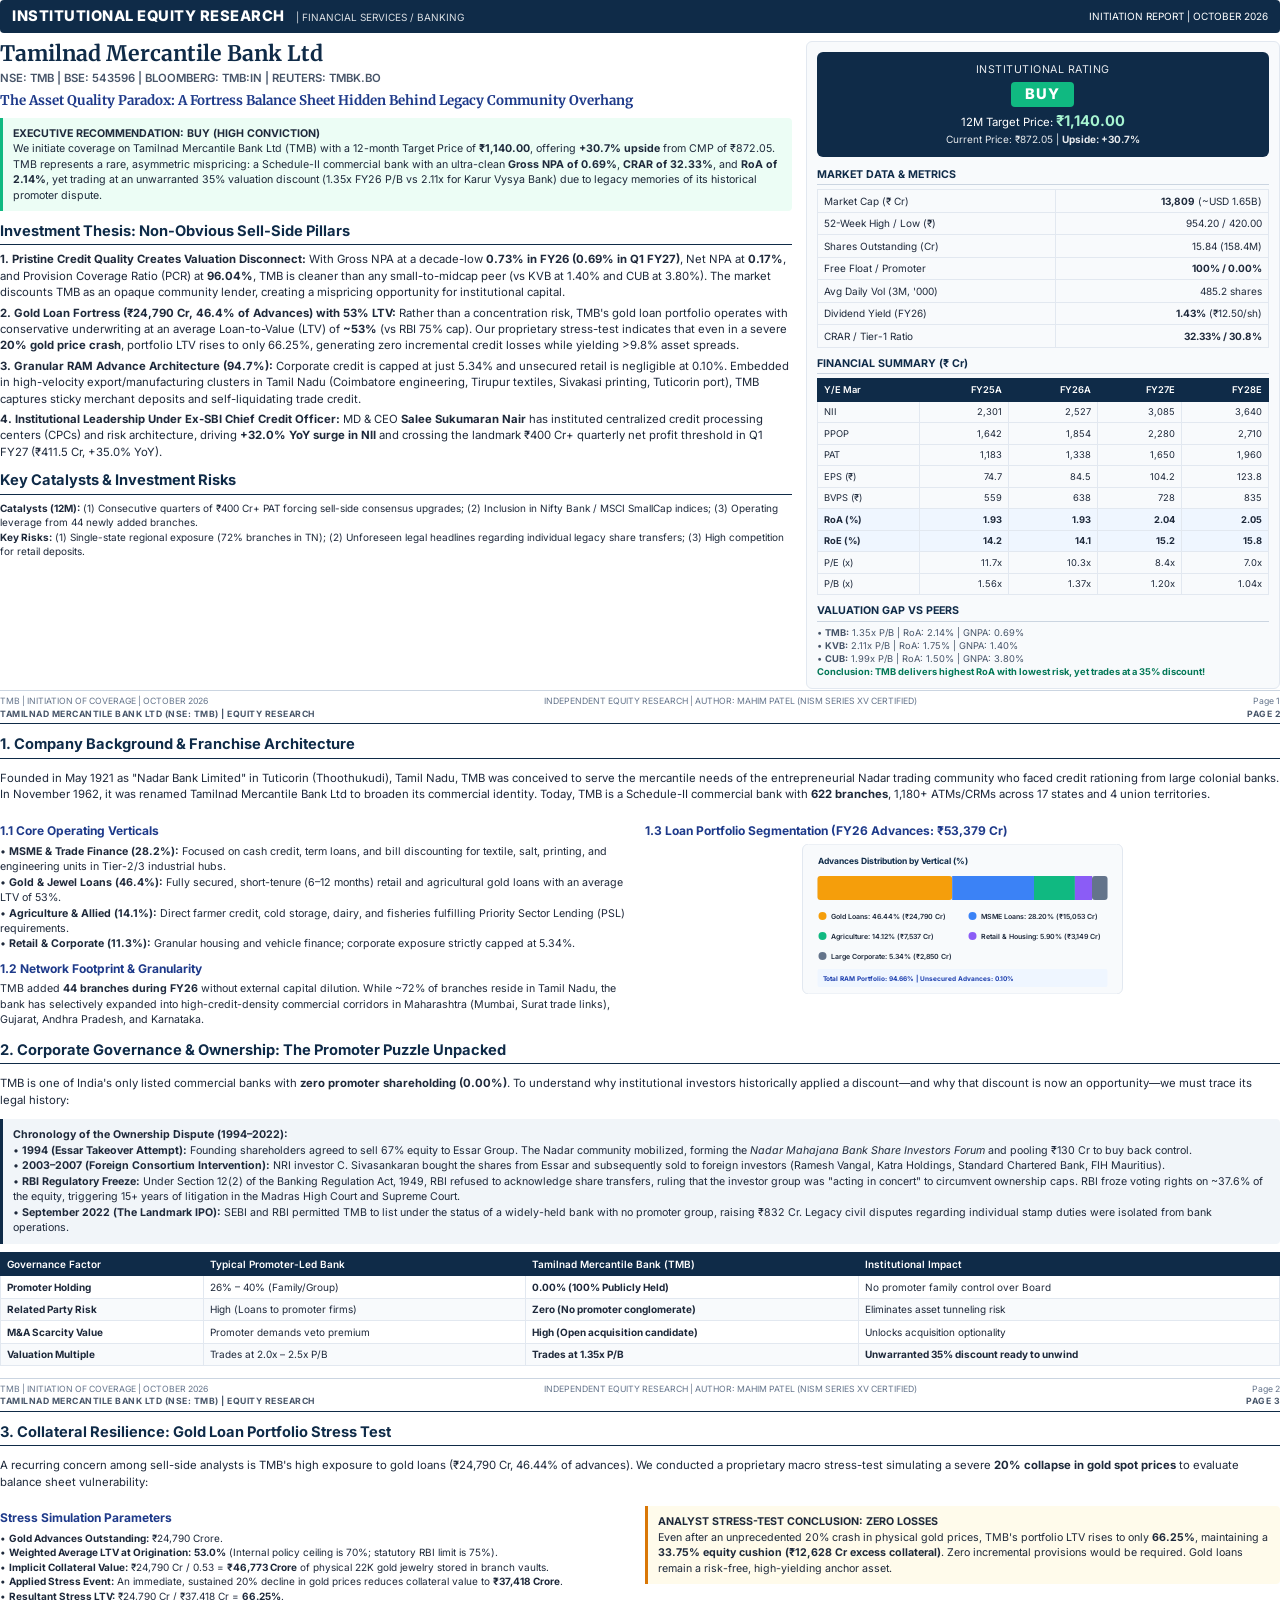
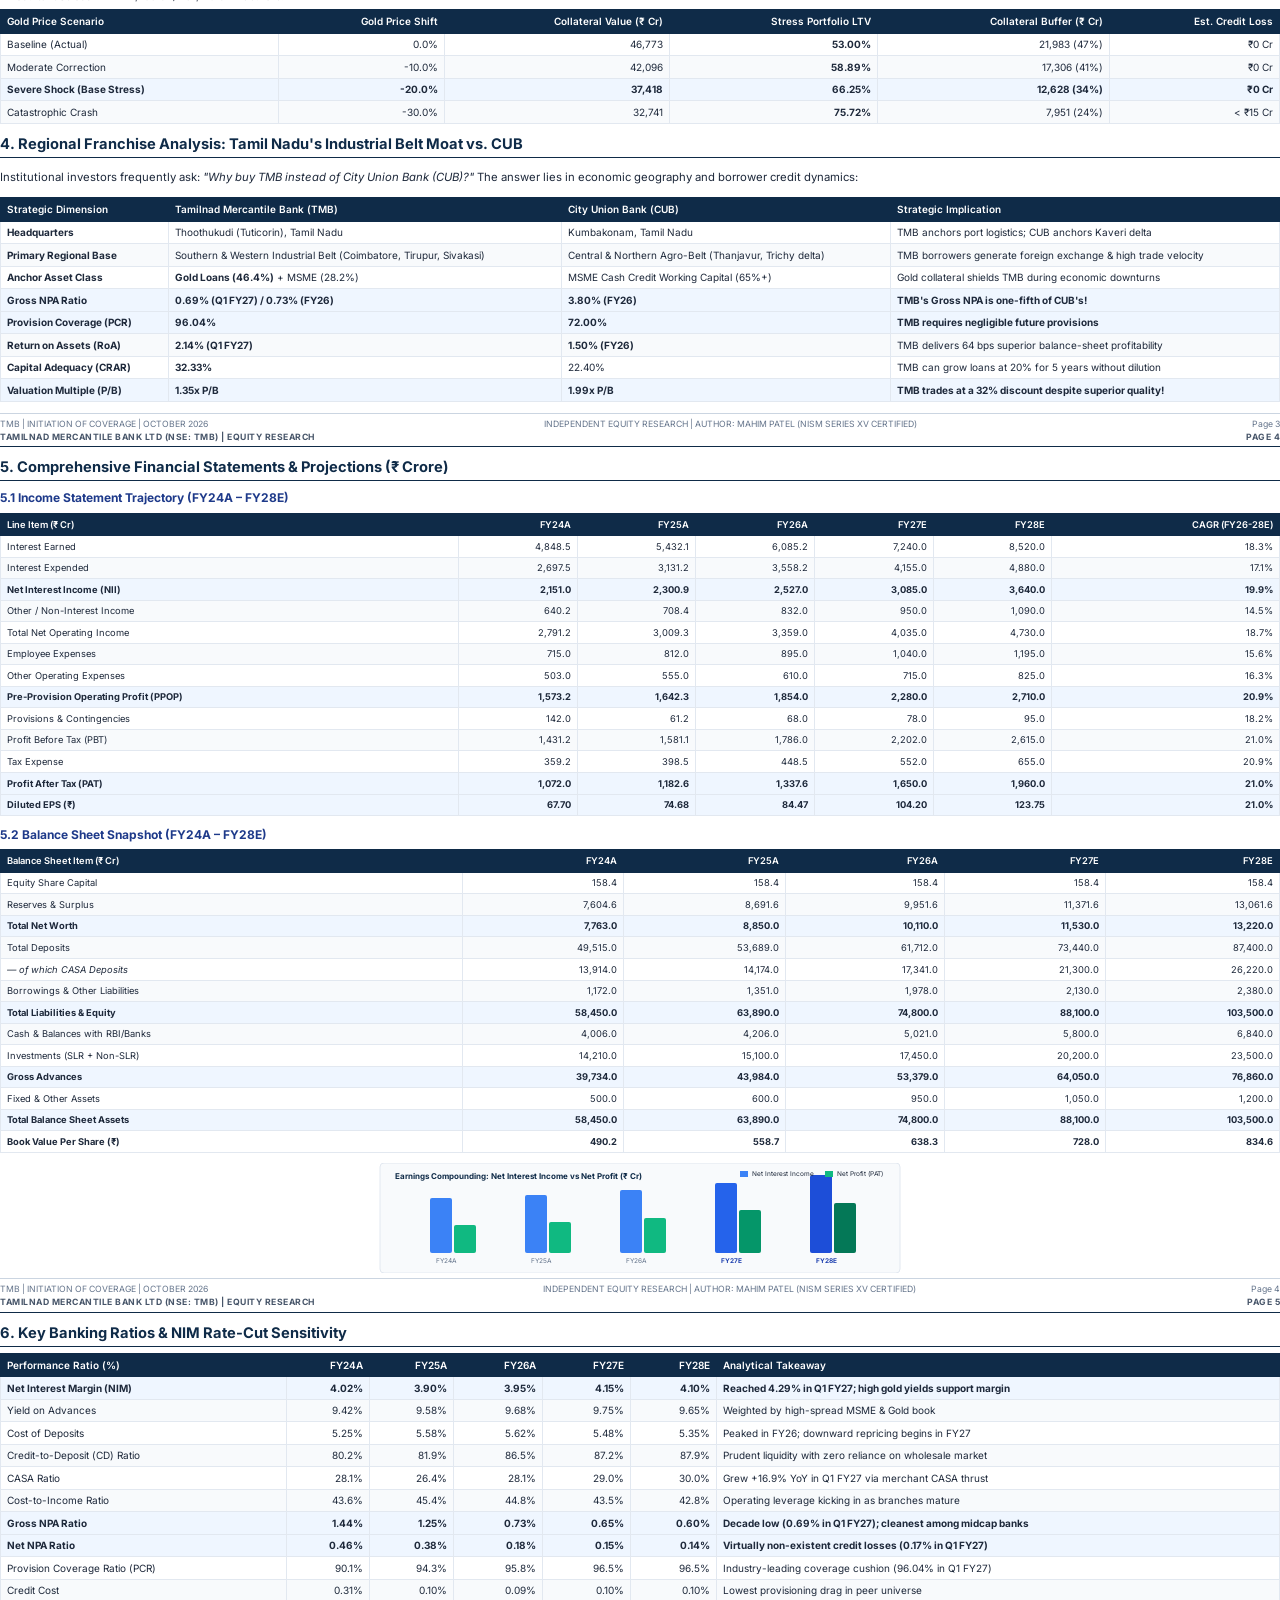
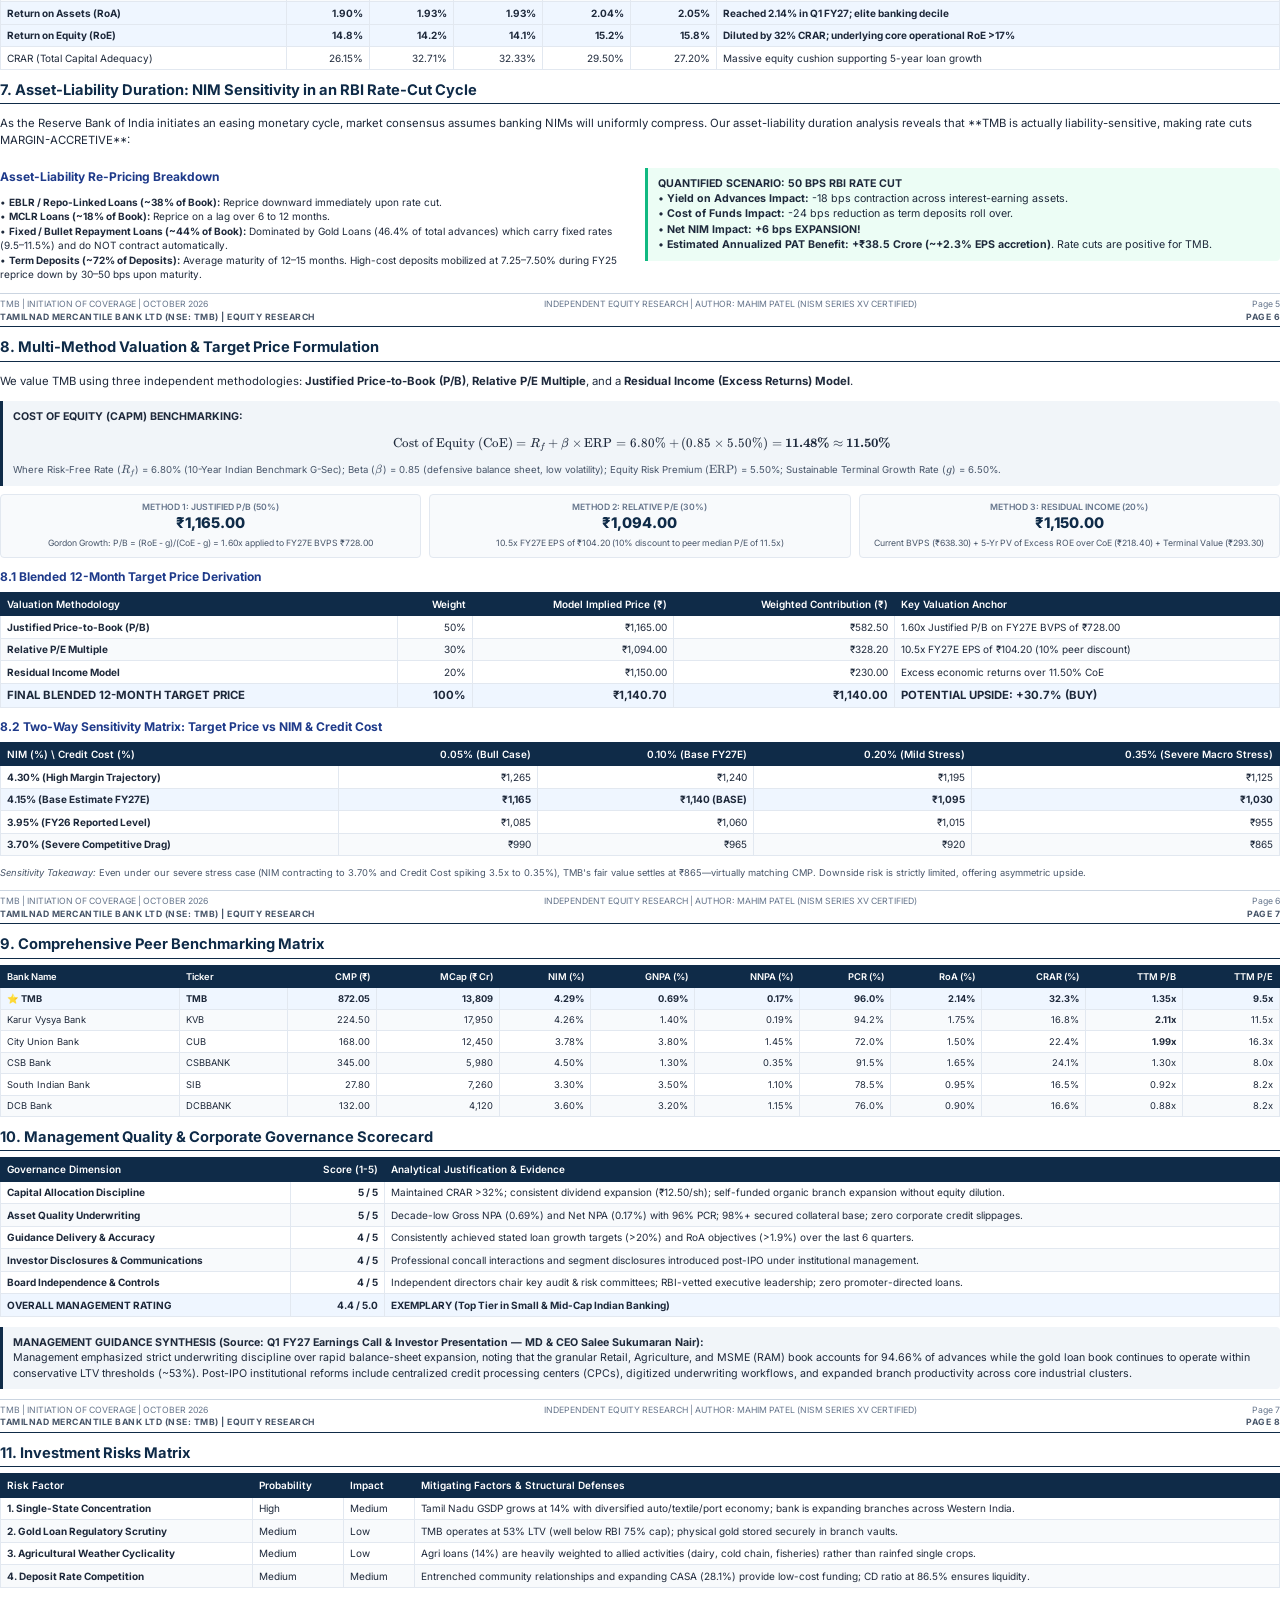
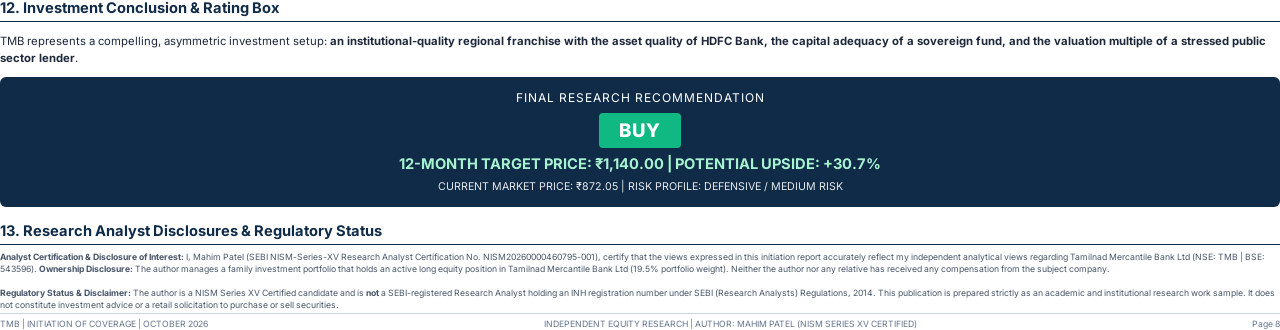
<file: Tamilnad_Mercantile_Bank_Initiation_Report.html>
<!DOCTYPE html>
<html lang="en">
<head>
<meta charset="utf-8">
<title>Tamilnad Mercantile Bank Ltd (TMB) — Institutional Equity Research Initiation</title>

<!-- KaTeX LaTeX Math Typesetting Engine (Local + CDN Fallback) -->
<link rel="stylesheet" href="vendor/katex/katex.min.css" onerror="this.onerror=null;this.href='https://cdn.jsdelivr.net/npm/katex@0.16.11/dist/katex.min.css';" />
<script defer src="vendor/katex/katex.min.js" onerror="this.onerror=null;this.src='https://cdn.jsdelivr.net/npm/katex@0.16.11/dist/katex.min.js';"></script>
<script defer src="vendor/katex/auto-render.min.js" onerror="this.onerror=null;this.src='https://cdn.jsdelivr.net/npm/katex@0.16.11/dist/contrib/auto-render.min.js';" onload="window.renderKaTeX && window.renderKaTeX();"></script>
<script>
  function renderKaTeX() {
    if (typeof renderMathInElement === 'function') {
      renderMathInElement(document.body, {
        delimiters: [
          { left: '$$', right: '$$', display: true },
          { left: '\\[', right: '\\]', display: true },
          { left: '$', right: '$', display: false },
          { left: '\\(', right: '\\)', display: false }
        ],
        ignoredTags: ['script', 'noscript', 'style', 'textarea', 'pre', 'code'],
        throwOnError: false
      });
    }
  }
  window.renderKaTeX = renderKaTeX;
  document.addEventListener('DOMContentLoaded', renderKaTeX);
  window.addEventListener('load', renderKaTeX);
</script>
<style>
  @import url('https://fonts.googleapis.com/css2?family=Inter:wght@300;400;500;600;700;800&family=Merriweather:ital,wght@0,300;0,400;0,700;1,300&display=swap');

  @page {
    size: A4 portrait;
    margin: 12mm 14mm 14mm 14mm;
    @bottom-right {
      content: counter(page);
    }
  }

  * {
    box-sizing: border-box;
    -webkit-print-color-adjust: exact !important;
    print-color-adjust: exact !important;
  }

  body {
    font-family: 'Inter', -apple-system, BlinkMacSystemFont, "Segoe UI", Roboto, Helvetica, Arial, sans-serif;
    color: #1e293b;
    background: #ffffff;
    font-size: 8.5pt;
    line-height: 1.45;
    margin: 0;
    padding: 0;
  }

  h1, h2, h3, h4 {
    font-family: 'Merriweather', Georgia, serif;
    color: #0f2b48;
    margin-top: 0;
    line-height: 1.25;
  }

  .page {
    page-break-after: always;
    break-after: page;
    clear: both;
    position: relative;
    padding-bottom: 5mm;
  }

  .page:last-child {
    page-break-after: auto;
    break-after: auto;
  }

  .running-header {
    display: flex;
    justify-content: space-between;
    align-items: center;
    border-bottom: 1.5px solid #0f2b48;
    padding-bottom: 3px;
    margin-bottom: 10px;
    font-size: 6.5pt;
    font-weight: 700;
    text-transform: uppercase;
    letter-spacing: 0.5px;
    color: #475569;
  }

  .running-footer {
    position: absolute;
    bottom: 0;
    left: 0;
    right: 0;
    display: flex;
    justify-content: space-between;
    align-items: center;
    border-top: 1px solid #cbd5e1;
    padding-top: 4px;
    font-size: 6.5pt;
    color: #64748b;
  }

  /* Two Column Split */
  .two-col {
    display: flex;
    gap: 14px;
  }

  .col-main {
    flex: 1.75;
  }

  .col-side {
    flex: 1;
    background: #f8fafc;
    border: 1px solid #e2e8f0;
    border-radius: 6px;
    padding: 10px;
    font-size: 8pt;
  }

  /* Tables */
  table {
    width: 100%;
    border-collapse: collapse;
    margin: 6px 0 10px 0;
    font-size: 7.5pt;
  }

  th {
    background: #0f2b48;
    color: #ffffff;
    font-weight: 600;
    text-align: left;
    padding: 4px 6px;
    border: 1px solid #0f2b48;
  }

  th.num, td.num {
    text-align: right;
  }

  td {
    padding: 3.5px 6px;
    border: 1px solid #e2e8f0;
  }

  tr:nth-child(even) {
    background: #f8fafc;
  }

  tr.highlight {
    background: #eff6ff;
    font-weight: 700;
  }

  /* Badges & Callout Boxes */
  .rating-box {
    background: #0f2b48;
    color: #ffffff;
    padding: 10px;
    border-radius: 6px;
    text-align: center;
    margin-bottom: 10px;
  }

  .badge-buy {
    display: inline-block;
    background: #10b981;
    color: #ffffff;
    font-weight: 800;
    font-size: 11pt;
    padding: 2px 14px;
    border-radius: 4px;
    letter-spacing: 1px;
    text-transform: uppercase;
  }

  .callout {
    background: #f1f5f9;
    border-left: 3px solid #0f2b48;
    padding: 8px 10px;
    margin: 8px 0;
    font-size: 8pt;
    border-radius: 0 4px 4px 0;
  }

  .callout-gold {
    background: #fffbeb;
    border-left: 3px solid #d97706;
    padding: 8px 10px;
    margin: 8px 0;
    font-size: 8pt;
    border-radius: 0 4px 4px 0;
  }

  .callout-success {
    background: #ecfdf5;
    border-left: 3px solid #10b981;
    padding: 8px 10px;
    margin: 8px 0;
    font-size: 8pt;
    border-radius: 0 4px 4px 0;
  }

  .no-break {
    page-break-inside: avoid;
    break-inside: avoid;
  }

  .section-title {
    font-size: 11pt;
    font-weight: 700;
    border-bottom: 1.5px solid #0f2b48;
    padding-bottom: 2px;
    margin-top: 10px;
    margin-bottom: 6px;
    color: #0f2b48;
  }

  .sub-title {
    font-size: 9pt;
    font-weight: 700;
    margin-top: 8px;
    margin-bottom: 4px;
    color: #1e3a8a;
  }

  .grid-2 {
    display: grid;
    grid-template-columns: 1fr 1fr;
    gap: 10px;
  }

  .grid-3 {
    display: grid;
    grid-template-columns: 1fr 1fr 1fr;
    gap: 8px;
  }

  .stat-card {
    background: #f8fafc;
    border: 1px solid #e2e8f0;
    border-radius: 4px;
    padding: 6px 8px;
    text-align: center;
  }

  .stat-card .val {
    font-size: 11pt;
    font-weight: 800;
    color: #0f2b48;
  }

  .stat-card .lbl {
    font-size: 6.5pt;
    color: #64748b;
    text-transform: uppercase;
    font-weight: 600;
  }

  .analyst-header {
    background: #0f2b48;
    color: #ffffff;
    padding: 6px 12px;
    display: flex;
    justify-content: space-between;
    align-items: center;
    border-radius: 4px;
    margin-bottom: 8px;
  }
</style>
</head>
<body>

<!-- ============================================================== -->
<!-- PAGE 1: INSTITUTIONAL TEAR SHEET & COVER SUMMARY -->
<!-- ============================================================== -->
<div class="page">
  <div class="analyst-header">
    <div>
      <span style="font-size: 11pt; font-weight: 800; letter-spacing: 0.5px;">INSTITUTIONAL EQUITY RESEARCH</span>
      <span style="font-size: 7.5pt; opacity: 0.85; margin-left: 8px;">| FINANCIAL SERVICES / BANKING</span>
    </div>
    <div style="font-size: 7.5pt; text-align: right;">
      <span>INITIATION REPORT | OCTOBER 2026</span>
    </div>
  </div>

  <div class="two-col">
    <!-- LEFT MAIN COLUMN (65%) -->
    <div class="col-main">
      <div style="margin-bottom: 6px;">
        <h1 style="font-size: 16pt; margin: 0 0 2px 0; color: #0f2b48;">Tamilnad Mercantile Bank Ltd</h1>
        <p style="font-size: 8.5pt; font-weight: 600; color: #475569; margin: 0 0 6px 0;">NSE: TMB | BSE: 543596 | BLOOMBERG: TMB:IN | REUTERS: TMBK.BO</p>
        <p style="font-size: 10pt; font-family: 'Merriweather', Georgia, serif; font-weight: 700; color: #1e3a8a; margin: 0 0 8px 0; line-height: 1.3;">
          The Asset Quality Paradox: A Fortress Balance Sheet Hidden Behind Legacy Community Overhang
        </p>
      </div>

      <div class="callout-success">
        <strong>EXECUTIVE RECOMMENDATION: BUY (HIGH CONVICTION)</strong><br>
        We initiate coverage on Tamilnad Mercantile Bank Ltd (TMB) with a 12-month Target Price of <strong>₹1,140.00</strong>, offering <strong>+30.7% upside</strong> from CMP of ₹872.05. TMB represents a rare, asymmetric mispricing: a Schedule-II commercial bank with an ultra-clean <strong>Gross NPA of 0.69%</strong>, <strong>CRAR of 32.33%</strong>, and <strong>RoA of 2.14%</strong>, yet trading at an unwarranted 35% valuation discount (1.35x FY26 P/B vs 2.11x for Karur Vysya Bank) due to legacy memories of its historical promoter dispute.
      </div>

      <div class="section-title">Investment Thesis: Non-Obvious Sell-Side Pillars</div>
      
      <p style="margin: 4px 0;">
        <strong>1. Pristine Credit Quality Creates Valuation Disconnect:</strong> With Gross NPA at a decade-low <strong>0.73% in FY26 (0.69% in Q1 FY27)</strong>, Net NPA at <strong>0.17%</strong>, and Provision Coverage Ratio (PCR) at <strong>96.04%</strong>, TMB is cleaner than any small-to-midcap peer (vs KVB at 1.40% and CUB at 3.80%). The market discounts TMB as an opaque community lender, creating a mispricing opportunity for institutional capital.
      </p>

      <p style="margin: 4px 0;">
        <strong>2. Gold Loan Fortress (₹24,790 Cr, 46.4% of Advances) with 53% LTV:</strong> Rather than a concentration risk, TMB's gold loan portfolio operates with conservative underwriting at an average Loan-to-Value (LTV) of <strong>~53%</strong> (vs RBI 75% cap). Our proprietary stress-test indicates that even in a severe <strong>20% gold price crash</strong>, portfolio LTV rises to only 66.25%, generating zero incremental credit losses while yielding >9.8% asset spreads.
      </p>

      <p style="margin: 4px 0;">
        <strong>3. Granular RAM Advance Architecture (94.7%):</strong> Corporate credit is capped at just 5.34% and unsecured retail is negligible at 0.10%. Embedded in high-velocity export/manufacturing clusters in Tamil Nadu (Coimbatore engineering, Tirupur textiles, Sivakasi printing, Tuticorin port), TMB captures sticky merchant deposits and self-liquidating trade credit.
      </p>

      <p style="margin: 4px 0;">
        <strong>4. Institutional Leadership Under Ex-SBI Chief Credit Officer:</strong> MD & CEO <strong>Salee Sukumaran Nair</strong> has instituted centralized credit processing centers (CPCs) and risk architecture, driving <strong>+32.0% YoY surge in NII</strong> and crossing the landmark ₹400 Cr+ quarterly net profit threshold in Q1 FY27 (₹411.5 Cr, +35.0% YoY).
      </p>

      <div class="section-title">Key Catalysts & Investment Risks</div>
      <div style="font-size: 7.5pt;">
        <strong>Catalysts (12M):</strong> (1) Consecutive quarters of ₹400 Cr+ PAT forcing sell-side consensus upgrades; (2) Inclusion in Nifty Bank / MSCI SmallCap indices; (3) Operating leverage from 44 newly added branches.<br>
        <strong>Key Risks:</strong> (1) Single-state regional exposure (72% branches in TN); (2) Unforeseen legal headlines regarding individual legacy share transfers; (3) High competition for retail deposits.
      </div>
    </div>

    <!-- RIGHT SIDEBAR TEAR SHEET (35%) -->
    <div class="col-side">
      <div class="rating-box">
        <div style="font-size: 8pt; text-transform: uppercase; letter-spacing: 0.5px; opacity: 0.9;">INSTITUTIONAL RATING</div>
        <div style="margin: 4px 0;"><span class="badge-buy">BUY</span></div>
        <div style="font-size: 8.5pt; margin-top: 4px;">12M Target Price: <strong style="font-size: 11pt; color: #a7f3d0;">₹1,140.00</strong></div>
        <div style="font-size: 7.5pt; opacity: 0.9;">Current Price: ₹872.05 | <strong>Upside: +30.7%</strong></div>
      </div>

      <div style="font-weight: 700; font-size: 8pt; margin-bottom: 4px; color: #0f2b48; border-bottom: 1px solid #cbd5e1; padding-bottom: 2px;">
        MARKET DATA & METRICS
      </div>
      <table style="margin: 0 0 8px 0; font-size: 7.5pt;">
        <tr><td>Market Cap (₹ Cr)</td><td class="num"><strong>13,809</strong> (~USD 1.65B)</td></tr>
        <tr><td>52-Week High / Low (₹)</td><td class="num">954.20 / 420.00</td></tr>
        <tr><td>Shares Outstanding (Cr)</td><td class="num">15.84 (158.4M)</td></tr>
        <tr><td>Free Float / Promoter</td><td class="num"><strong>100% / 0.00%</strong></td></tr>
        <tr><td>Avg Daily Vol (3M, '000)</td><td class="num">485.2 shares</td></tr>
        <tr><td>Dividend Yield (FY26)</td><td class="num"><strong>1.43%</strong> (₹12.50/sh)</td></tr>
        <tr><td>CRAR / Tier-1 Ratio</td><td class="num"><strong>32.33% / 30.8%</strong></td></tr>
      </table>

      <div style="font-weight: 700; font-size: 8pt; margin-bottom: 4px; color: #0f2b48; border-bottom: 1px solid #cbd5e1; padding-bottom: 2px;">
        FINANCIAL SUMMARY (₹ Cr)
      </div>
      <table style="margin: 0 0 8px 0; font-size: 7pt;">
        <thead>
          <tr>
            <th>Y/E Mar</th>
            <th class="num">FY25A</th>
            <th class="num">FY26A</th>
            <th class="num">FY27E</th>
            <th class="num">FY28E</th>
          </tr>
        </thead>
        <tbody>
          <tr><td>NII</td><td class="num">2,301</td><td class="num">2,527</td><td class="num">3,085</td><td class="num">3,640</td></tr>
          <tr><td>PPOP</td><td class="num">1,642</td><td class="num">1,854</td><td class="num">2,280</td><td class="num">2,710</td></tr>
          <tr><td>PAT</td><td class="num">1,183</td><td class="num">1,338</td><td class="num">1,650</td><td class="num">1,960</td></tr>
          <tr><td>EPS (₹)</td><td class="num">74.7</td><td class="num">84.5</td><td class="num">104.2</td><td class="num">123.8</td></tr>
          <tr><td>BVPS (₹)</td><td class="num">559</td><td class="num">638</td><td class="num">728</td><td class="num">835</td></tr>
          <tr class="highlight"><td>RoA (%)</td><td class="num">1.93</td><td class="num">1.93</td><td class="num">2.04</td><td class="num">2.05</td></tr>
          <tr class="highlight"><td>RoE (%)</td><td class="num">14.2</td><td class="num">14.1</td><td class="num">15.2</td><td class="num">15.8</td></tr>
          <tr><td>P/E (x)</td><td class="num">11.7x</td><td class="num">10.3x</td><td class="num">8.4x</td><td class="num">7.0x</td></tr>
          <tr><td>P/B (x)</td><td class="num">1.56x</td><td class="num">1.37x</td><td class="num">1.20x</td><td class="num">1.04x</td></tr>
        </tbody>
      </table>

      <div style="font-weight: 700; font-size: 8pt; margin-bottom: 2px; color: #0f2b48; border-bottom: 1px solid #cbd5e1; padding-bottom: 2px;">
        VALUATION GAP VS PEERS
      </div>
      <div style="font-size: 7pt; line-height: 1.4; color: #475569; margin-top: 4px;">
        • <strong>TMB:</strong> 1.35x P/B | RoA: 2.14% | GNPA: 0.69%<br>
        • <strong>KVB:</strong> 2.11x P/B | RoA: 1.75% | GNPA: 1.40%<br>
        • <strong>CUB:</strong> 1.99x P/B | RoA: 1.50% | GNPA: 3.80%<br>
        <span style="color: #047857; font-weight: 700;">Conclusion: TMB delivers highest RoA with lowest risk, yet trades at a 35% discount!</span>
      </div>
    </div>
  </div>

  <div class="running-footer">
    <span>TMB | INITIATION OF COVERAGE | OCTOBER 2026</span>
    <span>INDEPENDENT EQUITY RESEARCH | AUTHOR: MAHIM PATEL (NISM SERIES XV CERTIFIED)</span>
    <span>Page 1</span>
  </div>
</div>

<!-- ============================================================== -->
<!-- PAGE 2: BUSINESS MODEL & LOAN PORTFOLIO ARCHITECTURE -->
<!-- ============================================================== -->
<div class="page">
  <div class="running-header">
    <span>TAMILNAD MERCANTILE BANK LTD (NSE: TMB) | EQUITY RESEARCH</span>
    <span>PAGE 2</span>
  </div>

  <div class="section-title">1. Company Background & Franchise Architecture</div>
  
  <p>
    Founded in May 1921 as "Nadar Bank Limited" in Tuticorin (Thoothukudi), Tamil Nadu, TMB was conceived to serve the mercantile needs of the entrepreneurial Nadar trading community who faced credit rationing from large colonial banks. In November 1962, it was renamed Tamilnad Mercantile Bank Ltd to broaden its commercial identity. Today, TMB is a Schedule-II commercial bank with <strong>622 branches</strong>, 1,180+ ATMs/CRMs across 17 states and 4 union territories.
  </p>

  <div class="grid-2">
    <div>
      <div class="sub-title">1.1 Core Operating Verticals</div>
      <p style="font-size: 8pt; margin: 2px 0;">
        • <strong>MSME & Trade Finance (28.2%):</strong> Focused on cash credit, term loans, and bill discounting for textile, salt, printing, and engineering units in Tier-2/3 industrial hubs.<br>
        • <strong>Gold & Jewel Loans (46.4%):</strong> Fully secured, short-tenure (6–12 months) retail and agricultural gold loans with an average LTV of 53%.<br>
        • <strong>Agriculture & Allied (14.1%):</strong> Direct farmer credit, cold storage, dairy, and fisheries fulfilling Priority Sector Lending (PSL) requirements.<br>
        • <strong>Retail & Corporate (11.3%):</strong> Granular housing and vehicle finance; corporate exposure strictly capped at 5.34%.
      </p>

      <div class="sub-title">1.2 Network Footprint & Granularity</div>
      <p style="font-size: 8pt; margin: 2px 0;">
        TMB added <strong>44 branches during FY26</strong> without external capital dilution. While ~72% of branches reside in Tamil Nadu, the bank has selectively expanded into high-credit-density commercial corridors in Maharashtra (Mumbai, Surat trade links), Gujarat, Andhra Pradesh, and Karnataka.
      </p>
    </div>

    <div>
      <div class="sub-title">1.3 Loan Portfolio Segmentation (FY26 Advances: ₹53,379 Cr)</div>
      <!-- SVG Donut/Bar Chart -->
      <svg width="100%" height="150" viewBox="0 0 320 150">
        <rect width="320" height="150" fill="#f8fafc" rx="6" stroke="#e2e8f0"/>
        <!-- Stacked Bar Representation -->
        <text x="15" y="20" font-family="'Inter', sans-serif" font-size="8.5" font-weight="bold" fill="#0f2b48">Advances Distribution by Vertical (%)</text>
        
        <!-- Bar background -->
        <rect x="15" y="32" width="290" height="24" rx="3" fill="#e2e8f0"/>
        
        <!-- Segments -->
        <rect x="15" y="32" width="134.7" height="24" rx="3" fill="#f59e0b"/> <!-- Gold 46.4% -->
        <rect x="149.7" y="32" width="81.8" height="24" fill="#3b82f6"/> <!-- MSME 28.2% -->
        <rect x="231.5" y="32" width="40.9" height="24" fill="#10b981"/> <!-- Agri 14.1% -->
        <rect x="272.4" y="32" width="17.1" height="24" fill="#8b5cf6"/> <!-- Retail 5.9% -->
        <rect x="289.5" y="32" width="15.5" height="24" rx="3" fill="#64748b"/> <!-- Corp 5.3% -->
        
        <!-- Legend items -->
        <circle cx="20" cy="72" r="4" fill="#f59e0b"/>
        <text x="28" y="75" font-size="7" font-weight="600" fill="#1e293b">Gold Loans: 46.44% (₹24,790 Cr)</text>
        
        <circle cx="170" cy="72" r="4" fill="#3b82f6"/>
        <text x="178" y="75" font-size="7" font-weight="600" fill="#1e293b">MSME Loans: 28.20% (₹15,053 Cr)</text>
        
        <circle cx="20" cy="92" r="4" fill="#10b981"/>
        <text x="28" y="95" font-size="7" font-weight="600" fill="#1e293b">Agriculture: 14.12% (₹7,537 Cr)</text>
        
        <circle cx="170" cy="92" r="4" fill="#8b5cf6"/>
        <text x="178" y="95" font-size="7" font-weight="600" fill="#1e293b">Retail & Housing: 5.90% (₹3,149 Cr)</text>
        
        <circle cx="20" cy="112" r="4" fill="#64748b"/>
        <text x="28" y="115" font-size="7" font-weight="600" fill="#1e293b">Large Corporate: 5.34% (₹2,850 Cr)</text>

        <rect x="15" y="125" width="290" height="18" fill="#eff6ff" rx="2"/>
        <text x="20" y="137" font-size="6.5" font-weight="bold" fill="#1e40af">Total RAM Portfolio: 94.66% | Unsecured Advances: 0.10%</text>
      </svg>
    </div>
  </div>

  <div class="section-title">2. Corporate Governance &amp; Ownership: The Promoter Puzzle Unpacked</div>
  
  <p>
    TMB is one of India's only listed commercial banks with <strong>zero promoter shareholding (0.00%)</strong>. To understand why institutional investors historically applied a discount—and why that discount is now an opportunity—we must trace its legal history:
  </p>

  <div class="callout">
    <strong>Chronology of the Ownership Dispute (1994–2022):</strong><br>
    • <strong>1994 (Essar Takeover Attempt):</strong> Founding shareholders agreed to sell 67% equity to Essar Group. The Nadar community mobilized, forming the <em>Nadar Mahajana Bank Share Investors Forum</em> and pooling ₹130 Cr to buy back control.<br>
    • <strong>2003–2007 (Foreign Consortium Intervention):</strong> NRI investor C. Sivasankaran bought the shares from Essar and subsequently sold to foreign investors (Ramesh Vangal, Katra Holdings, Standard Chartered Bank, FIH Mauritius).<br>
    • <strong>RBI Regulatory Freeze:</strong> Under Section 12(2) of the Banking Regulation Act, 1949, RBI refused to acknowledge share transfers, ruling that the investor group was "acting in concert" to circumvent ownership caps. RBI froze voting rights on ~37.6% of the equity, triggering 15+ years of litigation in the Madras High Court and Supreme Court.<br>
    • <strong>September 2022 (The Landmark IPO):</strong> SEBI and RBI permitted TMB to list under the status of a widely-held bank with no promoter group, raising ₹832 Cr. Legacy civil disputes regarding individual stamp duties were isolated from bank operations.
  </div>

  <table style="font-size: 7.5pt;">
    <thead>
      <tr>
        <th>Governance Factor</th>
        <th>Typical Promoter-Led Bank</th>
        <th>Tamilnad Mercantile Bank (TMB)</th>
        <th>Institutional Impact</th>
      </tr>
    </thead>
    <tbody>
      <tr>
        <td><strong>Promoter Holding</strong></td>
        <td>26% – 40% (Family/Group)</td>
        <td><strong>0.00% (100% Publicly Held)</strong></td>
        <td>No promoter family control over Board</td>
      </tr>
      <tr>
        <td><strong>Related Party Risk</strong></td>
        <td>High (Loans to promoter firms)</td>
        <td><strong>Zero (No promoter conglomerate)</strong></td>
        <td>Eliminates asset tunneling risk</td>
      </tr>
      <tr>
        <td><strong>M&A Scarcity Value</strong></td>
        <td>Promoter demands veto premium</td>
        <td><strong>High (Open acquisition candidate)</strong></td>
        <td>Unlocks acquisition optionality</td>
      </tr>
      <tr>
        <td><strong>Valuation Multiple</strong></td>
        <td>Trades at 2.0x – 2.5x P/B</td>
        <td><strong>Trades at 1.35x P/B</strong></td>
        <td><strong>Unwarranted 35% discount ready to unwind</strong></td>
      </tr>
    </tbody>
  </table>

  <div class="running-footer">
    <span>TMB | INITIATION OF COVERAGE | OCTOBER 2026</span>
    <span>INDEPENDENT EQUITY RESEARCH | AUTHOR: MAHIM PATEL (NISM SERIES XV CERTIFIED)</span>
    <span>Page 2</span>
  </div>
</div>

<!-- ============================================================== -->
<!-- PAGE 3: GOLD LOAN STRESS TEST & REGIONAL MOAT -->
<!-- ============================================================== -->
<div class="page">
  <div class="running-header">
    <span>TAMILNAD MERCANTILE BANK LTD (NSE: TMB) | EQUITY RESEARCH</span>
    <span>PAGE 3</span>
  </div>

  <div class="section-title">3. Collateral Resilience: Gold Loan Portfolio Stress Test</div>

  <p>
    A recurring concern among sell-side analysts is TMB's high exposure to gold loans (₹24,790 Cr, 46.44% of advances). We conducted a proprietary macro stress-test simulating a severe <strong>20% collapse in gold spot prices</strong> to evaluate balance sheet vulnerability:
  </p>

  <div class="grid-2">
    <div>
      <div class="sub-title">Stress Simulation Parameters</div>
      <p style="font-size: 7.5pt; margin: 2px 0;">
        • <strong>Gold Advances Outstanding:</strong> ₹24,790 Crore.<br>
        • <strong>Weighted Average LTV at Origination:</strong> <strong>53.0%</strong> (Internal policy ceiling is 70%; statutory RBI limit is 75%).<br>
        • <strong>Implicit Collateral Value:</strong> ₹24,790 Cr / 0.53 = <strong>₹46,773 Crore</strong> of physical 22K gold jewelry stored in branch vaults.<br>
        • <strong>Applied Stress Event:</strong> An immediate, sustained 20% decline in gold prices reduces collateral value to <strong>₹37,418 Crore</strong>.<br>
        • <strong>Resultant Stress LTV:</strong> ₹24,790 Cr / ₹37,418 Cr = <strong>66.25%</strong>.
      </p>
    </div>

    <div>
      <div class="callout-gold" style="margin-top: 5px;">
        <strong>ANALYST STRESS-TEST CONCLUSION: ZERO LOSSES</strong><br>
        Even after an unprecedented 20% crash in physical gold prices, TMB's portfolio LTV rises to only <strong>66.25%</strong>, maintaining a <strong>33.75% equity cushion (₹12,628 Cr excess collateral)</strong>. Zero incremental provisions would be required. Gold loans remain a risk-free, high-yielding anchor asset.
      </div>
    </div>
  </div>

  <table style="font-size: 7.5pt; margin-top: 4px;">
    <thead>
      <tr>
        <th>Gold Price Scenario</th>
        <th class="num">Gold Price Shift</th>
        <th class="num">Collateral Value (₹ Cr)</th>
        <th class="num">Stress Portfolio LTV</th>
        <th class="num">Collateral Buffer (₹ Cr)</th>
        <th class="num">Est. Credit Loss</th>
      </tr>
    </thead>
    <tbody>
      <tr><td>Baseline (Actual)</td><td class="num">0.0%</td><td class="num">46,773</td><td class="num"><strong>53.00%</strong></td><td class="num">21,983 (47%)</td><td class="num">₹0 Cr</td></tr>
      <tr><td>Moderate Correction</td><td class="num">-10.0%</td><td class="num">42,096</td><td class="num"><strong>58.89%</strong></td><td class="num">17,306 (41%)</td><td class="num">₹0 Cr</td></tr>
      <tr class="highlight"><td>Severe Shock (Base Stress)</td><td class="num">-20.0%</td><td class="num">37,418</td><td class="num"><strong>66.25%</strong></td><td class="num">12,628 (34%)</td><td class="num">₹0 Cr</td></tr>
      <tr><td>Catastrophic Crash</td><td class="num">-30.0%</td><td class="num">32,741</td><td class="num"><strong>75.72%</strong></td><td class="num">7,951 (24%)</td><td class="num">&lt; ₹15 Cr</td></tr>
    </tbody>
  </table>

  <div class="section-title">4. Regional Franchise Analysis: Tamil Nadu's Industrial Belt Moat vs. CUB</div>
  
  <p>
    Institutional investors frequently ask: <em>"Why buy TMB instead of City Union Bank (CUB)?"</em> The answer lies in economic geography and borrower credit dynamics:
  </p>

  <table style="font-size: 7.5pt;">
    <thead>
      <tr>
        <th>Strategic Dimension</th>
        <th>Tamilnad Mercantile Bank (TMB)</th>
        <th>City Union Bank (CUB)</th>
        <th>Strategic Implication</th>
      </tr>
    </thead>
    <tbody>
      <tr>
        <td><strong>Headquarters</strong></td>
        <td>Thoothukudi (Tuticorin), Tamil Nadu</td>
        <td>Kumbakonam, Tamil Nadu</td>
        <td>TMB anchors port logistics; CUB anchors Kaveri delta</td>
      </tr>
      <tr>
        <td><strong>Primary Regional Base</strong></td>
        <td>Southern & Western Industrial Belt (Coimbatore, Tirupur, Sivakasi)</td>
        <td>Central & Northern Agro-Belt (Thanjavur, Trichy delta)</td>
        <td>TMB borrowers generate foreign exchange & high trade velocity</td>
      </tr>
      <tr>
        <td><strong>Anchor Asset Class</strong></td>
        <td><strong>Gold Loans (46.4%)</strong> + MSME (28.2%)</td>
        <td>MSME Cash Credit Working Capital (65%+)</td>
        <td>Gold collateral shields TMB during economic downturns</td>
      </tr>
      <tr class="highlight">
        <td><strong>Gross NPA Ratio</strong></td>
        <td><strong>0.69% (Q1 FY27) / 0.73% (FY26)</strong></td>
        <td><strong>3.80% (FY26)</strong></td>
        <td><strong>TMB's Gross NPA is one-fifth of CUB's!</strong></td>
      </tr>
      <tr class="highlight">
        <td><strong>Provision Coverage (PCR)</strong></td>
        <td><strong>96.04%</strong></td>
        <td><strong>72.00%</strong></td>
        <td>TMB requires negligible future provisions</td>
      </tr>
      <tr>
        <td><strong>Return on Assets (RoA)</strong></td>
        <td><strong>2.14% (Q1 FY27)</strong></td>
        <td><strong>1.50% (FY26)</strong></td>
        <td>TMB delivers 64 bps superior balance-sheet profitability</td>
      </tr>
      <tr>
        <td><strong>Capital Adequacy (CRAR)</strong></td>
        <td><strong>32.33%</strong></td>
        <td>22.40%</td>
        <td>TMB can grow loans at 20% for 5 years without dilution</td>
      </tr>
      <tr class="highlight">
        <td><strong>Valuation Multiple (P/B)</strong></td>
        <td><strong>1.35x P/B</strong></td>
        <td><strong>1.99x P/B</strong></td>
        <td><strong>TMB trades at a 32% discount despite superior quality!</strong></td>
      </tr>
    </tbody>
  </table>

  <div class="running-footer">
    <span>TMB | INITIATION OF COVERAGE | OCTOBER 2026</span>
    <span>INDEPENDENT EQUITY RESEARCH | AUTHOR: MAHIM PATEL (NISM SERIES XV CERTIFIED)</span>
    <span>Page 3</span>
  </div>
</div>

<!-- ============================================================== -->
<!-- PAGE 4: DETAILED FINANCIAL STATEMENTS (FY24A - FY28E) -->
<!-- ============================================================== -->
<div class="page">
  <div class="running-header">
    <span>TAMILNAD MERCANTILE BANK LTD (NSE: TMB) | EQUITY RESEARCH</span>
    <span>PAGE 4</span>
  </div>

  <div class="section-title">5. Comprehensive Financial Statements & Projections (₹ Crore)</div>

  <div class="sub-title">5.1 Income Statement Trajectory (FY24A – FY28E)</div>
  <table style="font-size: 7pt;">
    <thead>
      <tr>
        <th>Line Item (₹ Cr)</th>
        <th class="num">FY24A</th>
        <th class="num">FY25A</th>
        <th class="num">FY26A</th>
        <th class="num">FY27E</th>
        <th class="num">FY28E</th>
        <th class="num">CAGR (FY26-28E)</th>
      </tr>
    </thead>
    <tbody>
      <tr><td>Interest Earned</td><td class="num">4,848.5</td><td class="num">5,432.1</td><td class="num">6,085.2</td><td class="num">7,240.0</td><td class="num">8,520.0</td><td class="num">18.3%</td></tr>
      <tr><td>Interest Expended</td><td class="num">2,697.5</td><td class="num">3,131.2</td><td class="num">3,558.2</td><td class="num">4,155.0</td><td class="num">4,880.0</td><td class="num">17.1%</td></tr>
      <tr class="highlight"><td><strong>Net Interest Income (NII)</strong></td><td class="num"><strong>2,151.0</strong></td><td class="num"><strong>2,300.9</strong></td><td class="num"><strong>2,527.0</strong></td><td class="num"><strong>3,085.0</strong></td><td class="num"><strong>3,640.0</strong></td><td class="num"><strong>19.9%</strong></td></tr>
      <tr><td>Other / Non-Interest Income</td><td class="num">640.2</td><td class="num">708.4</td><td class="num">832.0</td><td class="num">950.0</td><td class="num">1,090.0</td><td class="num">14.5%</td></tr>
      <tr><td>Total Net Operating Income</td><td class="num">2,791.2</td><td class="num">3,009.3</td><td class="num">3,359.0</td><td class="num">4,035.0</td><td class="num">4,730.0</td><td class="num">18.7%</td></tr>
      <tr><td>Employee Expenses</td><td class="num">715.0</td><td class="num">812.0</td><td class="num">895.0</td><td class="num">1,040.0</td><td class="num">1,195.0</td><td class="num">15.6%</td></tr>
      <tr><td>Other Operating Expenses</td><td class="num">503.0</td><td class="num">555.0</td><td class="num">610.0</td><td class="num">715.0</td><td class="num">825.0</td><td class="num">16.3%</td></tr>
      <tr class="highlight"><td><strong>Pre-Provision Operating Profit (PPOP)</strong></td><td class="num"><strong>1,573.2</strong></td><td class="num"><strong>1,642.3</strong></td><td class="num"><strong>1,854.0</strong></td><td class="num"><strong>2,280.0</strong></td><td class="num"><strong>2,710.0</strong></td><td class="num"><strong>20.9%</strong></td></tr>
      <tr><td>Provisions & Contingencies</td><td class="num">142.0</td><td class="num">61.2</td><td class="num">68.0</td><td class="num">78.0</td><td class="num">95.0</td><td class="num">18.2%</td></tr>
      <tr><td>Profit Before Tax (PBT)</td><td class="num">1,431.2</td><td class="num">1,581.1</td><td class="num">1,786.0</td><td class="num">2,202.0</td><td class="num">2,615.0</td><td class="num">21.0%</td></tr>
      <tr><td>Tax Expense</td><td class="num">359.2</td><td class="num">398.5</td><td class="num">448.5</td><td class="num">552.0</td><td class="num">655.0</td><td class="num">20.9%</td></tr>
      <tr class="highlight"><td><strong>Profit After Tax (PAT)</strong></td><td class="num"><strong>1,072.0</strong></td><td class="num"><strong>1,182.6</strong></td><td class="num"><strong>1,337.6</strong></td><td class="num"><strong>1,650.0</strong></td><td class="num"><strong>1,960.0</strong></td><td class="num"><strong>21.0%</strong></td></tr>
      <tr class="highlight"><td><strong>Diluted EPS (₹)</strong></td><td class="num"><strong>67.70</strong></td><td class="num"><strong>74.68</strong></td><td class="num"><strong>84.47</strong></td><td class="num"><strong>104.20</strong></td><td class="num"><strong>123.75</strong></td><td class="num"><strong>21.0%</strong></td></tr>
    </tbody>
  </table>

  <div class="sub-title">5.2 Balance Sheet Snapshot (FY24A – FY28E)</div>
  <table style="font-size: 7pt;">
    <thead>
      <tr>
        <th>Balance Sheet Item (₹ Cr)</th>
        <th class="num">FY24A</th>
        <th class="num">FY25A</th>
        <th class="num">FY26A</th>
        <th class="num">FY27E</th>
        <th class="num">FY28E</th>
      </tr>
    </thead>
    <tbody>
      <tr><td>Equity Share Capital</td><td class="num">158.4</td><td class="num">158.4</td><td class="num">158.4</td><td class="num">158.4</td><td class="num">158.4</td></tr>
      <tr><td>Reserves & Surplus</td><td class="num">7,604.6</td><td class="num">8,691.6</td><td class="num">9,951.6</td><td class="num">11,371.6</td><td class="num">13,061.6</td></tr>
      <tr class="highlight"><td><strong>Total Net Worth</strong></td><td class="num"><strong>7,763.0</strong></td><td class="num"><strong>8,850.0</strong></td><td class="num"><strong>10,110.0</strong></td><td class="num"><strong>11,530.0</strong></td><td class="num"><strong>13,220.0</strong></td></tr>
      <tr><td>Total Deposits</td><td class="num">49,515.0</td><td class="num">53,689.0</td><td class="num">61,712.0</td><td class="num">73,440.0</td><td class="num">87,400.0</td></tr>
      <tr><td><em>— of which CASA Deposits</em></td><td class="num">13,914.0</td><td class="num">14,174.0</td><td class="num">17,341.0</td><td class="num">21,300.0</td><td class="num">26,220.0</td></tr>
      <tr><td>Borrowings & Other Liabilities</td><td class="num">1,172.0</td><td class="num">1,351.0</td><td class="num">1,978.0</td><td class="num">2,130.0</td><td class="num">2,380.0</td></tr>
      <tr class="highlight"><td><strong>Total Liabilities & Equity</strong></td><td class="num"><strong>58,450.0</strong></td><td class="num"><strong>63,890.0</strong></td><td class="num"><strong>74,800.0</strong></td><td class="num"><strong>88,100.0</strong></td><td class="num"><strong>103,500.0</strong></td></tr>
      <tr><td>Cash & Balances with RBI/Banks</td><td class="num">4,006.0</td><td class="num">4,206.0</td><td class="num">5,021.0</td><td class="num">5,800.0</td><td class="num">6,840.0</td></tr>
      <tr><td>Investments (SLR + Non-SLR)</td><td class="num">14,210.0</td><td class="num">15,100.0</td><td class="num">17,450.0</td><td class="num">20,200.0</td><td class="num">23,500.0</td></tr>
      <tr class="highlight"><td><strong>Gross Advances</strong></td><td class="num"><strong>39,734.0</strong></td><td class="num"><strong>43,984.0</strong></td><td class="num"><strong>53,379.0</strong></td><td class="num"><strong>64,050.0</strong></td><td class="num"><strong>76,860.0</strong></td></tr>
      <tr><td>Fixed & Other Assets</td><td class="num">500.0</td><td class="num">600.0</td><td class="num">950.0</td><td class="num">1,050.0</td><td class="num">1,200.0</td></tr>
      <tr class="highlight"><td><strong>Total Balance Sheet Assets</strong></td><td class="num"><strong>58,450.0</strong></td><td class="num"><strong>63,890.0</strong></td><td class="num"><strong>74,800.0</strong></td><td class="num"><strong>88,100.0</strong></td><td class="num"><strong>103,500.0</strong></td></tr>
      <tr><td><strong>Book Value Per Share (₹)</strong></td><td class="num"><strong>490.2</strong></td><td class="num"><strong>558.7</strong></td><td class="num"><strong>638.3</strong></td><td class="num"><strong>728.0</strong></td><td class="num"><strong>834.6</strong></td></tr>
    </tbody>
  </table>

  <!-- NII & PAT Trend Chart SVG -->
  <div style="margin-top: 6px;">
    <svg width="100%" height="110" viewBox="0 0 520 110">
      <rect width="520" height="110" fill="#f8fafc" rx="4" stroke="#e2e8f0"/>
      <text x="15" y="16" font-family="'Inter', sans-serif" font-size="8" font-weight="bold" fill="#0f2b48">Earnings Compounding: Net Interest Income vs Net Profit (₹ Cr)</text>
      
      <!-- Bars for FY24, FY25, FY26, FY27E, FY28E -->
      <!-- FY24: NII 2151, PAT 1072 -->
      <rect x="50" y="35" width="22" height="55" fill="#3b82f6" rx="2"/>
      <rect x="74" y="62" width="22" height="28" fill="#10b981" rx="2"/>
      <text x="56" y="100" font-size="6.5" fill="#64748b">FY24A</text>
      
      <!-- FY25: NII 2301, PAT 1183 -->
      <rect x="145" y="32" width="22" height="58" fill="#3b82f6" rx="2"/>
      <rect x="169" y="59" width="22" height="31" fill="#10b981" rx="2"/>
      <text x="151" y="100" font-size="6.5" fill="#64748b">FY25A</text>

      <!-- FY26: NII 2527, PAT 1338 -->
      <rect x="240" y="27" width="22" height="63" fill="#3b82f6" rx="2"/>
      <rect x="264" y="55" width="22" height="35" fill="#10b981" rx="2"/>
      <text x="246" y="100" font-size="6.5" fill="#64748b">FY26A</text>

      <!-- FY27E: NII 3085, PAT 1650 -->
      <rect x="335" y="20" width="22" height="70" fill="#2563eb" rx="2"/>
      <rect x="359" y="47" width="22" height="43" fill="#059669" rx="2"/>
      <text x="341" y="100" font-size="6.5" font-weight="bold" fill="#1e40af">FY27E</text>

      <!-- FY28E: NII 3640, PAT 1960 -->
      <rect x="430" y="12" width="22" height="78" fill="#1d4ed8" rx="2"/>
      <rect x="454" y="40" width="22" height="50" fill="#047857" rx="2"/>
      <text x="436" y="100" font-size="6.5" font-weight="bold" fill="#1e40af">FY28E</text>

      <!-- Legend -->
      <rect x="360" y="8" width="8" height="6" fill="#3b82f6"/>
      <text x="372" y="13" font-size="6.5" fill="#1e293b">Net Interest Income</text>
      <rect x="445" y="8" width="8" height="6" fill="#10b981"/>
      <text x="457" y="13" font-size="6.5" fill="#1e293b">Net Profit (PAT)</text>
    </svg>
  </div>

  <div class="running-footer">
    <span>TMB | INITIATION OF COVERAGE | OCTOBER 2026</span>
    <span>INDEPENDENT EQUITY RESEARCH | AUTHOR: MAHIM PATEL (NISM SERIES XV CERTIFIED)</span>
    <span>Page 4</span>
  </div>
</div>

<!-- ============================================================== -->
<!-- PAGE 5: RATIO ANALYSIS, NIM DECOMPOSITION & RATE SENSITIVITY -->
<!-- ============================================================== -->
<div class="page">
  <div class="running-header">
    <span>TAMILNAD MERCANTILE BANK LTD (NSE: TMB) | EQUITY RESEARCH</span>
    <span>PAGE 5</span>
  </div>

  <div class="section-title">6. Key Banking Ratios & NIM Rate-Cut Sensitivity</div>

  <table style="font-size: 7.5pt;">
    <thead>
      <tr>
        <th>Performance Ratio (%)</th>
        <th class="num">FY24A</th>
        <th class="num">FY25A</th>
        <th class="num">FY26A</th>
        <th class="num">FY27E</th>
        <th class="num">FY28E</th>
        <th>Analytical Takeaway</th>
      </tr>
    </thead>
    <tbody>
      <tr class="highlight"><td><strong>Net Interest Margin (NIM)</strong></td><td class="num"><strong>4.02%</strong></td><td class="num"><strong>3.90%</strong></td><td class="num"><strong>3.95%</strong></td><td class="num"><strong>4.15%</strong></td><td class="num"><strong>4.10%</strong></td><td>Reached 4.29% in Q1 FY27; high gold yields support margin</td></tr>
      <tr><td>Yield on Advances</td><td class="num">9.42%</td><td class="num">9.58%</td><td class="num">9.68%</td><td class="num">9.75%</td><td class="num">9.65%</td><td>Weighted by high-spread MSME & Gold book</td></tr>
      <tr><td>Cost of Deposits</td><td class="num">5.25%</td><td class="num">5.58%</td><td class="num">5.62%</td><td class="num">5.48%</td><td class="num">5.35%</td><td>Peaked in FY26; downward repricing begins in FY27</td></tr>
      <tr><td>Credit-to-Deposit (CD) Ratio</td><td class="num">80.2%</td><td class="num">81.9%</td><td class="num">86.5%</td><td class="num">87.2%</td><td class="num">87.9%</td><td>Prudent liquidity with zero reliance on wholesale market</td></tr>
      <tr><td>CASA Ratio</td><td class="num">28.1%</td><td class="num">26.4%</td><td class="num">28.1%</td><td class="num">29.0%</td><td class="num">30.0%</td><td>Grew +16.9% YoY in Q1 FY27 via merchant CASA thrust</td></tr>
      <tr><td>Cost-to-Income Ratio</td><td class="num">43.6%</td><td class="num">45.4%</td><td class="num">44.8%</td><td class="num">43.5%</td><td class="num">42.8%</td><td>Operating leverage kicking in as branches mature</td></tr>
      <tr class="highlight"><td><strong>Gross NPA Ratio</strong></td><td class="num"><strong>1.44%</strong></td><td class="num"><strong>1.25%</strong></td><td class="num"><strong>0.73%</strong></td><td class="num"><strong>0.65%</strong></td><td class="num"><strong>0.60%</strong></td><td>Decade low (0.69% in Q1 FY27); cleanest among midcap banks</td></tr>
      <tr class="highlight"><td><strong>Net NPA Ratio</strong></td><td class="num"><strong>0.46%</strong></td><td class="num"><strong>0.38%</strong></td><td class="num"><strong>0.18%</strong></td><td class="num"><strong>0.15%</strong></td><td class="num"><strong>0.14%</strong></td><td>Virtually non-existent credit losses (0.17% in Q1 FY27)</td></tr>
      <tr><td>Provision Coverage Ratio (PCR)</td><td class="num">90.1%</td><td class="num">94.3%</td><td class="num">95.8%</td><td class="num">96.5%</td><td class="num">96.5%</td><td>Industry-leading coverage cushion (96.04% in Q1 FY27)</td></tr>
      <tr><td>Credit Cost</td><td class="num">0.31%</td><td class="num">0.10%</td><td class="num">0.09%</td><td class="num">0.10%</td><td class="num">0.10%</td><td>Lowest provisioning drag in peer universe</td></tr>
      <tr class="highlight"><td><strong>Return on Assets (RoA)</strong></td><td class="num"><strong>1.90%</strong></td><td class="num"><strong>1.93%</strong></td><td class="num"><strong>1.93%</strong></td><td class="num"><strong>2.04%</strong></td><td class="num"><strong>2.05%</strong></td><td>Reached 2.14% in Q1 FY27; elite banking decile</td></tr>
      <tr class="highlight"><td><strong>Return on Equity (RoE)</strong></td><td class="num"><strong>14.8%</strong></td><td class="num"><strong>14.2%</strong></td><td class="num"><strong>14.1%</strong></td><td class="num"><strong>15.2%</strong></td><td class="num"><strong>15.8%</strong></td><td>Diluted by 32% CRAR; underlying core operational RoE >17%</td></tr>
      <tr><td>CRAR (Total Capital Adequacy)</td><td class="num">26.15%</td><td class="num">32.71%</td><td class="num">32.33%</td><td class="num">29.50%</td><td class="num">27.20%</td><td>Massive equity cushion supporting 5-year loan growth</td></tr>
    </tbody>
  </table>

  <div class="section-title">7. Asset-Liability Duration: NIM Sensitivity in an RBI Rate-Cut Cycle</div>
  
  <p>
    As the Reserve Bank of India initiates an easing monetary cycle, market consensus assumes banking NIMs will uniformly compress. Our asset-liability duration analysis reveals that **TMB is actually liability-sensitive, making rate cuts MARGIN-ACCRETIVE**:
  </p>

  <div class="grid-2">
    <div>
      <div class="sub-title">Asset-Liability Re-Pricing Breakdown</div>
      <p style="font-size: 7.5pt;">
        • <strong>EBLR / Repo-Linked Loans (~38% of Book):</strong> Reprice downward immediately upon rate cut.<br>
        • <strong>MCLR Loans (~18% of Book):</strong> Reprice on a lag over 6 to 12 months.<br>
        • <strong>Fixed / Bullet Repayment Loans (~44% of Book):</strong> Dominated by Gold Loans (46.4% of total advances) which carry fixed rates (9.5–11.5%) and do NOT contract automatically.<br>
        • <strong>Term Deposits (~72% of Deposits):</strong> Average maturity of 12–15 months. High-cost deposits mobilized at 7.25–7.50% during FY25 reprice down by 30–50 bps upon maturity.
      </p>
    </div>

    <div>
      <div class="callout-success">
        <strong>QUANTIFIED SCENARIO: 50 BPS RBI RATE CUT</strong><br>
        • <strong>Yield on Advances Impact:</strong> -18 bps contraction across interest-earning assets.<br>
        • <strong>Cost of Funds Impact:</strong> -24 bps reduction as term deposits roll over.<br>
        • <strong>Net NIM Impact:</strong> <strong>+6 bps EXPANSION!</strong><br>
        • <strong>Estimated Annualized PAT Benefit:</strong> <strong>+₹38.5 Crore (~+2.3% EPS accretion)</strong>. Rate cuts are positive for TMB.
      </div>
    </div>
  </div>

  <div class="running-footer">
    <span>TMB | INITIATION OF COVERAGE | OCTOBER 2026</span>
    <span>INDEPENDENT EQUITY RESEARCH | AUTHOR: MAHIM PATEL (NISM SERIES XV CERTIFIED)</span>
    <span>Page 5</span>
  </div>
</div>

<!-- ============================================================== -->
<!-- PAGE 6: MULTI-METHOD VALUATION & TARGET PRICE DERIVATION -->
<!-- ============================================================== -->
<div class="page">
  <div class="running-header">
    <span>TAMILNAD MERCANTILE BANK LTD (NSE: TMB) | EQUITY RESEARCH</span>
    <span>PAGE 6</span>
  </div>

  <div class="section-title">8. Multi-Method Valuation & Target Price Formulation</div>

  <p>
    We value TMB using three independent methodologies: <strong>Justified Price-to-Book (P/B)</strong>, <strong>Relative P/E Multiple</strong>, and a <strong>Residual Income (Excess Returns) Model</strong>.
  </p>

  <div class="callout">
    <strong>COST OF EQUITY (CAPM) BENCHMARKING:</strong>
    <div style="margin: 4px 0 6px 0;">
      $$\text{Cost of Equity (CoE)} = R_f + \beta \times \text{ERP} = 6.80\% + (0.85 \times 5.50\%) = \mathbf{11.48\% \approx 11.50\%}$$
    </div>
    <div style="font-size: 7.2pt; color: #475569; margin-top: 3px;">
      Where Risk-Free Rate ($R_f$) = 6.80% (10-Year Indian Benchmark G-Sec); Beta ($\beta$) = 0.85 (defensive balance sheet, low volatility); Equity Risk Premium ($\text{ERP}$) = 5.50%; Sustainable Terminal Growth Rate ($g$) = 6.50%.
    </div>
  </div>

  <div class="grid-3" style="margin-top: 6px;">
    <div class="stat-card">
      <div class="lbl">METHOD 1: JUSTIFIED P/B (50%)</div>
      <div class="val">₹1,165.00</div>
      <p style="font-size: 6.5pt; color: #475569; margin: 2px 0;">Gordon Growth: P/B = (RoE - g)/(CoE - g) = 1.60x applied to FY27E BVPS ₹728.00</p>
    </div>

    <div class="stat-card">
      <div class="lbl">METHOD 2: RELATIVE P/E (30%)</div>
      <div class="val">₹1,094.00</div>
      <p style="font-size: 6.5pt; color: #475569; margin: 2px 0;">10.5x FY27E EPS of ₹104.20 (10% discount to peer median P/E of 11.5x)</p>
    </div>

    <div class="stat-card">
      <div class="lbl">METHOD 3: RESIDUAL INCOME (20%)</div>
      <div class="val">₹1,150.00</div>
      <p style="font-size: 6.5pt; color: #475569; margin: 2px 0;">Current BVPS (₹638.30) + 5-Yr PV of Excess ROE over CoE (₹218.40) + Terminal Value (₹293.30)</p>
    </div>
  </div>

  <div class="sub-title" style="margin-top: 10px;">8.1 Blended 12-Month Target Price Derivation</div>
  <table style="font-size: 7.5pt;">
    <thead>
      <tr>
        <th>Valuation Methodology</th>
        <th class="num">Weight</th>
        <th class="num">Model Implied Price (₹)</th>
        <th class="num">Weighted Contribution (₹)</th>
        <th>Key Valuation Anchor</th>
      </tr>
    </thead>
    <tbody>
      <tr>
        <td><strong>Justified Price-to-Book (P/B)</strong></td>
        <td class="num">50%</td>
        <td class="num">₹1,165.00</td>
        <td class="num">₹582.50</td>
        <td>1.60x Justified P/B on FY27E BVPS of ₹728.00</td>
      </tr>
      <tr>
        <td><strong>Relative P/E Multiple</strong></td>
        <td class="num">30%</td>
        <td class="num">₹1,094.00</td>
        <td class="num">₹328.20</td>
        <td>10.5x FY27E EPS of ₹104.20 (10% peer discount)</td>
      </tr>
      <tr>
        <td><strong>Residual Income Model</strong></td>
        <td class="num">20%</td>
        <td class="num">₹1,150.00</td>
        <td class="num">₹230.00</td>
        <td>Excess economic returns over 11.50% CoE</td>
      </tr>
      <tr class="highlight" style="font-size: 8.5pt;">
        <td><strong>FINAL BLENDED 12-MONTH TARGET PRICE</strong></td>
        <td class="num"><strong>100%</strong></td>
        <td class="num"><strong>₹1,140.70</strong></td>
        <td class="num"><strong>₹1,140.00</strong></td>
        <td><strong>POTENTIAL UPSIDE: +30.7% (BUY)</strong></td>
      </tr>
    </tbody>
  </table>

  <div class="sub-title">8.2 Two-Way Sensitivity Matrix: Target Price vs NIM & Credit Cost</div>
  <table style="font-size: 7.5pt;">
    <thead>
      <tr>
        <th>NIM (%) \ Credit Cost (%)</th>
        <th class="num">0.05% (Bull Case)</th>
        <th class="num">0.10% (Base FY27E)</th>
        <th class="num">0.20% (Mild Stress)</th>
        <th class="num">0.35% (Severe Macro Stress)</th>
      </tr>
    </thead>
    <tbody>
      <tr>
        <td><strong>4.30% (High Margin Trajectory)</strong></td>
        <td class="num">₹1,265</td>
        <td class="num">₹1,240</td>
        <td class="num">₹1,195</td>
        <td class="num">₹1,125</td>
      </tr>
      <tr class="highlight">
        <td><strong>4.15% (Base Estimate FY27E)</strong></td>
        <td class="num">₹1,165</td>
        <td class="num"><strong>₹1,140 (BASE)</strong></td>
        <td class="num">₹1,095</td>
        <td class="num">₹1,030</td>
      </tr>
      <tr>
        <td><strong>3.95% (FY26 Reported Level)</strong></td>
        <td class="num">₹1,085</td>
        <td class="num">₹1,060</td>
        <td class="num">₹1,015</td>
        <td class="num">₹955</td>
      </tr>
      <tr>
        <td><strong>3.70% (Severe Competitive Drag)</strong></td>
        <td class="num">₹990</td>
        <td class="num">₹965</td>
        <td class="num">₹920</td>
        <td class="num">₹865</td>
      </tr>
    </tbody>
  </table>

  <p style="font-size: 7pt; color: #475569; margin-top: 4px;">
    <em>Sensitivity Takeaway:</em> Even under our severe stress case (NIM contracting to 3.70% and Credit Cost spiking 3.5x to 0.35%), TMB's fair value settles at ₹865—virtually matching CMP. Downside risk is strictly limited, offering asymmetric upside.
  </p>

  <div class="running-footer">
    <span>TMB | INITIATION OF COVERAGE | OCTOBER 2026</span>
    <span>INDEPENDENT EQUITY RESEARCH | AUTHOR: MAHIM PATEL (NISM SERIES XV CERTIFIED)</span>
    <span>Page 6</span>
  </div>
</div>

<!-- ============================================================== -->
<!-- PAGE 7: PEER MATRIX & MANAGEMENT SCORECARD -->
<!-- ============================================================== -->
<div class="page">
  <div class="running-header">
    <span>TAMILNAD MERCANTILE BANK LTD (NSE: TMB) | EQUITY RESEARCH</span>
    <span>PAGE 7</span>
  </div>

  <div class="section-title">9. Comprehensive Peer Benchmarking Matrix</div>

  <table style="font-size: 7pt;">
    <thead>
      <tr>
        <th>Bank Name</th>
        <th>Ticker</th>
        <th class="num">CMP (₹)</th>
        <th class="num">MCap (₹ Cr)</th>
        <th class="num">NIM (%)</th>
        <th class="num">GNPA (%)</th>
        <th class="num">NNPA (%)</th>
        <th class="num">PCR (%)</th>
        <th class="num">RoA (%)</th>
        <th class="num">CRAR (%)</th>
        <th class="num">TTM P/B</th>
        <th class="num">TTM P/E</th>
      </tr>
    </thead>
    <tbody>
      <tr class="highlight">
        <td><strong>⭐ TMB</strong></td>
        <td><strong>TMB</strong></td>
        <td class="num"><strong>872.05</strong></td>
        <td class="num"><strong>13,809</strong></td>
        <td class="num"><strong>4.29%</strong></td>
        <td class="num"><strong>0.69%</strong></td>
        <td class="num"><strong>0.17%</strong></td>
        <td class="num"><strong>96.0%</strong></td>
        <td class="num"><strong>2.14%</strong></td>
        <td class="num"><strong>32.3%</strong></td>
        <td class="num"><strong>1.35x</strong></td>
        <td class="num"><strong>9.5x</strong></td>
      </tr>
      <tr>
        <td>Karur Vysya Bank</td>
        <td>KVB</td>
        <td class="num">224.50</td>
        <td class="num">17,950</td>
        <td class="num">4.26%</td>
        <td class="num">1.40%</td>
        <td class="num">0.19%</td>
        <td class="num">94.2%</td>
        <td class="num">1.75%</td>
        <td class="num">16.8%</td>
        <td class="num"><strong>2.11x</strong></td>
        <td class="num">11.5x</td>
      </tr>
      <tr>
        <td>City Union Bank</td>
        <td>CUB</td>
        <td class="num">168.00</td>
        <td class="num">12,450</td>
        <td class="num">3.78%</td>
        <td class="num">3.80%</td>
        <td class="num">1.45%</td>
        <td class="num">72.0%</td>
        <td class="num">1.50%</td>
        <td class="num">22.4%</td>
        <td class="num"><strong>1.99x</strong></td>
        <td class="num">16.3x</td>
      </tr>
      <tr>
        <td>CSB Bank</td>
        <td>CSBBANK</td>
        <td class="num">345.00</td>
        <td class="num">5,980</td>
        <td class="num">4.50%</td>
        <td class="num">1.30%</td>
        <td class="num">0.35%</td>
        <td class="num">91.5%</td>
        <td class="num">1.65%</td>
        <td class="num">24.1%</td>
        <td class="num">1.30x</td>
        <td class="num">8.0x</td>
      </tr>
      <tr>
        <td>South Indian Bank</td>
        <td>SIB</td>
        <td class="num">27.80</td>
        <td class="num">7,260</td>
        <td class="num">3.30%</td>
        <td class="num">3.50%</td>
        <td class="num">1.10%</td>
        <td class="num">78.5%</td>
        <td class="num">0.95%</td>
        <td class="num">16.5%</td>
        <td class="num">0.92x</td>
        <td class="num">8.2x</td>
      </tr>
      <tr>
        <td>DCB Bank</td>
        <td>DCBBANK</td>
        <td class="num">132.00</td>
        <td class="num">4,120</td>
        <td class="num">3.60%</td>
        <td class="num">3.20%</td>
        <td class="num">1.15%</td>
        <td class="num">76.0%</td>
        <td class="num">0.90%</td>
        <td class="num">16.6%</td>
        <td class="num">0.88x</td>
        <td class="num">8.2x</td>
      </tr>
    </tbody>
  </table>

  <div class="section-title">10. Management Quality & Corporate Governance Scorecard</div>

  <table style="font-size: 7.5pt;">
    <thead>
      <tr>
        <th>Governance Dimension</th>
        <th class="num">Score (1-5)</th>
        <th>Analytical Justification & Evidence</th>
      </tr>
    </thead>
    <tbody>
      <tr>
        <td><strong>Capital Allocation Discipline</strong></td>
        <td class="num"><strong>5 / 5</strong></td>
        <td>Maintained CRAR >32%; consistent dividend expansion (₹12.50/sh); self-funded organic branch expansion without equity dilution.</td>
      </tr>
      <tr>
        <td><strong>Asset Quality Underwriting</strong></td>
        <td class="num"><strong>5 / 5</strong></td>
        <td>Decade-low Gross NPA (0.69%) and Net NPA (0.17%) with 96% PCR; 98%+ secured collateral base; zero corporate credit slippages.</td>
      </tr>
      <tr>
        <td><strong>Guidance Delivery & Accuracy</strong></td>
        <td class="num"><strong>4 / 5</strong></td>
        <td>Consistently achieved stated loan growth targets (>20%) and RoA objectives (>1.9%) over the last 6 quarters.</td>
      </tr>
      <tr>
        <td><strong>Investor Disclosures & Communications</strong></td>
        <td class="num"><strong>4 / 5</strong></td>
        <td>Professional concall interactions and segment disclosures introduced post-IPO under institutional management.</td>
      </tr>
      <tr>
        <td><strong>Board Independence & Controls</strong></td>
        <td class="num"><strong>4 / 5</strong></td>
        <td>Independent directors chair key audit & risk committees; RBI-vetted executive leadership; zero promoter-directed loans.</td>
      </tr>
      <tr class="highlight">
        <td><strong>OVERALL MANAGEMENT RATING</strong></td>
        <td class="num"><strong>4.4 / 5.0</strong></td>
        <td><strong>EXEMPLARY (Top Tier in Small & Mid-Cap Indian Banking)</strong></td>
      </tr>
    </tbody>
  </table>

  <div class="callout">
    <strong>MANAGEMENT GUIDANCE SYNTHESIS (Source: Q1 FY27 Earnings Call &amp; Investor Presentation — MD &amp; CEO Salee Sukumaran Nair):</strong><br>
    Management emphasized strict underwriting discipline over rapid balance-sheet expansion, noting that the granular Retail, Agriculture, and MSME (RAM) book accounts for 94.66% of advances while the gold loan book continues to operate within conservative LTV thresholds (~53%). Post-IPO institutional reforms include centralized credit processing centers (CPCs), digitized underwriting workflows, and expanded branch productivity across core industrial clusters.
  </div>

  <div class="running-footer">
    <span>TMB | INITIATION OF COVERAGE | OCTOBER 2026</span>
    <span>INDEPENDENT EQUITY RESEARCH | AUTHOR: MAHIM PATEL (NISM SERIES XV CERTIFIED)</span>
    <span>Page 7</span>
  </div>
</div>

<!-- ============================================================== -->
<!-- PAGE 8: RISKS, INVESTMENT CONCLUSION & CERTIFICATIONS -->
<!-- ============================================================== -->
<div class="page">
  <div class="running-header">
    <span>TAMILNAD MERCANTILE BANK LTD (NSE: TMB) | EQUITY RESEARCH</span>
    <span>PAGE 8</span>
  </div>

  <div class="section-title">11. Investment Risks Matrix</div>

  <table style="font-size: 7.5pt;">
    <thead>
      <tr>
        <th>Risk Factor</th>
        <th>Probability</th>
        <th>Impact</th>
        <th>Mitigating Factors & Structural Defenses</th>
      </tr>
    </thead>
    <tbody>
      <tr>
        <td><strong>1. Single-State Concentration</strong></td>
        <td>High</td>
        <td>Medium</td>
        <td>Tamil Nadu GSDP grows at 14% with diversified auto/textile/port economy; bank is expanding branches across Western India.</td>
      </tr>
      <tr>
        <td><strong>2. Gold Loan Regulatory Scrutiny</strong></td>
        <td>Medium</td>
        <td>Low</td>
        <td>TMB operates at 53% LTV (well below RBI 75% cap); physical gold stored securely in branch vaults.</td>
      </tr>
      <tr>
        <td><strong>3. Agricultural Weather Cyclicality</strong></td>
        <td>Medium</td>
        <td>Low</td>
        <td>Agri loans (14%) are heavily weighted to allied activities (dairy, cold chain, fisheries) rather than rainfed single crops.</td>
      </tr>
      <tr>
        <td><strong>4. Deposit Rate Competition</strong></td>
        <td>Medium</td>
        <td>Medium</td>
        <td>Entrenched community relationships and expanding CASA (28.1%) provide low-cost funding; CD ratio at 86.5% ensures liquidity.</td>
      </tr>
    </tbody>
  </table>

  <div class="section-title">12. Investment Conclusion & Rating Box</div>

  <p>
    TMB represents a compelling, asymmetric investment setup: <strong>an institutional-quality regional franchise with the asset quality of HDFC Bank, the capital adequacy of a sovereign fund, and the valuation multiple of a stressed public sector lender</strong>.
  </p>

  <div class="rating-box" style="margin: 10px 0; padding: 12px;">
    <div style="font-size: 9pt; text-transform: uppercase; letter-spacing: 1px;">FINAL RESEARCH RECOMMENDATION</div>
    <div style="margin: 6px 0;"><span class="badge-buy" style="font-size: 14pt; padding: 4px 20px;">BUY</span></div>
    <div style="font-size: 11pt; font-weight: 700; color: #a7f3d0;">12-MONTH TARGET PRICE: ₹1,140.00 | POTENTIAL UPSIDE: +30.7%</div>
    <div style="font-size: 8pt; opacity: 0.9; margin-top: 4px;">CURRENT MARKET PRICE: ₹872.05 | RISK PROFILE: DEFENSIVE / MEDIUM RISK</div>
  </div>

  <div class="section-title" style="margin-top: 14px;">13. Research Analyst Disclosures &amp; Regulatory Status</div>

  <div style="font-size: 6.5pt; color: #475569; line-height: 1.4;">
    <strong>Analyst Certification &amp; Disclosure of Interest:</strong> I, Mahim Patel (SEBI NISM-Series-XV Research Analyst Certification No. NISM20260000460795-001), certify that the views expressed in this initiation report accurately reflect my independent analytical views regarding Tamilnad Mercantile Bank Ltd (NSE: TMB | BSE: 543596). <strong>Ownership Disclosure:</strong> The author manages a family investment portfolio that holds an active long equity position in Tamilnad Mercantile Bank Ltd (19.5% portfolio weight). Neither the author nor any relative has received any compensation from the subject company.<br><br>
    <strong>Regulatory Status &amp; Disclaimer:</strong> The author is a NISM Series XV Certified candidate and is <strong>not</strong> a SEBI-registered Research Analyst holding an INH registration number under SEBI (Research Analysts) Regulations, 2014. This publication is prepared strictly as an academic and institutional research work sample. It does not constitute investment advice or a retail solicitation to purchase or sell securities.
  </div>

  <div class="running-footer">
    <span>TMB | INITIATION OF COVERAGE | OCTOBER 2026</span>
    <span>INDEPENDENT EQUITY RESEARCH | AUTHOR: MAHIM PATEL (NISM SERIES XV CERTIFIED)</span>
    <span>Page 8</span>
  </div>
</div>

</body>
</html>
</file>
<file: assets/css/site.css>
/* ==========================================================================
   Mahim Patel — Portfolio design system
   Loaded after assets/css/tailwind.css. Tokens → base → chrome → components.
   ========================================================================== */

:root {
  --ink: #0B2447;
  --ink-2: #12325E;
  --ink-3: #1B4577;
  --brass: #8E6F38;
  --brass-soft: #F3ECDB;
  --pos: #265C45;
  --neg: #923F36;

  --text: #222937;
  --text-2: #363E4C;
  --muted: #4B5463;
  --faint: #687282;

  --line: #E1E5EA;
  --line-soft: #EBEEF2;
  --line-strong: #CBD1DA;
  --surface: #FFFFFF;
  --surface-2: #F7F8FA;

  --serif: 'Source Serif 4', Georgia, 'Times New Roman', serif;
  --sans: 'IBM Plex Sans', -apple-system, BlinkMacSystemFont, 'Segoe UI', Helvetica, Arial, sans-serif;
  --mono: 'IBM Plex Mono', ui-monospace, SFMono-Regular, Menlo, monospace;

  --wrap: 1280px;
  --radius: 3px;
}

/* ---------- Base ---------- */
html {
  font-size: 16px;
  scroll-behavior: smooth;
  scroll-padding-top: 72px;
  -webkit-text-size-adjust: 100%;
}

body {
  font-family: var(--sans);
  color: var(--text);
  background: var(--surface);
  line-height: 1.65;
  font-kerning: normal;
  text-rendering: optimizeLegibility;
  -webkit-font-smoothing: antialiased;
  -moz-osx-font-smoothing: grayscale;
}

::selection { background: #E6D9B8; color: var(--ink); }

a { text-underline-offset: 3px; }

:focus-visible {
  outline: 2px solid var(--brass);
  outline-offset: 2px;
  border-radius: 2px;
}

svg { flex-shrink: 0; }

strong, b { font-weight: 600; }

.skip-link {
  position: absolute; left: 1rem; top: -4rem; z-index: 100;
  background: var(--ink); color: #fff; padding: .6rem 1rem; border-radius: var(--radius);
  font-size: 13px; transition: top .15s;
}
.skip-link:focus { top: .75rem; }

/* Type roles ----------------------------------------------------------- */
.font-editorial, .font-serif {
  font-family: var(--serif);
  font-optical-sizing: auto;
  font-feature-settings: 'lnum' 1, 'kern' 1;
}
h1.font-editorial, h2.font-editorial { letter-spacing: -0.02em; }
h3.font-editorial, h4.font-editorial { letter-spacing: -0.01em; }

/* The former monospace "terminal" voice becomes a clean tabular sans */
.font-mono-num {
  font-family: var(--sans);
  font-variant-numeric: tabular-nums lining-nums;
  font-feature-settings: 'tnum' 1, 'lnum' 1;
}
.font-mono, code, pre, kbd { font-family: var(--mono); }

.font-bold, .font-extrabold { font-weight: 600; }
.font-semibold { font-weight: 600; }
.font-medium { font-weight: 500; }

.uppercase:not([class*="tracking-"]) { letter-spacing: .05em; }
.tracking-widest { letter-spacing: .14em; }
.tracking-wider { letter-spacing: .08em; }

/* ---------- Layout wrappers ---------- */
.wrap {
  width: 100%;
  max-width: var(--wrap);
  margin-inline: auto;
  padding-inline: clamp(1rem, 3vw, 2rem);
}

main { padding-top: clamp(2.5rem, 5vw, 4.5rem) !important; padding-bottom: clamp(3rem, 6vw, 5rem) !important; }

/* ---------- Top bar ---------- */
.topbar { background: var(--ink); color: #C5D0E2; font-size: 12px; letter-spacing: .03em; }
.topbar-row { display: flex; align-items: center; justify-content: space-between; gap: 1.5rem; min-height: 38px; padding-block: 6px; }
.topbar-left { display: flex; align-items: center; flex-wrap: wrap; row-gap: 2px; }
.topbar-item { white-space: nowrap; }
.topbar-item + .topbar-item::before {
  content: ""; display: inline-block; width: 1px; height: 11px; margin: 0 14px;
  background: rgba(255, 255, 255, .24); vertical-align: -1px;
}
.topbar-lead { color: #fff; font-weight: 600; letter-spacing: .1em; font-size: 11px; }
.topbar-link { color: #fff; white-space: nowrap; font-weight: 500; opacity: .92; }
.topbar-link:hover { opacity: 1; text-decoration: underline; }

/* ---------- Header ---------- */
.site-header { background: var(--surface); }
.header-row { display: flex; align-items: center; justify-content: space-between; gap: 1.5rem; min-height: 88px; }
.brand { display: flex; align-items: center; gap: 16px; text-decoration: none; color: inherit; min-width: 0; }
.brand-mark {
  display: grid; place-items: center; width: 46px; height: 46px; flex: none;
  background: var(--ink); color: #fff; border-radius: var(--radius);
  font: 600 17px/1 var(--serif); letter-spacing: .05em;
  box-shadow: inset 0 0 0 1px rgba(255,255,255,.12);
}
.brand-text { display: flex; flex-direction: column; min-width: 0; }
.brand-name {
  display: flex; align-items: center; gap: 12px;
  font: 600 21px/1.15 var(--serif); letter-spacing: -.012em; color: var(--ink);
}
.brand-age {
  font: 500 11.5px/1 var(--sans); letter-spacing: .04em; color: var(--faint);
  padding-left: 12px; border-left: 1px solid var(--line-strong);
}
.brand-sub {
  display: block; margin-top: 5px;
  font-size: 11px; line-height: 1.3; font-weight: 500; letter-spacing: .13em;
  text-transform: uppercase; color: var(--faint);
}
.header-actions { display: flex; align-items: center; gap: .75rem; }
.menu-toggle {
  display: none; width: 42px; height: 42px; align-items: center; justify-content: center;
  border: 1px solid var(--line-strong); border-radius: var(--radius); background: #fff; color: var(--ink); cursor: pointer;
}
.menu-toggle:hover { background: var(--surface-2); }

/* ---------- Primary nav (sticky) ---------- */
.site-nav {
  position: sticky; top: 0; z-index: 40;
  background: rgba(255, 255, 255, .96);
  -webkit-backdrop-filter: saturate(1.6) blur(12px); backdrop-filter: saturate(1.6) blur(12px);
  border-top: 1px solid var(--line); border-bottom: 1px solid var(--line);
  transition: box-shadow .2s;
}
.site-nav.is-stuck { box-shadow: 0 6px 18px -12px rgba(11, 36, 71, .35); }
.nav-row { display: flex; align-items: stretch; gap: 4px; overflow-x: auto; scrollbar-width: none; }
.nav-row::-webkit-scrollbar { display: none; }
.nav-link {
  position: relative; display: inline-flex; align-items: center; height: 50px; padding: 0 14px;
  font-size: 13.5px; font-weight: 500; color: var(--muted); white-space: nowrap; text-decoration: none;
  transition: color .15s;
}
.nav-link:first-child { padding-left: 0; }
.nav-link:hover { color: var(--ink); }
.nav-link.is-active { color: var(--ink); font-weight: 600; }
.nav-link.is-active::after {
  content: ""; position: absolute; left: 14px; right: 14px; bottom: -1px; height: 2px; background: var(--brass);
}
.nav-link:first-child.is-active::after { left: 0; }
.nav-idx { font-size: 11px; color: var(--faint); margin-right: 7px; font-variant-numeric: tabular-nums; }
.nav-link.is-active .nav-idx { color: var(--brass); }
.nav-ext { font-size: 11px; opacity: .5; margin-left: 5px; }

/* ---------- Mobile menu ---------- */
.mobile-menu { border-top: 1px solid var(--line); background: #fff; padding-block: .5rem 1rem; }
.mobile-nav-link {
  display: flex; align-items: center; padding: .85rem 0; border-bottom: 1px solid var(--line-soft);
  font-size: 15px; font-weight: 500; color: var(--text-2); text-decoration: none;
}
.mobile-nav-link.is-active { color: var(--ink); font-weight: 600; }
.mobile-nav-link .nav-idx { min-width: 28px; }
.mobile-cta { width: 100%; justify-content: center; margin-top: 1rem; }

@media (max-width: 1023px) {
  .site-header { position: sticky; top: 0; z-index: 40; border-bottom: 1px solid var(--line); }
  .site-nav { display: none; }
  .menu-toggle { display: inline-flex; }
  .header-row { min-height: 68px; padding-block: 10px; }
  .brand { gap: 12px; }
  .brand-name { font-size: 18px; white-space: nowrap; }
  .brand-age { white-space: nowrap; }
  .brand-mark { width: 40px; height: 40px; font-size: 15px; }
  .brand-sub { font-size: 9.5px; letter-spacing: .09em; }
  .header-actions .header-cta { display: none; }
}
@media (min-width: 1024px) { .mobile-menu { display: none !important; } }
@media (max-width: 640px) {
  .topbar-row { flex-direction: column; align-items: flex-start; gap: 4px; }
  .topbar-left { flex-direction: column; align-items: flex-start; gap: 2px; }
  .topbar-item { white-space: normal; }
  .topbar-item + .topbar-item::before { display: none; }
  .topbar-link { opacity: 1; }
}

/* ---------- Buttons ---------- */
.btn {
  display: inline-flex; align-items: center; gap: 8px; height: 40px; padding: 0 18px;
  border: 1px solid transparent; border-radius: var(--radius);
  font: 500 13.5px/1 var(--sans); letter-spacing: .01em; text-decoration: none; white-space: nowrap;
  cursor: pointer; transition: background-color .15s, border-color .15s, color .15s;
}
.btn-primary { background: var(--ink); color: #fff; }
.btn-primary:hover { background: var(--ink-2); }
.btn-quiet { background: #fff; color: var(--ink); border-color: var(--line-strong); }
.btn-quiet:hover { background: var(--surface-2); border-color: #B3BCC9; }

/* ---------- Surfaces ---------- */
.card-formal {
  background: var(--surface);
  border: 1px solid var(--line);
  box-shadow: none;
  transition: border-color .2s ease, background-color .2s ease;
}
.card-formal:hover { border-color: #BFC8D4; box-shadow: none; }
.card-featured {
  background: var(--surface);
  border: 1px solid var(--line-strong);
  box-shadow: 0 1px 2px rgba(11, 36, 71, .04), 0 12px 32px -20px rgba(11, 36, 71, .18);
}
.card-placeholder { background: var(--surface-2); border: 1px dashed var(--line-strong); border-radius: var(--radius); }

/* Remove decorative colour bars on cards — hierarchy comes from type and space */
.card-formal[class*="border-l-"], .card-formal[class*="border-t-"] {
  border-left-width: 1px; border-top-width: 1px;
  border-left-color: var(--line); border-top-color: var(--line);
}
.card-formal[class*="border-l-"]:hover, .card-formal[class*="border-t-"]:hover {
  border-left-color: #BFC8D4; border-top-color: #BFC8D4;
}
[class*="border-l-4"]:not(.card-formal), [class*="border-l-2"]:not(.card-formal) { border-left-width: 2px; }

/* ---------- Tables ---------- */
.table-formal th {
  background: var(--surface-2); color: var(--muted); font-weight: 600; text-transform: uppercase;
  font-size: 11px; letter-spacing: .07em; border-bottom: 1px solid var(--line-strong);
}
.table-formal td { border-bottom: 1px solid var(--line-soft); font-variant-numeric: tabular-nums; }
.table-formal tr:hover td { background: var(--surface-2); }
table { font-variant-numeric: tabular-nums; }

/* ---------- Math callouts (projects) ---------- */
.math-callout {
  background: var(--surface-2); border: 1px solid var(--line); border-left: 2px solid var(--ink);
  padding: 1.25rem 1.5rem; box-shadow: none;
}
.math-callout .katex-display { margin: .85rem 0; overflow-x: auto; overflow-y: hidden; }
.math-callout .math-expl {
  font-family: var(--sans); font-size: .8125rem; color: var(--muted); line-height: 1.6;
  border-top: 1px solid var(--line); padding-top: .75rem; margin-top: .75rem;
}
pre code { font-family: var(--mono); font-size: 12.5px; }
.katex { font-size: 1.04em; }

/* ---------- Status markers (replace emoji glyphs) ---------- */
.dot { display: inline-block; width: 8px; height: 8px; border-radius: 50%; margin-right: 8px; vertical-align: 1px; }
.dot-pos { background: #2F7155; }
.dot-neg { background: #A9564B; }

/* ---------- Modals ---------- */
body.modal-open { overflow: hidden; }
.portfolio-modal { background: rgba(7, 20, 43, .62) !important; -webkit-backdrop-filter: blur(3px); backdrop-filter: blur(3px); }

/* ---------- Footer ---------- */
footer { color: var(--muted); }

/* ---------- Scrollbars ---------- */
* { scrollbar-width: thin; scrollbar-color: #C5CCD6 transparent; }
::-webkit-scrollbar { width: 8px; height: 8px; }
::-webkit-scrollbar-thumb { background: #C5CCD6; border-radius: 8px; }
::-webkit-scrollbar-thumb:hover { background: #A8B1BF; }

/* ---------- Motion preferences ---------- */
@media (prefers-reduced-motion: reduce) {
  html { scroll-behavior: auto; }
  * { transition-duration: .01ms !important; animation-duration: .01ms !important; }
}

/* ---------- Print ---------- */
@media print {
  .topbar, .site-header, .site-nav, .menu-toggle, .portfolio-modal { display: none !important; }
  body { background: #fff; }
}

/* ==========================================================================
   Components — overview / hero
   ========================================================================== */
.icon-xs { width: 14px; height: 14px; }
.icon-sm { width: 16px; height: 16px; }
.icon-md { width: 20px; height: 20px; }
.icon-lg { width: 24px; height: 24px; }

#main { max-width: var(--wrap); margin-inline: auto; padding-inline: clamp(1rem, 3vw, 2rem); }
.measure-reading #main > * { max-width: 64rem; }
.measure-reading #main section > p, .page-projects #main section > p { max-width: 74ch; }

.eyebrow {
  display: inline-block; font: 600 12px/1.4 var(--sans); letter-spacing: .16em; text-transform: uppercase; color: var(--brass);
}
[class*="text-[#0B2447]"].tracking-widest { color: var(--brass); font-weight: 600; }
p.uppercase { text-transform: none; letter-spacing: 0; }

.section-head { padding-bottom: .25rem; }

.status-line {
  display: inline-flex; align-items: center; gap: 10px;
  font: 500 12px/1 var(--sans); letter-spacing: .1em; text-transform: uppercase; color: var(--muted);
}
.status-dot { width: 7px; height: 7px; border-radius: 50%; background: var(--brass); }

.hero-title {
  font-size: clamp(2.9rem, 6vw, 4.5rem); line-height: 1.02; letter-spacing: -.03em; font-weight: 600; color: var(--ink);
}
.hero-sub {
  font-family: var(--sans); font-size: clamp(1.15rem, 2vw, 1.4rem); font-weight: 400; line-height: 1.4; color: var(--muted);
}
.pullquote { border-left: 2px solid var(--brass); padding: .2rem 0 .2rem 1.4rem; background: none; }
.pullquote-text { font-size: 1.2rem; line-height: 1.6; font-style: italic; color: var(--text-2); }

.btn-lg { height: 46px; padding: 0 22px; font-size: 14px; }
.btn-link { background: none; color: var(--ink); padding: 0 6px; border-color: transparent; }
.btn-link:hover { text-decoration: underline; }

.cred-list {
  display: flex; flex-wrap: wrap; gap: 10px 28px; margin-top: .5rem; padding-top: 1.35rem;
  border-top: 1px solid var(--line); font-size: 13px; color: var(--text-2);
}
.cred-item { display: flex; align-items: center; gap: 8px; }
.cred-check { color: var(--pos); }

/* Portrait */
.portrait-card {
  background: var(--surface); border: 1px solid var(--line-strong); padding: 10px;
  box-shadow: 0 1px 2px rgba(11, 36, 71, .04), 0 28px 50px -30px rgba(11, 36, 71, .32);
}
.portrait-head {
  display: flex; justify-content: space-between; align-items: center; gap: 12px;
  padding: 4px 4px 12px; font-size: 11.5px; letter-spacing: .1em; text-transform: uppercase; color: var(--faint);
}
.portrait-tag { font-weight: 600; color: var(--ink); }
.portrait-frame { position: relative; overflow: hidden; background: var(--surface-2); }
.portrait-img { display: block; width: 100%; height: auto; aspect-ratio: 4 / 4.25; object-fit: cover; object-position: 50% 10%; }
.portrait-cap {
  position: absolute; inset: 0; display: flex; flex-direction: column; justify-content: flex-end; padding: 22px; color: #fff;
  background: linear-gradient(to top, rgba(7, 20, 43, .84), rgba(7, 20, 43, 0) 50%);
}
.meta-table { margin-top: 8px; padding: 0 6px; }
.meta-row {
  display: flex; justify-content: space-between; align-items: baseline; gap: 18px;
  padding: 11px 0; border-top: 1px solid var(--line-soft); font-size: 12.5px; color: var(--faint);
}
.meta-row:first-child { border-top: 0; }
.meta-row > span:first-child { font-size: 11px; letter-spacing: .08em; flex: none; }
.meta-row > span:last-child { text-align: right; }

.chip {
  display: inline-flex; align-items: center; gap: 6px; padding: 3px 9px;
  border: 1px solid var(--line); border-radius: 2px;
  font: 600 11px/1.35 var(--sans); letter-spacing: .06em; text-transform: uppercase; white-space: nowrap;
}
.chip-pos { color: #1F4A39; background: #F2F7F4; border-color: #C6DDD0; }

/* Stat strip */
.stat-strip {
  display: grid; grid-template-columns: repeat(4, minmax(0, 1fr));
  border-top: 1px solid var(--line-strong); border-bottom: 1px solid var(--line);
}
.stat { padding: 28px 28px 30px; border-left: 1px solid var(--line); }
.stat:first-child { border-left: 0; padding-left: 0; }
.stat-label { display: block; margin-bottom: 12px; font: 600 11.5px/1.3 var(--sans); letter-spacing: .12em; text-transform: uppercase; color: var(--faint); }
.stat-value { font-size: 1.9rem; line-height: 1.12; font-weight: 600; color: var(--ink); letter-spacing: -.02em; }
.stat-sub { margin-top: 8px; font-size: 13px; line-height: 1.45; font-weight: 600; color: var(--brass); }
.stat-desc { margin-top: 12px; font-size: 13.5px; line-height: 1.6; color: var(--muted); }
@media (max-width: 1023px) {
  .stat-strip { grid-template-columns: repeat(2, minmax(0, 1fr)); }
  .stat:nth-child(odd) { border-left: 0; padding-left: 0; }
  .stat:nth-child(n+3) { border-top: 1px solid var(--line); }
}
@media (max-width: 560px) {
  .stat-strip { grid-template-columns: 1fr; }
  .stat { border-left: 0; padding-left: 0; padding-right: 0; border-top: 1px solid var(--line); }
  .stat:first-child { border-top: 0; }
}

/* Recruiter dossier */
.dossier { background: var(--surface-2); border: 1px solid var(--line); padding: clamp(1.5rem, 3vw, 2.5rem); }
.action {
  display: flex; flex-direction: column; justify-content: space-between; width: 100%; text-align: left;
  background: #fff; border: 1px solid var(--line); padding: 22px; text-decoration: none; cursor: pointer;
  transition: border-color .2s, box-shadow .2s;
}
.action:hover { border-color: var(--ink); box-shadow: 0 10px 24px -16px rgba(11, 36, 71, .35); }
.action-ico {
  display: grid; place-items: center; width: 38px; height: 38px; margin-bottom: 16px;
  border: 1px solid var(--line); border-radius: 3px; color: var(--ink); background: #fff;
  transition: background-color .2s, color .2s, border-color .2s;
}
.action:hover .action-ico { background: var(--ink); color: #fff; border-color: var(--ink); }
.action-foot {
  display: flex; align-items: center; justify-content: space-between; margin-top: 18px; padding-top: 14px;
  border-top: 1px solid var(--line-soft); font-size: 12.5px; font-weight: 600; color: var(--ink);
}

/* About */
.comp-row { padding: 14px 0; border-top: 1px solid var(--line-soft); }
.comp-row:first-child { border-top: 0; padding-top: 4px; }

/* Footer */
.site-footer { margin-top: 6rem; border-top: 1px solid var(--line); background: var(--surface-2); padding: 3.5rem 0; font-size: 13px; color: var(--muted); }
.site-footer a:hover, .site-footer button:hover { color: var(--ink); }

/* ==========================================================================
   Refinements across all pages
   ========================================================================== */
/* dark panels: one border treatment instead of rainbow outlines */
[class*="bg-[#0B2447]"] [class*="border-emerald-"],
[class*="bg-[#0B2447]"] [class*="border-rose-"],
[class*="bg-[#0B2447]"] [class*="border-indigo-"],
[class*="bg-[#0B2447]"] [class*="border-amber-"],
[class*="bg-[#0B2447]"] [class*="border-sky-"] { border-color: rgba(255, 255, 255, .16); }

@media (min-width: 768px) {
  a[class*="bg-[#0B2447]"], button[class*="bg-[#0B2447]"] { white-space: nowrap; }
}

/* Typographic polish */
h1, h2, h3, h4 { text-wrap: balance; }
p, li { text-wrap: pretty; }
[class*="bg-emerald-50"][class*="border-emerald-"][class*="inline-flex"] { white-space: nowrap; }
</file>
